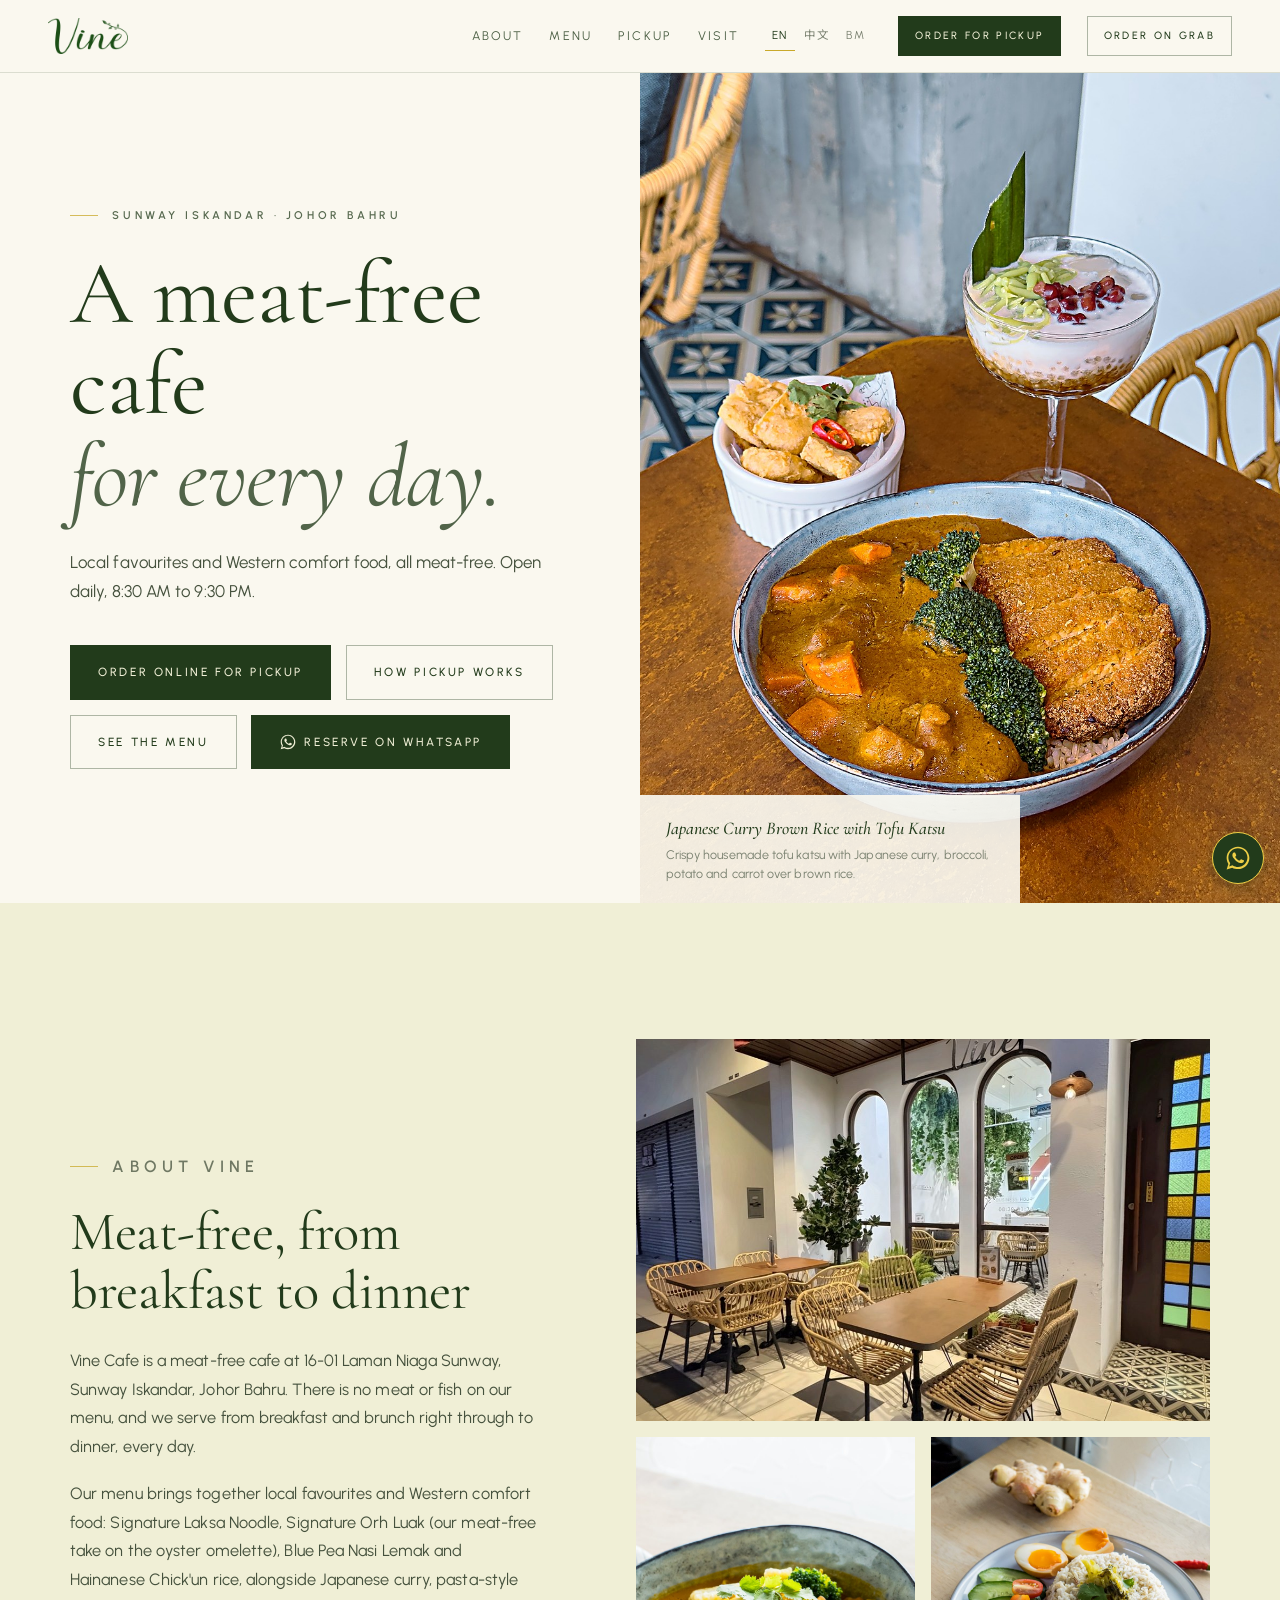
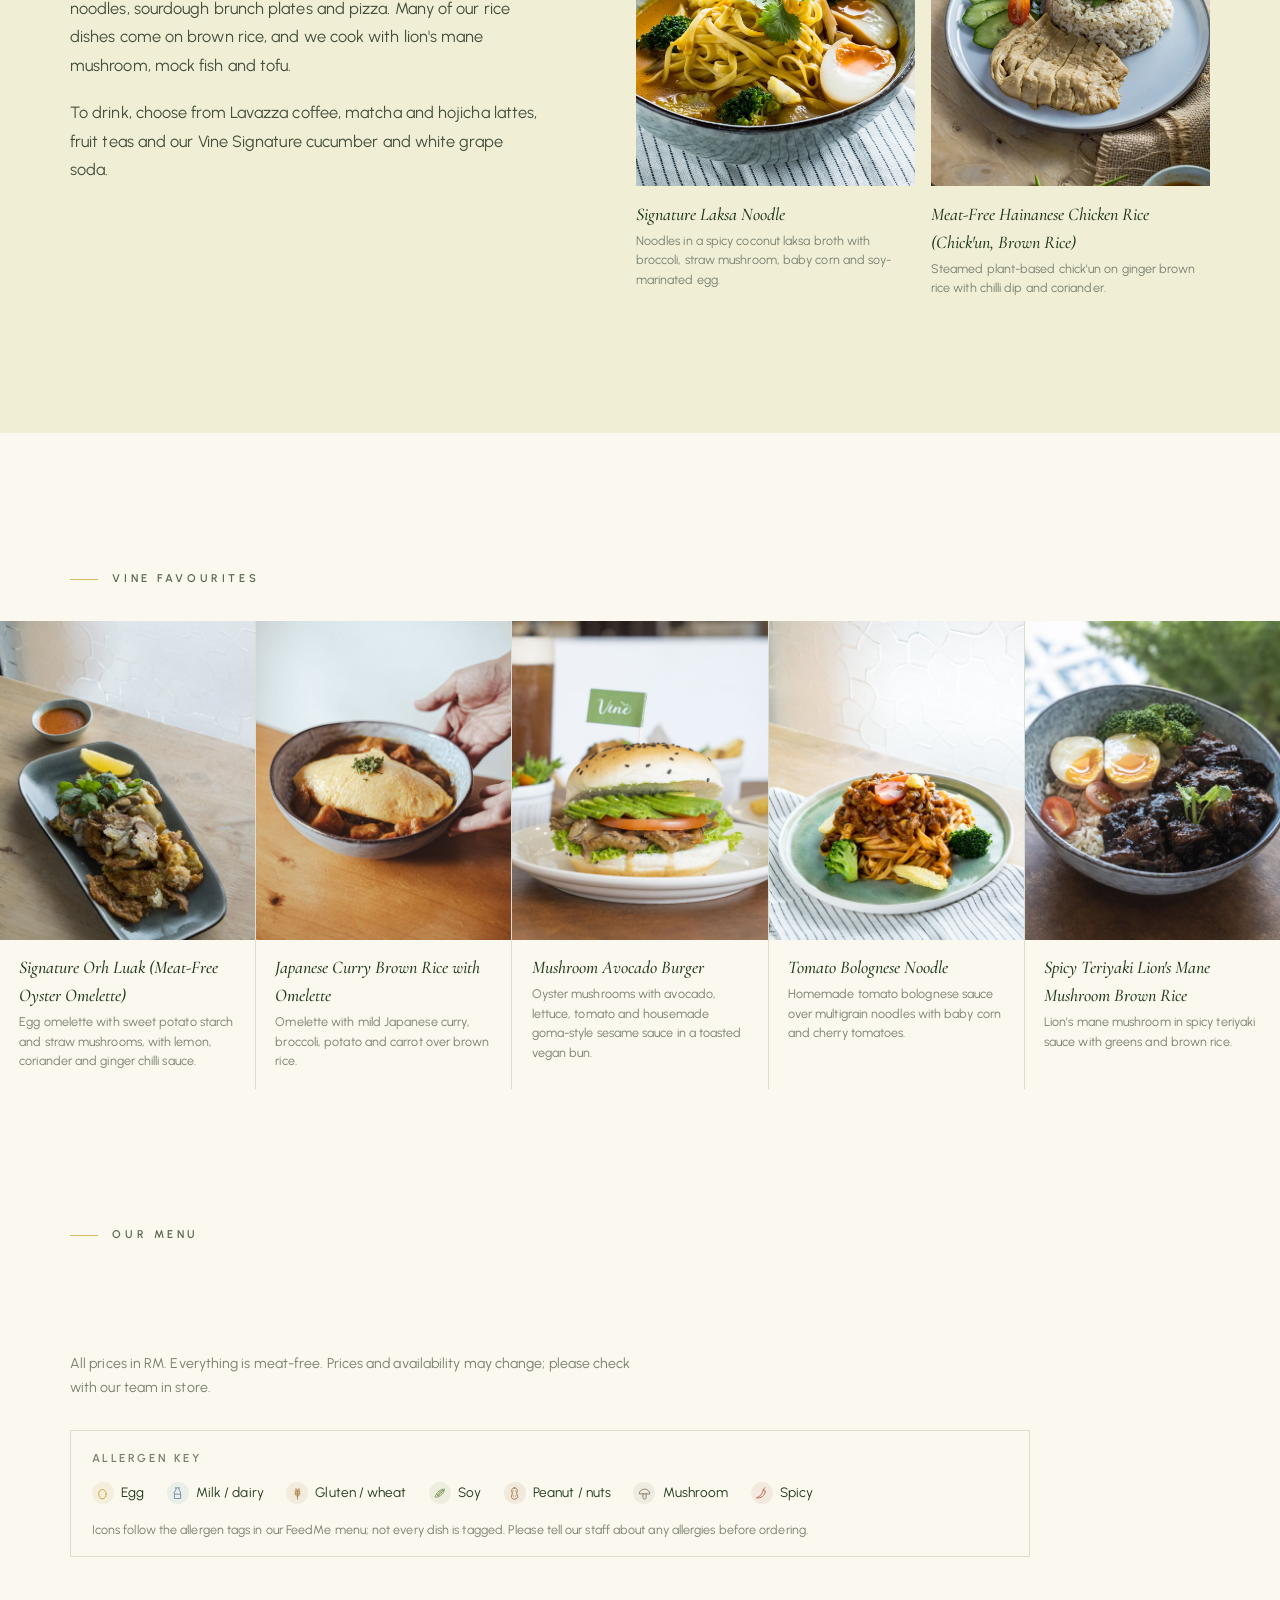
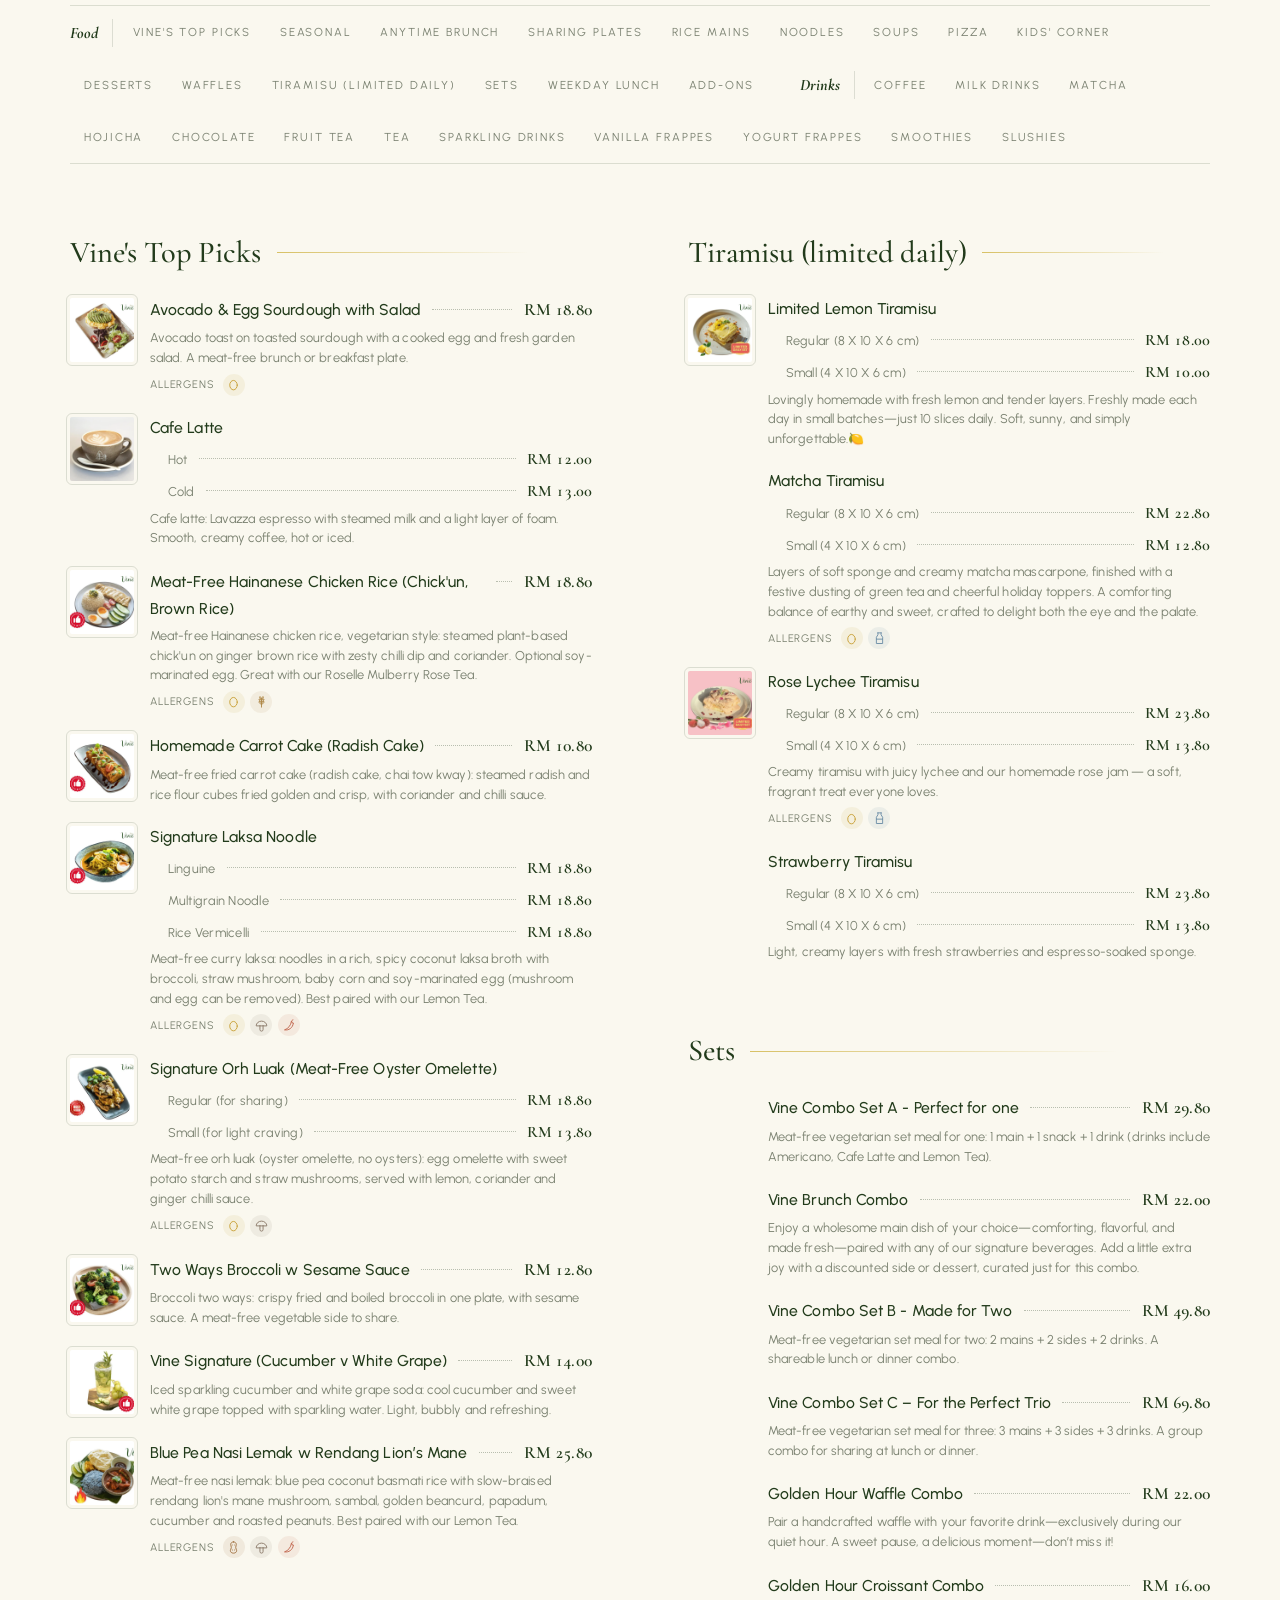
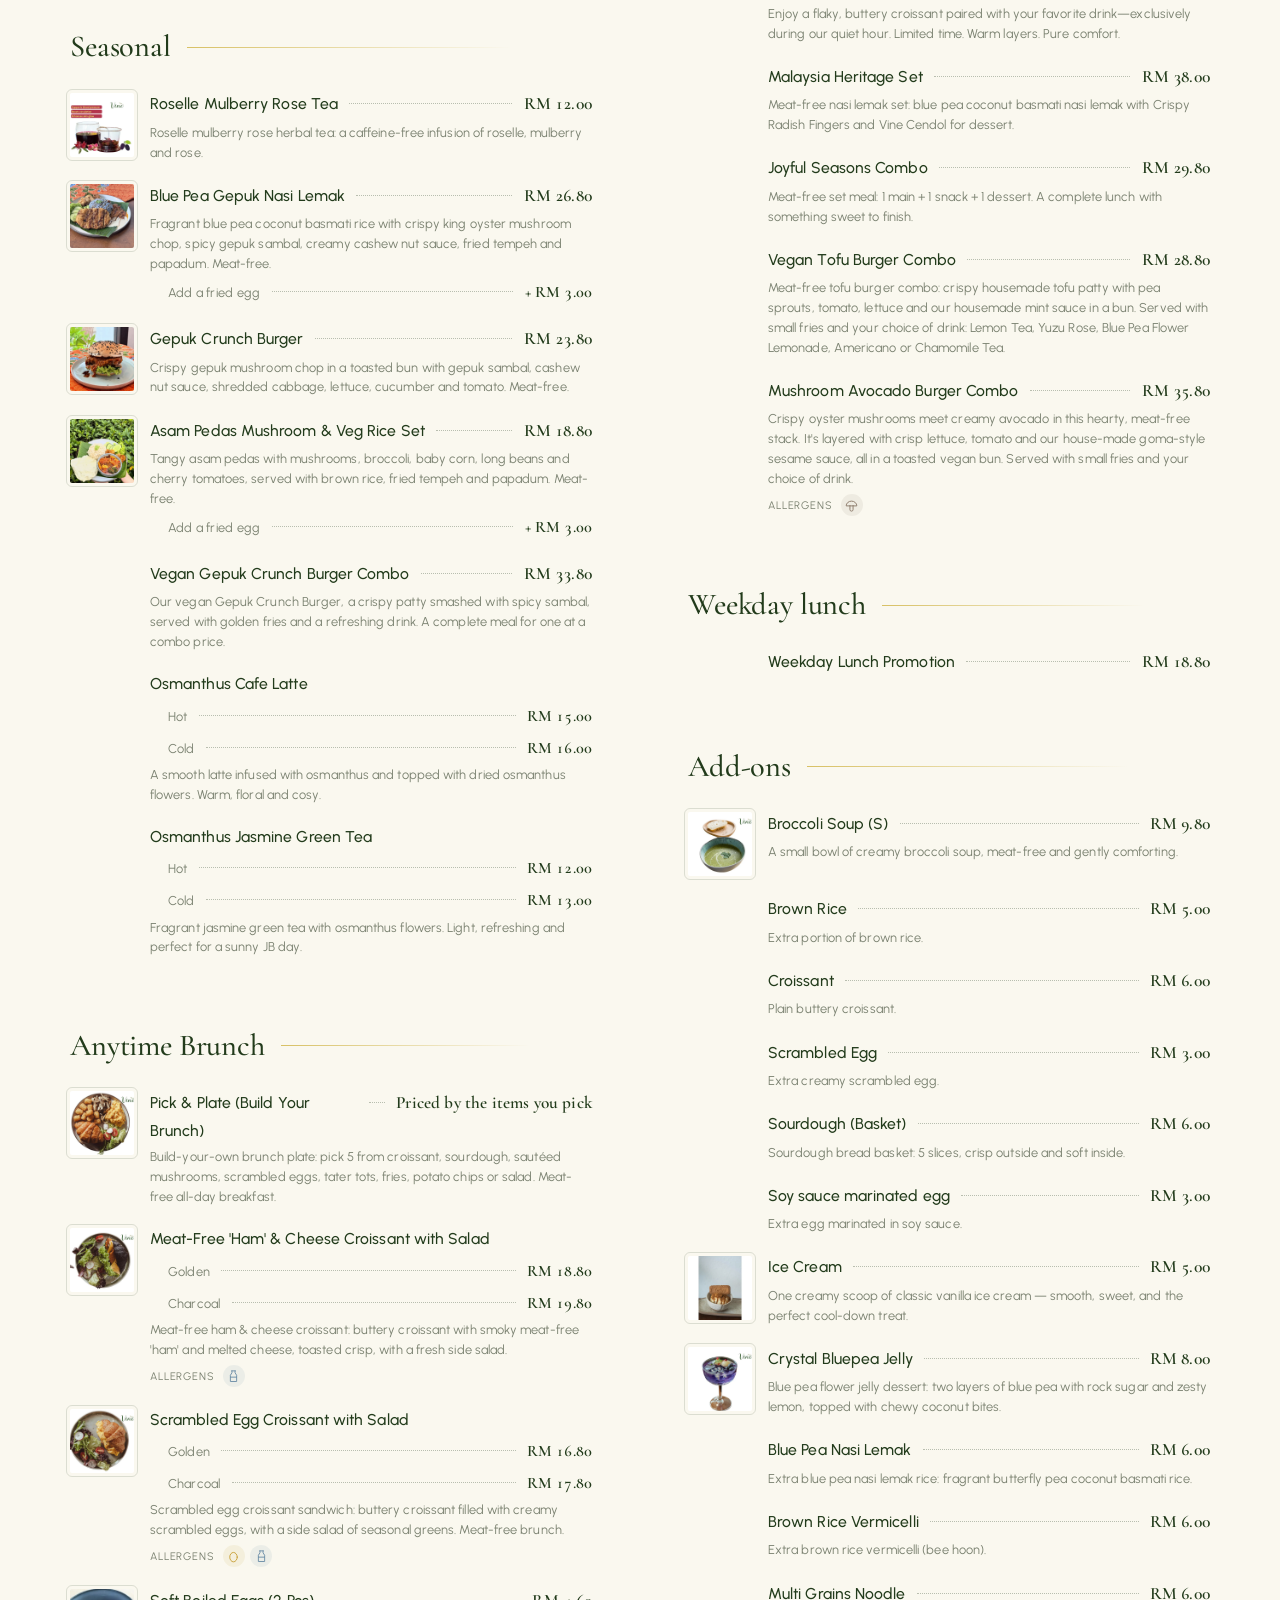
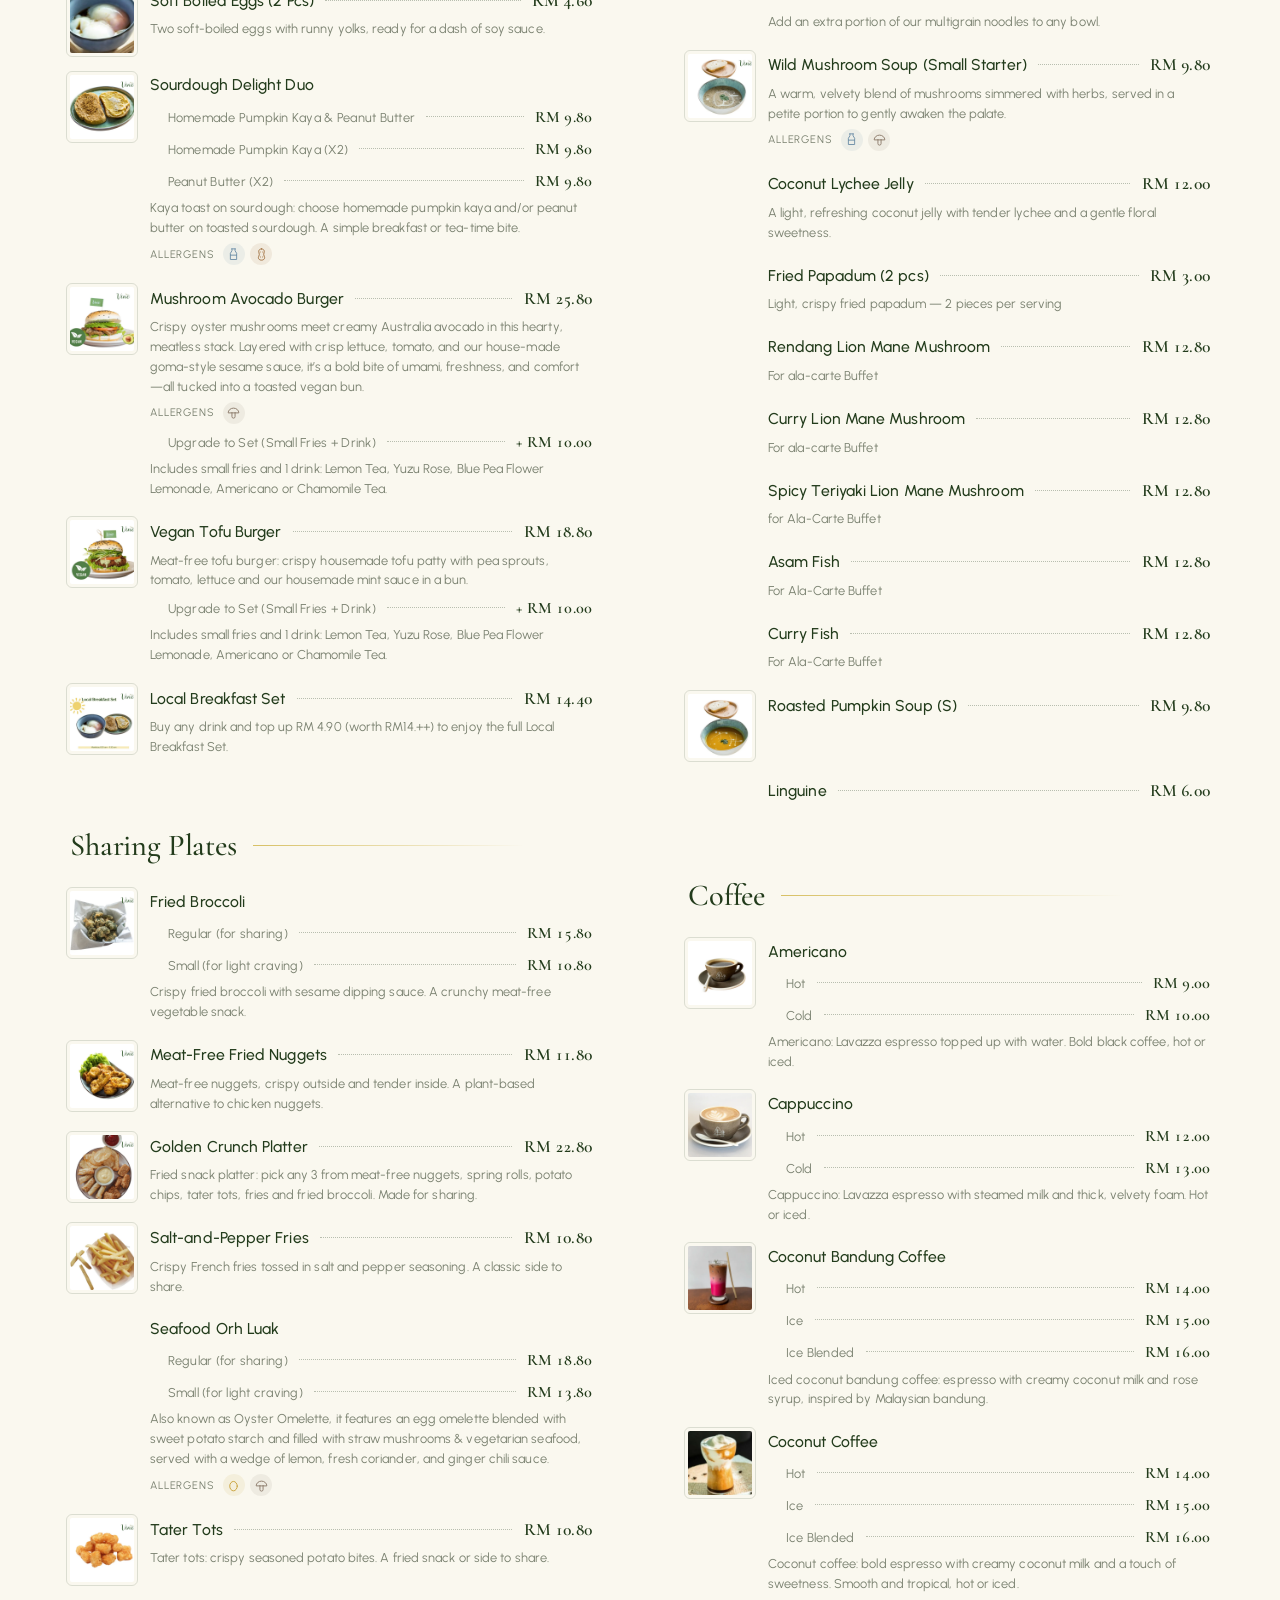
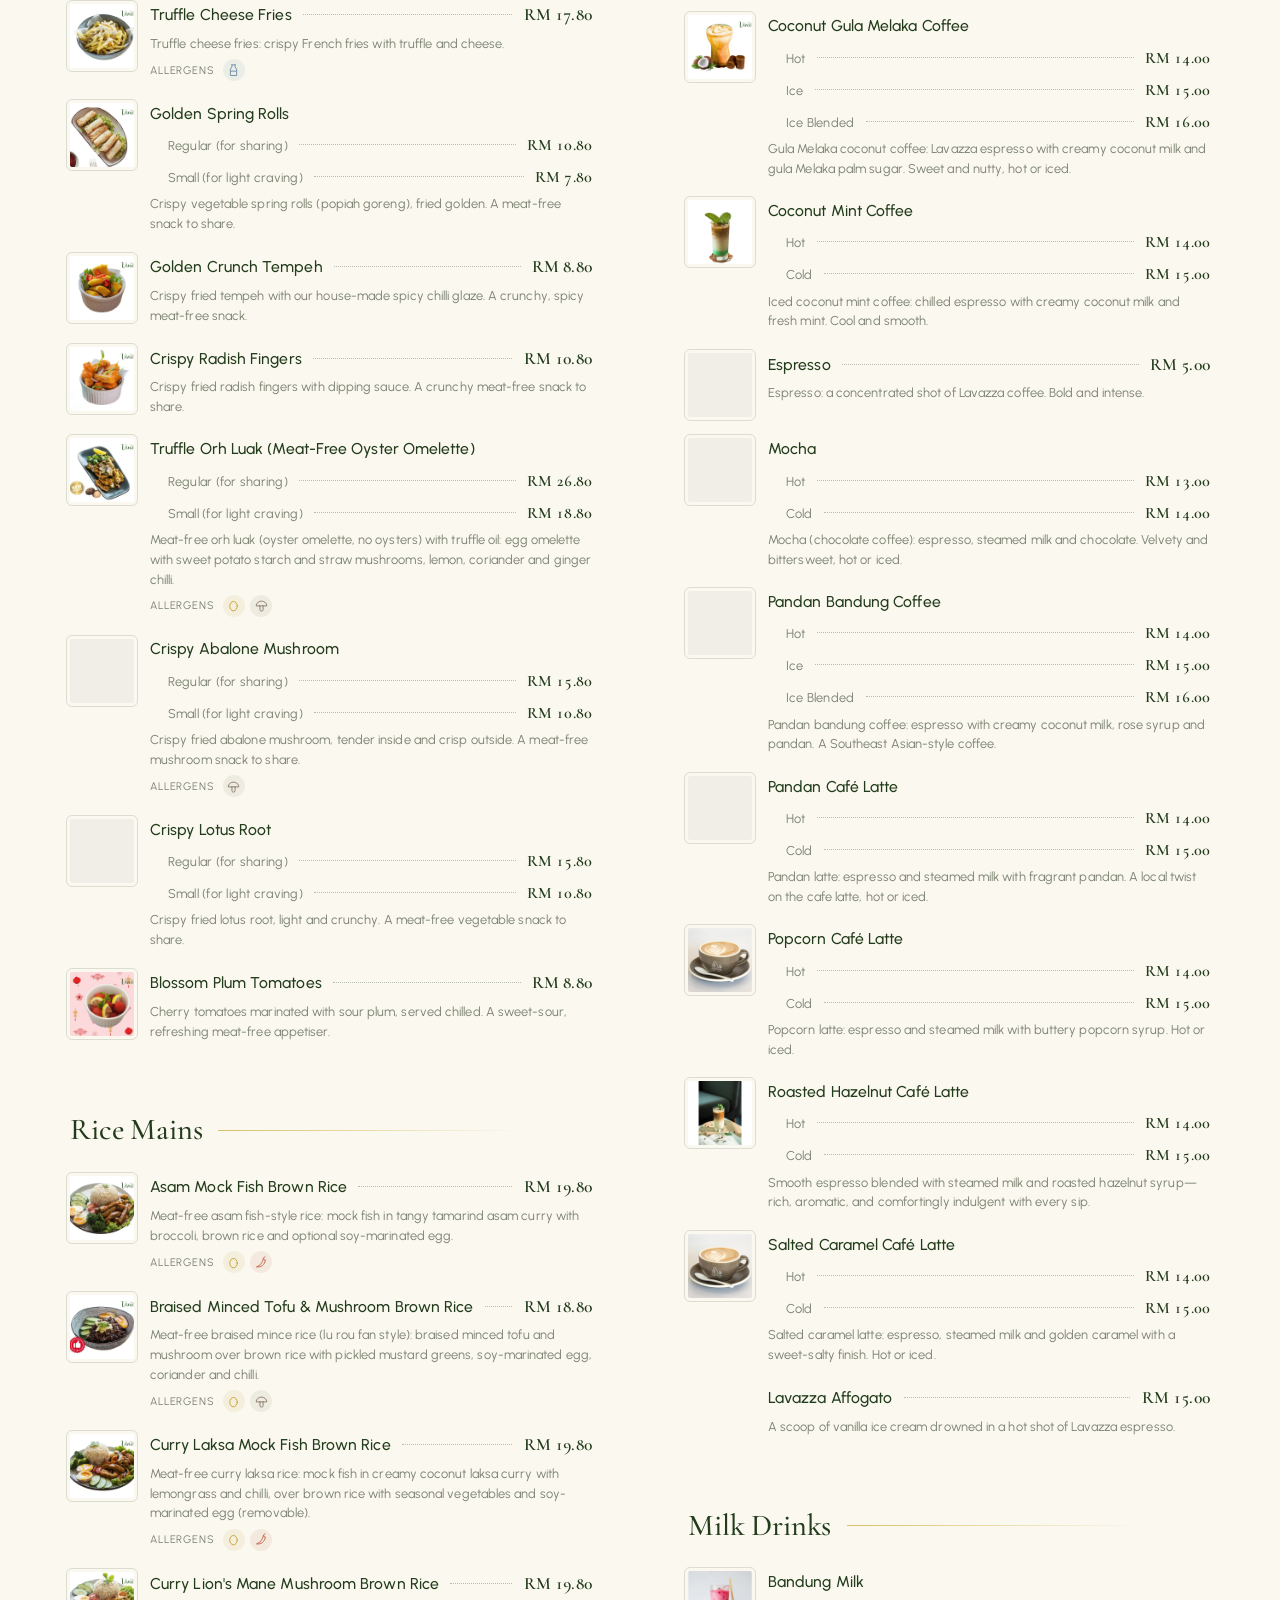
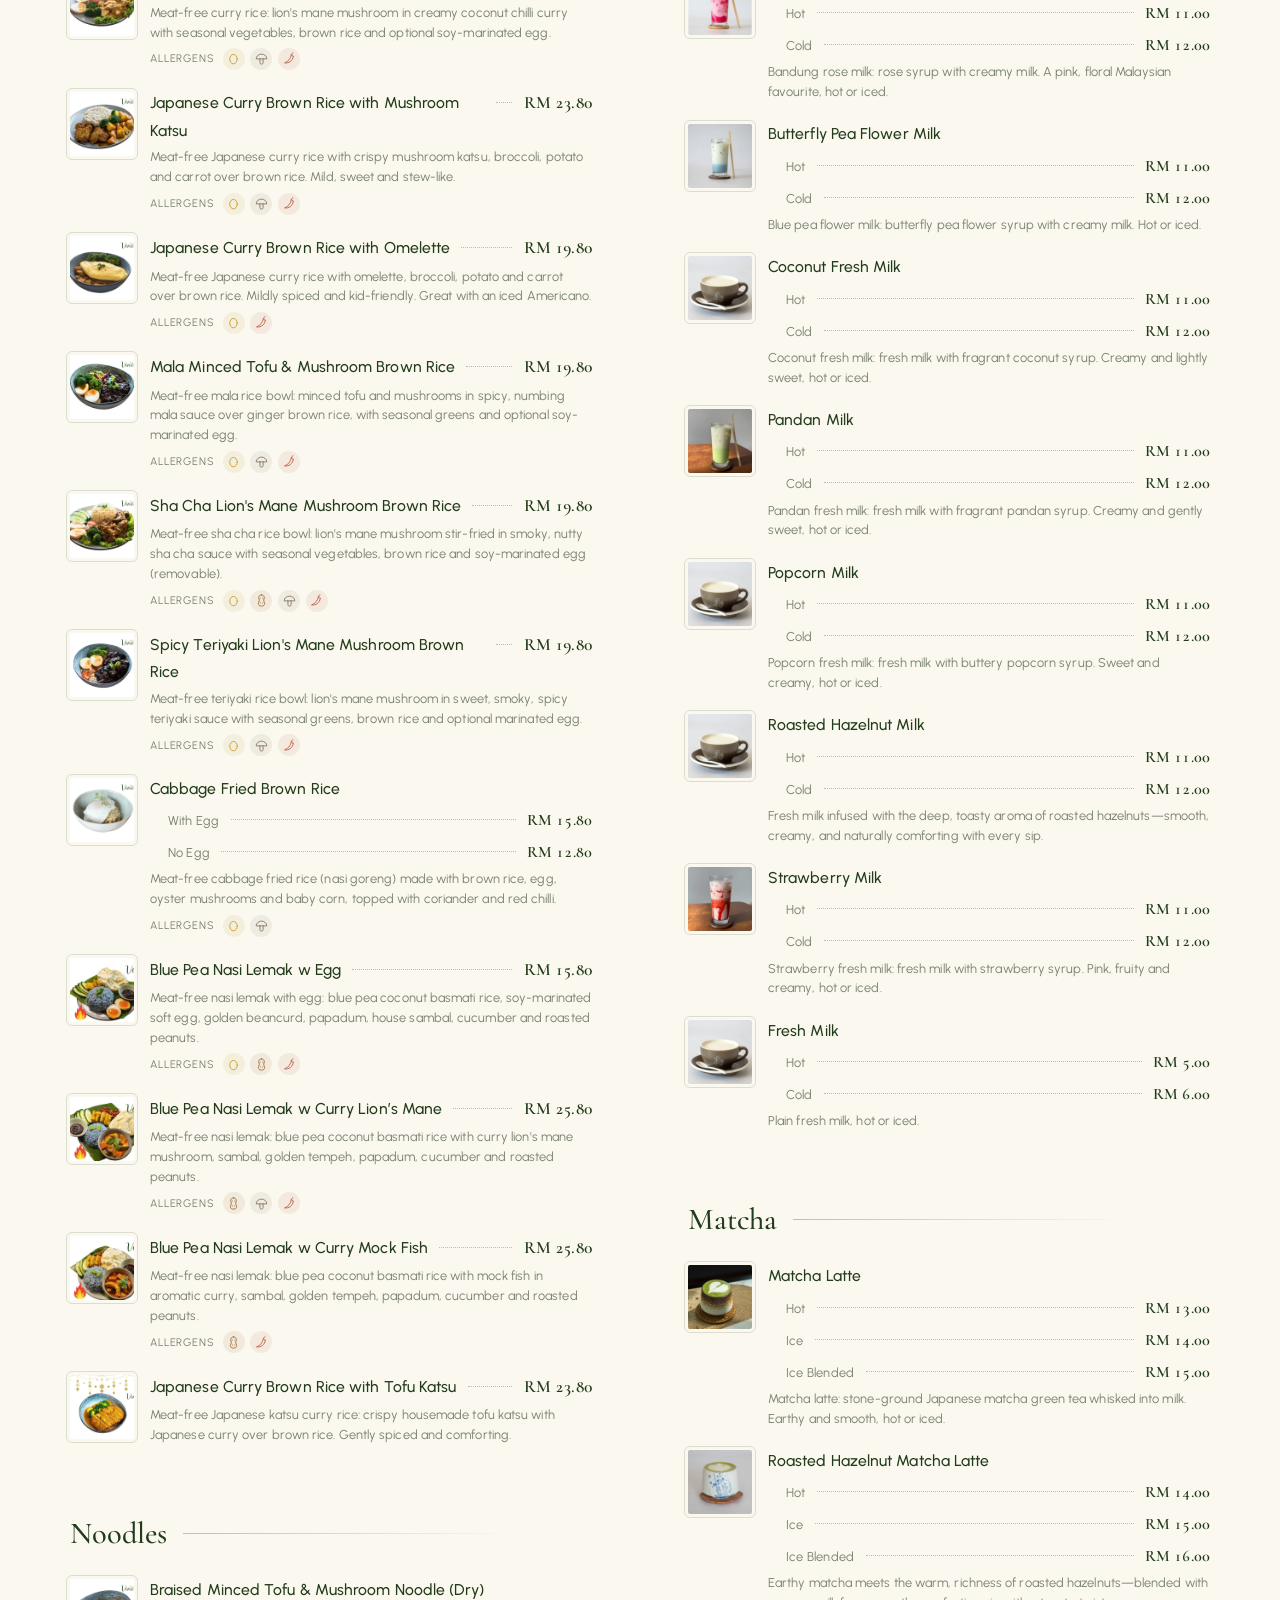
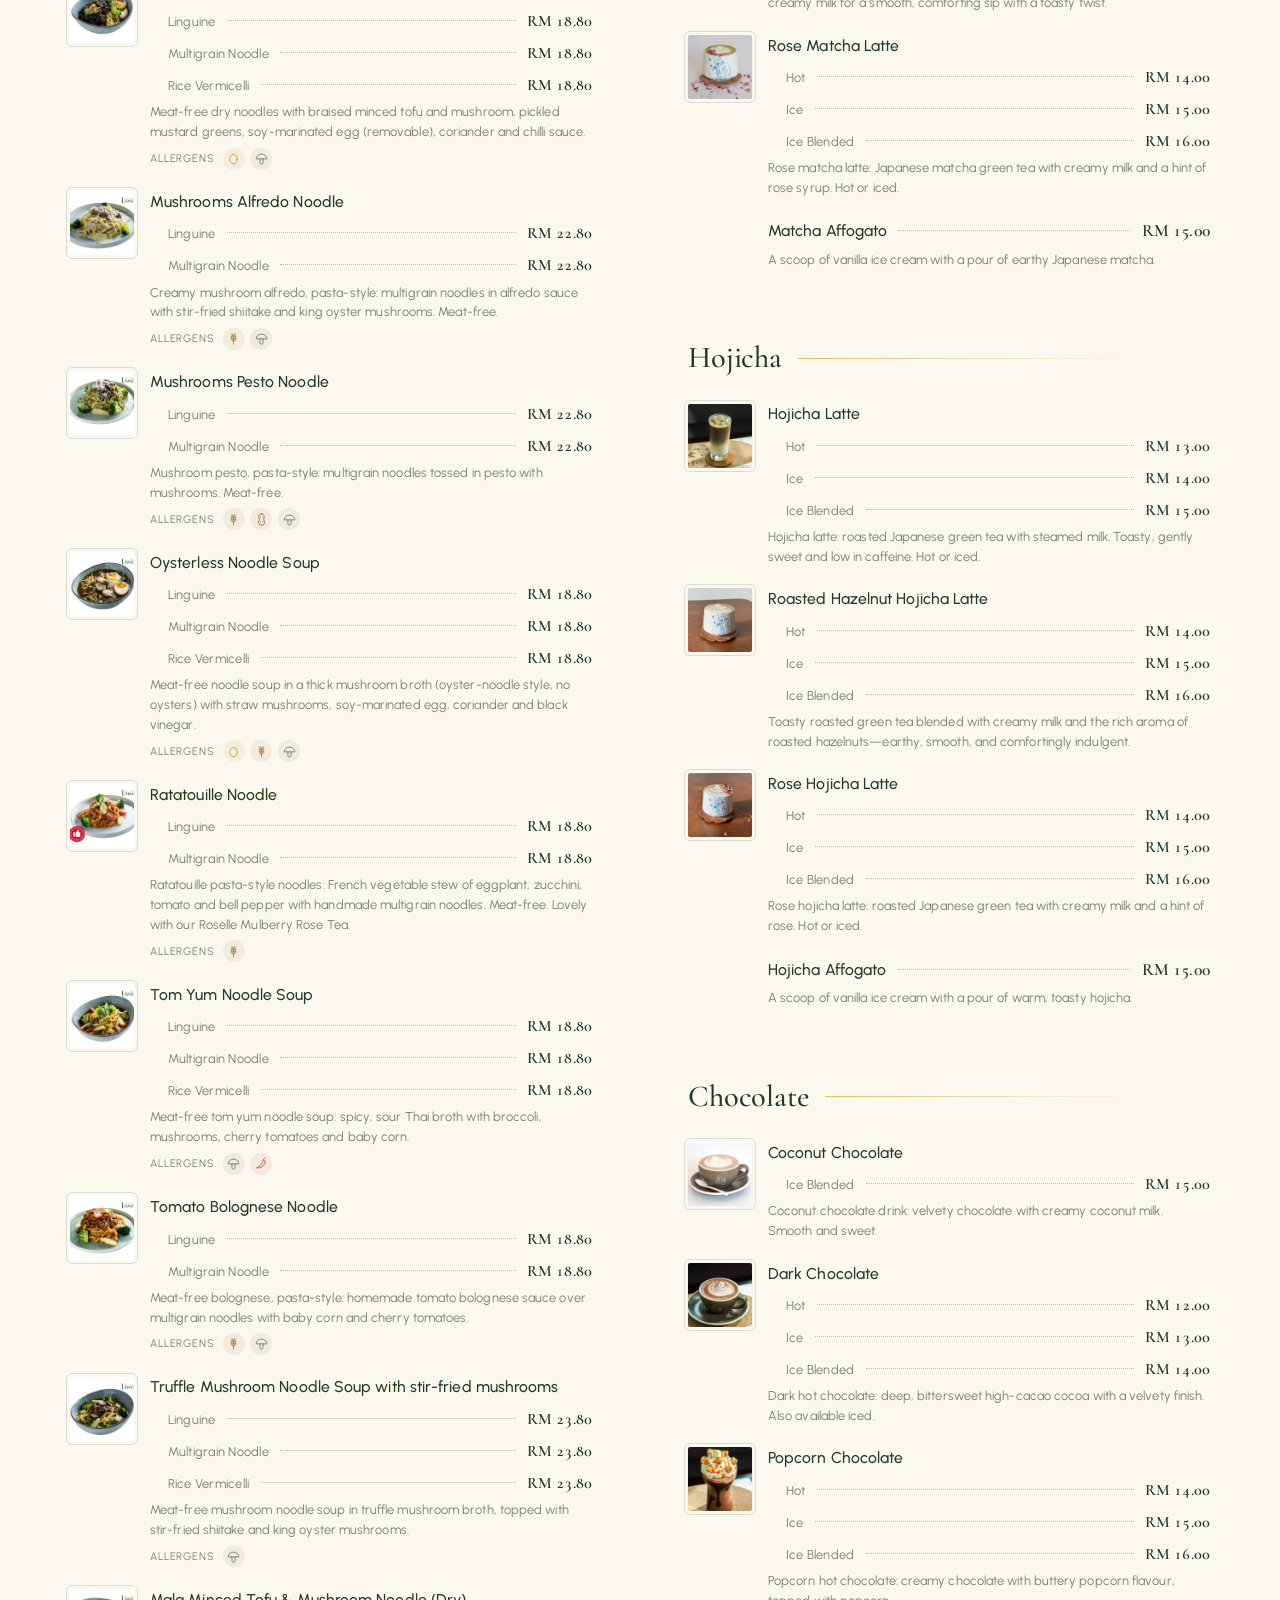
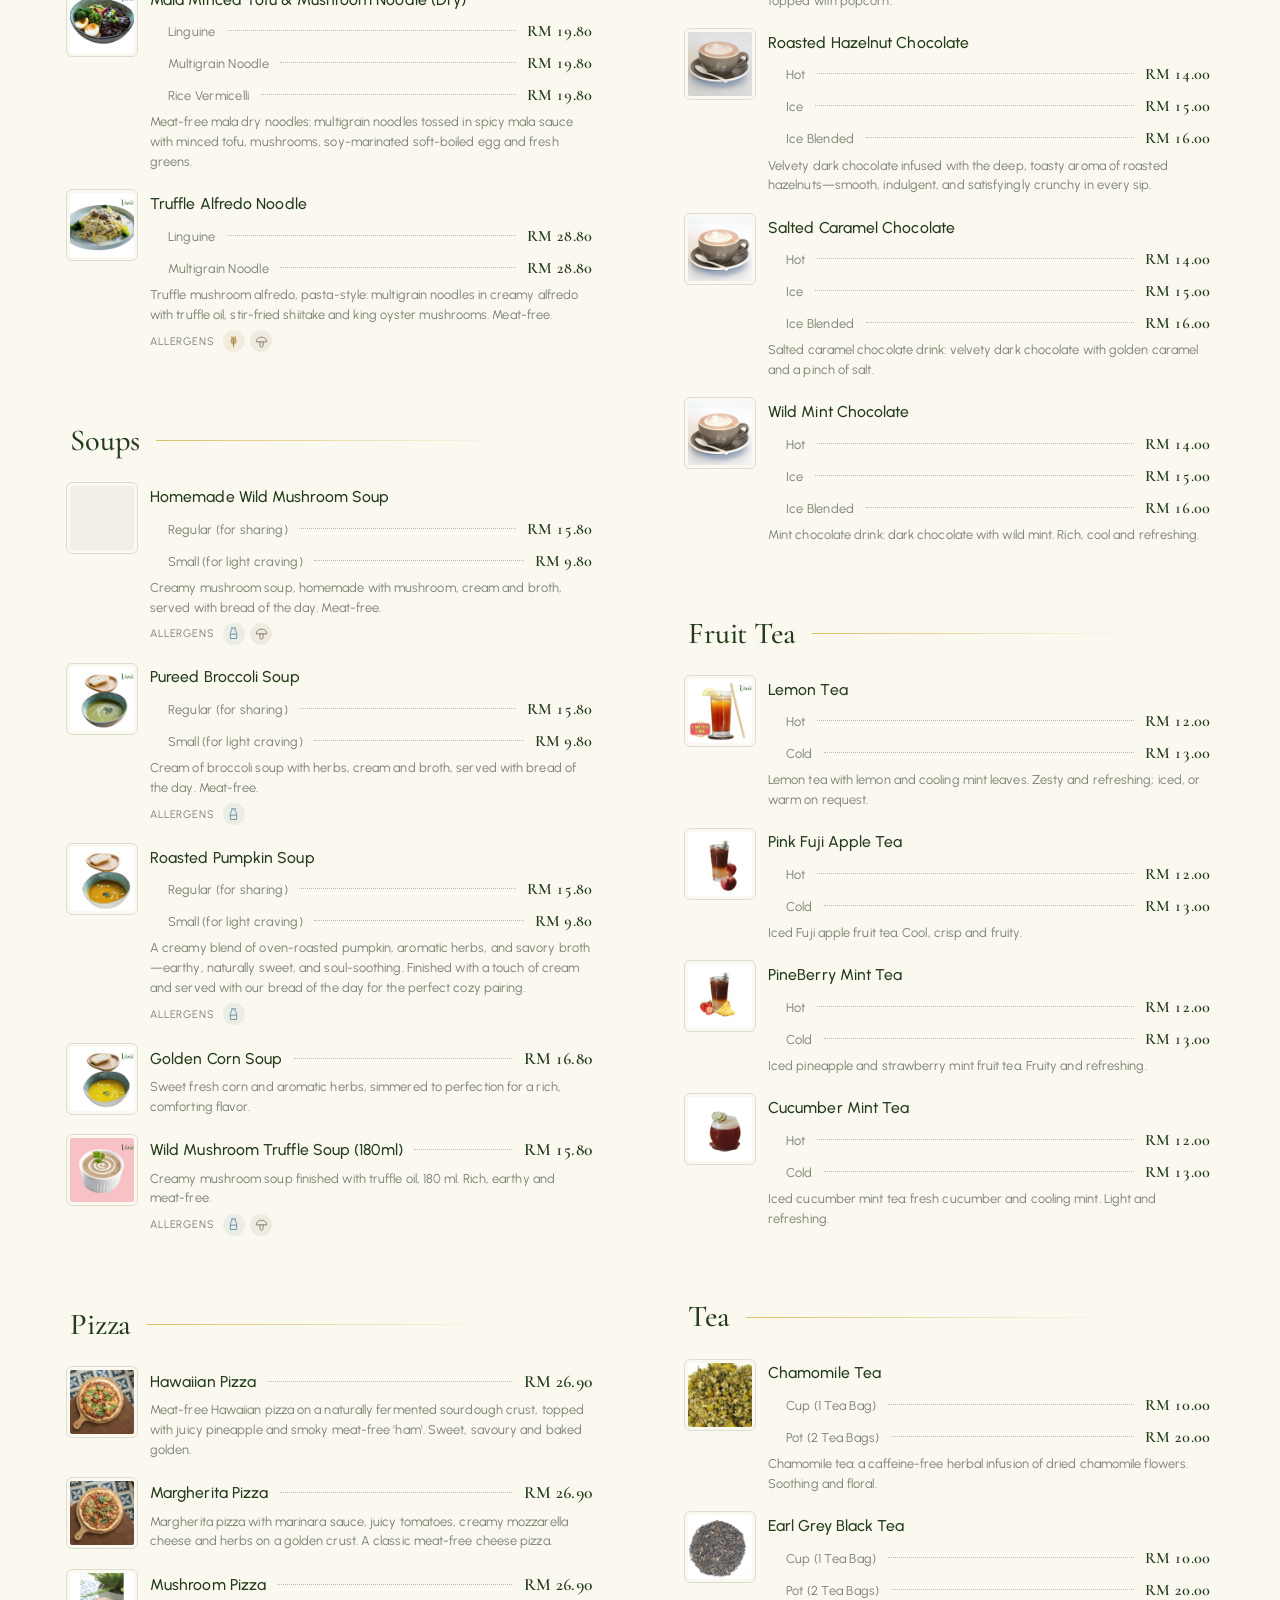
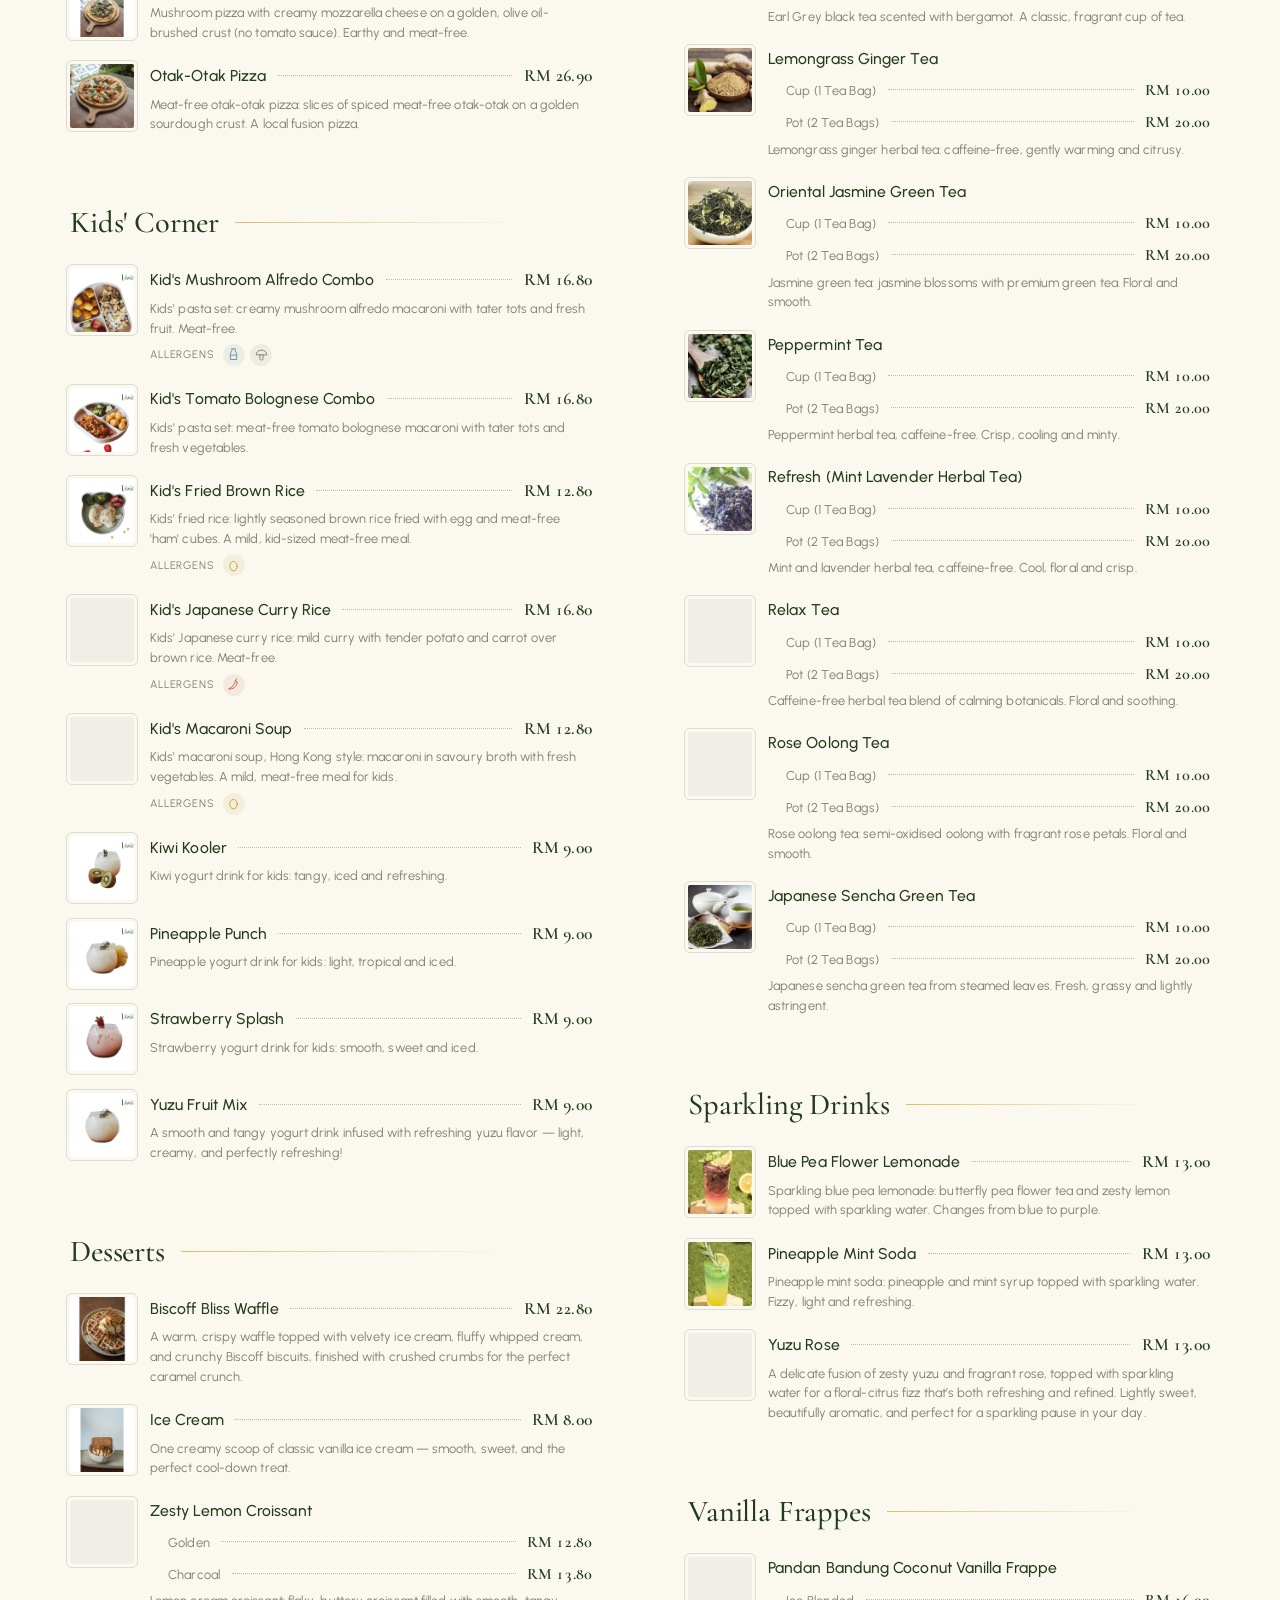
<file: index.html>
<!doctype html>
<html lang="en">
<head>
<meta charset="utf-8">
<meta name="viewport" content="width=device-width, initial-scale=1">
<!-- Google tag (gtag.js) -->
<script async src="https://www.googletagmanager.com/gtag/js?id=G-9BP1Q794FD"></script>
<script>
  window.dataLayer = window.dataLayer || [];
  function gtag(){dataLayer.push(arguments);}
  gtag('js', new Date());
  gtag('config', 'G-9BP1Q794FD');
</script>
<meta name="google-site-verification" content="kWtaLQxx0SNw-jAAVspEpLX6ufDPlx9d5ZUkQongnqo" />
<title>Vine Cafe | Meat-Free Cafe in Sunway Iskandar, Johor Bahru (JB)</title>
<meta name="description" content="Meat-free cafe in Sunway Iskandar, Iskandar Puteri, JB. Vegetarian food with vegan options: local favourites, brunch, pizza and coffee. Open daily 8:30 AM to 9:30 PM.">
<link rel="canonical" href="https://vine-cafe.com/">
<link rel="alternate" hreflang="en" href="https://vine-cafe.com/">
<link rel="alternate" hreflang="zh-Hans" href="https://vine-cafe.com/zh/">
<link rel="alternate" hreflang="ms" href="https://vine-cafe.com/ms/">
<link rel="alternate" hreflang="x-default" href="https://vine-cafe.com/">
<meta property="og:type" content="restaurant">
<meta property="og:site_name" content="Vine Cafe">
<meta property="og:url" content="https://vine-cafe.com/">
<meta property="og:title" content="Vine Cafe | Meat-Free Cafe in Sunway Iskandar, Johor Bahru (JB)">
<meta property="og:description" content="Meat-free cafe in Sunway Iskandar, Iskandar Puteri, JB. Vegetarian food with vegan options: local favourites, brunch, pizza and coffee. Open daily 8:30 AM to 9:30 PM.">
<meta property="og:locale" content="en_MY">
<meta property="og:locale:alternate" content="zh_CN">
<meta property="og:locale:alternate" content="ms_MY">
<meta property="og:image" content="https://vine-cafe.com/images/hero_curry_katsu.jpg">
<meta property="og:image:alt" content="Japanese Curry Brown Rice with Tofu Katsu">
<meta name="twitter:card" content="summary_large_image">
<meta name="theme-color" content="#223B1B">
<link rel="icon" href="images/vine_logo.png">
<link rel="preconnect" href="https://fonts.googleapis.com"><link rel="preconnect" href="https://fonts.gstatic.com" crossorigin>
<link href="https://fonts.googleapis.com/css2?family=Cormorant+Garamond:ital,wght@0,400;0,500;0,600;1,400;1,500&family=Urbanist:wght@400;500;600&family=Noto+Sans+SC:wght@400;500;700&family=Noto+Serif+SC:wght@400;500;600&display=swap" rel="stylesheet">
<link rel="stylesheet" href="styles.css">
<script type="application/ld+json">{"@context": "https://schema.org", "@type": "Restaurant", "name": "Vine Cafe", "url": "https://vine-cafe.com/", "telephone": "+60134144199", "image": "https://vine-cafe.com/images/hero_curry_katsu.jpg", "servesCuisine": "Vegetarian", "menu": "https://vine-cafe.com/#menu", "address": {"@type": "PostalAddress", "streetAddress": "16-01, Laman Niaga Sunway, Persiaran Medini 3, Sunway Iskandar", "postalCode": "79250", "addressLocality": "Iskandar Puteri", "addressRegion": "Johor", "addressCountry": "MY"}, "openingHours": "Mo-Su 08:30-21:30", "openingHoursSpecification": [{"@type": "OpeningHoursSpecification", "dayOfWeek": ["Monday", "Tuesday", "Wednesday", "Thursday", "Friday", "Saturday", "Sunday"], "opens": "08:30", "closes": "21:30"}], "sameAs": ["https://www.instagram.com/vinecafejb/", "https://www.facebook.com/vinecafejb/", "https://www.tiktok.com/@vinecafejb"], "inLanguage": "en"}</script>
<script>(function(){var q=new URLSearchParams(location.search).get('lang');var l=q||''||localStorage.getItem('vine_lang')||'en';if(['en','zh','ms'].indexOf(l)<0)l='en';document.documentElement.lang={en:'en',zh:'zh-Hans',ms:'ms'}[l];document.documentElement.dataset.lang=l;document.documentElement.classList.add('js');})();</script>
</head>
<body class="t-main">
<header class="top">
  <a class="brand" href="#top"><img src="images/vine_logo.png" alt="Vine Cafe logo" width="160" height="72"></a>
  <nav class="links"><a href="#about"><span data-i18n data-zh="关于我们" data-ms="Tentang Kami">About</span></a><a href="#menu"><span data-i18n data-zh="菜单" data-ms="Menu">Menu</span></a><a href="order/"><span data-i18n data-zh="自取" data-ms="Ambil sendiri">Pickup</span></a><a href="#visit"><span data-i18n data-zh="到访" data-ms="Lawati">Visit</span></a>
   <span class="lang" role="group" aria-label="Language"><button data-l="en" lang="en">EN</button><button data-l="zh" lang="zh-Hans">中文</button><button data-l="ms" lang="ms">BM</button></span>
   <a class="btn sm order" href="https://feedme.cc/63690347790c14001b624a60" target="_blank" rel="noopener"><span data-i18n data-zh="网上点餐自取" data-ms="Pesan ambil sendiri">Order for pickup</span></a>
   <a class="btn sm ghost" href="https://food.grab.com/my/en/restaurant/restaurant/1-C4DKAK4EA7LUEJ" target="_blank" rel="noopener"><span data-i18n data-zh="Grab 下单" data-ms="Pesan di Grab">Order on Grab</span></a></nav>
</header>
<main id="top">
<section class="hero">
  <div class="hero-text">
    <p class="kicker"><span data-i18n data-zh="Sunway Iskandar · 新山" data-ms="Sunway Iskandar · Johor Bahru">Sunway Iskandar · Johor Bahru</span></p>
    <h1><span data-i18n data-zh="一家素食咖啡馆，" data-ms="Kafe tanpa daging">A meat-free cafe</span> <em><span data-i18n data-zh="天天都欢迎你。" data-ms="untuk setiap hari.">for every day.</span></em></h1>
    <p class="lead"><span data-i18n data-zh="本地风味与西式家常料理，道道素食。每天营业，早上 8:30 至晚上 9:30。" data-ms="Hidangan kegemaran tempatan dan makanan Barat yang menyelerakan, semuanya tanpa daging. Dibuka setiap hari, 8:30 pagi hingga 9:30 malam.">Local favourites and Western comfort food, all meat-free. Open daily, 8:30 AM to 9:30 PM.</span></p>
    <div class="ctas"><a class="btn" href="https://feedme.cc/63690347790c14001b624a60" target="_blank" rel="noopener"><span data-i18n data-zh="网上点餐自取" data-ms="Pesan dalam talian untuk ambil sendiri">Order online for pickup</span></a><a class="btn ghost" href="order/"><span data-i18n data-zh="自取说明" data-ms="Cara ambil sendiri">How pickup works</span></a><a class="btn ghost" href="#menu"><span data-i18n data-zh="查看菜单" data-ms="Lihat menu">See the menu</span></a><a class="btn wa" href="https://wa.me/60134144199?text=Hi%20Vine%2C%20I%27d%20like%20to%20make%20a%20reservation." target="_blank" rel="noopener"><svg class="wa-ic" viewBox="0 0 32 32" width="18" height="18" aria-hidden="true" focusable="false"><path fill="currentColor" d="M16 3C8.8 3 3 8.7 3 15.8c0 2.5.7 4.9 2 7L3 29l6.4-2c2 1.1 4.3 1.7 6.6 1.7 7.2 0 13-5.7 13-12.8S23.2 3 16 3zm0 23.4c-2.1 0-4.1-.6-5.9-1.7l-.4-.3-3.8 1.2 1.2-3.7-.3-.4c-1.2-1.8-1.8-3.9-1.8-6 0-5.9 4.9-10.6 10.9-10.6s10.9 4.8 10.9 10.6S22 26.4 16 26.4zm6-7.9c-.3-.2-1.9-1-2.2-1.1-.3-.1-.5-.2-.7.2-.2.3-.8 1-1 1.2-.2.2-.4.2-.7.1-.3-.2-1.4-.5-2.6-1.6-1-.9-1.6-1.9-1.8-2.2-.2-.3 0-.5.1-.7l.5-.6c.2-.2.2-.4.3-.6.1-.2.1-.4 0-.6l-1-2.4c-.3-.6-.5-.5-.7-.5h-.6c-.2 0-.6.1-.9.4-.3.3-1.1 1.1-1.1 2.7s1.2 3.1 1.3 3.3c.2.2 2.3 3.5 5.5 4.9.8.3 1.4.5 1.9.7.8.2 1.5.2 2.1.1.6-.1 1.9-.8 2.2-1.5.3-.7.3-1.4.2-1.5-.1-.2-.3-.3-.6-.4z"/></svg><span data-i18n data-zh="透过 WhatsApp 订位" data-ms="Tempah melalui WhatsApp">Reserve on WhatsApp</span></a></div>
  </div>
  <div class="hero-img"><figure class="hero-fig"><picture><source media="(max-width:899px)" srcset="images/hero/hero_curry_katsu_mobile.jpg"><img src="images/hero_curry_katsu.jpg" fetchpriority="high" alt="Japanese Curry Brown Rice with Tofu Katsu" width="1040" height="1300"></picture><figcaption><b data-i18n data-zh="日式咖喱炸豆腐排糙米饭" data-ms="Nasi Perang Kari Jepun dengan Katsu Tauhu">Japanese Curry Brown Rice with Tofu Katsu</b><span class="cap-d" data-i18n data-zh="自制香脆炸豆腐排配日式咖喱、西兰花、马铃薯和胡萝卜，盖在糙米饭上。" data-ms="Katsu tauhu rangup buatan sendiri dengan kari Jepun, brokoli, kentang dan lobak merah atas nasi perang.">Crispy housemade tofu katsu with Japanese curry, broccoli, potato and carrot over brown rice.</span></figcaption></figure></div>
</section>
<section class="about" id="about">
  <div class="about-text">
    <p class="kicker"><span data-i18n data-zh="关于 Vine" data-ms="Tentang Vine">About Vine</span></p>
    <h2><span data-i18n data-zh="从早餐到晚餐，都是素食" data-ms="Tanpa daging, dari sarapan hingga makan malam">Meat-free, from breakfast to dinner</span></h2>
    <p><span data-i18n data-zh="Vine Cafe 是一家素食咖啡馆，位于新山 Sunway Iskandar 的 16-01 Laman Niaga Sunway。我们的菜单没有肉，也没有鱼；每天从早餐、早午餐一直供应到晚餐。" data-ms="Vine Cafe ialah kafe tanpa daging di 16-01 Laman Niaga Sunway, Sunway Iskandar, Johor Bahru. Tiada daging atau ikan dalam menu kami, dan kami menghidangkan makanan dari sarapan dan brunch hingga makan malam, setiap hari.">Vine Cafe is a meat-free cafe at 16-01 Laman Niaga Sunway, Sunway Iskandar, Johor Bahru. There is no meat or fish on our menu, and we serve from breakfast and brunch right through to dinner, every day.</span></p><p><span data-i18n data-zh="菜单结合本地风味与西式家常料理：招牌叻沙、招牌素蚝煎 Orh Luak、蝶豆花 Nasi Lemak、素海南鸡饭，还有日式咖喱、意面风味的面食、酸种面包早午餐和披萨。许多饭类配糙米饭，食材包括猴头菇、素鱼和豆腐。" data-ms="Menu kami menggabungkan hidangan kegemaran tempatan dan makanan Barat: Mi Laksa Istimewa, Orh Luak Istimewa (versi tanpa daging telur dadar tiram), Nasi Lemak Bunga Telang dan nasi ayam Hainan Chick&#x27;un, serta kari Jepun, mi gaya pasta, hidangan brunch sourdough dan piza. Banyak hidangan nasi kami disajikan dengan nasi perang, dan kami memasak dengan cendawan lion&#x27;s mane, ikan tiruan dan tauhu.">Our menu brings together local favourites and Western comfort food: Signature Laksa Noodle, Signature Orh Luak (our meat-free take on the oyster omelette), Blue Pea Nasi Lemak and Hainanese Chick&#x27;un rice, alongside Japanese curry, pasta-style noodles, sourdough brunch plates and pizza. Many of our rice dishes come on brown rice, and we cook with lion&#x27;s mane mushroom, mock fish and tofu.</span></p><p><span data-i18n data-zh="饮品方面，有 Lavazza 咖啡、抹茶与焙茶拿铁、水果茶，以及我们的 Vine 招牌青瓜白葡萄苏打。" data-ms="Untuk minuman, pilih kopi Lavazza, latte matcha dan hojicha, teh buah dan soda timun dan anggur putih Vine Signature kami.">To drink, choose from Lavazza coffee, matcha and hojicha lattes, fruit teas and our Vine Signature cucumber and white grape soda.</span></p>
  </div>
  <div class="gallery">
    <figure><img src="images/interior.jpg" alt="Inside Vine Cafe" loading="lazy" width="1080" height="1350"></figure>
    <figure><img src="images/laksa.jpg" alt="Signature Laksa Noodle" loading="lazy" width="1040" height="1300"><figcaption><b data-i18n data-zh="招牌椰香叻沙" data-ms="Mi Laksa Istimewa">Signature Laksa Noodle</b><span class="cap-d" data-i18n data-zh="香辣椰浆叻沙汤面，配西兰花、草菇、玉米笋和酱油卤蛋。" data-ms="Mi dalam kuah laksa santan pedas dengan brokoli, cendawan jerami, jagung muda dan telur rendam kicap.">Noodles in a spicy coconut laksa broth with broccoli, straw mushroom, baby corn and soy-marinated egg.</span></figcaption></figure><figure><img src="images/chickun_rice_owner.jpg" alt="Meat-Free Hainanese Chicken Rice (Chick&#x27;un, Brown Rice)" loading="lazy" width="1040" height="1300"><figcaption><b data-i18n data-zh="素海南鸡饭（素鸡，糙米）" data-ms="Nasi Ayam Hainan Tanpa Daging (Chick&#x27;un, Nasi Perang)">Meat-Free Hainanese Chicken Rice (Chick&#x27;un, Brown Rice)</b><span class="cap-d" data-i18n data-zh="蒸素鸡配姜味糙米饭、辣椒蘸酱和芫荽。" data-ms="Chick&#x27;un berasaskan tumbuhan yang dikukus, atas nasi perang halia dengan cili celup dan ketumbar.">Steamed plant-based chick&#x27;un on ginger brown rice with chilli dip and coriander.</span></figcaption></figure>
  </div>
</section>
<p class="kicker strip-k"><span data-i18n data-zh="Vine 人气之选" data-ms="Kegemaran Vine">Vine favourites</span></p>
<section class="strip" aria-label="Vine favourites"><figure><img src="images/orh_luak.jpg" alt="Signature Orh Luak (Meat-Free Oyster Omelette)" loading="lazy" width="1040" height="1300"><figcaption><b data-i18n data-zh="招牌素蚝煎 Orh Luak" data-ms="Orh Luak Istimewa (Telur Dadar Tiram Tanpa Daging)">Signature Orh Luak (Meat-Free Oyster Omelette)</b><span class="cap-d" data-i18n data-zh="蛋煎加番薯粉与草菇，配柠檬、芫荽和姜辣椒酱。" data-ms="Telur dadar dengan kanji ubi keledek dan cendawan jerami, dihidang bersama lemon, ketumbar dan sos cili halia.">Egg omelette with sweet potato starch and straw mushrooms, with lemon, coriander and ginger chilli sauce.</span></figcaption></figure><figure><img src="images/curry_omelette_owner.jpg" alt="Japanese Curry Brown Rice with Omelette" loading="lazy" width="1040" height="1300"><figcaption><b data-i18n data-zh="日式咖喱蛋包糙米饭" data-ms="Nasi Perang Kari Jepun dengan Telur Dadar">Japanese Curry Brown Rice with Omelette</b><span class="cap-d" data-i18n data-zh="蛋包配温和日式咖喱、西兰花、马铃薯和胡萝卜，盖在糙米饭上。" data-ms="Telur dadar dengan kari Jepun yang lembut, brokoli, kentang dan lobak merah atas nasi perang.">Omelette with mild Japanese curry, broccoli, potato and carrot over brown rice.</span></figcaption></figure><figure><img src="images/mushroom_avocado_burger.jpg" alt="Mushroom Avocado Burger" loading="lazy" width="1040" height="1300"><figcaption><b data-i18n data-zh="蘑菇牛油果汉堡" data-ms="Burger Cendawan Avokado">Mushroom Avocado Burger</b><span class="cap-d" data-i18n data-zh="平菇配牛油果、生菜、番茄和自制芝麻酱，夹在烤香的纯素面包中。" data-ms="Cendawan tiram dengan avokado, salad, tomato dan sos bijan gaya goma buatan sendiri dalam roti vegan bakar.">Oyster mushrooms with avocado, lettuce, tomato and housemade goma-style sesame sauce in a toasted vegan bun.</span></figcaption></figure><figure><img src="images/bolognese.jpg" alt="Tomato Bolognese Noodle" loading="lazy" width="1040" height="1300"><figcaption><b data-i18n data-zh="番茄波隆那面" data-ms="Mi Bolognese Tomato">Tomato Bolognese Noodle</b><span class="cap-d" data-i18n data-zh="自制番茄波隆那酱拌杂粮面，配玉米笋和小番茄。" data-ms="Sos bolognese tomato buatan sendiri atas mi bijirin dengan jagung muda dan tomato ceri.">Homemade tomato bolognese sauce over multigrain noodles with baby corn and cherry tomatoes.</span></figcaption></figure><figure><img src="images/teriyaki.jpg" alt="Spicy Teriyaki Lion&#x27;s Mane Mushroom Brown Rice" loading="lazy" width="1040" height="1300"><figcaption><b data-i18n data-zh="香辣照烧猴头菇糙米饭" data-ms="Nasi Perang Cendawan Lion&#x27;s Mane Teriyaki Pedas">Spicy Teriyaki Lion&#x27;s Mane Mushroom Brown Rice</b><span class="cap-d" data-i18n data-zh="香辣照烧猴头菇，配蔬菜和糙米饭。" data-ms="Cendawan lion&#x27;s mane dalam sos teriyaki pedas dengan sayur-sayuran dan nasi perang.">Lion&#x27;s mane mushroom in spicy teriyaki sauce with greens and brown rice.</span></figcaption></figure></section>
<section class="menu" id="menu">
  <p class="kicker"><span data-i18n data-zh="我们的菜单" data-ms="Menu kami">Our menu</span></p>
  <h2><span data-i18n data-zh="菜单" data-ms="Menu">Menu</span></h2>
  <p class="note"><span data-i18n data-zh="价格以马币（RM）计。所有餐点均为素食。价格与供应或有变动，请向店内同事确认。" data-ms="Semua harga dalam RM. Semua hidangan tanpa daging. Harga dan ketersediaan mungkin berubah; sila semak dengan pasukan kami di kedai.">All prices in RM. Everything is meat-free. Prices and availability may change; please check with our team in store.</span></p>
  <aside class="al-legend" aria-label="Allergen key"><h4 data-i18n data-zh="过敏原说明" data-ms="Petunjuk alergen">Allergen key</h4><ul><li><span class="al al-egg" style="--alc:#C9A23A" role="img" aria-label="Egg" title="Egg" data-zh="鸡蛋" data-ms="Telur"><svg viewBox="0 0 24 24" width="16" height="16" aria-hidden="true" fill="none" stroke="currentColor" stroke-width="1.5" stroke-linecap="round" stroke-linejoin="round"><ellipse cx="12" cy="13" rx="6" ry="7.5"/></svg></span><span data-i18n data-zh="鸡蛋" data-ms="Telur">Egg</span></li><li><span class="al al-milk" style="--alc:#6E8FA8" role="img" aria-label="Milk / dairy" title="Milk / dairy" data-zh="牛奶／乳制品" data-ms="Susu / tenusu"><svg viewBox="0 0 24 24" width="16" height="16" aria-hidden="true" fill="none" stroke="currentColor" stroke-width="1.5" stroke-linecap="round" stroke-linejoin="round"><path d="M9 3h6M9.5 3v3L7 10v10h10V10l-2.5-4V3"/><path d="M7 13h10"/></svg></span><span data-i18n data-zh="牛奶／乳制品" data-ms="Susu / tenusu">Milk / dairy</span></li><li><span class="al al-gluten" style="--alc:#B08A4A" role="img" aria-label="Gluten / wheat" title="Gluten / wheat" data-zh="麸质／小麦" data-ms="Gluten / gandum"><svg viewBox="0 0 24 24" width="16" height="16" aria-hidden="true" fill="none" stroke="currentColor" stroke-width="1.5" stroke-linecap="round" stroke-linejoin="round"><path d="M12 21V8"/><path d="M12 12c-2.5 0-4-1.5-4-4 2.5 0 4 1.5 4 4zM12 12c2.5 0 4-1.5 4-4-2.5 0-4 1.5-4 4zM12 8c-2 0-3-1.5-3-3.5 2 0 3 1.5 3 3.5zM12 8c2 0 3-1.5 3-3.5-2 0-3 1.5-3 3.5zM12 16c-2.5 0-4-1.5-4-4 2.5 0 4 1.5 4 4zM12 16c2.5 0 4-1.5 4-4-2.5 0-4 1.5-4 4z"/></svg></span><span data-i18n data-zh="麸质／小麦" data-ms="Gluten / gandum">Gluten / wheat</span></li><li><span class="al al-soy" style="--alc:#7C9A5B" role="img" aria-label="Soy" title="Soy" data-zh="大豆" data-ms="Soya"><svg viewBox="0 0 24 24" width="16" height="16" aria-hidden="true" fill="none" stroke="currentColor" stroke-width="1.5" stroke-linecap="round" stroke-linejoin="round"><path d="M5 17c3-8 9-12 15-12-1 7-6 12-13 13z"/><circle cx="10" cy="14" r="1.6"/><circle cx="13.5" cy="10.5" r="1.6"/><circle cx="16.5" cy="7.5" r="1.3"/></svg></span><span data-i18n data-zh="大豆" data-ms="Soya">Soy</span></li><li><span class="al al-peanut" style="--alc:#A0703F" role="img" aria-label="Peanut / nuts" title="Peanut / nuts" data-zh="花生／坚果" data-ms="Kacang tanah / kekacang"><svg viewBox="0 0 24 24" width="16" height="16" aria-hidden="true" fill="none" stroke="currentColor" stroke-width="1.5" stroke-linecap="round" stroke-linejoin="round"><path d="M12 3c2.8 0 4.5 2 4.5 4.3 0 1.6-1 2.4-1 4.7s1.5 3 1.5 5c0 2.6-2.2 4-5 4s-5-1.4-5-4c0-2 1.5-2.7 1.5-5S7.5 8.9 7.5 7.3C7.5 5 9.2 3 12 3z"/><path d="M10 8h.01M14 8h.01M10.5 16h.01M13.5 16h.01"/></svg></span><span data-i18n data-zh="花生／坚果" data-ms="Kacang tanah / kekacang">Peanut / nuts</span></li><li><span class="al al-mushroom" style="--alc:#8C7B6B" role="img" aria-label="Mushroom" title="Mushroom" data-zh="蘑菇" data-ms="Cendawan"><svg viewBox="0 0 24 24" width="16" height="16" aria-hidden="true" fill="none" stroke="currentColor" stroke-width="1.5" stroke-linecap="round" stroke-linejoin="round"><path d="M3.5 12a8.5 7 0 0 1 17 0z"/><path d="M9.5 12v6.5a2.5 2.5 0 0 0 5 0V12"/></svg></span><span data-i18n data-zh="蘑菇" data-ms="Cendawan">Mushroom</span></li><li><span class="al al-spicy" style="--alc:#C2674F" role="img" aria-label="Spicy" title="Spicy" data-zh="辣" data-ms="Pedas"><svg viewBox="0 0 24 24" width="16" height="16" aria-hidden="true" fill="none" stroke="currentColor" stroke-width="1.5" stroke-linecap="round" stroke-linejoin="round"><path d="M15 6c-1 6-5 11-11 13 7 1 13-3 14-10"/><path d="M15 6c1.5 0 3 1 3 3M15 6c0-1.5 1-2.5 2.5-3"/></svg></span><span data-i18n data-zh="辣" data-ms="Pedas">Spicy</span></li></ul><p class="al-note" data-i18n data-zh="图标依据我们 FeedMe 菜单中的过敏原标注；并非每道菜都有标注。点餐前请告知店员您的任何过敏情况。" data-ms="Ikon mengikut tanda alergen dalam menu FeedMe kami; bukan semua hidangan ditanda. Sila maklumkan kakitangan kami tentang sebarang alahan sebelum memesan.">Icons follow the allergen tags in our FeedMe menu; not every dish is tagged. Please tell our staff about any allergies before ordering.</p></aside><nav class="catnav" aria-label="Menu categories"><b class="navlab" data-i18n data-zh="餐点" data-ms="Makanan">Food</b><a href="#m-vine-s-top-picks"><span data-i18n data-zh="Vine 精选" data-ms="Pilihan Utama Vine">Vine&#x27;s Top Picks</span></a><a href="#m-seasonal-menu"><span data-i18n data-zh="季节限定" data-ms="Menu Bermusim">Seasonal</span></a><a href="#m-anytime-brunch"><span data-i18n data-zh="全日早午餐" data-ms="Brunch Sepanjang Hari">Anytime Brunch</span></a><a href="#m-sharing-plates"><span data-i18n data-zh="分享小食" data-ms="Hidangan Berkongsi">Sharing Plates</span></a><a href="#m-rice-main"><span data-i18n data-zh="饭类" data-ms="Hidangan Nasi">Rice Mains</span></a><a href="#m-noodles-main"><span data-i18n data-zh="面类" data-ms="Hidangan Mi">Noodles</span></a><a href="#m-soup"><span data-i18n data-zh="汤品" data-ms="Sup">Soups</span></a><a href="#m-pizza"><span data-i18n data-zh="披萨" data-ms="Piza">Pizza</span></a><a href="#m-kid-s-corner"><span data-i18n data-zh="儿童餐" data-ms="Sudut Kanak-kanak">Kids&#x27; Corner</span></a><a href="#m-dessert"><span data-i18n data-zh="甜品" data-ms="Pencuci Mulut">Desserts</span></a><a href="#m-waffle"><span data-i18n data-zh="华夫饼" data-ms="Wafel">Waffles</span></a><a href="#m-tiramisu-limited-daily-sets"><span data-i18n data-zh="提拉米苏（每日限量）" data-ms="Tiramisu (terhad setiap hari)">Tiramisu (limited daily)</span></a><a href="#m-vine-combo-set"><span data-i18n data-zh="套餐" data-ms="Set">Sets</span></a><a href="#m-weekday-lunch-promotion"><span data-i18n data-zh="平日午市优惠" data-ms="Promosi tengah hari hari bekerja">Weekday lunch</span></a><a href="#m-add-ons"><span data-i18n data-zh="加点" data-ms="Tambahan">Add-ons</span></a><b class="navlab" data-i18n data-zh="饮品" data-ms="Minuman">Drinks</b><a href="#m-lavazza-gran-coffee"><span data-i18n data-zh="咖啡" data-ms="Kopi">Coffee</span></a><a href="#m-milk"><span data-i18n data-zh="牛奶饮品" data-ms="Minuman Susu">Milk Drinks</span></a><a href="#m-matcha"><span data-i18n data-zh="抹茶" data-ms="Matcha">Matcha</span></a><a href="#m-hojicha"><span data-i18n data-zh="焙茶" data-ms="Hojicha">Hojicha</span></a><a href="#m-gour-base-dar-chocolate"><span data-i18n data-zh="巧克力" data-ms="Coklat">Chocolate</span></a><a href="#m-fruit-tea"><span data-i18n data-zh="水果茶" data-ms="Teh Buah">Fruit Tea</span></a><a href="#m-tea-bag"><span data-i18n data-zh="茶" data-ms="Teh">Tea</span></a><a href="#m-sparkling-drinks"><span data-i18n data-zh="气泡饮" data-ms="Minuman Berkarbonat">Sparkling Drinks</span></a><a href="#m-vanilla-frappe"><span data-i18n data-zh="香草冰沙" data-ms="Frappe Vanila">Vanilla Frappes</span></a><a href="#m-yogurt-frappe"><span data-i18n data-zh="酸奶冰沙" data-ms="Frappe Yogurt">Yogurt Frappes</span></a><a href="#m-smoothies"><span data-i18n data-zh="顺滑饮品" data-ms="Smoothie">Smoothies</span></a><a href="#m-slushy"><span data-i18n data-zh="冰沙" data-ms="Slushy">Slushies</span></a></nav><div class="cats"><section class="cat" id="m-vine-s-top-picks"><h3 data-i18n data-zh="Vine 精选" data-ms="Pilihan Utama Vine">Vine&#x27;s Top Picks</h3><ul><li class="mi has-ph"><img class="th" src="images/menu/avocado-egg-sourdough-with-salad.webp" alt="Avocado &amp; Egg Sourdough with Salad" loading="lazy" decoding="async" width="600" height="600"><div class="mb"><div class="row"><span class="nm" data-i18n data-zh="牛油果鸡蛋酸种面包配沙拉" data-ms="Sourdough Avokado &amp; Telur dengan Salad">Avocado &amp; Egg Sourdough with Salad</span><span class="dots"></span><span class="pr">RM 18.80</span></div><p class="ds" data-i18n data-zh="酸种面包牛油果吐司配熟鸡蛋和新鲜田园沙拉。无肉早午餐或早餐。" data-ms="Roti bakar avokado atas sourdough bakar dengan telur masak dan salad taman segar. Hidangan brunch atau sarapan tanpa daging.">Avocado toast on toasted sourdough with a cooked egg and fresh garden salad. A meat-free brunch or breakfast plate.</p><span class="als"><span class="als-l" data-i18n data-zh="过敏原" data-ms="Alergen">Allergens</span><span class="al al-egg" style="--alc:#C9A23A" role="img" aria-label="Egg" title="Egg" data-zh="鸡蛋" data-ms="Telur"><svg viewBox="0 0 24 24" width="16" height="16" aria-hidden="true" fill="none" stroke="currentColor" stroke-width="1.5" stroke-linecap="round" stroke-linejoin="round"><ellipse cx="12" cy="13" rx="6" ry="7.5"/></svg></span></span></div></li><li class="mi has-ph"><img class="th" src="images/menu/cafe-latte.webp" alt="Cafe Latte" loading="lazy" decoding="async" width="600" height="600"><div class="mb"><div class="row"><span class="nm" data-i18n data-zh="拿铁" data-ms="Cafe Latte">Cafe Latte</span></div><div class="vrow"><span class="vl" data-i18n data-zh="热" data-ms="Panas">Hot</span><span class="dots"></span><span class="pr">RM 12.00</span></div><div class="vrow"><span class="vl" data-i18n data-zh="冷" data-ms="Sejuk">Cold</span><span class="dots"></span><span class="pr">RM 13.00</span></div><p class="ds" data-i18n data-zh="拿铁：Lavazza 浓缩咖啡配蒸奶和薄薄一层奶泡。顺滑香浓，热或冰。" data-ms="Kafe latte: espresso Lavazza dengan susu kukus dan lapisan buih nipis. Kopi lembut berkrim, panas atau ais.">Cafe latte: Lavazza espresso with steamed milk and a light layer of foam. Smooth, creamy coffee, hot or iced.</p></div></li><li class="mi has-ph"><img class="th" src="images/menu/meat-free-hainanese-chicken-rice-chick-un-brown-rice.webp" alt="Meat-Free Hainanese Chicken Rice (Chick&#x27;un, Brown Rice)" loading="lazy" decoding="async" width="600" height="600"><div class="mb"><div class="row"><span class="nm" data-i18n data-zh="素海南鸡饭（素鸡，糙米）" data-ms="Nasi Ayam Hainan Tanpa Daging (Chick&#x27;un, Nasi Perang)">Meat-Free Hainanese Chicken Rice (Chick&#x27;un, Brown Rice)</span><span class="dots"></span><span class="pr">RM 18.80</span></div><p class="ds" data-i18n data-zh="无肉海南鸡饭（素食版）：蒸植物基素鸡配姜味糙米饭、酸辣辣椒蘸酱和香菜。可选酱油卤蛋。配我们的洛神桑葚玫瑰茶更佳。" data-ms="Nasi ayam Hainan tanpa daging, gaya vegetarian: chick&#x27;un berasaskan tumbuhan kukus atas nasi perang halia dengan cili cecah dan ketumbar. Telur perap kicap pilihan. Sangat sesuai dengan Teh Roselle Mulberi Ros kami.">Meat-free Hainanese chicken rice, vegetarian style: steamed plant-based chick&#x27;un on ginger brown rice with zesty chilli dip and coriander. Optional soy-marinated egg. Great with our Roselle Mulberry Rose Tea.</p><span class="als"><span class="als-l" data-i18n data-zh="过敏原" data-ms="Alergen">Allergens</span><span class="al al-egg" style="--alc:#C9A23A" role="img" aria-label="Egg" title="Egg" data-zh="鸡蛋" data-ms="Telur"><svg viewBox="0 0 24 24" width="16" height="16" aria-hidden="true" fill="none" stroke="currentColor" stroke-width="1.5" stroke-linecap="round" stroke-linejoin="round"><ellipse cx="12" cy="13" rx="6" ry="7.5"/></svg></span><span class="al al-gluten" style="--alc:#B08A4A" role="img" aria-label="Gluten / wheat" title="Gluten / wheat" data-zh="麸质／小麦" data-ms="Gluten / gandum"><svg viewBox="0 0 24 24" width="16" height="16" aria-hidden="true" fill="none" stroke="currentColor" stroke-width="1.5" stroke-linecap="round" stroke-linejoin="round"><path d="M12 21V8"/><path d="M12 12c-2.5 0-4-1.5-4-4 2.5 0 4 1.5 4 4zM12 12c2.5 0 4-1.5 4-4-2.5 0-4 1.5-4 4zM12 8c-2 0-3-1.5-3-3.5 2 0 3 1.5 3 3.5zM12 8c2 0 3-1.5 3-3.5-2 0-3 1.5-3 3.5zM12 16c-2.5 0-4-1.5-4-4 2.5 0 4 1.5 4 4zM12 16c2.5 0 4-1.5 4-4-2.5 0-4 1.5-4 4z"/></svg></span></span></div></li><li class="mi has-ph"><img class="th" src="images/menu/homemade-carrot-cake-radish-cake.webp" alt="Homemade Carrot Cake (Radish Cake)" loading="lazy" decoding="async" width="600" height="600"><div class="mb"><div class="row"><span class="nm" data-i18n data-zh="自制炒萝卜糕" data-ms="Kuih Lobak Goreng Buatan Sendiri">Homemade Carrot Cake (Radish Cake)</span><span class="dots"></span><span class="pr">RM 10.80</span></div><p class="ds" data-i18n data-zh="无肉炒萝卜糕（菜头粿）：蒸好的萝卜米粉块煎至金黄酥脆，配香菜和辣椒酱。" data-ms="Kuih lobak goreng tanpa daging (chai tow kway): kiub lobak putih dan tepung beras kukus digoreng hingga keemasan dan rangup, dengan ketumbar dan sos cili.">Meat-free fried carrot cake (radish cake, chai tow kway): steamed radish and rice flour cubes fried golden and crisp, with coriander and chilli sauce.</p></div></li><li class="mi has-ph"><img class="th" src="images/menu/signature-laksa-noodle.webp" alt="Signature Laksa Noodle" loading="lazy" decoding="async" width="600" height="600"><div class="mb"><div class="row"><span class="nm" data-i18n data-zh="招牌椰香叻沙" data-ms="Mi Laksa Istimewa">Signature Laksa Noodle</span></div><div class="vrow"><span class="vl" data-i18n data-zh="意大利扁面" data-ms="Linguine">Linguine</span><span class="dots"></span><span class="pr">RM 18.80</span></div><div class="vrow"><span class="vl" data-i18n data-zh="杂粮面" data-ms="Mi Bijirin">Multigrain Noodle</span><span class="dots"></span><span class="pr">RM 18.80</span></div><div class="vrow"><span class="vl" data-i18n data-zh="米粉" data-ms="Bihun">Rice Vermicelli</span><span class="dots"></span><span class="pr">RM 18.80</span></div><p class="ds" data-i18n data-zh="无肉咖喱叻沙：面条浸在浓郁香辣的椰浆叻沙汤中，配西兰花、草菇、玉米笋和酱油卤蛋（蘑菇和蛋可去除）。配柠檬茶最佳。" data-ms="Laksa kari tanpa daging: mi dalam kuah laksa santan yang pekat dan pedas dengan brokoli, cendawan jerami, jagung muda dan telur perap kicap (cendawan dan telur boleh dibuang). Paling sesuai dengan Teh Lemon kami.">Meat-free curry laksa: noodles in a rich, spicy coconut laksa broth with broccoli, straw mushroom, baby corn and soy-marinated egg (mushroom and egg can be removed). Best paired with our Lemon Tea.</p><span class="als"><span class="als-l" data-i18n data-zh="过敏原" data-ms="Alergen">Allergens</span><span class="al al-egg" style="--alc:#C9A23A" role="img" aria-label="Egg" title="Egg" data-zh="鸡蛋" data-ms="Telur"><svg viewBox="0 0 24 24" width="16" height="16" aria-hidden="true" fill="none" stroke="currentColor" stroke-width="1.5" stroke-linecap="round" stroke-linejoin="round"><ellipse cx="12" cy="13" rx="6" ry="7.5"/></svg></span><span class="al al-mushroom" style="--alc:#8C7B6B" role="img" aria-label="Mushroom" title="Mushroom" data-zh="蘑菇" data-ms="Cendawan"><svg viewBox="0 0 24 24" width="16" height="16" aria-hidden="true" fill="none" stroke="currentColor" stroke-width="1.5" stroke-linecap="round" stroke-linejoin="round"><path d="M3.5 12a8.5 7 0 0 1 17 0z"/><path d="M9.5 12v6.5a2.5 2.5 0 0 0 5 0V12"/></svg></span><span class="al al-spicy" style="--alc:#C2674F" role="img" aria-label="Spicy" title="Spicy" data-zh="辣" data-ms="Pedas"><svg viewBox="0 0 24 24" width="16" height="16" aria-hidden="true" fill="none" stroke="currentColor" stroke-width="1.5" stroke-linecap="round" stroke-linejoin="round"><path d="M15 6c-1 6-5 11-11 13 7 1 13-3 14-10"/><path d="M15 6c1.5 0 3 1 3 3M15 6c0-1.5 1-2.5 2.5-3"/></svg></span></span></div></li><li class="mi has-ph"><img class="th" src="images/menu/signature-orh-luak-meat-free-oyster-omelette.webp" alt="Signature Orh Luak (Meat-Free Oyster Omelette)" loading="lazy" decoding="async" width="600" height="600"><div class="mb"><div class="row"><span class="nm" data-i18n data-zh="招牌素蚝煎 Orh Luak" data-ms="Orh Luak Istimewa (Telur Dadar Tiram Tanpa Daging)">Signature Orh Luak (Meat-Free Oyster Omelette)</span></div><div class="vrow"><span class="vl" data-i18n data-zh="标准（分享）" data-ms="Biasa (untuk berkongsi)">Regular (for sharing)</span><span class="dots"></span><span class="pr">RM 18.80</span></div><div class="vrow"><span class="vl" data-i18n data-zh="小份" data-ms="Kecil">Small (for light craving)</span><span class="dots"></span><span class="pr">RM 13.80</span></div><p class="ds" data-i18n data-zh="无肉蚝煎（不含蚝）：番薯粉蛋煎配草菇，附柠檬、香菜和姜味辣椒酱。" data-ms="Orh luak tanpa daging (telur dadar tiram, tanpa tiram): telur dadar dengan kanji ubi keledek dan cendawan jerami, dihidang dengan lemon, ketumbar dan sos cili halia.">Meat-free orh luak (oyster omelette, no oysters): egg omelette with sweet potato starch and straw mushrooms, served with lemon, coriander and ginger chilli sauce.</p><span class="als"><span class="als-l" data-i18n data-zh="过敏原" data-ms="Alergen">Allergens</span><span class="al al-egg" style="--alc:#C9A23A" role="img" aria-label="Egg" title="Egg" data-zh="鸡蛋" data-ms="Telur"><svg viewBox="0 0 24 24" width="16" height="16" aria-hidden="true" fill="none" stroke="currentColor" stroke-width="1.5" stroke-linecap="round" stroke-linejoin="round"><ellipse cx="12" cy="13" rx="6" ry="7.5"/></svg></span><span class="al al-mushroom" style="--alc:#8C7B6B" role="img" aria-label="Mushroom" title="Mushroom" data-zh="蘑菇" data-ms="Cendawan"><svg viewBox="0 0 24 24" width="16" height="16" aria-hidden="true" fill="none" stroke="currentColor" stroke-width="1.5" stroke-linecap="round" stroke-linejoin="round"><path d="M3.5 12a8.5 7 0 0 1 17 0z"/><path d="M9.5 12v6.5a2.5 2.5 0 0 0 5 0V12"/></svg></span></span></div></li><li class="mi has-ph"><img class="th" src="images/menu/two-ways-broccoli-w-sesame-sauce.webp" alt="Two Ways Broccoli w Sesame Sauce" loading="lazy" decoding="async" width="600" height="600"><div class="mb"><div class="row"><span class="nm" data-i18n data-zh="双味西兰花配芝麻酱" data-ms="Brokoli Dua Cara dengan Sos Bijan">Two Ways Broccoli w Sesame Sauce</span><span class="dots"></span><span class="pr">RM 12.80</span></div><p class="ds" data-i18n data-zh="西兰花两吃：酥炸与水煮西兰花同盘，配芝麻酱。适合分享的无肉蔬菜小菜。" data-ms="Brokoli dua cara: brokoli goreng rangup dan brokoli rebus dalam satu pinggan, dengan sos bijan. Hidangan sayur tanpa daging untuk dikongsi.">Broccoli two ways: crispy fried and boiled broccoli in one plate, with sesame sauce. A meat-free vegetable side to share.</p></div></li><li class="mi has-ph"><img class="th" src="images/menu/vine-signature-cucumber-v-white-grape.webp" alt="Vine Signature (Cucumber v White Grape)" loading="lazy" decoding="async" width="600" height="600"><div class="mb"><div class="row"><span class="nm" data-i18n data-zh="Vine 招牌青瓜白葡萄苏打" data-ms="Vine Signature (Timun &amp; Anggur Putih)">Vine Signature (Cucumber v White Grape)</span><span class="dots"></span><span class="pr">RM 14.00</span></div><p class="ds" data-i18n data-zh="冰青瓜白葡萄气泡饮：清凉青瓜和甜白葡萄加气泡水。清爽冒泡，消暑解渴。" data-ms="Soda berkilau timun dan anggur putih ais: timun yang dingin dan anggur putih manis dengan air berkarbonat. Ringan, berbuih dan menyegarkan.">Iced sparkling cucumber and white grape soda: cool cucumber and sweet white grape topped with sparkling water. Light, bubbly and refreshing.</p></div></li><li class="mi has-ph"><img class="th" src="images/menu/blue-pea-nasi-lemak-w-rendang-lion-s-mane.webp" alt="Blue Pea Nasi Lemak w Rendang Lion’s Mane" loading="lazy" decoding="async" width="600" height="600"><div class="mb"><div class="row"><span class="nm" data-i18n data-zh="蝶豆花 Nasi Lemak 配仁当猴头菇" data-ms="Nasi Lemak Bunga Telang dengan Rendang Lion&#x27;s Mane">Blue Pea Nasi Lemak w Rendang Lion’s Mane</span><span class="dots"></span><span class="pr">RM 25.80</span></div><p class="ds" data-i18n data-zh="无肉椰浆饭：蝶豆花椰浆印度香米饭配慢炖仁当猴头菇、叁巴、金黄豆腐、papadum、黄瓜和烤花生。配柠檬茶最佳。" data-ms="Nasi lemak tanpa daging: nasi basmathi santan bunga telang dengan rendang cendawan lion&#x27;s mane yang direneh perlahan, sambal, tauhu keemasan, papadum, timun dan kacang panggang. Paling sesuai dengan Teh Lemon kami.">Meat-free nasi lemak: blue pea coconut basmati rice with slow-braised rendang lion&#x27;s mane mushroom, sambal, golden beancurd, papadum, cucumber and roasted peanuts. Best paired with our Lemon Tea.</p><span class="als"><span class="als-l" data-i18n data-zh="过敏原" data-ms="Alergen">Allergens</span><span class="al al-peanut" style="--alc:#A0703F" role="img" aria-label="Peanut / nuts" title="Peanut / nuts" data-zh="花生／坚果" data-ms="Kacang tanah / kekacang"><svg viewBox="0 0 24 24" width="16" height="16" aria-hidden="true" fill="none" stroke="currentColor" stroke-width="1.5" stroke-linecap="round" stroke-linejoin="round"><path d="M12 3c2.8 0 4.5 2 4.5 4.3 0 1.6-1 2.4-1 4.7s1.5 3 1.5 5c0 2.6-2.2 4-5 4s-5-1.4-5-4c0-2 1.5-2.7 1.5-5S7.5 8.9 7.5 7.3C7.5 5 9.2 3 12 3z"/><path d="M10 8h.01M14 8h.01M10.5 16h.01M13.5 16h.01"/></svg></span><span class="al al-mushroom" style="--alc:#8C7B6B" role="img" aria-label="Mushroom" title="Mushroom" data-zh="蘑菇" data-ms="Cendawan"><svg viewBox="0 0 24 24" width="16" height="16" aria-hidden="true" fill="none" stroke="currentColor" stroke-width="1.5" stroke-linecap="round" stroke-linejoin="round"><path d="M3.5 12a8.5 7 0 0 1 17 0z"/><path d="M9.5 12v6.5a2.5 2.5 0 0 0 5 0V12"/></svg></span><span class="al al-spicy" style="--alc:#C2674F" role="img" aria-label="Spicy" title="Spicy" data-zh="辣" data-ms="Pedas"><svg viewBox="0 0 24 24" width="16" height="16" aria-hidden="true" fill="none" stroke="currentColor" stroke-width="1.5" stroke-linecap="round" stroke-linejoin="round"><path d="M15 6c-1 6-5 11-11 13 7 1 13-3 14-10"/><path d="M15 6c1.5 0 3 1 3 3M15 6c0-1.5 1-2.5 2.5-3"/></svg></span></span></div></li></ul></section><section class="cat" id="m-seasonal-menu"><h3 data-i18n data-zh="季节限定" data-ms="Menu Bermusim">Seasonal</h3><ul><li class="mi has-ph"><img class="th" src="images/menu/roselle-mulberry-rose-tea.webp" alt="Roselle Mulberry Rose Tea" loading="lazy" decoding="async" width="600" height="600"><div class="mb"><div class="row"><span class="nm" data-i18n data-zh="洛神桑葚玫瑰茶" data-ms="Teh Rosel Mulberi Mawar">Roselle Mulberry Rose Tea</span><span class="dots"></span><span class="pr">RM 12.00</span></div><p class="ds" data-i18n data-zh="洛神桑葚玫瑰花草茶：洛神花、桑葚和玫瑰的无咖啡因冲泡。" data-ms="Teh herba roselle mulberi ros: seduhan tanpa kafein daripada roselle, mulberi dan ros.">Roselle mulberry rose herbal tea: a caffeine-free infusion of roselle, mulberry and rose.</p></div></li><li class="mi has-ph"><img class="th" src="images/menu/blue-pea-gepuk-nasi-lemak.webp" alt="Blue Pea Gepuk Nasi Lemak" loading="lazy" decoding="async" width="600" height="600"><div class="mb"><div class="row"><span class="nm" data-i18n data-zh="蝶豆花 Gepuk 椰浆饭" data-ms="Nasi Lemak Gepuk Bunga Telang">Blue Pea Gepuk Nasi Lemak</span><span class="dots"></span><span class="pr">RM 26.80</span></div><p class="ds" data-i18n data-zh="香浓蝶豆花椰浆印度香米，配酥脆杏鲍菇排、香辣 gepuk 叁峇、奶油腰果酱、炸豆豉和薄饼。无肉。" data-ms="Nasi lemak kelapa bunga telang yang wangi dengan chop cendawan tiram raja yang rangup, sambal gepuk pedas, sos kacang gajus berkrim, tempeh goreng dan papadum. Tanpa daging.">Fragrant blue pea coconut basmati rice with crispy king oyster mushroom chop, spicy gepuk sambal, creamy cashew nut sauce, fried tempeh and papadum. Meat-free.</p><div class="vrow"><span class="vl" data-i18n data-zh="加煎蛋" data-ms="Tambah telur goreng">Add a fried egg</span><span class="dots"></span><span class="pr">+ RM 3.00</span></div></div></li><li class="mi has-ph"><img class="th" src="images/menu/gepuk-crunch-burger.webp" alt="Gepuk Crunch Burger" loading="lazy" decoding="async" width="600" height="600"><div class="mb"><div class="row"><span class="nm" data-i18n data-zh="Gepuk 脆饼汉堡" data-ms="Burger Gepuk Crunch">Gepuk Crunch Burger</span><span class="dots"></span><span class="pr">RM 23.80</span></div><p class="ds" data-i18n data-zh="酥脆 gepuk 蘑菇排夹在烤香面包里，配 gepuk 叁峇、腰果酱、丝苗椰菜、生菜、青瓜和番茄。无肉。" data-ms="Chop cendawan gepuk yang rangup dalam roti bakar dengan sambal gepuk, sos kacang gajus, kobis parut, salad, timun dan tomato. Tanpa daging.">Crispy gepuk mushroom chop in a toasted bun with gepuk sambal, cashew nut sauce, shredded cabbage, lettuce, cucumber and tomato. Meat-free.</p></div></li><li class="mi has-ph"><img class="th" src="images/menu/asam-pedas-mushroom-and-veg-rice-set.webp" alt="Asam Pedas Mushroom &amp; Veg Rice Set" loading="lazy" decoding="async" width="600" height="600"><div class="mb"><div class="row"><span class="nm" data-i18n data-zh="亚参酸辣蘑菇蔬菜饭套餐" data-ms="Set Nasi Asam Pedas Cendawan &amp; Sayur">Asam Pedas Mushroom &amp; Veg Rice Set</span><span class="dots"></span><span class="pr">RM 18.80</span></div><p class="ds" data-i18n data-zh="酸辣亚参汤配蘑菇、西兰花、玉米笋、长豆和小番茄，配糙米饭、炸豆豉和薄饼。无肉。" data-ms="Asam pedas yang masam pedas dengan cendawan, brokoli, jagung muda, kacang panjang dan tomato ceri, disaji dengan nasi perang, tempeh goreng dan papadum. Tanpa daging.">Tangy asam pedas with mushrooms, broccoli, baby corn, long beans and cherry tomatoes, served with brown rice, fried tempeh and papadum. Meat-free.</p><div class="vrow"><span class="vl" data-i18n data-zh="加煎蛋" data-ms="Tambah telur goreng">Add a fried egg</span><span class="dots"></span><span class="pr">+ RM 3.00</span></div></div></li><li class="mi"><div class="mb"><div class="row"><span class="nm" data-i18n>Vegan Gepuk Crunch Burger Combo</span><span class="dots"></span><span class="pr">RM 33.80</span></div><p class="ds" data-i18n>Our vegan Gepuk Crunch Burger, a crispy patty smashed with spicy sambal, served with golden fries and a refreshing drink. A complete meal for one at a combo price.</p></div></li><li class="mi"><div class="mb"><div class="row"><span class="nm" data-i18n>Osmanthus Cafe Latte</span></div><div class="vrow"><span class="vl" data-i18n data-zh="热" data-ms="Panas">Hot</span><span class="dots"></span><span class="pr">RM 15.00</span></div><div class="vrow"><span class="vl" data-i18n data-zh="冷" data-ms="Sejuk">Cold</span><span class="dots"></span><span class="pr">RM 16.00</span></div><p class="ds" data-i18n>A smooth latte infused with osmanthus and topped with dried osmanthus flowers. Warm, floral and cosy.</p></div></li><li class="mi"><div class="mb"><div class="row"><span class="nm" data-i18n>Osmanthus Jasmine Green Tea</span></div><div class="vrow"><span class="vl" data-i18n data-zh="热" data-ms="Panas">Hot</span><span class="dots"></span><span class="pr">RM 12.00</span></div><div class="vrow"><span class="vl" data-i18n data-zh="冷" data-ms="Sejuk">Cold</span><span class="dots"></span><span class="pr">RM 13.00</span></div><p class="ds" data-i18n>Fragrant jasmine green tea with osmanthus flowers. Light, refreshing and perfect for a sunny JB day.</p></div></li></ul></section><section class="cat" id="m-anytime-brunch"><h3 data-i18n data-zh="全日早午餐" data-ms="Brunch Sepanjang Hari">Anytime Brunch</h3><ul><li class="mi has-ph"><img class="th" src="images/menu/pick-plate-build-your-brunch.webp" alt="Pick &amp; Plate (Build Your Brunch)" loading="lazy" decoding="async" width="600" height="600"><div class="mb"><div class="row"><span class="nm" data-i18n data-zh="自选早午餐拼盘" data-ms="Pick &amp; Plate (Pilih Sendiri Brunch)">Pick &amp; Plate (Build Your Brunch)</span><span class="dots"></span><span class="pr" data-i18n data-zh="按所选项目计价" data-ms="Harga ikut item yang dipilih">Priced by the items you pick</span></div><p class="ds" data-i18n data-zh="自选早午餐拼盘：从可颂、酸种面包、炒蘑菇、炒蛋、薯球、薯条、薯片或沙拉中任选5样。全日无肉早餐。" data-ms="Pinggan brunch pilihan sendiri: pilih 5 daripada croissant, sourdough, cendawan tumis, telur hancur, tater tots, kentang goreng, kerepek kentang atau salad. Sarapan sepanjang hari tanpa daging.">Build-your-own brunch plate: pick 5 from croissant, sourdough, sautéed mushrooms, scrambled eggs, tater tots, fries, potato chips or salad. Meat-free all-day breakfast.</p></div></li><li class="mi has-ph"><img class="th" src="images/menu/meat-free-ham-cheese-croissant-with-salad.webp" alt="Meat-Free &#x27;Ham&#x27; &amp; Cheese Croissant with Salad" loading="lazy" decoding="async" width="600" height="600"><div class="mb"><div class="row"><span class="nm" data-i18n data-zh="素火腿芝士牛角包配沙拉" data-ms="Croissant &#x27;Ham&#x27; Tanpa Daging &amp; Keju dengan Salad">Meat-Free &#x27;Ham&#x27; &amp; Cheese Croissant with Salad</span></div><div class="vrow"><span class="vl" data-i18n data-zh="原味" data-ms="Golden">Golden</span><span class="dots"></span><span class="pr">RM 18.80</span></div><div class="vrow"><span class="vl" data-i18n data-zh="竹炭" data-ms="Charcoal">Charcoal</span><span class="dots"></span><span class="pr">RM 19.80</span></div><p class="ds" data-i18n data-zh="无肉火腿芝士可颂：牛油可颂夹烟熏无肉“火腿”和融化芝士，烤至酥脆，配新鲜沙拉。" data-ms="Croissant &#x27;ham&#x27; dan keju tanpa daging: croissant mentega dengan &#x27;ham&#x27; tanpa daging berasap dan keju cair, dibakar rangup, dengan salad segar.">Meat-free ham &amp; cheese croissant: buttery croissant with smoky meat-free &#x27;ham&#x27; and melted cheese, toasted crisp, with a fresh side salad.</p><span class="als"><span class="als-l" data-i18n data-zh="过敏原" data-ms="Alergen">Allergens</span><span class="al al-milk" style="--alc:#6E8FA8" role="img" aria-label="Milk / dairy" title="Milk / dairy" data-zh="牛奶／乳制品" data-ms="Susu / tenusu"><svg viewBox="0 0 24 24" width="16" height="16" aria-hidden="true" fill="none" stroke="currentColor" stroke-width="1.5" stroke-linecap="round" stroke-linejoin="round"><path d="M9 3h6M9.5 3v3L7 10v10h10V10l-2.5-4V3"/><path d="M7 13h10"/></svg></span></span></div></li><li class="mi has-ph"><img class="th" src="images/menu/scrambled-egg-croissant-with-salad.webp" alt="Scrambled Egg Croissant with Salad" loading="lazy" decoding="async" width="600" height="600"><div class="mb"><div class="row"><span class="nm" data-i18n data-zh="炒蛋牛角包配沙拉" data-ms="Croissant Telur Hancur dengan Salad">Scrambled Egg Croissant with Salad</span></div><div class="vrow"><span class="vl" data-i18n data-zh="原味" data-ms="Golden">Golden</span><span class="dots"></span><span class="pr">RM 16.80</span></div><div class="vrow"><span class="vl" data-i18n data-zh="竹炭" data-ms="Charcoal">Charcoal</span><span class="dots"></span><span class="pr">RM 17.80</span></div><p class="ds" data-i18n data-zh="炒蛋可颂三明治：牛油可颂夹满香滑炒蛋，配时令青菜沙拉。无肉早午餐。" data-ms="Sandwic croissant telur hancur: croissant mentega diisi telur hancur berkrim, dengan salad sayur bermusim. Brunch tanpa daging.">Scrambled egg croissant sandwich: buttery croissant filled with creamy scrambled eggs, with a side salad of seasonal greens. Meat-free brunch.</p><span class="als"><span class="als-l" data-i18n data-zh="过敏原" data-ms="Alergen">Allergens</span><span class="al al-egg" style="--alc:#C9A23A" role="img" aria-label="Egg" title="Egg" data-zh="鸡蛋" data-ms="Telur"><svg viewBox="0 0 24 24" width="16" height="16" aria-hidden="true" fill="none" stroke="currentColor" stroke-width="1.5" stroke-linecap="round" stroke-linejoin="round"><ellipse cx="12" cy="13" rx="6" ry="7.5"/></svg></span><span class="al al-milk" style="--alc:#6E8FA8" role="img" aria-label="Milk / dairy" title="Milk / dairy" data-zh="牛奶／乳制品" data-ms="Susu / tenusu"><svg viewBox="0 0 24 24" width="16" height="16" aria-hidden="true" fill="none" stroke="currentColor" stroke-width="1.5" stroke-linecap="round" stroke-linejoin="round"><path d="M9 3h6M9.5 3v3L7 10v10h10V10l-2.5-4V3"/><path d="M7 13h10"/></svg></span></span></div></li><li class="mi has-ph"><img class="th" src="images/menu/soft-boiled-eggs-2-pcs.webp" alt="Soft Boiled Eggs (2 Pcs)" loading="lazy" decoding="async" width="600" height="600"><div class="mb"><div class="row"><span class="nm" data-i18n data-zh="半熟蛋（2粒）" data-ms="Telur Separuh Masak (2 Biji)">Soft Boiled Eggs (2 Pcs)</span><span class="dots"></span><span class="pr">RM 4.60</span></div><p class="ds" data-i18n data-zh="两颗溏心半熟蛋，蛋黄流心，淋点酱油就好。" data-ms="Dua biji telur separuh masak dengan kuning cair, sedia untuk sedikit kicap.">Two soft-boiled eggs with runny yolks, ready for a dash of soy sauce.</p></div></li><li class="mi has-ph"><img class="th" src="images/menu/sourdough-delight-duo.webp" alt="Sourdough Delight Duo" loading="lazy" decoding="async" width="600" height="600"><div class="mb"><div class="row"><span class="nm" data-i18n data-zh="双拼酸种面包" data-ms="Duo Sourdough">Sourdough Delight Duo</span></div><div class="vrow"><span class="vl" data-i18n data-zh="自制南瓜咖椰 &amp; 花生酱" data-ms="Kaya Labu Buatan Sendiri &amp; Mentega Kacang">Homemade Pumpkin Kaya &amp; Peanut Butter</span><span class="dots"></span><span class="pr">RM 9.80</span></div><div class="vrow"><span class="vl" data-i18n data-zh="自制南瓜咖椰（双份）" data-ms="Kaya Labu Buatan Sendiri (x2)">Homemade Pumpkin Kaya (X2)</span><span class="dots"></span><span class="pr">RM 9.80</span></div><div class="vrow"><span class="vl" data-i18n data-zh="花生酱（双份）" data-ms="Mentega Kacang (x2)">Peanut Butter  (X2)</span><span class="dots"></span><span class="pr">RM 9.80</span></div><p class="ds" data-i18n data-zh="酸种面包咖椰吐司：可选自制南瓜咖椰和/或花生酱，抹在烤酸种面包上。简单的早餐或下午茶小点。" data-ms="Roti bakar kaya atas sourdough: pilih kaya labu buatan sendiri dan/atau mentega kacang atas sourdough bakar. Sajian ringkas untuk sarapan atau minum petang.">Kaya toast on sourdough: choose homemade pumpkin kaya and/or peanut butter on toasted sourdough. A simple breakfast or tea-time bite.</p><span class="als"><span class="als-l" data-i18n data-zh="过敏原" data-ms="Alergen">Allergens</span><span class="al al-milk" style="--alc:#6E8FA8" role="img" aria-label="Milk / dairy" title="Milk / dairy" data-zh="牛奶／乳制品" data-ms="Susu / tenusu"><svg viewBox="0 0 24 24" width="16" height="16" aria-hidden="true" fill="none" stroke="currentColor" stroke-width="1.5" stroke-linecap="round" stroke-linejoin="round"><path d="M9 3h6M9.5 3v3L7 10v10h10V10l-2.5-4V3"/><path d="M7 13h10"/></svg></span><span class="al al-peanut" style="--alc:#A0703F" role="img" aria-label="Peanut / nuts" title="Peanut / nuts" data-zh="花生／坚果" data-ms="Kacang tanah / kekacang"><svg viewBox="0 0 24 24" width="16" height="16" aria-hidden="true" fill="none" stroke="currentColor" stroke-width="1.5" stroke-linecap="round" stroke-linejoin="round"><path d="M12 3c2.8 0 4.5 2 4.5 4.3 0 1.6-1 2.4-1 4.7s1.5 3 1.5 5c0 2.6-2.2 4-5 4s-5-1.4-5-4c0-2 1.5-2.7 1.5-5S7.5 8.9 7.5 7.3C7.5 5 9.2 3 12 3z"/><path d="M10 8h.01M14 8h.01M10.5 16h.01M13.5 16h.01"/></svg></span></span></div></li><li class="mi has-ph"><img class="th" src="images/menu/mushroom-avocado-burger.webp" alt="Mushroom Avocado Burger" loading="lazy" decoding="async" width="600" height="600"><div class="mb"><div class="row"><span class="nm" data-i18n data-zh="蘑菇牛油果汉堡" data-ms="Burger Cendawan Avokado">Mushroom Avocado Burger</span><span class="dots"></span><span class="pr">RM 25.80</span></div><p class="ds" data-i18n data-zh="酥脆秀珍菇遇上香浓澳洲牛油果，叠成丰盛的无肉汉堡。夹着爽脆生菜、番茄和自制胡麻风芝麻酱，鲜味、清新与满足感兼具——全部夹在烤香的纯素面包里。" data-ms="Cendawan tiram rangup bertemu avokado Australia yang berkrim dalam susunan tanpa daging yang mengenyangkan. Berlapis salad rangup, tomato dan sos bijan gaya goma buatan sendiri — gigitan umami, segar dan menyelesakan, semuanya dalam roti vegan yang dibakar.">Crispy oyster mushrooms meet creamy Australia avocado in this hearty, meatless stack. Layered with crisp lettuce, tomato, and our house-made goma-style sesame sauce, it’s a bold bite of umami, freshness, and comfort—all tucked into a toasted vegan bun.</p><span class="als"><span class="als-l" data-i18n data-zh="过敏原" data-ms="Alergen">Allergens</span><span class="al al-mushroom" style="--alc:#8C7B6B" role="img" aria-label="Mushroom" title="Mushroom" data-zh="蘑菇" data-ms="Cendawan"><svg viewBox="0 0 24 24" width="16" height="16" aria-hidden="true" fill="none" stroke="currentColor" stroke-width="1.5" stroke-linecap="round" stroke-linejoin="round"><path d="M3.5 12a8.5 7 0 0 1 17 0z"/><path d="M9.5 12v6.5a2.5 2.5 0 0 0 5 0V12"/></svg></span></span><div class="vrow"><span class="vl" data-i18n data-zh="升级为套餐（小份薯条 + 饮品）" data-ms="Naik taraf ke Set (Kentang Goreng Kecil + Minuman)">Upgrade to Set (Small Fries + Drink)</span><span class="dots"></span><span class="pr">+ RM 10.00</span></div><p class="ds" data-i18n data-zh="包含小份薯条和 1 杯饮品，可选柠檬茶、柚子玫瑰气泡饮、蝶豆花柠檬气泡饮、美式咖啡或洋甘菊茶。" data-ms="Termasuk kentang goreng kecil dan 1 minuman: Teh Lemon, Yuzu Mawar, Limau Bunga Telang Berkarbonat, Americano atau Teh Chamomile.">Includes small fries and 1 drink: Lemon Tea, Yuzu Rose, Blue Pea Flower Lemonade, Americano or Chamomile Tea.</p></div></li><li class="mi has-ph"><img class="th" src="images/menu/vegan-tofu-burger.webp" alt="Vegan Tofu Burger" loading="lazy" decoding="async" width="600" height="600"><div class="mb"><div class="row"><span class="nm" data-i18n data-zh="纯素豆腐汉堡" data-ms="Burger Tauhu Vegan">Vegan Tofu Burger</span><span class="dots"></span><span class="pr">RM 18.80</span></div><p class="ds" data-i18n data-zh="无肉豆腐汉堡：自制酥脆豆腐饼配豌豆苗、番茄、生菜和自制薄荷酱，夹在面包中。" data-ms="Burger tauhu tanpa daging: patty tauhu rangup buatan sendiri dengan pucuk kacang pea, tomato, salad dan sos pudina buatan sendiri dalam roti.">Meat-free tofu burger: crispy housemade tofu patty with pea sprouts, tomato, lettuce and our housemade mint sauce in a bun.</p><div class="vrow"><span class="vl" data-i18n data-zh="升级为套餐（小份薯条 + 饮品）" data-ms="Naik taraf ke Set (Kentang Goreng Kecil + Minuman)">Upgrade to Set (Small Fries + Drink)</span><span class="dots"></span><span class="pr">+ RM 10.00</span></div><p class="ds" data-i18n data-zh="包含小份薯条和 1 杯饮品，可选柠檬茶、柚子玫瑰气泡饮、蝶豆花柠檬气泡饮、美式咖啡或洋甘菊茶。" data-ms="Termasuk kentang goreng kecil dan 1 minuman: Teh Lemon, Yuzu Mawar, Limau Bunga Telang Berkarbonat, Americano atau Teh Chamomile.">Includes small fries and 1 drink: Lemon Tea, Yuzu Rose, Blue Pea Flower Lemonade, Americano or Chamomile Tea.</p></div></li><li class="mi has-ph"><img class="th" src="images/menu/local-breakfast-set.webp" alt="Local Breakfast Set" loading="lazy" decoding="async" width="600" height="600"><div class="mb"><div class="row"><span class="nm" data-i18n data-zh="本地早餐套餐" data-ms="Set Sarapan Tempatan">Local Breakfast Set</span><span class="dots"></span><span class="pr">RM 14.40</span></div><p class="ds" data-i18n data-zh="任购一杯饮品，加 RM 4.90（价值 RM14.++）即可享用完整本地早餐套餐。" data-ms="Beli sebarang minuman dan tambah RM 4.90 (bernilai RM14.++) untuk menikmati Set Sarapan Tempatan penuh.">Buy any drink and top up RM 4.90 (worth RM14.++) to enjoy the full Local Breakfast Set.</p></div></li></ul></section><section class="cat" id="m-sharing-plates"><h3 data-i18n data-zh="分享小食" data-ms="Hidangan Berkongsi">Sharing Plates</h3><ul><li class="mi has-ph"><img class="th" src="images/menu/fried-broccoli.webp" alt="Fried Broccoli" loading="lazy" decoding="async" width="600" height="600"><div class="mb"><div class="row"><span class="nm" data-i18n data-zh="炸西兰花" data-ms="Brokoli Goreng">Fried Broccoli</span></div><div class="vrow"><span class="vl" data-i18n data-zh="标准（分享）" data-ms="Biasa (untuk berkongsi)">Regular (for sharing)</span><span class="dots"></span><span class="pr">RM 15.80</span></div><div class="vrow"><span class="vl" data-i18n data-zh="小份" data-ms="Kecil">Small (for light craving)</span><span class="dots"></span><span class="pr">RM 10.80</span></div><p class="ds" data-i18n data-zh="酥炸西兰花配芝麻蘸酱。香脆的无肉蔬菜小吃。" data-ms="Brokoli goreng rangup dengan sos cecah bijan. Snek sayur tanpa daging yang rangup.">Crispy fried broccoli with sesame dipping sauce. A crunchy meat-free vegetable snack.</p></div></li><li class="mi has-ph"><img class="th" src="images/menu/meat-free-fried-nuggets.webp" alt="Meat-Free Fried Nuggets" loading="lazy" decoding="async" width="600" height="600"><div class="mb"><div class="row"><span class="nm" data-i18n data-zh="素炸鸡块" data-ms="Nugget Goreng Tanpa Daging">Meat-Free Fried Nuggets</span><span class="dots"></span><span class="pr">RM 11.80</span></div><p class="ds" data-i18n data-zh="无肉鸡块，外酥内嫩。植物基的鸡块替代品。" data-ms="Nuget tanpa daging, rangup di luar dan lembut di dalam. Alternatif berasaskan tumbuhan kepada nuget ayam.">Meat-free nuggets, crispy outside and tender inside. A plant-based alternative to chicken nuggets.</p></div></li><li class="mi has-ph"><img class="th" src="images/menu/golden-crunch-platter.webp" alt="Golden Crunch Platter" loading="lazy" decoding="async" width="600" height="600"><div class="mb"><div class="row"><span class="nm" data-i18n data-zh="黄金酥脆拼盘" data-ms="Platter Rangup Keemasan">Golden Crunch Platter</span><span class="dots"></span><span class="pr">RM 22.80</span></div><p class="ds" data-i18n data-zh="炸物拼盘：从无肉鸡块、春卷、薯片、薯球、薯条和炸西兰花中任选3样。适合分享。" data-ms="Pinggan snek goreng: pilih mana-mana 3 daripada nuget tanpa daging, popia, kerepek kentang, tater tots, kentang goreng dan brokoli goreng. Untuk dikongsi.">Fried snack platter: pick any 3 from meat-free nuggets, spring rolls, potato chips, tater tots, fries and fried broccoli. Made for sharing.</p></div></li><li class="mi has-ph"><img class="th" src="images/menu/salt-and-pepper-fries.webp" alt="Salt-and-Pepper Fries" loading="lazy" decoding="async" width="600" height="600"><div class="mb"><div class="row"><span class="nm" data-i18n data-zh="椒盐薯条" data-ms="Kentang Goreng Garam Lada">Salt-and-Pepper Fries</span><span class="dots"></span><span class="pr">RM 10.80</span></div><p class="ds" data-i18n data-zh="酥脆薯条撒上椒盐调味。经典分享小食。" data-ms="Kentang goreng rangup digaul perasa garam dan lada. Hidangan sampingan klasik untuk dikongsi.">Crispy French fries tossed in salt and pepper seasoning. A classic side to share.</p></div></li><li class="mi"><div class="mb"><div class="row"><span class="nm" data-i18n data-zh="海鲜风味 Orh Luak" data-ms="Orh Luak Makanan Laut">Seafood Orh Luak</span></div><div class="vrow"><span class="vl" data-i18n data-zh="标准（分享）" data-ms="Biasa (untuk berkongsi)">Regular (for sharing)</span><span class="dots"></span><span class="pr">RM 18.80</span></div><div class="vrow"><span class="vl" data-i18n data-zh="小份" data-ms="Kecil">Small (for light craving)</span><span class="dots"></span><span class="pr">RM 13.80</span></div><p class="ds" data-i18n data-zh="又称蚝煎，以番薯粉蛋煎制成，内有草菇和素海鲜，配一片柠檬、新鲜香菜和姜味辣椒酱。" data-ms="Juga dikenali sebagai Telur Dadar Tiram, telur dadar dicampur kanji ubi keledek dan diisi cendawan jerami serta makanan laut vegetarian, dihidang dengan hirisan lemon, ketumbar segar dan sos cili halia.">Also known as Oyster Omelette, it features an egg omelette blended with sweet potato starch and filled with straw mushrooms &amp; vegetarian seafood, served with a wedge of lemon, fresh coriander, and ginger chili sauce.</p><span class="als"><span class="als-l" data-i18n data-zh="过敏原" data-ms="Alergen">Allergens</span><span class="al al-egg" style="--alc:#C9A23A" role="img" aria-label="Egg" title="Egg" data-zh="鸡蛋" data-ms="Telur"><svg viewBox="0 0 24 24" width="16" height="16" aria-hidden="true" fill="none" stroke="currentColor" stroke-width="1.5" stroke-linecap="round" stroke-linejoin="round"><ellipse cx="12" cy="13" rx="6" ry="7.5"/></svg></span><span class="al al-mushroom" style="--alc:#8C7B6B" role="img" aria-label="Mushroom" title="Mushroom" data-zh="蘑菇" data-ms="Cendawan"><svg viewBox="0 0 24 24" width="16" height="16" aria-hidden="true" fill="none" stroke="currentColor" stroke-width="1.5" stroke-linecap="round" stroke-linejoin="round"><path d="M3.5 12a8.5 7 0 0 1 17 0z"/><path d="M9.5 12v6.5a2.5 2.5 0 0 0 5 0V12"/></svg></span></span></div></li><li class="mi has-ph"><img class="th" src="images/menu/tater-tots.webp" alt="Tater Tots" loading="lazy" decoding="async" width="600" height="600"><div class="mb"><div class="row"><span class="nm" data-i18n data-zh="炸薯球" data-ms="Tater Tots">Tater Tots</span><span class="dots"></span><span class="pr">RM 10.80</span></div><p class="ds" data-i18n data-zh="薯球：酥脆调味马铃薯小块。适合分享的炸小吃。" data-ms="Tater tots: kentang kecil berperisa yang rangup. Snek goreng untuk dikongsi.">Tater tots: crispy seasoned potato bites. A fried snack or side to share.</p></div></li><li class="mi has-ph"><img class="th" src="images/menu/truffle-cheese-fries.webp" alt="Truffle Cheese Fries" loading="lazy" decoding="async" width="600" height="600"><div class="mb"><div class="row"><span class="nm" data-i18n data-zh="松露芝士薯条" data-ms="Kentang Goreng Keju Truffle">Truffle Cheese Fries</span><span class="dots"></span><span class="pr">RM 17.80</span></div><p class="ds" data-i18n data-zh="松露芝士薯条：酥脆薯条配松露和芝士。" data-ms="Kentang goreng keju truffle: kentang goreng rangup dengan truffle dan keju.">Truffle cheese fries: crispy French fries with truffle and cheese.</p><span class="als"><span class="als-l" data-i18n data-zh="过敏原" data-ms="Alergen">Allergens</span><span class="al al-milk" style="--alc:#6E8FA8" role="img" aria-label="Milk / dairy" title="Milk / dairy" data-zh="牛奶／乳制品" data-ms="Susu / tenusu"><svg viewBox="0 0 24 24" width="16" height="16" aria-hidden="true" fill="none" stroke="currentColor" stroke-width="1.5" stroke-linecap="round" stroke-linejoin="round"><path d="M9 3h6M9.5 3v3L7 10v10h10V10l-2.5-4V3"/><path d="M7 13h10"/></svg></span></span></div></li><li class="mi has-ph"><img class="th" src="images/menu/golden-spring-rolls.webp" alt="Golden Spring Rolls" loading="lazy" decoding="async" width="600" height="600"><div class="mb"><div class="row"><span class="nm" data-i18n data-zh="黄金春卷" data-ms="Popia Goreng Keemasan">Golden Spring Rolls</span></div><div class="vrow"><span class="vl" data-i18n data-zh="标准（分享）" data-ms="Biasa (untuk berkongsi)">Regular (for sharing)</span><span class="dots"></span><span class="pr">RM 10.80</span></div><div class="vrow"><span class="vl" data-i18n data-zh="小份" data-ms="Kecil">Small (for light craving)</span><span class="dots"></span><span class="pr">RM 7.80</span></div><p class="ds" data-i18n data-zh="酥脆蔬菜春卷（炸薄饼），炸至金黄。适合分享的无肉小吃。" data-ms="Popia sayur rangup (popia goreng), digoreng keemasan. Snek tanpa daging untuk dikongsi.">Crispy vegetable spring rolls (popiah goreng), fried golden. A meat-free snack to share.</p></div></li><li class="mi has-ph"><img class="th" src="images/menu/golden-crunch-tempeh.webp" alt="Golden Crunch Tempeh" loading="lazy" decoding="async" width="600" height="600"><div class="mb"><div class="row"><span class="nm" data-i18n data-zh="黄金酥脆天贝" data-ms="Tempe Rangup Keemasan">Golden Crunch Tempeh</span><span class="dots"></span><span class="pr">RM 8.80</span></div><p class="ds" data-i18n data-zh="酥炸天贝配自制香辣辣椒酱。香脆微辣的无肉小吃。" data-ms="Tempe goreng rangup dengan salutan cili pedas buatan sendiri. Snek tanpa daging yang rangup dan pedas.">Crispy fried tempeh with our house-made spicy chilli glaze. A crunchy, spicy meat-free snack.</p></div></li><li class="mi has-ph"><img class="th" src="images/menu/crispy-radish-fingers.webp" alt="Crispy Radish Fingers" loading="lazy" decoding="async" width="600" height="600"><div class="mb"><div class="row"><span class="nm" data-i18n data-zh="香脆萝卜条" data-ms="Jejari Lobak Rangup">Crispy Radish Fingers</span><span class="dots"></span><span class="pr">RM 10.80</span></div><p class="ds" data-i18n data-zh="酥炸萝卜条配蘸酱。适合分享的香脆无肉小吃。" data-ms="Jejari lobak goreng rangup dengan sos cecah. Snek tanpa daging yang rangup untuk dikongsi.">Crispy fried radish fingers with dipping sauce. A crunchy meat-free snack to share.</p></div></li><li class="mi has-ph"><img class="th" src="images/menu/truffle-orh-luak-meat-free-oyster-omelette.webp" alt="Truffle Orh Luak (Meat-Free Oyster Omelette)" loading="lazy" decoding="async" width="600" height="600"><div class="mb"><div class="row"><span class="nm" data-i18n data-zh="松露素蚝煎 Orh Luak" data-ms="Orh Luak Truffle (Telur Dadar Tiram Tanpa Daging)">Truffle Orh Luak (Meat-Free Oyster Omelette)</span></div><div class="vrow"><span class="vl" data-i18n data-zh="标准（分享）" data-ms="Biasa (untuk berkongsi)">Regular (for sharing)</span><span class="dots"></span><span class="pr">RM 26.80</span></div><div class="vrow"><span class="vl" data-i18n data-zh="小份" data-ms="Kecil">Small (for light craving)</span><span class="dots"></span><span class="pr">RM 18.80</span></div><p class="ds" data-i18n data-zh="无肉松露蚝煎（不含蚝）：番薯粉蛋煎配草菇和松露油，附柠檬、香菜和姜味辣椒。" data-ms="Orh luak tanpa daging (telur dadar tiram, tanpa tiram) dengan minyak truffle: telur dadar dengan kanji ubi keledek dan cendawan jerami, lemon, ketumbar dan cili halia.">Meat-free orh luak (oyster omelette, no oysters) with truffle oil: egg omelette with sweet potato starch and straw mushrooms, lemon, coriander and ginger chilli.</p><span class="als"><span class="als-l" data-i18n data-zh="过敏原" data-ms="Alergen">Allergens</span><span class="al al-egg" style="--alc:#C9A23A" role="img" aria-label="Egg" title="Egg" data-zh="鸡蛋" data-ms="Telur"><svg viewBox="0 0 24 24" width="16" height="16" aria-hidden="true" fill="none" stroke="currentColor" stroke-width="1.5" stroke-linecap="round" stroke-linejoin="round"><ellipse cx="12" cy="13" rx="6" ry="7.5"/></svg></span><span class="al al-mushroom" style="--alc:#8C7B6B" role="img" aria-label="Mushroom" title="Mushroom" data-zh="蘑菇" data-ms="Cendawan"><svg viewBox="0 0 24 24" width="16" height="16" aria-hidden="true" fill="none" stroke="currentColor" stroke-width="1.5" stroke-linecap="round" stroke-linejoin="round"><path d="M3.5 12a8.5 7 0 0 1 17 0z"/><path d="M9.5 12v6.5a2.5 2.5 0 0 0 5 0V12"/></svg></span></span></div></li><li class="mi has-ph"><img class="th" src="images/menu/crispy-abalone-mushroom.webp" alt="Crispy Abalone Mushroom" loading="lazy" decoding="async" width="600" height="600"><div class="mb"><div class="row"><span class="nm" data-i18n data-zh="香脆鲍鱼菇" data-ms="Cendawan Abalon Rangup">Crispy Abalone Mushroom</span></div><div class="vrow"><span class="vl" data-i18n data-zh="标准（分享）" data-ms="Biasa (untuk berkongsi)">Regular (for sharing)</span><span class="dots"></span><span class="pr">RM 15.80</span></div><div class="vrow"><span class="vl" data-i18n data-zh="小份" data-ms="Kecil">Small (for light craving)</span><span class="dots"></span><span class="pr">RM 10.80</span></div><p class="ds" data-i18n data-zh="酥炸鲍鱼菇，内嫩外酥。适合分享的无肉蘑菇小吃。" data-ms="Cendawan abalone goreng rangup, lembut di dalam dan rangup di luar. Snek cendawan tanpa daging untuk dikongsi.">Crispy fried abalone mushroom, tender inside and crisp outside. A meat-free mushroom snack to share.</p><span class="als"><span class="als-l" data-i18n data-zh="过敏原" data-ms="Alergen">Allergens</span><span class="al al-mushroom" style="--alc:#8C7B6B" role="img" aria-label="Mushroom" title="Mushroom" data-zh="蘑菇" data-ms="Cendawan"><svg viewBox="0 0 24 24" width="16" height="16" aria-hidden="true" fill="none" stroke="currentColor" stroke-width="1.5" stroke-linecap="round" stroke-linejoin="round"><path d="M3.5 12a8.5 7 0 0 1 17 0z"/><path d="M9.5 12v6.5a2.5 2.5 0 0 0 5 0V12"/></svg></span></span></div></li><li class="mi has-ph"><img class="th" src="images/menu/crispy-lotus-root.webp" alt="Crispy Lotus Root" loading="lazy" decoding="async" width="600" height="600"><div class="mb"><div class="row"><span class="nm" data-i18n data-zh="香脆莲藕" data-ms="Akar Teratai Rangup">Crispy Lotus Root</span></div><div class="vrow"><span class="vl" data-i18n data-zh="标准（分享）" data-ms="Biasa (untuk berkongsi)">Regular (for sharing)</span><span class="dots"></span><span class="pr">RM 15.80</span></div><div class="vrow"><span class="vl" data-i18n data-zh="小份" data-ms="Kecil">Small (for light craving)</span><span class="dots"></span><span class="pr">RM 10.80</span></div><p class="ds" data-i18n data-zh="酥炸莲藕，轻盈香脆。适合分享的无肉蔬菜小吃。" data-ms="Akar teratai goreng rangup, ringan dan garing. Snek sayur tanpa daging untuk dikongsi.">Crispy fried lotus root, light and crunchy. A meat-free vegetable snack to share.</p></div></li><li class="mi has-ph"><img class="th" src="images/menu/blossom-plum-tomatoes.webp" alt="Blossom Plum Tomatoes" loading="lazy" decoding="async" width="600" height="600"><div class="mb"><div class="row"><span class="nm" data-i18n data-zh="话梅小番茄" data-ms="Tomato Plum">Blossom Plum Tomatoes</span><span class="dots"></span><span class="pr">RM 8.80</span></div><p class="ds" data-i18n data-zh="酸梅腌小番茄，冰镇上桌。酸甜清爽的无肉开胃菜。" data-ms="Tomato ceri diperap asam plum, dihidang sejuk. Pembuka selera tanpa daging yang manis-masam dan menyegarkan.">Cherry tomatoes marinated with sour plum, served chilled. A sweet-sour, refreshing meat-free appetiser.</p></div></li></ul></section><section class="cat" id="m-rice-main"><h3 data-i18n data-zh="饭类" data-ms="Hidangan Nasi">Rice Mains</h3><ul><li class="mi has-ph"><img class="th" src="images/menu/asam-mock-fish-brown-rice.webp" alt="Asam Mock Fish Brown Rice" loading="lazy" decoding="async" width="600" height="600"><div class="mb"><div class="row"><span class="nm" data-i18n data-zh="亚参素鱼糙米饭" data-ms="Nasi Perang Ikan Tiruan Asam">Asam Mock Fish Brown Rice</span><span class="dots"></span><span class="pr">RM 19.80</span></div><p class="ds" data-i18n data-zh="无肉亚参鱼风味饭：素鱼配酸辣罗望子亚参咖喱、西兰花、糙米饭，可选酱油卤蛋。" data-ms="Nasi gaya ikan asam tanpa daging: ikan tiruan dalam kari asam jawa yang masam, dengan brokoli, nasi perang dan telur perap kicap (pilihan).">Meat-free asam fish-style rice: mock fish in tangy tamarind asam curry with broccoli, brown rice and optional soy-marinated egg.</p><span class="als"><span class="als-l" data-i18n data-zh="过敏原" data-ms="Alergen">Allergens</span><span class="al al-egg" style="--alc:#C9A23A" role="img" aria-label="Egg" title="Egg" data-zh="鸡蛋" data-ms="Telur"><svg viewBox="0 0 24 24" width="16" height="16" aria-hidden="true" fill="none" stroke="currentColor" stroke-width="1.5" stroke-linecap="round" stroke-linejoin="round"><ellipse cx="12" cy="13" rx="6" ry="7.5"/></svg></span><span class="al al-spicy" style="--alc:#C2674F" role="img" aria-label="Spicy" title="Spicy" data-zh="辣" data-ms="Pedas"><svg viewBox="0 0 24 24" width="16" height="16" aria-hidden="true" fill="none" stroke="currentColor" stroke-width="1.5" stroke-linecap="round" stroke-linejoin="round"><path d="M15 6c-1 6-5 11-11 13 7 1 13-3 14-10"/><path d="M15 6c1.5 0 3 1 3 3M15 6c0-1.5 1-2.5 2.5-3"/></svg></span></span></div></li><li class="mi has-ph"><img class="th" src="images/menu/braised-minced-tofu-mushroom-brown-rice.webp" alt="Braised Minced Tofu &amp; Mushroom Brown Rice" loading="lazy" decoding="async" width="600" height="600"><div class="mb"><div class="row"><span class="nm" data-i18n data-zh="卤豆腐碎香菇糙米饭" data-ms="Nasi Perang Tauhu Cincang &amp; Cendawan Rebus">Braised Minced Tofu &amp; Mushroom Brown Rice</span><span class="dots"></span><span class="pr">RM 18.80</span></div><p class="ds" data-i18n data-zh="无肉卤肉饭风味：卤豆腐碎和蘑菇盖糙米饭，配咸菜、酱油卤蛋、香菜和辣椒。" data-ms="Nasi &#x27;lu rou fan&#x27; tanpa daging: tauhu cincang dan cendawan rebus di atas nasi perang dengan sawi jeruk, telur perap kicap, ketumbar dan cili.">Meat-free braised mince rice (lu rou fan style): braised minced tofu and mushroom over brown rice with pickled mustard greens, soy-marinated egg, coriander and chilli.</p><span class="als"><span class="als-l" data-i18n data-zh="过敏原" data-ms="Alergen">Allergens</span><span class="al al-egg" style="--alc:#C9A23A" role="img" aria-label="Egg" title="Egg" data-zh="鸡蛋" data-ms="Telur"><svg viewBox="0 0 24 24" width="16" height="16" aria-hidden="true" fill="none" stroke="currentColor" stroke-width="1.5" stroke-linecap="round" stroke-linejoin="round"><ellipse cx="12" cy="13" rx="6" ry="7.5"/></svg></span><span class="al al-mushroom" style="--alc:#8C7B6B" role="img" aria-label="Mushroom" title="Mushroom" data-zh="蘑菇" data-ms="Cendawan"><svg viewBox="0 0 24 24" width="16" height="16" aria-hidden="true" fill="none" stroke="currentColor" stroke-width="1.5" stroke-linecap="round" stroke-linejoin="round"><path d="M3.5 12a8.5 7 0 0 1 17 0z"/><path d="M9.5 12v6.5a2.5 2.5 0 0 0 5 0V12"/></svg></span></span></div></li><li class="mi has-ph"><img class="th" src="images/menu/curry-laksa-mock-fish-brown-rice.webp" alt="Curry Laksa Mock Fish Brown Rice" loading="lazy" decoding="async" width="600" height="600"><div class="mb"><div class="row"><span class="nm" data-i18n data-zh="咖喱叻沙素鱼糙米饭" data-ms="Nasi Perang Ikan Tiruan Kari Laksa">Curry Laksa Mock Fish Brown Rice</span><span class="dots"></span><span class="pr">RM 19.80</span></div><p class="ds" data-i18n data-zh="无肉咖喱叻沙饭：素鱼配香浓椰浆叻沙咖喱、香茅和辣椒，盖糙米饭，配时令蔬菜和酱油卤蛋（可去除）。" data-ms="Nasi kari laksa tanpa daging: ikan tiruan dalam kari laksa santan berkrim dengan serai dan cili, di atas nasi perang dengan sayur bermusim dan telur perap kicap (boleh dibuang).">Meat-free curry laksa rice: mock fish in creamy coconut laksa curry with lemongrass and chilli, over brown rice with seasonal vegetables and soy-marinated egg (removable).</p><span class="als"><span class="als-l" data-i18n data-zh="过敏原" data-ms="Alergen">Allergens</span><span class="al al-egg" style="--alc:#C9A23A" role="img" aria-label="Egg" title="Egg" data-zh="鸡蛋" data-ms="Telur"><svg viewBox="0 0 24 24" width="16" height="16" aria-hidden="true" fill="none" stroke="currentColor" stroke-width="1.5" stroke-linecap="round" stroke-linejoin="round"><ellipse cx="12" cy="13" rx="6" ry="7.5"/></svg></span><span class="al al-spicy" style="--alc:#C2674F" role="img" aria-label="Spicy" title="Spicy" data-zh="辣" data-ms="Pedas"><svg viewBox="0 0 24 24" width="16" height="16" aria-hidden="true" fill="none" stroke="currentColor" stroke-width="1.5" stroke-linecap="round" stroke-linejoin="round"><path d="M15 6c-1 6-5 11-11 13 7 1 13-3 14-10"/><path d="M15 6c1.5 0 3 1 3 3M15 6c0-1.5 1-2.5 2.5-3"/></svg></span></span></div></li><li class="mi has-ph"><img class="th" src="images/menu/curry-lion-s-mane-mushroom-brown-rice.webp" alt="Curry Lion&#x27;s Mane Mushroom Brown Rice" loading="lazy" decoding="async" width="600" height="600"><div class="mb"><div class="row"><span class="nm" data-i18n data-zh="咖喱猴头菇糙米饭" data-ms="Nasi Perang Cendawan Lion&#x27;s Mane Kari">Curry Lion&#x27;s Mane Mushroom Brown Rice</span><span class="dots"></span><span class="pr">RM 19.80</span></div><p class="ds" data-i18n data-zh="无肉咖喱饭：猴头菇配香浓椰浆辣咖喱、时令蔬菜、糙米饭，可选酱油卤蛋。" data-ms="Nasi kari tanpa daging: cendawan lion&#x27;s mane dalam kari cili santan berkrim dengan sayur bermusim, nasi perang dan telur perap kicap (pilihan).">Meat-free curry rice: lion&#x27;s mane mushroom in creamy coconut chilli curry with seasonal vegetables, brown rice and optional soy-marinated egg.</p><span class="als"><span class="als-l" data-i18n data-zh="过敏原" data-ms="Alergen">Allergens</span><span class="al al-egg" style="--alc:#C9A23A" role="img" aria-label="Egg" title="Egg" data-zh="鸡蛋" data-ms="Telur"><svg viewBox="0 0 24 24" width="16" height="16" aria-hidden="true" fill="none" stroke="currentColor" stroke-width="1.5" stroke-linecap="round" stroke-linejoin="round"><ellipse cx="12" cy="13" rx="6" ry="7.5"/></svg></span><span class="al al-mushroom" style="--alc:#8C7B6B" role="img" aria-label="Mushroom" title="Mushroom" data-zh="蘑菇" data-ms="Cendawan"><svg viewBox="0 0 24 24" width="16" height="16" aria-hidden="true" fill="none" stroke="currentColor" stroke-width="1.5" stroke-linecap="round" stroke-linejoin="round"><path d="M3.5 12a8.5 7 0 0 1 17 0z"/><path d="M9.5 12v6.5a2.5 2.5 0 0 0 5 0V12"/></svg></span><span class="al al-spicy" style="--alc:#C2674F" role="img" aria-label="Spicy" title="Spicy" data-zh="辣" data-ms="Pedas"><svg viewBox="0 0 24 24" width="16" height="16" aria-hidden="true" fill="none" stroke="currentColor" stroke-width="1.5" stroke-linecap="round" stroke-linejoin="round"><path d="M15 6c-1 6-5 11-11 13 7 1 13-3 14-10"/><path d="M15 6c1.5 0 3 1 3 3M15 6c0-1.5 1-2.5 2.5-3"/></svg></span></span></div></li><li class="mi has-ph"><img class="th" src="images/menu/japanese-curry-brown-rice-with-mushroom-katsu.webp" alt="Japanese Curry Brown Rice with Mushroom Katsu" loading="lazy" decoding="async" width="600" height="600"><div class="mb"><div class="row"><span class="nm" data-i18n data-zh="日式咖喱炸菇排糙米饭" data-ms="Nasi Perang Kari Jepun dengan Katsu Cendawan">Japanese Curry Brown Rice with Mushroom Katsu</span><span class="dots"></span><span class="pr">RM 23.80</span></div><p class="ds" data-i18n data-zh="无肉日式咖喱饭配酥脆蘑菇炸排、西兰花、马铃薯和胡萝卜，盖糙米饭。温和、微甜、炖菜风味。" data-ms="Nasi kari Jepun tanpa daging dengan katsu cendawan rangup, brokoli, kentang dan lobak merah di atas nasi perang. Lembut, manis dan seperti stew.">Meat-free Japanese curry rice with crispy mushroom katsu, broccoli, potato and carrot over brown rice. Mild, sweet and stew-like.</p><span class="als"><span class="als-l" data-i18n data-zh="过敏原" data-ms="Alergen">Allergens</span><span class="al al-egg" style="--alc:#C9A23A" role="img" aria-label="Egg" title="Egg" data-zh="鸡蛋" data-ms="Telur"><svg viewBox="0 0 24 24" width="16" height="16" aria-hidden="true" fill="none" stroke="currentColor" stroke-width="1.5" stroke-linecap="round" stroke-linejoin="round"><ellipse cx="12" cy="13" rx="6" ry="7.5"/></svg></span><span class="al al-mushroom" style="--alc:#8C7B6B" role="img" aria-label="Mushroom" title="Mushroom" data-zh="蘑菇" data-ms="Cendawan"><svg viewBox="0 0 24 24" width="16" height="16" aria-hidden="true" fill="none" stroke="currentColor" stroke-width="1.5" stroke-linecap="round" stroke-linejoin="round"><path d="M3.5 12a8.5 7 0 0 1 17 0z"/><path d="M9.5 12v6.5a2.5 2.5 0 0 0 5 0V12"/></svg></span><span class="al al-spicy" style="--alc:#C2674F" role="img" aria-label="Spicy" title="Spicy" data-zh="辣" data-ms="Pedas"><svg viewBox="0 0 24 24" width="16" height="16" aria-hidden="true" fill="none" stroke="currentColor" stroke-width="1.5" stroke-linecap="round" stroke-linejoin="round"><path d="M15 6c-1 6-5 11-11 13 7 1 13-3 14-10"/><path d="M15 6c1.5 0 3 1 3 3M15 6c0-1.5 1-2.5 2.5-3"/></svg></span></span></div></li><li class="mi has-ph"><img class="th" src="images/menu/japanese-curry-brown-rice-with-omelette.webp" alt="Japanese Curry Brown Rice with Omelette" loading="lazy" decoding="async" width="600" height="600"><div class="mb"><div class="row"><span class="nm" data-i18n data-zh="日式咖喱蛋包糙米饭" data-ms="Nasi Perang Kari Jepun dengan Telur Dadar">Japanese Curry Brown Rice with Omelette</span><span class="dots"></span><span class="pr">RM 19.80</span></div><p class="ds" data-i18n data-zh="无肉日式咖喱饭配煎蛋卷、西兰花、马铃薯和胡萝卜，盖糙米饭。微辣，适合小朋友。配冰美式更佳。" data-ms="Nasi kari Jepun tanpa daging dengan telur dadar, brokoli, kentang dan lobak merah di atas nasi perang. Sedikit pedas dan mesra kanak-kanak. Sangat sesuai dengan Americano ais.">Meat-free Japanese curry rice with omelette, broccoli, potato and carrot over brown rice. Mildly spiced and kid-friendly. Great with an iced Americano.</p><span class="als"><span class="als-l" data-i18n data-zh="过敏原" data-ms="Alergen">Allergens</span><span class="al al-egg" style="--alc:#C9A23A" role="img" aria-label="Egg" title="Egg" data-zh="鸡蛋" data-ms="Telur"><svg viewBox="0 0 24 24" width="16" height="16" aria-hidden="true" fill="none" stroke="currentColor" stroke-width="1.5" stroke-linecap="round" stroke-linejoin="round"><ellipse cx="12" cy="13" rx="6" ry="7.5"/></svg></span><span class="al al-spicy" style="--alc:#C2674F" role="img" aria-label="Spicy" title="Spicy" data-zh="辣" data-ms="Pedas"><svg viewBox="0 0 24 24" width="16" height="16" aria-hidden="true" fill="none" stroke="currentColor" stroke-width="1.5" stroke-linecap="round" stroke-linejoin="round"><path d="M15 6c-1 6-5 11-11 13 7 1 13-3 14-10"/><path d="M15 6c1.5 0 3 1 3 3M15 6c0-1.5 1-2.5 2.5-3"/></svg></span></span></div></li><li class="mi has-ph"><img class="th" src="images/menu/mala-minced-tofu-mushroom-brown-rice.webp" alt="Mala Minced Tofu &amp; Mushroom Brown Rice" loading="lazy" decoding="async" width="600" height="600"><div class="mb"><div class="row"><span class="nm" data-i18n data-zh="麻辣豆腐碎香菇糙米饭" data-ms="Nasi Perang Tauhu Cincang &amp; Cendawan Mala">Mala Minced Tofu &amp; Mushroom Brown Rice</span><span class="dots"></span><span class="pr">RM 19.80</span></div><p class="ds" data-i18n data-zh="无肉麻辣饭：豆腐碎和蘑菇裹上麻辣酱，盖姜味糙米饭，配时令青菜，可选酱油卤蛋。" data-ms="Mangkuk nasi mala tanpa daging: tauhu cincang dan cendawan dalam sos mala pedas dan kebas di atas nasi perang halia, dengan sayur bermusim dan telur perap kicap (pilihan).">Meat-free mala rice bowl: minced tofu and mushrooms in spicy, numbing mala sauce over ginger brown rice, with seasonal greens and optional soy-marinated egg.</p><span class="als"><span class="als-l" data-i18n data-zh="过敏原" data-ms="Alergen">Allergens</span><span class="al al-egg" style="--alc:#C9A23A" role="img" aria-label="Egg" title="Egg" data-zh="鸡蛋" data-ms="Telur"><svg viewBox="0 0 24 24" width="16" height="16" aria-hidden="true" fill="none" stroke="currentColor" stroke-width="1.5" stroke-linecap="round" stroke-linejoin="round"><ellipse cx="12" cy="13" rx="6" ry="7.5"/></svg></span><span class="al al-mushroom" style="--alc:#8C7B6B" role="img" aria-label="Mushroom" title="Mushroom" data-zh="蘑菇" data-ms="Cendawan"><svg viewBox="0 0 24 24" width="16" height="16" aria-hidden="true" fill="none" stroke="currentColor" stroke-width="1.5" stroke-linecap="round" stroke-linejoin="round"><path d="M3.5 12a8.5 7 0 0 1 17 0z"/><path d="M9.5 12v6.5a2.5 2.5 0 0 0 5 0V12"/></svg></span><span class="al al-spicy" style="--alc:#C2674F" role="img" aria-label="Spicy" title="Spicy" data-zh="辣" data-ms="Pedas"><svg viewBox="0 0 24 24" width="16" height="16" aria-hidden="true" fill="none" stroke="currentColor" stroke-width="1.5" stroke-linecap="round" stroke-linejoin="round"><path d="M15 6c-1 6-5 11-11 13 7 1 13-3 14-10"/><path d="M15 6c1.5 0 3 1 3 3M15 6c0-1.5 1-2.5 2.5-3"/></svg></span></span></div></li><li class="mi has-ph"><img class="th" src="images/menu/sha-cha-lion-s-mane-mushroom-brown-rice.webp" alt="Sha Cha Lion&#x27;s Mane Mushroom Brown Rice" loading="lazy" decoding="async" width="600" height="600"><div class="mb"><div class="row"><span class="nm" data-i18n data-zh="沙茶猴头菇糙米饭" data-ms="Nasi Perang Cendawan Lion&#x27;s Mane Sha Cha">Sha Cha Lion&#x27;s Mane Mushroom Brown Rice</span><span class="dots"></span><span class="pr">RM 19.80</span></div><p class="ds" data-i18n data-zh="无肉沙茶饭：猴头菇以烟熏坚果香沙茶酱翻炒，配时令蔬菜、糙米饭和酱油卤蛋（可去除）。" data-ms="Mangkuk nasi sha cha tanpa daging: cendawan lion&#x27;s mane ditumis dalam sos sha cha berasap dan berkacang dengan sayur bermusim, nasi perang dan telur perap kicap (boleh dibuang).">Meat-free sha cha rice bowl: lion&#x27;s mane mushroom stir-fried in smoky, nutty sha cha sauce with seasonal vegetables, brown rice and soy-marinated egg (removable).</p><span class="als"><span class="als-l" data-i18n data-zh="过敏原" data-ms="Alergen">Allergens</span><span class="al al-egg" style="--alc:#C9A23A" role="img" aria-label="Egg" title="Egg" data-zh="鸡蛋" data-ms="Telur"><svg viewBox="0 0 24 24" width="16" height="16" aria-hidden="true" fill="none" stroke="currentColor" stroke-width="1.5" stroke-linecap="round" stroke-linejoin="round"><ellipse cx="12" cy="13" rx="6" ry="7.5"/></svg></span><span class="al al-peanut" style="--alc:#A0703F" role="img" aria-label="Peanut / nuts" title="Peanut / nuts" data-zh="花生／坚果" data-ms="Kacang tanah / kekacang"><svg viewBox="0 0 24 24" width="16" height="16" aria-hidden="true" fill="none" stroke="currentColor" stroke-width="1.5" stroke-linecap="round" stroke-linejoin="round"><path d="M12 3c2.8 0 4.5 2 4.5 4.3 0 1.6-1 2.4-1 4.7s1.5 3 1.5 5c0 2.6-2.2 4-5 4s-5-1.4-5-4c0-2 1.5-2.7 1.5-5S7.5 8.9 7.5 7.3C7.5 5 9.2 3 12 3z"/><path d="M10 8h.01M14 8h.01M10.5 16h.01M13.5 16h.01"/></svg></span><span class="al al-mushroom" style="--alc:#8C7B6B" role="img" aria-label="Mushroom" title="Mushroom" data-zh="蘑菇" data-ms="Cendawan"><svg viewBox="0 0 24 24" width="16" height="16" aria-hidden="true" fill="none" stroke="currentColor" stroke-width="1.5" stroke-linecap="round" stroke-linejoin="round"><path d="M3.5 12a8.5 7 0 0 1 17 0z"/><path d="M9.5 12v6.5a2.5 2.5 0 0 0 5 0V12"/></svg></span><span class="al al-spicy" style="--alc:#C2674F" role="img" aria-label="Spicy" title="Spicy" data-zh="辣" data-ms="Pedas"><svg viewBox="0 0 24 24" width="16" height="16" aria-hidden="true" fill="none" stroke="currentColor" stroke-width="1.5" stroke-linecap="round" stroke-linejoin="round"><path d="M15 6c-1 6-5 11-11 13 7 1 13-3 14-10"/><path d="M15 6c1.5 0 3 1 3 3M15 6c0-1.5 1-2.5 2.5-3"/></svg></span></span></div></li><li class="mi has-ph"><img class="th" src="images/menu/spicy-teriyaki-lion-s-mane-mushroom-brown-rice.webp" alt="Spicy Teriyaki Lion&#x27;s Mane Mushroom Brown Rice" loading="lazy" decoding="async" width="600" height="600"><div class="mb"><div class="row"><span class="nm" data-i18n data-zh="香辣照烧猴头菇糙米饭" data-ms="Nasi Perang Cendawan Lion&#x27;s Mane Teriyaki Pedas">Spicy Teriyaki Lion&#x27;s Mane Mushroom Brown Rice</span><span class="dots"></span><span class="pr">RM 19.80</span></div><p class="ds" data-i18n data-zh="无肉照烧饭：猴头菇裹上甜、烟熏、香辣照烧酱，配时令青菜、糙米饭，可选卤蛋。" data-ms="Mangkuk nasi teriyaki tanpa daging: cendawan lion&#x27;s mane dalam sos teriyaki manis, berasap dan pedas dengan sayur bermusim, nasi perang dan telur perap (pilihan).">Meat-free teriyaki rice bowl: lion&#x27;s mane mushroom in sweet, smoky, spicy teriyaki sauce with seasonal greens, brown rice and optional marinated egg.</p><span class="als"><span class="als-l" data-i18n data-zh="过敏原" data-ms="Alergen">Allergens</span><span class="al al-egg" style="--alc:#C9A23A" role="img" aria-label="Egg" title="Egg" data-zh="鸡蛋" data-ms="Telur"><svg viewBox="0 0 24 24" width="16" height="16" aria-hidden="true" fill="none" stroke="currentColor" stroke-width="1.5" stroke-linecap="round" stroke-linejoin="round"><ellipse cx="12" cy="13" rx="6" ry="7.5"/></svg></span><span class="al al-mushroom" style="--alc:#8C7B6B" role="img" aria-label="Mushroom" title="Mushroom" data-zh="蘑菇" data-ms="Cendawan"><svg viewBox="0 0 24 24" width="16" height="16" aria-hidden="true" fill="none" stroke="currentColor" stroke-width="1.5" stroke-linecap="round" stroke-linejoin="round"><path d="M3.5 12a8.5 7 0 0 1 17 0z"/><path d="M9.5 12v6.5a2.5 2.5 0 0 0 5 0V12"/></svg></span><span class="al al-spicy" style="--alc:#C2674F" role="img" aria-label="Spicy" title="Spicy" data-zh="辣" data-ms="Pedas"><svg viewBox="0 0 24 24" width="16" height="16" aria-hidden="true" fill="none" stroke="currentColor" stroke-width="1.5" stroke-linecap="round" stroke-linejoin="round"><path d="M15 6c-1 6-5 11-11 13 7 1 13-3 14-10"/><path d="M15 6c1.5 0 3 1 3 3M15 6c0-1.5 1-2.5 2.5-3"/></svg></span></span></div></li><li class="mi has-ph"><img class="th" src="images/menu/cabbage-fried-brown-rice.webp" alt="Cabbage Fried Brown Rice" loading="lazy" decoding="async" width="600" height="600"><div class="mb"><div class="row"><span class="nm" data-i18n data-zh="包菜炒糙米饭" data-ms="Nasi Goreng Perang Kubis">Cabbage Fried Brown Rice</span></div><div class="vrow"><span class="vl" data-i18n data-zh="加蛋" data-ms="Dengan Telur">With Egg</span><span class="dots"></span><span class="pr">RM 15.80</span></div><div class="vrow"><span class="vl" data-i18n data-zh="无蛋" data-ms="Tanpa Telur">No Egg</span><span class="dots"></span><span class="pr">RM 12.80</span></div><p class="ds" data-i18n data-zh="无肉包菜炒饭（nasi goreng），以糙米、鸡蛋、秀珍菇和玉米笋炒成，撒上香菜和红辣椒。" data-ms="Nasi goreng kubis tanpa daging dengan nasi perang, telur, cendawan tiram dan jagung muda, ditabur ketumbar dan cili merah.">Meat-free cabbage fried rice (nasi goreng) made with brown rice, egg, oyster mushrooms and baby corn, topped with coriander and red chilli.</p><span class="als"><span class="als-l" data-i18n data-zh="过敏原" data-ms="Alergen">Allergens</span><span class="al al-egg" style="--alc:#C9A23A" role="img" aria-label="Egg" title="Egg" data-zh="鸡蛋" data-ms="Telur"><svg viewBox="0 0 24 24" width="16" height="16" aria-hidden="true" fill="none" stroke="currentColor" stroke-width="1.5" stroke-linecap="round" stroke-linejoin="round"><ellipse cx="12" cy="13" rx="6" ry="7.5"/></svg></span><span class="al al-mushroom" style="--alc:#8C7B6B" role="img" aria-label="Mushroom" title="Mushroom" data-zh="蘑菇" data-ms="Cendawan"><svg viewBox="0 0 24 24" width="16" height="16" aria-hidden="true" fill="none" stroke="currentColor" stroke-width="1.5" stroke-linecap="round" stroke-linejoin="round"><path d="M3.5 12a8.5 7 0 0 1 17 0z"/><path d="M9.5 12v6.5a2.5 2.5 0 0 0 5 0V12"/></svg></span></span></div></li><li class="mi has-ph"><img class="th" src="images/menu/blue-pea-nasi-lemak-w-egg.webp" alt="Blue Pea Nasi Lemak w Egg" loading="lazy" decoding="async" width="600" height="600"><div class="mb"><div class="row"><span class="nm" data-i18n data-zh="蝶豆花 Nasi Lemak 配蛋" data-ms="Nasi Lemak Bunga Telang dengan Telur">Blue Pea Nasi Lemak w Egg</span><span class="dots"></span><span class="pr">RM 15.80</span></div><p class="ds" data-i18n data-zh="无肉椰浆饭配蛋：蝶豆花椰浆印度香米饭、酱油溏心蛋、金黄豆腐、papadum、自制叁巴、黄瓜和烤花生。" data-ms="Nasi lemak tanpa daging dengan telur: nasi basmathi santan bunga telang, telur separuh masak perap kicap, tauhu keemasan, papadum, sambal rumah, timun dan kacang panggang.">Meat-free nasi lemak with egg: blue pea coconut basmati rice, soy-marinated soft egg, golden beancurd, papadum, house sambal, cucumber and roasted peanuts.</p><span class="als"><span class="als-l" data-i18n data-zh="过敏原" data-ms="Alergen">Allergens</span><span class="al al-egg" style="--alc:#C9A23A" role="img" aria-label="Egg" title="Egg" data-zh="鸡蛋" data-ms="Telur"><svg viewBox="0 0 24 24" width="16" height="16" aria-hidden="true" fill="none" stroke="currentColor" stroke-width="1.5" stroke-linecap="round" stroke-linejoin="round"><ellipse cx="12" cy="13" rx="6" ry="7.5"/></svg></span><span class="al al-peanut" style="--alc:#A0703F" role="img" aria-label="Peanut / nuts" title="Peanut / nuts" data-zh="花生／坚果" data-ms="Kacang tanah / kekacang"><svg viewBox="0 0 24 24" width="16" height="16" aria-hidden="true" fill="none" stroke="currentColor" stroke-width="1.5" stroke-linecap="round" stroke-linejoin="round"><path d="M12 3c2.8 0 4.5 2 4.5 4.3 0 1.6-1 2.4-1 4.7s1.5 3 1.5 5c0 2.6-2.2 4-5 4s-5-1.4-5-4c0-2 1.5-2.7 1.5-5S7.5 8.9 7.5 7.3C7.5 5 9.2 3 12 3z"/><path d="M10 8h.01M14 8h.01M10.5 16h.01M13.5 16h.01"/></svg></span><span class="al al-spicy" style="--alc:#C2674F" role="img" aria-label="Spicy" title="Spicy" data-zh="辣" data-ms="Pedas"><svg viewBox="0 0 24 24" width="16" height="16" aria-hidden="true" fill="none" stroke="currentColor" stroke-width="1.5" stroke-linecap="round" stroke-linejoin="round"><path d="M15 6c-1 6-5 11-11 13 7 1 13-3 14-10"/><path d="M15 6c1.5 0 3 1 3 3M15 6c0-1.5 1-2.5 2.5-3"/></svg></span></span></div></li><li class="mi has-ph"><img class="th" src="images/menu/blue-pea-nasi-lemak-w-curry-lion-s-mane.webp" alt="Blue Pea Nasi Lemak w Curry Lion’s Mane" loading="lazy" decoding="async" width="600" height="600"><div class="mb"><div class="row"><span class="nm" data-i18n data-zh="蝶豆花 Nasi Lemak 配咖喱猴头菇" data-ms="Nasi Lemak Bunga Telang dengan Lion&#x27;s Mane Kari">Blue Pea Nasi Lemak w Curry Lion’s Mane</span><span class="dots"></span><span class="pr">RM 25.80</span></div><p class="ds" data-i18n data-zh="无肉椰浆饭：蝶豆花椰浆印度香米饭配咖喱猴头菇、叁巴、金黄天贝、papadum、黄瓜和烤花生。" data-ms="Nasi lemak tanpa daging: nasi basmathi santan bunga telang dengan kari cendawan lion&#x27;s mane, sambal, tempe keemasan, papadum, timun dan kacang panggang.">Meat-free nasi lemak: blue pea coconut basmati rice with curry lion&#x27;s mane mushroom, sambal, golden tempeh, papadum, cucumber and roasted peanuts.</p><span class="als"><span class="als-l" data-i18n data-zh="过敏原" data-ms="Alergen">Allergens</span><span class="al al-peanut" style="--alc:#A0703F" role="img" aria-label="Peanut / nuts" title="Peanut / nuts" data-zh="花生／坚果" data-ms="Kacang tanah / kekacang"><svg viewBox="0 0 24 24" width="16" height="16" aria-hidden="true" fill="none" stroke="currentColor" stroke-width="1.5" stroke-linecap="round" stroke-linejoin="round"><path d="M12 3c2.8 0 4.5 2 4.5 4.3 0 1.6-1 2.4-1 4.7s1.5 3 1.5 5c0 2.6-2.2 4-5 4s-5-1.4-5-4c0-2 1.5-2.7 1.5-5S7.5 8.9 7.5 7.3C7.5 5 9.2 3 12 3z"/><path d="M10 8h.01M14 8h.01M10.5 16h.01M13.5 16h.01"/></svg></span><span class="al al-mushroom" style="--alc:#8C7B6B" role="img" aria-label="Mushroom" title="Mushroom" data-zh="蘑菇" data-ms="Cendawan"><svg viewBox="0 0 24 24" width="16" height="16" aria-hidden="true" fill="none" stroke="currentColor" stroke-width="1.5" stroke-linecap="round" stroke-linejoin="round"><path d="M3.5 12a8.5 7 0 0 1 17 0z"/><path d="M9.5 12v6.5a2.5 2.5 0 0 0 5 0V12"/></svg></span><span class="al al-spicy" style="--alc:#C2674F" role="img" aria-label="Spicy" title="Spicy" data-zh="辣" data-ms="Pedas"><svg viewBox="0 0 24 24" width="16" height="16" aria-hidden="true" fill="none" stroke="currentColor" stroke-width="1.5" stroke-linecap="round" stroke-linejoin="round"><path d="M15 6c-1 6-5 11-11 13 7 1 13-3 14-10"/><path d="M15 6c1.5 0 3 1 3 3M15 6c0-1.5 1-2.5 2.5-3"/></svg></span></span></div></li><li class="mi has-ph"><img class="th" src="images/menu/blue-pea-nasi-lemak-w-curry-mock-fish.webp" alt="Blue Pea Nasi Lemak w Curry Mock Fish" loading="lazy" decoding="async" width="600" height="600"><div class="mb"><div class="row"><span class="nm" data-i18n data-zh="蝶豆花 Nasi Lemak 配咖喱素鱼" data-ms="Nasi Lemak Bunga Telang dengan Ikan Tiruan Kari">Blue Pea Nasi Lemak w Curry Mock Fish</span><span class="dots"></span><span class="pr">RM 25.80</span></div><p class="ds" data-i18n data-zh="无肉椰浆饭：蝶豆花椰浆印度香米饭配香料咖喱素鱼、叁巴、金黄天贝、papadum、黄瓜和烤花生。" data-ms="Nasi lemak tanpa daging: nasi basmathi santan bunga telang dengan ikan tiruan dalam kari beraroma, sambal, tempe keemasan, papadum, timun dan kacang panggang.">Meat-free nasi lemak: blue pea coconut basmati rice with mock fish in aromatic curry, sambal, golden tempeh, papadum, cucumber and roasted peanuts.</p><span class="als"><span class="als-l" data-i18n data-zh="过敏原" data-ms="Alergen">Allergens</span><span class="al al-peanut" style="--alc:#A0703F" role="img" aria-label="Peanut / nuts" title="Peanut / nuts" data-zh="花生／坚果" data-ms="Kacang tanah / kekacang"><svg viewBox="0 0 24 24" width="16" height="16" aria-hidden="true" fill="none" stroke="currentColor" stroke-width="1.5" stroke-linecap="round" stroke-linejoin="round"><path d="M12 3c2.8 0 4.5 2 4.5 4.3 0 1.6-1 2.4-1 4.7s1.5 3 1.5 5c0 2.6-2.2 4-5 4s-5-1.4-5-4c0-2 1.5-2.7 1.5-5S7.5 8.9 7.5 7.3C7.5 5 9.2 3 12 3z"/><path d="M10 8h.01M14 8h.01M10.5 16h.01M13.5 16h.01"/></svg></span><span class="al al-spicy" style="--alc:#C2674F" role="img" aria-label="Spicy" title="Spicy" data-zh="辣" data-ms="Pedas"><svg viewBox="0 0 24 24" width="16" height="16" aria-hidden="true" fill="none" stroke="currentColor" stroke-width="1.5" stroke-linecap="round" stroke-linejoin="round"><path d="M15 6c-1 6-5 11-11 13 7 1 13-3 14-10"/><path d="M15 6c1.5 0 3 1 3 3M15 6c0-1.5 1-2.5 2.5-3"/></svg></span></span></div></li><li class="mi has-ph"><img class="th" src="images/menu/japanese-curry-brown-rice-with-tofu-katsu.webp" alt="Japanese Curry Brown Rice with Tofu Katsu" loading="lazy" decoding="async" width="600" height="600"><div class="mb"><div class="row"><span class="nm" data-i18n data-zh="日式咖喱炸豆腐排糙米饭" data-ms="Nasi Perang Kari Jepun dengan Katsu Tauhu">Japanese Curry Brown Rice with Tofu Katsu</span><span class="dots"></span><span class="pr">RM 23.80</span></div><p class="ds" data-i18n data-zh="无肉日式炸排咖喱饭：自制酥脆豆腐炸排配日式咖喱，盖糙米饭。微辣暖心。" data-ms="Nasi kari katsu Jepun tanpa daging: katsu tauhu rangup buatan sendiri dengan kari Jepun di atas nasi perang. Sedikit pedas dan menyelesakan.">Meat-free Japanese katsu curry rice: crispy housemade tofu katsu with Japanese curry over brown rice. Gently spiced and comforting.</p></div></li></ul></section><section class="cat" id="m-noodles-main"><h3 data-i18n data-zh="面类" data-ms="Hidangan Mi">Noodles</h3><ul><li class="mi has-ph"><img class="th" src="images/menu/braised-minced-tofu-mushroom-noodle-dry.webp" alt="Braised Minced Tofu &amp; Mushroom Noodle (Dry)" loading="lazy" decoding="async" width="600" height="600"><div class="mb"><div class="row"><span class="nm" data-i18n data-zh="卤豆腐碎香菇干捞面" data-ms="Mi Kering Tauhu Cincang &amp; Cendawan Rebus">Braised Minced Tofu &amp; Mushroom Noodle (Dry)</span></div><div class="vrow"><span class="vl" data-i18n data-zh="意大利扁面" data-ms="Linguine">Linguine</span><span class="dots"></span><span class="pr">RM 18.80</span></div><div class="vrow"><span class="vl" data-i18n data-zh="杂粮面" data-ms="Mi Bijirin">Multigrain Noodle</span><span class="dots"></span><span class="pr">RM 18.80</span></div><div class="vrow"><span class="vl" data-i18n data-zh="米粉" data-ms="Bihun">Rice Vermicelli</span><span class="dots"></span><span class="pr">RM 18.80</span></div><p class="ds" data-i18n data-zh="无肉干捞面配卤豆腐碎和蘑菇、咸菜、酱油卤蛋（可去除）、香菜和辣椒酱。" data-ms="Mi kering tanpa daging dengan tauhu cincang dan cendawan rebus, sawi jeruk, telur perap kicap (boleh dibuang), ketumbar dan sos cili.">Meat-free dry noodles with braised minced tofu and mushroom, pickled mustard greens, soy-marinated egg (removable), coriander and chilli sauce.</p><span class="als"><span class="als-l" data-i18n data-zh="过敏原" data-ms="Alergen">Allergens</span><span class="al al-egg" style="--alc:#C9A23A" role="img" aria-label="Egg" title="Egg" data-zh="鸡蛋" data-ms="Telur"><svg viewBox="0 0 24 24" width="16" height="16" aria-hidden="true" fill="none" stroke="currentColor" stroke-width="1.5" stroke-linecap="round" stroke-linejoin="round"><ellipse cx="12" cy="13" rx="6" ry="7.5"/></svg></span><span class="al al-mushroom" style="--alc:#8C7B6B" role="img" aria-label="Mushroom" title="Mushroom" data-zh="蘑菇" data-ms="Cendawan"><svg viewBox="0 0 24 24" width="16" height="16" aria-hidden="true" fill="none" stroke="currentColor" stroke-width="1.5" stroke-linecap="round" stroke-linejoin="round"><path d="M3.5 12a8.5 7 0 0 1 17 0z"/><path d="M9.5 12v6.5a2.5 2.5 0 0 0 5 0V12"/></svg></span></span></div></li><li class="mi has-ph"><img class="th" src="images/menu/mushrooms-alfredo-noodle.webp" alt="Mushrooms Alfredo Noodle" loading="lazy" decoding="async" width="600" height="600"><div class="mb"><div class="row"><span class="nm" data-i18n data-zh="奶油蘑菇面" data-ms="Mi Alfredo Cendawan">Mushrooms Alfredo Noodle</span></div><div class="vrow"><span class="vl" data-i18n data-zh="意大利扁面" data-ms="Linguine">Linguine</span><span class="dots"></span><span class="pr">RM 22.80</span></div><div class="vrow"><span class="vl" data-i18n data-zh="杂粮面" data-ms="Mi Bijirin">Multigrain Noodle</span><span class="dots"></span><span class="pr">RM 22.80</span></div><p class="ds" data-i18n data-zh="香浓蘑菇白酱，意面风格：杂粮面拌白酱，配炒香菇和杏鲍菇。无肉。" data-ms="Alfredo cendawan berkrim, gaya pasta: mi bijirin dalam sos alfredo dengan cendawan shiitake dan king oyster tumis. Tanpa daging.">Creamy mushroom alfredo, pasta-style: multigrain noodles in alfredo sauce with stir-fried shiitake and king oyster mushrooms. Meat-free.</p><span class="als"><span class="als-l" data-i18n data-zh="过敏原" data-ms="Alergen">Allergens</span><span class="al al-gluten" style="--alc:#B08A4A" role="img" aria-label="Gluten / wheat" title="Gluten / wheat" data-zh="麸质／小麦" data-ms="Gluten / gandum"><svg viewBox="0 0 24 24" width="16" height="16" aria-hidden="true" fill="none" stroke="currentColor" stroke-width="1.5" stroke-linecap="round" stroke-linejoin="round"><path d="M12 21V8"/><path d="M12 12c-2.5 0-4-1.5-4-4 2.5 0 4 1.5 4 4zM12 12c2.5 0 4-1.5 4-4-2.5 0-4 1.5-4 4zM12 8c-2 0-3-1.5-3-3.5 2 0 3 1.5 3 3.5zM12 8c2 0 3-1.5 3-3.5-2 0-3 1.5-3 3.5zM12 16c-2.5 0-4-1.5-4-4 2.5 0 4 1.5 4 4zM12 16c2.5 0 4-1.5 4-4-2.5 0-4 1.5-4 4z"/></svg></span><span class="al al-mushroom" style="--alc:#8C7B6B" role="img" aria-label="Mushroom" title="Mushroom" data-zh="蘑菇" data-ms="Cendawan"><svg viewBox="0 0 24 24" width="16" height="16" aria-hidden="true" fill="none" stroke="currentColor" stroke-width="1.5" stroke-linecap="round" stroke-linejoin="round"><path d="M3.5 12a8.5 7 0 0 1 17 0z"/><path d="M9.5 12v6.5a2.5 2.5 0 0 0 5 0V12"/></svg></span></span></div></li><li class="mi has-ph"><img class="th" src="images/menu/mushrooms-pesto-noodle.webp" alt="Mushrooms Pesto Noodle" loading="lazy" decoding="async" width="600" height="600"><div class="mb"><div class="row"><span class="nm" data-i18n data-zh="青酱蘑菇面" data-ms="Mi Pesto Cendawan">Mushrooms Pesto Noodle</span></div><div class="vrow"><span class="vl" data-i18n data-zh="意大利扁面" data-ms="Linguine">Linguine</span><span class="dots"></span><span class="pr">RM 22.80</span></div><div class="vrow"><span class="vl" data-i18n data-zh="杂粮面" data-ms="Mi Bijirin">Multigrain Noodle</span><span class="dots"></span><span class="pr">RM 22.80</span></div><p class="ds" data-i18n data-zh="蘑菇青酱，意面风格：杂粮面拌青酱和蘑菇。无肉。" data-ms="Pesto cendawan, gaya pasta: mi bijirin digaul dengan pesto dan cendawan. Tanpa daging.">Mushroom pesto, pasta-style: multigrain noodles tossed in pesto with mushrooms. Meat-free.</p><span class="als"><span class="als-l" data-i18n data-zh="过敏原" data-ms="Alergen">Allergens</span><span class="al al-gluten" style="--alc:#B08A4A" role="img" aria-label="Gluten / wheat" title="Gluten / wheat" data-zh="麸质／小麦" data-ms="Gluten / gandum"><svg viewBox="0 0 24 24" width="16" height="16" aria-hidden="true" fill="none" stroke="currentColor" stroke-width="1.5" stroke-linecap="round" stroke-linejoin="round"><path d="M12 21V8"/><path d="M12 12c-2.5 0-4-1.5-4-4 2.5 0 4 1.5 4 4zM12 12c2.5 0 4-1.5 4-4-2.5 0-4 1.5-4 4zM12 8c-2 0-3-1.5-3-3.5 2 0 3 1.5 3 3.5zM12 8c2 0 3-1.5 3-3.5-2 0-3 1.5-3 3.5zM12 16c-2.5 0-4-1.5-4-4 2.5 0 4 1.5 4 4zM12 16c2.5 0 4-1.5 4-4-2.5 0-4 1.5-4 4z"/></svg></span><span class="al al-peanut" style="--alc:#A0703F" role="img" aria-label="Peanut / nuts" title="Peanut / nuts" data-zh="花生／坚果" data-ms="Kacang tanah / kekacang"><svg viewBox="0 0 24 24" width="16" height="16" aria-hidden="true" fill="none" stroke="currentColor" stroke-width="1.5" stroke-linecap="round" stroke-linejoin="round"><path d="M12 3c2.8 0 4.5 2 4.5 4.3 0 1.6-1 2.4-1 4.7s1.5 3 1.5 5c0 2.6-2.2 4-5 4s-5-1.4-5-4c0-2 1.5-2.7 1.5-5S7.5 8.9 7.5 7.3C7.5 5 9.2 3 12 3z"/><path d="M10 8h.01M14 8h.01M10.5 16h.01M13.5 16h.01"/></svg></span><span class="al al-mushroom" style="--alc:#8C7B6B" role="img" aria-label="Mushroom" title="Mushroom" data-zh="蘑菇" data-ms="Cendawan"><svg viewBox="0 0 24 24" width="16" height="16" aria-hidden="true" fill="none" stroke="currentColor" stroke-width="1.5" stroke-linecap="round" stroke-linejoin="round"><path d="M3.5 12a8.5 7 0 0 1 17 0z"/><path d="M9.5 12v6.5a2.5 2.5 0 0 0 5 0V12"/></svg></span></span></div></li><li class="mi has-ph"><img class="th" src="images/menu/oysterless-noodle-soup.webp" alt="Oysterless Noodle Soup" loading="lazy" decoding="async" width="600" height="600"><div class="mb"><div class="row"><span class="nm" data-i18n data-zh="素蚝汤面" data-ms="Mi Sup Tanpa Tiram">Oysterless Noodle Soup</span></div><div class="vrow"><span class="vl" data-i18n data-zh="意大利扁面" data-ms="Linguine">Linguine</span><span class="dots"></span><span class="pr">RM 18.80</span></div><div class="vrow"><span class="vl" data-i18n data-zh="杂粮面" data-ms="Mi Bijirin">Multigrain Noodle</span><span class="dots"></span><span class="pr">RM 18.80</span></div><div class="vrow"><span class="vl" data-i18n data-zh="米粉" data-ms="Bihun">Rice Vermicelli</span><span class="dots"></span><span class="pr">RM 18.80</span></div><p class="ds" data-i18n data-zh="无肉汤面，浓稠蘑菇汤底（蚝仔面线风格，不含蚝），配草菇、酱油卤蛋、香菜和黑醋。" data-ms="Mi sup tanpa daging dalam kuah cendawan pekat (gaya mi tiram, tanpa tiram) dengan cendawan jerami, telur perap kicap, ketumbar dan cuka hitam.">Meat-free noodle soup in a thick mushroom broth (oyster-noodle style, no oysters) with straw mushrooms, soy-marinated egg, coriander and black vinegar.</p><span class="als"><span class="als-l" data-i18n data-zh="过敏原" data-ms="Alergen">Allergens</span><span class="al al-egg" style="--alc:#C9A23A" role="img" aria-label="Egg" title="Egg" data-zh="鸡蛋" data-ms="Telur"><svg viewBox="0 0 24 24" width="16" height="16" aria-hidden="true" fill="none" stroke="currentColor" stroke-width="1.5" stroke-linecap="round" stroke-linejoin="round"><ellipse cx="12" cy="13" rx="6" ry="7.5"/></svg></span><span class="al al-gluten" style="--alc:#B08A4A" role="img" aria-label="Gluten / wheat" title="Gluten / wheat" data-zh="麸质／小麦" data-ms="Gluten / gandum"><svg viewBox="0 0 24 24" width="16" height="16" aria-hidden="true" fill="none" stroke="currentColor" stroke-width="1.5" stroke-linecap="round" stroke-linejoin="round"><path d="M12 21V8"/><path d="M12 12c-2.5 0-4-1.5-4-4 2.5 0 4 1.5 4 4zM12 12c2.5 0 4-1.5 4-4-2.5 0-4 1.5-4 4zM12 8c-2 0-3-1.5-3-3.5 2 0 3 1.5 3 3.5zM12 8c2 0 3-1.5 3-3.5-2 0-3 1.5-3 3.5zM12 16c-2.5 0-4-1.5-4-4 2.5 0 4 1.5 4 4zM12 16c2.5 0 4-1.5 4-4-2.5 0-4 1.5-4 4z"/></svg></span><span class="al al-mushroom" style="--alc:#8C7B6B" role="img" aria-label="Mushroom" title="Mushroom" data-zh="蘑菇" data-ms="Cendawan"><svg viewBox="0 0 24 24" width="16" height="16" aria-hidden="true" fill="none" stroke="currentColor" stroke-width="1.5" stroke-linecap="round" stroke-linejoin="round"><path d="M3.5 12a8.5 7 0 0 1 17 0z"/><path d="M9.5 12v6.5a2.5 2.5 0 0 0 5 0V12"/></svg></span></span></div></li><li class="mi has-ph"><img class="th" src="images/menu/ratatouille-noodle.webp" alt="Ratatouille Noodle" loading="lazy" decoding="async" width="600" height="600"><div class="mb"><div class="row"><span class="nm" data-i18n data-zh="普罗旺斯炖菜面" data-ms="Mi Ratatouille">Ratatouille Noodle</span></div><div class="vrow"><span class="vl" data-i18n data-zh="意大利扁面" data-ms="Linguine">Linguine</span><span class="dots"></span><span class="pr">RM 18.80</span></div><div class="vrow"><span class="vl" data-i18n data-zh="杂粮面" data-ms="Mi Bijirin">Multigrain Noodle</span><span class="dots"></span><span class="pr">RM 18.80</span></div><p class="ds" data-i18n data-zh="普罗旺斯炖菜风味面：茄子、节瓜、番茄和甜椒炖成的法式蔬菜，配手工杂粮面。无肉。配我们的洛神桑葚玫瑰茶很搭。" data-ms="Mi gaya pasta ratatouille: stew sayur Perancis dengan terung, zukini, tomato dan lada benggala bersama mi bijirin buatan tangan. Tanpa daging. Sangat sesuai dengan Teh Roselle Mulberi Ros kami.">Ratatouille pasta-style noodles: French vegetable stew of eggplant, zucchini, tomato and bell pepper with handmade multigrain noodles. Meat-free. Lovely with our Roselle Mulberry Rose Tea.</p><span class="als"><span class="als-l" data-i18n data-zh="过敏原" data-ms="Alergen">Allergens</span><span class="al al-gluten" style="--alc:#B08A4A" role="img" aria-label="Gluten / wheat" title="Gluten / wheat" data-zh="麸质／小麦" data-ms="Gluten / gandum"><svg viewBox="0 0 24 24" width="16" height="16" aria-hidden="true" fill="none" stroke="currentColor" stroke-width="1.5" stroke-linecap="round" stroke-linejoin="round"><path d="M12 21V8"/><path d="M12 12c-2.5 0-4-1.5-4-4 2.5 0 4 1.5 4 4zM12 12c2.5 0 4-1.5 4-4-2.5 0-4 1.5-4 4zM12 8c-2 0-3-1.5-3-3.5 2 0 3 1.5 3 3.5zM12 8c2 0 3-1.5 3-3.5-2 0-3 1.5-3 3.5zM12 16c-2.5 0-4-1.5-4-4 2.5 0 4 1.5 4 4zM12 16c2.5 0 4-1.5 4-4-2.5 0-4 1.5-4 4z"/></svg></span></span></div></li><li class="mi has-ph"><img class="th" src="images/menu/tom-yum-noodle-soup.webp" alt="Tom Yum Noodle Soup" loading="lazy" decoding="async" width="600" height="600"><div class="mb"><div class="row"><span class="nm" data-i18n data-zh="冬阴功汤面" data-ms="Mi Sup Tom Yam">Tom Yum Noodle Soup</span></div><div class="vrow"><span class="vl" data-i18n data-zh="意大利扁面" data-ms="Linguine">Linguine</span><span class="dots"></span><span class="pr">RM 18.80</span></div><div class="vrow"><span class="vl" data-i18n data-zh="杂粮面" data-ms="Mi Bijirin">Multigrain Noodle</span><span class="dots"></span><span class="pr">RM 18.80</span></div><div class="vrow"><span class="vl" data-i18n data-zh="米粉" data-ms="Bihun">Rice Vermicelli</span><span class="dots"></span><span class="pr">RM 18.80</span></div><p class="ds" data-i18n data-zh="无肉冬阴功汤面：酸辣泰式汤底配西兰花、蘑菇、小番茄和玉米笋。" data-ms="Mi sup tom yam tanpa daging: kuah Thai yang pedas dan masam dengan brokoli, cendawan, tomato ceri dan jagung muda.">Meat-free tom yum noodle soup: spicy, sour Thai broth with broccoli, mushrooms, cherry tomatoes and baby corn.</p><span class="als"><span class="als-l" data-i18n data-zh="过敏原" data-ms="Alergen">Allergens</span><span class="al al-mushroom" style="--alc:#8C7B6B" role="img" aria-label="Mushroom" title="Mushroom" data-zh="蘑菇" data-ms="Cendawan"><svg viewBox="0 0 24 24" width="16" height="16" aria-hidden="true" fill="none" stroke="currentColor" stroke-width="1.5" stroke-linecap="round" stroke-linejoin="round"><path d="M3.5 12a8.5 7 0 0 1 17 0z"/><path d="M9.5 12v6.5a2.5 2.5 0 0 0 5 0V12"/></svg></span><span class="al al-spicy" style="--alc:#C2674F" role="img" aria-label="Spicy" title="Spicy" data-zh="辣" data-ms="Pedas"><svg viewBox="0 0 24 24" width="16" height="16" aria-hidden="true" fill="none" stroke="currentColor" stroke-width="1.5" stroke-linecap="round" stroke-linejoin="round"><path d="M15 6c-1 6-5 11-11 13 7 1 13-3 14-10"/><path d="M15 6c1.5 0 3 1 3 3M15 6c0-1.5 1-2.5 2.5-3"/></svg></span></span></div></li><li class="mi has-ph"><img class="th" src="images/menu/tomato-bolognese-noodle.webp" alt="Tomato Bolognese Noodle" loading="lazy" decoding="async" width="600" height="600"><div class="mb"><div class="row"><span class="nm" data-i18n data-zh="番茄波隆那面" data-ms="Mi Bolognese Tomato">Tomato Bolognese Noodle</span></div><div class="vrow"><span class="vl" data-i18n data-zh="意大利扁面" data-ms="Linguine">Linguine</span><span class="dots"></span><span class="pr">RM 18.80</span></div><div class="vrow"><span class="vl" data-i18n data-zh="杂粮面" data-ms="Mi Bijirin">Multigrain Noodle</span><span class="dots"></span><span class="pr">RM 18.80</span></div><p class="ds" data-i18n data-zh="无肉肉酱，意面风格：自制番茄肉酱淋在杂粮面上，配玉米笋和小番茄。" data-ms="Bolognese tanpa daging, gaya pasta: sos bolognese tomato buatan sendiri atas mi bijirin dengan jagung muda dan tomato ceri.">Meat-free bolognese, pasta-style: homemade tomato bolognese sauce over multigrain noodles with baby corn and cherry tomatoes.</p><span class="als"><span class="als-l" data-i18n data-zh="过敏原" data-ms="Alergen">Allergens</span><span class="al al-gluten" style="--alc:#B08A4A" role="img" aria-label="Gluten / wheat" title="Gluten / wheat" data-zh="麸质／小麦" data-ms="Gluten / gandum"><svg viewBox="0 0 24 24" width="16" height="16" aria-hidden="true" fill="none" stroke="currentColor" stroke-width="1.5" stroke-linecap="round" stroke-linejoin="round"><path d="M12 21V8"/><path d="M12 12c-2.5 0-4-1.5-4-4 2.5 0 4 1.5 4 4zM12 12c2.5 0 4-1.5 4-4-2.5 0-4 1.5-4 4zM12 8c-2 0-3-1.5-3-3.5 2 0 3 1.5 3 3.5zM12 8c2 0 3-1.5 3-3.5-2 0-3 1.5-3 3.5zM12 16c-2.5 0-4-1.5-4-4 2.5 0 4 1.5 4 4zM12 16c2.5 0 4-1.5 4-4-2.5 0-4 1.5-4 4z"/></svg></span><span class="al al-mushroom" style="--alc:#8C7B6B" role="img" aria-label="Mushroom" title="Mushroom" data-zh="蘑菇" data-ms="Cendawan"><svg viewBox="0 0 24 24" width="16" height="16" aria-hidden="true" fill="none" stroke="currentColor" stroke-width="1.5" stroke-linecap="round" stroke-linejoin="round"><path d="M3.5 12a8.5 7 0 0 1 17 0z"/><path d="M9.5 12v6.5a2.5 2.5 0 0 0 5 0V12"/></svg></span></span></div></li><li class="mi has-ph"><img class="th" src="images/menu/truffle-mushroom-noodle-soup-with-stir-fried-mushrooms.webp" alt="Truffle Mushroom Noodle Soup with stir-fried mushrooms" loading="lazy" decoding="async" width="600" height="600"><div class="mb"><div class="row"><span class="nm" data-i18n data-zh="松露蘑菇汤面配炒菇" data-ms="Mi Sup Cendawan Truffle dengan Cendawan Tumis">Truffle Mushroom Noodle Soup with stir-fried mushrooms</span></div><div class="vrow"><span class="vl" data-i18n data-zh="意大利扁面" data-ms="Linguine">Linguine</span><span class="dots"></span><span class="pr">RM 23.80</span></div><div class="vrow"><span class="vl" data-i18n data-zh="杂粮面" data-ms="Mi Bijirin">Multigrain Noodle</span><span class="dots"></span><span class="pr">RM 23.80</span></div><div class="vrow"><span class="vl" data-i18n data-zh="米粉" data-ms="Bihun">Rice Vermicelli</span><span class="dots"></span><span class="pr">RM 23.80</span></div><p class="ds" data-i18n data-zh="无肉松露蘑菇汤面，以松露蘑菇汤为底，铺上炒香菇和杏鲍菇。" data-ms="Mi sup cendawan tanpa daging dalam kuah cendawan truffle, ditabur cendawan shiitake dan king oyster tumis.">Meat-free mushroom noodle soup in truffle mushroom broth, topped with stir-fried shiitake and king oyster mushrooms.</p><span class="als"><span class="als-l" data-i18n data-zh="过敏原" data-ms="Alergen">Allergens</span><span class="al al-mushroom" style="--alc:#8C7B6B" role="img" aria-label="Mushroom" title="Mushroom" data-zh="蘑菇" data-ms="Cendawan"><svg viewBox="0 0 24 24" width="16" height="16" aria-hidden="true" fill="none" stroke="currentColor" stroke-width="1.5" stroke-linecap="round" stroke-linejoin="round"><path d="M3.5 12a8.5 7 0 0 1 17 0z"/><path d="M9.5 12v6.5a2.5 2.5 0 0 0 5 0V12"/></svg></span></span></div></li><li class="mi has-ph"><img class="th" src="images/menu/mala-minced-tofu-mushroom-noodle-dry.webp" alt="Mala Minced Tofu &amp; Mushroom Noodle (Dry)" loading="lazy" decoding="async" width="600" height="600"><div class="mb"><div class="row"><span class="nm" data-i18n data-zh="麻辣豆腐碎香菇干捞面" data-ms="Mi Kering Tauhu Cincang &amp; Cendawan Mala">Mala Minced Tofu &amp; Mushroom Noodle (Dry)</span></div><div class="vrow"><span class="vl" data-i18n data-zh="意大利扁面" data-ms="Linguine">Linguine</span><span class="dots"></span><span class="pr">RM 19.80</span></div><div class="vrow"><span class="vl" data-i18n data-zh="杂粮面" data-ms="Mi Bijirin">Multigrain Noodle</span><span class="dots"></span><span class="pr">RM 19.80</span></div><div class="vrow"><span class="vl" data-i18n data-zh="米粉" data-ms="Bihun">Rice Vermicelli</span><span class="dots"></span><span class="pr">RM 19.80</span></div><p class="ds" data-i18n data-zh="无肉麻辣干捞面：杂粮面拌麻辣酱，配豆腐碎、蘑菇、酱油溏心蛋和新鲜青菜。" data-ms="Mi kering mala tanpa daging: mi bijirin digaul sos mala pedas dengan tauhu cincang, cendawan, telur separuh masak perap kicap dan sayur segar.">Meat-free mala dry noodles: multigrain noodles tossed in spicy mala sauce with minced tofu, mushrooms, soy-marinated soft-boiled egg and fresh greens.</p></div></li><li class="mi has-ph"><img class="th" src="images/menu/truffle-alfredo-noodle.webp" alt="Truffle Alfredo Noodle" loading="lazy" decoding="async" width="600" height="600"><div class="mb"><div class="row"><span class="nm" data-i18n data-zh="松露奶油面" data-ms="Mi Alfredo Truffle">Truffle Alfredo Noodle</span></div><div class="vrow"><span class="vl" data-i18n data-zh="意大利扁面" data-ms="Linguine">Linguine</span><span class="dots"></span><span class="pr">RM 28.80</span></div><div class="vrow"><span class="vl" data-i18n data-zh="杂粮面" data-ms="Mi Bijirin">Multigrain Noodle</span><span class="dots"></span><span class="pr">RM 28.80</span></div><p class="ds" data-i18n data-zh="松露蘑菇白酱，意面风格：杂粮面拌香浓白酱和松露油，配炒香菇和杏鲍菇。无肉。" data-ms="Alfredo cendawan truffle, gaya pasta: mi bijirin dalam alfredo berkrim dengan minyak truffle, cendawan shiitake dan king oyster tumis. Tanpa daging.">Truffle mushroom alfredo, pasta-style: multigrain noodles in creamy alfredo with truffle oil, stir-fried shiitake and king oyster mushrooms. Meat-free.</p><span class="als"><span class="als-l" data-i18n data-zh="过敏原" data-ms="Alergen">Allergens</span><span class="al al-gluten" style="--alc:#B08A4A" role="img" aria-label="Gluten / wheat" title="Gluten / wheat" data-zh="麸质／小麦" data-ms="Gluten / gandum"><svg viewBox="0 0 24 24" width="16" height="16" aria-hidden="true" fill="none" stroke="currentColor" stroke-width="1.5" stroke-linecap="round" stroke-linejoin="round"><path d="M12 21V8"/><path d="M12 12c-2.5 0-4-1.5-4-4 2.5 0 4 1.5 4 4zM12 12c2.5 0 4-1.5 4-4-2.5 0-4 1.5-4 4zM12 8c-2 0-3-1.5-3-3.5 2 0 3 1.5 3 3.5zM12 8c2 0 3-1.5 3-3.5-2 0-3 1.5-3 3.5zM12 16c-2.5 0-4-1.5-4-4 2.5 0 4 1.5 4 4zM12 16c2.5 0 4-1.5 4-4-2.5 0-4 1.5-4 4z"/></svg></span><span class="al al-mushroom" style="--alc:#8C7B6B" role="img" aria-label="Mushroom" title="Mushroom" data-zh="蘑菇" data-ms="Cendawan"><svg viewBox="0 0 24 24" width="16" height="16" aria-hidden="true" fill="none" stroke="currentColor" stroke-width="1.5" stroke-linecap="round" stroke-linejoin="round"><path d="M3.5 12a8.5 7 0 0 1 17 0z"/><path d="M9.5 12v6.5a2.5 2.5 0 0 0 5 0V12"/></svg></span></span></div></li></ul></section><section class="cat" id="m-soup"><h3 data-i18n data-zh="汤品" data-ms="Sup">Soups</h3><ul><li class="mi has-ph"><img class="th" src="images/menu/homemade-wild-mushroom-soup.webp" alt="Homemade Wild Mushroom Soup" loading="lazy" decoding="async" width="600" height="600"><div class="mb"><div class="row"><span class="nm" data-i18n data-zh="自制野菇浓汤" data-ms="Sup Cendawan Liar Buatan Sendiri">Homemade Wild Mushroom Soup</span></div><div class="vrow"><span class="vl" data-i18n data-zh="标准（分享）" data-ms="Biasa (untuk berkongsi)">Regular (for sharing)</span><span class="dots"></span><span class="pr">RM 15.80</span></div><div class="vrow"><span class="vl" data-i18n data-zh="小份" data-ms="Kecil">Small (for light craving)</span><span class="dots"></span><span class="pr">RM 9.80</span></div><p class="ds" data-i18n data-zh="自制香浓蘑菇汤，以蘑菇、奶油和高汤熬制，配当日面包。无肉。" data-ms="Sup cendawan berkrim buatan sendiri dengan cendawan, krim dan sup, dihidang dengan roti hari ini. Tanpa daging.">Creamy mushroom soup, homemade with mushroom, cream and broth, served with bread of the day. Meat-free.</p><span class="als"><span class="als-l" data-i18n data-zh="过敏原" data-ms="Alergen">Allergens</span><span class="al al-milk" style="--alc:#6E8FA8" role="img" aria-label="Milk / dairy" title="Milk / dairy" data-zh="牛奶／乳制品" data-ms="Susu / tenusu"><svg viewBox="0 0 24 24" width="16" height="16" aria-hidden="true" fill="none" stroke="currentColor" stroke-width="1.5" stroke-linecap="round" stroke-linejoin="round"><path d="M9 3h6M9.5 3v3L7 10v10h10V10l-2.5-4V3"/><path d="M7 13h10"/></svg></span><span class="al al-mushroom" style="--alc:#8C7B6B" role="img" aria-label="Mushroom" title="Mushroom" data-zh="蘑菇" data-ms="Cendawan"><svg viewBox="0 0 24 24" width="16" height="16" aria-hidden="true" fill="none" stroke="currentColor" stroke-width="1.5" stroke-linecap="round" stroke-linejoin="round"><path d="M3.5 12a8.5 7 0 0 1 17 0z"/><path d="M9.5 12v6.5a2.5 2.5 0 0 0 5 0V12"/></svg></span></span></div></li><li class="mi has-ph"><img class="th" src="images/menu/pureed-broccoli-soup.webp" alt="Pureed Broccoli Soup" loading="lazy" decoding="async" width="600" height="600"><div class="mb"><div class="row"><span class="nm" data-i18n data-zh="西兰花浓汤" data-ms="Sup Brokoli Krim">Pureed Broccoli Soup</span></div><div class="vrow"><span class="vl" data-i18n data-zh="标准（分享）" data-ms="Biasa (untuk berkongsi)">Regular (for sharing)</span><span class="dots"></span><span class="pr">RM 15.80</span></div><div class="vrow"><span class="vl" data-i18n data-zh="小份" data-ms="Kecil">Small (for light craving)</span><span class="dots"></span><span class="pr">RM 9.80</span></div><p class="ds" data-i18n data-zh="西兰花奶油浓汤，配香草、奶油和高汤，附当日面包。无肉。" data-ms="Sup krim brokoli dengan herba, krim dan sup, dihidang dengan roti hari ini. Tanpa daging.">Cream of broccoli soup with herbs, cream and broth, served with bread of the day. Meat-free.</p><span class="als"><span class="als-l" data-i18n data-zh="过敏原" data-ms="Alergen">Allergens</span><span class="al al-milk" style="--alc:#6E8FA8" role="img" aria-label="Milk / dairy" title="Milk / dairy" data-zh="牛奶／乳制品" data-ms="Susu / tenusu"><svg viewBox="0 0 24 24" width="16" height="16" aria-hidden="true" fill="none" stroke="currentColor" stroke-width="1.5" stroke-linecap="round" stroke-linejoin="round"><path d="M9 3h6M9.5 3v3L7 10v10h10V10l-2.5-4V3"/><path d="M7 13h10"/></svg></span></span></div></li><li class="mi has-ph"><img class="th" src="images/menu/roasted-pumpkin-soup.webp" alt="Roasted Pumpkin Soup" loading="lazy" decoding="async" width="600" height="600"><div class="mb"><div class="row"><span class="nm" data-i18n data-zh="烤南瓜浓汤" data-ms="Sup Labu Panggang">Roasted Pumpkin Soup</span></div><div class="vrow"><span class="vl" data-i18n data-zh="标准（分享）" data-ms="Biasa (untuk berkongsi)">Regular (for sharing)</span><span class="dots"></span><span class="pr">RM 15.80</span></div><div class="vrow"><span class="vl" data-i18n data-zh="小份" data-ms="Kecil">Small (for light craving)</span><span class="dots"></span><span class="pr">RM 9.80</span></div><p class="ds" data-i18n data-zh="烤南瓜、芳香香草和鲜美高汤融合的香浓浓汤——朴实、自然清甜、暖心。最后加入少许奶油，配当日面包，温馨绝配。" data-ms="Campuran berkrim labu panggang ketuhar, herba wangi dan sup gurih — beraroma tanah, manis semula jadi dan menenangkan jiwa. Disudahi sedikit krim dan dihidang dengan roti hari ini untuk padanan yang selesa.">A creamy blend of oven-roasted pumpkin, aromatic herbs, and savory broth—earthy, naturally sweet, and soul-soothing. Finished with a touch of cream and served with our bread of the day for the perfect cozy pairing.</p><span class="als"><span class="als-l" data-i18n data-zh="过敏原" data-ms="Alergen">Allergens</span><span class="al al-milk" style="--alc:#6E8FA8" role="img" aria-label="Milk / dairy" title="Milk / dairy" data-zh="牛奶／乳制品" data-ms="Susu / tenusu"><svg viewBox="0 0 24 24" width="16" height="16" aria-hidden="true" fill="none" stroke="currentColor" stroke-width="1.5" stroke-linecap="round" stroke-linejoin="round"><path d="M9 3h6M9.5 3v3L7 10v10h10V10l-2.5-4V3"/><path d="M7 13h10"/></svg></span></span></div></li><li class="mi has-ph"><img class="th" src="images/menu/golden-corn-soup.webp" alt="Golden Corn Soup" loading="lazy" decoding="async" width="600" height="600"><div class="mb"><div class="row"><span class="nm" data-i18n data-zh="黄金玉米浓汤" data-ms="Sup Jagung Keemasan">Golden Corn Soup</span><span class="dots"></span><span class="pr">RM 16.80</span></div><p class="ds" data-i18n data-zh="香甜新鲜玉米与芳香香草，慢火熬煮，味道浓郁暖心。" data-ms="Jagung segar yang manis dan herba wangi, direneh dengan sempurna untuk rasa yang kaya dan menyelesakan.">Sweet fresh corn and aromatic herbs, simmered to perfection for a rich, comforting flavor.</p></div></li><li class="mi has-ph"><img class="th" src="images/menu/wild-mushroom-truffle-soup-180ml.webp" alt="Wild Mushroom Truffle Soup (180ml)" loading="lazy" decoding="async" width="600" height="600"><div class="mb"><div class="row"><span class="nm" data-i18n data-zh="松露野菇浓汤（180ml）" data-ms="Sup Cendawan Liar Truffle (180ml)">Wild Mushroom Truffle Soup (180ml)</span><span class="dots"></span><span class="pr">RM 15.80</span></div><p class="ds" data-i18n data-zh="香浓蘑菇汤，淋上松露油，180毫升。浓郁、朴实，无肉。" data-ms="Sup cendawan berkrim disudahi minyak truffle, 180 ml. Pekat, beraroma tanah dan tanpa daging.">Creamy mushroom soup finished with truffle oil, 180 ml. Rich, earthy and meat-free.</p><span class="als"><span class="als-l" data-i18n data-zh="过敏原" data-ms="Alergen">Allergens</span><span class="al al-milk" style="--alc:#6E8FA8" role="img" aria-label="Milk / dairy" title="Milk / dairy" data-zh="牛奶／乳制品" data-ms="Susu / tenusu"><svg viewBox="0 0 24 24" width="16" height="16" aria-hidden="true" fill="none" stroke="currentColor" stroke-width="1.5" stroke-linecap="round" stroke-linejoin="round"><path d="M9 3h6M9.5 3v3L7 10v10h10V10l-2.5-4V3"/><path d="M7 13h10"/></svg></span><span class="al al-mushroom" style="--alc:#8C7B6B" role="img" aria-label="Mushroom" title="Mushroom" data-zh="蘑菇" data-ms="Cendawan"><svg viewBox="0 0 24 24" width="16" height="16" aria-hidden="true" fill="none" stroke="currentColor" stroke-width="1.5" stroke-linecap="round" stroke-linejoin="round"><path d="M3.5 12a8.5 7 0 0 1 17 0z"/><path d="M9.5 12v6.5a2.5 2.5 0 0 0 5 0V12"/></svg></span></span></div></li></ul></section><section class="cat" id="m-pizza"><h3 data-i18n data-zh="披萨" data-ms="Piza">Pizza</h3><ul><li class="mi has-ph"><img class="th" src="images/menu/hawaiian-pizza.webp" alt="Hawaiian Pizza" loading="lazy" decoding="async" width="600" height="600"><div class="mb"><div class="row"><span class="nm" data-i18n data-zh="夏威夷披萨" data-ms="Piza Hawaii">Hawaiian Pizza</span><span class="dots"></span><span class="pr">RM 26.90</span></div><p class="ds" data-i18n data-zh="无肉夏威夷披萨，天然发酵酸种饼底，铺上多汁菠萝和烟熏无肉“火腿”。咸甜交织，烤至金黄。" data-ms="Piza Hawaii tanpa daging atas kerak sourdough yang ditapai secara semula jadi, dengan nanas juicy dan &#x27;ham&#x27; tanpa daging berasap. Manis, gurih dan dibakar keemasan.">Meat-free Hawaiian pizza on a naturally fermented sourdough crust, topped with juicy pineapple and smoky meat-free &#x27;ham&#x27;. Sweet, savoury and baked golden.</p></div></li><li class="mi has-ph"><img class="th" src="images/menu/margherita-pizza.webp" alt="Margherita Pizza" loading="lazy" decoding="async" width="600" height="600"><div class="mb"><div class="row"><span class="nm" data-i18n data-zh="玛格丽特披萨" data-ms="Piza Margherita">Margherita Pizza</span><span class="dots"></span><span class="pr">RM 26.90</span></div><p class="ds" data-i18n data-zh="玛格丽特披萨：番茄酱、多汁番茄、香浓马苏里拉芝士和香草，金黄饼底。经典无肉芝士披萨。" data-ms="Piza Margherita dengan sos marinara, tomato juicy, keju mozzarella berkrim dan herba atas kerak keemasan. Piza keju tanpa daging klasik.">Margherita pizza with marinara sauce, juicy tomatoes, creamy mozzarella cheese and herbs on a golden crust. A classic meat-free cheese pizza.</p></div></li><li class="mi has-ph"><img class="th" src="images/menu/mushroom-pizza.webp" alt="Mushroom Pizza" loading="lazy" decoding="async" width="600" height="600"><div class="mb"><div class="row"><span class="nm" data-i18n data-zh="蘑菇披萨" data-ms="Piza Cendawan">Mushroom Pizza</span><span class="dots"></span><span class="pr">RM 26.90</span></div><p class="ds" data-i18n data-zh="蘑菇披萨：香浓马苏里拉芝士，金黄饼底刷上橄榄油（无番茄酱）。朴实菌香，无肉。" data-ms="Piza cendawan dengan keju mozzarella berkrim atas kerak keemasan disapu minyak zaitun (tanpa sos tomato). Beraroma tanah dan tanpa daging.">Mushroom pizza with creamy mozzarella cheese on a golden, olive oil-brushed crust (no tomato sauce). Earthy and meat-free.</p></div></li><li class="mi has-ph"><img class="th" src="images/menu/otak-otak-pizza.webp" alt="Otak-Otak Pizza" loading="lazy" decoding="async" width="600" height="600"><div class="mb"><div class="row"><span class="nm" data-i18n data-zh="Otak-Otak 披萨" data-ms="Piza Otak-Otak">Otak-Otak Pizza</span><span class="dots"></span><span class="pr">RM 26.90</span></div><p class="ds" data-i18n data-zh="无肉乌达披萨：香料无肉乌达片铺在金黄酸种饼底上。本地融合风味披萨。" data-ms="Piza otak-otak tanpa daging: hirisan otak-otak tanpa daging berempah atas kerak sourdough keemasan. Piza gabungan tempatan.">Meat-free otak-otak pizza: slices of spiced meat-free otak-otak on a golden sourdough crust. A local fusion pizza.</p></div></li></ul></section><section class="cat" id="m-kid-s-corner"><h3 data-i18n data-zh="儿童餐" data-ms="Sudut Kanak-kanak">Kids&#x27; Corner</h3><ul><li class="mi has-ph"><img class="th" src="images/menu/kid-s-mushroom-alfredo-combo.webp" alt="Kid&#x27;s Mushroom Alfredo Combo" loading="lazy" decoding="async" width="600" height="600"><div class="mb"><div class="row"><span class="nm" data-i18n data-zh="儿童奶油蘑菇通心粉套餐" data-ms="Set Kanak-kanak Alfredo Cendawan">Kid&#x27;s Mushroom Alfredo Combo</span><span class="dots"></span><span class="pr">RM 16.80</span></div><p class="ds" data-i18n data-zh="儿童意面套餐：香浓蘑菇白酱通心粉配薯球和新鲜水果。无肉。" data-ms="Set pasta kanak-kanak: makaroni alfredo cendawan berkrim dengan tater tots dan buah segar. Tanpa daging.">Kids&#x27; pasta set: creamy mushroom alfredo macaroni with tater tots and fresh fruit. Meat-free.</p><span class="als"><span class="als-l" data-i18n data-zh="过敏原" data-ms="Alergen">Allergens</span><span class="al al-milk" style="--alc:#6E8FA8" role="img" aria-label="Milk / dairy" title="Milk / dairy" data-zh="牛奶／乳制品" data-ms="Susu / tenusu"><svg viewBox="0 0 24 24" width="16" height="16" aria-hidden="true" fill="none" stroke="currentColor" stroke-width="1.5" stroke-linecap="round" stroke-linejoin="round"><path d="M9 3h6M9.5 3v3L7 10v10h10V10l-2.5-4V3"/><path d="M7 13h10"/></svg></span><span class="al al-mushroom" style="--alc:#8C7B6B" role="img" aria-label="Mushroom" title="Mushroom" data-zh="蘑菇" data-ms="Cendawan"><svg viewBox="0 0 24 24" width="16" height="16" aria-hidden="true" fill="none" stroke="currentColor" stroke-width="1.5" stroke-linecap="round" stroke-linejoin="round"><path d="M3.5 12a8.5 7 0 0 1 17 0z"/><path d="M9.5 12v6.5a2.5 2.5 0 0 0 5 0V12"/></svg></span></span></div></li><li class="mi has-ph"><img class="th" src="images/menu/kid-s-tomato-bolognese-combo.webp" alt="Kid&#x27;s Tomato Bolognese Combo" loading="lazy" decoding="async" width="600" height="600"><div class="mb"><div class="row"><span class="nm" data-i18n data-zh="儿童番茄酱通心粉套餐" data-ms="Set Kanak-kanak Bolognese Tomato">Kid&#x27;s Tomato Bolognese Combo</span><span class="dots"></span><span class="pr">RM 16.80</span></div><p class="ds" data-i18n data-zh="儿童意面套餐：无肉番茄肉酱通心粉配薯球和新鲜蔬菜。" data-ms="Set pasta kanak-kanak: makaroni bolognese tomato tanpa daging dengan tater tots dan sayur segar.">Kids&#x27; pasta set: meat-free tomato bolognese macaroni with tater tots and fresh vegetables.</p></div></li><li class="mi has-ph"><img class="th" src="images/menu/kid-s-fried-brown-rice.webp" alt="Kid&#x27;s Fried Brown Rice" loading="lazy" decoding="async" width="600" height="600"><div class="mb"><div class="row"><span class="nm" data-i18n data-zh="儿童炒糙米饭" data-ms="Nasi Goreng Perang Kanak-kanak">Kid&#x27;s Fried Brown Rice</span><span class="dots"></span><span class="pr">RM 12.80</span></div><p class="ds" data-i18n data-zh="儿童炒饭：轻调味糙米饭与鸡蛋和无肉“火腿”丁同炒。温和的儿童份量无肉餐。" data-ms="Nasi goreng kanak-kanak: nasi perang berperisa ringan digoreng dengan telur dan kiub &#x27;ham&#x27; tanpa daging. Hidangan tanpa daging yang lembut, saiz kanak-kanak.">Kids&#x27; fried rice: lightly seasoned brown rice fried with egg and meat-free &#x27;ham&#x27; cubes. A mild, kid-sized meat-free meal.</p><span class="als"><span class="als-l" data-i18n data-zh="过敏原" data-ms="Alergen">Allergens</span><span class="al al-egg" style="--alc:#C9A23A" role="img" aria-label="Egg" title="Egg" data-zh="鸡蛋" data-ms="Telur"><svg viewBox="0 0 24 24" width="16" height="16" aria-hidden="true" fill="none" stroke="currentColor" stroke-width="1.5" stroke-linecap="round" stroke-linejoin="round"><ellipse cx="12" cy="13" rx="6" ry="7.5"/></svg></span></span></div></li><li class="mi has-ph"><img class="th" src="images/menu/kid-s-japanese-curry-rice.webp" alt="Kid&#x27;s Japanese Curry Rice" loading="lazy" decoding="async" width="600" height="600"><div class="mb"><div class="row"><span class="nm" data-i18n data-zh="儿童日式咖喱饭" data-ms="Nasi Kari Jepun Kanak-kanak">Kid&#x27;s Japanese Curry Rice</span><span class="dots"></span><span class="pr">RM 16.80</span></div><p class="ds" data-i18n data-zh="儿童日式咖喱饭：温和咖喱配软嫩马铃薯和胡萝卜，盖糙米饭。无肉。" data-ms="Nasi kari Jepun kanak-kanak: kari lembut dengan kentang dan lobak merah empuk di atas nasi perang. Tanpa daging.">Kids&#x27; Japanese curry rice: mild curry with tender potato and carrot over brown rice. Meat-free.</p><span class="als"><span class="als-l" data-i18n data-zh="过敏原" data-ms="Alergen">Allergens</span><span class="al al-spicy" style="--alc:#C2674F" role="img" aria-label="Spicy" title="Spicy" data-zh="辣" data-ms="Pedas"><svg viewBox="0 0 24 24" width="16" height="16" aria-hidden="true" fill="none" stroke="currentColor" stroke-width="1.5" stroke-linecap="round" stroke-linejoin="round"><path d="M15 6c-1 6-5 11-11 13 7 1 13-3 14-10"/><path d="M15 6c1.5 0 3 1 3 3M15 6c0-1.5 1-2.5 2.5-3"/></svg></span></span></div></li><li class="mi has-ph"><img class="th" src="images/menu/kid-s-macaroni-soup.webp" alt="Kid&#x27;s Macaroni Soup" loading="lazy" decoding="async" width="600" height="600"><div class="mb"><div class="row"><span class="nm" data-i18n data-zh="儿童通心粉汤" data-ms="Sup Makaroni Kanak-kanak">Kid&#x27;s Macaroni Soup</span><span class="dots"></span><span class="pr">RM 12.80</span></div><p class="ds" data-i18n data-zh="儿童通心粉汤，港式风格：通心粉浸在鲜美汤底中，配新鲜蔬菜。温和的儿童无肉餐。" data-ms="Sup makaroni kanak-kanak, gaya Hong Kong: makaroni dalam sup gurih dengan sayur segar. Hidangan tanpa daging yang lembut untuk kanak-kanak.">Kids&#x27; macaroni soup, Hong Kong style: macaroni in savoury broth with fresh vegetables. A mild, meat-free meal for kids.</p><span class="als"><span class="als-l" data-i18n data-zh="过敏原" data-ms="Alergen">Allergens</span><span class="al al-egg" style="--alc:#C9A23A" role="img" aria-label="Egg" title="Egg" data-zh="鸡蛋" data-ms="Telur"><svg viewBox="0 0 24 24" width="16" height="16" aria-hidden="true" fill="none" stroke="currentColor" stroke-width="1.5" stroke-linecap="round" stroke-linejoin="round"><ellipse cx="12" cy="13" rx="6" ry="7.5"/></svg></span></span></div></li><li class="mi has-ph"><img class="th" src="images/menu/kiwi-kooler.webp" alt="Kiwi Kooler" loading="lazy" decoding="async" width="600" height="600"><div class="mb"><div class="row"><span class="nm" data-i18n data-zh="奇异果酸奶饮" data-ms="Kiwi Kooler">Kiwi Kooler</span><span class="dots"></span><span class="pr">RM 9.00</span></div><p class="ds" data-i18n data-zh="儿童奇异果酸奶饮：酸爽、冰凉、清新。" data-ms="Minuman yogurt kiwi untuk kanak-kanak: masam, berais dan menyegarkan.">Kiwi yogurt drink for kids: tangy, iced and refreshing.</p></div></li><li class="mi has-ph"><img class="th" src="images/menu/pineapple-punch.webp" alt="Pineapple Punch" loading="lazy" decoding="async" width="600" height="600"><div class="mb"><div class="row"><span class="nm" data-i18n data-zh="菠萝酸奶饮" data-ms="Pineapple Punch">Pineapple Punch</span><span class="dots"></span><span class="pr">RM 9.00</span></div><p class="ds" data-i18n data-zh="儿童菠萝酸奶饮：清淡、热带、冰凉。" data-ms="Minuman yogurt nanas untuk kanak-kanak: ringan, tropika dan berais.">Pineapple yogurt drink for kids: light, tropical and iced.</p></div></li><li class="mi has-ph"><img class="th" src="images/menu/strawberry-splash.webp" alt="Strawberry Splash" loading="lazy" decoding="async" width="600" height="600"><div class="mb"><div class="row"><span class="nm" data-i18n data-zh="草莓酸奶饮" data-ms="Strawberry Splash">Strawberry Splash</span><span class="dots"></span><span class="pr">RM 9.00</span></div><p class="ds" data-i18n data-zh="儿童草莓酸奶饮：顺滑、香甜、冰凉。" data-ms="Minuman yogurt strawberi untuk kanak-kanak: lembut, manis dan berais.">Strawberry yogurt drink for kids: smooth, sweet and iced.</p></div></li><li class="mi has-ph"><img class="th" src="images/menu/yuzu-fruit-mix.webp" alt="Yuzu Fruit Mix" loading="lazy" decoding="async" width="600" height="600"><div class="mb"><div class="row"><span class="nm" data-i18n data-zh="柚子酸奶饮" data-ms="Yuzu Fruit Mix">Yuzu Fruit Mix</span><span class="dots"></span><span class="pr">RM 9.00</span></div><p class="ds" data-i18n data-zh="顺滑微酸的酸奶饮，融入清新柚子风味——清淡、香浓、清爽十足！" data-ms="Minuman yogurt yang lembut dan masam diresapi perisa yuzu yang menyegarkan — ringan, berkrim dan sangat menyegarkan!">A smooth and tangy yogurt drink infused with refreshing yuzu flavor — light, creamy, and perfectly refreshing!</p></div></li></ul></section><section class="cat" id="m-dessert"><h3 data-i18n data-zh="甜品" data-ms="Pencuci Mulut">Desserts</h3><ul><li class="mi has-ph"><img class="th" src="images/menu/biscoff-bliss-waffle.webp" alt="Biscoff Bliss Waffle" loading="lazy" decoding="async" width="600" height="600"><div class="mb"><div class="row"><span class="nm" data-i18n data-zh="Biscoff 华夫饼" data-ms="Wafel Biscoff Bliss">Biscoff Bliss Waffle</span><span class="dots"></span><span class="pr">RM 22.80</span></div><p class="ds" data-i18n data-zh="温热酥脆的松饼，铺上丝滑冰淇淋、蓬松鲜奶油和香脆 Biscoff 饼干，再撒上饼干碎，带来完美焦糖脆感。" data-ms="Wafel hangat dan rangup dengan aiskrim lembut, krim putar gebu dan biskut Biscoff rangup, disudahi serbuk biskut untuk rangup karamel yang sempurna.">A warm, crispy waffle topped with velvety ice cream, fluffy whipped cream, and crunchy Biscoff biscuits, finished with crushed crumbs for the perfect caramel crunch.</p></div></li><li class="mi has-ph"><img class="th" src="images/menu/ice-cream.webp" alt="Ice Cream" loading="lazy" decoding="async" width="600" height="600"><div class="mb"><div class="row"><span class="nm" data-i18n data-zh="冰淇淋" data-ms="Aiskrim">Ice Cream</span><span class="dots"></span><span class="pr">RM 8.00</span></div><p class="ds" data-i18n data-zh="一球香滑经典香草冰淇淋——顺滑香甜，完美的消暑甜点。" data-ms="Satu skop aiskrim vanila klasik yang berkrim — lembut, manis dan sajian sejuk yang sempurna.">One creamy scoop of classic vanilla ice cream — smooth, sweet, and the perfect cool-down treat.</p></div></li><li class="mi has-ph"><img class="th" src="images/menu/zesty-lemon-croissant.webp" alt="Zesty Lemon Croissant" loading="lazy" decoding="async" width="600" height="600"><div class="mb"><div class="row"><span class="nm" data-i18n data-zh="柠檬牛角包" data-ms="Croissant Lemon">Zesty Lemon Croissant</span></div><div class="vrow"><span class="vl" data-i18n data-zh="原味" data-ms="Golden">Golden</span><span class="dots"></span><span class="pr">RM 12.80</span></div><div class="vrow"><span class="vl" data-i18n data-zh="竹炭" data-ms="Charcoal">Charcoal</span><span class="dots"></span><span class="pr">RM 13.80</span></div><p class="ds" data-i18n data-zh="柠檬奶油可颂：酥松牛油可颂夹满顺滑酸甜柠檬奶油。" data-ms="Croissant krim lemon: croissant mentega berlapis diisi krim lemon yang lembut, masam-manis.">Lemon cream croissant: flaky, buttery croissant filled with smooth, tangy-sweet lemon cream.</p><span class="als"><span class="als-l" data-i18n data-zh="过敏原" data-ms="Alergen">Allergens</span><span class="al al-milk" style="--alc:#6E8FA8" role="img" aria-label="Milk / dairy" title="Milk / dairy" data-zh="牛奶／乳制品" data-ms="Susu / tenusu"><svg viewBox="0 0 24 24" width="16" height="16" aria-hidden="true" fill="none" stroke="currentColor" stroke-width="1.5" stroke-linecap="round" stroke-linejoin="round"><path d="M9 3h6M9.5 3v3L7 10v10h10V10l-2.5-4V3"/><path d="M7 13h10"/></svg></span></span></div></li><li class="mi has-ph"><img class="th" src="images/menu/strawberry-delight-croissant.webp" alt="Strawberry Delight Croissant" loading="lazy" decoding="async" width="600" height="600"><div class="mb"><div class="row"><span class="nm" data-i18n data-zh="草莓牛角包" data-ms="Croissant Strawberi">Strawberry Delight Croissant</span></div><div class="vrow"><span class="vl" data-i18n data-zh="原味" data-ms="Golden">Golden</span><span class="dots"></span><span class="pr">RM 16.80</span></div><div class="vrow"><span class="vl" data-i18n data-zh="竹炭" data-ms="Charcoal">Charcoal</span><span class="dots"></span><span class="pr">RM 17.80</span></div><p class="ds" data-i18n data-zh="草莓奶油可颂：酥松可颂夹满顺滑奶油和多汁草莓片。" data-ms="Croissant krim strawberi: croissant berlapis diisi krim lembut dan hirisan strawberi yang juicy.">Strawberry cream croissant: flaky croissant filled with smooth cream and juicy strawberry slices.</p><span class="als"><span class="als-l" data-i18n data-zh="过敏原" data-ms="Alergen">Allergens</span><span class="al al-milk" style="--alc:#6E8FA8" role="img" aria-label="Milk / dairy" title="Milk / dairy" data-zh="牛奶／乳制品" data-ms="Susu / tenusu"><svg viewBox="0 0 24 24" width="16" height="16" aria-hidden="true" fill="none" stroke="currentColor" stroke-width="1.5" stroke-linecap="round" stroke-linejoin="round"><path d="M9 3h6M9.5 3v3L7 10v10h10V10l-2.5-4V3"/><path d="M7 13h10"/></svg></span></span></div></li><li class="mi has-ph"><img class="th" src="images/menu/pistachio-croissant.webp" alt="Pistachio Croissant" loading="lazy" decoding="async" width="600" height="600"><div class="mb"><div class="row"><span class="nm" data-i18n data-zh="开心果牛角包" data-ms="Croissant Pistachio">Pistachio Croissant</span></div><div class="vrow"><span class="vl" data-i18n data-zh="原味" data-ms="Golden">Golden</span><span class="dots"></span><span class="pr">RM 17.80</span></div><div class="vrow"><span class="vl" data-i18n data-zh="竹炭" data-ms="Charcoal">Charcoal</span><span class="dots"></span><span class="pr">RM 18.80</span></div><p class="ds" data-i18n data-zh="开心果奶油可颂：酥松牛油可颂夹满开心果奶油，撒上碎花生。" data-ms="Croissant krim pistachio: croissant mentega berlapis diisi krim pistachio dan ditabur kacang tanah hancur.">Pistachio cream croissant: flaky, buttery croissant filled with pistachio cream and topped with crushed peanuts.</p><span class="als"><span class="als-l" data-i18n data-zh="过敏原" data-ms="Alergen">Allergens</span><span class="al al-milk" style="--alc:#6E8FA8" role="img" aria-label="Milk / dairy" title="Milk / dairy" data-zh="牛奶／乳制品" data-ms="Susu / tenusu"><svg viewBox="0 0 24 24" width="16" height="16" aria-hidden="true" fill="none" stroke="currentColor" stroke-width="1.5" stroke-linecap="round" stroke-linejoin="round"><path d="M9 3h6M9.5 3v3L7 10v10h10V10l-2.5-4V3"/><path d="M7 13h10"/></svg></span><span class="al al-peanut" style="--alc:#A0703F" role="img" aria-label="Peanut / nuts" title="Peanut / nuts" data-zh="花生／坚果" data-ms="Kacang tanah / kekacang"><svg viewBox="0 0 24 24" width="16" height="16" aria-hidden="true" fill="none" stroke="currentColor" stroke-width="1.5" stroke-linecap="round" stroke-linejoin="round"><path d="M12 3c2.8 0 4.5 2 4.5 4.3 0 1.6-1 2.4-1 4.7s1.5 3 1.5 5c0 2.6-2.2 4-5 4s-5-1.4-5-4c0-2 1.5-2.7 1.5-5S7.5 8.9 7.5 7.3C7.5 5 9.2 3 12 3z"/><path d="M10 8h.01M14 8h.01M10.5 16h.01M13.5 16h.01"/></svg></span></span></div></li><li class="mi has-ph"><img class="th" src="images/menu/oreo-croissant.webp" alt="Oreo Croissant" loading="lazy" decoding="async" width="600" height="600"><div class="mb"><div class="row"><span class="nm" data-i18n data-zh="Oreo 牛角包" data-ms="Croissant Oreo">Oreo Croissant</span></div><div class="vrow"><span class="vl" data-i18n data-zh="原味" data-ms="Golden">Golden</span><span class="dots"></span><span class="pr">RM 15.80</span></div><div class="vrow"><span class="vl" data-i18n data-zh="竹炭" data-ms="Charcoal">Charcoal</span><span class="dots"></span><span class="pr">RM 16.80</span></div><p class="ds" data-i18n data-zh="奥利奥奶油可颂：酥松可颂夹满顺滑白奶油和奥利奥饼干碎。" data-ms="Croissant krim Oreo: croissant berlapis diisi krim putih lembut dan kepingan biskut Oreo.">Oreo cream croissant: flaky croissant filled with smooth white cream and Oreo cookie pieces.</p><span class="als"><span class="als-l" data-i18n data-zh="过敏原" data-ms="Alergen">Allergens</span><span class="al al-milk" style="--alc:#6E8FA8" role="img" aria-label="Milk / dairy" title="Milk / dairy" data-zh="牛奶／乳制品" data-ms="Susu / tenusu"><svg viewBox="0 0 24 24" width="16" height="16" aria-hidden="true" fill="none" stroke="currentColor" stroke-width="1.5" stroke-linecap="round" stroke-linejoin="round"><path d="M9 3h6M9.5 3v3L7 10v10h10V10l-2.5-4V3"/><path d="M7 13h10"/></svg></span></span></div></li><li class="mi"><div class="mb"><div class="row"><span class="nm" data-i18n data-zh="黑巧克力可颂" data-ms="Croissant Coklat Gelap">Dark Chocolate Croissant</span></div><div class="vrow"><span class="vl" data-i18n data-zh="原味" data-ms="Golden">Golden</span><span class="dots"></span><span class="pr">RM 15.80</span></div><div class="vrow"><span class="vl" data-i18n data-zh="竹炭" data-ms="Charcoal">Charcoal</span><span class="dots"></span><span class="pr">RM 16.80</span></div><p class="ds" data-i18n>Flaky, buttery croissant filled with rich chocolate cream — indulgent, smooth, and perfect for chocolate lovers.</p><span class="als"><span class="als-l" data-i18n data-zh="过敏原" data-ms="Alergen">Allergens</span><span class="al al-milk" style="--alc:#6E8FA8" role="img" aria-label="Milk / dairy" title="Milk / dairy" data-zh="牛奶／乳制品" data-ms="Susu / tenusu"><svg viewBox="0 0 24 24" width="16" height="16" aria-hidden="true" fill="none" stroke="currentColor" stroke-width="1.5" stroke-linecap="round" stroke-linejoin="round"><path d="M9 3h6M9.5 3v3L7 10v10h10V10l-2.5-4V3"/><path d="M7 13h10"/></svg></span></span></div></li><li class="mi has-ph"><img class="th" src="images/menu/pistachio-berry-waffle.webp" alt="Pistachio Berry Waffle" loading="lazy" decoding="async" width="600" height="600"><div class="mb"><div class="row"><span class="nm" data-i18n data-zh="开心果莓果华夫饼" data-ms="Wafel Pistachio Beri">Pistachio Berry Waffle</span><span class="dots"></span><span class="pr">RM 22.80</span></div><p class="ds" data-i18n data-zh="开心果草莓松饼：金黄松饼配丝滑开心果酱和新鲜草莓。香甜带坚果味的甜点。" data-ms="Wafel pistachio strawberi: wafel keemasan dengan sos pistachio lembut dan strawberi segar. Pencuci mulut manis berperisa kacang.">Pistachio strawberry waffle: golden waffle with velvety pistachio sauce and fresh strawberries. A sweet, nutty dessert.</p><span class="als"><span class="als-l" data-i18n data-zh="过敏原" data-ms="Alergen">Allergens</span><span class="al al-egg" style="--alc:#C9A23A" role="img" aria-label="Egg" title="Egg" data-zh="鸡蛋" data-ms="Telur"><svg viewBox="0 0 24 24" width="16" height="16" aria-hidden="true" fill="none" stroke="currentColor" stroke-width="1.5" stroke-linecap="round" stroke-linejoin="round"><ellipse cx="12" cy="13" rx="6" ry="7.5"/></svg></span><span class="al al-peanut" style="--alc:#A0703F" role="img" aria-label="Peanut / nuts" title="Peanut / nuts" data-zh="花生／坚果" data-ms="Kacang tanah / kekacang"><svg viewBox="0 0 24 24" width="16" height="16" aria-hidden="true" fill="none" stroke="currentColor" stroke-width="1.5" stroke-linecap="round" stroke-linejoin="round"><path d="M12 3c2.8 0 4.5 2 4.5 4.3 0 1.6-1 2.4-1 4.7s1.5 3 1.5 5c0 2.6-2.2 4-5 4s-5-1.4-5-4c0-2 1.5-2.7 1.5-5S7.5 8.9 7.5 7.3C7.5 5 9.2 3 12 3z"/><path d="M10 8h.01M14 8h.01M10.5 16h.01M13.5 16h.01"/></svg></span></span></div></li><li class="mi has-ph"><img class="th" src="images/menu/choco-oreo-waffle.webp" alt="Choco Oreo Waffle" loading="lazy" decoding="async" width="600" height="600"><div class="mb"><div class="row"><span class="nm" data-i18n data-zh="巧克力 Oreo 华夫饼" data-ms="Wafel Coklat Oreo">Choco Oreo Waffle</span><span class="dots"></span><span class="pr">RM 20.80</span></div><p class="ds" data-i18n data-zh="奥利奥巧克力松饼：酥脆松饼配浓郁巧克力酱和奥利奥饼干。" data-ms="Wafel coklat Oreo: wafel rangup dengan sos coklat pekat dan biskut Oreo.">Oreo chocolate waffle: crispy waffle with rich chocolate sauce and Oreo cookies.</p><span class="als"><span class="als-l" data-i18n data-zh="过敏原" data-ms="Alergen">Allergens</span><span class="al al-egg" style="--alc:#C9A23A" role="img" aria-label="Egg" title="Egg" data-zh="鸡蛋" data-ms="Telur"><svg viewBox="0 0 24 24" width="16" height="16" aria-hidden="true" fill="none" stroke="currentColor" stroke-width="1.5" stroke-linecap="round" stroke-linejoin="round"><ellipse cx="12" cy="13" rx="6" ry="7.5"/></svg></span><span class="al al-peanut" style="--alc:#A0703F" role="img" aria-label="Peanut / nuts" title="Peanut / nuts" data-zh="花生／坚果" data-ms="Kacang tanah / kekacang"><svg viewBox="0 0 24 24" width="16" height="16" aria-hidden="true" fill="none" stroke="currentColor" stroke-width="1.5" stroke-linecap="round" stroke-linejoin="round"><path d="M12 3c2.8 0 4.5 2 4.5 4.3 0 1.6-1 2.4-1 4.7s1.5 3 1.5 5c0 2.6-2.2 4-5 4s-5-1.4-5-4c0-2 1.5-2.7 1.5-5S7.5 8.9 7.5 7.3C7.5 5 9.2 3 12 3z"/><path d="M10 8h.01M14 8h.01M10.5 16h.01M13.5 16h.01"/></svg></span></span></div></li><li class="mi has-ph"><img class="th" src="images/menu/crystal-bluepea-jelly.webp" alt="Crystal Bluepea Jelly" loading="lazy" decoding="async" width="600" height="600"><div class="mb"><div class="row"><span class="nm" data-i18n data-zh="蝶豆花水晶果冻" data-ms="Jeli Kristal Bunga Telang">Crystal Bluepea Jelly</span><span class="dots"></span><span class="pr">RM 8.00</span></div><p class="ds" data-i18n data-zh="蝶豆花果冻甜品：双层蝶豆花配冰糖和清新柠檬，顶上铺有嚼劲十足的椰果。" data-ms="Pencuci mulut jeli bunga telang: dua lapisan bunga telang dengan gula batu dan lemon segar, ditabur kepingan kelapa yang kenyal.">Blue pea flower jelly dessert: two layers of blue pea with rock sugar and zesty lemon, topped with chewy coconut bites.</p></div></li><li class="mi"><div class="mb"><div class="row"><span class="nm" data-i18n data-zh="榴莲可颂" data-ms="Croissant Durian Boom">Croissant Durian Boom</span></div><div class="vrow"><span class="vl" data-i18n data-zh="原味" data-ms="Golden">Golden</span><span class="dots"></span><span class="pr">RM 14.80</span></div><div class="vrow"><span class="vl" data-i18n data-zh="竹炭" data-ms="Charcoal">Charcoal</span><span class="dots"></span><span class="pr">RM 15.80</span></div><p class="ds" data-i18n>Only for Merdeka month: flaky croissant meets bold durian in a proudly Malaysian bite. Savour the golden crunch, embrace the creamy kick—freedom never tasted so local.</p></div></li><li class="mi has-ph"><img class="th" src="images/menu/vine-cendol.webp" alt="Vine Cendol" loading="lazy" decoding="async" width="600" height="600"><div class="mb"><div class="row"><span class="nm" data-i18n data-zh="Vine 煎蕊" data-ms="Cendol Vine">Vine Cendol</span><span class="dots"></span><span class="pr">RM 10.00</span></div><p class="ds" data-i18n data-zh="煎蕊配丝滑椰奶、椰糖浆、绿色煎蕊条、有嚼劲的亚答子和红腰豆。清凉的马来西亚甜品。" data-ms="Cendol dengan santan lembut, sirap gula melaka, cendol hijau, buah atap yang kenyal dan kacang merah. Pencuci mulut Malaysia yang menyegarkan.">Cendol with silky coconut milk, palm sugar syrup, green cendol strands, chewy atap seeds and kidney beans. A refreshing Malaysian dessert.</p></div></li><li class="mi has-ph"><img class="th" src="images/menu/osmanthus-jelly-in-coconut-milk.webp" alt="Osmanthus Jelly in Coconut Milk" loading="lazy" decoding="async" width="600" height="600"><div class="mb"><div class="row"><span class="nm" data-i18n data-zh="椰奶桂花冻" data-ms="Jeli Osmanthus dalam Santan">Osmanthus Jelly in Coconut Milk</span><span class="dots"></span><span class="pr">RM 8.00</span></div><p class="ds" data-i18n data-zh="冰镇桂花果冻浸在丝滑椰奶中。清甜、花香、清爽。" data-ms="Jeli osmanthus sejuk dalam santan lembut. Sedikit manis, harum bunga dan menyegarkan.">Chilled osmanthus jelly dessert in silky coconut milk. Lightly sweet, floral and refreshing.</p></div></li><li class="mi has-ph"><img class="th" src="images/menu/vine-dessert-trio.webp" alt="Vine Dessert Trio" loading="lazy" decoding="async" width="600" height="600"><div class="mb"><div class="row"><span class="nm" data-i18n data-zh="Vine 甜品三重奏" data-ms="Trio Pencuci Mulut Vine">Vine Dessert Trio</span><span class="dots"></span><span class="pr">RM 16.80</span></div><p class="ds" data-i18n data-zh="一组欢乐的手作节日甜点三重奏——每一杯都层层叠叠，充满风味、色彩与温暖。从香浓到果香气泡，这一组以每一口、每一勺庆祝佳节。" data-ms="Trio sajian perayaan buatan tangan yang ceria — setiap gelas berlapis rasa, warna dan keselesaan. Daripada yang berkrim hingga yang berbuah dan berkilau, set ini meraikan musim dalam setiap hirupan dan suapan.">A joyful trio of handcrafted holiday treats—each glass layered with flavor, color, and comfort. From creamy indulgence to fruity sparkle, this set celebrates the season with every sip and spoonful.</p></div></li><li class="mi"><div class="mb"><div class="row"><span class="nm" data-i18n data-zh="纯素草莓整粒蛋糕" data-ms="Kek Strawberi Vegan Penuh">Vegan Strawberry Whole Cake</span></div><div class="vrow"><span class="vl" data-i18n>6 inches</span><span class="dots"></span><span class="pr">RM 68.00</span></div><div class="vrow"><span class="vl" data-i18n>9 inches</span><span class="dots"></span><span class="pr">RM 128.00</span></div></div></li><li class="mi"><div class="mb"><div class="row"><span class="nm" data-i18n data-zh="荔枝玫瑰甜品" data-ms="Lychee Rose Bliss">Lychee Rose Bliss</span><span class="dots"></span><span class="pr">RM 8.00</span></div><p class="ds" data-i18n>A delicate lychee and rose jelly, combining the natural sweetness of lychee with the gentle fragrance of rose petals. Light, refreshing and beautifully floral.</p></div></li></ul></section><section class="cat" id="m-waffle"><h3 data-i18n data-zh="华夫饼" data-ms="Wafel">Waffles</h3><ul><li class="mi has-ph"><img class="th" src="images/menu/tropical-delight-waffle.webp" alt="Tropical Delight Waffle" loading="lazy" decoding="async" width="600" height="600"><div class="mb"><div class="row"><span class="nm" data-i18n data-zh="热带水果华夫饼" data-ms="Wafel Tropika">Tropical Delight Waffle</span><span class="dots"></span><span class="pr">RM 22.80</span></div><p class="ds" data-i18n data-zh="金黄松饼铺上新鲜水果、丝滑冰淇淋和蓬松鲜奶油——酥脆、香浓、清甜！" data-ms="Wafel keemasan dengan buah-buahan segar, aiskrim lembut dan krim putar gebu — rangup, berkrim dan manis menyegarkan!">A golden waffle topped with fresh fruits, velvety ice cream, and fluffy whipped cream — crisp, creamy, and refreshingly sweet!</p></div></li><li class="mi has-ph"><img class="th" src="images/menu/oreo-indulgence-waffle.webp" alt="Oreo Indulgence Waffle" loading="lazy" decoding="async" width="600" height="600"><div class="mb"><div class="row"><span class="nm" data-i18n data-zh="Oreo 华夫饼" data-ms="Wafel Oreo">Oreo Indulgence Waffle</span><span class="dots"></span><span class="pr">RM 22.80</span></div><p class="ds" data-i18n data-zh="酥脆现做松饼，铺上丝滑冰淇淋、蓬松鲜奶油、奥利奥碎和浓郁巧克力酱——纯粹的巧克力享受！" data-ms="Wafel segar yang rangup dengan aiskrim lembut, krim putar gebu, biskut Oreo hancur dan sos coklat pekat — nikmat coklat sepenuhnya!">Crispy, fresh waffle topped with velvety ice cream, fluffy whipped cream, crushed Oreo cookies, and rich chocolate sauce — pure chocolaty bliss!</p></div></li></ul></section><section class="cat" id="m-tiramisu-limited-daily-sets"><h3 data-i18n data-zh="提拉米苏（每日限量）" data-ms="Tiramisu (terhad setiap hari)">Tiramisu (limited daily)</h3><ul><li class="mi has-ph"><img class="th" src="images/menu/limited-lemon-tiramisu.webp" alt="Limited Lemon Tiramisu" loading="lazy" decoding="async" width="600" height="600"><div class="mb"><div class="row"><span class="nm" data-i18n data-zh="限量柠檬提拉米苏" data-ms="Tiramisu Lemon Terhad">Limited Lemon Tiramisu</span></div><div class="vrow"><span class="vl" data-i18n data-zh="标准（8×10×6 cm）" data-ms="Biasa (8 x 10 x 6 cm)">Regular (8 X 10 X 6 cm)</span><span class="dots"></span><span class="pr">RM 18.00</span></div><div class="vrow"><span class="vl" data-i18n data-zh="小（4×10×6 cm）" data-ms="Kecil (4 x 10 x 6 cm)">Small (4 X 10 X 6 cm)</span><span class="dots"></span><span class="pr">RM 10.00</span></div><p class="ds" data-i18n data-zh="以新鲜柠檬和柔软层次用心手作。每天小批量新鲜制作——每日仅10片。柔软、阳光、令人难忘。🍋" data-ms="Dibuat sendiri dengan penuh kasih menggunakan lemon segar dan lapisan lembut. Dibuat segar setiap hari dalam kelompok kecil — hanya 10 keping sehari. Lembut, ceria dan sukar dilupakan.🍋">Lovingly homemade with fresh lemon and tender layers. Freshly made each day in small batches—just 10 slices daily. Soft, sunny, and simply unforgettable.🍋</p></div></li><li class="mi"><div class="mb"><div class="row"><span class="nm" data-i18n data-zh="抹茶提拉米苏" data-ms="Tiramisu Matcha">Matcha Tiramisu</span></div><div class="vrow"><span class="vl" data-i18n data-zh="标准（8×10×6 cm）" data-ms="Biasa (8 x 10 x 6 cm)">Regular (8 X 10 X 6 cm)</span><span class="dots"></span><span class="pr">RM 22.80</span></div><div class="vrow"><span class="vl" data-i18n data-zh="小（4×10×6 cm）" data-ms="Kecil (4 x 10 x 6 cm)">Small (4 X 10 X 6 cm)</span><span class="dots"></span><span class="pr">RM 12.80</span></div><p class="ds" data-i18n>Layers of soft sponge and creamy matcha mascarpone, finished with a festive dusting of green tea and cheerful holiday toppers. A comforting balance of earthy and sweet, crafted to delight both the eye and the palate.</p><span class="als"><span class="als-l" data-i18n data-zh="过敏原" data-ms="Alergen">Allergens</span><span class="al al-egg" style="--alc:#C9A23A" role="img" aria-label="Egg" title="Egg" data-zh="鸡蛋" data-ms="Telur"><svg viewBox="0 0 24 24" width="16" height="16" aria-hidden="true" fill="none" stroke="currentColor" stroke-width="1.5" stroke-linecap="round" stroke-linejoin="round"><ellipse cx="12" cy="13" rx="6" ry="7.5"/></svg></span><span class="al al-milk" style="--alc:#6E8FA8" role="img" aria-label="Milk / dairy" title="Milk / dairy" data-zh="牛奶／乳制品" data-ms="Susu / tenusu"><svg viewBox="0 0 24 24" width="16" height="16" aria-hidden="true" fill="none" stroke="currentColor" stroke-width="1.5" stroke-linecap="round" stroke-linejoin="round"><path d="M9 3h6M9.5 3v3L7 10v10h10V10l-2.5-4V3"/><path d="M7 13h10"/></svg></span></span></div></li><li class="mi has-ph"><img class="th" src="images/menu/rose-lychee-tiramisu.webp" alt="Rose Lychee Tiramisu" loading="lazy" decoding="async" width="600" height="600"><div class="mb"><div class="row"><span class="nm" data-i18n data-zh="玫瑰荔枝提拉米苏" data-ms="Tiramisu Laici Mawar">Rose Lychee Tiramisu</span></div><div class="vrow"><span class="vl" data-i18n data-zh="标准（8×10×6 cm）" data-ms="Biasa (8 x 10 x 6 cm)">Regular (8 X 10 X 6 cm)</span><span class="dots"></span><span class="pr">RM 23.80</span></div><div class="vrow"><span class="vl" data-i18n data-zh="小（4×10×6 cm）" data-ms="Kecil (4 x 10 x 6 cm)">Small (4 X 10 X 6 cm)</span><span class="dots"></span><span class="pr">RM 13.80</span></div><p class="ds" data-i18n data-zh="香浓提拉米苏配多汁荔枝和自制玫瑰果酱——柔软芬芳，人人喜爱。" data-ms="Tiramisu berkrim dengan laici juicy dan jem ros buatan sendiri — sajian lembut dan wangi yang digemari semua.">Creamy tiramisu with juicy lychee and our homemade rose jam — a soft, fragrant treat everyone loves.</p><span class="als"><span class="als-l" data-i18n data-zh="过敏原" data-ms="Alergen">Allergens</span><span class="al al-egg" style="--alc:#C9A23A" role="img" aria-label="Egg" title="Egg" data-zh="鸡蛋" data-ms="Telur"><svg viewBox="0 0 24 24" width="16" height="16" aria-hidden="true" fill="none" stroke="currentColor" stroke-width="1.5" stroke-linecap="round" stroke-linejoin="round"><ellipse cx="12" cy="13" rx="6" ry="7.5"/></svg></span><span class="al al-milk" style="--alc:#6E8FA8" role="img" aria-label="Milk / dairy" title="Milk / dairy" data-zh="牛奶／乳制品" data-ms="Susu / tenusu"><svg viewBox="0 0 24 24" width="16" height="16" aria-hidden="true" fill="none" stroke="currentColor" stroke-width="1.5" stroke-linecap="round" stroke-linejoin="round"><path d="M9 3h6M9.5 3v3L7 10v10h10V10l-2.5-4V3"/><path d="M7 13h10"/></svg></span></span></div></li><li class="mi"><div class="mb"><div class="row"><span class="nm" data-i18n data-zh="草莓提拉米苏" data-ms="Tiramisu Strawberi">Strawberry Tiramisu</span></div><div class="vrow"><span class="vl" data-i18n data-zh="标准（8×10×6 cm）" data-ms="Biasa (8 x 10 x 6 cm)">Regular (8 X 10 X 6 cm)</span><span class="dots"></span><span class="pr">RM 23.80</span></div><div class="vrow"><span class="vl" data-i18n data-zh="小（4×10×6 cm）" data-ms="Kecil (4 x 10 x 6 cm)">Small (4 X 10 X 6 cm)</span><span class="dots"></span><span class="pr">RM 13.80</span></div><p class="ds" data-i18n>Light, creamy layers with fresh strawberries and espresso-soaked sponge.</p></div></li></ul></section><section class="cat" id="m-vine-combo-set"><h3 data-i18n data-zh="套餐" data-ms="Set">Sets</h3><ul><li class="mi"><div class="mb"><div class="row"><span class="nm" data-i18n data-zh="Vine 一人套餐" data-ms="Set Kombo Vine A - Untuk Seorang">Vine Combo Set A - Perfect for one</span><span class="dots"></span><span class="pr">RM 29.80</span></div><p class="ds" data-i18n>Meat-free vegetarian set meal for one: 1 main + 1 snack + 1 drink (drinks include Americano, Cafe Latte and Lemon Tea).</p></div></li><li class="mi"><div class="mb"><div class="row"><span class="nm" data-i18n data-zh="Vine 早午餐套餐" data-ms="Kombo Brunch Vine">Vine Brunch Combo</span><span class="dots"></span><span class="pr">RM 22.00</span></div><p class="ds" data-i18n>Enjoy a wholesome main dish of your choice—comforting, flavorful, and made fresh—paired with any of our signature beverages. Add a little extra joy with a discounted side or dessert, curated just for this combo.</p></div></li><li class="mi"><div class="mb"><div class="row"><span class="nm" data-i18n data-zh="Vine 双人套餐" data-ms="Set Kombo Vine B - Untuk Dua Orang">Vine Combo Set B - Made for Two</span><span class="dots"></span><span class="pr">RM 49.80</span></div><p class="ds" data-i18n>Meat-free vegetarian set meal for two: 2 mains + 2 sides + 2 drinks. A shareable lunch or dinner combo.</p></div></li><li class="mi"><div class="mb"><div class="row"><span class="nm" data-i18n data-zh="Vine 三人套餐" data-ms="Set Kombo Vine C - Untuk Tiga Orang">Vine Combo Set C – For the Perfect Trio</span><span class="dots"></span><span class="pr">RM 69.80</span></div><p class="ds" data-i18n>Meat-free vegetarian set meal for three: 3 mains + 3 sides + 3 drinks. A group combo for sharing at lunch or dinner.</p></div></li><li class="mi"><div class="mb"><div class="row"><span class="nm" data-i18n data-zh="金色时光华夫饼套餐" data-ms="Kombo Wafel Golden Hour">Golden Hour Waffle Combo</span><span class="dots"></span><span class="pr">RM 22.00</span></div><p class="ds" data-i18n>Pair a handcrafted waffle with your favorite drink—exclusively during our quiet hour. A sweet pause, a delicious moment—don’t miss it!</p></div></li><li class="mi"><div class="mb"><div class="row"><span class="nm" data-i18n>Golden Hour Croissant Combo</span><span class="dots"></span><span class="pr">RM 16.00</span></div><p class="ds" data-i18n>Enjoy a flaky, buttery croissant paired with your favorite drink—exclusively during our quiet hour. Limited time. Warm layers. Pure comfort.</p></div></li><li class="mi"><div class="mb"><div class="row"><span class="nm" data-i18n data-zh="马来西亚风味套餐" data-ms="Set Warisan Malaysia">Malaysia Heritage Set</span><span class="dots"></span><span class="pr">RM 38.00</span></div><p class="ds" data-i18n>Meat-free nasi lemak set: blue pea coconut basmati nasi lemak with Crispy Radish Fingers and Vine Cendol for dessert.</p></div></li><li class="mi"><div class="mb"><div class="row"><span class="nm" data-i18n data-zh="节庆欢乐套餐" data-ms="Kombo Joyful Seasons">Joyful Seasons Combo</span><span class="dots"></span><span class="pr">RM 29.80</span></div><p class="ds" data-i18n>Meat-free set meal: 1 main + 1 snack + 1 dessert. A complete lunch with something sweet to finish.</p></div></li><li class="mi"><div class="mb"><div class="row"><span class="nm" data-i18n>Vegan Tofu Burger Combo</span><span class="dots"></span><span class="pr">RM 28.80</span></div><p class="ds" data-i18n>Meat-free tofu burger combo: crispy housemade tofu patty with pea sprouts, tomato, lettuce and our housemade mint sauce in a bun. Served with small fries and your choice of drink: Lemon Tea, Yuzu Rose, Blue Pea Flower Lemonade, Americano or Chamomile Tea.</p></div></li><li class="mi"><div class="mb"><div class="row"><span class="nm" data-i18n>Mushroom Avocado Burger Combo</span><span class="dots"></span><span class="pr">RM 35.80</span></div><p class="ds" data-i18n>Crispy oyster mushrooms meet creamy avocado in this hearty, meat-free stack. It&#x27;s layered with crisp lettuce, tomato and our house-made goma-style sesame sauce, all in a toasted vegan bun. Served with small fries and your choice of drink.</p><span class="als"><span class="als-l" data-i18n data-zh="过敏原" data-ms="Alergen">Allergens</span><span class="al al-mushroom" style="--alc:#8C7B6B" role="img" aria-label="Mushroom" title="Mushroom" data-zh="蘑菇" data-ms="Cendawan"><svg viewBox="0 0 24 24" width="16" height="16" aria-hidden="true" fill="none" stroke="currentColor" stroke-width="1.5" stroke-linecap="round" stroke-linejoin="round"><path d="M3.5 12a8.5 7 0 0 1 17 0z"/><path d="M9.5 12v6.5a2.5 2.5 0 0 0 5 0V12"/></svg></span></span></div></li></ul></section><section class="cat" id="m-weekday-lunch-promotion"><h3 data-i18n data-zh="平日午市优惠" data-ms="Promosi tengah hari hari bekerja">Weekday lunch</h3><ul><li class="mi"><div class="mb"><div class="row"><span class="nm" data-i18n data-zh="平日午市优惠" data-ms="Promosi makan tengah hari hari bekerja">Weekday Lunch Promotion</span><span class="dots"></span><span class="pr">RM 18.80</span></div></div></li></ul></section><section class="cat" id="m-add-ons"><h3 data-i18n data-zh="加点" data-ms="Tambahan">Add-ons</h3><ul><li class="mi has-ph"><img class="th" src="images/menu/pureed-broccoli-soup.webp" alt="Broccoli Soup (S)" loading="lazy" decoding="async" width="600" height="600"><div class="mb"><div class="row"><span class="nm" data-i18n data-zh="西兰花浓汤（小）" data-ms="Sup Brokoli (Kecil)">Broccoli Soup (S)</span><span class="dots"></span><span class="pr">RM 9.80</span></div><p class="ds" data-i18n data-zh="一小碗香浓西兰花浓汤，无肉，温和暖心。" data-ms="Semangkuk kecil sup brokoli berkrim, tanpa daging dan lembut menyelesakan.">A small bowl of creamy broccoli soup, meat-free and gently comforting.</p></div></li><li class="mi"><div class="mb"><div class="row"><span class="nm" data-i18n data-zh="糙米饭" data-ms="Nasi Perang">Brown Rice</span><span class="dots"></span><span class="pr">RM 5.00</span></div><p class="ds" data-i18n data-zh="加一份糙米饭。" data-ms="Tambahan sebahagian nasi perang.">Extra portion of brown rice.</p></div></li><li class="mi"><div class="mb"><div class="row"><span class="nm" data-i18n data-zh="牛角包" data-ms="Croissant">Croissant</span><span class="dots"></span><span class="pr">RM 6.00</span></div><p class="ds" data-i18n data-zh="原味牛油可颂。" data-ms="Croissant mentega biasa.">Plain buttery croissant.</p></div></li><li class="mi"><div class="mb"><div class="row"><span class="nm" data-i18n data-zh="炒蛋" data-ms="Telur Hancur">Scrambled Egg</span><span class="dots"></span><span class="pr">RM 3.00</span></div><p class="ds" data-i18n data-zh="加一份香滑炒蛋。" data-ms="Tambahan telur hancur yang sangat berkrim.">Extra creamy scrambled egg.</p></div></li><li class="mi"><div class="mb"><div class="row"><span class="nm" data-i18n data-zh="酸种面包（篮）" data-ms="Roti Sourdough (Bakul)">Sourdough (Basket)</span><span class="dots"></span><span class="pr">RM 6.00</span></div><p class="ds" data-i18n data-zh="酸种面包篮：5片，外脆内软。" data-ms="Bakul roti sourdough: 5 keping, rangup di luar dan lembut di dalam.">Sourdough bread basket: 5 slices, crisp outside and soft inside.</p></div></li><li class="mi"><div class="mb"><div class="row"><span class="nm" data-i18n data-zh="酱油卤蛋" data-ms="Telur Rendam Kicap">Soy sauce marinated egg</span><span class="dots"></span><span class="pr">RM 3.00</span></div><p class="ds" data-i18n data-zh="加一颗酱油卤蛋。" data-ms="Tambahan telur yang diperap dalam kicap.">Extra egg marinated in soy sauce.</p></div></li><li class="mi has-ph"><img class="th" src="images/menu/ice-cream.webp" alt="Ice Cream" loading="lazy" decoding="async" width="600" height="600"><div class="mb"><div class="row"><span class="nm" data-i18n data-zh="冰淇淋" data-ms="Aiskrim">Ice Cream</span><span class="dots"></span><span class="pr">RM 5.00</span></div><p class="ds" data-i18n data-zh="一球香滑经典香草冰淇淋——顺滑香甜，完美的消暑甜点。" data-ms="Satu skop aiskrim vanila klasik yang berkrim — lembut, manis dan sajian sejuk yang sempurna.">One creamy scoop of classic vanilla ice cream — smooth, sweet, and the perfect cool-down treat.</p></div></li><li class="mi has-ph"><img class="th" src="images/menu/crystal-bluepea-jelly.webp" alt="Crystal Bluepea Jelly" loading="lazy" decoding="async" width="600" height="600"><div class="mb"><div class="row"><span class="nm" data-i18n data-zh="蝶豆花水晶果冻" data-ms="Jeli Kristal Bunga Telang">Crystal Bluepea Jelly</span><span class="dots"></span><span class="pr">RM 8.00</span></div><p class="ds" data-i18n data-zh="蝶豆花果冻甜品：双层蝶豆花配冰糖和清新柠檬，顶上铺有嚼劲十足的椰果。" data-ms="Pencuci mulut jeli bunga telang: dua lapisan bunga telang dengan gula batu dan lemon segar, ditabur kepingan kelapa yang kenyal.">Blue pea flower jelly dessert: two layers of blue pea with rock sugar and zesty lemon, topped with chewy coconut bites.</p></div></li><li class="mi"><div class="mb"><div class="row"><span class="nm" data-i18n data-zh="蝶豆花 Nasi Lemak 饭" data-ms="Nasi Lemak Bunga Telang">Blue Pea Nasi Lemak</span><span class="dots"></span><span class="pr">RM 6.00</span></div><p class="ds" data-i18n data-zh="加一份蝶豆花椰浆饭：香喷喷的蝶豆花椰浆印度香米饭。" data-ms="Tambahan nasi lemak bunga telang: nasi basmathi santan bunga telang yang wangi.">Extra blue pea nasi lemak rice: fragrant butterfly pea coconut basmati rice.</p></div></li><li class="mi"><div class="mb"><div class="row"><span class="nm" data-i18n data-zh="糙米米粉" data-ms="Bihun Beras Perang">Brown Rice Vermicelli</span><span class="dots"></span><span class="pr">RM 6.00</span></div><p class="ds" data-i18n>Extra brown rice vermicelli (bee hoon).</p></div></li><li class="mi"><div class="mb"><div class="row"><span class="nm" data-i18n data-zh="杂粮面" data-ms="Mi Bijirin">Multi Grains Noodle</span><span class="dots"></span><span class="pr">RM 6.00</span></div><p class="ds" data-i18n data-zh="为任何一碗加一份我们的杂粮面。" data-ms="Tambah sebahagian lagi mi bijirin kami ke mana-mana mangkuk.">Add an extra portion of our multigrain noodles to any bowl.</p></div></li><li class="mi has-ph"><img class="th" src="images/menu/homemade-wild-mushroom-soup.webp" alt="Wild Mushroom Soup (Small Starter)" loading="lazy" decoding="async" width="600" height="600"><div class="mb"><div class="row"><span class="nm" data-i18n data-zh="野菇浓汤（小份）" data-ms="Sup Cendawan Liar (Pembuka Kecil)">Wild Mushroom Soup (Small Starter)</span><span class="dots"></span><span class="pr">RM 9.80</span></div><p class="ds" data-i18n data-zh="温暖细滑的蘑菇浓汤，以香草慢炖，小份量轻轻唤醒味蕾。" data-ms="Campuran cendawan yang hangat dan lembut, direneh dengan herba, dihidang dalam bahagian kecil untuk membuka selera.">A warm, velvety blend of mushrooms simmered with herbs, served in a petite portion to gently awaken the palate.</p><span class="als"><span class="als-l" data-i18n data-zh="过敏原" data-ms="Alergen">Allergens</span><span class="al al-milk" style="--alc:#6E8FA8" role="img" aria-label="Milk / dairy" title="Milk / dairy" data-zh="牛奶／乳制品" data-ms="Susu / tenusu"><svg viewBox="0 0 24 24" width="16" height="16" aria-hidden="true" fill="none" stroke="currentColor" stroke-width="1.5" stroke-linecap="round" stroke-linejoin="round"><path d="M9 3h6M9.5 3v3L7 10v10h10V10l-2.5-4V3"/><path d="M7 13h10"/></svg></span><span class="al al-mushroom" style="--alc:#8C7B6B" role="img" aria-label="Mushroom" title="Mushroom" data-zh="蘑菇" data-ms="Cendawan"><svg viewBox="0 0 24 24" width="16" height="16" aria-hidden="true" fill="none" stroke="currentColor" stroke-width="1.5" stroke-linecap="round" stroke-linejoin="round"><path d="M3.5 12a8.5 7 0 0 1 17 0z"/><path d="M9.5 12v6.5a2.5 2.5 0 0 0 5 0V12"/></svg></span></span></div></li><li class="mi"><div class="mb"><div class="row"><span class="nm" data-i18n data-zh="椰子荔枝果冻" data-ms="Jeli Kelapa dan Laici">Coconut Lychee Jelly</span><span class="dots"></span><span class="pr">RM 12.00</span></div><p class="ds" data-i18n>A light, refreshing coconut jelly with tender lychee and a gentle floral sweetness.</p></div></li><li class="mi"><div class="mb"><div class="row"><span class="nm" data-i18n data-zh="炸薄饼（2片）" data-ms="Papadum Goreng (2 keping)">Fried Papadum (2 pcs)</span><span class="dots"></span><span class="pr">RM 3.00</span></div><p class="ds" data-i18n>Light, crispy fried papadum — 2 pieces per serving</p></div></li><li class="mi"><div class="mb"><div class="row"><span class="nm" data-i18n data-zh="仁当猴头菇" data-ms="Cendawan Lion&#x27;s Mane Rendang">Rendang Lion Mane Mushroom</span><span class="dots"></span><span class="pr">RM 12.80</span></div><p class="ds" data-i18n>For ala-carte Buffet</p></div></li><li class="mi"><div class="mb"><div class="row"><span class="nm" data-i18n data-zh="咖哩猴头菇" data-ms="Cendawan Lion&#x27;s Mane Kari">Curry Lion Mane Mushroom</span><span class="dots"></span><span class="pr">RM 12.80</span></div><p class="ds" data-i18n>For ala-carte Buffet</p></div></li><li class="mi"><div class="mb"><div class="row"><span class="nm" data-i18n data-zh="香辣照烧猴头菇" data-ms="Cendawan Lion&#x27;s Mane Teriyaki Pedas">Spicy Teriyaki Lion Mane Mushroom</span><span class="dots"></span><span class="pr">RM 12.80</span></div><p class="ds" data-i18n>for Ala-Carte Buffet</p></div></li><li class="mi"><div class="mb"><div class="row"><span class="nm" data-i18n data-zh="亚参素鱼" data-ms="Ikan Asam (tanpa daging)">Asam Fish</span><span class="dots"></span><span class="pr">RM 12.80</span></div><p class="ds" data-i18n>For Ala-Carte Buffet</p></div></li><li class="mi"><div class="mb"><div class="row"><span class="nm" data-i18n data-zh="咖哩素鱼" data-ms="Ikan Kari (tanpa daging)">Curry Fish</span><span class="dots"></span><span class="pr">RM 12.80</span></div><p class="ds" data-i18n>For Ala-Carte Buffet</p></div></li><li class="mi has-ph"><img class="th" src="images/menu/roasted-pumpkin-soup.webp" alt="Roasted Pumpkin Soup (S)" loading="lazy" decoding="async" width="600" height="600"><div class="mb"><div class="row"><span class="nm" data-i18n data-zh="烤南瓜汤（小）" data-ms="Sup Labu Panggang (Kecil)">Roasted Pumpkin Soup (S)</span><span class="dots"></span><span class="pr">RM 9.80</span></div></div></li><li class="mi"><div class="mb"><div class="row"><span class="nm" data-i18n data-zh="意大利扁面" data-ms="Linguine">Linguine</span><span class="dots"></span><span class="pr">RM 6.00</span></div></div></li></ul></section><section class="cat" id="m-lavazza-gran-coffee"><h3 data-i18n data-zh="咖啡" data-ms="Kopi">Coffee</h3><ul><li class="mi has-ph"><img class="th" src="images/menu/americano.webp" alt="Americano" loading="lazy" decoding="async" width="600" height="600"><div class="mb"><div class="row"><span class="nm" data-i18n data-zh="美式咖啡" data-ms="Americano">Americano</span></div><div class="vrow"><span class="vl" data-i18n data-zh="热" data-ms="Panas">Hot</span><span class="dots"></span><span class="pr">RM 9.00</span></div><div class="vrow"><span class="vl" data-i18n data-zh="冷" data-ms="Sejuk">Cold</span><span class="dots"></span><span class="pr">RM 10.00</span></div><p class="ds" data-i18n data-zh="美式咖啡：Lavazza 浓缩咖啡加水。浓郁黑咖啡，热或冰。" data-ms="Americano: espresso Lavazza ditambah air. Kopi hitam yang pekat, panas atau ais.">Americano: Lavazza espresso topped up with water. Bold black coffee, hot or iced.</p></div></li><li class="mi has-ph"><img class="th" src="images/menu/cappuccino.webp" alt="Cappuccino" loading="lazy" decoding="async" width="600" height="600"><div class="mb"><div class="row"><span class="nm" data-i18n data-zh="卡布奇诺" data-ms="Cappuccino">Cappuccino</span></div><div class="vrow"><span class="vl" data-i18n data-zh="热" data-ms="Panas">Hot</span><span class="dots"></span><span class="pr">RM 12.00</span></div><div class="vrow"><span class="vl" data-i18n data-zh="冷" data-ms="Sejuk">Cold</span><span class="dots"></span><span class="pr">RM 13.00</span></div><p class="ds" data-i18n data-zh="卡布奇诺：Lavazza 浓缩咖啡配蒸奶和浓厚绵密奶泡。热或冰。" data-ms="Cappuccino: espresso Lavazza dengan susu kukus dan buih tebal yang lembut. Panas atau ais.">Cappuccino: Lavazza espresso with steamed milk and thick, velvety foam. Hot or iced.</p></div></li><li class="mi has-ph"><img class="th" src="images/menu/coconut-bandung-coffee.webp" alt="Coconut Bandung Coffee" loading="lazy" decoding="async" width="600" height="600"><div class="mb"><div class="row"><span class="nm" data-i18n data-zh="椰香 Bandung 咖啡" data-ms="Kopi Bandung Kelapa">Coconut Bandung Coffee</span></div><div class="vrow"><span class="vl" data-i18n data-zh="热" data-ms="Panas">Hot</span><span class="dots"></span><span class="pr">RM 14.00</span></div><div class="vrow"><span class="vl" data-i18n data-zh="冰" data-ms="Ais">Ice</span><span class="dots"></span><span class="pr">RM 15.00</span></div><div class="vrow"><span class="vl" data-i18n data-zh="冰沙" data-ms="Ais Kisar">Ice Blended</span><span class="dots"></span><span class="pr">RM 16.00</span></div><p class="ds" data-i18n data-zh="冰椰香 Bandung 咖啡：浓缩咖啡配香浓椰奶和玫瑰糖浆，灵感来自马来西亚 Bandung。" data-ms="Kopi bandung kelapa ais: espresso dengan santan berkrim dan sirap ros, diilhamkan oleh bandung Malaysia.">Iced coconut bandung coffee: espresso with creamy coconut milk and rose syrup, inspired by Malaysian bandung.</p></div></li><li class="mi has-ph"><img class="th" src="images/menu/coconut-coffee.webp" alt="Coconut Coffee" loading="lazy" decoding="async" width="600" height="600"><div class="mb"><div class="row"><span class="nm" data-i18n data-zh="椰香咖啡" data-ms="Kopi Kelapa">Coconut Coffee</span></div><div class="vrow"><span class="vl" data-i18n data-zh="热" data-ms="Panas">Hot</span><span class="dots"></span><span class="pr">RM 14.00</span></div><div class="vrow"><span class="vl" data-i18n data-zh="冰" data-ms="Ais">Ice</span><span class="dots"></span><span class="pr">RM 15.00</span></div><div class="vrow"><span class="vl" data-i18n data-zh="冰沙" data-ms="Ais Kisar">Ice Blended</span><span class="dots"></span><span class="pr">RM 16.00</span></div><p class="ds" data-i18n data-zh="椰香咖啡：浓郁浓缩咖啡配香浓椰奶，带一丝甜。顺滑热带风味，热或冰。" data-ms="Kopi kelapa: espresso pekat dengan santan berkrim dan sedikit manis. Lembut dan tropika, panas atau ais.">Coconut coffee: bold espresso with creamy coconut milk and a touch of sweetness. Smooth and tropical, hot or iced.</p></div></li><li class="mi has-ph"><img class="th" src="images/menu/coconut-gula-melaka-coffee.webp" alt="Coconut Gula Melaka Coffee" loading="lazy" decoding="async" width="600" height="600"><div class="mb"><div class="row"><span class="nm" data-i18n data-zh="椰糖椰香咖啡" data-ms="Kopi Kelapa Gula Melaka">Coconut Gula Melaka Coffee</span></div><div class="vrow"><span class="vl" data-i18n data-zh="热" data-ms="Panas">Hot</span><span class="dots"></span><span class="pr">RM 14.00</span></div><div class="vrow"><span class="vl" data-i18n data-zh="冰" data-ms="Ais">Ice</span><span class="dots"></span><span class="pr">RM 15.00</span></div><div class="vrow"><span class="vl" data-i18n data-zh="冰沙" data-ms="Ais Kisar">Ice Blended</span><span class="dots"></span><span class="pr">RM 16.00</span></div><p class="ds" data-i18n data-zh="椰糖椰香咖啡：Lavazza 浓缩咖啡配香浓椰奶和马六甲椰糖。香甜带坚果味，热或冰。" data-ms="Kopi kelapa gula Melaka: espresso Lavazza dengan santan berkrim dan gula Melaka. Manis dan beraroma kacang, panas atau ais.">Gula Melaka coconut coffee: Lavazza espresso with creamy coconut milk and gula Melaka palm sugar. Sweet and nutty, hot or iced.</p></div></li><li class="mi has-ph"><img class="th" src="images/menu/coconut-mint-coffee.webp" alt="Coconut Mint Coffee" loading="lazy" decoding="async" width="600" height="600"><div class="mb"><div class="row"><span class="nm" data-i18n data-zh="椰香薄荷咖啡" data-ms="Kopi Kelapa Pudina">Coconut Mint Coffee</span></div><div class="vrow"><span class="vl" data-i18n data-zh="热" data-ms="Panas">Hot</span><span class="dots"></span><span class="pr">RM 14.00</span></div><div class="vrow"><span class="vl" data-i18n data-zh="冷" data-ms="Sejuk">Cold</span><span class="dots"></span><span class="pr">RM 15.00</span></div><p class="ds" data-i18n data-zh="冰椰香薄荷咖啡：冰镇浓缩咖啡配香浓椰奶和新鲜薄荷。清凉顺滑。" data-ms="Kopi kelapa pudina ais: espresso sejuk dengan santan berkrim dan pudina segar. Dingin dan lembut.">Iced coconut mint coffee: chilled espresso with creamy coconut milk and fresh mint. Cool and smooth.</p></div></li><li class="mi has-ph"><img class="th" src="images/menu/espresso.webp" alt="Espresso" loading="lazy" decoding="async" width="600" height="600"><div class="mb"><div class="row"><span class="nm" data-i18n data-zh="浓缩咖啡" data-ms="Espresso">Espresso</span><span class="dots"></span><span class="pr">RM 5.00</span></div><p class="ds" data-i18n data-zh="意式浓缩：一份浓缩 Lavazza 咖啡。浓郁强劲。" data-ms="Espresso: satu syot pekat kopi Lavazza. Kuat dan pekat.">Espresso: a concentrated shot of Lavazza coffee. Bold and intense.</p></div></li><li class="mi has-ph"><img class="th" src="images/menu/mocha.webp" alt="Mocha" loading="lazy" decoding="async" width="600" height="600"><div class="mb"><div class="row"><span class="nm" data-i18n data-zh="摩卡" data-ms="Mocha">Mocha</span></div><div class="vrow"><span class="vl" data-i18n data-zh="热" data-ms="Panas">Hot</span><span class="dots"></span><span class="pr">RM 13.00</span></div><div class="vrow"><span class="vl" data-i18n data-zh="冷" data-ms="Sejuk">Cold</span><span class="dots"></span><span class="pr">RM 14.00</span></div><p class="ds" data-i18n data-zh="摩卡（巧克力咖啡）：浓缩咖啡、蒸奶和巧克力。丝滑微苦甜，热或冰。" data-ms="Mocha (kopi coklat): espresso, susu kukus dan coklat. Lembut dan pahit manis, panas atau ais.">Mocha (chocolate coffee): espresso, steamed milk and chocolate. Velvety and bittersweet, hot or iced.</p></div></li><li class="mi has-ph"><img class="th" src="images/menu/pandan-bandung-coffee.webp" alt="Pandan Bandung Coffee" loading="lazy" decoding="async" width="600" height="600"><div class="mb"><div class="row"><span class="nm" data-i18n data-zh="班兰 Bandung 咖啡" data-ms="Kopi Bandung Pandan">Pandan Bandung Coffee</span></div><div class="vrow"><span class="vl" data-i18n data-zh="热" data-ms="Panas">Hot</span><span class="dots"></span><span class="pr">RM 14.00</span></div><div class="vrow"><span class="vl" data-i18n data-zh="冰" data-ms="Ais">Ice</span><span class="dots"></span><span class="pr">RM 15.00</span></div><div class="vrow"><span class="vl" data-i18n data-zh="冰沙" data-ms="Ais Kisar">Ice Blended</span><span class="dots"></span><span class="pr">RM 16.00</span></div><p class="ds" data-i18n data-zh="班兰 Bandung 咖啡：浓缩咖啡配香浓椰奶、玫瑰糖浆和班兰。东南亚风味咖啡。" data-ms="Kopi bandung pandan: espresso dengan santan berkrim, sirap ros dan pandan. Kopi gaya Asia Tenggara.">Pandan bandung coffee: espresso with creamy coconut milk, rose syrup and pandan. A Southeast Asian-style coffee.</p></div></li><li class="mi has-ph"><img class="th" src="images/menu/pandan-caf-latte.webp" alt="Pandan Café Latte" loading="lazy" decoding="async" width="600" height="600"><div class="mb"><div class="row"><span class="nm" data-i18n data-zh="班兰拿铁" data-ms="Latte Pandan">Pandan Café Latte</span></div><div class="vrow"><span class="vl" data-i18n data-zh="热" data-ms="Panas">Hot</span><span class="dots"></span><span class="pr">RM 14.00</span></div><div class="vrow"><span class="vl" data-i18n data-zh="冷" data-ms="Sejuk">Cold</span><span class="dots"></span><span class="pr">RM 15.00</span></div><p class="ds" data-i18n data-zh="班兰拿铁：浓缩咖啡和蒸奶配芬芳班兰。拿铁的本地风味，热或冰。" data-ms="Latte pandan: espresso dan susu kukus dengan pandan yang wangi. Kelainan tempatan untuk kafe latte, panas atau ais.">Pandan latte: espresso and steamed milk with fragrant pandan. A local twist on the cafe latte, hot or iced.</p></div></li><li class="mi has-ph"><img class="th" src="images/menu/popcorn-caf-latte.webp" alt="Popcorn Café Latte" loading="lazy" decoding="async" width="600" height="600"><div class="mb"><div class="row"><span class="nm" data-i18n data-zh="爆米花拿铁" data-ms="Latte Bertih Jagung">Popcorn Café Latte</span></div><div class="vrow"><span class="vl" data-i18n data-zh="热" data-ms="Panas">Hot</span><span class="dots"></span><span class="pr">RM 14.00</span></div><div class="vrow"><span class="vl" data-i18n data-zh="冷" data-ms="Sejuk">Cold</span><span class="dots"></span><span class="pr">RM 15.00</span></div><p class="ds" data-i18n data-zh="爆米花拿铁：浓缩咖啡和蒸奶配牛油爆米花糖浆。热或冰。" data-ms="Latte popcorn: espresso dan susu kukus dengan sirap popcorn mentega. Panas atau ais.">Popcorn latte: espresso and steamed milk with buttery popcorn syrup. Hot or iced.</p></div></li><li class="mi has-ph"><img class="th" src="images/menu/roasted-hazelnut-caf-latte.webp" alt="Roasted Hazelnut Café Latte" loading="lazy" decoding="async" width="600" height="600"><div class="mb"><div class="row"><span class="nm" data-i18n data-zh="烤榛果拿铁" data-ms="Latte Hazelnut Panggang">Roasted Hazelnut Café Latte</span></div><div class="vrow"><span class="vl" data-i18n data-zh="热" data-ms="Panas">Hot</span><span class="dots"></span><span class="pr">RM 14.00</span></div><div class="vrow"><span class="vl" data-i18n data-zh="冷" data-ms="Sejuk">Cold</span><span class="dots"></span><span class="pr">RM 15.00</span></div><p class="ds" data-i18n data-zh="顺滑浓缩咖啡融合蒸奶和烤榛果糖浆——每一口都浓郁芳香、温暖满足。" data-ms="Espresso lembut dicampur susu kukus dan sirap hazelnut panggang — kaya, wangi dan memanjakan dalam setiap hirupan.">Smooth espresso blended with steamed milk and roasted hazelnut syrup—rich, aromatic, and comfortingly indulgent with every sip.</p></div></li><li class="mi has-ph"><img class="th" src="images/menu/salted-caramel-caf-latte.webp" alt="Salted Caramel Café Latte" loading="lazy" decoding="async" width="600" height="600"><div class="mb"><div class="row"><span class="nm" data-i18n data-zh="海盐焦糖拿铁" data-ms="Latte Karamel Masin">Salted Caramel Café Latte</span></div><div class="vrow"><span class="vl" data-i18n data-zh="热" data-ms="Panas">Hot</span><span class="dots"></span><span class="pr">RM 14.00</span></div><div class="vrow"><span class="vl" data-i18n data-zh="冷" data-ms="Sejuk">Cold</span><span class="dots"></span><span class="pr">RM 15.00</span></div><p class="ds" data-i18n data-zh="海盐焦糖拿铁：浓缩咖啡、蒸奶和金黄焦糖，尾韵咸甜。热或冰。" data-ms="Latte karamel masin: espresso, susu kukus dan karamel keemasan dengan kemasan manis-masin. Panas atau ais.">Salted caramel latte: espresso, steamed milk and golden caramel with a sweet-salty finish. Hot or iced.</p></div></li><li class="mi"><div class="mb"><div class="row"><span class="nm" data-i18n data-zh="Lavazza 阿芙佳朵" data-ms="Affogato Lavazza">Lavazza Affogato</span><span class="dots"></span><span class="pr">RM 15.00</span></div><p class="ds" data-i18n data-zh="一球香草冰淇淋，淋上一份热腾腾的 Lavazza 浓缩咖啡。" data-ms="Satu skop aiskrim vanila disiram satu syot espresso Lavazza panas.">A scoop of vanilla ice cream drowned in a hot shot of Lavazza espresso.</p></div></li></ul></section><section class="cat" id="m-milk"><h3 data-i18n data-zh="牛奶饮品" data-ms="Minuman Susu">Milk Drinks</h3><ul><li class="mi has-ph"><img class="th" src="images/menu/bandung-milk.webp" alt="Bandung Milk" loading="lazy" decoding="async" width="600" height="600"><div class="mb"><div class="row"><span class="nm" data-i18n data-zh="Bandung 玫瑰牛奶" data-ms="Susu Bandung">Bandung Milk</span></div><div class="vrow"><span class="vl" data-i18n data-zh="热" data-ms="Panas">Hot</span><span class="dots"></span><span class="pr">RM 11.00</span></div><div class="vrow"><span class="vl" data-i18n data-zh="冷" data-ms="Sejuk">Cold</span><span class="dots"></span><span class="pr">RM 12.00</span></div><p class="ds" data-i18n data-zh="Bandung 玫瑰奶：玫瑰糖浆配香浓牛奶。粉红花香的马来西亚经典，热或冰。" data-ms="Susu bandung ros: sirap ros dengan susu berkrim. Kegemaran Malaysia yang merah jambu dan harum, panas atau ais.">Bandung rose milk: rose syrup with creamy milk. A pink, floral Malaysian favourite, hot or iced.</p></div></li><li class="mi has-ph"><img class="th" src="images/menu/butterfly-pea-flower-milk.webp" alt="Butterfly Pea Flower Milk" loading="lazy" decoding="async" width="600" height="600"><div class="mb"><div class="row"><span class="nm" data-i18n data-zh="蝶豆花牛奶" data-ms="Susu Bunga Telang">Butterfly Pea Flower Milk</span></div><div class="vrow"><span class="vl" data-i18n data-zh="热" data-ms="Panas">Hot</span><span class="dots"></span><span class="pr">RM 11.00</span></div><div class="vrow"><span class="vl" data-i18n data-zh="冷" data-ms="Sejuk">Cold</span><span class="dots"></span><span class="pr">RM 12.00</span></div><p class="ds" data-i18n data-zh="蝶豆花奶：蝶豆花糖浆配香浓牛奶。热或冰。" data-ms="Susu bunga telang: sirap bunga telang dengan susu berkrim. Panas atau ais.">Blue pea flower milk: butterfly pea flower syrup with creamy milk. Hot or iced.</p></div></li><li class="mi has-ph"><img class="th" src="images/menu/coconut-fresh-milk.webp" alt="Coconut Fresh Milk" loading="lazy" decoding="async" width="600" height="600"><div class="mb"><div class="row"><span class="nm" data-i18n data-zh="椰香鲜奶" data-ms="Susu Segar Kelapa">Coconut Fresh Milk</span></div><div class="vrow"><span class="vl" data-i18n data-zh="热" data-ms="Panas">Hot</span><span class="dots"></span><span class="pr">RM 11.00</span></div><div class="vrow"><span class="vl" data-i18n data-zh="冷" data-ms="Sejuk">Cold</span><span class="dots"></span><span class="pr">RM 12.00</span></div><p class="ds" data-i18n data-zh="椰香鲜奶：鲜奶配芬芳椰子糖浆。香浓微甜，热或冰。" data-ms="Susu segar kelapa: susu segar dengan sirap kelapa yang wangi. Berkrim dan sedikit manis, panas atau ais.">Coconut fresh milk: fresh milk with fragrant coconut syrup. Creamy and lightly sweet, hot or iced.</p></div></li><li class="mi has-ph"><img class="th" src="images/menu/pandan-milk.webp" alt="Pandan Milk" loading="lazy" decoding="async" width="600" height="600"><div class="mb"><div class="row"><span class="nm" data-i18n data-zh="班兰牛奶" data-ms="Susu Pandan">Pandan Milk</span></div><div class="vrow"><span class="vl" data-i18n data-zh="热" data-ms="Panas">Hot</span><span class="dots"></span><span class="pr">RM 11.00</span></div><div class="vrow"><span class="vl" data-i18n data-zh="冷" data-ms="Sejuk">Cold</span><span class="dots"></span><span class="pr">RM 12.00</span></div><p class="ds" data-i18n data-zh="班兰鲜奶：鲜奶配芬芳班兰糖浆。香浓微甜，热或冰。" data-ms="Susu segar pandan: susu segar dengan sirap pandan yang wangi. Berkrim dan manis lembut, panas atau ais.">Pandan fresh milk: fresh milk with fragrant pandan syrup. Creamy and gently sweet, hot or iced.</p></div></li><li class="mi has-ph"><img class="th" src="images/menu/popcorn-milk.webp" alt="Popcorn Milk" loading="lazy" decoding="async" width="600" height="600"><div class="mb"><div class="row"><span class="nm" data-i18n data-zh="爆米花牛奶" data-ms="Susu Bertih Jagung">Popcorn Milk</span></div><div class="vrow"><span class="vl" data-i18n data-zh="热" data-ms="Panas">Hot</span><span class="dots"></span><span class="pr">RM 11.00</span></div><div class="vrow"><span class="vl" data-i18n data-zh="冷" data-ms="Sejuk">Cold</span><span class="dots"></span><span class="pr">RM 12.00</span></div><p class="ds" data-i18n data-zh="爆米花鲜奶：鲜奶配牛油爆米花糖浆。香甜浓郁，热或冰。" data-ms="Susu segar popcorn: susu segar dengan sirap popcorn mentega. Manis dan berkrim, panas atau ais.">Popcorn fresh milk: fresh milk with buttery popcorn syrup. Sweet and creamy, hot or iced.</p></div></li><li class="mi has-ph"><img class="th" src="images/menu/roasted-hazelnut-milk.webp" alt="Roasted Hazelnut Milk" loading="lazy" decoding="async" width="600" height="600"><div class="mb"><div class="row"><span class="nm" data-i18n data-zh="烤榛果牛奶" data-ms="Susu Hazelnut Panggang">Roasted Hazelnut Milk</span></div><div class="vrow"><span class="vl" data-i18n data-zh="热" data-ms="Panas">Hot</span><span class="dots"></span><span class="pr">RM 11.00</span></div><div class="vrow"><span class="vl" data-i18n data-zh="冷" data-ms="Sejuk">Cold</span><span class="dots"></span><span class="pr">RM 12.00</span></div><p class="ds" data-i18n data-zh="鲜奶融入烤榛果的浓郁焦香——每一口都顺滑香浓、温暖舒心。" data-ms="Susu segar diresapi aroma hazelnut panggang yang dalam — lembut, berkrim dan menyelesakan dalam setiap hirupan.">Fresh milk infused with the deep, toasty aroma of roasted hazelnuts—smooth, creamy, and naturally comforting with every sip.</p></div></li><li class="mi has-ph"><img class="th" src="images/menu/strawberry-milk.webp" alt="Strawberry Milk" loading="lazy" decoding="async" width="600" height="600"><div class="mb"><div class="row"><span class="nm" data-i18n data-zh="草莓牛奶" data-ms="Susu Strawberi">Strawberry Milk</span></div><div class="vrow"><span class="vl" data-i18n data-zh="热" data-ms="Panas">Hot</span><span class="dots"></span><span class="pr">RM 11.00</span></div><div class="vrow"><span class="vl" data-i18n data-zh="冷" data-ms="Sejuk">Cold</span><span class="dots"></span><span class="pr">RM 12.00</span></div><p class="ds" data-i18n data-zh="草莓鲜奶：鲜奶配草莓糖浆。粉红果香、香浓顺滑，热或冰。" data-ms="Susu segar strawberi: susu segar dengan sirap strawberi. Merah jambu, berbuah dan berkrim, panas atau ais.">Strawberry fresh milk: fresh milk with strawberry syrup. Pink, fruity and creamy, hot or iced.</p></div></li><li class="mi has-ph"><img class="th" src="images/menu/fresh-milk.webp" alt="Fresh Milk" loading="lazy" decoding="async" width="600" height="600"><div class="mb"><div class="row"><span class="nm" data-i18n data-zh="鲜奶" data-ms="Susu Segar">Fresh Milk</span></div><div class="vrow"><span class="vl" data-i18n data-zh="热" data-ms="Panas">Hot</span><span class="dots"></span><span class="pr">RM 5.00</span></div><div class="vrow"><span class="vl" data-i18n data-zh="冷" data-ms="Sejuk">Cold</span><span class="dots"></span><span class="pr">RM 6.00</span></div><p class="ds" data-i18n data-zh="原味鲜奶，热或冰。" data-ms="Susu segar biasa, panas atau ais.">Plain fresh milk, hot or iced.</p></div></li></ul></section><section class="cat" id="m-matcha"><h3 data-i18n data-zh="抹茶" data-ms="Matcha">Matcha</h3><ul><li class="mi has-ph"><img class="th" src="images/menu/matcha-latte.webp" alt="Matcha Latte" loading="lazy" decoding="async" width="600" height="600"><div class="mb"><div class="row"><span class="nm" data-i18n data-zh="抹茶拿铁" data-ms="Latte Matcha">Matcha Latte</span></div><div class="vrow"><span class="vl" data-i18n data-zh="热" data-ms="Panas">Hot</span><span class="dots"></span><span class="pr">RM 13.00</span></div><div class="vrow"><span class="vl" data-i18n data-zh="冰" data-ms="Ais">Ice</span><span class="dots"></span><span class="pr">RM 14.00</span></div><div class="vrow"><span class="vl" data-i18n data-zh="冰沙" data-ms="Ais Kisar">Ice Blended</span><span class="dots"></span><span class="pr">RM 15.00</span></div><p class="ds" data-i18n data-zh="抹茶拿铁：石磨日本抹茶与牛奶搅打而成。朴实顺滑，热或冰。" data-ms="Latte matcha: teh hijau matcha Jepun kisar batu dipukul ke dalam susu. Beraroma tanah dan lembut, panas atau ais.">Matcha latte: stone-ground Japanese matcha green tea whisked into milk. Earthy and smooth, hot or iced.</p></div></li><li class="mi has-ph"><img class="th" src="images/menu/roasted-hazelnut-matcha-latte.webp" alt="Roasted Hazelnut Matcha Latte" loading="lazy" decoding="async" width="600" height="600"><div class="mb"><div class="row"><span class="nm" data-i18n data-zh="烤榛果抹茶拿铁" data-ms="Latte Matcha Hazelnut Panggang">Roasted Hazelnut Matcha Latte</span></div><div class="vrow"><span class="vl" data-i18n data-zh="热" data-ms="Panas">Hot</span><span class="dots"></span><span class="pr">RM 14.00</span></div><div class="vrow"><span class="vl" data-i18n data-zh="冰" data-ms="Ais">Ice</span><span class="dots"></span><span class="pr">RM 15.00</span></div><div class="vrow"><span class="vl" data-i18n data-zh="冰沙" data-ms="Ais Kisar">Ice Blended</span><span class="dots"></span><span class="pr">RM 16.00</span></div><p class="ds" data-i18n data-zh="朴实抹茶遇上烤榛果的温暖浓郁——与香浓牛奶融合，顺滑舒心，带焦香转折。" data-ms="Matcha yang beraroma tanah bertemu kekayaan hangat hazelnut panggang — dicampur susu berkrim untuk hirupan lembut dengan sentuhan panggang.">Earthy matcha meets the warm, richness of roasted hazelnuts—blended with creamy milk for a smooth, comforting sip with a toasty twist.</p></div></li><li class="mi has-ph"><img class="th" src="images/menu/rose-matcha-latte.webp" alt="Rose Matcha Latte" loading="lazy" decoding="async" width="600" height="600"><div class="mb"><div class="row"><span class="nm" data-i18n data-zh="玫瑰抹茶拿铁" data-ms="Latte Matcha Mawar">Rose Matcha Latte</span></div><div class="vrow"><span class="vl" data-i18n data-zh="热" data-ms="Panas">Hot</span><span class="dots"></span><span class="pr">RM 14.00</span></div><div class="vrow"><span class="vl" data-i18n data-zh="冰" data-ms="Ais">Ice</span><span class="dots"></span><span class="pr">RM 15.00</span></div><div class="vrow"><span class="vl" data-i18n data-zh="冰沙" data-ms="Ais Kisar">Ice Blended</span><span class="dots"></span><span class="pr">RM 16.00</span></div><p class="ds" data-i18n data-zh="玫瑰抹茶拿铁：日本抹茶配香浓牛奶和一丝玫瑰糖浆。热或冰。" data-ms="Latte matcha ros: teh hijau matcha Jepun dengan susu berkrim dan sedikit sirap ros. Panas atau ais.">Rose matcha latte: Japanese matcha green tea with creamy milk and a hint of rose syrup. Hot or iced.</p></div></li><li class="mi"><div class="mb"><div class="row"><span class="nm" data-i18n data-zh="抹茶阿芙佳朵" data-ms="Affogato Matcha">Matcha Affogato</span><span class="dots"></span><span class="pr">RM 15.00</span></div><p class="ds" data-i18n data-zh="一球香草冰淇淋，淋上醇厚的日本抹茶。" data-ms="Satu skop aiskrim vanila disiram matcha Jepun yang beraroma tanah.">A scoop of vanilla ice cream with a pour of earthy Japanese matcha.</p></div></li></ul></section><section class="cat" id="m-hojicha"><h3 data-i18n data-zh="焙茶" data-ms="Hojicha">Hojicha</h3><ul><li class="mi has-ph"><img class="th" src="images/menu/hojicha-latte.webp" alt="Hojicha Latte" loading="lazy" decoding="async" width="600" height="600"><div class="mb"><div class="row"><span class="nm" data-i18n data-zh="焙茶拿铁" data-ms="Latte Hojicha">Hojicha Latte</span></div><div class="vrow"><span class="vl" data-i18n data-zh="热" data-ms="Panas">Hot</span><span class="dots"></span><span class="pr">RM 13.00</span></div><div class="vrow"><span class="vl" data-i18n data-zh="冰" data-ms="Ais">Ice</span><span class="dots"></span><span class="pr">RM 14.00</span></div><div class="vrow"><span class="vl" data-i18n data-zh="冰沙" data-ms="Ais Kisar">Ice Blended</span><span class="dots"></span><span class="pr">RM 15.00</span></div><p class="ds" data-i18n data-zh="焙茶拿铁：日式焙茶配蒸奶。焦香微甜，咖啡因较低。热或冰。" data-ms="Latte hojicha: teh hijau Jepun panggang dengan susu kukus. Berbau panggang, manis lembut dan rendah kafein. Panas atau ais.">Hojicha latte: roasted Japanese green tea with steamed milk. Toasty, gently sweet and low in caffeine. Hot or iced.</p></div></li><li class="mi has-ph"><img class="th" src="images/menu/roasted-hazelnut-hojicha-latte.webp" alt="Roasted Hazelnut Hojicha Latte" loading="lazy" decoding="async" width="600" height="600"><div class="mb"><div class="row"><span class="nm" data-i18n data-zh="烤榛果焙茶拿铁" data-ms="Latte Hojicha Hazelnut Panggang">Roasted Hazelnut Hojicha Latte</span></div><div class="vrow"><span class="vl" data-i18n data-zh="热" data-ms="Panas">Hot</span><span class="dots"></span><span class="pr">RM 14.00</span></div><div class="vrow"><span class="vl" data-i18n data-zh="冰" data-ms="Ais">Ice</span><span class="dots"></span><span class="pr">RM 15.00</span></div><div class="vrow"><span class="vl" data-i18n data-zh="冰沙" data-ms="Ais Kisar">Ice Blended</span><span class="dots"></span><span class="pr">RM 16.00</span></div><p class="ds" data-i18n data-zh="焦香焙茶融合香浓牛奶与烤榛果的浓郁香气——朴实、顺滑、温暖满足。" data-ms="Teh hijau panggang dicampur susu berkrim dan aroma kaya hazelnut panggang — beraroma tanah, lembut dan memanjakan.">Toasty roasted green tea blended with creamy milk and the rich aroma of roasted hazelnuts—earthy, smooth, and comfortingly indulgent.</p></div></li><li class="mi has-ph"><img class="th" src="images/menu/rose-hojicha-latte.webp" alt="Rose Hojicha Latte" loading="lazy" decoding="async" width="600" height="600"><div class="mb"><div class="row"><span class="nm" data-i18n data-zh="玫瑰焙茶拿铁" data-ms="Latte Hojicha Mawar">Rose Hojicha Latte</span></div><div class="vrow"><span class="vl" data-i18n data-zh="热" data-ms="Panas">Hot</span><span class="dots"></span><span class="pr">RM 14.00</span></div><div class="vrow"><span class="vl" data-i18n data-zh="冰" data-ms="Ais">Ice</span><span class="dots"></span><span class="pr">RM 15.00</span></div><div class="vrow"><span class="vl" data-i18n data-zh="冰沙" data-ms="Ais Kisar">Ice Blended</span><span class="dots"></span><span class="pr">RM 16.00</span></div><p class="ds" data-i18n data-zh="玫瑰焙茶拿铁：日式焙茶配香浓牛奶和一丝玫瑰香。热或冰。" data-ms="Latte hojicha ros: teh hijau Jepun panggang dengan susu berkrim dan sedikit ros. Panas atau ais.">Rose hojicha latte: roasted Japanese green tea with creamy milk and a hint of rose. Hot or iced.</p></div></li><li class="mi"><div class="mb"><div class="row"><span class="nm" data-i18n data-zh="焙茶阿芙佳朵" data-ms="Affogato Hojicha">Hojicha Affogato</span><span class="dots"></span><span class="pr">RM 15.00</span></div><p class="ds" data-i18n data-zh="一球香草冰淇淋，淋上温热焦香的焙茶。" data-ms="Satu skop aiskrim vanila disiram hojicha suam yang beraroma panggang.">A scoop of vanilla ice cream with a pour of warm, toasty hojicha.</p></div></li></ul></section><section class="cat" id="m-gour-base-dar-chocolate"><h3 data-i18n data-zh="巧克力" data-ms="Coklat">Chocolate</h3><ul><li class="mi has-ph"><img class="th" src="images/menu/coconut-chocolate.webp" alt="Coconut Chocolate" loading="lazy" decoding="async" width="600" height="600"><div class="mb"><div class="row"><span class="nm" data-i18n data-zh="椰香巧克力" data-ms="Coklat Kelapa">Coconut Chocolate</span></div><div class="vrow"><span class="vl" data-i18n data-zh="冰沙" data-ms="Ais Kisar">Ice Blended</span><span class="dots"></span><span class="pr">RM 15.00</span></div><p class="ds" data-i18n data-zh="椰香巧克力饮：丝滑巧克力配香浓椰奶。顺滑香甜。" data-ms="Minuman coklat kelapa: coklat lembut dengan santan berkrim. Lembut dan manis.">Coconut chocolate drink: velvety chocolate with creamy coconut milk. Smooth and sweet.</p></div></li><li class="mi has-ph"><img class="th" src="images/menu/dark-chocolate.webp" alt="Dark Chocolate" loading="lazy" decoding="async" width="600" height="600"><div class="mb"><div class="row"><span class="nm" data-i18n data-zh="黑巧克力" data-ms="Coklat Gelap">Dark Chocolate</span></div><div class="vrow"><span class="vl" data-i18n data-zh="热" data-ms="Panas">Hot</span><span class="dots"></span><span class="pr">RM 12.00</span></div><div class="vrow"><span class="vl" data-i18n data-zh="冰" data-ms="Ais">Ice</span><span class="dots"></span><span class="pr">RM 13.00</span></div><div class="vrow"><span class="vl" data-i18n data-zh="冰沙" data-ms="Ais Kisar">Ice Blended</span><span class="dots"></span><span class="pr">RM 14.00</span></div><p class="ds" data-i18n data-zh="黑热巧克力：浓郁苦甜的高可可，尾韵丝滑。也有冰饮。" data-ms="Coklat panas gelap: koko tinggi kakao yang pekat dan pahit manis dengan kemasan lembut. Juga ada versi ais.">Dark hot chocolate: deep, bittersweet high-cacao cocoa with a velvety finish. Also available iced.</p></div></li><li class="mi has-ph"><img class="th" src="images/menu/popcorn-chocolate.webp" alt="Popcorn Chocolate" loading="lazy" decoding="async" width="600" height="600"><div class="mb"><div class="row"><span class="nm" data-i18n data-zh="爆米花巧克力" data-ms="Coklat Bertih Jagung">Popcorn Chocolate</span></div><div class="vrow"><span class="vl" data-i18n data-zh="热" data-ms="Panas">Hot</span><span class="dots"></span><span class="pr">RM 14.00</span></div><div class="vrow"><span class="vl" data-i18n data-zh="冰" data-ms="Ais">Ice</span><span class="dots"></span><span class="pr">RM 15.00</span></div><div class="vrow"><span class="vl" data-i18n data-zh="冰沙" data-ms="Ais Kisar">Ice Blended</span><span class="dots"></span><span class="pr">RM 16.00</span></div><p class="ds" data-i18n data-zh="爆米花热巧克力：香浓巧克力带牛油爆米花风味，顶上放爆米花。" data-ms="Coklat panas popcorn: coklat berkrim dengan perisa popcorn mentega, ditabur popcorn.">Popcorn hot chocolate: creamy chocolate with buttery popcorn flavour, topped with popcorn.</p></div></li><li class="mi has-ph"><img class="th" src="images/menu/roasted-hazelnut-chocolate.webp" alt="Roasted Hazelnut Chocolate" loading="lazy" decoding="async" width="600" height="600"><div class="mb"><div class="row"><span class="nm" data-i18n data-zh="烤榛果巧克力" data-ms="Coklat Hazelnut Panggang">Roasted Hazelnut Chocolate</span></div><div class="vrow"><span class="vl" data-i18n data-zh="热" data-ms="Panas">Hot</span><span class="dots"></span><span class="pr">RM 14.00</span></div><div class="vrow"><span class="vl" data-i18n data-zh="冰" data-ms="Ais">Ice</span><span class="dots"></span><span class="pr">RM 15.00</span></div><div class="vrow"><span class="vl" data-i18n data-zh="冰沙" data-ms="Ais Kisar">Ice Blended</span><span class="dots"></span><span class="pr">RM 16.00</span></div><p class="ds" data-i18n data-zh="丝滑黑巧克力融入烤榛果的浓郁焦香——每一口都顺滑、浓郁、满足。" data-ms="Coklat gelap lembut diresapi aroma hazelnut panggang yang dalam — lembut, memanjakan dan memuaskan dalam setiap hirupan.">Velvety dark chocolate infused with the deep, toasty aroma of roasted hazelnuts—smooth, indulgent, and satisfyingly crunchy in every sip.</p></div></li><li class="mi has-ph"><img class="th" src="images/menu/salted-caramel-chocolate.webp" alt="Salted Caramel Chocolate" loading="lazy" decoding="async" width="600" height="600"><div class="mb"><div class="row"><span class="nm" data-i18n data-zh="海盐焦糖巧克力" data-ms="Coklat Karamel Masin">Salted Caramel Chocolate</span></div><div class="vrow"><span class="vl" data-i18n data-zh="热" data-ms="Panas">Hot</span><span class="dots"></span><span class="pr">RM 14.00</span></div><div class="vrow"><span class="vl" data-i18n data-zh="冰" data-ms="Ais">Ice</span><span class="dots"></span><span class="pr">RM 15.00</span></div><div class="vrow"><span class="vl" data-i18n data-zh="冰沙" data-ms="Ais Kisar">Ice Blended</span><span class="dots"></span><span class="pr">RM 16.00</span></div><p class="ds" data-i18n data-zh="海盐焦糖巧克力饮：丝滑黑巧克力配金黄焦糖和一撮盐。" data-ms="Minuman coklat karamel masin: coklat gelap lembut dengan karamel keemasan dan secubit garam.">Salted caramel chocolate drink: velvety dark chocolate with golden caramel and a pinch of salt.</p></div></li><li class="mi has-ph"><img class="th" src="images/menu/wild-mint-chocolate.webp" alt="Wild Mint Chocolate" loading="lazy" decoding="async" width="600" height="600"><div class="mb"><div class="row"><span class="nm" data-i18n data-zh="薄荷巧克力" data-ms="Coklat Pudina">Wild Mint Chocolate</span></div><div class="vrow"><span class="vl" data-i18n data-zh="热" data-ms="Panas">Hot</span><span class="dots"></span><span class="pr">RM 14.00</span></div><div class="vrow"><span class="vl" data-i18n data-zh="冰" data-ms="Ais">Ice</span><span class="dots"></span><span class="pr">RM 15.00</span></div><div class="vrow"><span class="vl" data-i18n data-zh="冰沙" data-ms="Ais Kisar">Ice Blended</span><span class="dots"></span><span class="pr">RM 16.00</span></div><p class="ds" data-i18n data-zh="薄荷巧克力饮：黑巧克力配野薄荷。浓郁、清凉、清爽。" data-ms="Minuman coklat pudina: coklat gelap dengan pudina liar. Pekat, dingin dan menyegarkan.">Mint chocolate drink: dark chocolate with wild mint. Rich, cool and refreshing.</p></div></li></ul></section><section class="cat" id="m-fruit-tea"><h3 data-i18n data-zh="水果茶" data-ms="Teh Buah">Fruit Tea</h3><ul><li class="mi has-ph"><img class="th" src="images/menu/lemon-tea.webp" alt="Lemon Tea" loading="lazy" decoding="async" width="600" height="600"><div class="mb"><div class="row"><span class="nm" data-i18n data-zh="柠檬茶" data-ms="Teh Lemon">Lemon Tea</span></div><div class="vrow"><span class="vl" data-i18n data-zh="热" data-ms="Panas">Hot</span><span class="dots"></span><span class="pr">RM 12.00</span></div><div class="vrow"><span class="vl" data-i18n data-zh="冷" data-ms="Sejuk">Cold</span><span class="dots"></span><span class="pr">RM 13.00</span></div><p class="ds" data-i18n data-zh="柠檬茶配柠檬和清凉薄荷叶。清新爽口；冰饮，或应要求温饮。" data-ms="Teh lemon dengan lemon dan daun pudina yang dingin. Segar dan menyegarkan; ais, atau suam atas permintaan.">Lemon tea with lemon and cooling mint leaves. Zesty and refreshing; iced, or warm on request.</p></div></li><li class="mi has-ph"><img class="th" src="images/menu/pink-fuji-apple-tea.webp" alt="Pink Fuji Apple Tea" loading="lazy" decoding="async" width="600" height="600"><div class="mb"><div class="row"><span class="nm" data-i18n data-zh="富士苹果茶" data-ms="Teh Epal Fuji">Pink Fuji Apple Tea</span></div><div class="vrow"><span class="vl" data-i18n data-zh="热" data-ms="Panas">Hot</span><span class="dots"></span><span class="pr">RM 12.00</span></div><div class="vrow"><span class="vl" data-i18n data-zh="冷" data-ms="Sejuk">Cold</span><span class="dots"></span><span class="pr">RM 13.00</span></div><p class="ds" data-i18n data-zh="冰富士苹果果茶。清凉、爽脆、果香。" data-ms="Teh buah epal Fuji ais. Dingin, segar dan berbuah.">Iced Fuji apple fruit tea. Cool, crisp and fruity.</p></div></li><li class="mi has-ph"><img class="th" src="images/menu/pineberry-mint-tea.webp" alt="PineBerry Mint Tea" loading="lazy" decoding="async" width="600" height="600"><div class="mb"><div class="row"><span class="nm" data-i18n data-zh="菠萝草莓薄荷茶" data-ms="Teh Pudina PineBerry">PineBerry Mint Tea</span></div><div class="vrow"><span class="vl" data-i18n data-zh="热" data-ms="Panas">Hot</span><span class="dots"></span><span class="pr">RM 12.00</span></div><div class="vrow"><span class="vl" data-i18n data-zh="冷" data-ms="Sejuk">Cold</span><span class="dots"></span><span class="pr">RM 13.00</span></div><p class="ds" data-i18n data-zh="冰菠萝草莓薄荷果茶。果香清爽。" data-ms="Teh buah nanas dan strawberi pudina ais. Berbuah dan menyegarkan.">Iced pineapple and strawberry mint fruit tea. Fruity and refreshing.</p></div></li><li class="mi has-ph"><img class="th" src="images/menu/cucumber-mint-tea.webp" alt="Cucumber Mint Tea" loading="lazy" decoding="async" width="600" height="600"><div class="mb"><div class="row"><span class="nm" data-i18n data-zh="青瓜薄荷茶" data-ms="Teh Timun Pudina">Cucumber Mint Tea</span></div><div class="vrow"><span class="vl" data-i18n data-zh="热" data-ms="Panas">Hot</span><span class="dots"></span><span class="pr">RM 12.00</span></div><div class="vrow"><span class="vl" data-i18n data-zh="冷" data-ms="Sejuk">Cold</span><span class="dots"></span><span class="pr">RM 13.00</span></div><p class="ds" data-i18n data-zh="冰青瓜薄荷茶：新鲜青瓜和清凉薄荷。清淡爽口。" data-ms="Teh timun pudina ais: timun segar dan pudina dingin. Ringan dan menyegarkan.">Iced cucumber mint tea: fresh cucumber and cooling mint. Light and refreshing.</p></div></li></ul></section><section class="cat" id="m-tea-bag"><h3 data-i18n data-zh="茶" data-ms="Teh">Tea</h3><ul><li class="mi has-ph"><img class="th" src="images/menu/chamomile-tea.webp" alt="Chamomile Tea" loading="lazy" decoding="async" width="600" height="600"><div class="mb"><div class="row"><span class="nm" data-i18n data-zh="洋甘菊茶" data-ms="Teh Chamomile">Chamomile Tea</span></div><div class="vrow"><span class="vl" data-i18n data-zh="杯（1个茶包）" data-ms="Cawan (1 uncang teh)">Cup (1 Tea Bag)</span><span class="dots"></span><span class="pr">RM 10.00</span></div><div class="vrow"><span class="vl" data-i18n data-zh="壶（2个茶包）" data-ms="Teko (2 uncang teh)">Pot (2 Tea Bags)</span><span class="dots"></span><span class="pr">RM 20.00</span></div><p class="ds" data-i18n data-zh="洋甘菊茶：以干洋甘菊花冲泡的无咖啡因花草茶。舒缓花香。" data-ms="Teh chamomile: seduhan herba tanpa kafein daripada bunga chamomile kering. Menenangkan dan harum bunga.">Chamomile tea: a caffeine-free herbal infusion of dried chamomile flowers. Soothing and floral.</p></div></li><li class="mi has-ph"><img class="th" src="images/menu/earl-grey-black-tea.webp" alt="Earl Grey Black Tea" loading="lazy" decoding="async" width="600" height="600"><div class="mb"><div class="row"><span class="nm" data-i18n data-zh="伯爵红茶" data-ms="Teh Hitam Earl Grey">Earl Grey Black Tea</span></div><div class="vrow"><span class="vl" data-i18n data-zh="杯（1个茶包）" data-ms="Cawan (1 uncang teh)">Cup (1 Tea Bag)</span><span class="dots"></span><span class="pr">RM 10.00</span></div><div class="vrow"><span class="vl" data-i18n data-zh="壶（2个茶包）" data-ms="Teko (2 uncang teh)">Pot (2 Tea Bags)</span><span class="dots"></span><span class="pr">RM 20.00</span></div><p class="ds" data-i18n data-zh="伯爵红茶，带佛手柑香气。经典芬芳的一杯茶。" data-ms="Teh hitam Earl Grey beraroma bergamot. Secawan teh klasik yang wangi.">Earl Grey black tea scented with bergamot. A classic, fragrant cup of tea.</p></div></li><li class="mi has-ph"><img class="th" src="images/menu/lemongrass-ginger-tea.webp" alt="Lemongrass Ginger Tea" loading="lazy" decoding="async" width="600" height="600"><div class="mb"><div class="row"><span class="nm" data-i18n data-zh="香茅姜茶" data-ms="Teh Serai Halia">Lemongrass Ginger Tea</span></div><div class="vrow"><span class="vl" data-i18n data-zh="杯（1个茶包）" data-ms="Cawan (1 uncang teh)">Cup (1 Tea Bag)</span><span class="dots"></span><span class="pr">RM 10.00</span></div><div class="vrow"><span class="vl" data-i18n data-zh="壶（2个茶包）" data-ms="Teko (2 uncang teh)">Pot (2 Tea Bags)</span><span class="dots"></span><span class="pr">RM 20.00</span></div><p class="ds" data-i18n data-zh="香茅姜花草茶：无咖啡因，温暖柔和，带柑橘香。" data-ms="Teh herba serai halia: tanpa kafein, menghangatkan dan beraroma sitrus.">Lemongrass ginger herbal tea: caffeine-free, gently warming and citrusy.</p></div></li><li class="mi has-ph"><img class="th" src="images/menu/oriental-jasmine-green-tea.webp" alt="Oriental Jasmine Green Tea" loading="lazy" decoding="async" width="600" height="600"><div class="mb"><div class="row"><span class="nm" data-i18n data-zh="东方茉莉绿茶" data-ms="Teh Hijau Melati Oriental">Oriental Jasmine Green Tea</span></div><div class="vrow"><span class="vl" data-i18n data-zh="杯（1个茶包）" data-ms="Cawan (1 uncang teh)">Cup (1 Tea Bag)</span><span class="dots"></span><span class="pr">RM 10.00</span></div><div class="vrow"><span class="vl" data-i18n data-zh="壶（2个茶包）" data-ms="Teko (2 uncang teh)">Pot (2 Tea Bags)</span><span class="dots"></span><span class="pr">RM 20.00</span></div><p class="ds" data-i18n data-zh="茉莉绿茶：茉莉花配优质绿茶。花香顺滑。" data-ms="Teh hijau melati: bunga melati dengan teh hijau premium. Harum bunga dan lembut.">Jasmine green tea: jasmine blossoms with premium green tea. Floral and smooth.</p></div></li><li class="mi has-ph"><img class="th" src="images/menu/peppermint-tea.webp" alt="Peppermint Tea" loading="lazy" decoding="async" width="600" height="600"><div class="mb"><div class="row"><span class="nm" data-i18n data-zh="薄荷茶" data-ms="Teh Pudina">Peppermint Tea</span></div><div class="vrow"><span class="vl" data-i18n data-zh="杯（1个茶包）" data-ms="Cawan (1 uncang teh)">Cup (1 Tea Bag)</span><span class="dots"></span><span class="pr">RM 10.00</span></div><div class="vrow"><span class="vl" data-i18n data-zh="壶（2个茶包）" data-ms="Teko (2 uncang teh)">Pot (2 Tea Bags)</span><span class="dots"></span><span class="pr">RM 20.00</span></div><p class="ds" data-i18n data-zh="薄荷花草茶，无咖啡因。清爽、清凉、薄荷香。" data-ms="Teh herba pudina, tanpa kafein. Segar, dingin dan berpudina.">Peppermint herbal tea, caffeine-free. Crisp, cooling and minty.</p></div></li><li class="mi has-ph"><img class="th" src="images/menu/refresh-mint-lavender-herbal-tea.webp" alt="Refresh (Mint Lavender Herbal Tea)" loading="lazy" decoding="async" width="600" height="600"><div class="mb"><div class="row"><span class="nm" data-i18n data-zh="Refresh 薄荷薰衣草花草茶" data-ms="Refresh (Teh Herba Pudina Lavender)">Refresh (Mint Lavender Herbal Tea)</span></div><div class="vrow"><span class="vl" data-i18n data-zh="杯（1个茶包）" data-ms="Cawan (1 uncang teh)">Cup (1 Tea Bag)</span><span class="dots"></span><span class="pr">RM 10.00</span></div><div class="vrow"><span class="vl" data-i18n data-zh="壶（2个茶包）" data-ms="Teko (2 uncang teh)">Pot (2 Tea Bags)</span><span class="dots"></span><span class="pr">RM 20.00</span></div><p class="ds" data-i18n data-zh="薄荷薰衣草花草茶，无咖啡因。清凉、花香、清爽。" data-ms="Teh herba pudina dan lavender, tanpa kafein. Dingin, harum bunga dan segar.">Mint and lavender herbal tea, caffeine-free. Cool, floral and crisp.</p></div></li><li class="mi has-ph"><img class="th" src="images/menu/relax-tea.webp" alt="Relax Tea" loading="lazy" decoding="async" width="600" height="600"><div class="mb"><div class="row"><span class="nm" data-i18n data-zh="Relax 花草茶" data-ms="Teh Relax">Relax Tea</span></div><div class="vrow"><span class="vl" data-i18n data-zh="杯（1个茶包）" data-ms="Cawan (1 uncang teh)">Cup (1 Tea Bag)</span><span class="dots"></span><span class="pr">RM 10.00</span></div><div class="vrow"><span class="vl" data-i18n data-zh="壶（2个茶包）" data-ms="Teko (2 uncang teh)">Pot (2 Tea Bags)</span><span class="dots"></span><span class="pr">RM 20.00</span></div><p class="ds" data-i18n data-zh="无咖啡因花草茶，由舒缓植物调配。花香柔和。" data-ms="Campuran teh herba tanpa kafein daripada botani yang menenangkan. Harum bunga dan menenangkan.">Caffeine-free herbal tea blend of calming botanicals. Floral and soothing.</p></div></li><li class="mi has-ph"><img class="th" src="images/menu/rose-oolong-tea.webp" alt="Rose Oolong Tea" loading="lazy" decoding="async" width="600" height="600"><div class="mb"><div class="row"><span class="nm" data-i18n data-zh="玫瑰乌龙茶" data-ms="Teh Oolong Mawar">Rose Oolong Tea</span></div><div class="vrow"><span class="vl" data-i18n data-zh="杯（1个茶包）" data-ms="Cawan (1 uncang teh)">Cup (1 Tea Bag)</span><span class="dots"></span><span class="pr">RM 10.00</span></div><div class="vrow"><span class="vl" data-i18n data-zh="壶（2个茶包）" data-ms="Teko (2 uncang teh)">Pot (2 Tea Bags)</span><span class="dots"></span><span class="pr">RM 20.00</span></div><p class="ds" data-i18n data-zh="玫瑰乌龙茶：半发酵乌龙配芬芳玫瑰花瓣。花香顺滑。" data-ms="Teh oolong ros: oolong separa teroksida dengan kelopak ros yang wangi. Harum bunga dan lembut.">Rose oolong tea: semi-oxidised oolong with fragrant rose petals. Floral and smooth.</p></div></li><li class="mi has-ph"><img class="th" src="images/menu/japanese-sencha-green-tea.webp" alt="Japanese Sencha Green Tea" loading="lazy" decoding="async" width="600" height="600"><div class="mb"><div class="row"><span class="nm" data-i18n data-zh="日式煎茶" data-ms="Teh Hijau Sencha Jepun">Japanese Sencha Green Tea</span></div><div class="vrow"><span class="vl" data-i18n data-zh="杯（1个茶包）" data-ms="Cawan (1 uncang teh)">Cup (1 Tea Bag)</span><span class="dots"></span><span class="pr">RM 10.00</span></div><div class="vrow"><span class="vl" data-i18n data-zh="壶（2个茶包）" data-ms="Teko (2 uncang teh)">Pot (2 Tea Bags)</span><span class="dots"></span><span class="pr">RM 20.00</span></div><p class="ds" data-i18n data-zh="日本煎茶：以蒸青茶叶制成。清新、青草香、微涩。" data-ms="Teh hijau sencha Jepun daripada daun yang dikukus. Segar, beraroma rumput dan sedikit kelat.">Japanese sencha green tea from steamed leaves. Fresh, grassy and lightly astringent.</p></div></li></ul></section><section class="cat" id="m-sparkling-drinks"><h3 data-i18n data-zh="气泡饮" data-ms="Minuman Berkarbonat">Sparkling Drinks</h3><ul><li class="mi has-ph"><img class="th" src="images/menu/blue-pea-flower-lemonade.webp" alt="Blue Pea Flower Lemonade" loading="lazy" decoding="async" width="600" height="600"><div class="mb"><div class="row"><span class="nm" data-i18n data-zh="蝶豆花柠檬气泡饮" data-ms="Limau Bunga Telang Berkarbonat">Blue Pea Flower Lemonade</span><span class="dots"></span><span class="pr">RM 13.00</span></div><p class="ds" data-i18n data-zh="气泡蝶豆花柠檬水：蝶豆花茶和清新柠檬加气泡水。由蓝变紫。" data-ms="Lemonad bunga telang berkilau: teh bunga telang dan lemon segar dengan air berkarbonat. Bertukar daripada biru ke ungu.">Sparkling blue pea lemonade: butterfly pea flower tea and zesty lemon topped with sparkling water. Changes from blue to purple.</p></div></li><li class="mi has-ph"><img class="th" src="images/menu/pineapple-mint-soda.webp" alt="Pineapple Mint Soda" loading="lazy" decoding="async" width="600" height="600"><div class="mb"><div class="row"><span class="nm" data-i18n data-zh="菠萝薄荷苏打" data-ms="Soda Nanas Pudina">Pineapple Mint Soda</span><span class="dots"></span><span class="pr">RM 13.00</span></div><p class="ds" data-i18n data-zh="菠萝薄荷苏打：菠萝和薄荷糖浆加气泡水。清爽冒泡。" data-ms="Soda nanas pudina: sirap nanas dan pudina dengan air berkarbonat. Berbuih, ringan dan menyegarkan.">Pineapple mint soda: pineapple and mint syrup topped with sparkling water. Fizzy, light and refreshing.</p></div></li><li class="mi has-ph"><img class="th" src="images/menu/yuzu-rose.webp" alt="Yuzu Rose" loading="lazy" decoding="async" width="600" height="600"><div class="mb"><div class="row"><span class="nm" data-i18n data-zh="柚子玫瑰气泡饮" data-ms="Yuzu Mawar">Yuzu Rose</span><span class="dots"></span><span class="pr">RM 13.00</span></div><p class="ds" data-i18n data-zh="清新柚子与芬芳玫瑰的细腻融合，加上气泡水，带来花香柑橘气泡，清爽又雅致。微甜、香气迷人，为你的一天带来闪亮的片刻。" data-ms="Gabungan halus yuzu yang segar dan ros yang harum, dengan air berkarbonat untuk buih bunga-sitrus yang menyegarkan dan anggun. Sedikit manis, sangat wangi dan sempurna untuk rehat berkilau dalam hari anda.">A delicate fusion of zesty yuzu and fragrant rose, topped with sparkling water for a floral-citrus fizz that’s both refreshing and refined. Lightly sweet, beautifully aromatic, and perfect for a sparkling pause in your day.</p></div></li></ul></section><section class="cat" id="m-vanilla-frappe"><h3 data-i18n data-zh="香草冰沙" data-ms="Frappe Vanila">Vanilla Frappes</h3><ul><li class="mi has-ph"><img class="th" src="images/menu/pandan-bandung-coconut-vanilla-frappe.webp" alt="Pandan Bandung Coconut Vanilla Frappe" loading="lazy" decoding="async" width="600" height="600"><div class="mb"><div class="row"><span class="nm" data-i18n data-zh="班兰 Bandung 椰香香草冰沙" data-ms="Frappe Vanila Kelapa Bandung Pandan">Pandan Bandung Coconut Vanilla Frappe</span></div><div class="vrow"><span class="vl" data-i18n data-zh="冰沙" data-ms="Ais Kisar">Ice Blended</span><span class="dots"></span><span class="pr">RM 16.00</span></div><p class="ds" data-i18n data-zh="班兰 Bandung 椰香冰沙：班兰、椰子和玫瑰加香草冰打。香浓热带风味。" data-ms="Frappe kelapa bandung pandan: pandan, kelapa dan ros dikisar ais dengan vanila. Berkrim dan tropika.">Pandan bandung coconut frappe: ice-blended pandan, coconut and rose with vanilla. Creamy and tropical.</p></div></li><li class="mi has-ph"><img class="th" src="images/menu/pandan-coconut-coffee-vanilla-frappe.webp" alt="Pandan Coconut Coffee Vanilla Frappe" loading="lazy" decoding="async" width="600" height="600"><div class="mb"><div class="row"><span class="nm" data-i18n data-zh="班兰椰香咖啡香草冰沙" data-ms="Frappe Vanila Kopi Kelapa Pandan">Pandan Coconut Coffee Vanilla Frappe</span></div><div class="vrow"><span class="vl" data-i18n data-zh="冰沙" data-ms="Ais Kisar">Ice Blended</span><span class="dots"></span><span class="pr">RM 16.00</span></div><p class="ds" data-i18n data-zh="班兰椰香咖啡冰沙：咖啡与班兰、椰子和香草冰打。香浓芬芳。" data-ms="Frappe kopi kelapa pandan: kopi dikisar ais dengan pandan, kelapa dan vanila. Berkrim dan wangi.">Pandan coconut coffee frappe: ice-blended coffee with pandan, coconut and vanilla. Creamy and aromatic.</p></div></li><li class="mi has-ph"><img class="th" src="images/menu/pandan-popcorn-coffee-vanilla-frappe.webp" alt="Pandan Popcorn Coffee Vanilla Frappe" loading="lazy" decoding="async" width="600" height="600"><div class="mb"><div class="row"><span class="nm" data-i18n data-zh="班兰爆米花咖啡香草冰沙" data-ms="Frappe Vanila Kopi Bertih Jagung Pandan">Pandan Popcorn Coffee Vanilla Frappe</span></div><div class="vrow"><span class="vl" data-i18n data-zh="冰沙" data-ms="Ais Kisar">Ice Blended</span><span class="dots"></span><span class="pr">RM 16.00</span></div><p class="ds" data-i18n data-zh="班兰爆米花咖啡冰沙：咖啡与班兰、牛油爆米花和香草冰打。香浓有趣。" data-ms="Frappe kopi popcorn pandan: kopi dikisar ais dengan pandan, popcorn mentega dan vanila. Berkrim dan menyeronokkan.">Pandan popcorn coffee frappe: ice-blended coffee with pandan, buttery popcorn and vanilla. Creamy and fun.</p></div></li><li class="mi has-ph"><img class="th" src="images/menu/pineapple-vanilla-frappe.webp" alt="Pineapple Vanilla Frappe" loading="lazy" decoding="async" width="600" height="600"><div class="mb"><div class="row"><span class="nm" data-i18n data-zh="菠萝香草冰沙" data-ms="Frappe Vanila Nanas">Pineapple Vanilla Frappe</span></div><div class="vrow"><span class="vl" data-i18n data-zh="冰沙" data-ms="Ais Kisar">Ice Blended</span><span class="dots"></span><span class="pr">RM 16.00</span></div><p class="ds" data-i18n data-zh="菠萝香草冰沙：酸甜菠萝糖浆与顺滑香草冰打。热带香甜。" data-ms="Frappe vanila nanas: sirap nanas masam dan vanila lembut dikisar ais. Tropika dan manis.">Pineapple vanilla frappe: ice-blended tangy pineapple syrup and smooth vanilla. Tropical and sweet.</p></div></li><li class="mi has-ph"><img class="th" src="images/menu/popcorn-caramel-vanilla-frappe.webp" alt="Popcorn Caramel Vanilla Frappe" loading="lazy" decoding="async" width="600" height="600"><div class="mb"><div class="row"><span class="nm" data-i18n data-zh="爆米花焦糖香草冰沙" data-ms="Frappe Vanila Karamel Bertih Jagung">Popcorn Caramel Vanilla Frappe</span></div><div class="vrow"><span class="vl" data-i18n data-zh="冰沙" data-ms="Ais Kisar">Ice Blended</span><span class="dots"></span><span class="pr">RM 16.00</span></div><p class="ds" data-i18n data-zh="爆米花焦糖冰沙：牛油爆米花糖浆、金黄焦糖与顺滑香草冰打。香甜浓郁。" data-ms="Frappe karamel popcorn: sirap popcorn mentega, karamel keemasan dan vanila lembut dikisar ais. Manis dan berkrim.">Popcorn caramel frappe: ice-blended buttery popcorn syrup, golden caramel and smooth vanilla. Sweet and creamy.</p></div></li><li class="mi has-ph"><img class="th" src="images/menu/strawberry-vanilla-frappe.webp" alt="Strawberry Vanilla Frappe" loading="lazy" decoding="async" width="600" height="600"><div class="mb"><div class="row"><span class="nm" data-i18n data-zh="草莓香草冰沙" data-ms="Frappe Vanila Strawberi">Strawberry Vanilla Frappe</span></div><div class="vrow"><span class="vl" data-i18n data-zh="冰沙" data-ms="Ais Kisar">Ice Blended</span><span class="dots"></span><span class="pr">RM 16.00</span></div><p class="ds" data-i18n data-zh="草莓香草冰沙：草莓糖浆与顺滑香草冰打。香浓果香，粉红可爱。" data-ms="Frappe vanila strawberi: sirap strawberi dan vanila lembut dikisar ais. Berkrim, berbuah dan merah jambu.">Strawberry vanilla frappe: ice-blended strawberry syrup and smooth vanilla. Creamy, fruity and pink.</p></div></li></ul></section><section class="cat" id="m-yogurt-frappe"><h3 data-i18n data-zh="酸奶冰沙" data-ms="Frappe Yogurt">Yogurt Frappes</h3><ul><li class="mi has-ph"><img class="th" src="images/menu/pineapple-yogurt-frappe.webp" alt="Pineapple Yogurt Frappe" loading="lazy" decoding="async" width="600" height="600"><div class="mb"><div class="row"><span class="nm" data-i18n data-zh="菠萝酸奶冰沙" data-ms="Frappe Yogurt Nanas">Pineapple Yogurt Frappe</span></div><div class="vrow"><span class="vl" data-i18n data-zh="冰沙" data-ms="Ais Kisar">Ice Blended</span><span class="dots"></span><span class="pr">RM 16.00</span></div><p class="ds" data-i18n data-zh="菠萝酸奶冰沙：菠萝糖浆与顺滑酸奶冰打，奶昔风格。酸爽清新。" data-ms="Frappe yogurt nanas: sirap nanas dan yogurt lembut dikisar ais, gaya smoothie. Masam dan menyegarkan.">Pineapple yogurt frappe: ice-blended pineapple syrup and smooth yogurt, smoothie-style. Tangy and refreshing.</p></div></li><li class="mi has-ph"><img class="th" src="images/menu/strawberry-yogurt-frappe.webp" alt="Strawberry Yogurt Frappe" loading="lazy" decoding="async" width="600" height="600"><div class="mb"><div class="row"><span class="nm" data-i18n data-zh="草莓酸奶冰沙" data-ms="Frappe Yogurt Strawberi">Strawberry Yogurt Frappe</span></div><div class="vrow"><span class="vl" data-i18n data-zh="冰沙" data-ms="Ais Kisar">Ice Blended</span><span class="dots"></span><span class="pr">RM 16.00</span></div><p class="ds" data-i18n data-zh="草莓酸奶冰沙：草莓糖浆与顺滑酸奶冰打，奶昔风格。香浓微酸。" data-ms="Frappe yogurt strawberi: sirap strawberi dan yogurt lembut dikisar ais, gaya smoothie. Berkrim dan masam.">Strawberry yogurt frappe: ice-blended strawberry syrup and smooth yogurt, smoothie-style. Creamy and tart.</p></div></li><li class="mi has-ph"><img class="th" src="images/menu/yuzu-yogurt-frappes.webp" alt="Yuzu Yogurt Frappes" loading="lazy" decoding="async" width="600" height="600"><div class="mb"><div class="row"><span class="nm" data-i18n data-zh="柚子酸奶冰沙" data-ms="Frappe Yogurt Yuzu">Yuzu Yogurt Frappes</span></div><div class="vrow"><span class="vl" data-i18n data-zh="冰沙" data-ms="Ais Kisar">Ice Blended</span><span class="dots"></span><span class="pr">RM 16.00</span></div><p class="ds" data-i18n data-zh="柚子糖浆与顺滑酸奶的酸爽冰沙——清爽香浓，充满明亮花香。阳光般的甜品，酸甜平衡。" data-ms="Campuran ais yang masam daripada sirap yuzu sitrus dan yogurt lembut — menyegarkan, berkrim dan penuh nota bunga yang ceria. Sajian bercahaya yang mengimbangi manis dan masam.">A tangy ice-blended mix of citrusy yuzu syrup and smooth yogurt—refreshing, creamy, and bursting with bright, floral notes. It’s a sunshine-swirled treat that balances sweet and sour.</p></div></li></ul></section><section class="cat" id="m-smoothies"><h3 data-i18n data-zh="顺滑饮品" data-ms="Smoothie">Smoothies</h3><ul><li class="mi has-ph"><img class="th" src="images/menu/avocado-coconut-palm-sugar-smoothie.webp" alt="Avocado Coconut Palm Sugar Smoothie" loading="lazy" decoding="async" width="600" height="600"><div class="mb"><div class="row"><span class="nm" data-i18n data-zh="牛油果椰奶椰糖奶昔" data-ms="Smoothie Avokado Kelapa Gula Melaka">Avocado Coconut Palm Sugar Smoothie</span><span class="dots"></span><span class="pr">RM 18.00</span></div><p class="ds" data-i18n data-zh="香浓新鲜牛油果与丝滑椰奶和芬芳椰糖打成，顶上铺软糯红豆，满足收尾。自然香甜、充满热带魅力——这款奶昔既放纵又清爽。" data-ms="Avokado segar berkrim dikisar bersama santan lembut dan gula kelapa yang wangi, ditabur kacang merah lembut untuk kemasan yang memuaskan. Manis semula jadi dan penuh pesona tropika — smoothie ini sajian yang memanjakan dan menyegarkan.">Creamy fresh avocado blended with silky coconut milk and fragrant palm sugar, topped with soft red beans for a satisfying finish. Naturally sweet and full of tropical charm—this smoothie is a treat that’s both indulgent and refreshing.</p></div></li><li class="mi has-ph"><img class="th" src="images/menu/avocado-coconut-espresso-smoothie.webp" alt="Avocado Coconut Espresso Smoothie" loading="lazy" decoding="async" width="600" height="600"><div class="mb"><div class="row"><span class="nm" data-i18n data-zh="牛油果椰奶咖啡奶昔" data-ms="Smoothie Avokado Kelapa Espresso">Avocado Coconut Espresso Smoothie</span></div><div class="vrow"><span class="vl" data-i18n data-zh="0%" data-ms="0%">0%</span><span class="dots"></span><span class="pr">RM 18.00</span></div><div class="vrow"><span class="vl" data-i18n data-zh="50%" data-ms="50%">50%</span><span class="dots"></span><span class="pr">RM 18.00</span></div><div class="vrow"><span class="vl" data-i18n data-zh="100%" data-ms="100%">100%</span><span class="dots"></span><span class="pr">RM 18.00</span></div><p class="ds" data-i18n data-zh="新鲜牛油果与丝滑椰奶的香浓融合，微甜，叠上浓郁浓缩咖啡。这款奶昔浓郁清爽——适合早晨或一天中的任何时候。" data-ms="Campuran berkrim avokado segar dan santan lembut, sedikit manis dan berlapis espresso pekat. Smoothie ini kaya dan menyegarkan — sesuai untuk pagi atau bila-bila masa sepanjang hari.">A creamy blend of fresh avocado and silky coconut milk, lightly sweetened and layered with bold espresso. This smoothie is rich and refreshing—perfect for mornings or any time of day.</p></div></li><li class="mi has-ph"><img class="th" src="images/menu/avocado-coconut-smoothie.webp" alt="Avocado Coconut Smoothie" loading="lazy" decoding="async" width="600" height="600"><div class="mb"><div class="row"><span class="nm" data-i18n data-zh="牛油果椰奶奶昔" data-ms="Smoothie Avokado Kelapa">Avocado Coconut Smoothie</span></div><div class="vrow"><span class="vl" data-i18n data-zh="0%" data-ms="0%">0%</span><span class="dots"></span><span class="pr">RM 16.00</span></div><div class="vrow"><span class="vl" data-i18n data-zh="50%" data-ms="50%">50%</span><span class="dots"></span><span class="pr">RM 16.00</span></div><div class="vrow"><span class="vl" data-i18n data-zh="100%" data-ms="100%">100%</span><span class="dots"></span><span class="pr">RM 16.00</span></div><p class="ds" data-i18n data-zh="香浓、梦幻、天然绿色。这款奶昔将熟牛油果与新鲜椰奶和一丝甜味打成，浓郁热带冰凉。无乳制品、简单纯粹——只有丝滑口感，清爽又满足。" data-ms="Berkrim, mengasyikkan dan hijau semula jadi. Smoothie ini mengisar avokado masak dengan santan segar dan sedikit manis untuk kesejukan tropika yang kaya. Tanpa tenusu, tanpa leceh — hanya kemasan lembut yang menyegarkan dan mengenyangkan.">Creamy, dreamy, and naturally green. This smoothie blends ripe avocado with fresh coconut milk and a touch of sweetness for a rich, tropical chill. No dairy, no fuss—just a silky finish that’s both refreshing and satisfying.</p></div></li></ul></section><section class="cat" id="m-slushy"><h3 data-i18n data-zh="冰沙" data-ms="Slushy">Slushies</h3><ul><li class="mi has-ph"><img class="th" src="images/menu/lemon-glacier.webp" alt="Lemon Glacier" loading="lazy" decoding="async" width="600" height="600"><div class="mb"><div class="row"><span class="nm" data-i18n data-zh="柠檬冰沙" data-ms="Lemon Glacier">Lemon Glacier</span><span class="dots"></span><span class="pr">RM 13.00</span></div><p class="ds" data-i18n data-zh="酸爽柠檬糖浆与碎冰调成的冰沙——清爽、微酸、甜度刚好，经典夏日冰凉。像杯中的阳光，炎热天气的终极解渴饮品。" data-ms="Campuran dingin sirap lemon yang masam dan ais hancur — menyegarkan, masam dan manis secukupnya untuk kesejukan musim panas klasik. Seperti cahaya matahari dalam cawan, pelepas dahaga terbaik pada hari panas.">A frosty blend of tangy lemon syrup and crushed ice—refreshing, tart, and perfectly sweetened for that classic summer chill. Like sunshine in a cup, it’s the ultimate thirst-quencher on a hot day.</p></div></li><li class="mi has-ph"><img class="th" src="images/menu/pineapple-breeze.webp" alt="Pineapple Breeze" loading="lazy" decoding="async" width="600" height="600"><div class="mb"><div class="row"><span class="nm" data-i18n data-zh="菠萝冰沙" data-ms="Pineapple Breeze">Pineapple Breeze</span><span class="dots"></span><span class="pr">RM 13.00</span></div><p class="ds" data-i18n data-zh="酸甜菠萝糖浆与碎冰调成的冰沙——明亮、香甜、热带清爽。像杯中的海边微风，阳光天和咖啡馆笑容的完美解渴饮品。" data-ms="Campuran dingin sirap nanas yang masam dan ais hancur — ceria, manis dan menyegarkan tropika. Seperti bayu pantai dalam cawan, pelepas dahaga sempurna untuk hari cerah dan senyuman di kafe.">A frosty blend of tangy pineapple syrup and crushed ice—bright, sweet, and refreshingly tropical. Like a beachside breeze in a cup, it’s the perfect thirst-quencher for sunny days and café smiles.</p></div></li><li class="mi has-ph"><img class="th" src="images/menu/strawberry-freeze.webp" alt="Strawberry Freeze" loading="lazy" decoding="async" width="600" height="600"><div class="mb"><div class="row"><span class="nm" data-i18n data-zh="草莓冰沙" data-ms="Strawberry Freeze">Strawberry Freeze</span><span class="dots"></span><span class="pr">RM 13.00</span></div><p class="ds" data-i18n data-zh="草莓糖浆与碎冰调成的清爽冰沙——明亮、果香、冰凉恰好。简单欢乐、满满莓果魅力的怀旧夏日冰饮。" data-ms="Campuran menyegarkan sirap strawberi dan ais hancur — ceria, berbuah dan sejuk sempurna. Penyejuk musim panas nostalgik yang ringkas, ceria dan penuh pesona beri.">A refreshing blend of strawberry syrup and crushed ice—bright, fruity, and perfectly chilled. It’s a nostalgic summer cooler that’s simple, cheerful, and bursting with berry charm.</p></div></li></ul></section></div>
</section>
<section class="visit" id="visit">
  <div class="visit-text">
    <p class="kicker"><span data-i18n data-zh="欢迎光临" data-ms="Kunjungi kami">Visit us</span></p>
    <h2><span data-i18n data-zh="营业时间与地址" data-ms="Waktu &amp; lokasi">Hours &amp; location</span></h2>
    <dl>
      <dt><span data-i18n data-zh="营业" data-ms="Dibuka">Open</span></dt><dd><span data-i18n data-zh="每天早上 8:30 – 晚上 9:30（星期三照常营业）" data-ms="Setiap hari, 8:30 pagi – 9:30 malam (termasuk hari Rabu)">Daily, 8:30 AM – 9:30 PM (including Wednesdays)</span></dd>
      <dt><span data-i18n data-zh="订位" data-ms="Tempahan">Reservations</span></dt><dd><a class="wa-num" href="https://wa.me/60134144199?text=Hi%20Vine%2C%20I%27d%20like%20to%20make%20a%20reservation." target="_blank" rel="noopener"><svg class="wa-ic" viewBox="0 0 32 32" width="18" height="18" aria-hidden="true" focusable="false"><path fill="currentColor" d="M16 3C8.8 3 3 8.7 3 15.8c0 2.5.7 4.9 2 7L3 29l6.4-2c2 1.1 4.3 1.7 6.6 1.7 7.2 0 13-5.7 13-12.8S23.2 3 16 3zm0 23.4c-2.1 0-4.1-.6-5.9-1.7l-.4-.3-3.8 1.2 1.2-3.7-.3-.4c-1.2-1.8-1.8-3.9-1.8-6 0-5.9 4.9-10.6 10.9-10.6s10.9 4.8 10.9 10.6S22 26.4 16 26.4zm6-7.9c-.3-.2-1.9-1-2.2-1.1-.3-.1-.5-.2-.7.2-.2.3-.8 1-1 1.2-.2.2-.4.2-.7.1-.3-.2-1.4-.5-2.6-1.6-1-.9-1.6-1.9-1.8-2.2-.2-.3 0-.5.1-.7l.5-.6c.2-.2.2-.4.3-.6.1-.2.1-.4 0-.6l-1-2.4c-.3-.6-.5-.5-.7-.5h-.6c-.2 0-.6.1-.9.4-.3.3-1.1 1.1-1.1 2.7s1.2 3.1 1.3 3.3c.2.2 2.3 3.5 5.5 4.9.8.3 1.4.5 1.9.7.8.2 1.5.2 2.1.1.6-.1 1.9-.8 2.2-1.5.3-.7.3-1.4.2-1.5-.1-.2-.3-.3-.6-.4z"/></svg>WhatsApp +60 13-414 4199</a></dd>
      <dt><span data-i18n data-zh="地址" data-ms="Alamat">Address</span></dt><dd>16-01, Laman Niaga Sunway, Persiaran Medini 3,<br>Sunway Iskandar, 79250 Iskandar Puteri, Johor</dd>
    </dl>
    <div class="ctas"><a class="btn" href="https://feedme.cc/63690347790c14001b624a60" target="_blank" rel="noopener"><span data-i18n data-zh="网上点餐自取" data-ms="Pesan dalam talian untuk ambil sendiri">Order online for pickup</span></a><a class="btn wa" href="https://wa.me/60134144199?text=Hi%20Vine%2C%20I%27d%20like%20to%20make%20a%20reservation." target="_blank" rel="noopener"><svg class="wa-ic" viewBox="0 0 32 32" width="18" height="18" aria-hidden="true" focusable="false"><path fill="currentColor" d="M16 3C8.8 3 3 8.7 3 15.8c0 2.5.7 4.9 2 7L3 29l6.4-2c2 1.1 4.3 1.7 6.6 1.7 7.2 0 13-5.7 13-12.8S23.2 3 16 3zm0 23.4c-2.1 0-4.1-.6-5.9-1.7l-.4-.3-3.8 1.2 1.2-3.7-.3-.4c-1.2-1.8-1.8-3.9-1.8-6 0-5.9 4.9-10.6 10.9-10.6s10.9 4.8 10.9 10.6S22 26.4 16 26.4zm6-7.9c-.3-.2-1.9-1-2.2-1.1-.3-.1-.5-.2-.7.2-.2.3-.8 1-1 1.2-.2.2-.4.2-.7.1-.3-.2-1.4-.5-2.6-1.6-1-.9-1.6-1.9-1.8-2.2-.2-.3 0-.5.1-.7l.5-.6c.2-.2.2-.4.3-.6.1-.2.1-.4 0-.6l-1-2.4c-.3-.6-.5-.5-.7-.5h-.6c-.2 0-.6.1-.9.4-.3.3-1.1 1.1-1.1 2.7s1.2 3.1 1.3 3.3c.2.2 2.3 3.5 5.5 4.9.8.3 1.4.5 1.9.7.8.2 1.5.2 2.1.1.6-.1 1.9-.8 2.2-1.5.3-.7.3-1.4.2-1.5-.1-.2-.3-.3-.6-.4z"/></svg><span data-i18n data-zh="透过 WhatsApp 订位" data-ms="Tempah melalui WhatsApp">Reserve on WhatsApp</span></a><a class="btn ghost" href="https://www.google.com/maps/search/?api=1&query=Vine+Cafe+Sunway+Iskandar" target="_blank" rel="noopener"><span data-i18n data-zh="在 Google 地图打开" data-ms="Buka di Google Maps">Open in Google Maps</span></a><a class="btn ghost" href="https://food.grab.com/my/en/restaurant/restaurant/1-C4DKAK4EA7LUEJ" target="_blank" rel="noopener"><span data-i18n data-zh="在 GrabFood 下单" data-ms="Pesan di GrabFood">Order on GrabFood</span></a></div>
    <div class="good"><h3><span data-i18n data-zh="实用信息" data-ms="Perlu tahu">Good to know</span></h3><ul><li><span data-i18n data-zh="每天早上 8:30 – 晚上 9:30（星期三照常营业）" data-ms="Setiap hari, 8:30 pagi – 9:30 malam (termasuk hari Rabu)">Daily, 8:30 AM – 9:30 PM (including Wednesdays)</span></li><li><span data-i18n data-zh="堂食或外带皆可。订位或外带请 WhatsApp +60 13-414 4199。" data-ms="Makan di sini atau bungkus. WhatsApp +60 13-414 4199 untuk tempah meja atau pesan bungkus.">Dine in or take away. WhatsApp +60 13-414 4199 to book a table or order takeaway.</span></li><li><span data-i18n data-zh="外送：可在 GrabFood 下单。" data-ms="Penghantaran: pesan melalui GrabFood.">Delivery: order on GrabFood.</span></li><li><span data-i18n data-zh="自取：可在 FeedMe 网上点餐，再到店取餐。" data-ms="Ambil sendiri: pesan dalam talian di FeedMe, kemudian ambil di kafe.">Self pickup: order online on FeedMe, then collect at the cafe.</span></li><li><span data-i18n data-zh="所有餐点均为素食（不含肉）。部分餐点含蛋或奶制品，许多可以去蛋或去奶，点餐时请告诉我们的同事。" data-ms="Semua hidangan tanpa daging. Sesetengah hidangan mengandungi telur atau tenusu; banyak yang boleh dibuat tanpa telur atau tenusu, jadi tanya pasukan kami semasa memesan.">Everything is meat-free. Some dishes contain egg or dairy; many can be made without egg or dairy, so just ask our team when you order.</span></li><li><span data-i18n data-zh="店外设有免费停车位。" data-ms="Tempat letak kereta percuma betul-betul di luar.">Free parking right outside.</span></li><li><span data-i18n data-zh="位于依斯干达公主城 Sunway Iskandar，靠近 Medini 办公区。" data-ms="Di Sunway Iskandar, Iskandar Puteri, berhampiran pejabat-pejabat Medini.">In Sunway Iskandar, Iskandar Puteri, close to the Medini offices.</span></li></ul></div>
  </div>
  <div class="map"><iframe title="Map to Vine Cafe Sunway Iskandar" src="https://www.google.com/maps?q=Vine+Cafe+Sunway+Iskandar+Johor+Bahru&output=embed" loading="lazy" referrerpolicy="no-referrer-when-downgrade"></iframe></div>
  <figure class="arch"><img src="images/arch.jpg" alt="The arch entrance at Vine Cafe" loading="lazy"></figure>
</section>
</main>
<footer class="foot">
  <img src="images/vine_logo.png" alt="Vine Cafe" width="120" height="54">
  <p><span data-i18n data-zh="关注我们" data-ms="Ikuti kami">Follow us</span></p>
  <nav class="social"><a href="https://feedme.cc/63690347790c14001b624a60" target="_blank" rel="noopener"><span data-i18n data-zh="网上点餐自取" data-ms="Pesan ambil sendiri">Order for pickup</span></a><a href="https://www.instagram.com/vinecafejb/" target="_blank" rel="noopener">Instagram</a><a href="https://www.facebook.com/vinecafejb/" target="_blank" rel="noopener">Facebook</a><a href="https://www.tiktok.com/@vinecafejb" target="_blank" rel="noopener">TikTok</a><a href="https://food.grab.com/my/en/restaurant/restaurant/1-C4DKAK4EA7LUEJ" target="_blank" rel="noopener">GrabFood</a><a href="https://wa.me/60134144199?text=Hi%20Vine%2C%20I%27d%20like%20to%20make%20a%20reservation." target="_blank" rel="noopener">WhatsApp</a></nav>
  <p>© 2026 Vine Cafe · 16-01 Laman Niaga Sunway, Sunway Iskandar, Johor Bahru</p>
</footer>
<script>
(function(){
 var els=[].slice.call(document.querySelectorAll('[data-i18n]'));
 els.forEach(function(el){el.dataset.en=el.textContent;});
 var als=[].slice.call(document.querySelectorAll('.al'));als.forEach(function(a){a.dataset.en=a.getAttribute('aria-label');});
 function set(l){
  els.forEach(function(el){el.textContent=el.dataset[l]||el.dataset.en;});
  als.forEach(function(a){var t=a.dataset[l]||a.dataset.en;a.setAttribute('aria-label',t);a.setAttribute('title',t);});
  document.documentElement.lang={en:'en',zh:'zh-Hans',ms:'ms'}[l];document.documentElement.dataset.lang=l;
  var S={"en": ["Vine Cafe | Meat-Free Cafe in Sunway Iskandar, Johor Bahru (JB)", "Meat-free cafe in Sunway Iskandar, Iskandar Puteri, JB. Vegetarian food with vegan options: local favourites, brunch, pizza and coffee. Open daily 8:30 AM to 9:30 PM."], "zh": ["Vine Cafe | 新山 Sunway Iskandar 素食咖啡馆 · 依斯干达公主城", "Vine Cafe 是新山（JB）依斯干达公主城 Sunway Iskandar 的素食咖啡馆（不含肉），供应本地风味、早午餐、披萨与咖啡，也有纯素选择。每天营业，早上 8:30 至晚上 9:30。"], "ms": ["Vine Cafe | Kafe Tanpa Daging di Sunway Iskandar, Johor Bahru (JB)", "Kafe tanpa daging di Sunway Iskandar, Iskandar Puteri, JB. Makanan vegetarian dengan pilihan vegan: hidangan tempatan, brunch, piza dan kopi. Dibuka setiap hari, 8:30 pagi hingga 9:30 malam."]}[l];if(S){document.title=S[0];var md=document.querySelector('meta[name=description]');if(md)md.setAttribute('content',S[1]);}
  try{localStorage.setItem('vine_lang',l);}catch(e){}
  [].forEach.call(document.querySelectorAll('.lang button'),function(b){b.setAttribute('aria-pressed',b.dataset.l===l);});
 }
 [].forEach.call(document.querySelectorAll('.lang button'),function(b){b.addEventListener('click',function(){set(b.dataset.l);});});
 set(document.documentElement.dataset.lang||'en');
 var rv=document.querySelectorAll('.hero-text,.about-text,.gallery figure,.strip figure,.menu>h2,.cat,.visit-text,.map');
 if(!('IntersectionObserver' in window)){[].forEach.call(rv,function(x){x.classList.add('in')});return;}
 var io=new IntersectionObserver(function(es){es.forEach(function(en){if(en.isIntersecting){en.target.classList.add('in');io.unobserve(en.target);}});},{rootMargin:'0px 0px -8% 0px'});
 [].forEach.call(rv,function(x){x.classList.add('rv');io.observe(x);});
})();
</script>
<a class="wa-fab" href="https://wa.me/60134144199?text=Hi%20Vine%2C%20I%27d%20like%20to%20make%20a%20reservation." target="_blank" rel="noopener" aria-label="Reserve on WhatsApp +60 13-414 4199"><svg class="wa-ic" viewBox="0 0 32 32" width="28" height="28" aria-hidden="true" focusable="false"><path fill="currentColor" d="M16 3C8.8 3 3 8.7 3 15.8c0 2.5.7 4.9 2 7L3 29l6.4-2c2 1.1 4.3 1.7 6.6 1.7 7.2 0 13-5.7 13-12.8S23.2 3 16 3zm0 23.4c-2.1 0-4.1-.6-5.9-1.7l-.4-.3-3.8 1.2 1.2-3.7-.3-.4c-1.2-1.8-1.8-3.9-1.8-6 0-5.9 4.9-10.6 10.9-10.6s10.9 4.8 10.9 10.6S22 26.4 16 26.4zm6-7.9c-.3-.2-1.9-1-2.2-1.1-.3-.1-.5-.2-.7.2-.2.3-.8 1-1 1.2-.2.2-.4.2-.7.1-.3-.2-1.4-.5-2.6-1.6-1-.9-1.6-1.9-1.8-2.2-.2-.3 0-.5.1-.7l.5-.6c.2-.2.2-.4.3-.6.1-.2.1-.4 0-.6l-1-2.4c-.3-.6-.5-.5-.7-.5h-.6c-.2 0-.6.1-.9.4-.3.3-1.1 1.1-1.1 2.7s1.2 3.1 1.3 3.3c.2.2 2.3 3.5 5.5 4.9.8.3 1.4.5 1.9.7.8.2 1.5.2 2.1.1.6-.1 1.9-.8 2.2-1.5.3-.7.3-1.4.2-1.5-.1-.2-.3-.3-.6-.4z"/></svg></a>
</body>
</html>
</file>
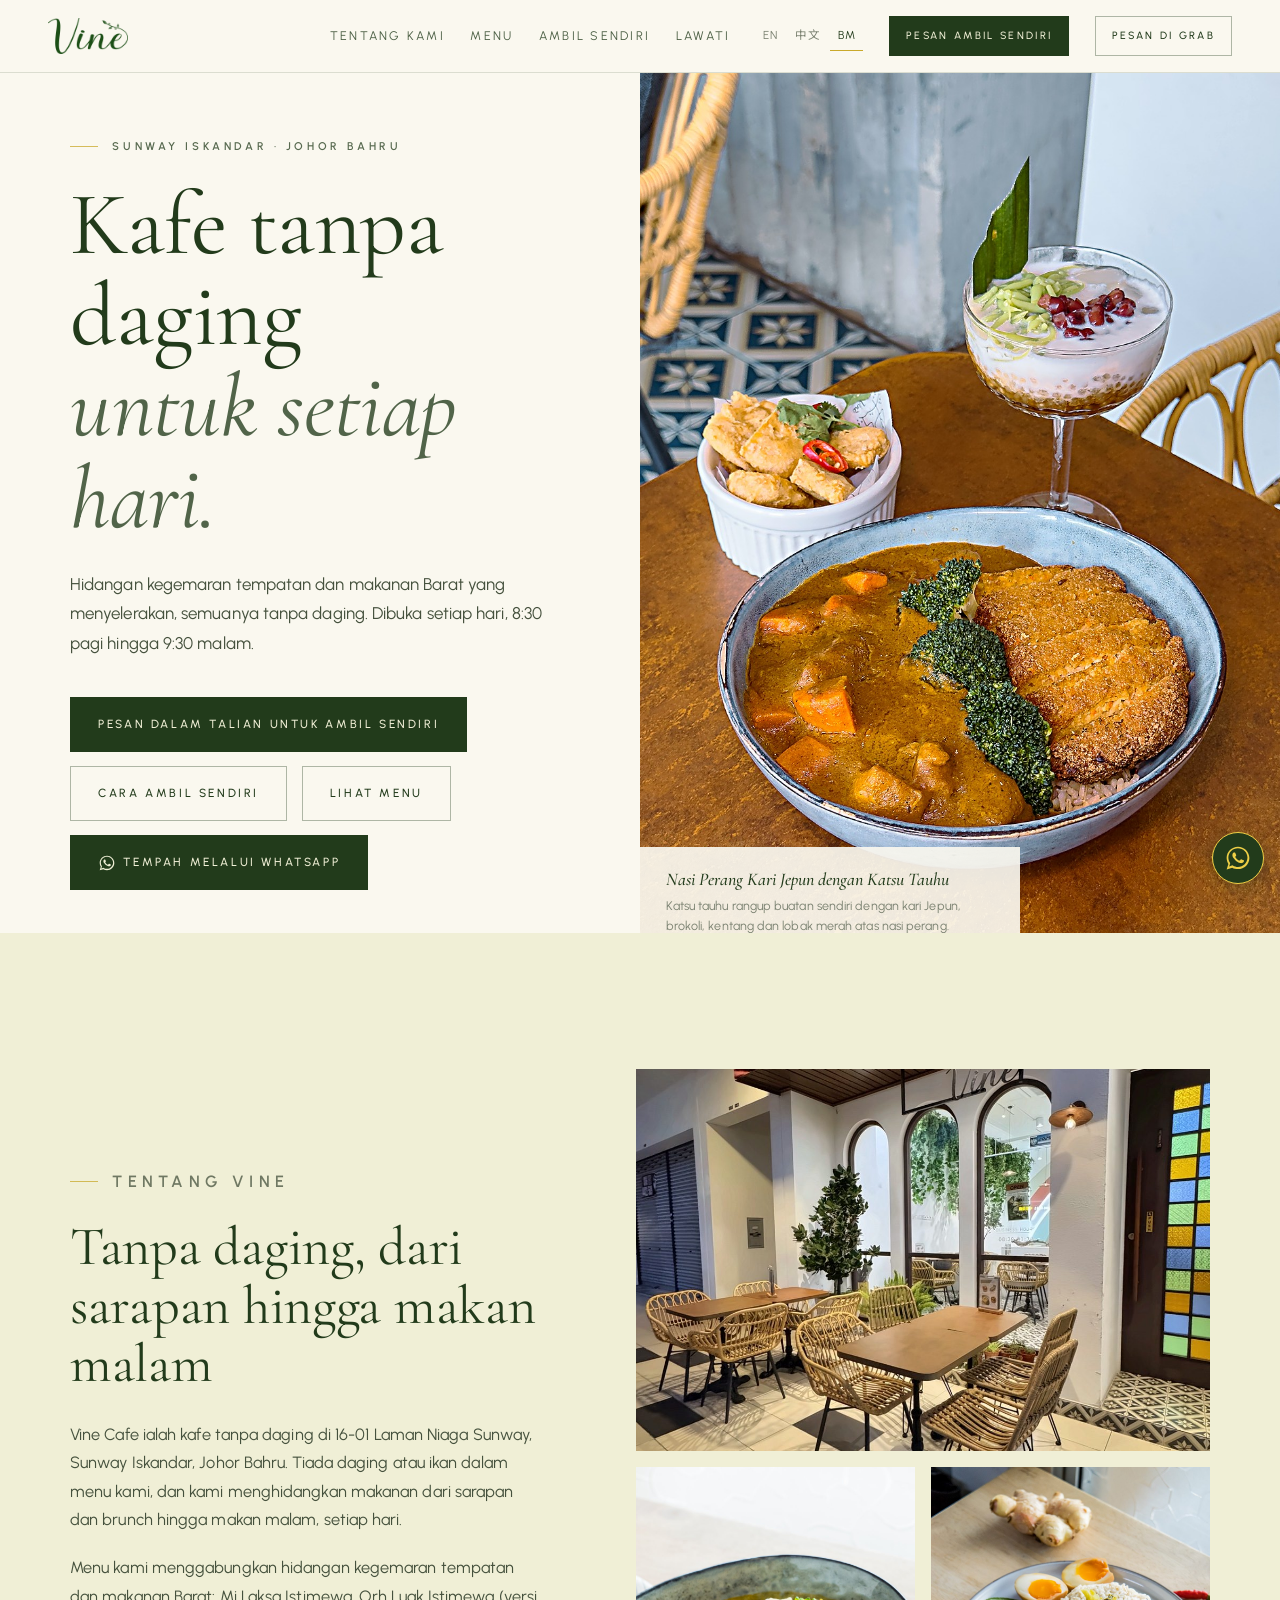
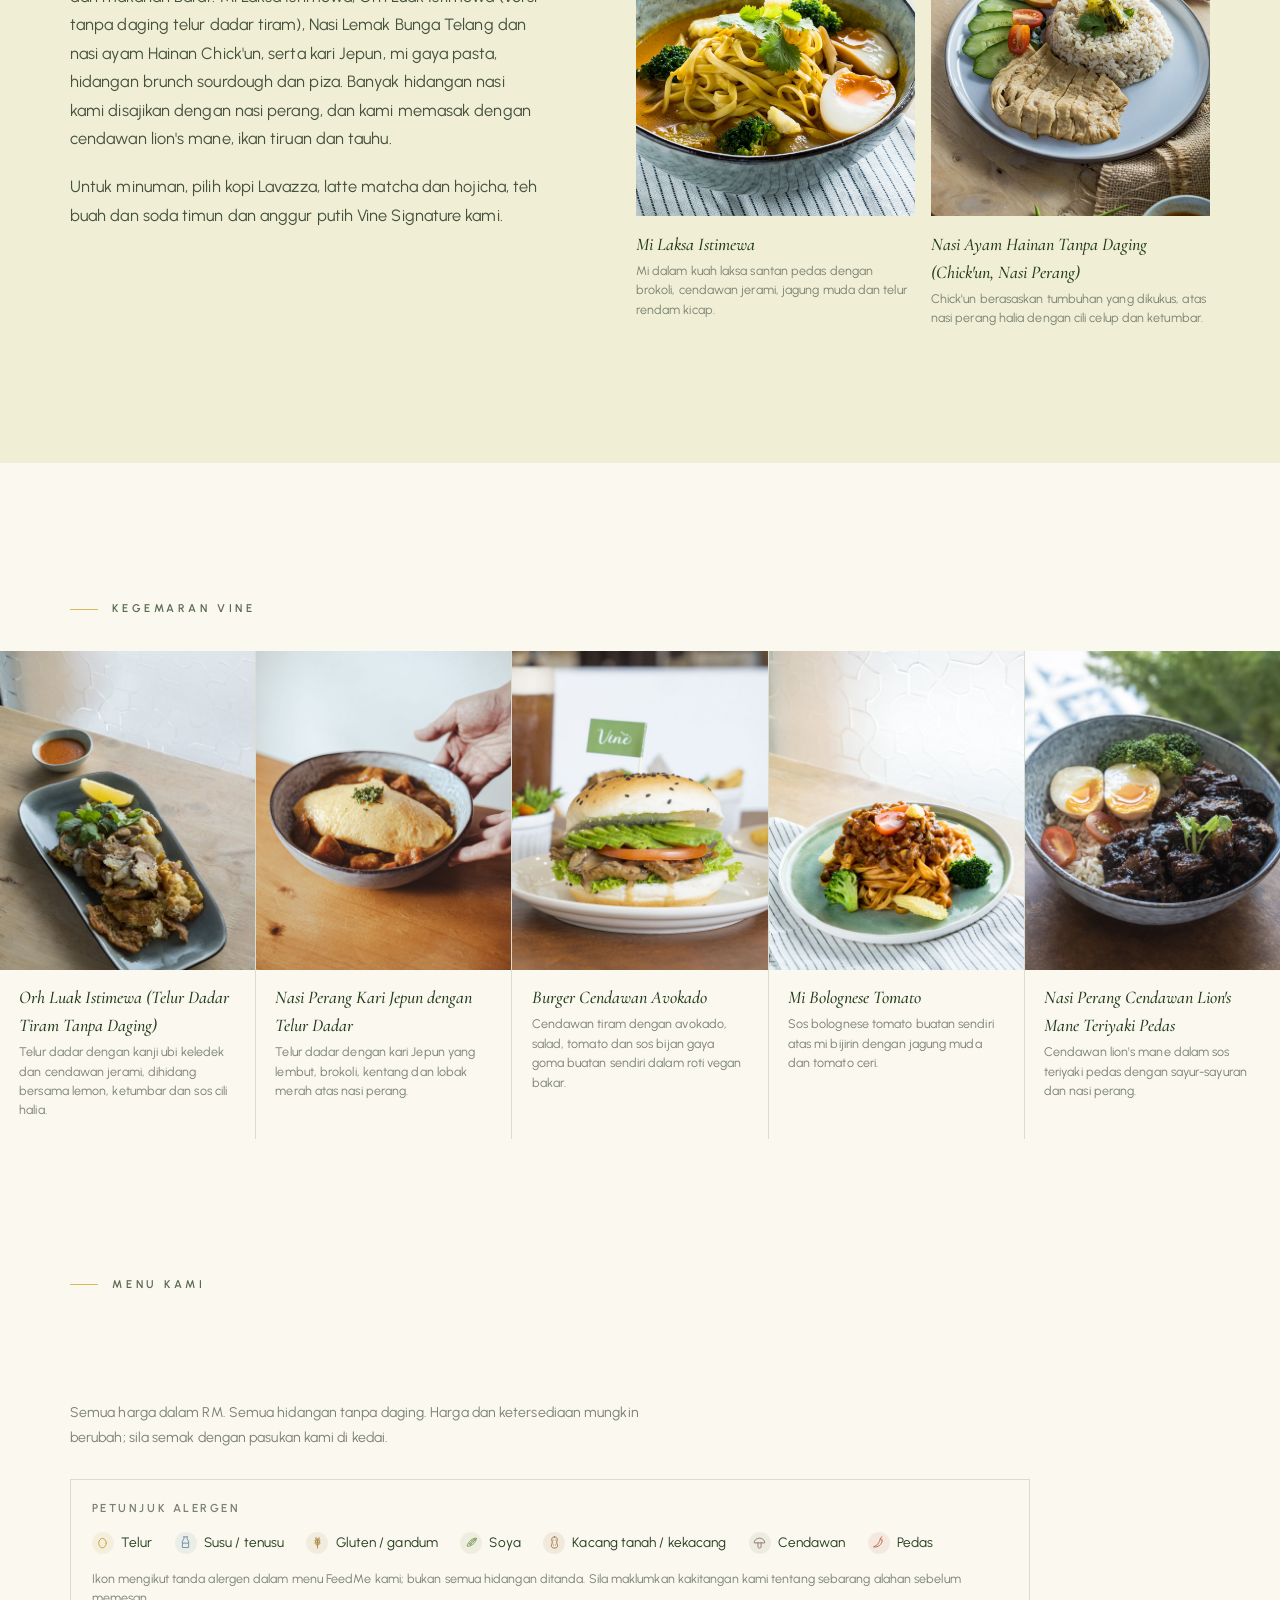
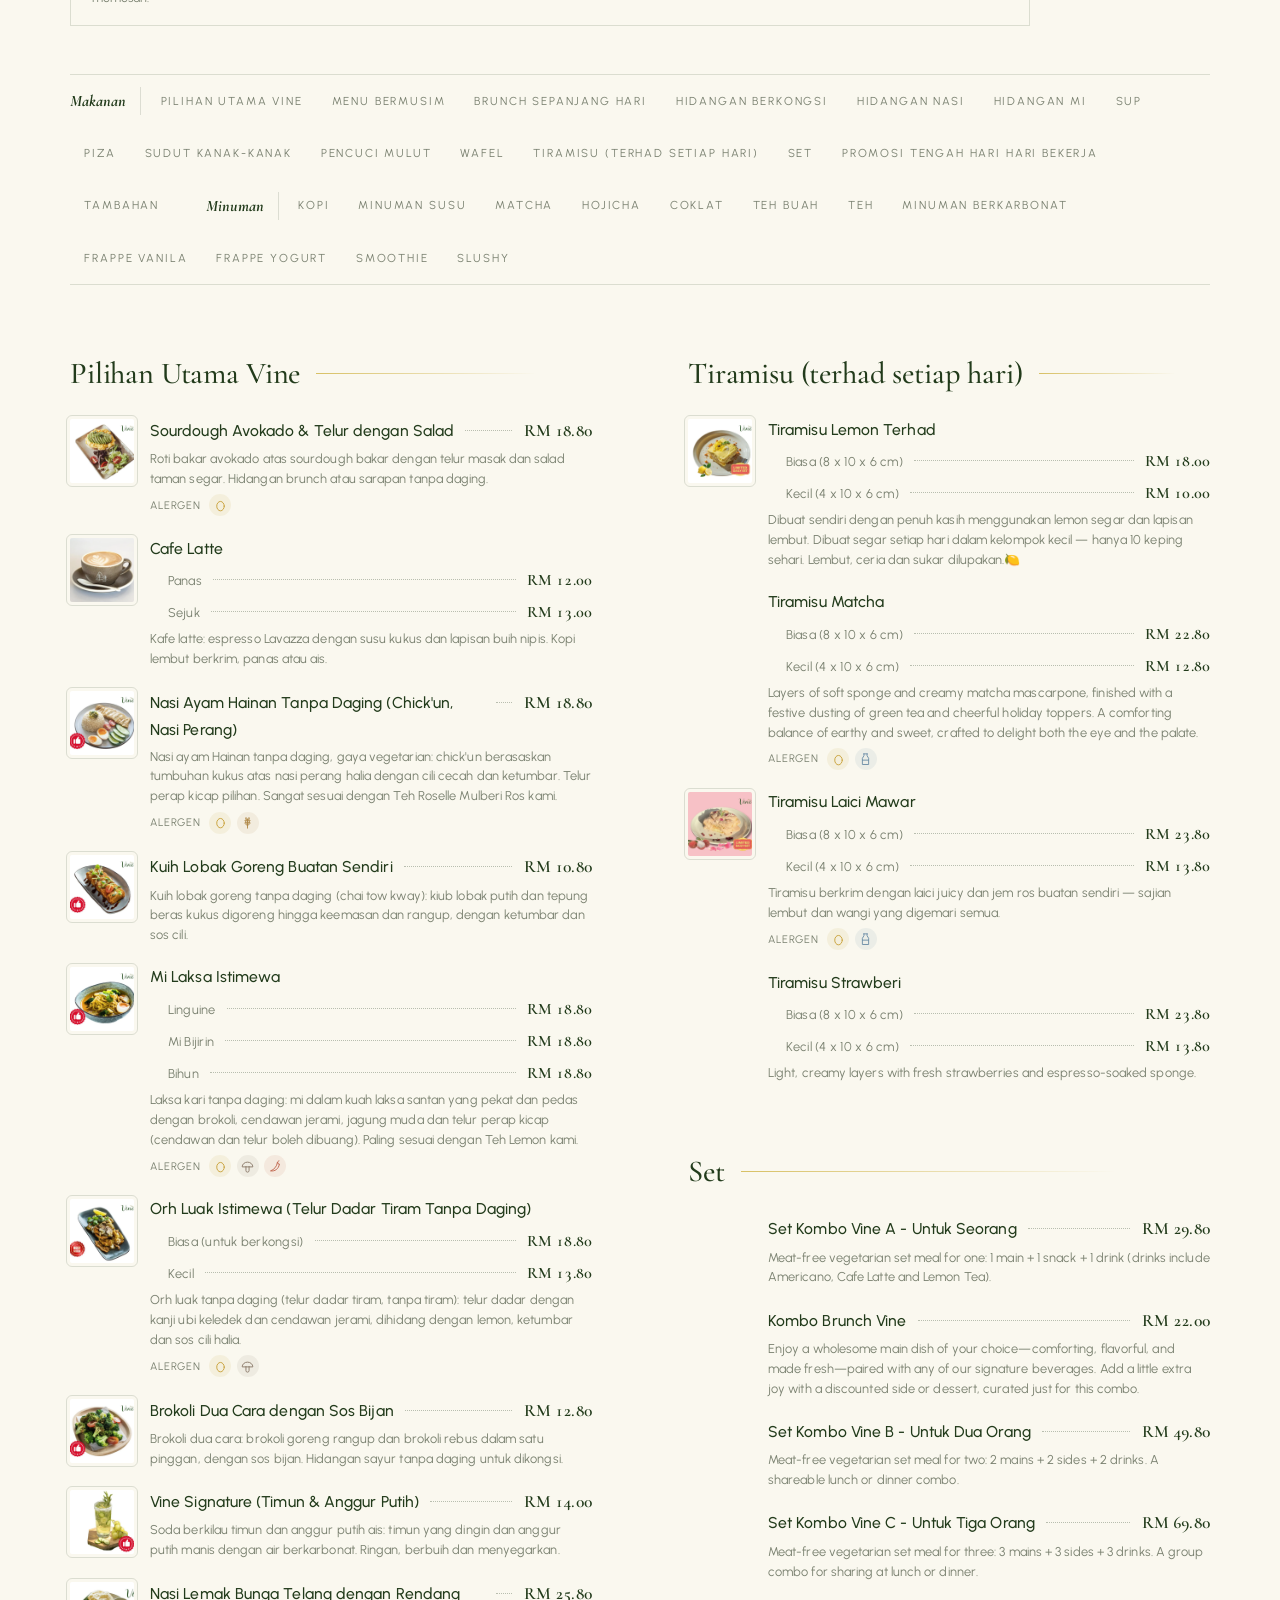
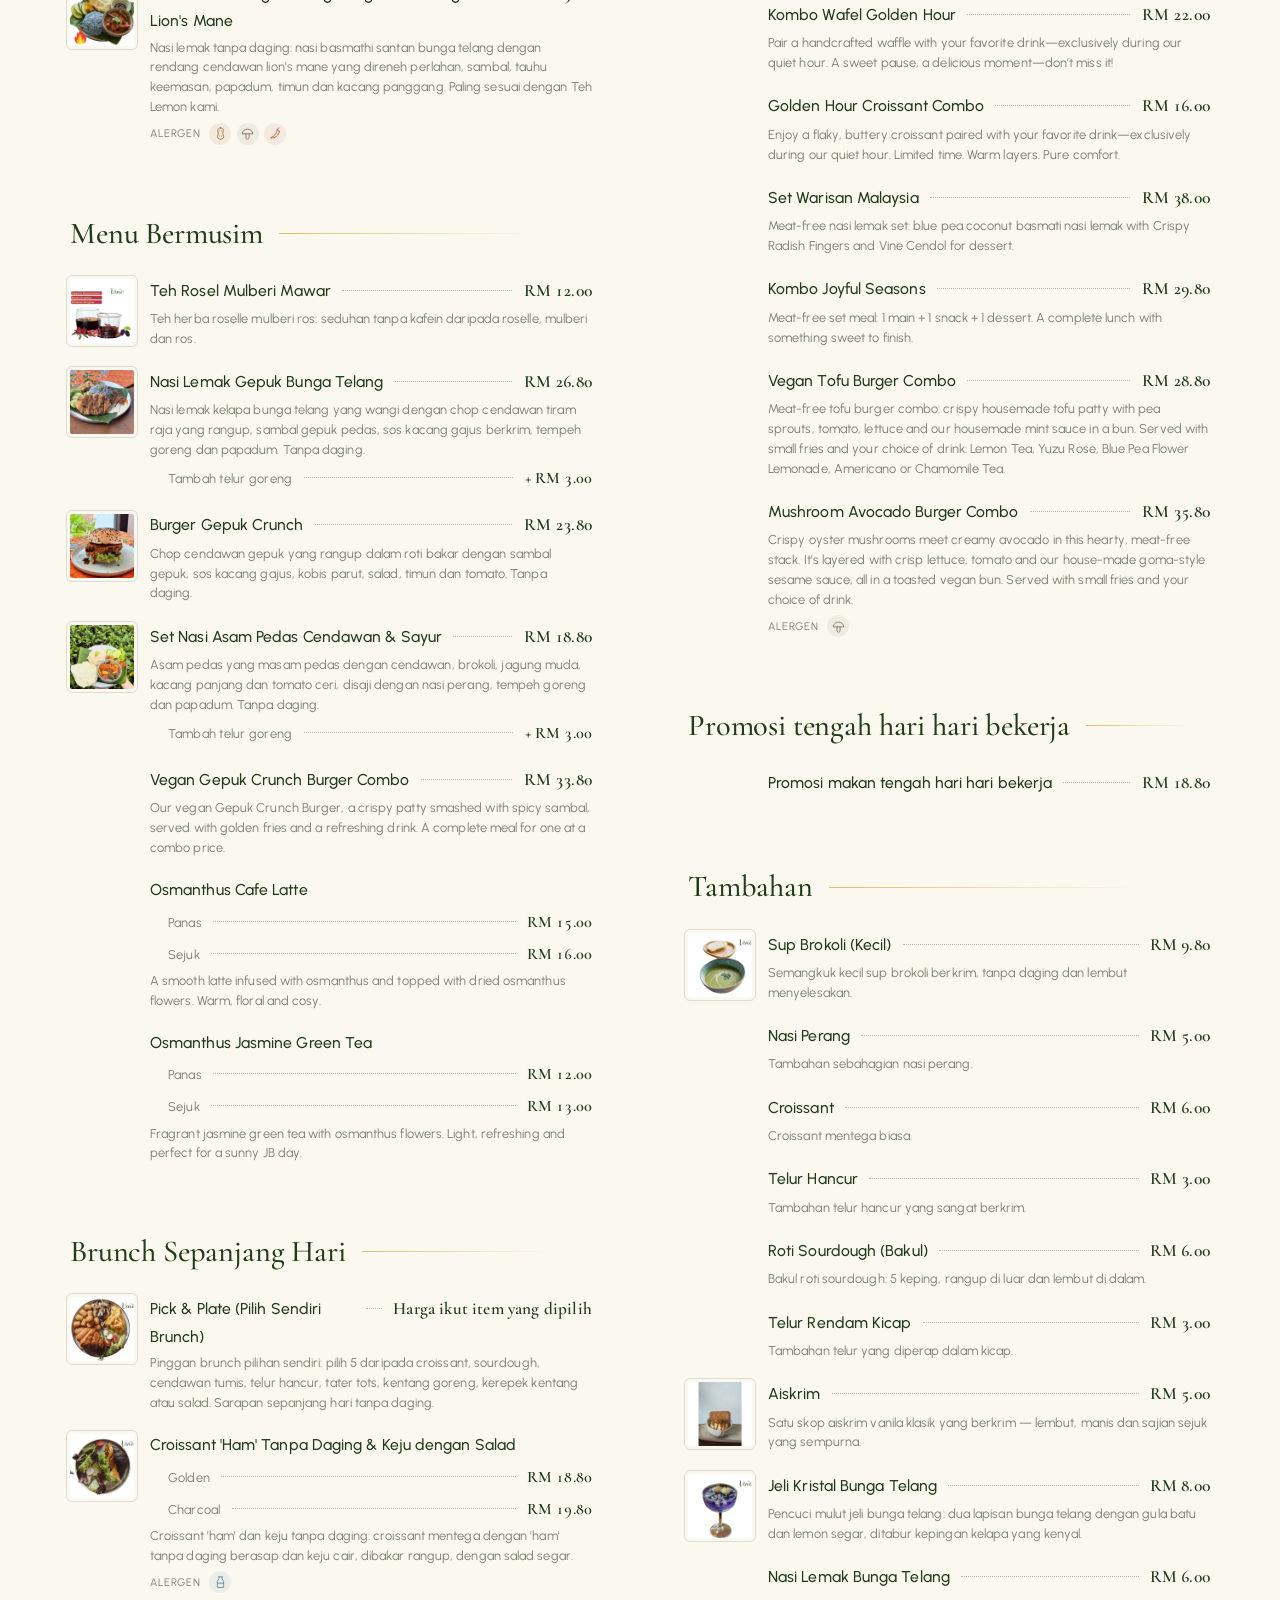
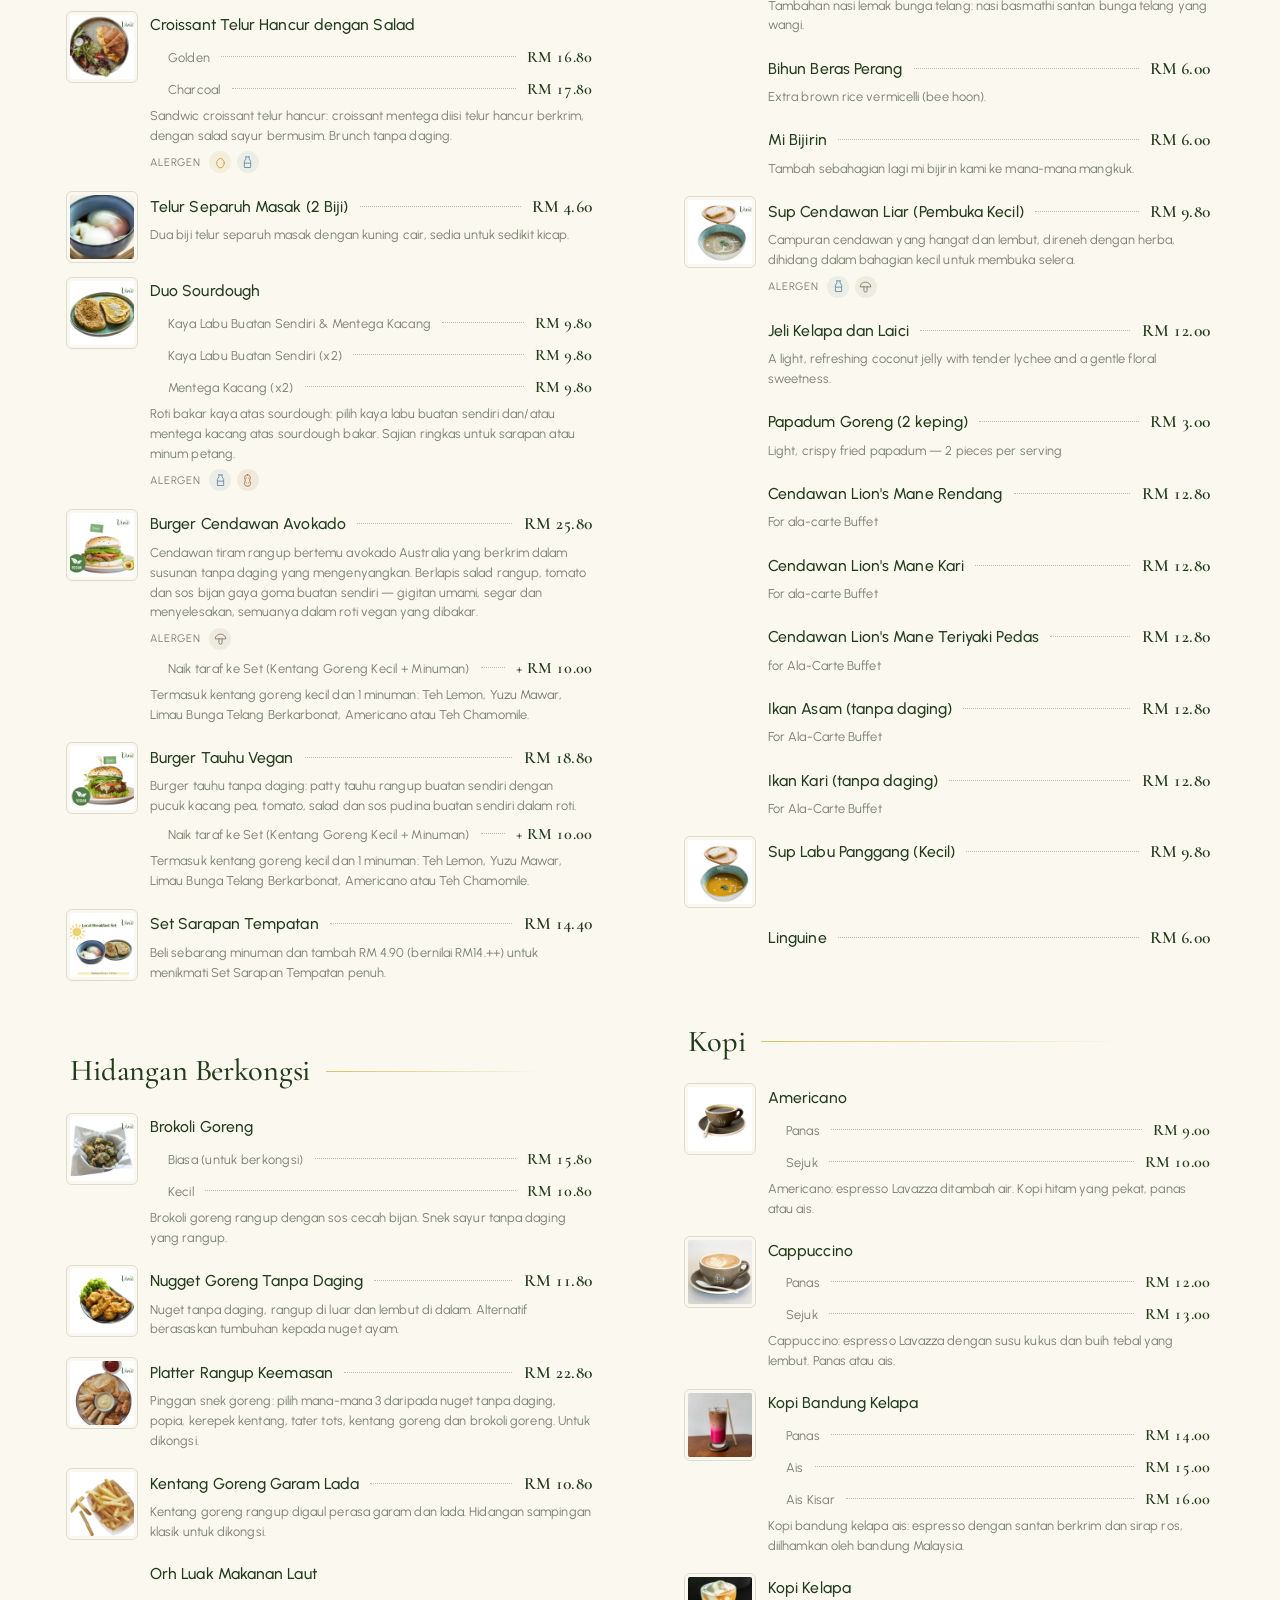
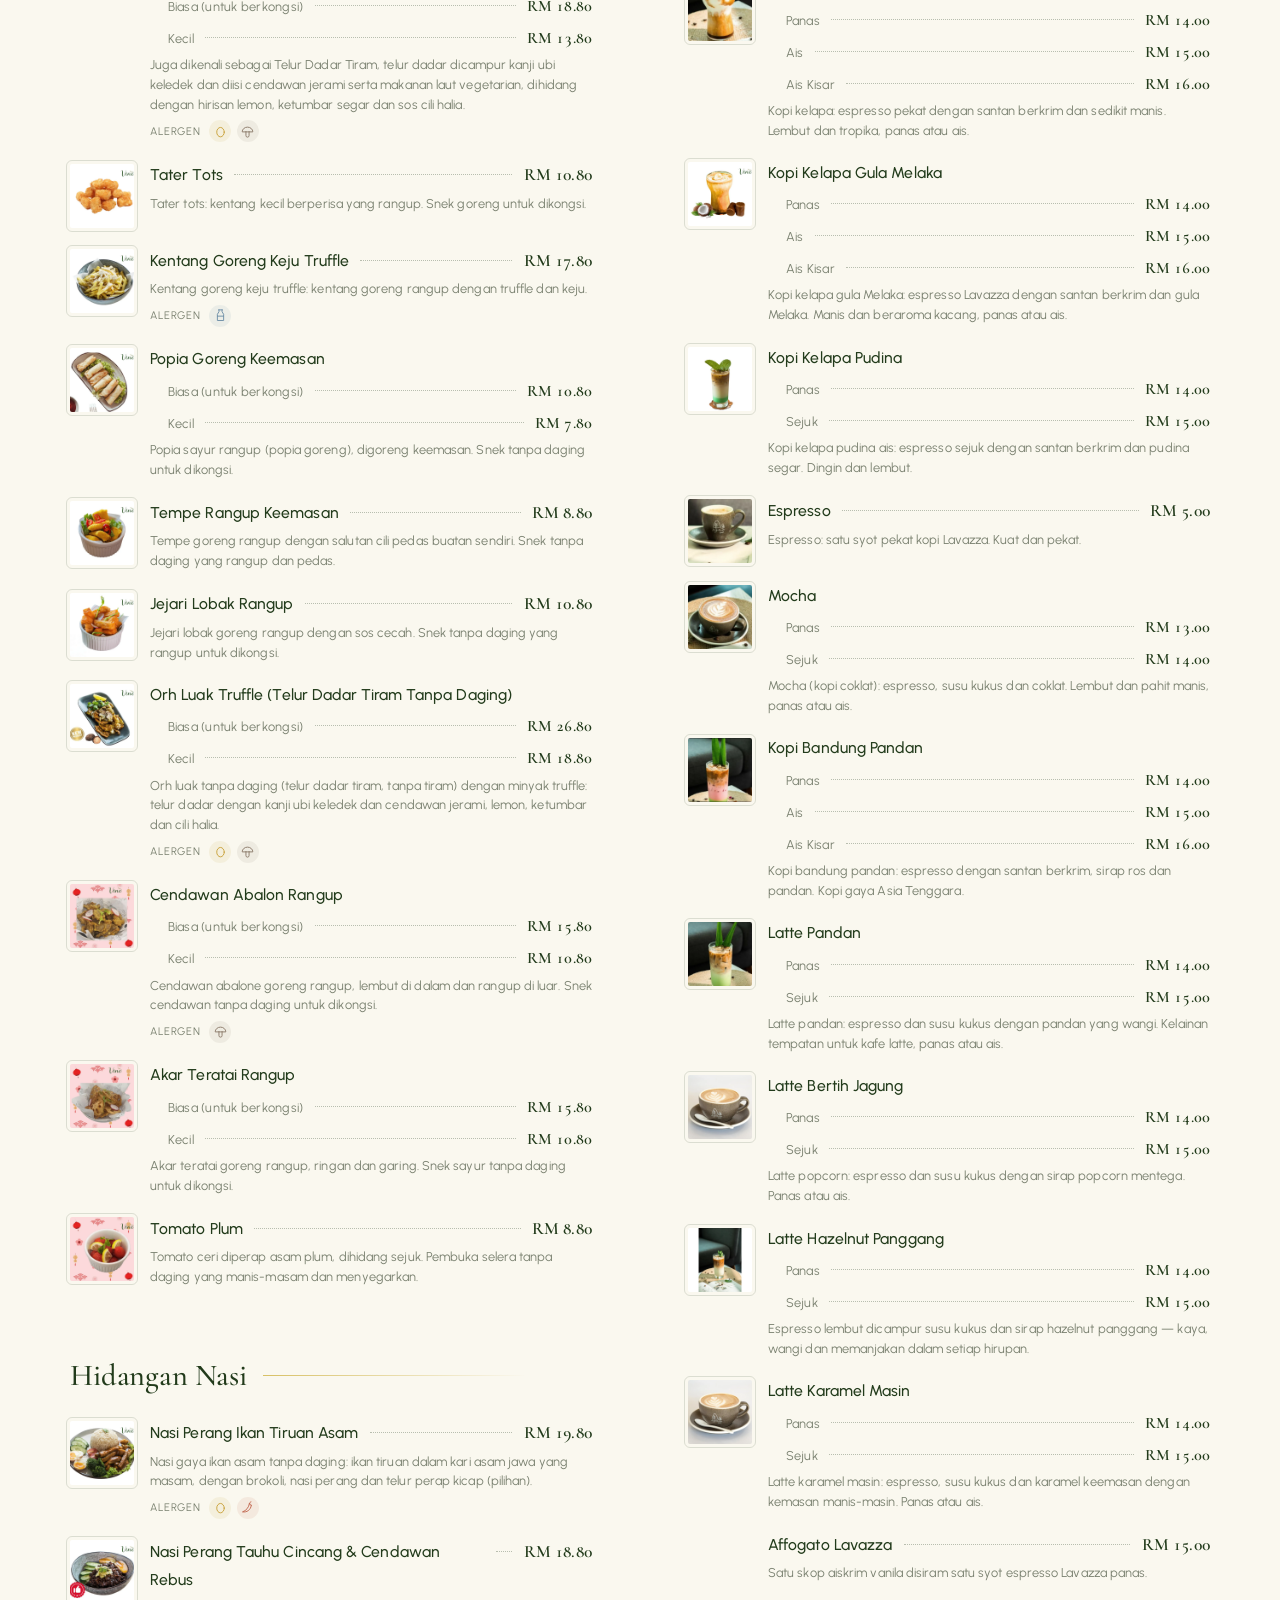
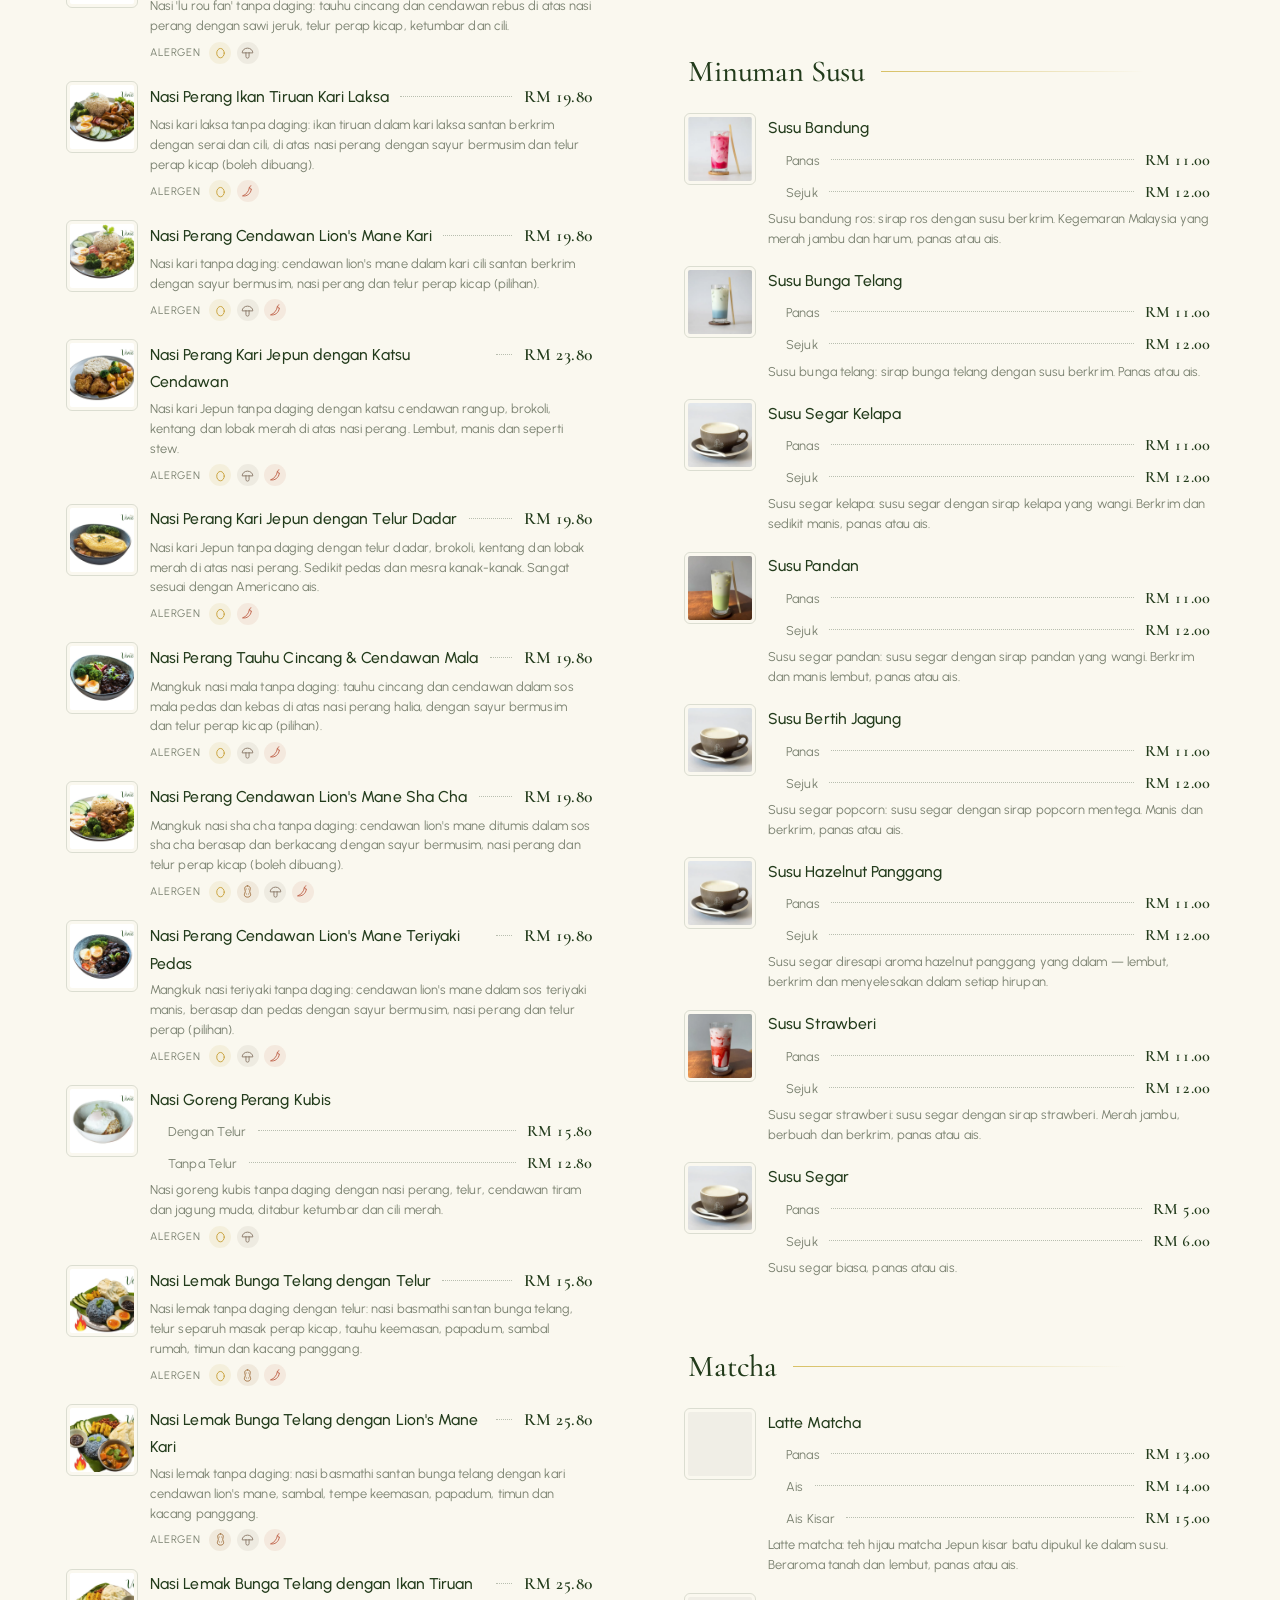
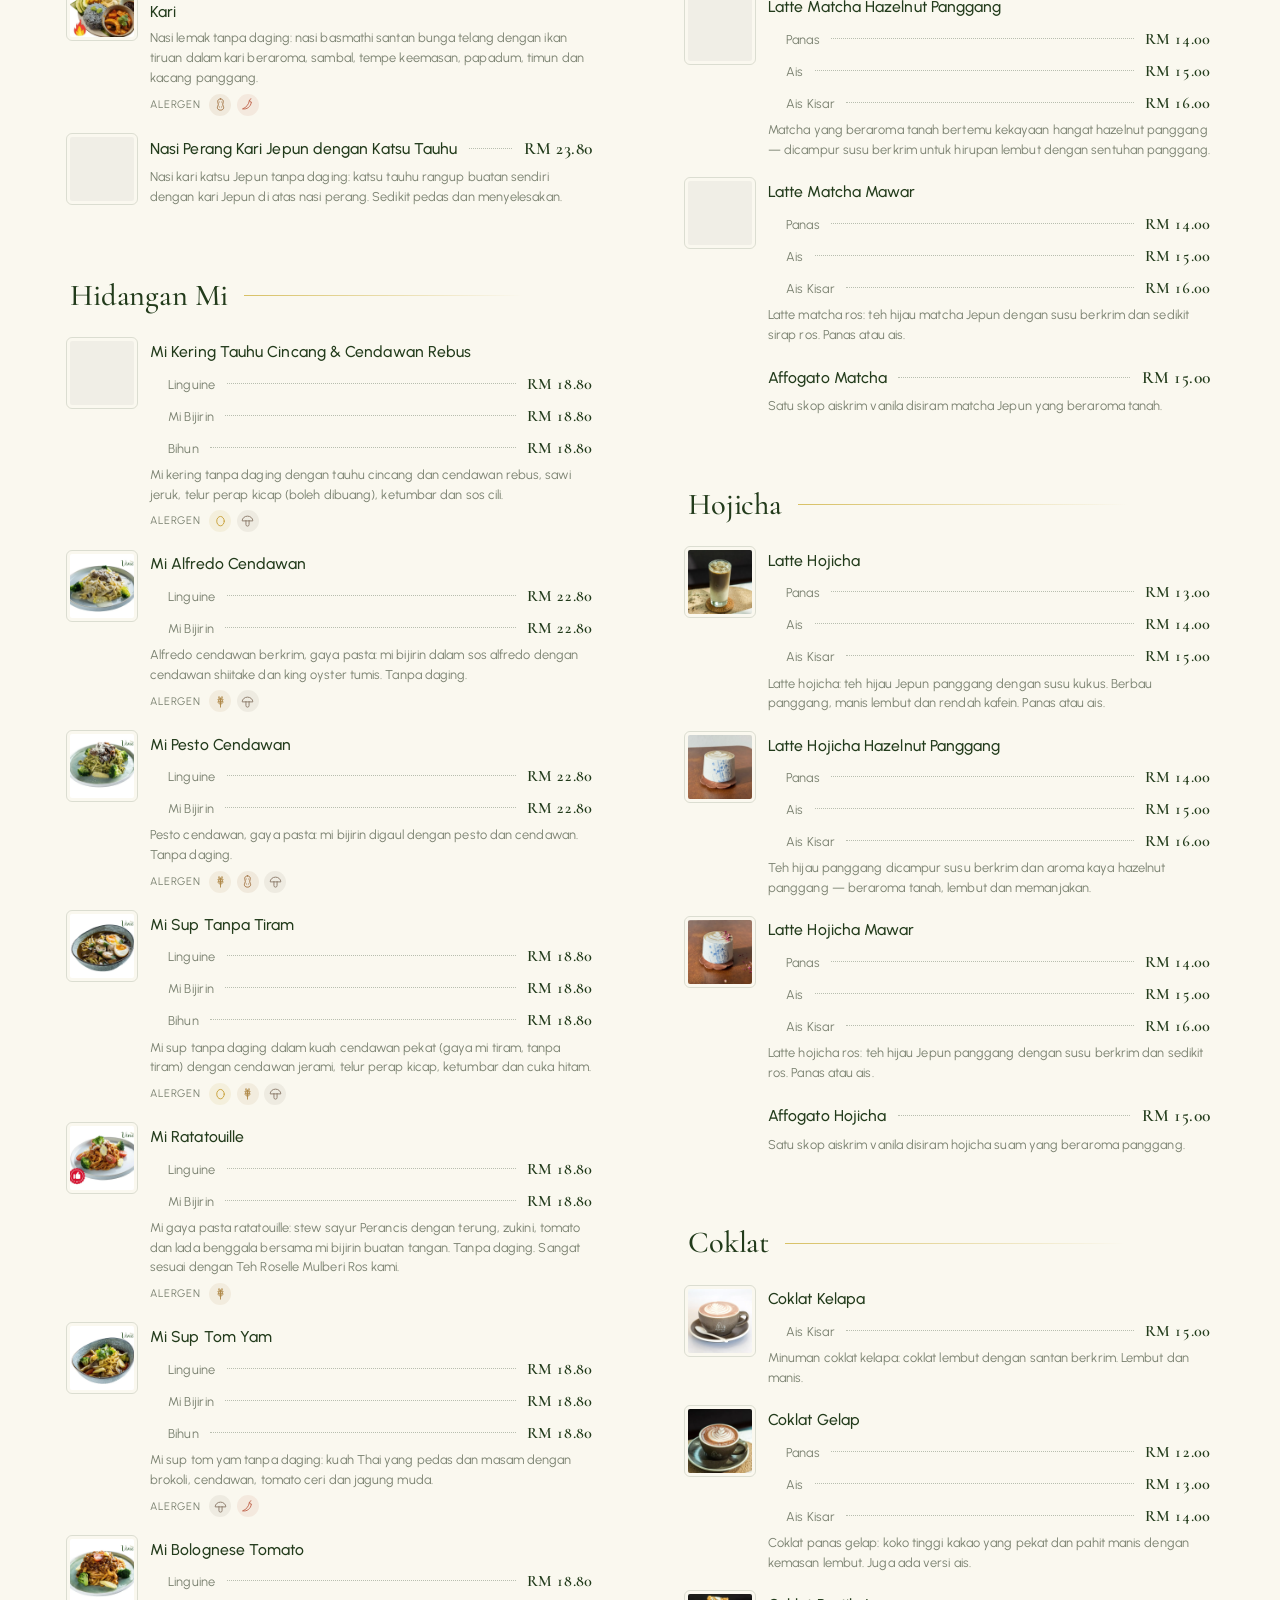
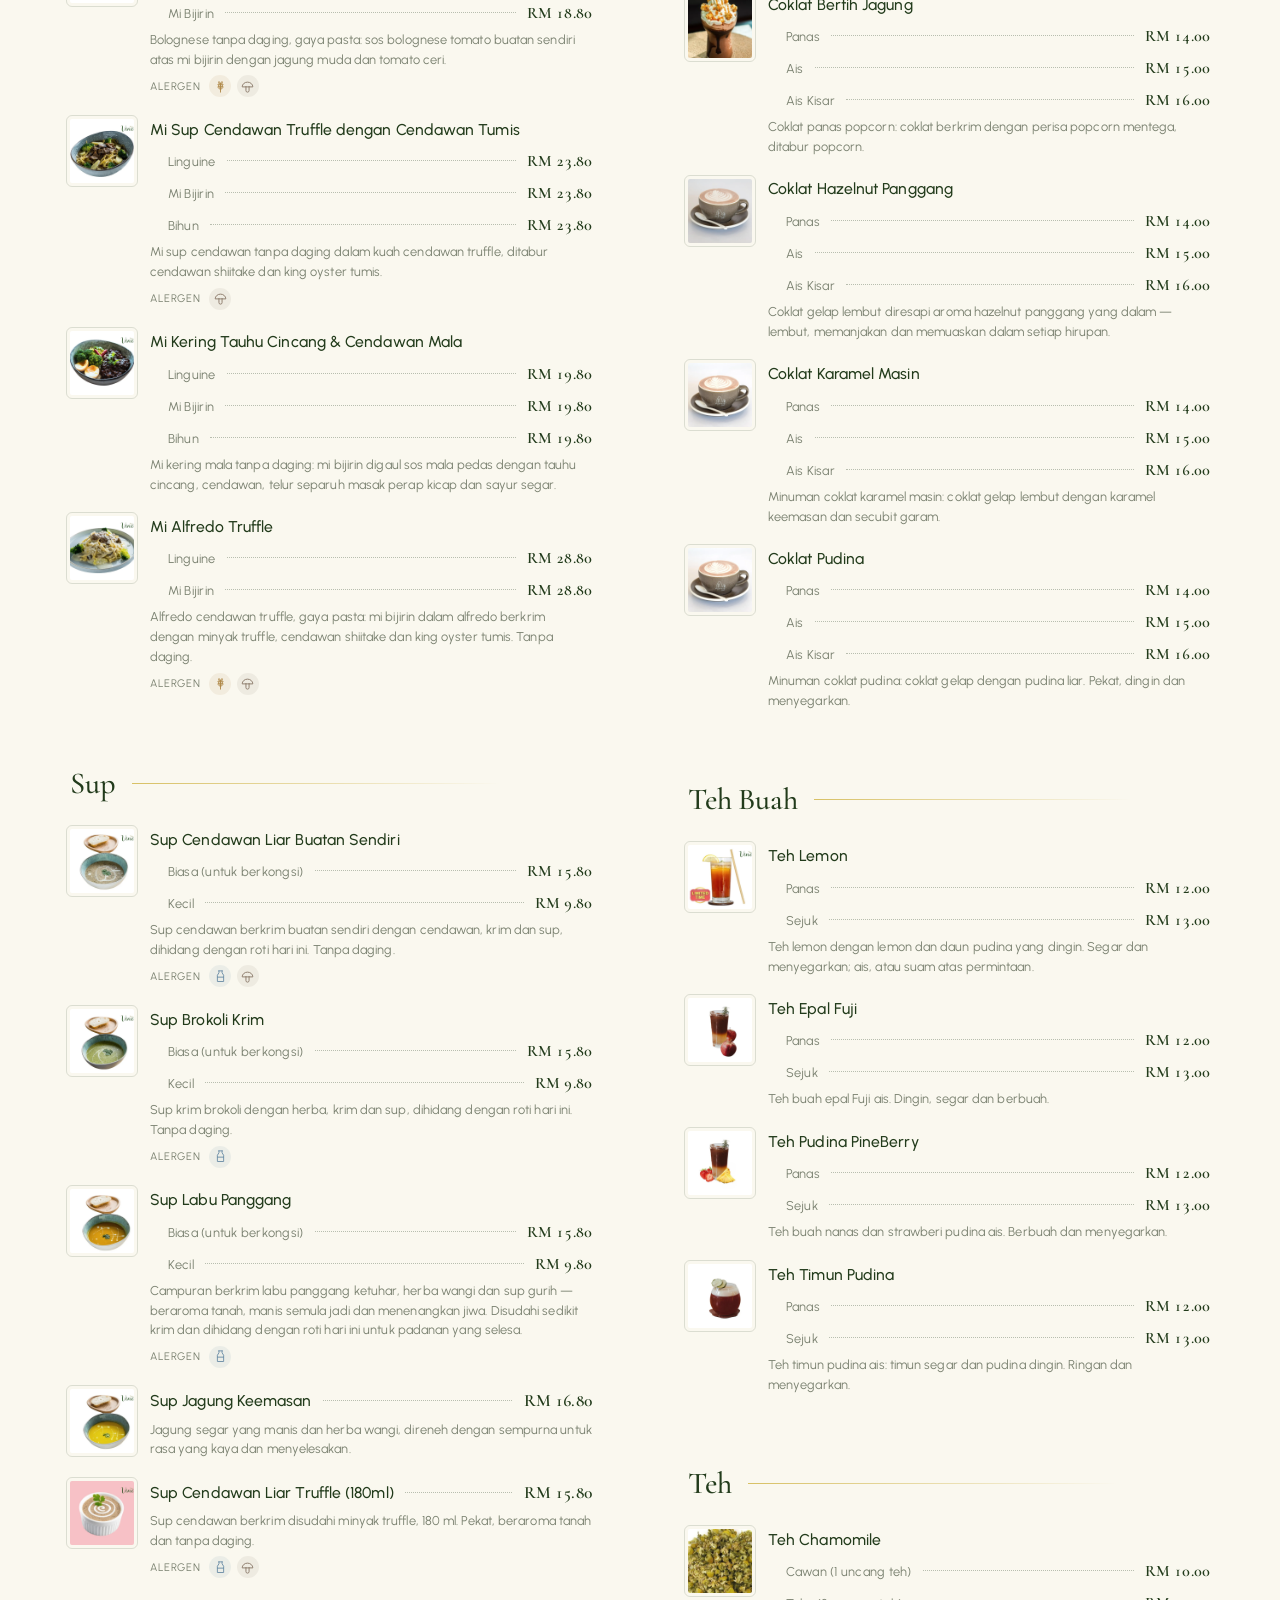
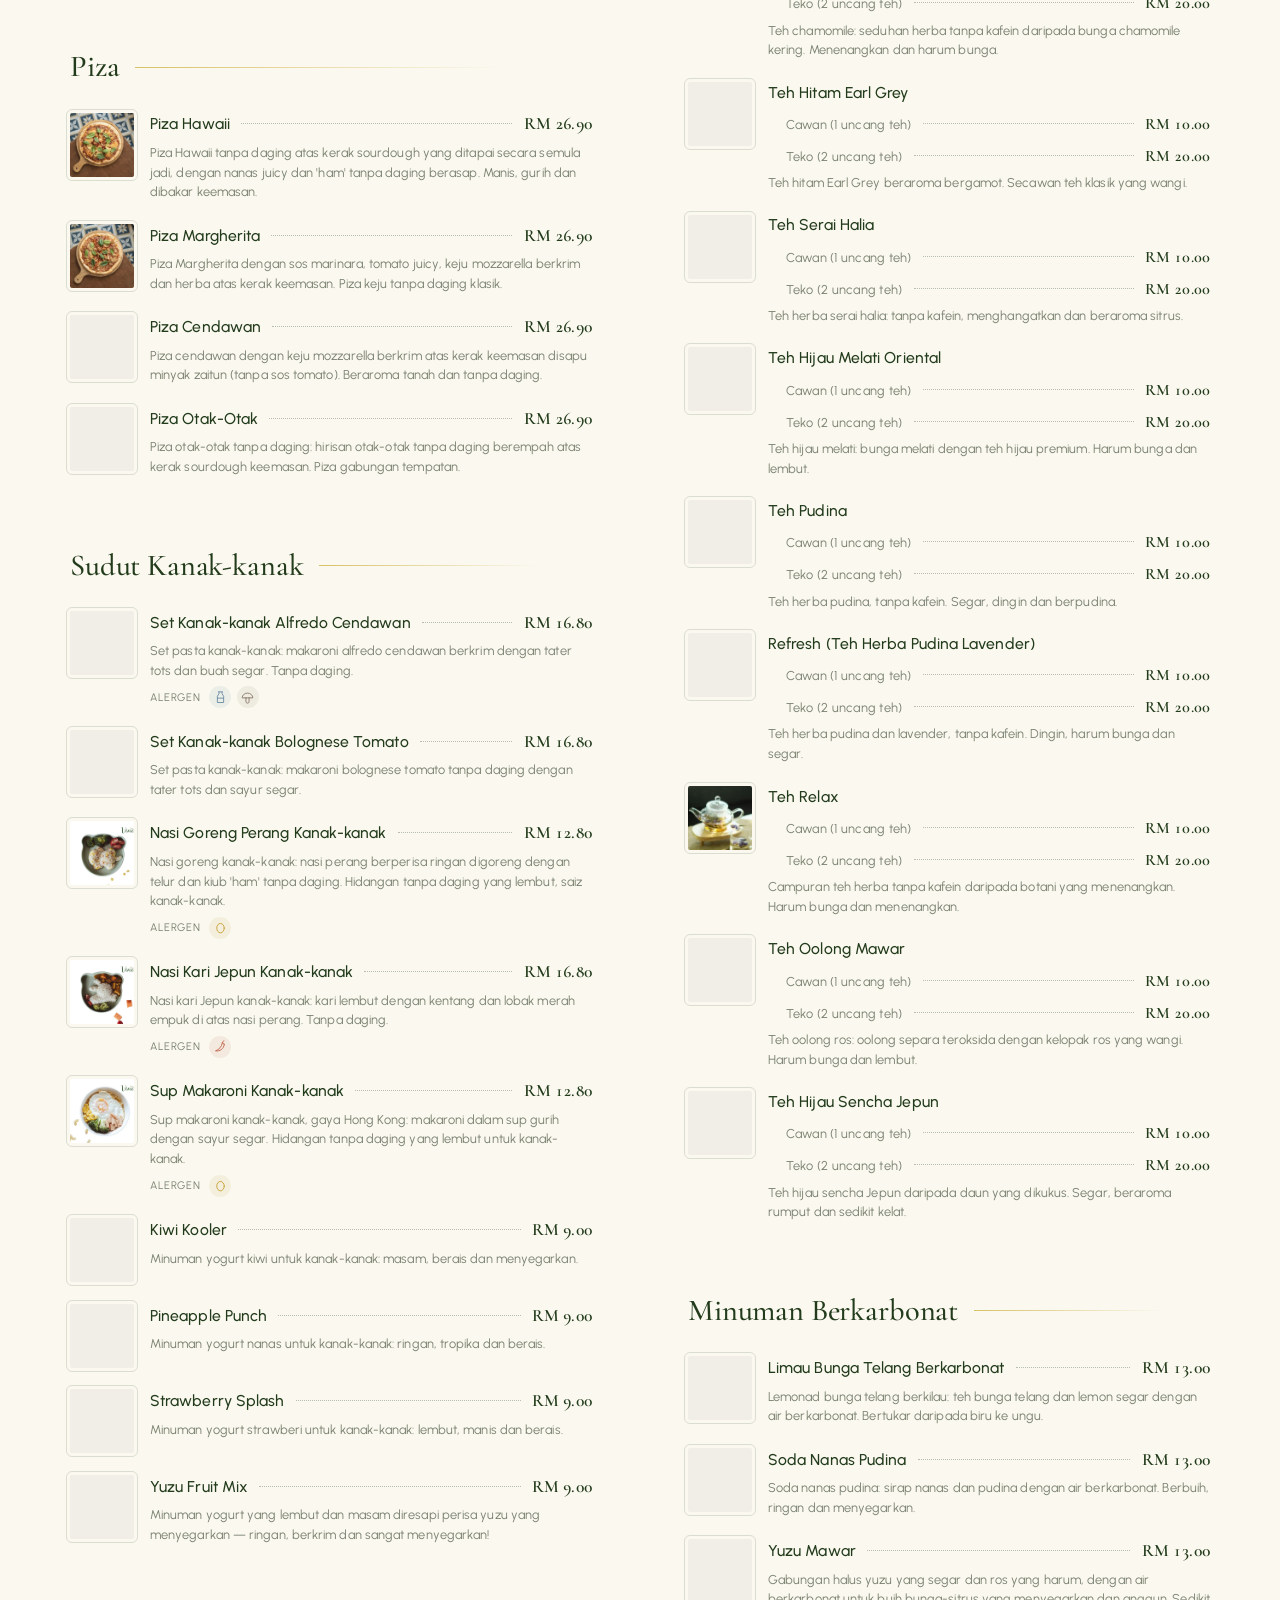
<file: ms/index.html>
<!doctype html>
<html lang="ms">
<head>
<meta charset="utf-8">
<meta name="viewport" content="width=device-width, initial-scale=1">
<!-- Google tag (gtag.js) -->
<script async src="https://www.googletagmanager.com/gtag/js?id=G-9BP1Q794FD"></script>
<script>
  window.dataLayer = window.dataLayer || [];
  function gtag(){dataLayer.push(arguments);}
  gtag('js', new Date());
  gtag('config', 'G-9BP1Q794FD');
</script>
<meta name="google-site-verification" content="kWtaLQxx0SNw-jAAVspEpLX6ufDPlx9d5ZUkQongnqo" />
<title>Vine Cafe | Kafe Tanpa Daging di Sunway Iskandar, Johor Bahru (JB)</title>
<meta name="description" content="Kafe tanpa daging di Sunway Iskandar, Iskandar Puteri, JB. Makanan vegetarian dengan pilihan vegan: hidangan tempatan, brunch, piza dan kopi. Dibuka setiap hari, 8:30 pagi hingga 9:30 malam.">
<link rel="canonical" href="https://vine-cafe.com/ms/">
<link rel="alternate" hreflang="en" href="https://vine-cafe.com/">
<link rel="alternate" hreflang="zh-Hans" href="https://vine-cafe.com/zh/">
<link rel="alternate" hreflang="ms" href="https://vine-cafe.com/ms/">
<link rel="alternate" hreflang="x-default" href="https://vine-cafe.com/">
<meta property="og:type" content="restaurant">
<meta property="og:site_name" content="Vine Cafe">
<meta property="og:url" content="https://vine-cafe.com/ms/">
<meta property="og:title" content="Vine Cafe | Kafe Tanpa Daging di Sunway Iskandar, Johor Bahru (JB)">
<meta property="og:description" content="Kafe tanpa daging di Sunway Iskandar, Iskandar Puteri, JB. Makanan vegetarian dengan pilihan vegan: hidangan tempatan, brunch, piza dan kopi. Dibuka setiap hari, 8:30 pagi hingga 9:30 malam.">
<meta property="og:locale" content="ms_MY">
<meta property="og:locale:alternate" content="en_MY">
<meta property="og:locale:alternate" content="zh_CN">
<meta property="og:image" content="https://vine-cafe.com/images/hero_curry_katsu.jpg">
<meta property="og:image:alt" content="Japanese Curry Brown Rice with Tofu Katsu">
<meta name="twitter:card" content="summary_large_image">
<meta name="theme-color" content="#223B1B">
<link rel="icon" href="../images/vine_logo.png">
<link rel="preconnect" href="https://fonts.googleapis.com"><link rel="preconnect" href="https://fonts.gstatic.com" crossorigin>
<link href="https://fonts.googleapis.com/css2?family=Cormorant+Garamond:ital,wght@0,400;0,500;0,600;1,400;1,500&family=Urbanist:wght@400;500;600&family=Noto+Sans+SC:wght@400;500;700&family=Noto+Serif+SC:wght@400;500;600&display=swap" rel="stylesheet">
<link rel="stylesheet" href="../styles.css">
<script type="application/ld+json">{"@context": "https://schema.org", "@type": "Restaurant", "name": "Vine Cafe", "url": "https://vine-cafe.com/", "telephone": "+60134144199", "image": "https://vine-cafe.com/images/hero_curry_katsu.jpg", "servesCuisine": "Vegetarian", "menu": "https://vine-cafe.com/#menu", "address": {"@type": "PostalAddress", "streetAddress": "16-01, Laman Niaga Sunway, Persiaran Medini 3, Sunway Iskandar", "postalCode": "79250", "addressLocality": "Iskandar Puteri", "addressRegion": "Johor", "addressCountry": "MY"}, "openingHours": "Mo-Su 08:30-21:30", "openingHoursSpecification": [{"@type": "OpeningHoursSpecification", "dayOfWeek": ["Monday", "Tuesday", "Wednesday", "Thursday", "Friday", "Saturday", "Sunday"], "opens": "08:30", "closes": "21:30"}], "sameAs": ["https://www.instagram.com/vinecafejb/", "https://www.facebook.com/vinecafejb/", "https://www.tiktok.com/@vinecafejb"], "inLanguage": "ms"}</script>
<script>(function(){var q=new URLSearchParams(location.search).get('lang');var l=q||'ms'||localStorage.getItem('vine_lang')||'en';if(['en','zh','ms'].indexOf(l)<0)l='en';document.documentElement.lang={en:'en',zh:'zh-Hans',ms:'ms'}[l];document.documentElement.dataset.lang=l;document.documentElement.classList.add('js');})();</script>
</head>
<body class="t-main">
<header class="top">
  <a class="brand" href="#top"><img src="../images/vine_logo.png" alt="Vine Cafe logo" width="160" height="72"></a>
  <nav class="links"><a href="#about"><span data-i18n data-zh="关于我们" data-ms="Tentang Kami">About</span></a><a href="#menu"><span data-i18n data-zh="菜单" data-ms="Menu">Menu</span></a><a href="order/"><span data-i18n data-zh="自取" data-ms="Ambil sendiri">Pickup</span></a><a href="#visit"><span data-i18n data-zh="到访" data-ms="Lawati">Visit</span></a>
   <span class="lang" role="group" aria-label="Language"><button data-l="en" lang="en">EN</button><button data-l="zh" lang="zh-Hans">中文</button><button data-l="ms" lang="ms">BM</button></span>
   <a class="btn sm order" href="https://feedme.cc/63690347790c14001b624a60" target="_blank" rel="noopener"><span data-i18n data-zh="网上点餐自取" data-ms="Pesan ambil sendiri">Order for pickup</span></a>
   <a class="btn sm ghost" href="https://food.grab.com/my/en/restaurant/restaurant/1-C4DKAK4EA7LUEJ" target="_blank" rel="noopener"><span data-i18n data-zh="Grab 下单" data-ms="Pesan di Grab">Order on Grab</span></a></nav>
</header>
<main id="top">
<section class="hero">
  <div class="hero-text">
    <p class="kicker"><span data-i18n data-zh="Sunway Iskandar · 新山" data-ms="Sunway Iskandar · Johor Bahru">Sunway Iskandar · Johor Bahru</span></p>
    <h1><span data-i18n data-zh="一家素食咖啡馆，" data-ms="Kafe tanpa daging">A meat-free cafe</span> <em><span data-i18n data-zh="天天都欢迎你。" data-ms="untuk setiap hari.">for every day.</span></em></h1>
    <p class="lead"><span data-i18n data-zh="本地风味与西式家常料理，道道素食。每天营业，早上 8:30 至晚上 9:30。" data-ms="Hidangan kegemaran tempatan dan makanan Barat yang menyelerakan, semuanya tanpa daging. Dibuka setiap hari, 8:30 pagi hingga 9:30 malam.">Local favourites and Western comfort food, all meat-free. Open daily, 8:30 AM to 9:30 PM.</span></p>
    <div class="ctas"><a class="btn" href="https://feedme.cc/63690347790c14001b624a60" target="_blank" rel="noopener"><span data-i18n data-zh="网上点餐自取" data-ms="Pesan dalam talian untuk ambil sendiri">Order online for pickup</span></a><a class="btn ghost" href="order/"><span data-i18n data-zh="自取说明" data-ms="Cara ambil sendiri">How pickup works</span></a><a class="btn ghost" href="#menu"><span data-i18n data-zh="查看菜单" data-ms="Lihat menu">See the menu</span></a><a class="btn wa" href="https://wa.me/60134144199?text=Hi%20Vine%2C%20I%27d%20like%20to%20make%20a%20reservation." target="_blank" rel="noopener"><svg class="wa-ic" viewBox="0 0 32 32" width="18" height="18" aria-hidden="true" focusable="false"><path fill="currentColor" d="M16 3C8.8 3 3 8.7 3 15.8c0 2.5.7 4.9 2 7L3 29l6.4-2c2 1.1 4.3 1.7 6.6 1.7 7.2 0 13-5.7 13-12.8S23.2 3 16 3zm0 23.4c-2.1 0-4.1-.6-5.9-1.7l-.4-.3-3.8 1.2 1.2-3.7-.3-.4c-1.2-1.8-1.8-3.9-1.8-6 0-5.9 4.9-10.6 10.9-10.6s10.9 4.8 10.9 10.6S22 26.4 16 26.4zm6-7.9c-.3-.2-1.9-1-2.2-1.1-.3-.1-.5-.2-.7.2-.2.3-.8 1-1 1.2-.2.2-.4.2-.7.1-.3-.2-1.4-.5-2.6-1.6-1-.9-1.6-1.9-1.8-2.2-.2-.3 0-.5.1-.7l.5-.6c.2-.2.2-.4.3-.6.1-.2.1-.4 0-.6l-1-2.4c-.3-.6-.5-.5-.7-.5h-.6c-.2 0-.6.1-.9.4-.3.3-1.1 1.1-1.1 2.7s1.2 3.1 1.3 3.3c.2.2 2.3 3.5 5.5 4.9.8.3 1.4.5 1.9.7.8.2 1.5.2 2.1.1.6-.1 1.9-.8 2.2-1.5.3-.7.3-1.4.2-1.5-.1-.2-.3-.3-.6-.4z"/></svg><span data-i18n data-zh="透过 WhatsApp 订位" data-ms="Tempah melalui WhatsApp">Reserve on WhatsApp</span></a></div>
  </div>
  <div class="hero-img"><figure class="hero-fig"><picture><source media="(max-width:899px)" srcset="../images/hero/hero_curry_katsu_mobile.jpg"><img src="../images/hero_curry_katsu.jpg" fetchpriority="high" alt="Japanese Curry Brown Rice with Tofu Katsu" width="1040" height="1300"></picture><figcaption><b data-i18n data-zh="日式咖喱炸豆腐排糙米饭" data-ms="Nasi Perang Kari Jepun dengan Katsu Tauhu">Japanese Curry Brown Rice with Tofu Katsu</b><span class="cap-d" data-i18n data-zh="自制香脆炸豆腐排配日式咖喱、西兰花、马铃薯和胡萝卜，盖在糙米饭上。" data-ms="Katsu tauhu rangup buatan sendiri dengan kari Jepun, brokoli, kentang dan lobak merah atas nasi perang.">Crispy housemade tofu katsu with Japanese curry, broccoli, potato and carrot over brown rice.</span></figcaption></figure></div>
</section>
<section class="about" id="about">
  <div class="about-text">
    <p class="kicker"><span data-i18n data-zh="关于 Vine" data-ms="Tentang Vine">About Vine</span></p>
    <h2><span data-i18n data-zh="从早餐到晚餐，都是素食" data-ms="Tanpa daging, dari sarapan hingga makan malam">Meat-free, from breakfast to dinner</span></h2>
    <p><span data-i18n data-zh="Vine Cafe 是一家素食咖啡馆，位于新山 Sunway Iskandar 的 16-01 Laman Niaga Sunway。我们的菜单没有肉，也没有鱼；每天从早餐、早午餐一直供应到晚餐。" data-ms="Vine Cafe ialah kafe tanpa daging di 16-01 Laman Niaga Sunway, Sunway Iskandar, Johor Bahru. Tiada daging atau ikan dalam menu kami, dan kami menghidangkan makanan dari sarapan dan brunch hingga makan malam, setiap hari.">Vine Cafe is a meat-free cafe at 16-01 Laman Niaga Sunway, Sunway Iskandar, Johor Bahru. There is no meat or fish on our menu, and we serve from breakfast and brunch right through to dinner, every day.</span></p><p><span data-i18n data-zh="菜单结合本地风味与西式家常料理：招牌叻沙、招牌素蚝煎 Orh Luak、蝶豆花 Nasi Lemak、素海南鸡饭，还有日式咖喱、意面风味的面食、酸种面包早午餐和披萨。许多饭类配糙米饭，食材包括猴头菇、素鱼和豆腐。" data-ms="Menu kami menggabungkan hidangan kegemaran tempatan dan makanan Barat: Mi Laksa Istimewa, Orh Luak Istimewa (versi tanpa daging telur dadar tiram), Nasi Lemak Bunga Telang dan nasi ayam Hainan Chick&#x27;un, serta kari Jepun, mi gaya pasta, hidangan brunch sourdough dan piza. Banyak hidangan nasi kami disajikan dengan nasi perang, dan kami memasak dengan cendawan lion&#x27;s mane, ikan tiruan dan tauhu.">Our menu brings together local favourites and Western comfort food: Signature Laksa Noodle, Signature Orh Luak (our meat-free take on the oyster omelette), Blue Pea Nasi Lemak and Hainanese Chick&#x27;un rice, alongside Japanese curry, pasta-style noodles, sourdough brunch plates and pizza. Many of our rice dishes come on brown rice, and we cook with lion&#x27;s mane mushroom, mock fish and tofu.</span></p><p><span data-i18n data-zh="饮品方面，有 Lavazza 咖啡、抹茶与焙茶拿铁、水果茶，以及我们的 Vine 招牌青瓜白葡萄苏打。" data-ms="Untuk minuman, pilih kopi Lavazza, latte matcha dan hojicha, teh buah dan soda timun dan anggur putih Vine Signature kami.">To drink, choose from Lavazza coffee, matcha and hojicha lattes, fruit teas and our Vine Signature cucumber and white grape soda.</span></p>
  </div>
  <div class="gallery">
    <figure><img src="../images/interior.jpg" alt="Inside Vine Cafe" loading="lazy" width="1080" height="1350"></figure>
    <figure><img src="../images/laksa.jpg" alt="Signature Laksa Noodle" loading="lazy" width="1040" height="1300"><figcaption><b data-i18n data-zh="招牌椰香叻沙" data-ms="Mi Laksa Istimewa">Signature Laksa Noodle</b><span class="cap-d" data-i18n data-zh="香辣椰浆叻沙汤面，配西兰花、草菇、玉米笋和酱油卤蛋。" data-ms="Mi dalam kuah laksa santan pedas dengan brokoli, cendawan jerami, jagung muda dan telur rendam kicap.">Noodles in a spicy coconut laksa broth with broccoli, straw mushroom, baby corn and soy-marinated egg.</span></figcaption></figure><figure><img src="../images/chickun_rice_owner.jpg" alt="Meat-Free Hainanese Chicken Rice (Chick&#x27;un, Brown Rice)" loading="lazy" width="1040" height="1300"><figcaption><b data-i18n data-zh="素海南鸡饭（素鸡，糙米）" data-ms="Nasi Ayam Hainan Tanpa Daging (Chick&#x27;un, Nasi Perang)">Meat-Free Hainanese Chicken Rice (Chick&#x27;un, Brown Rice)</b><span class="cap-d" data-i18n data-zh="蒸素鸡配姜味糙米饭、辣椒蘸酱和芫荽。" data-ms="Chick&#x27;un berasaskan tumbuhan yang dikukus, atas nasi perang halia dengan cili celup dan ketumbar.">Steamed plant-based chick&#x27;un on ginger brown rice with chilli dip and coriander.</span></figcaption></figure>
  </div>
</section>
<p class="kicker strip-k"><span data-i18n data-zh="Vine 人气之选" data-ms="Kegemaran Vine">Vine favourites</span></p>
<section class="strip" aria-label="Vine favourites"><figure><img src="../images/orh_luak.jpg" alt="Signature Orh Luak (Meat-Free Oyster Omelette)" loading="lazy" width="1040" height="1300"><figcaption><b data-i18n data-zh="招牌素蚝煎 Orh Luak" data-ms="Orh Luak Istimewa (Telur Dadar Tiram Tanpa Daging)">Signature Orh Luak (Meat-Free Oyster Omelette)</b><span class="cap-d" data-i18n data-zh="蛋煎加番薯粉与草菇，配柠檬、芫荽和姜辣椒酱。" data-ms="Telur dadar dengan kanji ubi keledek dan cendawan jerami, dihidang bersama lemon, ketumbar dan sos cili halia.">Egg omelette with sweet potato starch and straw mushrooms, with lemon, coriander and ginger chilli sauce.</span></figcaption></figure><figure><img src="../images/curry_omelette_owner.jpg" alt="Japanese Curry Brown Rice with Omelette" loading="lazy" width="1040" height="1300"><figcaption><b data-i18n data-zh="日式咖喱蛋包糙米饭" data-ms="Nasi Perang Kari Jepun dengan Telur Dadar">Japanese Curry Brown Rice with Omelette</b><span class="cap-d" data-i18n data-zh="蛋包配温和日式咖喱、西兰花、马铃薯和胡萝卜，盖在糙米饭上。" data-ms="Telur dadar dengan kari Jepun yang lembut, brokoli, kentang dan lobak merah atas nasi perang.">Omelette with mild Japanese curry, broccoli, potato and carrot over brown rice.</span></figcaption></figure><figure><img src="../images/mushroom_avocado_burger.jpg" alt="Mushroom Avocado Burger" loading="lazy" width="1040" height="1300"><figcaption><b data-i18n data-zh="蘑菇牛油果汉堡" data-ms="Burger Cendawan Avokado">Mushroom Avocado Burger</b><span class="cap-d" data-i18n data-zh="平菇配牛油果、生菜、番茄和自制芝麻酱，夹在烤香的纯素面包中。" data-ms="Cendawan tiram dengan avokado, salad, tomato dan sos bijan gaya goma buatan sendiri dalam roti vegan bakar.">Oyster mushrooms with avocado, lettuce, tomato and housemade goma-style sesame sauce in a toasted vegan bun.</span></figcaption></figure><figure><img src="../images/bolognese.jpg" alt="Tomato Bolognese Noodle" loading="lazy" width="1040" height="1300"><figcaption><b data-i18n data-zh="番茄波隆那面" data-ms="Mi Bolognese Tomato">Tomato Bolognese Noodle</b><span class="cap-d" data-i18n data-zh="自制番茄波隆那酱拌杂粮面，配玉米笋和小番茄。" data-ms="Sos bolognese tomato buatan sendiri atas mi bijirin dengan jagung muda dan tomato ceri.">Homemade tomato bolognese sauce over multigrain noodles with baby corn and cherry tomatoes.</span></figcaption></figure><figure><img src="../images/teriyaki.jpg" alt="Spicy Teriyaki Lion&#x27;s Mane Mushroom Brown Rice" loading="lazy" width="1040" height="1300"><figcaption><b data-i18n data-zh="香辣照烧猴头菇糙米饭" data-ms="Nasi Perang Cendawan Lion&#x27;s Mane Teriyaki Pedas">Spicy Teriyaki Lion&#x27;s Mane Mushroom Brown Rice</b><span class="cap-d" data-i18n data-zh="香辣照烧猴头菇，配蔬菜和糙米饭。" data-ms="Cendawan lion&#x27;s mane dalam sos teriyaki pedas dengan sayur-sayuran dan nasi perang.">Lion&#x27;s mane mushroom in spicy teriyaki sauce with greens and brown rice.</span></figcaption></figure></section>
<section class="menu" id="menu">
  <p class="kicker"><span data-i18n data-zh="我们的菜单" data-ms="Menu kami">Our menu</span></p>
  <h2><span data-i18n data-zh="菜单" data-ms="Menu">Menu</span></h2>
  <p class="note"><span data-i18n data-zh="价格以马币（RM）计。所有餐点均为素食。价格与供应或有变动，请向店内同事确认。" data-ms="Semua harga dalam RM. Semua hidangan tanpa daging. Harga dan ketersediaan mungkin berubah; sila semak dengan pasukan kami di kedai.">All prices in RM. Everything is meat-free. Prices and availability may change; please check with our team in store.</span></p>
  <aside class="al-legend" aria-label="Allergen key"><h4 data-i18n data-zh="过敏原说明" data-ms="Petunjuk alergen">Allergen key</h4><ul><li><span class="al al-egg" style="--alc:#C9A23A" role="img" aria-label="Egg" title="Egg" data-zh="鸡蛋" data-ms="Telur"><svg viewBox="0 0 24 24" width="16" height="16" aria-hidden="true" fill="none" stroke="currentColor" stroke-width="1.5" stroke-linecap="round" stroke-linejoin="round"><ellipse cx="12" cy="13" rx="6" ry="7.5"/></svg></span><span data-i18n data-zh="鸡蛋" data-ms="Telur">Egg</span></li><li><span class="al al-milk" style="--alc:#6E8FA8" role="img" aria-label="Milk / dairy" title="Milk / dairy" data-zh="牛奶／乳制品" data-ms="Susu / tenusu"><svg viewBox="0 0 24 24" width="16" height="16" aria-hidden="true" fill="none" stroke="currentColor" stroke-width="1.5" stroke-linecap="round" stroke-linejoin="round"><path d="M9 3h6M9.5 3v3L7 10v10h10V10l-2.5-4V3"/><path d="M7 13h10"/></svg></span><span data-i18n data-zh="牛奶／乳制品" data-ms="Susu / tenusu">Milk / dairy</span></li><li><span class="al al-gluten" style="--alc:#B08A4A" role="img" aria-label="Gluten / wheat" title="Gluten / wheat" data-zh="麸质／小麦" data-ms="Gluten / gandum"><svg viewBox="0 0 24 24" width="16" height="16" aria-hidden="true" fill="none" stroke="currentColor" stroke-width="1.5" stroke-linecap="round" stroke-linejoin="round"><path d="M12 21V8"/><path d="M12 12c-2.5 0-4-1.5-4-4 2.5 0 4 1.5 4 4zM12 12c2.5 0 4-1.5 4-4-2.5 0-4 1.5-4 4zM12 8c-2 0-3-1.5-3-3.5 2 0 3 1.5 3 3.5zM12 8c2 0 3-1.5 3-3.5-2 0-3 1.5-3 3.5zM12 16c-2.5 0-4-1.5-4-4 2.5 0 4 1.5 4 4zM12 16c2.5 0 4-1.5 4-4-2.5 0-4 1.5-4 4z"/></svg></span><span data-i18n data-zh="麸质／小麦" data-ms="Gluten / gandum">Gluten / wheat</span></li><li><span class="al al-soy" style="--alc:#7C9A5B" role="img" aria-label="Soy" title="Soy" data-zh="大豆" data-ms="Soya"><svg viewBox="0 0 24 24" width="16" height="16" aria-hidden="true" fill="none" stroke="currentColor" stroke-width="1.5" stroke-linecap="round" stroke-linejoin="round"><path d="M5 17c3-8 9-12 15-12-1 7-6 12-13 13z"/><circle cx="10" cy="14" r="1.6"/><circle cx="13.5" cy="10.5" r="1.6"/><circle cx="16.5" cy="7.5" r="1.3"/></svg></span><span data-i18n data-zh="大豆" data-ms="Soya">Soy</span></li><li><span class="al al-peanut" style="--alc:#A0703F" role="img" aria-label="Peanut / nuts" title="Peanut / nuts" data-zh="花生／坚果" data-ms="Kacang tanah / kekacang"><svg viewBox="0 0 24 24" width="16" height="16" aria-hidden="true" fill="none" stroke="currentColor" stroke-width="1.5" stroke-linecap="round" stroke-linejoin="round"><path d="M12 3c2.8 0 4.5 2 4.5 4.3 0 1.6-1 2.4-1 4.7s1.5 3 1.5 5c0 2.6-2.2 4-5 4s-5-1.4-5-4c0-2 1.5-2.7 1.5-5S7.5 8.9 7.5 7.3C7.5 5 9.2 3 12 3z"/><path d="M10 8h.01M14 8h.01M10.5 16h.01M13.5 16h.01"/></svg></span><span data-i18n data-zh="花生／坚果" data-ms="Kacang tanah / kekacang">Peanut / nuts</span></li><li><span class="al al-mushroom" style="--alc:#8C7B6B" role="img" aria-label="Mushroom" title="Mushroom" data-zh="蘑菇" data-ms="Cendawan"><svg viewBox="0 0 24 24" width="16" height="16" aria-hidden="true" fill="none" stroke="currentColor" stroke-width="1.5" stroke-linecap="round" stroke-linejoin="round"><path d="M3.5 12a8.5 7 0 0 1 17 0z"/><path d="M9.5 12v6.5a2.5 2.5 0 0 0 5 0V12"/></svg></span><span data-i18n data-zh="蘑菇" data-ms="Cendawan">Mushroom</span></li><li><span class="al al-spicy" style="--alc:#C2674F" role="img" aria-label="Spicy" title="Spicy" data-zh="辣" data-ms="Pedas"><svg viewBox="0 0 24 24" width="16" height="16" aria-hidden="true" fill="none" stroke="currentColor" stroke-width="1.5" stroke-linecap="round" stroke-linejoin="round"><path d="M15 6c-1 6-5 11-11 13 7 1 13-3 14-10"/><path d="M15 6c1.5 0 3 1 3 3M15 6c0-1.5 1-2.5 2.5-3"/></svg></span><span data-i18n data-zh="辣" data-ms="Pedas">Spicy</span></li></ul><p class="al-note" data-i18n data-zh="图标依据我们 FeedMe 菜单中的过敏原标注；并非每道菜都有标注。点餐前请告知店员您的任何过敏情况。" data-ms="Ikon mengikut tanda alergen dalam menu FeedMe kami; bukan semua hidangan ditanda. Sila maklumkan kakitangan kami tentang sebarang alahan sebelum memesan.">Icons follow the allergen tags in our FeedMe menu; not every dish is tagged. Please tell our staff about any allergies before ordering.</p></aside><nav class="catnav" aria-label="Menu categories"><b class="navlab" data-i18n data-zh="餐点" data-ms="Makanan">Food</b><a href="#m-vine-s-top-picks"><span data-i18n data-zh="Vine 精选" data-ms="Pilihan Utama Vine">Vine&#x27;s Top Picks</span></a><a href="#m-seasonal-menu"><span data-i18n data-zh="季节限定" data-ms="Menu Bermusim">Seasonal</span></a><a href="#m-anytime-brunch"><span data-i18n data-zh="全日早午餐" data-ms="Brunch Sepanjang Hari">Anytime Brunch</span></a><a href="#m-sharing-plates"><span data-i18n data-zh="分享小食" data-ms="Hidangan Berkongsi">Sharing Plates</span></a><a href="#m-rice-main"><span data-i18n data-zh="饭类" data-ms="Hidangan Nasi">Rice Mains</span></a><a href="#m-noodles-main"><span data-i18n data-zh="面类" data-ms="Hidangan Mi">Noodles</span></a><a href="#m-soup"><span data-i18n data-zh="汤品" data-ms="Sup">Soups</span></a><a href="#m-pizza"><span data-i18n data-zh="披萨" data-ms="Piza">Pizza</span></a><a href="#m-kid-s-corner"><span data-i18n data-zh="儿童餐" data-ms="Sudut Kanak-kanak">Kids&#x27; Corner</span></a><a href="#m-dessert"><span data-i18n data-zh="甜品" data-ms="Pencuci Mulut">Desserts</span></a><a href="#m-waffle"><span data-i18n data-zh="华夫饼" data-ms="Wafel">Waffles</span></a><a href="#m-tiramisu-limited-daily-sets"><span data-i18n data-zh="提拉米苏（每日限量）" data-ms="Tiramisu (terhad setiap hari)">Tiramisu (limited daily)</span></a><a href="#m-vine-combo-set"><span data-i18n data-zh="套餐" data-ms="Set">Sets</span></a><a href="#m-weekday-lunch-promotion"><span data-i18n data-zh="平日午市优惠" data-ms="Promosi tengah hari hari bekerja">Weekday lunch</span></a><a href="#m-add-ons"><span data-i18n data-zh="加点" data-ms="Tambahan">Add-ons</span></a><b class="navlab" data-i18n data-zh="饮品" data-ms="Minuman">Drinks</b><a href="#m-lavazza-gran-coffee"><span data-i18n data-zh="咖啡" data-ms="Kopi">Coffee</span></a><a href="#m-milk"><span data-i18n data-zh="牛奶饮品" data-ms="Minuman Susu">Milk Drinks</span></a><a href="#m-matcha"><span data-i18n data-zh="抹茶" data-ms="Matcha">Matcha</span></a><a href="#m-hojicha"><span data-i18n data-zh="焙茶" data-ms="Hojicha">Hojicha</span></a><a href="#m-gour-base-dar-chocolate"><span data-i18n data-zh="巧克力" data-ms="Coklat">Chocolate</span></a><a href="#m-fruit-tea"><span data-i18n data-zh="水果茶" data-ms="Teh Buah">Fruit Tea</span></a><a href="#m-tea-bag"><span data-i18n data-zh="茶" data-ms="Teh">Tea</span></a><a href="#m-sparkling-drinks"><span data-i18n data-zh="气泡饮" data-ms="Minuman Berkarbonat">Sparkling Drinks</span></a><a href="#m-vanilla-frappe"><span data-i18n data-zh="香草冰沙" data-ms="Frappe Vanila">Vanilla Frappes</span></a><a href="#m-yogurt-frappe"><span data-i18n data-zh="酸奶冰沙" data-ms="Frappe Yogurt">Yogurt Frappes</span></a><a href="#m-smoothies"><span data-i18n data-zh="顺滑饮品" data-ms="Smoothie">Smoothies</span></a><a href="#m-slushy"><span data-i18n data-zh="冰沙" data-ms="Slushy">Slushies</span></a></nav><div class="cats"><section class="cat" id="m-vine-s-top-picks"><h3 data-i18n data-zh="Vine 精选" data-ms="Pilihan Utama Vine">Vine&#x27;s Top Picks</h3><ul><li class="mi has-ph"><img class="th" src="../images/menu/avocado-egg-sourdough-with-salad.webp" alt="Avocado &amp; Egg Sourdough with Salad" loading="lazy" decoding="async" width="600" height="600"><div class="mb"><div class="row"><span class="nm" data-i18n data-zh="牛油果鸡蛋酸种面包配沙拉" data-ms="Sourdough Avokado &amp; Telur dengan Salad">Avocado &amp; Egg Sourdough with Salad</span><span class="dots"></span><span class="pr">RM 18.80</span></div><p class="ds" data-i18n data-zh="酸种面包牛油果吐司配熟鸡蛋和新鲜田园沙拉。无肉早午餐或早餐。" data-ms="Roti bakar avokado atas sourdough bakar dengan telur masak dan salad taman segar. Hidangan brunch atau sarapan tanpa daging.">Avocado toast on toasted sourdough with a cooked egg and fresh garden salad. A meat-free brunch or breakfast plate.</p><span class="als"><span class="als-l" data-i18n data-zh="过敏原" data-ms="Alergen">Allergens</span><span class="al al-egg" style="--alc:#C9A23A" role="img" aria-label="Egg" title="Egg" data-zh="鸡蛋" data-ms="Telur"><svg viewBox="0 0 24 24" width="16" height="16" aria-hidden="true" fill="none" stroke="currentColor" stroke-width="1.5" stroke-linecap="round" stroke-linejoin="round"><ellipse cx="12" cy="13" rx="6" ry="7.5"/></svg></span></span></div></li><li class="mi has-ph"><img class="th" src="../images/menu/cafe-latte.webp" alt="Cafe Latte" loading="lazy" decoding="async" width="600" height="600"><div class="mb"><div class="row"><span class="nm" data-i18n data-zh="拿铁" data-ms="Cafe Latte">Cafe Latte</span></div><div class="vrow"><span class="vl" data-i18n data-zh="热" data-ms="Panas">Hot</span><span class="dots"></span><span class="pr">RM 12.00</span></div><div class="vrow"><span class="vl" data-i18n data-zh="冷" data-ms="Sejuk">Cold</span><span class="dots"></span><span class="pr">RM 13.00</span></div><p class="ds" data-i18n data-zh="拿铁：Lavazza 浓缩咖啡配蒸奶和薄薄一层奶泡。顺滑香浓，热或冰。" data-ms="Kafe latte: espresso Lavazza dengan susu kukus dan lapisan buih nipis. Kopi lembut berkrim, panas atau ais.">Cafe latte: Lavazza espresso with steamed milk and a light layer of foam. Smooth, creamy coffee, hot or iced.</p></div></li><li class="mi has-ph"><img class="th" src="../images/menu/meat-free-hainanese-chicken-rice-chick-un-brown-rice.webp" alt="Meat-Free Hainanese Chicken Rice (Chick&#x27;un, Brown Rice)" loading="lazy" decoding="async" width="600" height="600"><div class="mb"><div class="row"><span class="nm" data-i18n data-zh="素海南鸡饭（素鸡，糙米）" data-ms="Nasi Ayam Hainan Tanpa Daging (Chick&#x27;un, Nasi Perang)">Meat-Free Hainanese Chicken Rice (Chick&#x27;un, Brown Rice)</span><span class="dots"></span><span class="pr">RM 18.80</span></div><p class="ds" data-i18n data-zh="无肉海南鸡饭（素食版）：蒸植物基素鸡配姜味糙米饭、酸辣辣椒蘸酱和香菜。可选酱油卤蛋。配我们的洛神桑葚玫瑰茶更佳。" data-ms="Nasi ayam Hainan tanpa daging, gaya vegetarian: chick&#x27;un berasaskan tumbuhan kukus atas nasi perang halia dengan cili cecah dan ketumbar. Telur perap kicap pilihan. Sangat sesuai dengan Teh Roselle Mulberi Ros kami.">Meat-free Hainanese chicken rice, vegetarian style: steamed plant-based chick&#x27;un on ginger brown rice with zesty chilli dip and coriander. Optional soy-marinated egg. Great with our Roselle Mulberry Rose Tea.</p><span class="als"><span class="als-l" data-i18n data-zh="过敏原" data-ms="Alergen">Allergens</span><span class="al al-egg" style="--alc:#C9A23A" role="img" aria-label="Egg" title="Egg" data-zh="鸡蛋" data-ms="Telur"><svg viewBox="0 0 24 24" width="16" height="16" aria-hidden="true" fill="none" stroke="currentColor" stroke-width="1.5" stroke-linecap="round" stroke-linejoin="round"><ellipse cx="12" cy="13" rx="6" ry="7.5"/></svg></span><span class="al al-gluten" style="--alc:#B08A4A" role="img" aria-label="Gluten / wheat" title="Gluten / wheat" data-zh="麸质／小麦" data-ms="Gluten / gandum"><svg viewBox="0 0 24 24" width="16" height="16" aria-hidden="true" fill="none" stroke="currentColor" stroke-width="1.5" stroke-linecap="round" stroke-linejoin="round"><path d="M12 21V8"/><path d="M12 12c-2.5 0-4-1.5-4-4 2.5 0 4 1.5 4 4zM12 12c2.5 0 4-1.5 4-4-2.5 0-4 1.5-4 4zM12 8c-2 0-3-1.5-3-3.5 2 0 3 1.5 3 3.5zM12 8c2 0 3-1.5 3-3.5-2 0-3 1.5-3 3.5zM12 16c-2.5 0-4-1.5-4-4 2.5 0 4 1.5 4 4zM12 16c2.5 0 4-1.5 4-4-2.5 0-4 1.5-4 4z"/></svg></span></span></div></li><li class="mi has-ph"><img class="th" src="../images/menu/homemade-carrot-cake-radish-cake.webp" alt="Homemade Carrot Cake (Radish Cake)" loading="lazy" decoding="async" width="600" height="600"><div class="mb"><div class="row"><span class="nm" data-i18n data-zh="自制炒萝卜糕" data-ms="Kuih Lobak Goreng Buatan Sendiri">Homemade Carrot Cake (Radish Cake)</span><span class="dots"></span><span class="pr">RM 10.80</span></div><p class="ds" data-i18n data-zh="无肉炒萝卜糕（菜头粿）：蒸好的萝卜米粉块煎至金黄酥脆，配香菜和辣椒酱。" data-ms="Kuih lobak goreng tanpa daging (chai tow kway): kiub lobak putih dan tepung beras kukus digoreng hingga keemasan dan rangup, dengan ketumbar dan sos cili.">Meat-free fried carrot cake (radish cake, chai tow kway): steamed radish and rice flour cubes fried golden and crisp, with coriander and chilli sauce.</p></div></li><li class="mi has-ph"><img class="th" src="../images/menu/signature-laksa-noodle.webp" alt="Signature Laksa Noodle" loading="lazy" decoding="async" width="600" height="600"><div class="mb"><div class="row"><span class="nm" data-i18n data-zh="招牌椰香叻沙" data-ms="Mi Laksa Istimewa">Signature Laksa Noodle</span></div><div class="vrow"><span class="vl" data-i18n data-zh="意大利扁面" data-ms="Linguine">Linguine</span><span class="dots"></span><span class="pr">RM 18.80</span></div><div class="vrow"><span class="vl" data-i18n data-zh="杂粮面" data-ms="Mi Bijirin">Multigrain Noodle</span><span class="dots"></span><span class="pr">RM 18.80</span></div><div class="vrow"><span class="vl" data-i18n data-zh="米粉" data-ms="Bihun">Rice Vermicelli</span><span class="dots"></span><span class="pr">RM 18.80</span></div><p class="ds" data-i18n data-zh="无肉咖喱叻沙：面条浸在浓郁香辣的椰浆叻沙汤中，配西兰花、草菇、玉米笋和酱油卤蛋（蘑菇和蛋可去除）。配柠檬茶最佳。" data-ms="Laksa kari tanpa daging: mi dalam kuah laksa santan yang pekat dan pedas dengan brokoli, cendawan jerami, jagung muda dan telur perap kicap (cendawan dan telur boleh dibuang). Paling sesuai dengan Teh Lemon kami.">Meat-free curry laksa: noodles in a rich, spicy coconut laksa broth with broccoli, straw mushroom, baby corn and soy-marinated egg (mushroom and egg can be removed). Best paired with our Lemon Tea.</p><span class="als"><span class="als-l" data-i18n data-zh="过敏原" data-ms="Alergen">Allergens</span><span class="al al-egg" style="--alc:#C9A23A" role="img" aria-label="Egg" title="Egg" data-zh="鸡蛋" data-ms="Telur"><svg viewBox="0 0 24 24" width="16" height="16" aria-hidden="true" fill="none" stroke="currentColor" stroke-width="1.5" stroke-linecap="round" stroke-linejoin="round"><ellipse cx="12" cy="13" rx="6" ry="7.5"/></svg></span><span class="al al-mushroom" style="--alc:#8C7B6B" role="img" aria-label="Mushroom" title="Mushroom" data-zh="蘑菇" data-ms="Cendawan"><svg viewBox="0 0 24 24" width="16" height="16" aria-hidden="true" fill="none" stroke="currentColor" stroke-width="1.5" stroke-linecap="round" stroke-linejoin="round"><path d="M3.5 12a8.5 7 0 0 1 17 0z"/><path d="M9.5 12v6.5a2.5 2.5 0 0 0 5 0V12"/></svg></span><span class="al al-spicy" style="--alc:#C2674F" role="img" aria-label="Spicy" title="Spicy" data-zh="辣" data-ms="Pedas"><svg viewBox="0 0 24 24" width="16" height="16" aria-hidden="true" fill="none" stroke="currentColor" stroke-width="1.5" stroke-linecap="round" stroke-linejoin="round"><path d="M15 6c-1 6-5 11-11 13 7 1 13-3 14-10"/><path d="M15 6c1.5 0 3 1 3 3M15 6c0-1.5 1-2.5 2.5-3"/></svg></span></span></div></li><li class="mi has-ph"><img class="th" src="../images/menu/signature-orh-luak-meat-free-oyster-omelette.webp" alt="Signature Orh Luak (Meat-Free Oyster Omelette)" loading="lazy" decoding="async" width="600" height="600"><div class="mb"><div class="row"><span class="nm" data-i18n data-zh="招牌素蚝煎 Orh Luak" data-ms="Orh Luak Istimewa (Telur Dadar Tiram Tanpa Daging)">Signature Orh Luak (Meat-Free Oyster Omelette)</span></div><div class="vrow"><span class="vl" data-i18n data-zh="标准（分享）" data-ms="Biasa (untuk berkongsi)">Regular (for sharing)</span><span class="dots"></span><span class="pr">RM 18.80</span></div><div class="vrow"><span class="vl" data-i18n data-zh="小份" data-ms="Kecil">Small (for light craving)</span><span class="dots"></span><span class="pr">RM 13.80</span></div><p class="ds" data-i18n data-zh="无肉蚝煎（不含蚝）：番薯粉蛋煎配草菇，附柠檬、香菜和姜味辣椒酱。" data-ms="Orh luak tanpa daging (telur dadar tiram, tanpa tiram): telur dadar dengan kanji ubi keledek dan cendawan jerami, dihidang dengan lemon, ketumbar dan sos cili halia.">Meat-free orh luak (oyster omelette, no oysters): egg omelette with sweet potato starch and straw mushrooms, served with lemon, coriander and ginger chilli sauce.</p><span class="als"><span class="als-l" data-i18n data-zh="过敏原" data-ms="Alergen">Allergens</span><span class="al al-egg" style="--alc:#C9A23A" role="img" aria-label="Egg" title="Egg" data-zh="鸡蛋" data-ms="Telur"><svg viewBox="0 0 24 24" width="16" height="16" aria-hidden="true" fill="none" stroke="currentColor" stroke-width="1.5" stroke-linecap="round" stroke-linejoin="round"><ellipse cx="12" cy="13" rx="6" ry="7.5"/></svg></span><span class="al al-mushroom" style="--alc:#8C7B6B" role="img" aria-label="Mushroom" title="Mushroom" data-zh="蘑菇" data-ms="Cendawan"><svg viewBox="0 0 24 24" width="16" height="16" aria-hidden="true" fill="none" stroke="currentColor" stroke-width="1.5" stroke-linecap="round" stroke-linejoin="round"><path d="M3.5 12a8.5 7 0 0 1 17 0z"/><path d="M9.5 12v6.5a2.5 2.5 0 0 0 5 0V12"/></svg></span></span></div></li><li class="mi has-ph"><img class="th" src="../images/menu/two-ways-broccoli-w-sesame-sauce.webp" alt="Two Ways Broccoli w Sesame Sauce" loading="lazy" decoding="async" width="600" height="600"><div class="mb"><div class="row"><span class="nm" data-i18n data-zh="双味西兰花配芝麻酱" data-ms="Brokoli Dua Cara dengan Sos Bijan">Two Ways Broccoli w Sesame Sauce</span><span class="dots"></span><span class="pr">RM 12.80</span></div><p class="ds" data-i18n data-zh="西兰花两吃：酥炸与水煮西兰花同盘，配芝麻酱。适合分享的无肉蔬菜小菜。" data-ms="Brokoli dua cara: brokoli goreng rangup dan brokoli rebus dalam satu pinggan, dengan sos bijan. Hidangan sayur tanpa daging untuk dikongsi.">Broccoli two ways: crispy fried and boiled broccoli in one plate, with sesame sauce. A meat-free vegetable side to share.</p></div></li><li class="mi has-ph"><img class="th" src="../images/menu/vine-signature-cucumber-v-white-grape.webp" alt="Vine Signature (Cucumber v White Grape)" loading="lazy" decoding="async" width="600" height="600"><div class="mb"><div class="row"><span class="nm" data-i18n data-zh="Vine 招牌青瓜白葡萄苏打" data-ms="Vine Signature (Timun &amp; Anggur Putih)">Vine Signature (Cucumber v White Grape)</span><span class="dots"></span><span class="pr">RM 14.00</span></div><p class="ds" data-i18n data-zh="冰青瓜白葡萄气泡饮：清凉青瓜和甜白葡萄加气泡水。清爽冒泡，消暑解渴。" data-ms="Soda berkilau timun dan anggur putih ais: timun yang dingin dan anggur putih manis dengan air berkarbonat. Ringan, berbuih dan menyegarkan.">Iced sparkling cucumber and white grape soda: cool cucumber and sweet white grape topped with sparkling water. Light, bubbly and refreshing.</p></div></li><li class="mi has-ph"><img class="th" src="../images/menu/blue-pea-nasi-lemak-w-rendang-lion-s-mane.webp" alt="Blue Pea Nasi Lemak w Rendang Lion’s Mane" loading="lazy" decoding="async" width="600" height="600"><div class="mb"><div class="row"><span class="nm" data-i18n data-zh="蝶豆花 Nasi Lemak 配仁当猴头菇" data-ms="Nasi Lemak Bunga Telang dengan Rendang Lion&#x27;s Mane">Blue Pea Nasi Lemak w Rendang Lion’s Mane</span><span class="dots"></span><span class="pr">RM 25.80</span></div><p class="ds" data-i18n data-zh="无肉椰浆饭：蝶豆花椰浆印度香米饭配慢炖仁当猴头菇、叁巴、金黄豆腐、papadum、黄瓜和烤花生。配柠檬茶最佳。" data-ms="Nasi lemak tanpa daging: nasi basmathi santan bunga telang dengan rendang cendawan lion&#x27;s mane yang direneh perlahan, sambal, tauhu keemasan, papadum, timun dan kacang panggang. Paling sesuai dengan Teh Lemon kami.">Meat-free nasi lemak: blue pea coconut basmati rice with slow-braised rendang lion&#x27;s mane mushroom, sambal, golden beancurd, papadum, cucumber and roasted peanuts. Best paired with our Lemon Tea.</p><span class="als"><span class="als-l" data-i18n data-zh="过敏原" data-ms="Alergen">Allergens</span><span class="al al-peanut" style="--alc:#A0703F" role="img" aria-label="Peanut / nuts" title="Peanut / nuts" data-zh="花生／坚果" data-ms="Kacang tanah / kekacang"><svg viewBox="0 0 24 24" width="16" height="16" aria-hidden="true" fill="none" stroke="currentColor" stroke-width="1.5" stroke-linecap="round" stroke-linejoin="round"><path d="M12 3c2.8 0 4.5 2 4.5 4.3 0 1.6-1 2.4-1 4.7s1.5 3 1.5 5c0 2.6-2.2 4-5 4s-5-1.4-5-4c0-2 1.5-2.7 1.5-5S7.5 8.9 7.5 7.3C7.5 5 9.2 3 12 3z"/><path d="M10 8h.01M14 8h.01M10.5 16h.01M13.5 16h.01"/></svg></span><span class="al al-mushroom" style="--alc:#8C7B6B" role="img" aria-label="Mushroom" title="Mushroom" data-zh="蘑菇" data-ms="Cendawan"><svg viewBox="0 0 24 24" width="16" height="16" aria-hidden="true" fill="none" stroke="currentColor" stroke-width="1.5" stroke-linecap="round" stroke-linejoin="round"><path d="M3.5 12a8.5 7 0 0 1 17 0z"/><path d="M9.5 12v6.5a2.5 2.5 0 0 0 5 0V12"/></svg></span><span class="al al-spicy" style="--alc:#C2674F" role="img" aria-label="Spicy" title="Spicy" data-zh="辣" data-ms="Pedas"><svg viewBox="0 0 24 24" width="16" height="16" aria-hidden="true" fill="none" stroke="currentColor" stroke-width="1.5" stroke-linecap="round" stroke-linejoin="round"><path d="M15 6c-1 6-5 11-11 13 7 1 13-3 14-10"/><path d="M15 6c1.5 0 3 1 3 3M15 6c0-1.5 1-2.5 2.5-3"/></svg></span></span></div></li></ul></section><section class="cat" id="m-seasonal-menu"><h3 data-i18n data-zh="季节限定" data-ms="Menu Bermusim">Seasonal</h3><ul><li class="mi has-ph"><img class="th" src="../images/menu/roselle-mulberry-rose-tea.webp" alt="Roselle Mulberry Rose Tea" loading="lazy" decoding="async" width="600" height="600"><div class="mb"><div class="row"><span class="nm" data-i18n data-zh="洛神桑葚玫瑰茶" data-ms="Teh Rosel Mulberi Mawar">Roselle Mulberry Rose Tea</span><span class="dots"></span><span class="pr">RM 12.00</span></div><p class="ds" data-i18n data-zh="洛神桑葚玫瑰花草茶：洛神花、桑葚和玫瑰的无咖啡因冲泡。" data-ms="Teh herba roselle mulberi ros: seduhan tanpa kafein daripada roselle, mulberi dan ros.">Roselle mulberry rose herbal tea: a caffeine-free infusion of roselle, mulberry and rose.</p></div></li><li class="mi has-ph"><img class="th" src="../images/menu/blue-pea-gepuk-nasi-lemak.webp" alt="Blue Pea Gepuk Nasi Lemak" loading="lazy" decoding="async" width="600" height="600"><div class="mb"><div class="row"><span class="nm" data-i18n data-zh="蝶豆花 Gepuk 椰浆饭" data-ms="Nasi Lemak Gepuk Bunga Telang">Blue Pea Gepuk Nasi Lemak</span><span class="dots"></span><span class="pr">RM 26.80</span></div><p class="ds" data-i18n data-zh="香浓蝶豆花椰浆印度香米，配酥脆杏鲍菇排、香辣 gepuk 叁峇、奶油腰果酱、炸豆豉和薄饼。无肉。" data-ms="Nasi lemak kelapa bunga telang yang wangi dengan chop cendawan tiram raja yang rangup, sambal gepuk pedas, sos kacang gajus berkrim, tempeh goreng dan papadum. Tanpa daging.">Fragrant blue pea coconut basmati rice with crispy king oyster mushroom chop, spicy gepuk sambal, creamy cashew nut sauce, fried tempeh and papadum. Meat-free.</p><div class="vrow"><span class="vl" data-i18n data-zh="加煎蛋" data-ms="Tambah telur goreng">Add a fried egg</span><span class="dots"></span><span class="pr">+ RM 3.00</span></div></div></li><li class="mi has-ph"><img class="th" src="../images/menu/gepuk-crunch-burger.webp" alt="Gepuk Crunch Burger" loading="lazy" decoding="async" width="600" height="600"><div class="mb"><div class="row"><span class="nm" data-i18n data-zh="Gepuk 脆饼汉堡" data-ms="Burger Gepuk Crunch">Gepuk Crunch Burger</span><span class="dots"></span><span class="pr">RM 23.80</span></div><p class="ds" data-i18n data-zh="酥脆 gepuk 蘑菇排夹在烤香面包里，配 gepuk 叁峇、腰果酱、丝苗椰菜、生菜、青瓜和番茄。无肉。" data-ms="Chop cendawan gepuk yang rangup dalam roti bakar dengan sambal gepuk, sos kacang gajus, kobis parut, salad, timun dan tomato. Tanpa daging.">Crispy gepuk mushroom chop in a toasted bun with gepuk sambal, cashew nut sauce, shredded cabbage, lettuce, cucumber and tomato. Meat-free.</p></div></li><li class="mi has-ph"><img class="th" src="../images/menu/asam-pedas-mushroom-and-veg-rice-set.webp" alt="Asam Pedas Mushroom &amp; Veg Rice Set" loading="lazy" decoding="async" width="600" height="600"><div class="mb"><div class="row"><span class="nm" data-i18n data-zh="亚参酸辣蘑菇蔬菜饭套餐" data-ms="Set Nasi Asam Pedas Cendawan &amp; Sayur">Asam Pedas Mushroom &amp; Veg Rice Set</span><span class="dots"></span><span class="pr">RM 18.80</span></div><p class="ds" data-i18n data-zh="酸辣亚参汤配蘑菇、西兰花、玉米笋、长豆和小番茄，配糙米饭、炸豆豉和薄饼。无肉。" data-ms="Asam pedas yang masam pedas dengan cendawan, brokoli, jagung muda, kacang panjang dan tomato ceri, disaji dengan nasi perang, tempeh goreng dan papadum. Tanpa daging.">Tangy asam pedas with mushrooms, broccoli, baby corn, long beans and cherry tomatoes, served with brown rice, fried tempeh and papadum. Meat-free.</p><div class="vrow"><span class="vl" data-i18n data-zh="加煎蛋" data-ms="Tambah telur goreng">Add a fried egg</span><span class="dots"></span><span class="pr">+ RM 3.00</span></div></div></li><li class="mi"><div class="mb"><div class="row"><span class="nm" data-i18n>Vegan Gepuk Crunch Burger Combo</span><span class="dots"></span><span class="pr">RM 33.80</span></div><p class="ds" data-i18n>Our vegan Gepuk Crunch Burger, a crispy patty smashed with spicy sambal, served with golden fries and a refreshing drink. A complete meal for one at a combo price.</p></div></li><li class="mi"><div class="mb"><div class="row"><span class="nm" data-i18n>Osmanthus Cafe Latte</span></div><div class="vrow"><span class="vl" data-i18n data-zh="热" data-ms="Panas">Hot</span><span class="dots"></span><span class="pr">RM 15.00</span></div><div class="vrow"><span class="vl" data-i18n data-zh="冷" data-ms="Sejuk">Cold</span><span class="dots"></span><span class="pr">RM 16.00</span></div><p class="ds" data-i18n>A smooth latte infused with osmanthus and topped with dried osmanthus flowers. Warm, floral and cosy.</p></div></li><li class="mi"><div class="mb"><div class="row"><span class="nm" data-i18n>Osmanthus Jasmine Green Tea</span></div><div class="vrow"><span class="vl" data-i18n data-zh="热" data-ms="Panas">Hot</span><span class="dots"></span><span class="pr">RM 12.00</span></div><div class="vrow"><span class="vl" data-i18n data-zh="冷" data-ms="Sejuk">Cold</span><span class="dots"></span><span class="pr">RM 13.00</span></div><p class="ds" data-i18n>Fragrant jasmine green tea with osmanthus flowers. Light, refreshing and perfect for a sunny JB day.</p></div></li></ul></section><section class="cat" id="m-anytime-brunch"><h3 data-i18n data-zh="全日早午餐" data-ms="Brunch Sepanjang Hari">Anytime Brunch</h3><ul><li class="mi has-ph"><img class="th" src="../images/menu/pick-plate-build-your-brunch.webp" alt="Pick &amp; Plate (Build Your Brunch)" loading="lazy" decoding="async" width="600" height="600"><div class="mb"><div class="row"><span class="nm" data-i18n data-zh="自选早午餐拼盘" data-ms="Pick &amp; Plate (Pilih Sendiri Brunch)">Pick &amp; Plate (Build Your Brunch)</span><span class="dots"></span><span class="pr" data-i18n data-zh="按所选项目计价" data-ms="Harga ikut item yang dipilih">Priced by the items you pick</span></div><p class="ds" data-i18n data-zh="自选早午餐拼盘：从可颂、酸种面包、炒蘑菇、炒蛋、薯球、薯条、薯片或沙拉中任选5样。全日无肉早餐。" data-ms="Pinggan brunch pilihan sendiri: pilih 5 daripada croissant, sourdough, cendawan tumis, telur hancur, tater tots, kentang goreng, kerepek kentang atau salad. Sarapan sepanjang hari tanpa daging.">Build-your-own brunch plate: pick 5 from croissant, sourdough, sautéed mushrooms, scrambled eggs, tater tots, fries, potato chips or salad. Meat-free all-day breakfast.</p></div></li><li class="mi has-ph"><img class="th" src="../images/menu/meat-free-ham-cheese-croissant-with-salad.webp" alt="Meat-Free &#x27;Ham&#x27; &amp; Cheese Croissant with Salad" loading="lazy" decoding="async" width="600" height="600"><div class="mb"><div class="row"><span class="nm" data-i18n data-zh="素火腿芝士牛角包配沙拉" data-ms="Croissant &#x27;Ham&#x27; Tanpa Daging &amp; Keju dengan Salad">Meat-Free &#x27;Ham&#x27; &amp; Cheese Croissant with Salad</span></div><div class="vrow"><span class="vl" data-i18n data-zh="原味" data-ms="Golden">Golden</span><span class="dots"></span><span class="pr">RM 18.80</span></div><div class="vrow"><span class="vl" data-i18n data-zh="竹炭" data-ms="Charcoal">Charcoal</span><span class="dots"></span><span class="pr">RM 19.80</span></div><p class="ds" data-i18n data-zh="无肉火腿芝士可颂：牛油可颂夹烟熏无肉“火腿”和融化芝士，烤至酥脆，配新鲜沙拉。" data-ms="Croissant &#x27;ham&#x27; dan keju tanpa daging: croissant mentega dengan &#x27;ham&#x27; tanpa daging berasap dan keju cair, dibakar rangup, dengan salad segar.">Meat-free ham &amp; cheese croissant: buttery croissant with smoky meat-free &#x27;ham&#x27; and melted cheese, toasted crisp, with a fresh side salad.</p><span class="als"><span class="als-l" data-i18n data-zh="过敏原" data-ms="Alergen">Allergens</span><span class="al al-milk" style="--alc:#6E8FA8" role="img" aria-label="Milk / dairy" title="Milk / dairy" data-zh="牛奶／乳制品" data-ms="Susu / tenusu"><svg viewBox="0 0 24 24" width="16" height="16" aria-hidden="true" fill="none" stroke="currentColor" stroke-width="1.5" stroke-linecap="round" stroke-linejoin="round"><path d="M9 3h6M9.5 3v3L7 10v10h10V10l-2.5-4V3"/><path d="M7 13h10"/></svg></span></span></div></li><li class="mi has-ph"><img class="th" src="../images/menu/scrambled-egg-croissant-with-salad.webp" alt="Scrambled Egg Croissant with Salad" loading="lazy" decoding="async" width="600" height="600"><div class="mb"><div class="row"><span class="nm" data-i18n data-zh="炒蛋牛角包配沙拉" data-ms="Croissant Telur Hancur dengan Salad">Scrambled Egg Croissant with Salad</span></div><div class="vrow"><span class="vl" data-i18n data-zh="原味" data-ms="Golden">Golden</span><span class="dots"></span><span class="pr">RM 16.80</span></div><div class="vrow"><span class="vl" data-i18n data-zh="竹炭" data-ms="Charcoal">Charcoal</span><span class="dots"></span><span class="pr">RM 17.80</span></div><p class="ds" data-i18n data-zh="炒蛋可颂三明治：牛油可颂夹满香滑炒蛋，配时令青菜沙拉。无肉早午餐。" data-ms="Sandwic croissant telur hancur: croissant mentega diisi telur hancur berkrim, dengan salad sayur bermusim. Brunch tanpa daging.">Scrambled egg croissant sandwich: buttery croissant filled with creamy scrambled eggs, with a side salad of seasonal greens. Meat-free brunch.</p><span class="als"><span class="als-l" data-i18n data-zh="过敏原" data-ms="Alergen">Allergens</span><span class="al al-egg" style="--alc:#C9A23A" role="img" aria-label="Egg" title="Egg" data-zh="鸡蛋" data-ms="Telur"><svg viewBox="0 0 24 24" width="16" height="16" aria-hidden="true" fill="none" stroke="currentColor" stroke-width="1.5" stroke-linecap="round" stroke-linejoin="round"><ellipse cx="12" cy="13" rx="6" ry="7.5"/></svg></span><span class="al al-milk" style="--alc:#6E8FA8" role="img" aria-label="Milk / dairy" title="Milk / dairy" data-zh="牛奶／乳制品" data-ms="Susu / tenusu"><svg viewBox="0 0 24 24" width="16" height="16" aria-hidden="true" fill="none" stroke="currentColor" stroke-width="1.5" stroke-linecap="round" stroke-linejoin="round"><path d="M9 3h6M9.5 3v3L7 10v10h10V10l-2.5-4V3"/><path d="M7 13h10"/></svg></span></span></div></li><li class="mi has-ph"><img class="th" src="../images/menu/soft-boiled-eggs-2-pcs.webp" alt="Soft Boiled Eggs (2 Pcs)" loading="lazy" decoding="async" width="600" height="600"><div class="mb"><div class="row"><span class="nm" data-i18n data-zh="半熟蛋（2粒）" data-ms="Telur Separuh Masak (2 Biji)">Soft Boiled Eggs (2 Pcs)</span><span class="dots"></span><span class="pr">RM 4.60</span></div><p class="ds" data-i18n data-zh="两颗溏心半熟蛋，蛋黄流心，淋点酱油就好。" data-ms="Dua biji telur separuh masak dengan kuning cair, sedia untuk sedikit kicap.">Two soft-boiled eggs with runny yolks, ready for a dash of soy sauce.</p></div></li><li class="mi has-ph"><img class="th" src="../images/menu/sourdough-delight-duo.webp" alt="Sourdough Delight Duo" loading="lazy" decoding="async" width="600" height="600"><div class="mb"><div class="row"><span class="nm" data-i18n data-zh="双拼酸种面包" data-ms="Duo Sourdough">Sourdough Delight Duo</span></div><div class="vrow"><span class="vl" data-i18n data-zh="自制南瓜咖椰 &amp; 花生酱" data-ms="Kaya Labu Buatan Sendiri &amp; Mentega Kacang">Homemade Pumpkin Kaya &amp; Peanut Butter</span><span class="dots"></span><span class="pr">RM 9.80</span></div><div class="vrow"><span class="vl" data-i18n data-zh="自制南瓜咖椰（双份）" data-ms="Kaya Labu Buatan Sendiri (x2)">Homemade Pumpkin Kaya (X2)</span><span class="dots"></span><span class="pr">RM 9.80</span></div><div class="vrow"><span class="vl" data-i18n data-zh="花生酱（双份）" data-ms="Mentega Kacang (x2)">Peanut Butter  (X2)</span><span class="dots"></span><span class="pr">RM 9.80</span></div><p class="ds" data-i18n data-zh="酸种面包咖椰吐司：可选自制南瓜咖椰和/或花生酱，抹在烤酸种面包上。简单的早餐或下午茶小点。" data-ms="Roti bakar kaya atas sourdough: pilih kaya labu buatan sendiri dan/atau mentega kacang atas sourdough bakar. Sajian ringkas untuk sarapan atau minum petang.">Kaya toast on sourdough: choose homemade pumpkin kaya and/or peanut butter on toasted sourdough. A simple breakfast or tea-time bite.</p><span class="als"><span class="als-l" data-i18n data-zh="过敏原" data-ms="Alergen">Allergens</span><span class="al al-milk" style="--alc:#6E8FA8" role="img" aria-label="Milk / dairy" title="Milk / dairy" data-zh="牛奶／乳制品" data-ms="Susu / tenusu"><svg viewBox="0 0 24 24" width="16" height="16" aria-hidden="true" fill="none" stroke="currentColor" stroke-width="1.5" stroke-linecap="round" stroke-linejoin="round"><path d="M9 3h6M9.5 3v3L7 10v10h10V10l-2.5-4V3"/><path d="M7 13h10"/></svg></span><span class="al al-peanut" style="--alc:#A0703F" role="img" aria-label="Peanut / nuts" title="Peanut / nuts" data-zh="花生／坚果" data-ms="Kacang tanah / kekacang"><svg viewBox="0 0 24 24" width="16" height="16" aria-hidden="true" fill="none" stroke="currentColor" stroke-width="1.5" stroke-linecap="round" stroke-linejoin="round"><path d="M12 3c2.8 0 4.5 2 4.5 4.3 0 1.6-1 2.4-1 4.7s1.5 3 1.5 5c0 2.6-2.2 4-5 4s-5-1.4-5-4c0-2 1.5-2.7 1.5-5S7.5 8.9 7.5 7.3C7.5 5 9.2 3 12 3z"/><path d="M10 8h.01M14 8h.01M10.5 16h.01M13.5 16h.01"/></svg></span></span></div></li><li class="mi has-ph"><img class="th" src="../images/menu/mushroom-avocado-burger.webp" alt="Mushroom Avocado Burger" loading="lazy" decoding="async" width="600" height="600"><div class="mb"><div class="row"><span class="nm" data-i18n data-zh="蘑菇牛油果汉堡" data-ms="Burger Cendawan Avokado">Mushroom Avocado Burger</span><span class="dots"></span><span class="pr">RM 25.80</span></div><p class="ds" data-i18n data-zh="酥脆秀珍菇遇上香浓澳洲牛油果，叠成丰盛的无肉汉堡。夹着爽脆生菜、番茄和自制胡麻风芝麻酱，鲜味、清新与满足感兼具——全部夹在烤香的纯素面包里。" data-ms="Cendawan tiram rangup bertemu avokado Australia yang berkrim dalam susunan tanpa daging yang mengenyangkan. Berlapis salad rangup, tomato dan sos bijan gaya goma buatan sendiri — gigitan umami, segar dan menyelesakan, semuanya dalam roti vegan yang dibakar.">Crispy oyster mushrooms meet creamy Australia avocado in this hearty, meatless stack. Layered with crisp lettuce, tomato, and our house-made goma-style sesame sauce, it’s a bold bite of umami, freshness, and comfort—all tucked into a toasted vegan bun.</p><span class="als"><span class="als-l" data-i18n data-zh="过敏原" data-ms="Alergen">Allergens</span><span class="al al-mushroom" style="--alc:#8C7B6B" role="img" aria-label="Mushroom" title="Mushroom" data-zh="蘑菇" data-ms="Cendawan"><svg viewBox="0 0 24 24" width="16" height="16" aria-hidden="true" fill="none" stroke="currentColor" stroke-width="1.5" stroke-linecap="round" stroke-linejoin="round"><path d="M3.5 12a8.5 7 0 0 1 17 0z"/><path d="M9.5 12v6.5a2.5 2.5 0 0 0 5 0V12"/></svg></span></span><div class="vrow"><span class="vl" data-i18n data-zh="升级为套餐（小份薯条 + 饮品）" data-ms="Naik taraf ke Set (Kentang Goreng Kecil + Minuman)">Upgrade to Set (Small Fries + Drink)</span><span class="dots"></span><span class="pr">+ RM 10.00</span></div><p class="ds" data-i18n data-zh="包含小份薯条和 1 杯饮品，可选柠檬茶、柚子玫瑰气泡饮、蝶豆花柠檬气泡饮、美式咖啡或洋甘菊茶。" data-ms="Termasuk kentang goreng kecil dan 1 minuman: Teh Lemon, Yuzu Mawar, Limau Bunga Telang Berkarbonat, Americano atau Teh Chamomile.">Includes small fries and 1 drink: Lemon Tea, Yuzu Rose, Blue Pea Flower Lemonade, Americano or Chamomile Tea.</p></div></li><li class="mi has-ph"><img class="th" src="../images/menu/vegan-tofu-burger.webp" alt="Vegan Tofu Burger" loading="lazy" decoding="async" width="600" height="600"><div class="mb"><div class="row"><span class="nm" data-i18n data-zh="纯素豆腐汉堡" data-ms="Burger Tauhu Vegan">Vegan Tofu Burger</span><span class="dots"></span><span class="pr">RM 18.80</span></div><p class="ds" data-i18n data-zh="无肉豆腐汉堡：自制酥脆豆腐饼配豌豆苗、番茄、生菜和自制薄荷酱，夹在面包中。" data-ms="Burger tauhu tanpa daging: patty tauhu rangup buatan sendiri dengan pucuk kacang pea, tomato, salad dan sos pudina buatan sendiri dalam roti.">Meat-free tofu burger: crispy housemade tofu patty with pea sprouts, tomato, lettuce and our housemade mint sauce in a bun.</p><div class="vrow"><span class="vl" data-i18n data-zh="升级为套餐（小份薯条 + 饮品）" data-ms="Naik taraf ke Set (Kentang Goreng Kecil + Minuman)">Upgrade to Set (Small Fries + Drink)</span><span class="dots"></span><span class="pr">+ RM 10.00</span></div><p class="ds" data-i18n data-zh="包含小份薯条和 1 杯饮品，可选柠檬茶、柚子玫瑰气泡饮、蝶豆花柠檬气泡饮、美式咖啡或洋甘菊茶。" data-ms="Termasuk kentang goreng kecil dan 1 minuman: Teh Lemon, Yuzu Mawar, Limau Bunga Telang Berkarbonat, Americano atau Teh Chamomile.">Includes small fries and 1 drink: Lemon Tea, Yuzu Rose, Blue Pea Flower Lemonade, Americano or Chamomile Tea.</p></div></li><li class="mi has-ph"><img class="th" src="../images/menu/local-breakfast-set.webp" alt="Local Breakfast Set" loading="lazy" decoding="async" width="600" height="600"><div class="mb"><div class="row"><span class="nm" data-i18n data-zh="本地早餐套餐" data-ms="Set Sarapan Tempatan">Local Breakfast Set</span><span class="dots"></span><span class="pr">RM 14.40</span></div><p class="ds" data-i18n data-zh="任购一杯饮品，加 RM 4.90（价值 RM14.++）即可享用完整本地早餐套餐。" data-ms="Beli sebarang minuman dan tambah RM 4.90 (bernilai RM14.++) untuk menikmati Set Sarapan Tempatan penuh.">Buy any drink and top up RM 4.90 (worth RM14.++) to enjoy the full Local Breakfast Set.</p></div></li></ul></section><section class="cat" id="m-sharing-plates"><h3 data-i18n data-zh="分享小食" data-ms="Hidangan Berkongsi">Sharing Plates</h3><ul><li class="mi has-ph"><img class="th" src="../images/menu/fried-broccoli.webp" alt="Fried Broccoli" loading="lazy" decoding="async" width="600" height="600"><div class="mb"><div class="row"><span class="nm" data-i18n data-zh="炸西兰花" data-ms="Brokoli Goreng">Fried Broccoli</span></div><div class="vrow"><span class="vl" data-i18n data-zh="标准（分享）" data-ms="Biasa (untuk berkongsi)">Regular (for sharing)</span><span class="dots"></span><span class="pr">RM 15.80</span></div><div class="vrow"><span class="vl" data-i18n data-zh="小份" data-ms="Kecil">Small (for light craving)</span><span class="dots"></span><span class="pr">RM 10.80</span></div><p class="ds" data-i18n data-zh="酥炸西兰花配芝麻蘸酱。香脆的无肉蔬菜小吃。" data-ms="Brokoli goreng rangup dengan sos cecah bijan. Snek sayur tanpa daging yang rangup.">Crispy fried broccoli with sesame dipping sauce. A crunchy meat-free vegetable snack.</p></div></li><li class="mi has-ph"><img class="th" src="../images/menu/meat-free-fried-nuggets.webp" alt="Meat-Free Fried Nuggets" loading="lazy" decoding="async" width="600" height="600"><div class="mb"><div class="row"><span class="nm" data-i18n data-zh="素炸鸡块" data-ms="Nugget Goreng Tanpa Daging">Meat-Free Fried Nuggets</span><span class="dots"></span><span class="pr">RM 11.80</span></div><p class="ds" data-i18n data-zh="无肉鸡块，外酥内嫩。植物基的鸡块替代品。" data-ms="Nuget tanpa daging, rangup di luar dan lembut di dalam. Alternatif berasaskan tumbuhan kepada nuget ayam.">Meat-free nuggets, crispy outside and tender inside. A plant-based alternative to chicken nuggets.</p></div></li><li class="mi has-ph"><img class="th" src="../images/menu/golden-crunch-platter.webp" alt="Golden Crunch Platter" loading="lazy" decoding="async" width="600" height="600"><div class="mb"><div class="row"><span class="nm" data-i18n data-zh="黄金酥脆拼盘" data-ms="Platter Rangup Keemasan">Golden Crunch Platter</span><span class="dots"></span><span class="pr">RM 22.80</span></div><p class="ds" data-i18n data-zh="炸物拼盘：从无肉鸡块、春卷、薯片、薯球、薯条和炸西兰花中任选3样。适合分享。" data-ms="Pinggan snek goreng: pilih mana-mana 3 daripada nuget tanpa daging, popia, kerepek kentang, tater tots, kentang goreng dan brokoli goreng. Untuk dikongsi.">Fried snack platter: pick any 3 from meat-free nuggets, spring rolls, potato chips, tater tots, fries and fried broccoli. Made for sharing.</p></div></li><li class="mi has-ph"><img class="th" src="../images/menu/salt-and-pepper-fries.webp" alt="Salt-and-Pepper Fries" loading="lazy" decoding="async" width="600" height="600"><div class="mb"><div class="row"><span class="nm" data-i18n data-zh="椒盐薯条" data-ms="Kentang Goreng Garam Lada">Salt-and-Pepper Fries</span><span class="dots"></span><span class="pr">RM 10.80</span></div><p class="ds" data-i18n data-zh="酥脆薯条撒上椒盐调味。经典分享小食。" data-ms="Kentang goreng rangup digaul perasa garam dan lada. Hidangan sampingan klasik untuk dikongsi.">Crispy French fries tossed in salt and pepper seasoning. A classic side to share.</p></div></li><li class="mi"><div class="mb"><div class="row"><span class="nm" data-i18n data-zh="海鲜风味 Orh Luak" data-ms="Orh Luak Makanan Laut">Seafood Orh Luak</span></div><div class="vrow"><span class="vl" data-i18n data-zh="标准（分享）" data-ms="Biasa (untuk berkongsi)">Regular (for sharing)</span><span class="dots"></span><span class="pr">RM 18.80</span></div><div class="vrow"><span class="vl" data-i18n data-zh="小份" data-ms="Kecil">Small (for light craving)</span><span class="dots"></span><span class="pr">RM 13.80</span></div><p class="ds" data-i18n data-zh="又称蚝煎，以番薯粉蛋煎制成，内有草菇和素海鲜，配一片柠檬、新鲜香菜和姜味辣椒酱。" data-ms="Juga dikenali sebagai Telur Dadar Tiram, telur dadar dicampur kanji ubi keledek dan diisi cendawan jerami serta makanan laut vegetarian, dihidang dengan hirisan lemon, ketumbar segar dan sos cili halia.">Also known as Oyster Omelette, it features an egg omelette blended with sweet potato starch and filled with straw mushrooms &amp; vegetarian seafood, served with a wedge of lemon, fresh coriander, and ginger chili sauce.</p><span class="als"><span class="als-l" data-i18n data-zh="过敏原" data-ms="Alergen">Allergens</span><span class="al al-egg" style="--alc:#C9A23A" role="img" aria-label="Egg" title="Egg" data-zh="鸡蛋" data-ms="Telur"><svg viewBox="0 0 24 24" width="16" height="16" aria-hidden="true" fill="none" stroke="currentColor" stroke-width="1.5" stroke-linecap="round" stroke-linejoin="round"><ellipse cx="12" cy="13" rx="6" ry="7.5"/></svg></span><span class="al al-mushroom" style="--alc:#8C7B6B" role="img" aria-label="Mushroom" title="Mushroom" data-zh="蘑菇" data-ms="Cendawan"><svg viewBox="0 0 24 24" width="16" height="16" aria-hidden="true" fill="none" stroke="currentColor" stroke-width="1.5" stroke-linecap="round" stroke-linejoin="round"><path d="M3.5 12a8.5 7 0 0 1 17 0z"/><path d="M9.5 12v6.5a2.5 2.5 0 0 0 5 0V12"/></svg></span></span></div></li><li class="mi has-ph"><img class="th" src="../images/menu/tater-tots.webp" alt="Tater Tots" loading="lazy" decoding="async" width="600" height="600"><div class="mb"><div class="row"><span class="nm" data-i18n data-zh="炸薯球" data-ms="Tater Tots">Tater Tots</span><span class="dots"></span><span class="pr">RM 10.80</span></div><p class="ds" data-i18n data-zh="薯球：酥脆调味马铃薯小块。适合分享的炸小吃。" data-ms="Tater tots: kentang kecil berperisa yang rangup. Snek goreng untuk dikongsi.">Tater tots: crispy seasoned potato bites. A fried snack or side to share.</p></div></li><li class="mi has-ph"><img class="th" src="../images/menu/truffle-cheese-fries.webp" alt="Truffle Cheese Fries" loading="lazy" decoding="async" width="600" height="600"><div class="mb"><div class="row"><span class="nm" data-i18n data-zh="松露芝士薯条" data-ms="Kentang Goreng Keju Truffle">Truffle Cheese Fries</span><span class="dots"></span><span class="pr">RM 17.80</span></div><p class="ds" data-i18n data-zh="松露芝士薯条：酥脆薯条配松露和芝士。" data-ms="Kentang goreng keju truffle: kentang goreng rangup dengan truffle dan keju.">Truffle cheese fries: crispy French fries with truffle and cheese.</p><span class="als"><span class="als-l" data-i18n data-zh="过敏原" data-ms="Alergen">Allergens</span><span class="al al-milk" style="--alc:#6E8FA8" role="img" aria-label="Milk / dairy" title="Milk / dairy" data-zh="牛奶／乳制品" data-ms="Susu / tenusu"><svg viewBox="0 0 24 24" width="16" height="16" aria-hidden="true" fill="none" stroke="currentColor" stroke-width="1.5" stroke-linecap="round" stroke-linejoin="round"><path d="M9 3h6M9.5 3v3L7 10v10h10V10l-2.5-4V3"/><path d="M7 13h10"/></svg></span></span></div></li><li class="mi has-ph"><img class="th" src="../images/menu/golden-spring-rolls.webp" alt="Golden Spring Rolls" loading="lazy" decoding="async" width="600" height="600"><div class="mb"><div class="row"><span class="nm" data-i18n data-zh="黄金春卷" data-ms="Popia Goreng Keemasan">Golden Spring Rolls</span></div><div class="vrow"><span class="vl" data-i18n data-zh="标准（分享）" data-ms="Biasa (untuk berkongsi)">Regular (for sharing)</span><span class="dots"></span><span class="pr">RM 10.80</span></div><div class="vrow"><span class="vl" data-i18n data-zh="小份" data-ms="Kecil">Small (for light craving)</span><span class="dots"></span><span class="pr">RM 7.80</span></div><p class="ds" data-i18n data-zh="酥脆蔬菜春卷（炸薄饼），炸至金黄。适合分享的无肉小吃。" data-ms="Popia sayur rangup (popia goreng), digoreng keemasan. Snek tanpa daging untuk dikongsi.">Crispy vegetable spring rolls (popiah goreng), fried golden. A meat-free snack to share.</p></div></li><li class="mi has-ph"><img class="th" src="../images/menu/golden-crunch-tempeh.webp" alt="Golden Crunch Tempeh" loading="lazy" decoding="async" width="600" height="600"><div class="mb"><div class="row"><span class="nm" data-i18n data-zh="黄金酥脆天贝" data-ms="Tempe Rangup Keemasan">Golden Crunch Tempeh</span><span class="dots"></span><span class="pr">RM 8.80</span></div><p class="ds" data-i18n data-zh="酥炸天贝配自制香辣辣椒酱。香脆微辣的无肉小吃。" data-ms="Tempe goreng rangup dengan salutan cili pedas buatan sendiri. Snek tanpa daging yang rangup dan pedas.">Crispy fried tempeh with our house-made spicy chilli glaze. A crunchy, spicy meat-free snack.</p></div></li><li class="mi has-ph"><img class="th" src="../images/menu/crispy-radish-fingers.webp" alt="Crispy Radish Fingers" loading="lazy" decoding="async" width="600" height="600"><div class="mb"><div class="row"><span class="nm" data-i18n data-zh="香脆萝卜条" data-ms="Jejari Lobak Rangup">Crispy Radish Fingers</span><span class="dots"></span><span class="pr">RM 10.80</span></div><p class="ds" data-i18n data-zh="酥炸萝卜条配蘸酱。适合分享的香脆无肉小吃。" data-ms="Jejari lobak goreng rangup dengan sos cecah. Snek tanpa daging yang rangup untuk dikongsi.">Crispy fried radish fingers with dipping sauce. A crunchy meat-free snack to share.</p></div></li><li class="mi has-ph"><img class="th" src="../images/menu/truffle-orh-luak-meat-free-oyster-omelette.webp" alt="Truffle Orh Luak (Meat-Free Oyster Omelette)" loading="lazy" decoding="async" width="600" height="600"><div class="mb"><div class="row"><span class="nm" data-i18n data-zh="松露素蚝煎 Orh Luak" data-ms="Orh Luak Truffle (Telur Dadar Tiram Tanpa Daging)">Truffle Orh Luak (Meat-Free Oyster Omelette)</span></div><div class="vrow"><span class="vl" data-i18n data-zh="标准（分享）" data-ms="Biasa (untuk berkongsi)">Regular (for sharing)</span><span class="dots"></span><span class="pr">RM 26.80</span></div><div class="vrow"><span class="vl" data-i18n data-zh="小份" data-ms="Kecil">Small (for light craving)</span><span class="dots"></span><span class="pr">RM 18.80</span></div><p class="ds" data-i18n data-zh="无肉松露蚝煎（不含蚝）：番薯粉蛋煎配草菇和松露油，附柠檬、香菜和姜味辣椒。" data-ms="Orh luak tanpa daging (telur dadar tiram, tanpa tiram) dengan minyak truffle: telur dadar dengan kanji ubi keledek dan cendawan jerami, lemon, ketumbar dan cili halia.">Meat-free orh luak (oyster omelette, no oysters) with truffle oil: egg omelette with sweet potato starch and straw mushrooms, lemon, coriander and ginger chilli.</p><span class="als"><span class="als-l" data-i18n data-zh="过敏原" data-ms="Alergen">Allergens</span><span class="al al-egg" style="--alc:#C9A23A" role="img" aria-label="Egg" title="Egg" data-zh="鸡蛋" data-ms="Telur"><svg viewBox="0 0 24 24" width="16" height="16" aria-hidden="true" fill="none" stroke="currentColor" stroke-width="1.5" stroke-linecap="round" stroke-linejoin="round"><ellipse cx="12" cy="13" rx="6" ry="7.5"/></svg></span><span class="al al-mushroom" style="--alc:#8C7B6B" role="img" aria-label="Mushroom" title="Mushroom" data-zh="蘑菇" data-ms="Cendawan"><svg viewBox="0 0 24 24" width="16" height="16" aria-hidden="true" fill="none" stroke="currentColor" stroke-width="1.5" stroke-linecap="round" stroke-linejoin="round"><path d="M3.5 12a8.5 7 0 0 1 17 0z"/><path d="M9.5 12v6.5a2.5 2.5 0 0 0 5 0V12"/></svg></span></span></div></li><li class="mi has-ph"><img class="th" src="../images/menu/crispy-abalone-mushroom.webp" alt="Crispy Abalone Mushroom" loading="lazy" decoding="async" width="600" height="600"><div class="mb"><div class="row"><span class="nm" data-i18n data-zh="香脆鲍鱼菇" data-ms="Cendawan Abalon Rangup">Crispy Abalone Mushroom</span></div><div class="vrow"><span class="vl" data-i18n data-zh="标准（分享）" data-ms="Biasa (untuk berkongsi)">Regular (for sharing)</span><span class="dots"></span><span class="pr">RM 15.80</span></div><div class="vrow"><span class="vl" data-i18n data-zh="小份" data-ms="Kecil">Small (for light craving)</span><span class="dots"></span><span class="pr">RM 10.80</span></div><p class="ds" data-i18n data-zh="酥炸鲍鱼菇，内嫩外酥。适合分享的无肉蘑菇小吃。" data-ms="Cendawan abalone goreng rangup, lembut di dalam dan rangup di luar. Snek cendawan tanpa daging untuk dikongsi.">Crispy fried abalone mushroom, tender inside and crisp outside. A meat-free mushroom snack to share.</p><span class="als"><span class="als-l" data-i18n data-zh="过敏原" data-ms="Alergen">Allergens</span><span class="al al-mushroom" style="--alc:#8C7B6B" role="img" aria-label="Mushroom" title="Mushroom" data-zh="蘑菇" data-ms="Cendawan"><svg viewBox="0 0 24 24" width="16" height="16" aria-hidden="true" fill="none" stroke="currentColor" stroke-width="1.5" stroke-linecap="round" stroke-linejoin="round"><path d="M3.5 12a8.5 7 0 0 1 17 0z"/><path d="M9.5 12v6.5a2.5 2.5 0 0 0 5 0V12"/></svg></span></span></div></li><li class="mi has-ph"><img class="th" src="../images/menu/crispy-lotus-root.webp" alt="Crispy Lotus Root" loading="lazy" decoding="async" width="600" height="600"><div class="mb"><div class="row"><span class="nm" data-i18n data-zh="香脆莲藕" data-ms="Akar Teratai Rangup">Crispy Lotus Root</span></div><div class="vrow"><span class="vl" data-i18n data-zh="标准（分享）" data-ms="Biasa (untuk berkongsi)">Regular (for sharing)</span><span class="dots"></span><span class="pr">RM 15.80</span></div><div class="vrow"><span class="vl" data-i18n data-zh="小份" data-ms="Kecil">Small (for light craving)</span><span class="dots"></span><span class="pr">RM 10.80</span></div><p class="ds" data-i18n data-zh="酥炸莲藕，轻盈香脆。适合分享的无肉蔬菜小吃。" data-ms="Akar teratai goreng rangup, ringan dan garing. Snek sayur tanpa daging untuk dikongsi.">Crispy fried lotus root, light and crunchy. A meat-free vegetable snack to share.</p></div></li><li class="mi has-ph"><img class="th" src="../images/menu/blossom-plum-tomatoes.webp" alt="Blossom Plum Tomatoes" loading="lazy" decoding="async" width="600" height="600"><div class="mb"><div class="row"><span class="nm" data-i18n data-zh="话梅小番茄" data-ms="Tomato Plum">Blossom Plum Tomatoes</span><span class="dots"></span><span class="pr">RM 8.80</span></div><p class="ds" data-i18n data-zh="酸梅腌小番茄，冰镇上桌。酸甜清爽的无肉开胃菜。" data-ms="Tomato ceri diperap asam plum, dihidang sejuk. Pembuka selera tanpa daging yang manis-masam dan menyegarkan.">Cherry tomatoes marinated with sour plum, served chilled. A sweet-sour, refreshing meat-free appetiser.</p></div></li></ul></section><section class="cat" id="m-rice-main"><h3 data-i18n data-zh="饭类" data-ms="Hidangan Nasi">Rice Mains</h3><ul><li class="mi has-ph"><img class="th" src="../images/menu/asam-mock-fish-brown-rice.webp" alt="Asam Mock Fish Brown Rice" loading="lazy" decoding="async" width="600" height="600"><div class="mb"><div class="row"><span class="nm" data-i18n data-zh="亚参素鱼糙米饭" data-ms="Nasi Perang Ikan Tiruan Asam">Asam Mock Fish Brown Rice</span><span class="dots"></span><span class="pr">RM 19.80</span></div><p class="ds" data-i18n data-zh="无肉亚参鱼风味饭：素鱼配酸辣罗望子亚参咖喱、西兰花、糙米饭，可选酱油卤蛋。" data-ms="Nasi gaya ikan asam tanpa daging: ikan tiruan dalam kari asam jawa yang masam, dengan brokoli, nasi perang dan telur perap kicap (pilihan).">Meat-free asam fish-style rice: mock fish in tangy tamarind asam curry with broccoli, brown rice and optional soy-marinated egg.</p><span class="als"><span class="als-l" data-i18n data-zh="过敏原" data-ms="Alergen">Allergens</span><span class="al al-egg" style="--alc:#C9A23A" role="img" aria-label="Egg" title="Egg" data-zh="鸡蛋" data-ms="Telur"><svg viewBox="0 0 24 24" width="16" height="16" aria-hidden="true" fill="none" stroke="currentColor" stroke-width="1.5" stroke-linecap="round" stroke-linejoin="round"><ellipse cx="12" cy="13" rx="6" ry="7.5"/></svg></span><span class="al al-spicy" style="--alc:#C2674F" role="img" aria-label="Spicy" title="Spicy" data-zh="辣" data-ms="Pedas"><svg viewBox="0 0 24 24" width="16" height="16" aria-hidden="true" fill="none" stroke="currentColor" stroke-width="1.5" stroke-linecap="round" stroke-linejoin="round"><path d="M15 6c-1 6-5 11-11 13 7 1 13-3 14-10"/><path d="M15 6c1.5 0 3 1 3 3M15 6c0-1.5 1-2.5 2.5-3"/></svg></span></span></div></li><li class="mi has-ph"><img class="th" src="../images/menu/braised-minced-tofu-mushroom-brown-rice.webp" alt="Braised Minced Tofu &amp; Mushroom Brown Rice" loading="lazy" decoding="async" width="600" height="600"><div class="mb"><div class="row"><span class="nm" data-i18n data-zh="卤豆腐碎香菇糙米饭" data-ms="Nasi Perang Tauhu Cincang &amp; Cendawan Rebus">Braised Minced Tofu &amp; Mushroom Brown Rice</span><span class="dots"></span><span class="pr">RM 18.80</span></div><p class="ds" data-i18n data-zh="无肉卤肉饭风味：卤豆腐碎和蘑菇盖糙米饭，配咸菜、酱油卤蛋、香菜和辣椒。" data-ms="Nasi &#x27;lu rou fan&#x27; tanpa daging: tauhu cincang dan cendawan rebus di atas nasi perang dengan sawi jeruk, telur perap kicap, ketumbar dan cili.">Meat-free braised mince rice (lu rou fan style): braised minced tofu and mushroom over brown rice with pickled mustard greens, soy-marinated egg, coriander and chilli.</p><span class="als"><span class="als-l" data-i18n data-zh="过敏原" data-ms="Alergen">Allergens</span><span class="al al-egg" style="--alc:#C9A23A" role="img" aria-label="Egg" title="Egg" data-zh="鸡蛋" data-ms="Telur"><svg viewBox="0 0 24 24" width="16" height="16" aria-hidden="true" fill="none" stroke="currentColor" stroke-width="1.5" stroke-linecap="round" stroke-linejoin="round"><ellipse cx="12" cy="13" rx="6" ry="7.5"/></svg></span><span class="al al-mushroom" style="--alc:#8C7B6B" role="img" aria-label="Mushroom" title="Mushroom" data-zh="蘑菇" data-ms="Cendawan"><svg viewBox="0 0 24 24" width="16" height="16" aria-hidden="true" fill="none" stroke="currentColor" stroke-width="1.5" stroke-linecap="round" stroke-linejoin="round"><path d="M3.5 12a8.5 7 0 0 1 17 0z"/><path d="M9.5 12v6.5a2.5 2.5 0 0 0 5 0V12"/></svg></span></span></div></li><li class="mi has-ph"><img class="th" src="../images/menu/curry-laksa-mock-fish-brown-rice.webp" alt="Curry Laksa Mock Fish Brown Rice" loading="lazy" decoding="async" width="600" height="600"><div class="mb"><div class="row"><span class="nm" data-i18n data-zh="咖喱叻沙素鱼糙米饭" data-ms="Nasi Perang Ikan Tiruan Kari Laksa">Curry Laksa Mock Fish Brown Rice</span><span class="dots"></span><span class="pr">RM 19.80</span></div><p class="ds" data-i18n data-zh="无肉咖喱叻沙饭：素鱼配香浓椰浆叻沙咖喱、香茅和辣椒，盖糙米饭，配时令蔬菜和酱油卤蛋（可去除）。" data-ms="Nasi kari laksa tanpa daging: ikan tiruan dalam kari laksa santan berkrim dengan serai dan cili, di atas nasi perang dengan sayur bermusim dan telur perap kicap (boleh dibuang).">Meat-free curry laksa rice: mock fish in creamy coconut laksa curry with lemongrass and chilli, over brown rice with seasonal vegetables and soy-marinated egg (removable).</p><span class="als"><span class="als-l" data-i18n data-zh="过敏原" data-ms="Alergen">Allergens</span><span class="al al-egg" style="--alc:#C9A23A" role="img" aria-label="Egg" title="Egg" data-zh="鸡蛋" data-ms="Telur"><svg viewBox="0 0 24 24" width="16" height="16" aria-hidden="true" fill="none" stroke="currentColor" stroke-width="1.5" stroke-linecap="round" stroke-linejoin="round"><ellipse cx="12" cy="13" rx="6" ry="7.5"/></svg></span><span class="al al-spicy" style="--alc:#C2674F" role="img" aria-label="Spicy" title="Spicy" data-zh="辣" data-ms="Pedas"><svg viewBox="0 0 24 24" width="16" height="16" aria-hidden="true" fill="none" stroke="currentColor" stroke-width="1.5" stroke-linecap="round" stroke-linejoin="round"><path d="M15 6c-1 6-5 11-11 13 7 1 13-3 14-10"/><path d="M15 6c1.5 0 3 1 3 3M15 6c0-1.5 1-2.5 2.5-3"/></svg></span></span></div></li><li class="mi has-ph"><img class="th" src="../images/menu/curry-lion-s-mane-mushroom-brown-rice.webp" alt="Curry Lion&#x27;s Mane Mushroom Brown Rice" loading="lazy" decoding="async" width="600" height="600"><div class="mb"><div class="row"><span class="nm" data-i18n data-zh="咖喱猴头菇糙米饭" data-ms="Nasi Perang Cendawan Lion&#x27;s Mane Kari">Curry Lion&#x27;s Mane Mushroom Brown Rice</span><span class="dots"></span><span class="pr">RM 19.80</span></div><p class="ds" data-i18n data-zh="无肉咖喱饭：猴头菇配香浓椰浆辣咖喱、时令蔬菜、糙米饭，可选酱油卤蛋。" data-ms="Nasi kari tanpa daging: cendawan lion&#x27;s mane dalam kari cili santan berkrim dengan sayur bermusim, nasi perang dan telur perap kicap (pilihan).">Meat-free curry rice: lion&#x27;s mane mushroom in creamy coconut chilli curry with seasonal vegetables, brown rice and optional soy-marinated egg.</p><span class="als"><span class="als-l" data-i18n data-zh="过敏原" data-ms="Alergen">Allergens</span><span class="al al-egg" style="--alc:#C9A23A" role="img" aria-label="Egg" title="Egg" data-zh="鸡蛋" data-ms="Telur"><svg viewBox="0 0 24 24" width="16" height="16" aria-hidden="true" fill="none" stroke="currentColor" stroke-width="1.5" stroke-linecap="round" stroke-linejoin="round"><ellipse cx="12" cy="13" rx="6" ry="7.5"/></svg></span><span class="al al-mushroom" style="--alc:#8C7B6B" role="img" aria-label="Mushroom" title="Mushroom" data-zh="蘑菇" data-ms="Cendawan"><svg viewBox="0 0 24 24" width="16" height="16" aria-hidden="true" fill="none" stroke="currentColor" stroke-width="1.5" stroke-linecap="round" stroke-linejoin="round"><path d="M3.5 12a8.5 7 0 0 1 17 0z"/><path d="M9.5 12v6.5a2.5 2.5 0 0 0 5 0V12"/></svg></span><span class="al al-spicy" style="--alc:#C2674F" role="img" aria-label="Spicy" title="Spicy" data-zh="辣" data-ms="Pedas"><svg viewBox="0 0 24 24" width="16" height="16" aria-hidden="true" fill="none" stroke="currentColor" stroke-width="1.5" stroke-linecap="round" stroke-linejoin="round"><path d="M15 6c-1 6-5 11-11 13 7 1 13-3 14-10"/><path d="M15 6c1.5 0 3 1 3 3M15 6c0-1.5 1-2.5 2.5-3"/></svg></span></span></div></li><li class="mi has-ph"><img class="th" src="../images/menu/japanese-curry-brown-rice-with-mushroom-katsu.webp" alt="Japanese Curry Brown Rice with Mushroom Katsu" loading="lazy" decoding="async" width="600" height="600"><div class="mb"><div class="row"><span class="nm" data-i18n data-zh="日式咖喱炸菇排糙米饭" data-ms="Nasi Perang Kari Jepun dengan Katsu Cendawan">Japanese Curry Brown Rice with Mushroom Katsu</span><span class="dots"></span><span class="pr">RM 23.80</span></div><p class="ds" data-i18n data-zh="无肉日式咖喱饭配酥脆蘑菇炸排、西兰花、马铃薯和胡萝卜，盖糙米饭。温和、微甜、炖菜风味。" data-ms="Nasi kari Jepun tanpa daging dengan katsu cendawan rangup, brokoli, kentang dan lobak merah di atas nasi perang. Lembut, manis dan seperti stew.">Meat-free Japanese curry rice with crispy mushroom katsu, broccoli, potato and carrot over brown rice. Mild, sweet and stew-like.</p><span class="als"><span class="als-l" data-i18n data-zh="过敏原" data-ms="Alergen">Allergens</span><span class="al al-egg" style="--alc:#C9A23A" role="img" aria-label="Egg" title="Egg" data-zh="鸡蛋" data-ms="Telur"><svg viewBox="0 0 24 24" width="16" height="16" aria-hidden="true" fill="none" stroke="currentColor" stroke-width="1.5" stroke-linecap="round" stroke-linejoin="round"><ellipse cx="12" cy="13" rx="6" ry="7.5"/></svg></span><span class="al al-mushroom" style="--alc:#8C7B6B" role="img" aria-label="Mushroom" title="Mushroom" data-zh="蘑菇" data-ms="Cendawan"><svg viewBox="0 0 24 24" width="16" height="16" aria-hidden="true" fill="none" stroke="currentColor" stroke-width="1.5" stroke-linecap="round" stroke-linejoin="round"><path d="M3.5 12a8.5 7 0 0 1 17 0z"/><path d="M9.5 12v6.5a2.5 2.5 0 0 0 5 0V12"/></svg></span><span class="al al-spicy" style="--alc:#C2674F" role="img" aria-label="Spicy" title="Spicy" data-zh="辣" data-ms="Pedas"><svg viewBox="0 0 24 24" width="16" height="16" aria-hidden="true" fill="none" stroke="currentColor" stroke-width="1.5" stroke-linecap="round" stroke-linejoin="round"><path d="M15 6c-1 6-5 11-11 13 7 1 13-3 14-10"/><path d="M15 6c1.5 0 3 1 3 3M15 6c0-1.5 1-2.5 2.5-3"/></svg></span></span></div></li><li class="mi has-ph"><img class="th" src="../images/menu/japanese-curry-brown-rice-with-omelette.webp" alt="Japanese Curry Brown Rice with Omelette" loading="lazy" decoding="async" width="600" height="600"><div class="mb"><div class="row"><span class="nm" data-i18n data-zh="日式咖喱蛋包糙米饭" data-ms="Nasi Perang Kari Jepun dengan Telur Dadar">Japanese Curry Brown Rice with Omelette</span><span class="dots"></span><span class="pr">RM 19.80</span></div><p class="ds" data-i18n data-zh="无肉日式咖喱饭配煎蛋卷、西兰花、马铃薯和胡萝卜，盖糙米饭。微辣，适合小朋友。配冰美式更佳。" data-ms="Nasi kari Jepun tanpa daging dengan telur dadar, brokoli, kentang dan lobak merah di atas nasi perang. Sedikit pedas dan mesra kanak-kanak. Sangat sesuai dengan Americano ais.">Meat-free Japanese curry rice with omelette, broccoli, potato and carrot over brown rice. Mildly spiced and kid-friendly. Great with an iced Americano.</p><span class="als"><span class="als-l" data-i18n data-zh="过敏原" data-ms="Alergen">Allergens</span><span class="al al-egg" style="--alc:#C9A23A" role="img" aria-label="Egg" title="Egg" data-zh="鸡蛋" data-ms="Telur"><svg viewBox="0 0 24 24" width="16" height="16" aria-hidden="true" fill="none" stroke="currentColor" stroke-width="1.5" stroke-linecap="round" stroke-linejoin="round"><ellipse cx="12" cy="13" rx="6" ry="7.5"/></svg></span><span class="al al-spicy" style="--alc:#C2674F" role="img" aria-label="Spicy" title="Spicy" data-zh="辣" data-ms="Pedas"><svg viewBox="0 0 24 24" width="16" height="16" aria-hidden="true" fill="none" stroke="currentColor" stroke-width="1.5" stroke-linecap="round" stroke-linejoin="round"><path d="M15 6c-1 6-5 11-11 13 7 1 13-3 14-10"/><path d="M15 6c1.5 0 3 1 3 3M15 6c0-1.5 1-2.5 2.5-3"/></svg></span></span></div></li><li class="mi has-ph"><img class="th" src="../images/menu/mala-minced-tofu-mushroom-brown-rice.webp" alt="Mala Minced Tofu &amp; Mushroom Brown Rice" loading="lazy" decoding="async" width="600" height="600"><div class="mb"><div class="row"><span class="nm" data-i18n data-zh="麻辣豆腐碎香菇糙米饭" data-ms="Nasi Perang Tauhu Cincang &amp; Cendawan Mala">Mala Minced Tofu &amp; Mushroom Brown Rice</span><span class="dots"></span><span class="pr">RM 19.80</span></div><p class="ds" data-i18n data-zh="无肉麻辣饭：豆腐碎和蘑菇裹上麻辣酱，盖姜味糙米饭，配时令青菜，可选酱油卤蛋。" data-ms="Mangkuk nasi mala tanpa daging: tauhu cincang dan cendawan dalam sos mala pedas dan kebas di atas nasi perang halia, dengan sayur bermusim dan telur perap kicap (pilihan).">Meat-free mala rice bowl: minced tofu and mushrooms in spicy, numbing mala sauce over ginger brown rice, with seasonal greens and optional soy-marinated egg.</p><span class="als"><span class="als-l" data-i18n data-zh="过敏原" data-ms="Alergen">Allergens</span><span class="al al-egg" style="--alc:#C9A23A" role="img" aria-label="Egg" title="Egg" data-zh="鸡蛋" data-ms="Telur"><svg viewBox="0 0 24 24" width="16" height="16" aria-hidden="true" fill="none" stroke="currentColor" stroke-width="1.5" stroke-linecap="round" stroke-linejoin="round"><ellipse cx="12" cy="13" rx="6" ry="7.5"/></svg></span><span class="al al-mushroom" style="--alc:#8C7B6B" role="img" aria-label="Mushroom" title="Mushroom" data-zh="蘑菇" data-ms="Cendawan"><svg viewBox="0 0 24 24" width="16" height="16" aria-hidden="true" fill="none" stroke="currentColor" stroke-width="1.5" stroke-linecap="round" stroke-linejoin="round"><path d="M3.5 12a8.5 7 0 0 1 17 0z"/><path d="M9.5 12v6.5a2.5 2.5 0 0 0 5 0V12"/></svg></span><span class="al al-spicy" style="--alc:#C2674F" role="img" aria-label="Spicy" title="Spicy" data-zh="辣" data-ms="Pedas"><svg viewBox="0 0 24 24" width="16" height="16" aria-hidden="true" fill="none" stroke="currentColor" stroke-width="1.5" stroke-linecap="round" stroke-linejoin="round"><path d="M15 6c-1 6-5 11-11 13 7 1 13-3 14-10"/><path d="M15 6c1.5 0 3 1 3 3M15 6c0-1.5 1-2.5 2.5-3"/></svg></span></span></div></li><li class="mi has-ph"><img class="th" src="../images/menu/sha-cha-lion-s-mane-mushroom-brown-rice.webp" alt="Sha Cha Lion&#x27;s Mane Mushroom Brown Rice" loading="lazy" decoding="async" width="600" height="600"><div class="mb"><div class="row"><span class="nm" data-i18n data-zh="沙茶猴头菇糙米饭" data-ms="Nasi Perang Cendawan Lion&#x27;s Mane Sha Cha">Sha Cha Lion&#x27;s Mane Mushroom Brown Rice</span><span class="dots"></span><span class="pr">RM 19.80</span></div><p class="ds" data-i18n data-zh="无肉沙茶饭：猴头菇以烟熏坚果香沙茶酱翻炒，配时令蔬菜、糙米饭和酱油卤蛋（可去除）。" data-ms="Mangkuk nasi sha cha tanpa daging: cendawan lion&#x27;s mane ditumis dalam sos sha cha berasap dan berkacang dengan sayur bermusim, nasi perang dan telur perap kicap (boleh dibuang).">Meat-free sha cha rice bowl: lion&#x27;s mane mushroom stir-fried in smoky, nutty sha cha sauce with seasonal vegetables, brown rice and soy-marinated egg (removable).</p><span class="als"><span class="als-l" data-i18n data-zh="过敏原" data-ms="Alergen">Allergens</span><span class="al al-egg" style="--alc:#C9A23A" role="img" aria-label="Egg" title="Egg" data-zh="鸡蛋" data-ms="Telur"><svg viewBox="0 0 24 24" width="16" height="16" aria-hidden="true" fill="none" stroke="currentColor" stroke-width="1.5" stroke-linecap="round" stroke-linejoin="round"><ellipse cx="12" cy="13" rx="6" ry="7.5"/></svg></span><span class="al al-peanut" style="--alc:#A0703F" role="img" aria-label="Peanut / nuts" title="Peanut / nuts" data-zh="花生／坚果" data-ms="Kacang tanah / kekacang"><svg viewBox="0 0 24 24" width="16" height="16" aria-hidden="true" fill="none" stroke="currentColor" stroke-width="1.5" stroke-linecap="round" stroke-linejoin="round"><path d="M12 3c2.8 0 4.5 2 4.5 4.3 0 1.6-1 2.4-1 4.7s1.5 3 1.5 5c0 2.6-2.2 4-5 4s-5-1.4-5-4c0-2 1.5-2.7 1.5-5S7.5 8.9 7.5 7.3C7.5 5 9.2 3 12 3z"/><path d="M10 8h.01M14 8h.01M10.5 16h.01M13.5 16h.01"/></svg></span><span class="al al-mushroom" style="--alc:#8C7B6B" role="img" aria-label="Mushroom" title="Mushroom" data-zh="蘑菇" data-ms="Cendawan"><svg viewBox="0 0 24 24" width="16" height="16" aria-hidden="true" fill="none" stroke="currentColor" stroke-width="1.5" stroke-linecap="round" stroke-linejoin="round"><path d="M3.5 12a8.5 7 0 0 1 17 0z"/><path d="M9.5 12v6.5a2.5 2.5 0 0 0 5 0V12"/></svg></span><span class="al al-spicy" style="--alc:#C2674F" role="img" aria-label="Spicy" title="Spicy" data-zh="辣" data-ms="Pedas"><svg viewBox="0 0 24 24" width="16" height="16" aria-hidden="true" fill="none" stroke="currentColor" stroke-width="1.5" stroke-linecap="round" stroke-linejoin="round"><path d="M15 6c-1 6-5 11-11 13 7 1 13-3 14-10"/><path d="M15 6c1.5 0 3 1 3 3M15 6c0-1.5 1-2.5 2.5-3"/></svg></span></span></div></li><li class="mi has-ph"><img class="th" src="../images/menu/spicy-teriyaki-lion-s-mane-mushroom-brown-rice.webp" alt="Spicy Teriyaki Lion&#x27;s Mane Mushroom Brown Rice" loading="lazy" decoding="async" width="600" height="600"><div class="mb"><div class="row"><span class="nm" data-i18n data-zh="香辣照烧猴头菇糙米饭" data-ms="Nasi Perang Cendawan Lion&#x27;s Mane Teriyaki Pedas">Spicy Teriyaki Lion&#x27;s Mane Mushroom Brown Rice</span><span class="dots"></span><span class="pr">RM 19.80</span></div><p class="ds" data-i18n data-zh="无肉照烧饭：猴头菇裹上甜、烟熏、香辣照烧酱，配时令青菜、糙米饭，可选卤蛋。" data-ms="Mangkuk nasi teriyaki tanpa daging: cendawan lion&#x27;s mane dalam sos teriyaki manis, berasap dan pedas dengan sayur bermusim, nasi perang dan telur perap (pilihan).">Meat-free teriyaki rice bowl: lion&#x27;s mane mushroom in sweet, smoky, spicy teriyaki sauce with seasonal greens, brown rice and optional marinated egg.</p><span class="als"><span class="als-l" data-i18n data-zh="过敏原" data-ms="Alergen">Allergens</span><span class="al al-egg" style="--alc:#C9A23A" role="img" aria-label="Egg" title="Egg" data-zh="鸡蛋" data-ms="Telur"><svg viewBox="0 0 24 24" width="16" height="16" aria-hidden="true" fill="none" stroke="currentColor" stroke-width="1.5" stroke-linecap="round" stroke-linejoin="round"><ellipse cx="12" cy="13" rx="6" ry="7.5"/></svg></span><span class="al al-mushroom" style="--alc:#8C7B6B" role="img" aria-label="Mushroom" title="Mushroom" data-zh="蘑菇" data-ms="Cendawan"><svg viewBox="0 0 24 24" width="16" height="16" aria-hidden="true" fill="none" stroke="currentColor" stroke-width="1.5" stroke-linecap="round" stroke-linejoin="round"><path d="M3.5 12a8.5 7 0 0 1 17 0z"/><path d="M9.5 12v6.5a2.5 2.5 0 0 0 5 0V12"/></svg></span><span class="al al-spicy" style="--alc:#C2674F" role="img" aria-label="Spicy" title="Spicy" data-zh="辣" data-ms="Pedas"><svg viewBox="0 0 24 24" width="16" height="16" aria-hidden="true" fill="none" stroke="currentColor" stroke-width="1.5" stroke-linecap="round" stroke-linejoin="round"><path d="M15 6c-1 6-5 11-11 13 7 1 13-3 14-10"/><path d="M15 6c1.5 0 3 1 3 3M15 6c0-1.5 1-2.5 2.5-3"/></svg></span></span></div></li><li class="mi has-ph"><img class="th" src="../images/menu/cabbage-fried-brown-rice.webp" alt="Cabbage Fried Brown Rice" loading="lazy" decoding="async" width="600" height="600"><div class="mb"><div class="row"><span class="nm" data-i18n data-zh="包菜炒糙米饭" data-ms="Nasi Goreng Perang Kubis">Cabbage Fried Brown Rice</span></div><div class="vrow"><span class="vl" data-i18n data-zh="加蛋" data-ms="Dengan Telur">With Egg</span><span class="dots"></span><span class="pr">RM 15.80</span></div><div class="vrow"><span class="vl" data-i18n data-zh="无蛋" data-ms="Tanpa Telur">No Egg</span><span class="dots"></span><span class="pr">RM 12.80</span></div><p class="ds" data-i18n data-zh="无肉包菜炒饭（nasi goreng），以糙米、鸡蛋、秀珍菇和玉米笋炒成，撒上香菜和红辣椒。" data-ms="Nasi goreng kubis tanpa daging dengan nasi perang, telur, cendawan tiram dan jagung muda, ditabur ketumbar dan cili merah.">Meat-free cabbage fried rice (nasi goreng) made with brown rice, egg, oyster mushrooms and baby corn, topped with coriander and red chilli.</p><span class="als"><span class="als-l" data-i18n data-zh="过敏原" data-ms="Alergen">Allergens</span><span class="al al-egg" style="--alc:#C9A23A" role="img" aria-label="Egg" title="Egg" data-zh="鸡蛋" data-ms="Telur"><svg viewBox="0 0 24 24" width="16" height="16" aria-hidden="true" fill="none" stroke="currentColor" stroke-width="1.5" stroke-linecap="round" stroke-linejoin="round"><ellipse cx="12" cy="13" rx="6" ry="7.5"/></svg></span><span class="al al-mushroom" style="--alc:#8C7B6B" role="img" aria-label="Mushroom" title="Mushroom" data-zh="蘑菇" data-ms="Cendawan"><svg viewBox="0 0 24 24" width="16" height="16" aria-hidden="true" fill="none" stroke="currentColor" stroke-width="1.5" stroke-linecap="round" stroke-linejoin="round"><path d="M3.5 12a8.5 7 0 0 1 17 0z"/><path d="M9.5 12v6.5a2.5 2.5 0 0 0 5 0V12"/></svg></span></span></div></li><li class="mi has-ph"><img class="th" src="../images/menu/blue-pea-nasi-lemak-w-egg.webp" alt="Blue Pea Nasi Lemak w Egg" loading="lazy" decoding="async" width="600" height="600"><div class="mb"><div class="row"><span class="nm" data-i18n data-zh="蝶豆花 Nasi Lemak 配蛋" data-ms="Nasi Lemak Bunga Telang dengan Telur">Blue Pea Nasi Lemak w Egg</span><span class="dots"></span><span class="pr">RM 15.80</span></div><p class="ds" data-i18n data-zh="无肉椰浆饭配蛋：蝶豆花椰浆印度香米饭、酱油溏心蛋、金黄豆腐、papadum、自制叁巴、黄瓜和烤花生。" data-ms="Nasi lemak tanpa daging dengan telur: nasi basmathi santan bunga telang, telur separuh masak perap kicap, tauhu keemasan, papadum, sambal rumah, timun dan kacang panggang.">Meat-free nasi lemak with egg: blue pea coconut basmati rice, soy-marinated soft egg, golden beancurd, papadum, house sambal, cucumber and roasted peanuts.</p><span class="als"><span class="als-l" data-i18n data-zh="过敏原" data-ms="Alergen">Allergens</span><span class="al al-egg" style="--alc:#C9A23A" role="img" aria-label="Egg" title="Egg" data-zh="鸡蛋" data-ms="Telur"><svg viewBox="0 0 24 24" width="16" height="16" aria-hidden="true" fill="none" stroke="currentColor" stroke-width="1.5" stroke-linecap="round" stroke-linejoin="round"><ellipse cx="12" cy="13" rx="6" ry="7.5"/></svg></span><span class="al al-peanut" style="--alc:#A0703F" role="img" aria-label="Peanut / nuts" title="Peanut / nuts" data-zh="花生／坚果" data-ms="Kacang tanah / kekacang"><svg viewBox="0 0 24 24" width="16" height="16" aria-hidden="true" fill="none" stroke="currentColor" stroke-width="1.5" stroke-linecap="round" stroke-linejoin="round"><path d="M12 3c2.8 0 4.5 2 4.5 4.3 0 1.6-1 2.4-1 4.7s1.5 3 1.5 5c0 2.6-2.2 4-5 4s-5-1.4-5-4c0-2 1.5-2.7 1.5-5S7.5 8.9 7.5 7.3C7.5 5 9.2 3 12 3z"/><path d="M10 8h.01M14 8h.01M10.5 16h.01M13.5 16h.01"/></svg></span><span class="al al-spicy" style="--alc:#C2674F" role="img" aria-label="Spicy" title="Spicy" data-zh="辣" data-ms="Pedas"><svg viewBox="0 0 24 24" width="16" height="16" aria-hidden="true" fill="none" stroke="currentColor" stroke-width="1.5" stroke-linecap="round" stroke-linejoin="round"><path d="M15 6c-1 6-5 11-11 13 7 1 13-3 14-10"/><path d="M15 6c1.5 0 3 1 3 3M15 6c0-1.5 1-2.5 2.5-3"/></svg></span></span></div></li><li class="mi has-ph"><img class="th" src="../images/menu/blue-pea-nasi-lemak-w-curry-lion-s-mane.webp" alt="Blue Pea Nasi Lemak w Curry Lion’s Mane" loading="lazy" decoding="async" width="600" height="600"><div class="mb"><div class="row"><span class="nm" data-i18n data-zh="蝶豆花 Nasi Lemak 配咖喱猴头菇" data-ms="Nasi Lemak Bunga Telang dengan Lion&#x27;s Mane Kari">Blue Pea Nasi Lemak w Curry Lion’s Mane</span><span class="dots"></span><span class="pr">RM 25.80</span></div><p class="ds" data-i18n data-zh="无肉椰浆饭：蝶豆花椰浆印度香米饭配咖喱猴头菇、叁巴、金黄天贝、papadum、黄瓜和烤花生。" data-ms="Nasi lemak tanpa daging: nasi basmathi santan bunga telang dengan kari cendawan lion&#x27;s mane, sambal, tempe keemasan, papadum, timun dan kacang panggang.">Meat-free nasi lemak: blue pea coconut basmati rice with curry lion&#x27;s mane mushroom, sambal, golden tempeh, papadum, cucumber and roasted peanuts.</p><span class="als"><span class="als-l" data-i18n data-zh="过敏原" data-ms="Alergen">Allergens</span><span class="al al-peanut" style="--alc:#A0703F" role="img" aria-label="Peanut / nuts" title="Peanut / nuts" data-zh="花生／坚果" data-ms="Kacang tanah / kekacang"><svg viewBox="0 0 24 24" width="16" height="16" aria-hidden="true" fill="none" stroke="currentColor" stroke-width="1.5" stroke-linecap="round" stroke-linejoin="round"><path d="M12 3c2.8 0 4.5 2 4.5 4.3 0 1.6-1 2.4-1 4.7s1.5 3 1.5 5c0 2.6-2.2 4-5 4s-5-1.4-5-4c0-2 1.5-2.7 1.5-5S7.5 8.9 7.5 7.3C7.5 5 9.2 3 12 3z"/><path d="M10 8h.01M14 8h.01M10.5 16h.01M13.5 16h.01"/></svg></span><span class="al al-mushroom" style="--alc:#8C7B6B" role="img" aria-label="Mushroom" title="Mushroom" data-zh="蘑菇" data-ms="Cendawan"><svg viewBox="0 0 24 24" width="16" height="16" aria-hidden="true" fill="none" stroke="currentColor" stroke-width="1.5" stroke-linecap="round" stroke-linejoin="round"><path d="M3.5 12a8.5 7 0 0 1 17 0z"/><path d="M9.5 12v6.5a2.5 2.5 0 0 0 5 0V12"/></svg></span><span class="al al-spicy" style="--alc:#C2674F" role="img" aria-label="Spicy" title="Spicy" data-zh="辣" data-ms="Pedas"><svg viewBox="0 0 24 24" width="16" height="16" aria-hidden="true" fill="none" stroke="currentColor" stroke-width="1.5" stroke-linecap="round" stroke-linejoin="round"><path d="M15 6c-1 6-5 11-11 13 7 1 13-3 14-10"/><path d="M15 6c1.5 0 3 1 3 3M15 6c0-1.5 1-2.5 2.5-3"/></svg></span></span></div></li><li class="mi has-ph"><img class="th" src="../images/menu/blue-pea-nasi-lemak-w-curry-mock-fish.webp" alt="Blue Pea Nasi Lemak w Curry Mock Fish" loading="lazy" decoding="async" width="600" height="600"><div class="mb"><div class="row"><span class="nm" data-i18n data-zh="蝶豆花 Nasi Lemak 配咖喱素鱼" data-ms="Nasi Lemak Bunga Telang dengan Ikan Tiruan Kari">Blue Pea Nasi Lemak w Curry Mock Fish</span><span class="dots"></span><span class="pr">RM 25.80</span></div><p class="ds" data-i18n data-zh="无肉椰浆饭：蝶豆花椰浆印度香米饭配香料咖喱素鱼、叁巴、金黄天贝、papadum、黄瓜和烤花生。" data-ms="Nasi lemak tanpa daging: nasi basmathi santan bunga telang dengan ikan tiruan dalam kari beraroma, sambal, tempe keemasan, papadum, timun dan kacang panggang.">Meat-free nasi lemak: blue pea coconut basmati rice with mock fish in aromatic curry, sambal, golden tempeh, papadum, cucumber and roasted peanuts.</p><span class="als"><span class="als-l" data-i18n data-zh="过敏原" data-ms="Alergen">Allergens</span><span class="al al-peanut" style="--alc:#A0703F" role="img" aria-label="Peanut / nuts" title="Peanut / nuts" data-zh="花生／坚果" data-ms="Kacang tanah / kekacang"><svg viewBox="0 0 24 24" width="16" height="16" aria-hidden="true" fill="none" stroke="currentColor" stroke-width="1.5" stroke-linecap="round" stroke-linejoin="round"><path d="M12 3c2.8 0 4.5 2 4.5 4.3 0 1.6-1 2.4-1 4.7s1.5 3 1.5 5c0 2.6-2.2 4-5 4s-5-1.4-5-4c0-2 1.5-2.7 1.5-5S7.5 8.9 7.5 7.3C7.5 5 9.2 3 12 3z"/><path d="M10 8h.01M14 8h.01M10.5 16h.01M13.5 16h.01"/></svg></span><span class="al al-spicy" style="--alc:#C2674F" role="img" aria-label="Spicy" title="Spicy" data-zh="辣" data-ms="Pedas"><svg viewBox="0 0 24 24" width="16" height="16" aria-hidden="true" fill="none" stroke="currentColor" stroke-width="1.5" stroke-linecap="round" stroke-linejoin="round"><path d="M15 6c-1 6-5 11-11 13 7 1 13-3 14-10"/><path d="M15 6c1.5 0 3 1 3 3M15 6c0-1.5 1-2.5 2.5-3"/></svg></span></span></div></li><li class="mi has-ph"><img class="th" src="../images/menu/japanese-curry-brown-rice-with-tofu-katsu.webp" alt="Japanese Curry Brown Rice with Tofu Katsu" loading="lazy" decoding="async" width="600" height="600"><div class="mb"><div class="row"><span class="nm" data-i18n data-zh="日式咖喱炸豆腐排糙米饭" data-ms="Nasi Perang Kari Jepun dengan Katsu Tauhu">Japanese Curry Brown Rice with Tofu Katsu</span><span class="dots"></span><span class="pr">RM 23.80</span></div><p class="ds" data-i18n data-zh="无肉日式炸排咖喱饭：自制酥脆豆腐炸排配日式咖喱，盖糙米饭。微辣暖心。" data-ms="Nasi kari katsu Jepun tanpa daging: katsu tauhu rangup buatan sendiri dengan kari Jepun di atas nasi perang. Sedikit pedas dan menyelesakan.">Meat-free Japanese katsu curry rice: crispy housemade tofu katsu with Japanese curry over brown rice. Gently spiced and comforting.</p></div></li></ul></section><section class="cat" id="m-noodles-main"><h3 data-i18n data-zh="面类" data-ms="Hidangan Mi">Noodles</h3><ul><li class="mi has-ph"><img class="th" src="../images/menu/braised-minced-tofu-mushroom-noodle-dry.webp" alt="Braised Minced Tofu &amp; Mushroom Noodle (Dry)" loading="lazy" decoding="async" width="600" height="600"><div class="mb"><div class="row"><span class="nm" data-i18n data-zh="卤豆腐碎香菇干捞面" data-ms="Mi Kering Tauhu Cincang &amp; Cendawan Rebus">Braised Minced Tofu &amp; Mushroom Noodle (Dry)</span></div><div class="vrow"><span class="vl" data-i18n data-zh="意大利扁面" data-ms="Linguine">Linguine</span><span class="dots"></span><span class="pr">RM 18.80</span></div><div class="vrow"><span class="vl" data-i18n data-zh="杂粮面" data-ms="Mi Bijirin">Multigrain Noodle</span><span class="dots"></span><span class="pr">RM 18.80</span></div><div class="vrow"><span class="vl" data-i18n data-zh="米粉" data-ms="Bihun">Rice Vermicelli</span><span class="dots"></span><span class="pr">RM 18.80</span></div><p class="ds" data-i18n data-zh="无肉干捞面配卤豆腐碎和蘑菇、咸菜、酱油卤蛋（可去除）、香菜和辣椒酱。" data-ms="Mi kering tanpa daging dengan tauhu cincang dan cendawan rebus, sawi jeruk, telur perap kicap (boleh dibuang), ketumbar dan sos cili.">Meat-free dry noodles with braised minced tofu and mushroom, pickled mustard greens, soy-marinated egg (removable), coriander and chilli sauce.</p><span class="als"><span class="als-l" data-i18n data-zh="过敏原" data-ms="Alergen">Allergens</span><span class="al al-egg" style="--alc:#C9A23A" role="img" aria-label="Egg" title="Egg" data-zh="鸡蛋" data-ms="Telur"><svg viewBox="0 0 24 24" width="16" height="16" aria-hidden="true" fill="none" stroke="currentColor" stroke-width="1.5" stroke-linecap="round" stroke-linejoin="round"><ellipse cx="12" cy="13" rx="6" ry="7.5"/></svg></span><span class="al al-mushroom" style="--alc:#8C7B6B" role="img" aria-label="Mushroom" title="Mushroom" data-zh="蘑菇" data-ms="Cendawan"><svg viewBox="0 0 24 24" width="16" height="16" aria-hidden="true" fill="none" stroke="currentColor" stroke-width="1.5" stroke-linecap="round" stroke-linejoin="round"><path d="M3.5 12a8.5 7 0 0 1 17 0z"/><path d="M9.5 12v6.5a2.5 2.5 0 0 0 5 0V12"/></svg></span></span></div></li><li class="mi has-ph"><img class="th" src="../images/menu/mushrooms-alfredo-noodle.webp" alt="Mushrooms Alfredo Noodle" loading="lazy" decoding="async" width="600" height="600"><div class="mb"><div class="row"><span class="nm" data-i18n data-zh="奶油蘑菇面" data-ms="Mi Alfredo Cendawan">Mushrooms Alfredo Noodle</span></div><div class="vrow"><span class="vl" data-i18n data-zh="意大利扁面" data-ms="Linguine">Linguine</span><span class="dots"></span><span class="pr">RM 22.80</span></div><div class="vrow"><span class="vl" data-i18n data-zh="杂粮面" data-ms="Mi Bijirin">Multigrain Noodle</span><span class="dots"></span><span class="pr">RM 22.80</span></div><p class="ds" data-i18n data-zh="香浓蘑菇白酱，意面风格：杂粮面拌白酱，配炒香菇和杏鲍菇。无肉。" data-ms="Alfredo cendawan berkrim, gaya pasta: mi bijirin dalam sos alfredo dengan cendawan shiitake dan king oyster tumis. Tanpa daging.">Creamy mushroom alfredo, pasta-style: multigrain noodles in alfredo sauce with stir-fried shiitake and king oyster mushrooms. Meat-free.</p><span class="als"><span class="als-l" data-i18n data-zh="过敏原" data-ms="Alergen">Allergens</span><span class="al al-gluten" style="--alc:#B08A4A" role="img" aria-label="Gluten / wheat" title="Gluten / wheat" data-zh="麸质／小麦" data-ms="Gluten / gandum"><svg viewBox="0 0 24 24" width="16" height="16" aria-hidden="true" fill="none" stroke="currentColor" stroke-width="1.5" stroke-linecap="round" stroke-linejoin="round"><path d="M12 21V8"/><path d="M12 12c-2.5 0-4-1.5-4-4 2.5 0 4 1.5 4 4zM12 12c2.5 0 4-1.5 4-4-2.5 0-4 1.5-4 4zM12 8c-2 0-3-1.5-3-3.5 2 0 3 1.5 3 3.5zM12 8c2 0 3-1.5 3-3.5-2 0-3 1.5-3 3.5zM12 16c-2.5 0-4-1.5-4-4 2.5 0 4 1.5 4 4zM12 16c2.5 0 4-1.5 4-4-2.5 0-4 1.5-4 4z"/></svg></span><span class="al al-mushroom" style="--alc:#8C7B6B" role="img" aria-label="Mushroom" title="Mushroom" data-zh="蘑菇" data-ms="Cendawan"><svg viewBox="0 0 24 24" width="16" height="16" aria-hidden="true" fill="none" stroke="currentColor" stroke-width="1.5" stroke-linecap="round" stroke-linejoin="round"><path d="M3.5 12a8.5 7 0 0 1 17 0z"/><path d="M9.5 12v6.5a2.5 2.5 0 0 0 5 0V12"/></svg></span></span></div></li><li class="mi has-ph"><img class="th" src="../images/menu/mushrooms-pesto-noodle.webp" alt="Mushrooms Pesto Noodle" loading="lazy" decoding="async" width="600" height="600"><div class="mb"><div class="row"><span class="nm" data-i18n data-zh="青酱蘑菇面" data-ms="Mi Pesto Cendawan">Mushrooms Pesto Noodle</span></div><div class="vrow"><span class="vl" data-i18n data-zh="意大利扁面" data-ms="Linguine">Linguine</span><span class="dots"></span><span class="pr">RM 22.80</span></div><div class="vrow"><span class="vl" data-i18n data-zh="杂粮面" data-ms="Mi Bijirin">Multigrain Noodle</span><span class="dots"></span><span class="pr">RM 22.80</span></div><p class="ds" data-i18n data-zh="蘑菇青酱，意面风格：杂粮面拌青酱和蘑菇。无肉。" data-ms="Pesto cendawan, gaya pasta: mi bijirin digaul dengan pesto dan cendawan. Tanpa daging.">Mushroom pesto, pasta-style: multigrain noodles tossed in pesto with mushrooms. Meat-free.</p><span class="als"><span class="als-l" data-i18n data-zh="过敏原" data-ms="Alergen">Allergens</span><span class="al al-gluten" style="--alc:#B08A4A" role="img" aria-label="Gluten / wheat" title="Gluten / wheat" data-zh="麸质／小麦" data-ms="Gluten / gandum"><svg viewBox="0 0 24 24" width="16" height="16" aria-hidden="true" fill="none" stroke="currentColor" stroke-width="1.5" stroke-linecap="round" stroke-linejoin="round"><path d="M12 21V8"/><path d="M12 12c-2.5 0-4-1.5-4-4 2.5 0 4 1.5 4 4zM12 12c2.5 0 4-1.5 4-4-2.5 0-4 1.5-4 4zM12 8c-2 0-3-1.5-3-3.5 2 0 3 1.5 3 3.5zM12 8c2 0 3-1.5 3-3.5-2 0-3 1.5-3 3.5zM12 16c-2.5 0-4-1.5-4-4 2.5 0 4 1.5 4 4zM12 16c2.5 0 4-1.5 4-4-2.5 0-4 1.5-4 4z"/></svg></span><span class="al al-peanut" style="--alc:#A0703F" role="img" aria-label="Peanut / nuts" title="Peanut / nuts" data-zh="花生／坚果" data-ms="Kacang tanah / kekacang"><svg viewBox="0 0 24 24" width="16" height="16" aria-hidden="true" fill="none" stroke="currentColor" stroke-width="1.5" stroke-linecap="round" stroke-linejoin="round"><path d="M12 3c2.8 0 4.5 2 4.5 4.3 0 1.6-1 2.4-1 4.7s1.5 3 1.5 5c0 2.6-2.2 4-5 4s-5-1.4-5-4c0-2 1.5-2.7 1.5-5S7.5 8.9 7.5 7.3C7.5 5 9.2 3 12 3z"/><path d="M10 8h.01M14 8h.01M10.5 16h.01M13.5 16h.01"/></svg></span><span class="al al-mushroom" style="--alc:#8C7B6B" role="img" aria-label="Mushroom" title="Mushroom" data-zh="蘑菇" data-ms="Cendawan"><svg viewBox="0 0 24 24" width="16" height="16" aria-hidden="true" fill="none" stroke="currentColor" stroke-width="1.5" stroke-linecap="round" stroke-linejoin="round"><path d="M3.5 12a8.5 7 0 0 1 17 0z"/><path d="M9.5 12v6.5a2.5 2.5 0 0 0 5 0V12"/></svg></span></span></div></li><li class="mi has-ph"><img class="th" src="../images/menu/oysterless-noodle-soup.webp" alt="Oysterless Noodle Soup" loading="lazy" decoding="async" width="600" height="600"><div class="mb"><div class="row"><span class="nm" data-i18n data-zh="素蚝汤面" data-ms="Mi Sup Tanpa Tiram">Oysterless Noodle Soup</span></div><div class="vrow"><span class="vl" data-i18n data-zh="意大利扁面" data-ms="Linguine">Linguine</span><span class="dots"></span><span class="pr">RM 18.80</span></div><div class="vrow"><span class="vl" data-i18n data-zh="杂粮面" data-ms="Mi Bijirin">Multigrain Noodle</span><span class="dots"></span><span class="pr">RM 18.80</span></div><div class="vrow"><span class="vl" data-i18n data-zh="米粉" data-ms="Bihun">Rice Vermicelli</span><span class="dots"></span><span class="pr">RM 18.80</span></div><p class="ds" data-i18n data-zh="无肉汤面，浓稠蘑菇汤底（蚝仔面线风格，不含蚝），配草菇、酱油卤蛋、香菜和黑醋。" data-ms="Mi sup tanpa daging dalam kuah cendawan pekat (gaya mi tiram, tanpa tiram) dengan cendawan jerami, telur perap kicap, ketumbar dan cuka hitam.">Meat-free noodle soup in a thick mushroom broth (oyster-noodle style, no oysters) with straw mushrooms, soy-marinated egg, coriander and black vinegar.</p><span class="als"><span class="als-l" data-i18n data-zh="过敏原" data-ms="Alergen">Allergens</span><span class="al al-egg" style="--alc:#C9A23A" role="img" aria-label="Egg" title="Egg" data-zh="鸡蛋" data-ms="Telur"><svg viewBox="0 0 24 24" width="16" height="16" aria-hidden="true" fill="none" stroke="currentColor" stroke-width="1.5" stroke-linecap="round" stroke-linejoin="round"><ellipse cx="12" cy="13" rx="6" ry="7.5"/></svg></span><span class="al al-gluten" style="--alc:#B08A4A" role="img" aria-label="Gluten / wheat" title="Gluten / wheat" data-zh="麸质／小麦" data-ms="Gluten / gandum"><svg viewBox="0 0 24 24" width="16" height="16" aria-hidden="true" fill="none" stroke="currentColor" stroke-width="1.5" stroke-linecap="round" stroke-linejoin="round"><path d="M12 21V8"/><path d="M12 12c-2.5 0-4-1.5-4-4 2.5 0 4 1.5 4 4zM12 12c2.5 0 4-1.5 4-4-2.5 0-4 1.5-4 4zM12 8c-2 0-3-1.5-3-3.5 2 0 3 1.5 3 3.5zM12 8c2 0 3-1.5 3-3.5-2 0-3 1.5-3 3.5zM12 16c-2.5 0-4-1.5-4-4 2.5 0 4 1.5 4 4zM12 16c2.5 0 4-1.5 4-4-2.5 0-4 1.5-4 4z"/></svg></span><span class="al al-mushroom" style="--alc:#8C7B6B" role="img" aria-label="Mushroom" title="Mushroom" data-zh="蘑菇" data-ms="Cendawan"><svg viewBox="0 0 24 24" width="16" height="16" aria-hidden="true" fill="none" stroke="currentColor" stroke-width="1.5" stroke-linecap="round" stroke-linejoin="round"><path d="M3.5 12a8.5 7 0 0 1 17 0z"/><path d="M9.5 12v6.5a2.5 2.5 0 0 0 5 0V12"/></svg></span></span></div></li><li class="mi has-ph"><img class="th" src="../images/menu/ratatouille-noodle.webp" alt="Ratatouille Noodle" loading="lazy" decoding="async" width="600" height="600"><div class="mb"><div class="row"><span class="nm" data-i18n data-zh="普罗旺斯炖菜面" data-ms="Mi Ratatouille">Ratatouille Noodle</span></div><div class="vrow"><span class="vl" data-i18n data-zh="意大利扁面" data-ms="Linguine">Linguine</span><span class="dots"></span><span class="pr">RM 18.80</span></div><div class="vrow"><span class="vl" data-i18n data-zh="杂粮面" data-ms="Mi Bijirin">Multigrain Noodle</span><span class="dots"></span><span class="pr">RM 18.80</span></div><p class="ds" data-i18n data-zh="普罗旺斯炖菜风味面：茄子、节瓜、番茄和甜椒炖成的法式蔬菜，配手工杂粮面。无肉。配我们的洛神桑葚玫瑰茶很搭。" data-ms="Mi gaya pasta ratatouille: stew sayur Perancis dengan terung, zukini, tomato dan lada benggala bersama mi bijirin buatan tangan. Tanpa daging. Sangat sesuai dengan Teh Roselle Mulberi Ros kami.">Ratatouille pasta-style noodles: French vegetable stew of eggplant, zucchini, tomato and bell pepper with handmade multigrain noodles. Meat-free. Lovely with our Roselle Mulberry Rose Tea.</p><span class="als"><span class="als-l" data-i18n data-zh="过敏原" data-ms="Alergen">Allergens</span><span class="al al-gluten" style="--alc:#B08A4A" role="img" aria-label="Gluten / wheat" title="Gluten / wheat" data-zh="麸质／小麦" data-ms="Gluten / gandum"><svg viewBox="0 0 24 24" width="16" height="16" aria-hidden="true" fill="none" stroke="currentColor" stroke-width="1.5" stroke-linecap="round" stroke-linejoin="round"><path d="M12 21V8"/><path d="M12 12c-2.5 0-4-1.5-4-4 2.5 0 4 1.5 4 4zM12 12c2.5 0 4-1.5 4-4-2.5 0-4 1.5-4 4zM12 8c-2 0-3-1.5-3-3.5 2 0 3 1.5 3 3.5zM12 8c2 0 3-1.5 3-3.5-2 0-3 1.5-3 3.5zM12 16c-2.5 0-4-1.5-4-4 2.5 0 4 1.5 4 4zM12 16c2.5 0 4-1.5 4-4-2.5 0-4 1.5-4 4z"/></svg></span></span></div></li><li class="mi has-ph"><img class="th" src="../images/menu/tom-yum-noodle-soup.webp" alt="Tom Yum Noodle Soup" loading="lazy" decoding="async" width="600" height="600"><div class="mb"><div class="row"><span class="nm" data-i18n data-zh="冬阴功汤面" data-ms="Mi Sup Tom Yam">Tom Yum Noodle Soup</span></div><div class="vrow"><span class="vl" data-i18n data-zh="意大利扁面" data-ms="Linguine">Linguine</span><span class="dots"></span><span class="pr">RM 18.80</span></div><div class="vrow"><span class="vl" data-i18n data-zh="杂粮面" data-ms="Mi Bijirin">Multigrain Noodle</span><span class="dots"></span><span class="pr">RM 18.80</span></div><div class="vrow"><span class="vl" data-i18n data-zh="米粉" data-ms="Bihun">Rice Vermicelli</span><span class="dots"></span><span class="pr">RM 18.80</span></div><p class="ds" data-i18n data-zh="无肉冬阴功汤面：酸辣泰式汤底配西兰花、蘑菇、小番茄和玉米笋。" data-ms="Mi sup tom yam tanpa daging: kuah Thai yang pedas dan masam dengan brokoli, cendawan, tomato ceri dan jagung muda.">Meat-free tom yum noodle soup: spicy, sour Thai broth with broccoli, mushrooms, cherry tomatoes and baby corn.</p><span class="als"><span class="als-l" data-i18n data-zh="过敏原" data-ms="Alergen">Allergens</span><span class="al al-mushroom" style="--alc:#8C7B6B" role="img" aria-label="Mushroom" title="Mushroom" data-zh="蘑菇" data-ms="Cendawan"><svg viewBox="0 0 24 24" width="16" height="16" aria-hidden="true" fill="none" stroke="currentColor" stroke-width="1.5" stroke-linecap="round" stroke-linejoin="round"><path d="M3.5 12a8.5 7 0 0 1 17 0z"/><path d="M9.5 12v6.5a2.5 2.5 0 0 0 5 0V12"/></svg></span><span class="al al-spicy" style="--alc:#C2674F" role="img" aria-label="Spicy" title="Spicy" data-zh="辣" data-ms="Pedas"><svg viewBox="0 0 24 24" width="16" height="16" aria-hidden="true" fill="none" stroke="currentColor" stroke-width="1.5" stroke-linecap="round" stroke-linejoin="round"><path d="M15 6c-1 6-5 11-11 13 7 1 13-3 14-10"/><path d="M15 6c1.5 0 3 1 3 3M15 6c0-1.5 1-2.5 2.5-3"/></svg></span></span></div></li><li class="mi has-ph"><img class="th" src="../images/menu/tomato-bolognese-noodle.webp" alt="Tomato Bolognese Noodle" loading="lazy" decoding="async" width="600" height="600"><div class="mb"><div class="row"><span class="nm" data-i18n data-zh="番茄波隆那面" data-ms="Mi Bolognese Tomato">Tomato Bolognese Noodle</span></div><div class="vrow"><span class="vl" data-i18n data-zh="意大利扁面" data-ms="Linguine">Linguine</span><span class="dots"></span><span class="pr">RM 18.80</span></div><div class="vrow"><span class="vl" data-i18n data-zh="杂粮面" data-ms="Mi Bijirin">Multigrain Noodle</span><span class="dots"></span><span class="pr">RM 18.80</span></div><p class="ds" data-i18n data-zh="无肉肉酱，意面风格：自制番茄肉酱淋在杂粮面上，配玉米笋和小番茄。" data-ms="Bolognese tanpa daging, gaya pasta: sos bolognese tomato buatan sendiri atas mi bijirin dengan jagung muda dan tomato ceri.">Meat-free bolognese, pasta-style: homemade tomato bolognese sauce over multigrain noodles with baby corn and cherry tomatoes.</p><span class="als"><span class="als-l" data-i18n data-zh="过敏原" data-ms="Alergen">Allergens</span><span class="al al-gluten" style="--alc:#B08A4A" role="img" aria-label="Gluten / wheat" title="Gluten / wheat" data-zh="麸质／小麦" data-ms="Gluten / gandum"><svg viewBox="0 0 24 24" width="16" height="16" aria-hidden="true" fill="none" stroke="currentColor" stroke-width="1.5" stroke-linecap="round" stroke-linejoin="round"><path d="M12 21V8"/><path d="M12 12c-2.5 0-4-1.5-4-4 2.5 0 4 1.5 4 4zM12 12c2.5 0 4-1.5 4-4-2.5 0-4 1.5-4 4zM12 8c-2 0-3-1.5-3-3.5 2 0 3 1.5 3 3.5zM12 8c2 0 3-1.5 3-3.5-2 0-3 1.5-3 3.5zM12 16c-2.5 0-4-1.5-4-4 2.5 0 4 1.5 4 4zM12 16c2.5 0 4-1.5 4-4-2.5 0-4 1.5-4 4z"/></svg></span><span class="al al-mushroom" style="--alc:#8C7B6B" role="img" aria-label="Mushroom" title="Mushroom" data-zh="蘑菇" data-ms="Cendawan"><svg viewBox="0 0 24 24" width="16" height="16" aria-hidden="true" fill="none" stroke="currentColor" stroke-width="1.5" stroke-linecap="round" stroke-linejoin="round"><path d="M3.5 12a8.5 7 0 0 1 17 0z"/><path d="M9.5 12v6.5a2.5 2.5 0 0 0 5 0V12"/></svg></span></span></div></li><li class="mi has-ph"><img class="th" src="../images/menu/truffle-mushroom-noodle-soup-with-stir-fried-mushrooms.webp" alt="Truffle Mushroom Noodle Soup with stir-fried mushrooms" loading="lazy" decoding="async" width="600" height="600"><div class="mb"><div class="row"><span class="nm" data-i18n data-zh="松露蘑菇汤面配炒菇" data-ms="Mi Sup Cendawan Truffle dengan Cendawan Tumis">Truffle Mushroom Noodle Soup with stir-fried mushrooms</span></div><div class="vrow"><span class="vl" data-i18n data-zh="意大利扁面" data-ms="Linguine">Linguine</span><span class="dots"></span><span class="pr">RM 23.80</span></div><div class="vrow"><span class="vl" data-i18n data-zh="杂粮面" data-ms="Mi Bijirin">Multigrain Noodle</span><span class="dots"></span><span class="pr">RM 23.80</span></div><div class="vrow"><span class="vl" data-i18n data-zh="米粉" data-ms="Bihun">Rice Vermicelli</span><span class="dots"></span><span class="pr">RM 23.80</span></div><p class="ds" data-i18n data-zh="无肉松露蘑菇汤面，以松露蘑菇汤为底，铺上炒香菇和杏鲍菇。" data-ms="Mi sup cendawan tanpa daging dalam kuah cendawan truffle, ditabur cendawan shiitake dan king oyster tumis.">Meat-free mushroom noodle soup in truffle mushroom broth, topped with stir-fried shiitake and king oyster mushrooms.</p><span class="als"><span class="als-l" data-i18n data-zh="过敏原" data-ms="Alergen">Allergens</span><span class="al al-mushroom" style="--alc:#8C7B6B" role="img" aria-label="Mushroom" title="Mushroom" data-zh="蘑菇" data-ms="Cendawan"><svg viewBox="0 0 24 24" width="16" height="16" aria-hidden="true" fill="none" stroke="currentColor" stroke-width="1.5" stroke-linecap="round" stroke-linejoin="round"><path d="M3.5 12a8.5 7 0 0 1 17 0z"/><path d="M9.5 12v6.5a2.5 2.5 0 0 0 5 0V12"/></svg></span></span></div></li><li class="mi has-ph"><img class="th" src="../images/menu/mala-minced-tofu-mushroom-noodle-dry.webp" alt="Mala Minced Tofu &amp; Mushroom Noodle (Dry)" loading="lazy" decoding="async" width="600" height="600"><div class="mb"><div class="row"><span class="nm" data-i18n data-zh="麻辣豆腐碎香菇干捞面" data-ms="Mi Kering Tauhu Cincang &amp; Cendawan Mala">Mala Minced Tofu &amp; Mushroom Noodle (Dry)</span></div><div class="vrow"><span class="vl" data-i18n data-zh="意大利扁面" data-ms="Linguine">Linguine</span><span class="dots"></span><span class="pr">RM 19.80</span></div><div class="vrow"><span class="vl" data-i18n data-zh="杂粮面" data-ms="Mi Bijirin">Multigrain Noodle</span><span class="dots"></span><span class="pr">RM 19.80</span></div><div class="vrow"><span class="vl" data-i18n data-zh="米粉" data-ms="Bihun">Rice Vermicelli</span><span class="dots"></span><span class="pr">RM 19.80</span></div><p class="ds" data-i18n data-zh="无肉麻辣干捞面：杂粮面拌麻辣酱，配豆腐碎、蘑菇、酱油溏心蛋和新鲜青菜。" data-ms="Mi kering mala tanpa daging: mi bijirin digaul sos mala pedas dengan tauhu cincang, cendawan, telur separuh masak perap kicap dan sayur segar.">Meat-free mala dry noodles: multigrain noodles tossed in spicy mala sauce with minced tofu, mushrooms, soy-marinated soft-boiled egg and fresh greens.</p></div></li><li class="mi has-ph"><img class="th" src="../images/menu/truffle-alfredo-noodle.webp" alt="Truffle Alfredo Noodle" loading="lazy" decoding="async" width="600" height="600"><div class="mb"><div class="row"><span class="nm" data-i18n data-zh="松露奶油面" data-ms="Mi Alfredo Truffle">Truffle Alfredo Noodle</span></div><div class="vrow"><span class="vl" data-i18n data-zh="意大利扁面" data-ms="Linguine">Linguine</span><span class="dots"></span><span class="pr">RM 28.80</span></div><div class="vrow"><span class="vl" data-i18n data-zh="杂粮面" data-ms="Mi Bijirin">Multigrain Noodle</span><span class="dots"></span><span class="pr">RM 28.80</span></div><p class="ds" data-i18n data-zh="松露蘑菇白酱，意面风格：杂粮面拌香浓白酱和松露油，配炒香菇和杏鲍菇。无肉。" data-ms="Alfredo cendawan truffle, gaya pasta: mi bijirin dalam alfredo berkrim dengan minyak truffle, cendawan shiitake dan king oyster tumis. Tanpa daging.">Truffle mushroom alfredo, pasta-style: multigrain noodles in creamy alfredo with truffle oil, stir-fried shiitake and king oyster mushrooms. Meat-free.</p><span class="als"><span class="als-l" data-i18n data-zh="过敏原" data-ms="Alergen">Allergens</span><span class="al al-gluten" style="--alc:#B08A4A" role="img" aria-label="Gluten / wheat" title="Gluten / wheat" data-zh="麸质／小麦" data-ms="Gluten / gandum"><svg viewBox="0 0 24 24" width="16" height="16" aria-hidden="true" fill="none" stroke="currentColor" stroke-width="1.5" stroke-linecap="round" stroke-linejoin="round"><path d="M12 21V8"/><path d="M12 12c-2.5 0-4-1.5-4-4 2.5 0 4 1.5 4 4zM12 12c2.5 0 4-1.5 4-4-2.5 0-4 1.5-4 4zM12 8c-2 0-3-1.5-3-3.5 2 0 3 1.5 3 3.5zM12 8c2 0 3-1.5 3-3.5-2 0-3 1.5-3 3.5zM12 16c-2.5 0-4-1.5-4-4 2.5 0 4 1.5 4 4zM12 16c2.5 0 4-1.5 4-4-2.5 0-4 1.5-4 4z"/></svg></span><span class="al al-mushroom" style="--alc:#8C7B6B" role="img" aria-label="Mushroom" title="Mushroom" data-zh="蘑菇" data-ms="Cendawan"><svg viewBox="0 0 24 24" width="16" height="16" aria-hidden="true" fill="none" stroke="currentColor" stroke-width="1.5" stroke-linecap="round" stroke-linejoin="round"><path d="M3.5 12a8.5 7 0 0 1 17 0z"/><path d="M9.5 12v6.5a2.5 2.5 0 0 0 5 0V12"/></svg></span></span></div></li></ul></section><section class="cat" id="m-soup"><h3 data-i18n data-zh="汤品" data-ms="Sup">Soups</h3><ul><li class="mi has-ph"><img class="th" src="../images/menu/homemade-wild-mushroom-soup.webp" alt="Homemade Wild Mushroom Soup" loading="lazy" decoding="async" width="600" height="600"><div class="mb"><div class="row"><span class="nm" data-i18n data-zh="自制野菇浓汤" data-ms="Sup Cendawan Liar Buatan Sendiri">Homemade Wild Mushroom Soup</span></div><div class="vrow"><span class="vl" data-i18n data-zh="标准（分享）" data-ms="Biasa (untuk berkongsi)">Regular (for sharing)</span><span class="dots"></span><span class="pr">RM 15.80</span></div><div class="vrow"><span class="vl" data-i18n data-zh="小份" data-ms="Kecil">Small (for light craving)</span><span class="dots"></span><span class="pr">RM 9.80</span></div><p class="ds" data-i18n data-zh="自制香浓蘑菇汤，以蘑菇、奶油和高汤熬制，配当日面包。无肉。" data-ms="Sup cendawan berkrim buatan sendiri dengan cendawan, krim dan sup, dihidang dengan roti hari ini. Tanpa daging.">Creamy mushroom soup, homemade with mushroom, cream and broth, served with bread of the day. Meat-free.</p><span class="als"><span class="als-l" data-i18n data-zh="过敏原" data-ms="Alergen">Allergens</span><span class="al al-milk" style="--alc:#6E8FA8" role="img" aria-label="Milk / dairy" title="Milk / dairy" data-zh="牛奶／乳制品" data-ms="Susu / tenusu"><svg viewBox="0 0 24 24" width="16" height="16" aria-hidden="true" fill="none" stroke="currentColor" stroke-width="1.5" stroke-linecap="round" stroke-linejoin="round"><path d="M9 3h6M9.5 3v3L7 10v10h10V10l-2.5-4V3"/><path d="M7 13h10"/></svg></span><span class="al al-mushroom" style="--alc:#8C7B6B" role="img" aria-label="Mushroom" title="Mushroom" data-zh="蘑菇" data-ms="Cendawan"><svg viewBox="0 0 24 24" width="16" height="16" aria-hidden="true" fill="none" stroke="currentColor" stroke-width="1.5" stroke-linecap="round" stroke-linejoin="round"><path d="M3.5 12a8.5 7 0 0 1 17 0z"/><path d="M9.5 12v6.5a2.5 2.5 0 0 0 5 0V12"/></svg></span></span></div></li><li class="mi has-ph"><img class="th" src="../images/menu/pureed-broccoli-soup.webp" alt="Pureed Broccoli Soup" loading="lazy" decoding="async" width="600" height="600"><div class="mb"><div class="row"><span class="nm" data-i18n data-zh="西兰花浓汤" data-ms="Sup Brokoli Krim">Pureed Broccoli Soup</span></div><div class="vrow"><span class="vl" data-i18n data-zh="标准（分享）" data-ms="Biasa (untuk berkongsi)">Regular (for sharing)</span><span class="dots"></span><span class="pr">RM 15.80</span></div><div class="vrow"><span class="vl" data-i18n data-zh="小份" data-ms="Kecil">Small (for light craving)</span><span class="dots"></span><span class="pr">RM 9.80</span></div><p class="ds" data-i18n data-zh="西兰花奶油浓汤，配香草、奶油和高汤，附当日面包。无肉。" data-ms="Sup krim brokoli dengan herba, krim dan sup, dihidang dengan roti hari ini. Tanpa daging.">Cream of broccoli soup with herbs, cream and broth, served with bread of the day. Meat-free.</p><span class="als"><span class="als-l" data-i18n data-zh="过敏原" data-ms="Alergen">Allergens</span><span class="al al-milk" style="--alc:#6E8FA8" role="img" aria-label="Milk / dairy" title="Milk / dairy" data-zh="牛奶／乳制品" data-ms="Susu / tenusu"><svg viewBox="0 0 24 24" width="16" height="16" aria-hidden="true" fill="none" stroke="currentColor" stroke-width="1.5" stroke-linecap="round" stroke-linejoin="round"><path d="M9 3h6M9.5 3v3L7 10v10h10V10l-2.5-4V3"/><path d="M7 13h10"/></svg></span></span></div></li><li class="mi has-ph"><img class="th" src="../images/menu/roasted-pumpkin-soup.webp" alt="Roasted Pumpkin Soup" loading="lazy" decoding="async" width="600" height="600"><div class="mb"><div class="row"><span class="nm" data-i18n data-zh="烤南瓜浓汤" data-ms="Sup Labu Panggang">Roasted Pumpkin Soup</span></div><div class="vrow"><span class="vl" data-i18n data-zh="标准（分享）" data-ms="Biasa (untuk berkongsi)">Regular (for sharing)</span><span class="dots"></span><span class="pr">RM 15.80</span></div><div class="vrow"><span class="vl" data-i18n data-zh="小份" data-ms="Kecil">Small (for light craving)</span><span class="dots"></span><span class="pr">RM 9.80</span></div><p class="ds" data-i18n data-zh="烤南瓜、芳香香草和鲜美高汤融合的香浓浓汤——朴实、自然清甜、暖心。最后加入少许奶油，配当日面包，温馨绝配。" data-ms="Campuran berkrim labu panggang ketuhar, herba wangi dan sup gurih — beraroma tanah, manis semula jadi dan menenangkan jiwa. Disudahi sedikit krim dan dihidang dengan roti hari ini untuk padanan yang selesa.">A creamy blend of oven-roasted pumpkin, aromatic herbs, and savory broth—earthy, naturally sweet, and soul-soothing. Finished with a touch of cream and served with our bread of the day for the perfect cozy pairing.</p><span class="als"><span class="als-l" data-i18n data-zh="过敏原" data-ms="Alergen">Allergens</span><span class="al al-milk" style="--alc:#6E8FA8" role="img" aria-label="Milk / dairy" title="Milk / dairy" data-zh="牛奶／乳制品" data-ms="Susu / tenusu"><svg viewBox="0 0 24 24" width="16" height="16" aria-hidden="true" fill="none" stroke="currentColor" stroke-width="1.5" stroke-linecap="round" stroke-linejoin="round"><path d="M9 3h6M9.5 3v3L7 10v10h10V10l-2.5-4V3"/><path d="M7 13h10"/></svg></span></span></div></li><li class="mi has-ph"><img class="th" src="../images/menu/golden-corn-soup.webp" alt="Golden Corn Soup" loading="lazy" decoding="async" width="600" height="600"><div class="mb"><div class="row"><span class="nm" data-i18n data-zh="黄金玉米浓汤" data-ms="Sup Jagung Keemasan">Golden Corn Soup</span><span class="dots"></span><span class="pr">RM 16.80</span></div><p class="ds" data-i18n data-zh="香甜新鲜玉米与芳香香草，慢火熬煮，味道浓郁暖心。" data-ms="Jagung segar yang manis dan herba wangi, direneh dengan sempurna untuk rasa yang kaya dan menyelesakan.">Sweet fresh corn and aromatic herbs, simmered to perfection for a rich, comforting flavor.</p></div></li><li class="mi has-ph"><img class="th" src="../images/menu/wild-mushroom-truffle-soup-180ml.webp" alt="Wild Mushroom Truffle Soup (180ml)" loading="lazy" decoding="async" width="600" height="600"><div class="mb"><div class="row"><span class="nm" data-i18n data-zh="松露野菇浓汤（180ml）" data-ms="Sup Cendawan Liar Truffle (180ml)">Wild Mushroom Truffle Soup (180ml)</span><span class="dots"></span><span class="pr">RM 15.80</span></div><p class="ds" data-i18n data-zh="香浓蘑菇汤，淋上松露油，180毫升。浓郁、朴实，无肉。" data-ms="Sup cendawan berkrim disudahi minyak truffle, 180 ml. Pekat, beraroma tanah dan tanpa daging.">Creamy mushroom soup finished with truffle oil, 180 ml. Rich, earthy and meat-free.</p><span class="als"><span class="als-l" data-i18n data-zh="过敏原" data-ms="Alergen">Allergens</span><span class="al al-milk" style="--alc:#6E8FA8" role="img" aria-label="Milk / dairy" title="Milk / dairy" data-zh="牛奶／乳制品" data-ms="Susu / tenusu"><svg viewBox="0 0 24 24" width="16" height="16" aria-hidden="true" fill="none" stroke="currentColor" stroke-width="1.5" stroke-linecap="round" stroke-linejoin="round"><path d="M9 3h6M9.5 3v3L7 10v10h10V10l-2.5-4V3"/><path d="M7 13h10"/></svg></span><span class="al al-mushroom" style="--alc:#8C7B6B" role="img" aria-label="Mushroom" title="Mushroom" data-zh="蘑菇" data-ms="Cendawan"><svg viewBox="0 0 24 24" width="16" height="16" aria-hidden="true" fill="none" stroke="currentColor" stroke-width="1.5" stroke-linecap="round" stroke-linejoin="round"><path d="M3.5 12a8.5 7 0 0 1 17 0z"/><path d="M9.5 12v6.5a2.5 2.5 0 0 0 5 0V12"/></svg></span></span></div></li></ul></section><section class="cat" id="m-pizza"><h3 data-i18n data-zh="披萨" data-ms="Piza">Pizza</h3><ul><li class="mi has-ph"><img class="th" src="../images/menu/hawaiian-pizza.webp" alt="Hawaiian Pizza" loading="lazy" decoding="async" width="600" height="600"><div class="mb"><div class="row"><span class="nm" data-i18n data-zh="夏威夷披萨" data-ms="Piza Hawaii">Hawaiian Pizza</span><span class="dots"></span><span class="pr">RM 26.90</span></div><p class="ds" data-i18n data-zh="无肉夏威夷披萨，天然发酵酸种饼底，铺上多汁菠萝和烟熏无肉“火腿”。咸甜交织，烤至金黄。" data-ms="Piza Hawaii tanpa daging atas kerak sourdough yang ditapai secara semula jadi, dengan nanas juicy dan &#x27;ham&#x27; tanpa daging berasap. Manis, gurih dan dibakar keemasan.">Meat-free Hawaiian pizza on a naturally fermented sourdough crust, topped with juicy pineapple and smoky meat-free &#x27;ham&#x27;. Sweet, savoury and baked golden.</p></div></li><li class="mi has-ph"><img class="th" src="../images/menu/margherita-pizza.webp" alt="Margherita Pizza" loading="lazy" decoding="async" width="600" height="600"><div class="mb"><div class="row"><span class="nm" data-i18n data-zh="玛格丽特披萨" data-ms="Piza Margherita">Margherita Pizza</span><span class="dots"></span><span class="pr">RM 26.90</span></div><p class="ds" data-i18n data-zh="玛格丽特披萨：番茄酱、多汁番茄、香浓马苏里拉芝士和香草，金黄饼底。经典无肉芝士披萨。" data-ms="Piza Margherita dengan sos marinara, tomato juicy, keju mozzarella berkrim dan herba atas kerak keemasan. Piza keju tanpa daging klasik.">Margherita pizza with marinara sauce, juicy tomatoes, creamy mozzarella cheese and herbs on a golden crust. A classic meat-free cheese pizza.</p></div></li><li class="mi has-ph"><img class="th" src="../images/menu/mushroom-pizza.webp" alt="Mushroom Pizza" loading="lazy" decoding="async" width="600" height="600"><div class="mb"><div class="row"><span class="nm" data-i18n data-zh="蘑菇披萨" data-ms="Piza Cendawan">Mushroom Pizza</span><span class="dots"></span><span class="pr">RM 26.90</span></div><p class="ds" data-i18n data-zh="蘑菇披萨：香浓马苏里拉芝士，金黄饼底刷上橄榄油（无番茄酱）。朴实菌香，无肉。" data-ms="Piza cendawan dengan keju mozzarella berkrim atas kerak keemasan disapu minyak zaitun (tanpa sos tomato). Beraroma tanah dan tanpa daging.">Mushroom pizza with creamy mozzarella cheese on a golden, olive oil-brushed crust (no tomato sauce). Earthy and meat-free.</p></div></li><li class="mi has-ph"><img class="th" src="../images/menu/otak-otak-pizza.webp" alt="Otak-Otak Pizza" loading="lazy" decoding="async" width="600" height="600"><div class="mb"><div class="row"><span class="nm" data-i18n data-zh="Otak-Otak 披萨" data-ms="Piza Otak-Otak">Otak-Otak Pizza</span><span class="dots"></span><span class="pr">RM 26.90</span></div><p class="ds" data-i18n data-zh="无肉乌达披萨：香料无肉乌达片铺在金黄酸种饼底上。本地融合风味披萨。" data-ms="Piza otak-otak tanpa daging: hirisan otak-otak tanpa daging berempah atas kerak sourdough keemasan. Piza gabungan tempatan.">Meat-free otak-otak pizza: slices of spiced meat-free otak-otak on a golden sourdough crust. A local fusion pizza.</p></div></li></ul></section><section class="cat" id="m-kid-s-corner"><h3 data-i18n data-zh="儿童餐" data-ms="Sudut Kanak-kanak">Kids&#x27; Corner</h3><ul><li class="mi has-ph"><img class="th" src="../images/menu/kid-s-mushroom-alfredo-combo.webp" alt="Kid&#x27;s Mushroom Alfredo Combo" loading="lazy" decoding="async" width="600" height="600"><div class="mb"><div class="row"><span class="nm" data-i18n data-zh="儿童奶油蘑菇通心粉套餐" data-ms="Set Kanak-kanak Alfredo Cendawan">Kid&#x27;s Mushroom Alfredo Combo</span><span class="dots"></span><span class="pr">RM 16.80</span></div><p class="ds" data-i18n data-zh="儿童意面套餐：香浓蘑菇白酱通心粉配薯球和新鲜水果。无肉。" data-ms="Set pasta kanak-kanak: makaroni alfredo cendawan berkrim dengan tater tots dan buah segar. Tanpa daging.">Kids&#x27; pasta set: creamy mushroom alfredo macaroni with tater tots and fresh fruit. Meat-free.</p><span class="als"><span class="als-l" data-i18n data-zh="过敏原" data-ms="Alergen">Allergens</span><span class="al al-milk" style="--alc:#6E8FA8" role="img" aria-label="Milk / dairy" title="Milk / dairy" data-zh="牛奶／乳制品" data-ms="Susu / tenusu"><svg viewBox="0 0 24 24" width="16" height="16" aria-hidden="true" fill="none" stroke="currentColor" stroke-width="1.5" stroke-linecap="round" stroke-linejoin="round"><path d="M9 3h6M9.5 3v3L7 10v10h10V10l-2.5-4V3"/><path d="M7 13h10"/></svg></span><span class="al al-mushroom" style="--alc:#8C7B6B" role="img" aria-label="Mushroom" title="Mushroom" data-zh="蘑菇" data-ms="Cendawan"><svg viewBox="0 0 24 24" width="16" height="16" aria-hidden="true" fill="none" stroke="currentColor" stroke-width="1.5" stroke-linecap="round" stroke-linejoin="round"><path d="M3.5 12a8.5 7 0 0 1 17 0z"/><path d="M9.5 12v6.5a2.5 2.5 0 0 0 5 0V12"/></svg></span></span></div></li><li class="mi has-ph"><img class="th" src="../images/menu/kid-s-tomato-bolognese-combo.webp" alt="Kid&#x27;s Tomato Bolognese Combo" loading="lazy" decoding="async" width="600" height="600"><div class="mb"><div class="row"><span class="nm" data-i18n data-zh="儿童番茄酱通心粉套餐" data-ms="Set Kanak-kanak Bolognese Tomato">Kid&#x27;s Tomato Bolognese Combo</span><span class="dots"></span><span class="pr">RM 16.80</span></div><p class="ds" data-i18n data-zh="儿童意面套餐：无肉番茄肉酱通心粉配薯球和新鲜蔬菜。" data-ms="Set pasta kanak-kanak: makaroni bolognese tomato tanpa daging dengan tater tots dan sayur segar.">Kids&#x27; pasta set: meat-free tomato bolognese macaroni with tater tots and fresh vegetables.</p></div></li><li class="mi has-ph"><img class="th" src="../images/menu/kid-s-fried-brown-rice.webp" alt="Kid&#x27;s Fried Brown Rice" loading="lazy" decoding="async" width="600" height="600"><div class="mb"><div class="row"><span class="nm" data-i18n data-zh="儿童炒糙米饭" data-ms="Nasi Goreng Perang Kanak-kanak">Kid&#x27;s Fried Brown Rice</span><span class="dots"></span><span class="pr">RM 12.80</span></div><p class="ds" data-i18n data-zh="儿童炒饭：轻调味糙米饭与鸡蛋和无肉“火腿”丁同炒。温和的儿童份量无肉餐。" data-ms="Nasi goreng kanak-kanak: nasi perang berperisa ringan digoreng dengan telur dan kiub &#x27;ham&#x27; tanpa daging. Hidangan tanpa daging yang lembut, saiz kanak-kanak.">Kids&#x27; fried rice: lightly seasoned brown rice fried with egg and meat-free &#x27;ham&#x27; cubes. A mild, kid-sized meat-free meal.</p><span class="als"><span class="als-l" data-i18n data-zh="过敏原" data-ms="Alergen">Allergens</span><span class="al al-egg" style="--alc:#C9A23A" role="img" aria-label="Egg" title="Egg" data-zh="鸡蛋" data-ms="Telur"><svg viewBox="0 0 24 24" width="16" height="16" aria-hidden="true" fill="none" stroke="currentColor" stroke-width="1.5" stroke-linecap="round" stroke-linejoin="round"><ellipse cx="12" cy="13" rx="6" ry="7.5"/></svg></span></span></div></li><li class="mi has-ph"><img class="th" src="../images/menu/kid-s-japanese-curry-rice.webp" alt="Kid&#x27;s Japanese Curry Rice" loading="lazy" decoding="async" width="600" height="600"><div class="mb"><div class="row"><span class="nm" data-i18n data-zh="儿童日式咖喱饭" data-ms="Nasi Kari Jepun Kanak-kanak">Kid&#x27;s Japanese Curry Rice</span><span class="dots"></span><span class="pr">RM 16.80</span></div><p class="ds" data-i18n data-zh="儿童日式咖喱饭：温和咖喱配软嫩马铃薯和胡萝卜，盖糙米饭。无肉。" data-ms="Nasi kari Jepun kanak-kanak: kari lembut dengan kentang dan lobak merah empuk di atas nasi perang. Tanpa daging.">Kids&#x27; Japanese curry rice: mild curry with tender potato and carrot over brown rice. Meat-free.</p><span class="als"><span class="als-l" data-i18n data-zh="过敏原" data-ms="Alergen">Allergens</span><span class="al al-spicy" style="--alc:#C2674F" role="img" aria-label="Spicy" title="Spicy" data-zh="辣" data-ms="Pedas"><svg viewBox="0 0 24 24" width="16" height="16" aria-hidden="true" fill="none" stroke="currentColor" stroke-width="1.5" stroke-linecap="round" stroke-linejoin="round"><path d="M15 6c-1 6-5 11-11 13 7 1 13-3 14-10"/><path d="M15 6c1.5 0 3 1 3 3M15 6c0-1.5 1-2.5 2.5-3"/></svg></span></span></div></li><li class="mi has-ph"><img class="th" src="../images/menu/kid-s-macaroni-soup.webp" alt="Kid&#x27;s Macaroni Soup" loading="lazy" decoding="async" width="600" height="600"><div class="mb"><div class="row"><span class="nm" data-i18n data-zh="儿童通心粉汤" data-ms="Sup Makaroni Kanak-kanak">Kid&#x27;s Macaroni Soup</span><span class="dots"></span><span class="pr">RM 12.80</span></div><p class="ds" data-i18n data-zh="儿童通心粉汤，港式风格：通心粉浸在鲜美汤底中，配新鲜蔬菜。温和的儿童无肉餐。" data-ms="Sup makaroni kanak-kanak, gaya Hong Kong: makaroni dalam sup gurih dengan sayur segar. Hidangan tanpa daging yang lembut untuk kanak-kanak.">Kids&#x27; macaroni soup, Hong Kong style: macaroni in savoury broth with fresh vegetables. A mild, meat-free meal for kids.</p><span class="als"><span class="als-l" data-i18n data-zh="过敏原" data-ms="Alergen">Allergens</span><span class="al al-egg" style="--alc:#C9A23A" role="img" aria-label="Egg" title="Egg" data-zh="鸡蛋" data-ms="Telur"><svg viewBox="0 0 24 24" width="16" height="16" aria-hidden="true" fill="none" stroke="currentColor" stroke-width="1.5" stroke-linecap="round" stroke-linejoin="round"><ellipse cx="12" cy="13" rx="6" ry="7.5"/></svg></span></span></div></li><li class="mi has-ph"><img class="th" src="../images/menu/kiwi-kooler.webp" alt="Kiwi Kooler" loading="lazy" decoding="async" width="600" height="600"><div class="mb"><div class="row"><span class="nm" data-i18n data-zh="奇异果酸奶饮" data-ms="Kiwi Kooler">Kiwi Kooler</span><span class="dots"></span><span class="pr">RM 9.00</span></div><p class="ds" data-i18n data-zh="儿童奇异果酸奶饮：酸爽、冰凉、清新。" data-ms="Minuman yogurt kiwi untuk kanak-kanak: masam, berais dan menyegarkan.">Kiwi yogurt drink for kids: tangy, iced and refreshing.</p></div></li><li class="mi has-ph"><img class="th" src="../images/menu/pineapple-punch.webp" alt="Pineapple Punch" loading="lazy" decoding="async" width="600" height="600"><div class="mb"><div class="row"><span class="nm" data-i18n data-zh="菠萝酸奶饮" data-ms="Pineapple Punch">Pineapple Punch</span><span class="dots"></span><span class="pr">RM 9.00</span></div><p class="ds" data-i18n data-zh="儿童菠萝酸奶饮：清淡、热带、冰凉。" data-ms="Minuman yogurt nanas untuk kanak-kanak: ringan, tropika dan berais.">Pineapple yogurt drink for kids: light, tropical and iced.</p></div></li><li class="mi has-ph"><img class="th" src="../images/menu/strawberry-splash.webp" alt="Strawberry Splash" loading="lazy" decoding="async" width="600" height="600"><div class="mb"><div class="row"><span class="nm" data-i18n data-zh="草莓酸奶饮" data-ms="Strawberry Splash">Strawberry Splash</span><span class="dots"></span><span class="pr">RM 9.00</span></div><p class="ds" data-i18n data-zh="儿童草莓酸奶饮：顺滑、香甜、冰凉。" data-ms="Minuman yogurt strawberi untuk kanak-kanak: lembut, manis dan berais.">Strawberry yogurt drink for kids: smooth, sweet and iced.</p></div></li><li class="mi has-ph"><img class="th" src="../images/menu/yuzu-fruit-mix.webp" alt="Yuzu Fruit Mix" loading="lazy" decoding="async" width="600" height="600"><div class="mb"><div class="row"><span class="nm" data-i18n data-zh="柚子酸奶饮" data-ms="Yuzu Fruit Mix">Yuzu Fruit Mix</span><span class="dots"></span><span class="pr">RM 9.00</span></div><p class="ds" data-i18n data-zh="顺滑微酸的酸奶饮，融入清新柚子风味——清淡、香浓、清爽十足！" data-ms="Minuman yogurt yang lembut dan masam diresapi perisa yuzu yang menyegarkan — ringan, berkrim dan sangat menyegarkan!">A smooth and tangy yogurt drink infused with refreshing yuzu flavor — light, creamy, and perfectly refreshing!</p></div></li></ul></section><section class="cat" id="m-dessert"><h3 data-i18n data-zh="甜品" data-ms="Pencuci Mulut">Desserts</h3><ul><li class="mi has-ph"><img class="th" src="../images/menu/biscoff-bliss-waffle.webp" alt="Biscoff Bliss Waffle" loading="lazy" decoding="async" width="600" height="600"><div class="mb"><div class="row"><span class="nm" data-i18n data-zh="Biscoff 华夫饼" data-ms="Wafel Biscoff Bliss">Biscoff Bliss Waffle</span><span class="dots"></span><span class="pr">RM 22.80</span></div><p class="ds" data-i18n data-zh="温热酥脆的松饼，铺上丝滑冰淇淋、蓬松鲜奶油和香脆 Biscoff 饼干，再撒上饼干碎，带来完美焦糖脆感。" data-ms="Wafel hangat dan rangup dengan aiskrim lembut, krim putar gebu dan biskut Biscoff rangup, disudahi serbuk biskut untuk rangup karamel yang sempurna.">A warm, crispy waffle topped with velvety ice cream, fluffy whipped cream, and crunchy Biscoff biscuits, finished with crushed crumbs for the perfect caramel crunch.</p></div></li><li class="mi has-ph"><img class="th" src="../images/menu/ice-cream.webp" alt="Ice Cream" loading="lazy" decoding="async" width="600" height="600"><div class="mb"><div class="row"><span class="nm" data-i18n data-zh="冰淇淋" data-ms="Aiskrim">Ice Cream</span><span class="dots"></span><span class="pr">RM 8.00</span></div><p class="ds" data-i18n data-zh="一球香滑经典香草冰淇淋——顺滑香甜，完美的消暑甜点。" data-ms="Satu skop aiskrim vanila klasik yang berkrim — lembut, manis dan sajian sejuk yang sempurna.">One creamy scoop of classic vanilla ice cream — smooth, sweet, and the perfect cool-down treat.</p></div></li><li class="mi has-ph"><img class="th" src="../images/menu/zesty-lemon-croissant.webp" alt="Zesty Lemon Croissant" loading="lazy" decoding="async" width="600" height="600"><div class="mb"><div class="row"><span class="nm" data-i18n data-zh="柠檬牛角包" data-ms="Croissant Lemon">Zesty Lemon Croissant</span></div><div class="vrow"><span class="vl" data-i18n data-zh="原味" data-ms="Golden">Golden</span><span class="dots"></span><span class="pr">RM 12.80</span></div><div class="vrow"><span class="vl" data-i18n data-zh="竹炭" data-ms="Charcoal">Charcoal</span><span class="dots"></span><span class="pr">RM 13.80</span></div><p class="ds" data-i18n data-zh="柠檬奶油可颂：酥松牛油可颂夹满顺滑酸甜柠檬奶油。" data-ms="Croissant krim lemon: croissant mentega berlapis diisi krim lemon yang lembut, masam-manis.">Lemon cream croissant: flaky, buttery croissant filled with smooth, tangy-sweet lemon cream.</p><span class="als"><span class="als-l" data-i18n data-zh="过敏原" data-ms="Alergen">Allergens</span><span class="al al-milk" style="--alc:#6E8FA8" role="img" aria-label="Milk / dairy" title="Milk / dairy" data-zh="牛奶／乳制品" data-ms="Susu / tenusu"><svg viewBox="0 0 24 24" width="16" height="16" aria-hidden="true" fill="none" stroke="currentColor" stroke-width="1.5" stroke-linecap="round" stroke-linejoin="round"><path d="M9 3h6M9.5 3v3L7 10v10h10V10l-2.5-4V3"/><path d="M7 13h10"/></svg></span></span></div></li><li class="mi has-ph"><img class="th" src="../images/menu/strawberry-delight-croissant.webp" alt="Strawberry Delight Croissant" loading="lazy" decoding="async" width="600" height="600"><div class="mb"><div class="row"><span class="nm" data-i18n data-zh="草莓牛角包" data-ms="Croissant Strawberi">Strawberry Delight Croissant</span></div><div class="vrow"><span class="vl" data-i18n data-zh="原味" data-ms="Golden">Golden</span><span class="dots"></span><span class="pr">RM 16.80</span></div><div class="vrow"><span class="vl" data-i18n data-zh="竹炭" data-ms="Charcoal">Charcoal</span><span class="dots"></span><span class="pr">RM 17.80</span></div><p class="ds" data-i18n data-zh="草莓奶油可颂：酥松可颂夹满顺滑奶油和多汁草莓片。" data-ms="Croissant krim strawberi: croissant berlapis diisi krim lembut dan hirisan strawberi yang juicy.">Strawberry cream croissant: flaky croissant filled with smooth cream and juicy strawberry slices.</p><span class="als"><span class="als-l" data-i18n data-zh="过敏原" data-ms="Alergen">Allergens</span><span class="al al-milk" style="--alc:#6E8FA8" role="img" aria-label="Milk / dairy" title="Milk / dairy" data-zh="牛奶／乳制品" data-ms="Susu / tenusu"><svg viewBox="0 0 24 24" width="16" height="16" aria-hidden="true" fill="none" stroke="currentColor" stroke-width="1.5" stroke-linecap="round" stroke-linejoin="round"><path d="M9 3h6M9.5 3v3L7 10v10h10V10l-2.5-4V3"/><path d="M7 13h10"/></svg></span></span></div></li><li class="mi has-ph"><img class="th" src="../images/menu/pistachio-croissant.webp" alt="Pistachio Croissant" loading="lazy" decoding="async" width="600" height="600"><div class="mb"><div class="row"><span class="nm" data-i18n data-zh="开心果牛角包" data-ms="Croissant Pistachio">Pistachio Croissant</span></div><div class="vrow"><span class="vl" data-i18n data-zh="原味" data-ms="Golden">Golden</span><span class="dots"></span><span class="pr">RM 17.80</span></div><div class="vrow"><span class="vl" data-i18n data-zh="竹炭" data-ms="Charcoal">Charcoal</span><span class="dots"></span><span class="pr">RM 18.80</span></div><p class="ds" data-i18n data-zh="开心果奶油可颂：酥松牛油可颂夹满开心果奶油，撒上碎花生。" data-ms="Croissant krim pistachio: croissant mentega berlapis diisi krim pistachio dan ditabur kacang tanah hancur.">Pistachio cream croissant: flaky, buttery croissant filled with pistachio cream and topped with crushed peanuts.</p><span class="als"><span class="als-l" data-i18n data-zh="过敏原" data-ms="Alergen">Allergens</span><span class="al al-milk" style="--alc:#6E8FA8" role="img" aria-label="Milk / dairy" title="Milk / dairy" data-zh="牛奶／乳制品" data-ms="Susu / tenusu"><svg viewBox="0 0 24 24" width="16" height="16" aria-hidden="true" fill="none" stroke="currentColor" stroke-width="1.5" stroke-linecap="round" stroke-linejoin="round"><path d="M9 3h6M9.5 3v3L7 10v10h10V10l-2.5-4V3"/><path d="M7 13h10"/></svg></span><span class="al al-peanut" style="--alc:#A0703F" role="img" aria-label="Peanut / nuts" title="Peanut / nuts" data-zh="花生／坚果" data-ms="Kacang tanah / kekacang"><svg viewBox="0 0 24 24" width="16" height="16" aria-hidden="true" fill="none" stroke="currentColor" stroke-width="1.5" stroke-linecap="round" stroke-linejoin="round"><path d="M12 3c2.8 0 4.5 2 4.5 4.3 0 1.6-1 2.4-1 4.7s1.5 3 1.5 5c0 2.6-2.2 4-5 4s-5-1.4-5-4c0-2 1.5-2.7 1.5-5S7.5 8.9 7.5 7.3C7.5 5 9.2 3 12 3z"/><path d="M10 8h.01M14 8h.01M10.5 16h.01M13.5 16h.01"/></svg></span></span></div></li><li class="mi has-ph"><img class="th" src="../images/menu/oreo-croissant.webp" alt="Oreo Croissant" loading="lazy" decoding="async" width="600" height="600"><div class="mb"><div class="row"><span class="nm" data-i18n data-zh="Oreo 牛角包" data-ms="Croissant Oreo">Oreo Croissant</span></div><div class="vrow"><span class="vl" data-i18n data-zh="原味" data-ms="Golden">Golden</span><span class="dots"></span><span class="pr">RM 15.80</span></div><div class="vrow"><span class="vl" data-i18n data-zh="竹炭" data-ms="Charcoal">Charcoal</span><span class="dots"></span><span class="pr">RM 16.80</span></div><p class="ds" data-i18n data-zh="奥利奥奶油可颂：酥松可颂夹满顺滑白奶油和奥利奥饼干碎。" data-ms="Croissant krim Oreo: croissant berlapis diisi krim putih lembut dan kepingan biskut Oreo.">Oreo cream croissant: flaky croissant filled with smooth white cream and Oreo cookie pieces.</p><span class="als"><span class="als-l" data-i18n data-zh="过敏原" data-ms="Alergen">Allergens</span><span class="al al-milk" style="--alc:#6E8FA8" role="img" aria-label="Milk / dairy" title="Milk / dairy" data-zh="牛奶／乳制品" data-ms="Susu / tenusu"><svg viewBox="0 0 24 24" width="16" height="16" aria-hidden="true" fill="none" stroke="currentColor" stroke-width="1.5" stroke-linecap="round" stroke-linejoin="round"><path d="M9 3h6M9.5 3v3L7 10v10h10V10l-2.5-4V3"/><path d="M7 13h10"/></svg></span></span></div></li><li class="mi"><div class="mb"><div class="row"><span class="nm" data-i18n data-zh="黑巧克力可颂" data-ms="Croissant Coklat Gelap">Dark Chocolate Croissant</span></div><div class="vrow"><span class="vl" data-i18n data-zh="原味" data-ms="Golden">Golden</span><span class="dots"></span><span class="pr">RM 15.80</span></div><div class="vrow"><span class="vl" data-i18n data-zh="竹炭" data-ms="Charcoal">Charcoal</span><span class="dots"></span><span class="pr">RM 16.80</span></div><p class="ds" data-i18n>Flaky, buttery croissant filled with rich chocolate cream — indulgent, smooth, and perfect for chocolate lovers.</p><span class="als"><span class="als-l" data-i18n data-zh="过敏原" data-ms="Alergen">Allergens</span><span class="al al-milk" style="--alc:#6E8FA8" role="img" aria-label="Milk / dairy" title="Milk / dairy" data-zh="牛奶／乳制品" data-ms="Susu / tenusu"><svg viewBox="0 0 24 24" width="16" height="16" aria-hidden="true" fill="none" stroke="currentColor" stroke-width="1.5" stroke-linecap="round" stroke-linejoin="round"><path d="M9 3h6M9.5 3v3L7 10v10h10V10l-2.5-4V3"/><path d="M7 13h10"/></svg></span></span></div></li><li class="mi has-ph"><img class="th" src="../images/menu/pistachio-berry-waffle.webp" alt="Pistachio Berry Waffle" loading="lazy" decoding="async" width="600" height="600"><div class="mb"><div class="row"><span class="nm" data-i18n data-zh="开心果莓果华夫饼" data-ms="Wafel Pistachio Beri">Pistachio Berry Waffle</span><span class="dots"></span><span class="pr">RM 22.80</span></div><p class="ds" data-i18n data-zh="开心果草莓松饼：金黄松饼配丝滑开心果酱和新鲜草莓。香甜带坚果味的甜点。" data-ms="Wafel pistachio strawberi: wafel keemasan dengan sos pistachio lembut dan strawberi segar. Pencuci mulut manis berperisa kacang.">Pistachio strawberry waffle: golden waffle with velvety pistachio sauce and fresh strawberries. A sweet, nutty dessert.</p><span class="als"><span class="als-l" data-i18n data-zh="过敏原" data-ms="Alergen">Allergens</span><span class="al al-egg" style="--alc:#C9A23A" role="img" aria-label="Egg" title="Egg" data-zh="鸡蛋" data-ms="Telur"><svg viewBox="0 0 24 24" width="16" height="16" aria-hidden="true" fill="none" stroke="currentColor" stroke-width="1.5" stroke-linecap="round" stroke-linejoin="round"><ellipse cx="12" cy="13" rx="6" ry="7.5"/></svg></span><span class="al al-peanut" style="--alc:#A0703F" role="img" aria-label="Peanut / nuts" title="Peanut / nuts" data-zh="花生／坚果" data-ms="Kacang tanah / kekacang"><svg viewBox="0 0 24 24" width="16" height="16" aria-hidden="true" fill="none" stroke="currentColor" stroke-width="1.5" stroke-linecap="round" stroke-linejoin="round"><path d="M12 3c2.8 0 4.5 2 4.5 4.3 0 1.6-1 2.4-1 4.7s1.5 3 1.5 5c0 2.6-2.2 4-5 4s-5-1.4-5-4c0-2 1.5-2.7 1.5-5S7.5 8.9 7.5 7.3C7.5 5 9.2 3 12 3z"/><path d="M10 8h.01M14 8h.01M10.5 16h.01M13.5 16h.01"/></svg></span></span></div></li><li class="mi has-ph"><img class="th" src="../images/menu/choco-oreo-waffle.webp" alt="Choco Oreo Waffle" loading="lazy" decoding="async" width="600" height="600"><div class="mb"><div class="row"><span class="nm" data-i18n data-zh="巧克力 Oreo 华夫饼" data-ms="Wafel Coklat Oreo">Choco Oreo Waffle</span><span class="dots"></span><span class="pr">RM 20.80</span></div><p class="ds" data-i18n data-zh="奥利奥巧克力松饼：酥脆松饼配浓郁巧克力酱和奥利奥饼干。" data-ms="Wafel coklat Oreo: wafel rangup dengan sos coklat pekat dan biskut Oreo.">Oreo chocolate waffle: crispy waffle with rich chocolate sauce and Oreo cookies.</p><span class="als"><span class="als-l" data-i18n data-zh="过敏原" data-ms="Alergen">Allergens</span><span class="al al-egg" style="--alc:#C9A23A" role="img" aria-label="Egg" title="Egg" data-zh="鸡蛋" data-ms="Telur"><svg viewBox="0 0 24 24" width="16" height="16" aria-hidden="true" fill="none" stroke="currentColor" stroke-width="1.5" stroke-linecap="round" stroke-linejoin="round"><ellipse cx="12" cy="13" rx="6" ry="7.5"/></svg></span><span class="al al-peanut" style="--alc:#A0703F" role="img" aria-label="Peanut / nuts" title="Peanut / nuts" data-zh="花生／坚果" data-ms="Kacang tanah / kekacang"><svg viewBox="0 0 24 24" width="16" height="16" aria-hidden="true" fill="none" stroke="currentColor" stroke-width="1.5" stroke-linecap="round" stroke-linejoin="round"><path d="M12 3c2.8 0 4.5 2 4.5 4.3 0 1.6-1 2.4-1 4.7s1.5 3 1.5 5c0 2.6-2.2 4-5 4s-5-1.4-5-4c0-2 1.5-2.7 1.5-5S7.5 8.9 7.5 7.3C7.5 5 9.2 3 12 3z"/><path d="M10 8h.01M14 8h.01M10.5 16h.01M13.5 16h.01"/></svg></span></span></div></li><li class="mi has-ph"><img class="th" src="../images/menu/crystal-bluepea-jelly.webp" alt="Crystal Bluepea Jelly" loading="lazy" decoding="async" width="600" height="600"><div class="mb"><div class="row"><span class="nm" data-i18n data-zh="蝶豆花水晶果冻" data-ms="Jeli Kristal Bunga Telang">Crystal Bluepea Jelly</span><span class="dots"></span><span class="pr">RM 8.00</span></div><p class="ds" data-i18n data-zh="蝶豆花果冻甜品：双层蝶豆花配冰糖和清新柠檬，顶上铺有嚼劲十足的椰果。" data-ms="Pencuci mulut jeli bunga telang: dua lapisan bunga telang dengan gula batu dan lemon segar, ditabur kepingan kelapa yang kenyal.">Blue pea flower jelly dessert: two layers of blue pea with rock sugar and zesty lemon, topped with chewy coconut bites.</p></div></li><li class="mi"><div class="mb"><div class="row"><span class="nm" data-i18n data-zh="榴莲可颂" data-ms="Croissant Durian Boom">Croissant Durian Boom</span></div><div class="vrow"><span class="vl" data-i18n data-zh="原味" data-ms="Golden">Golden</span><span class="dots"></span><span class="pr">RM 14.80</span></div><div class="vrow"><span class="vl" data-i18n data-zh="竹炭" data-ms="Charcoal">Charcoal</span><span class="dots"></span><span class="pr">RM 15.80</span></div><p class="ds" data-i18n>Only for Merdeka month: flaky croissant meets bold durian in a proudly Malaysian bite. Savour the golden crunch, embrace the creamy kick—freedom never tasted so local.</p></div></li><li class="mi has-ph"><img class="th" src="../images/menu/vine-cendol.webp" alt="Vine Cendol" loading="lazy" decoding="async" width="600" height="600"><div class="mb"><div class="row"><span class="nm" data-i18n data-zh="Vine 煎蕊" data-ms="Cendol Vine">Vine Cendol</span><span class="dots"></span><span class="pr">RM 10.00</span></div><p class="ds" data-i18n data-zh="煎蕊配丝滑椰奶、椰糖浆、绿色煎蕊条、有嚼劲的亚答子和红腰豆。清凉的马来西亚甜品。" data-ms="Cendol dengan santan lembut, sirap gula melaka, cendol hijau, buah atap yang kenyal dan kacang merah. Pencuci mulut Malaysia yang menyegarkan.">Cendol with silky coconut milk, palm sugar syrup, green cendol strands, chewy atap seeds and kidney beans. A refreshing Malaysian dessert.</p></div></li><li class="mi has-ph"><img class="th" src="../images/menu/osmanthus-jelly-in-coconut-milk.webp" alt="Osmanthus Jelly in Coconut Milk" loading="lazy" decoding="async" width="600" height="600"><div class="mb"><div class="row"><span class="nm" data-i18n data-zh="椰奶桂花冻" data-ms="Jeli Osmanthus dalam Santan">Osmanthus Jelly in Coconut Milk</span><span class="dots"></span><span class="pr">RM 8.00</span></div><p class="ds" data-i18n data-zh="冰镇桂花果冻浸在丝滑椰奶中。清甜、花香、清爽。" data-ms="Jeli osmanthus sejuk dalam santan lembut. Sedikit manis, harum bunga dan menyegarkan.">Chilled osmanthus jelly dessert in silky coconut milk. Lightly sweet, floral and refreshing.</p></div></li><li class="mi has-ph"><img class="th" src="../images/menu/vine-dessert-trio.webp" alt="Vine Dessert Trio" loading="lazy" decoding="async" width="600" height="600"><div class="mb"><div class="row"><span class="nm" data-i18n data-zh="Vine 甜品三重奏" data-ms="Trio Pencuci Mulut Vine">Vine Dessert Trio</span><span class="dots"></span><span class="pr">RM 16.80</span></div><p class="ds" data-i18n data-zh="一组欢乐的手作节日甜点三重奏——每一杯都层层叠叠，充满风味、色彩与温暖。从香浓到果香气泡，这一组以每一口、每一勺庆祝佳节。" data-ms="Trio sajian perayaan buatan tangan yang ceria — setiap gelas berlapis rasa, warna dan keselesaan. Daripada yang berkrim hingga yang berbuah dan berkilau, set ini meraikan musim dalam setiap hirupan dan suapan.">A joyful trio of handcrafted holiday treats—each glass layered with flavor, color, and comfort. From creamy indulgence to fruity sparkle, this set celebrates the season with every sip and spoonful.</p></div></li><li class="mi"><div class="mb"><div class="row"><span class="nm" data-i18n data-zh="纯素草莓整粒蛋糕" data-ms="Kek Strawberi Vegan Penuh">Vegan Strawberry Whole Cake</span></div><div class="vrow"><span class="vl" data-i18n>6 inches</span><span class="dots"></span><span class="pr">RM 68.00</span></div><div class="vrow"><span class="vl" data-i18n>9 inches</span><span class="dots"></span><span class="pr">RM 128.00</span></div></div></li><li class="mi"><div class="mb"><div class="row"><span class="nm" data-i18n data-zh="荔枝玫瑰甜品" data-ms="Lychee Rose Bliss">Lychee Rose Bliss</span><span class="dots"></span><span class="pr">RM 8.00</span></div><p class="ds" data-i18n>A delicate lychee and rose jelly, combining the natural sweetness of lychee with the gentle fragrance of rose petals. Light, refreshing and beautifully floral.</p></div></li></ul></section><section class="cat" id="m-waffle"><h3 data-i18n data-zh="华夫饼" data-ms="Wafel">Waffles</h3><ul><li class="mi has-ph"><img class="th" src="../images/menu/tropical-delight-waffle.webp" alt="Tropical Delight Waffle" loading="lazy" decoding="async" width="600" height="600"><div class="mb"><div class="row"><span class="nm" data-i18n data-zh="热带水果华夫饼" data-ms="Wafel Tropika">Tropical Delight Waffle</span><span class="dots"></span><span class="pr">RM 22.80</span></div><p class="ds" data-i18n data-zh="金黄松饼铺上新鲜水果、丝滑冰淇淋和蓬松鲜奶油——酥脆、香浓、清甜！" data-ms="Wafel keemasan dengan buah-buahan segar, aiskrim lembut dan krim putar gebu — rangup, berkrim dan manis menyegarkan!">A golden waffle topped with fresh fruits, velvety ice cream, and fluffy whipped cream — crisp, creamy, and refreshingly sweet!</p></div></li><li class="mi has-ph"><img class="th" src="../images/menu/oreo-indulgence-waffle.webp" alt="Oreo Indulgence Waffle" loading="lazy" decoding="async" width="600" height="600"><div class="mb"><div class="row"><span class="nm" data-i18n data-zh="Oreo 华夫饼" data-ms="Wafel Oreo">Oreo Indulgence Waffle</span><span class="dots"></span><span class="pr">RM 22.80</span></div><p class="ds" data-i18n data-zh="酥脆现做松饼，铺上丝滑冰淇淋、蓬松鲜奶油、奥利奥碎和浓郁巧克力酱——纯粹的巧克力享受！" data-ms="Wafel segar yang rangup dengan aiskrim lembut, krim putar gebu, biskut Oreo hancur dan sos coklat pekat — nikmat coklat sepenuhnya!">Crispy, fresh waffle topped with velvety ice cream, fluffy whipped cream, crushed Oreo cookies, and rich chocolate sauce — pure chocolaty bliss!</p></div></li></ul></section><section class="cat" id="m-tiramisu-limited-daily-sets"><h3 data-i18n data-zh="提拉米苏（每日限量）" data-ms="Tiramisu (terhad setiap hari)">Tiramisu (limited daily)</h3><ul><li class="mi has-ph"><img class="th" src="../images/menu/limited-lemon-tiramisu.webp" alt="Limited Lemon Tiramisu" loading="lazy" decoding="async" width="600" height="600"><div class="mb"><div class="row"><span class="nm" data-i18n data-zh="限量柠檬提拉米苏" data-ms="Tiramisu Lemon Terhad">Limited Lemon Tiramisu</span></div><div class="vrow"><span class="vl" data-i18n data-zh="标准（8×10×6 cm）" data-ms="Biasa (8 x 10 x 6 cm)">Regular (8 X 10 X 6 cm)</span><span class="dots"></span><span class="pr">RM 18.00</span></div><div class="vrow"><span class="vl" data-i18n data-zh="小（4×10×6 cm）" data-ms="Kecil (4 x 10 x 6 cm)">Small (4 X 10 X 6 cm)</span><span class="dots"></span><span class="pr">RM 10.00</span></div><p class="ds" data-i18n data-zh="以新鲜柠檬和柔软层次用心手作。每天小批量新鲜制作——每日仅10片。柔软、阳光、令人难忘。🍋" data-ms="Dibuat sendiri dengan penuh kasih menggunakan lemon segar dan lapisan lembut. Dibuat segar setiap hari dalam kelompok kecil — hanya 10 keping sehari. Lembut, ceria dan sukar dilupakan.🍋">Lovingly homemade with fresh lemon and tender layers. Freshly made each day in small batches—just 10 slices daily. Soft, sunny, and simply unforgettable.🍋</p></div></li><li class="mi"><div class="mb"><div class="row"><span class="nm" data-i18n data-zh="抹茶提拉米苏" data-ms="Tiramisu Matcha">Matcha Tiramisu</span></div><div class="vrow"><span class="vl" data-i18n data-zh="标准（8×10×6 cm）" data-ms="Biasa (8 x 10 x 6 cm)">Regular (8 X 10 X 6 cm)</span><span class="dots"></span><span class="pr">RM 22.80</span></div><div class="vrow"><span class="vl" data-i18n data-zh="小（4×10×6 cm）" data-ms="Kecil (4 x 10 x 6 cm)">Small (4 X 10 X 6 cm)</span><span class="dots"></span><span class="pr">RM 12.80</span></div><p class="ds" data-i18n>Layers of soft sponge and creamy matcha mascarpone, finished with a festive dusting of green tea and cheerful holiday toppers. A comforting balance of earthy and sweet, crafted to delight both the eye and the palate.</p><span class="als"><span class="als-l" data-i18n data-zh="过敏原" data-ms="Alergen">Allergens</span><span class="al al-egg" style="--alc:#C9A23A" role="img" aria-label="Egg" title="Egg" data-zh="鸡蛋" data-ms="Telur"><svg viewBox="0 0 24 24" width="16" height="16" aria-hidden="true" fill="none" stroke="currentColor" stroke-width="1.5" stroke-linecap="round" stroke-linejoin="round"><ellipse cx="12" cy="13" rx="6" ry="7.5"/></svg></span><span class="al al-milk" style="--alc:#6E8FA8" role="img" aria-label="Milk / dairy" title="Milk / dairy" data-zh="牛奶／乳制品" data-ms="Susu / tenusu"><svg viewBox="0 0 24 24" width="16" height="16" aria-hidden="true" fill="none" stroke="currentColor" stroke-width="1.5" stroke-linecap="round" stroke-linejoin="round"><path d="M9 3h6M9.5 3v3L7 10v10h10V10l-2.5-4V3"/><path d="M7 13h10"/></svg></span></span></div></li><li class="mi has-ph"><img class="th" src="../images/menu/rose-lychee-tiramisu.webp" alt="Rose Lychee Tiramisu" loading="lazy" decoding="async" width="600" height="600"><div class="mb"><div class="row"><span class="nm" data-i18n data-zh="玫瑰荔枝提拉米苏" data-ms="Tiramisu Laici Mawar">Rose Lychee Tiramisu</span></div><div class="vrow"><span class="vl" data-i18n data-zh="标准（8×10×6 cm）" data-ms="Biasa (8 x 10 x 6 cm)">Regular (8 X 10 X 6 cm)</span><span class="dots"></span><span class="pr">RM 23.80</span></div><div class="vrow"><span class="vl" data-i18n data-zh="小（4×10×6 cm）" data-ms="Kecil (4 x 10 x 6 cm)">Small (4 X 10 X 6 cm)</span><span class="dots"></span><span class="pr">RM 13.80</span></div><p class="ds" data-i18n data-zh="香浓提拉米苏配多汁荔枝和自制玫瑰果酱——柔软芬芳，人人喜爱。" data-ms="Tiramisu berkrim dengan laici juicy dan jem ros buatan sendiri — sajian lembut dan wangi yang digemari semua.">Creamy tiramisu with juicy lychee and our homemade rose jam — a soft, fragrant treat everyone loves.</p><span class="als"><span class="als-l" data-i18n data-zh="过敏原" data-ms="Alergen">Allergens</span><span class="al al-egg" style="--alc:#C9A23A" role="img" aria-label="Egg" title="Egg" data-zh="鸡蛋" data-ms="Telur"><svg viewBox="0 0 24 24" width="16" height="16" aria-hidden="true" fill="none" stroke="currentColor" stroke-width="1.5" stroke-linecap="round" stroke-linejoin="round"><ellipse cx="12" cy="13" rx="6" ry="7.5"/></svg></span><span class="al al-milk" style="--alc:#6E8FA8" role="img" aria-label="Milk / dairy" title="Milk / dairy" data-zh="牛奶／乳制品" data-ms="Susu / tenusu"><svg viewBox="0 0 24 24" width="16" height="16" aria-hidden="true" fill="none" stroke="currentColor" stroke-width="1.5" stroke-linecap="round" stroke-linejoin="round"><path d="M9 3h6M9.5 3v3L7 10v10h10V10l-2.5-4V3"/><path d="M7 13h10"/></svg></span></span></div></li><li class="mi"><div class="mb"><div class="row"><span class="nm" data-i18n data-zh="草莓提拉米苏" data-ms="Tiramisu Strawberi">Strawberry Tiramisu</span></div><div class="vrow"><span class="vl" data-i18n data-zh="标准（8×10×6 cm）" data-ms="Biasa (8 x 10 x 6 cm)">Regular (8 X 10 X 6 cm)</span><span class="dots"></span><span class="pr">RM 23.80</span></div><div class="vrow"><span class="vl" data-i18n data-zh="小（4×10×6 cm）" data-ms="Kecil (4 x 10 x 6 cm)">Small (4 X 10 X 6 cm)</span><span class="dots"></span><span class="pr">RM 13.80</span></div><p class="ds" data-i18n>Light, creamy layers with fresh strawberries and espresso-soaked sponge.</p></div></li></ul></section><section class="cat" id="m-vine-combo-set"><h3 data-i18n data-zh="套餐" data-ms="Set">Sets</h3><ul><li class="mi"><div class="mb"><div class="row"><span class="nm" data-i18n data-zh="Vine 一人套餐" data-ms="Set Kombo Vine A - Untuk Seorang">Vine Combo Set A - Perfect for one</span><span class="dots"></span><span class="pr">RM 29.80</span></div><p class="ds" data-i18n>Meat-free vegetarian set meal for one: 1 main + 1 snack + 1 drink (drinks include Americano, Cafe Latte and Lemon Tea).</p></div></li><li class="mi"><div class="mb"><div class="row"><span class="nm" data-i18n data-zh="Vine 早午餐套餐" data-ms="Kombo Brunch Vine">Vine Brunch Combo</span><span class="dots"></span><span class="pr">RM 22.00</span></div><p class="ds" data-i18n>Enjoy a wholesome main dish of your choice—comforting, flavorful, and made fresh—paired with any of our signature beverages. Add a little extra joy with a discounted side or dessert, curated just for this combo.</p></div></li><li class="mi"><div class="mb"><div class="row"><span class="nm" data-i18n data-zh="Vine 双人套餐" data-ms="Set Kombo Vine B - Untuk Dua Orang">Vine Combo Set B - Made for Two</span><span class="dots"></span><span class="pr">RM 49.80</span></div><p class="ds" data-i18n>Meat-free vegetarian set meal for two: 2 mains + 2 sides + 2 drinks. A shareable lunch or dinner combo.</p></div></li><li class="mi"><div class="mb"><div class="row"><span class="nm" data-i18n data-zh="Vine 三人套餐" data-ms="Set Kombo Vine C - Untuk Tiga Orang">Vine Combo Set C – For the Perfect Trio</span><span class="dots"></span><span class="pr">RM 69.80</span></div><p class="ds" data-i18n>Meat-free vegetarian set meal for three: 3 mains + 3 sides + 3 drinks. A group combo for sharing at lunch or dinner.</p></div></li><li class="mi"><div class="mb"><div class="row"><span class="nm" data-i18n data-zh="金色时光华夫饼套餐" data-ms="Kombo Wafel Golden Hour">Golden Hour Waffle Combo</span><span class="dots"></span><span class="pr">RM 22.00</span></div><p class="ds" data-i18n>Pair a handcrafted waffle with your favorite drink—exclusively during our quiet hour. A sweet pause, a delicious moment—don’t miss it!</p></div></li><li class="mi"><div class="mb"><div class="row"><span class="nm" data-i18n>Golden Hour Croissant Combo</span><span class="dots"></span><span class="pr">RM 16.00</span></div><p class="ds" data-i18n>Enjoy a flaky, buttery croissant paired with your favorite drink—exclusively during our quiet hour. Limited time. Warm layers. Pure comfort.</p></div></li><li class="mi"><div class="mb"><div class="row"><span class="nm" data-i18n data-zh="马来西亚风味套餐" data-ms="Set Warisan Malaysia">Malaysia Heritage Set</span><span class="dots"></span><span class="pr">RM 38.00</span></div><p class="ds" data-i18n>Meat-free nasi lemak set: blue pea coconut basmati nasi lemak with Crispy Radish Fingers and Vine Cendol for dessert.</p></div></li><li class="mi"><div class="mb"><div class="row"><span class="nm" data-i18n data-zh="节庆欢乐套餐" data-ms="Kombo Joyful Seasons">Joyful Seasons Combo</span><span class="dots"></span><span class="pr">RM 29.80</span></div><p class="ds" data-i18n>Meat-free set meal: 1 main + 1 snack + 1 dessert. A complete lunch with something sweet to finish.</p></div></li><li class="mi"><div class="mb"><div class="row"><span class="nm" data-i18n>Vegan Tofu Burger Combo</span><span class="dots"></span><span class="pr">RM 28.80</span></div><p class="ds" data-i18n>Meat-free tofu burger combo: crispy housemade tofu patty with pea sprouts, tomato, lettuce and our housemade mint sauce in a bun. Served with small fries and your choice of drink: Lemon Tea, Yuzu Rose, Blue Pea Flower Lemonade, Americano or Chamomile Tea.</p></div></li><li class="mi"><div class="mb"><div class="row"><span class="nm" data-i18n>Mushroom Avocado Burger Combo</span><span class="dots"></span><span class="pr">RM 35.80</span></div><p class="ds" data-i18n>Crispy oyster mushrooms meet creamy avocado in this hearty, meat-free stack. It&#x27;s layered with crisp lettuce, tomato and our house-made goma-style sesame sauce, all in a toasted vegan bun. Served with small fries and your choice of drink.</p><span class="als"><span class="als-l" data-i18n data-zh="过敏原" data-ms="Alergen">Allergens</span><span class="al al-mushroom" style="--alc:#8C7B6B" role="img" aria-label="Mushroom" title="Mushroom" data-zh="蘑菇" data-ms="Cendawan"><svg viewBox="0 0 24 24" width="16" height="16" aria-hidden="true" fill="none" stroke="currentColor" stroke-width="1.5" stroke-linecap="round" stroke-linejoin="round"><path d="M3.5 12a8.5 7 0 0 1 17 0z"/><path d="M9.5 12v6.5a2.5 2.5 0 0 0 5 0V12"/></svg></span></span></div></li></ul></section><section class="cat" id="m-weekday-lunch-promotion"><h3 data-i18n data-zh="平日午市优惠" data-ms="Promosi tengah hari hari bekerja">Weekday lunch</h3><ul><li class="mi"><div class="mb"><div class="row"><span class="nm" data-i18n data-zh="平日午市优惠" data-ms="Promosi makan tengah hari hari bekerja">Weekday Lunch Promotion</span><span class="dots"></span><span class="pr">RM 18.80</span></div></div></li></ul></section><section class="cat" id="m-add-ons"><h3 data-i18n data-zh="加点" data-ms="Tambahan">Add-ons</h3><ul><li class="mi has-ph"><img class="th" src="../images/menu/pureed-broccoli-soup.webp" alt="Broccoli Soup (S)" loading="lazy" decoding="async" width="600" height="600"><div class="mb"><div class="row"><span class="nm" data-i18n data-zh="西兰花浓汤（小）" data-ms="Sup Brokoli (Kecil)">Broccoli Soup (S)</span><span class="dots"></span><span class="pr">RM 9.80</span></div><p class="ds" data-i18n data-zh="一小碗香浓西兰花浓汤，无肉，温和暖心。" data-ms="Semangkuk kecil sup brokoli berkrim, tanpa daging dan lembut menyelesakan.">A small bowl of creamy broccoli soup, meat-free and gently comforting.</p></div></li><li class="mi"><div class="mb"><div class="row"><span class="nm" data-i18n data-zh="糙米饭" data-ms="Nasi Perang">Brown Rice</span><span class="dots"></span><span class="pr">RM 5.00</span></div><p class="ds" data-i18n data-zh="加一份糙米饭。" data-ms="Tambahan sebahagian nasi perang.">Extra portion of brown rice.</p></div></li><li class="mi"><div class="mb"><div class="row"><span class="nm" data-i18n data-zh="牛角包" data-ms="Croissant">Croissant</span><span class="dots"></span><span class="pr">RM 6.00</span></div><p class="ds" data-i18n data-zh="原味牛油可颂。" data-ms="Croissant mentega biasa.">Plain buttery croissant.</p></div></li><li class="mi"><div class="mb"><div class="row"><span class="nm" data-i18n data-zh="炒蛋" data-ms="Telur Hancur">Scrambled Egg</span><span class="dots"></span><span class="pr">RM 3.00</span></div><p class="ds" data-i18n data-zh="加一份香滑炒蛋。" data-ms="Tambahan telur hancur yang sangat berkrim.">Extra creamy scrambled egg.</p></div></li><li class="mi"><div class="mb"><div class="row"><span class="nm" data-i18n data-zh="酸种面包（篮）" data-ms="Roti Sourdough (Bakul)">Sourdough (Basket)</span><span class="dots"></span><span class="pr">RM 6.00</span></div><p class="ds" data-i18n data-zh="酸种面包篮：5片，外脆内软。" data-ms="Bakul roti sourdough: 5 keping, rangup di luar dan lembut di dalam.">Sourdough bread basket: 5 slices, crisp outside and soft inside.</p></div></li><li class="mi"><div class="mb"><div class="row"><span class="nm" data-i18n data-zh="酱油卤蛋" data-ms="Telur Rendam Kicap">Soy sauce marinated egg</span><span class="dots"></span><span class="pr">RM 3.00</span></div><p class="ds" data-i18n data-zh="加一颗酱油卤蛋。" data-ms="Tambahan telur yang diperap dalam kicap.">Extra egg marinated in soy sauce.</p></div></li><li class="mi has-ph"><img class="th" src="../images/menu/ice-cream.webp" alt="Ice Cream" loading="lazy" decoding="async" width="600" height="600"><div class="mb"><div class="row"><span class="nm" data-i18n data-zh="冰淇淋" data-ms="Aiskrim">Ice Cream</span><span class="dots"></span><span class="pr">RM 5.00</span></div><p class="ds" data-i18n data-zh="一球香滑经典香草冰淇淋——顺滑香甜，完美的消暑甜点。" data-ms="Satu skop aiskrim vanila klasik yang berkrim — lembut, manis dan sajian sejuk yang sempurna.">One creamy scoop of classic vanilla ice cream — smooth, sweet, and the perfect cool-down treat.</p></div></li><li class="mi has-ph"><img class="th" src="../images/menu/crystal-bluepea-jelly.webp" alt="Crystal Bluepea Jelly" loading="lazy" decoding="async" width="600" height="600"><div class="mb"><div class="row"><span class="nm" data-i18n data-zh="蝶豆花水晶果冻" data-ms="Jeli Kristal Bunga Telang">Crystal Bluepea Jelly</span><span class="dots"></span><span class="pr">RM 8.00</span></div><p class="ds" data-i18n data-zh="蝶豆花果冻甜品：双层蝶豆花配冰糖和清新柠檬，顶上铺有嚼劲十足的椰果。" data-ms="Pencuci mulut jeli bunga telang: dua lapisan bunga telang dengan gula batu dan lemon segar, ditabur kepingan kelapa yang kenyal.">Blue pea flower jelly dessert: two layers of blue pea with rock sugar and zesty lemon, topped with chewy coconut bites.</p></div></li><li class="mi"><div class="mb"><div class="row"><span class="nm" data-i18n data-zh="蝶豆花 Nasi Lemak 饭" data-ms="Nasi Lemak Bunga Telang">Blue Pea Nasi Lemak</span><span class="dots"></span><span class="pr">RM 6.00</span></div><p class="ds" data-i18n data-zh="加一份蝶豆花椰浆饭：香喷喷的蝶豆花椰浆印度香米饭。" data-ms="Tambahan nasi lemak bunga telang: nasi basmathi santan bunga telang yang wangi.">Extra blue pea nasi lemak rice: fragrant butterfly pea coconut basmati rice.</p></div></li><li class="mi"><div class="mb"><div class="row"><span class="nm" data-i18n data-zh="糙米米粉" data-ms="Bihun Beras Perang">Brown Rice Vermicelli</span><span class="dots"></span><span class="pr">RM 6.00</span></div><p class="ds" data-i18n>Extra brown rice vermicelli (bee hoon).</p></div></li><li class="mi"><div class="mb"><div class="row"><span class="nm" data-i18n data-zh="杂粮面" data-ms="Mi Bijirin">Multi Grains Noodle</span><span class="dots"></span><span class="pr">RM 6.00</span></div><p class="ds" data-i18n data-zh="为任何一碗加一份我们的杂粮面。" data-ms="Tambah sebahagian lagi mi bijirin kami ke mana-mana mangkuk.">Add an extra portion of our multigrain noodles to any bowl.</p></div></li><li class="mi has-ph"><img class="th" src="../images/menu/homemade-wild-mushroom-soup.webp" alt="Wild Mushroom Soup (Small Starter)" loading="lazy" decoding="async" width="600" height="600"><div class="mb"><div class="row"><span class="nm" data-i18n data-zh="野菇浓汤（小份）" data-ms="Sup Cendawan Liar (Pembuka Kecil)">Wild Mushroom Soup (Small Starter)</span><span class="dots"></span><span class="pr">RM 9.80</span></div><p class="ds" data-i18n data-zh="温暖细滑的蘑菇浓汤，以香草慢炖，小份量轻轻唤醒味蕾。" data-ms="Campuran cendawan yang hangat dan lembut, direneh dengan herba, dihidang dalam bahagian kecil untuk membuka selera.">A warm, velvety blend of mushrooms simmered with herbs, served in a petite portion to gently awaken the palate.</p><span class="als"><span class="als-l" data-i18n data-zh="过敏原" data-ms="Alergen">Allergens</span><span class="al al-milk" style="--alc:#6E8FA8" role="img" aria-label="Milk / dairy" title="Milk / dairy" data-zh="牛奶／乳制品" data-ms="Susu / tenusu"><svg viewBox="0 0 24 24" width="16" height="16" aria-hidden="true" fill="none" stroke="currentColor" stroke-width="1.5" stroke-linecap="round" stroke-linejoin="round"><path d="M9 3h6M9.5 3v3L7 10v10h10V10l-2.5-4V3"/><path d="M7 13h10"/></svg></span><span class="al al-mushroom" style="--alc:#8C7B6B" role="img" aria-label="Mushroom" title="Mushroom" data-zh="蘑菇" data-ms="Cendawan"><svg viewBox="0 0 24 24" width="16" height="16" aria-hidden="true" fill="none" stroke="currentColor" stroke-width="1.5" stroke-linecap="round" stroke-linejoin="round"><path d="M3.5 12a8.5 7 0 0 1 17 0z"/><path d="M9.5 12v6.5a2.5 2.5 0 0 0 5 0V12"/></svg></span></span></div></li><li class="mi"><div class="mb"><div class="row"><span class="nm" data-i18n data-zh="椰子荔枝果冻" data-ms="Jeli Kelapa dan Laici">Coconut Lychee Jelly</span><span class="dots"></span><span class="pr">RM 12.00</span></div><p class="ds" data-i18n>A light, refreshing coconut jelly with tender lychee and a gentle floral sweetness.</p></div></li><li class="mi"><div class="mb"><div class="row"><span class="nm" data-i18n data-zh="炸薄饼（2片）" data-ms="Papadum Goreng (2 keping)">Fried Papadum (2 pcs)</span><span class="dots"></span><span class="pr">RM 3.00</span></div><p class="ds" data-i18n>Light, crispy fried papadum — 2 pieces per serving</p></div></li><li class="mi"><div class="mb"><div class="row"><span class="nm" data-i18n data-zh="仁当猴头菇" data-ms="Cendawan Lion&#x27;s Mane Rendang">Rendang Lion Mane Mushroom</span><span class="dots"></span><span class="pr">RM 12.80</span></div><p class="ds" data-i18n>For ala-carte Buffet</p></div></li><li class="mi"><div class="mb"><div class="row"><span class="nm" data-i18n data-zh="咖哩猴头菇" data-ms="Cendawan Lion&#x27;s Mane Kari">Curry Lion Mane Mushroom</span><span class="dots"></span><span class="pr">RM 12.80</span></div><p class="ds" data-i18n>For ala-carte Buffet</p></div></li><li class="mi"><div class="mb"><div class="row"><span class="nm" data-i18n data-zh="香辣照烧猴头菇" data-ms="Cendawan Lion&#x27;s Mane Teriyaki Pedas">Spicy Teriyaki Lion Mane Mushroom</span><span class="dots"></span><span class="pr">RM 12.80</span></div><p class="ds" data-i18n>for Ala-Carte Buffet</p></div></li><li class="mi"><div class="mb"><div class="row"><span class="nm" data-i18n data-zh="亚参素鱼" data-ms="Ikan Asam (tanpa daging)">Asam Fish</span><span class="dots"></span><span class="pr">RM 12.80</span></div><p class="ds" data-i18n>For Ala-Carte Buffet</p></div></li><li class="mi"><div class="mb"><div class="row"><span class="nm" data-i18n data-zh="咖哩素鱼" data-ms="Ikan Kari (tanpa daging)">Curry Fish</span><span class="dots"></span><span class="pr">RM 12.80</span></div><p class="ds" data-i18n>For Ala-Carte Buffet</p></div></li><li class="mi has-ph"><img class="th" src="../images/menu/roasted-pumpkin-soup.webp" alt="Roasted Pumpkin Soup (S)" loading="lazy" decoding="async" width="600" height="600"><div class="mb"><div class="row"><span class="nm" data-i18n data-zh="烤南瓜汤（小）" data-ms="Sup Labu Panggang (Kecil)">Roasted Pumpkin Soup (S)</span><span class="dots"></span><span class="pr">RM 9.80</span></div></div></li><li class="mi"><div class="mb"><div class="row"><span class="nm" data-i18n data-zh="意大利扁面" data-ms="Linguine">Linguine</span><span class="dots"></span><span class="pr">RM 6.00</span></div></div></li></ul></section><section class="cat" id="m-lavazza-gran-coffee"><h3 data-i18n data-zh="咖啡" data-ms="Kopi">Coffee</h3><ul><li class="mi has-ph"><img class="th" src="../images/menu/americano.webp" alt="Americano" loading="lazy" decoding="async" width="600" height="600"><div class="mb"><div class="row"><span class="nm" data-i18n data-zh="美式咖啡" data-ms="Americano">Americano</span></div><div class="vrow"><span class="vl" data-i18n data-zh="热" data-ms="Panas">Hot</span><span class="dots"></span><span class="pr">RM 9.00</span></div><div class="vrow"><span class="vl" data-i18n data-zh="冷" data-ms="Sejuk">Cold</span><span class="dots"></span><span class="pr">RM 10.00</span></div><p class="ds" data-i18n data-zh="美式咖啡：Lavazza 浓缩咖啡加水。浓郁黑咖啡，热或冰。" data-ms="Americano: espresso Lavazza ditambah air. Kopi hitam yang pekat, panas atau ais.">Americano: Lavazza espresso topped up with water. Bold black coffee, hot or iced.</p></div></li><li class="mi has-ph"><img class="th" src="../images/menu/cappuccino.webp" alt="Cappuccino" loading="lazy" decoding="async" width="600" height="600"><div class="mb"><div class="row"><span class="nm" data-i18n data-zh="卡布奇诺" data-ms="Cappuccino">Cappuccino</span></div><div class="vrow"><span class="vl" data-i18n data-zh="热" data-ms="Panas">Hot</span><span class="dots"></span><span class="pr">RM 12.00</span></div><div class="vrow"><span class="vl" data-i18n data-zh="冷" data-ms="Sejuk">Cold</span><span class="dots"></span><span class="pr">RM 13.00</span></div><p class="ds" data-i18n data-zh="卡布奇诺：Lavazza 浓缩咖啡配蒸奶和浓厚绵密奶泡。热或冰。" data-ms="Cappuccino: espresso Lavazza dengan susu kukus dan buih tebal yang lembut. Panas atau ais.">Cappuccino: Lavazza espresso with steamed milk and thick, velvety foam. Hot or iced.</p></div></li><li class="mi has-ph"><img class="th" src="../images/menu/coconut-bandung-coffee.webp" alt="Coconut Bandung Coffee" loading="lazy" decoding="async" width="600" height="600"><div class="mb"><div class="row"><span class="nm" data-i18n data-zh="椰香 Bandung 咖啡" data-ms="Kopi Bandung Kelapa">Coconut Bandung Coffee</span></div><div class="vrow"><span class="vl" data-i18n data-zh="热" data-ms="Panas">Hot</span><span class="dots"></span><span class="pr">RM 14.00</span></div><div class="vrow"><span class="vl" data-i18n data-zh="冰" data-ms="Ais">Ice</span><span class="dots"></span><span class="pr">RM 15.00</span></div><div class="vrow"><span class="vl" data-i18n data-zh="冰沙" data-ms="Ais Kisar">Ice Blended</span><span class="dots"></span><span class="pr">RM 16.00</span></div><p class="ds" data-i18n data-zh="冰椰香 Bandung 咖啡：浓缩咖啡配香浓椰奶和玫瑰糖浆，灵感来自马来西亚 Bandung。" data-ms="Kopi bandung kelapa ais: espresso dengan santan berkrim dan sirap ros, diilhamkan oleh bandung Malaysia.">Iced coconut bandung coffee: espresso with creamy coconut milk and rose syrup, inspired by Malaysian bandung.</p></div></li><li class="mi has-ph"><img class="th" src="../images/menu/coconut-coffee.webp" alt="Coconut Coffee" loading="lazy" decoding="async" width="600" height="600"><div class="mb"><div class="row"><span class="nm" data-i18n data-zh="椰香咖啡" data-ms="Kopi Kelapa">Coconut Coffee</span></div><div class="vrow"><span class="vl" data-i18n data-zh="热" data-ms="Panas">Hot</span><span class="dots"></span><span class="pr">RM 14.00</span></div><div class="vrow"><span class="vl" data-i18n data-zh="冰" data-ms="Ais">Ice</span><span class="dots"></span><span class="pr">RM 15.00</span></div><div class="vrow"><span class="vl" data-i18n data-zh="冰沙" data-ms="Ais Kisar">Ice Blended</span><span class="dots"></span><span class="pr">RM 16.00</span></div><p class="ds" data-i18n data-zh="椰香咖啡：浓郁浓缩咖啡配香浓椰奶，带一丝甜。顺滑热带风味，热或冰。" data-ms="Kopi kelapa: espresso pekat dengan santan berkrim dan sedikit manis. Lembut dan tropika, panas atau ais.">Coconut coffee: bold espresso with creamy coconut milk and a touch of sweetness. Smooth and tropical, hot or iced.</p></div></li><li class="mi has-ph"><img class="th" src="../images/menu/coconut-gula-melaka-coffee.webp" alt="Coconut Gula Melaka Coffee" loading="lazy" decoding="async" width="600" height="600"><div class="mb"><div class="row"><span class="nm" data-i18n data-zh="椰糖椰香咖啡" data-ms="Kopi Kelapa Gula Melaka">Coconut Gula Melaka Coffee</span></div><div class="vrow"><span class="vl" data-i18n data-zh="热" data-ms="Panas">Hot</span><span class="dots"></span><span class="pr">RM 14.00</span></div><div class="vrow"><span class="vl" data-i18n data-zh="冰" data-ms="Ais">Ice</span><span class="dots"></span><span class="pr">RM 15.00</span></div><div class="vrow"><span class="vl" data-i18n data-zh="冰沙" data-ms="Ais Kisar">Ice Blended</span><span class="dots"></span><span class="pr">RM 16.00</span></div><p class="ds" data-i18n data-zh="椰糖椰香咖啡：Lavazza 浓缩咖啡配香浓椰奶和马六甲椰糖。香甜带坚果味，热或冰。" data-ms="Kopi kelapa gula Melaka: espresso Lavazza dengan santan berkrim dan gula Melaka. Manis dan beraroma kacang, panas atau ais.">Gula Melaka coconut coffee: Lavazza espresso with creamy coconut milk and gula Melaka palm sugar. Sweet and nutty, hot or iced.</p></div></li><li class="mi has-ph"><img class="th" src="../images/menu/coconut-mint-coffee.webp" alt="Coconut Mint Coffee" loading="lazy" decoding="async" width="600" height="600"><div class="mb"><div class="row"><span class="nm" data-i18n data-zh="椰香薄荷咖啡" data-ms="Kopi Kelapa Pudina">Coconut Mint Coffee</span></div><div class="vrow"><span class="vl" data-i18n data-zh="热" data-ms="Panas">Hot</span><span class="dots"></span><span class="pr">RM 14.00</span></div><div class="vrow"><span class="vl" data-i18n data-zh="冷" data-ms="Sejuk">Cold</span><span class="dots"></span><span class="pr">RM 15.00</span></div><p class="ds" data-i18n data-zh="冰椰香薄荷咖啡：冰镇浓缩咖啡配香浓椰奶和新鲜薄荷。清凉顺滑。" data-ms="Kopi kelapa pudina ais: espresso sejuk dengan santan berkrim dan pudina segar. Dingin dan lembut.">Iced coconut mint coffee: chilled espresso with creamy coconut milk and fresh mint. Cool and smooth.</p></div></li><li class="mi has-ph"><img class="th" src="../images/menu/espresso.webp" alt="Espresso" loading="lazy" decoding="async" width="600" height="600"><div class="mb"><div class="row"><span class="nm" data-i18n data-zh="浓缩咖啡" data-ms="Espresso">Espresso</span><span class="dots"></span><span class="pr">RM 5.00</span></div><p class="ds" data-i18n data-zh="意式浓缩：一份浓缩 Lavazza 咖啡。浓郁强劲。" data-ms="Espresso: satu syot pekat kopi Lavazza. Kuat dan pekat.">Espresso: a concentrated shot of Lavazza coffee. Bold and intense.</p></div></li><li class="mi has-ph"><img class="th" src="../images/menu/mocha.webp" alt="Mocha" loading="lazy" decoding="async" width="600" height="600"><div class="mb"><div class="row"><span class="nm" data-i18n data-zh="摩卡" data-ms="Mocha">Mocha</span></div><div class="vrow"><span class="vl" data-i18n data-zh="热" data-ms="Panas">Hot</span><span class="dots"></span><span class="pr">RM 13.00</span></div><div class="vrow"><span class="vl" data-i18n data-zh="冷" data-ms="Sejuk">Cold</span><span class="dots"></span><span class="pr">RM 14.00</span></div><p class="ds" data-i18n data-zh="摩卡（巧克力咖啡）：浓缩咖啡、蒸奶和巧克力。丝滑微苦甜，热或冰。" data-ms="Mocha (kopi coklat): espresso, susu kukus dan coklat. Lembut dan pahit manis, panas atau ais.">Mocha (chocolate coffee): espresso, steamed milk and chocolate. Velvety and bittersweet, hot or iced.</p></div></li><li class="mi has-ph"><img class="th" src="../images/menu/pandan-bandung-coffee.webp" alt="Pandan Bandung Coffee" loading="lazy" decoding="async" width="600" height="600"><div class="mb"><div class="row"><span class="nm" data-i18n data-zh="班兰 Bandung 咖啡" data-ms="Kopi Bandung Pandan">Pandan Bandung Coffee</span></div><div class="vrow"><span class="vl" data-i18n data-zh="热" data-ms="Panas">Hot</span><span class="dots"></span><span class="pr">RM 14.00</span></div><div class="vrow"><span class="vl" data-i18n data-zh="冰" data-ms="Ais">Ice</span><span class="dots"></span><span class="pr">RM 15.00</span></div><div class="vrow"><span class="vl" data-i18n data-zh="冰沙" data-ms="Ais Kisar">Ice Blended</span><span class="dots"></span><span class="pr">RM 16.00</span></div><p class="ds" data-i18n data-zh="班兰 Bandung 咖啡：浓缩咖啡配香浓椰奶、玫瑰糖浆和班兰。东南亚风味咖啡。" data-ms="Kopi bandung pandan: espresso dengan santan berkrim, sirap ros dan pandan. Kopi gaya Asia Tenggara.">Pandan bandung coffee: espresso with creamy coconut milk, rose syrup and pandan. A Southeast Asian-style coffee.</p></div></li><li class="mi has-ph"><img class="th" src="../images/menu/pandan-caf-latte.webp" alt="Pandan Café Latte" loading="lazy" decoding="async" width="600" height="600"><div class="mb"><div class="row"><span class="nm" data-i18n data-zh="班兰拿铁" data-ms="Latte Pandan">Pandan Café Latte</span></div><div class="vrow"><span class="vl" data-i18n data-zh="热" data-ms="Panas">Hot</span><span class="dots"></span><span class="pr">RM 14.00</span></div><div class="vrow"><span class="vl" data-i18n data-zh="冷" data-ms="Sejuk">Cold</span><span class="dots"></span><span class="pr">RM 15.00</span></div><p class="ds" data-i18n data-zh="班兰拿铁：浓缩咖啡和蒸奶配芬芳班兰。拿铁的本地风味，热或冰。" data-ms="Latte pandan: espresso dan susu kukus dengan pandan yang wangi. Kelainan tempatan untuk kafe latte, panas atau ais.">Pandan latte: espresso and steamed milk with fragrant pandan. A local twist on the cafe latte, hot or iced.</p></div></li><li class="mi has-ph"><img class="th" src="../images/menu/popcorn-caf-latte.webp" alt="Popcorn Café Latte" loading="lazy" decoding="async" width="600" height="600"><div class="mb"><div class="row"><span class="nm" data-i18n data-zh="爆米花拿铁" data-ms="Latte Bertih Jagung">Popcorn Café Latte</span></div><div class="vrow"><span class="vl" data-i18n data-zh="热" data-ms="Panas">Hot</span><span class="dots"></span><span class="pr">RM 14.00</span></div><div class="vrow"><span class="vl" data-i18n data-zh="冷" data-ms="Sejuk">Cold</span><span class="dots"></span><span class="pr">RM 15.00</span></div><p class="ds" data-i18n data-zh="爆米花拿铁：浓缩咖啡和蒸奶配牛油爆米花糖浆。热或冰。" data-ms="Latte popcorn: espresso dan susu kukus dengan sirap popcorn mentega. Panas atau ais.">Popcorn latte: espresso and steamed milk with buttery popcorn syrup. Hot or iced.</p></div></li><li class="mi has-ph"><img class="th" src="../images/menu/roasted-hazelnut-caf-latte.webp" alt="Roasted Hazelnut Café Latte" loading="lazy" decoding="async" width="600" height="600"><div class="mb"><div class="row"><span class="nm" data-i18n data-zh="烤榛果拿铁" data-ms="Latte Hazelnut Panggang">Roasted Hazelnut Café Latte</span></div><div class="vrow"><span class="vl" data-i18n data-zh="热" data-ms="Panas">Hot</span><span class="dots"></span><span class="pr">RM 14.00</span></div><div class="vrow"><span class="vl" data-i18n data-zh="冷" data-ms="Sejuk">Cold</span><span class="dots"></span><span class="pr">RM 15.00</span></div><p class="ds" data-i18n data-zh="顺滑浓缩咖啡融合蒸奶和烤榛果糖浆——每一口都浓郁芳香、温暖满足。" data-ms="Espresso lembut dicampur susu kukus dan sirap hazelnut panggang — kaya, wangi dan memanjakan dalam setiap hirupan.">Smooth espresso blended with steamed milk and roasted hazelnut syrup—rich, aromatic, and comfortingly indulgent with every sip.</p></div></li><li class="mi has-ph"><img class="th" src="../images/menu/salted-caramel-caf-latte.webp" alt="Salted Caramel Café Latte" loading="lazy" decoding="async" width="600" height="600"><div class="mb"><div class="row"><span class="nm" data-i18n data-zh="海盐焦糖拿铁" data-ms="Latte Karamel Masin">Salted Caramel Café Latte</span></div><div class="vrow"><span class="vl" data-i18n data-zh="热" data-ms="Panas">Hot</span><span class="dots"></span><span class="pr">RM 14.00</span></div><div class="vrow"><span class="vl" data-i18n data-zh="冷" data-ms="Sejuk">Cold</span><span class="dots"></span><span class="pr">RM 15.00</span></div><p class="ds" data-i18n data-zh="海盐焦糖拿铁：浓缩咖啡、蒸奶和金黄焦糖，尾韵咸甜。热或冰。" data-ms="Latte karamel masin: espresso, susu kukus dan karamel keemasan dengan kemasan manis-masin. Panas atau ais.">Salted caramel latte: espresso, steamed milk and golden caramel with a sweet-salty finish. Hot or iced.</p></div></li><li class="mi"><div class="mb"><div class="row"><span class="nm" data-i18n data-zh="Lavazza 阿芙佳朵" data-ms="Affogato Lavazza">Lavazza Affogato</span><span class="dots"></span><span class="pr">RM 15.00</span></div><p class="ds" data-i18n data-zh="一球香草冰淇淋，淋上一份热腾腾的 Lavazza 浓缩咖啡。" data-ms="Satu skop aiskrim vanila disiram satu syot espresso Lavazza panas.">A scoop of vanilla ice cream drowned in a hot shot of Lavazza espresso.</p></div></li></ul></section><section class="cat" id="m-milk"><h3 data-i18n data-zh="牛奶饮品" data-ms="Minuman Susu">Milk Drinks</h3><ul><li class="mi has-ph"><img class="th" src="../images/menu/bandung-milk.webp" alt="Bandung Milk" loading="lazy" decoding="async" width="600" height="600"><div class="mb"><div class="row"><span class="nm" data-i18n data-zh="Bandung 玫瑰牛奶" data-ms="Susu Bandung">Bandung Milk</span></div><div class="vrow"><span class="vl" data-i18n data-zh="热" data-ms="Panas">Hot</span><span class="dots"></span><span class="pr">RM 11.00</span></div><div class="vrow"><span class="vl" data-i18n data-zh="冷" data-ms="Sejuk">Cold</span><span class="dots"></span><span class="pr">RM 12.00</span></div><p class="ds" data-i18n data-zh="Bandung 玫瑰奶：玫瑰糖浆配香浓牛奶。粉红花香的马来西亚经典，热或冰。" data-ms="Susu bandung ros: sirap ros dengan susu berkrim. Kegemaran Malaysia yang merah jambu dan harum, panas atau ais.">Bandung rose milk: rose syrup with creamy milk. A pink, floral Malaysian favourite, hot or iced.</p></div></li><li class="mi has-ph"><img class="th" src="../images/menu/butterfly-pea-flower-milk.webp" alt="Butterfly Pea Flower Milk" loading="lazy" decoding="async" width="600" height="600"><div class="mb"><div class="row"><span class="nm" data-i18n data-zh="蝶豆花牛奶" data-ms="Susu Bunga Telang">Butterfly Pea Flower Milk</span></div><div class="vrow"><span class="vl" data-i18n data-zh="热" data-ms="Panas">Hot</span><span class="dots"></span><span class="pr">RM 11.00</span></div><div class="vrow"><span class="vl" data-i18n data-zh="冷" data-ms="Sejuk">Cold</span><span class="dots"></span><span class="pr">RM 12.00</span></div><p class="ds" data-i18n data-zh="蝶豆花奶：蝶豆花糖浆配香浓牛奶。热或冰。" data-ms="Susu bunga telang: sirap bunga telang dengan susu berkrim. Panas atau ais.">Blue pea flower milk: butterfly pea flower syrup with creamy milk. Hot or iced.</p></div></li><li class="mi has-ph"><img class="th" src="../images/menu/coconut-fresh-milk.webp" alt="Coconut Fresh Milk" loading="lazy" decoding="async" width="600" height="600"><div class="mb"><div class="row"><span class="nm" data-i18n data-zh="椰香鲜奶" data-ms="Susu Segar Kelapa">Coconut Fresh Milk</span></div><div class="vrow"><span class="vl" data-i18n data-zh="热" data-ms="Panas">Hot</span><span class="dots"></span><span class="pr">RM 11.00</span></div><div class="vrow"><span class="vl" data-i18n data-zh="冷" data-ms="Sejuk">Cold</span><span class="dots"></span><span class="pr">RM 12.00</span></div><p class="ds" data-i18n data-zh="椰香鲜奶：鲜奶配芬芳椰子糖浆。香浓微甜，热或冰。" data-ms="Susu segar kelapa: susu segar dengan sirap kelapa yang wangi. Berkrim dan sedikit manis, panas atau ais.">Coconut fresh milk: fresh milk with fragrant coconut syrup. Creamy and lightly sweet, hot or iced.</p></div></li><li class="mi has-ph"><img class="th" src="../images/menu/pandan-milk.webp" alt="Pandan Milk" loading="lazy" decoding="async" width="600" height="600"><div class="mb"><div class="row"><span class="nm" data-i18n data-zh="班兰牛奶" data-ms="Susu Pandan">Pandan Milk</span></div><div class="vrow"><span class="vl" data-i18n data-zh="热" data-ms="Panas">Hot</span><span class="dots"></span><span class="pr">RM 11.00</span></div><div class="vrow"><span class="vl" data-i18n data-zh="冷" data-ms="Sejuk">Cold</span><span class="dots"></span><span class="pr">RM 12.00</span></div><p class="ds" data-i18n data-zh="班兰鲜奶：鲜奶配芬芳班兰糖浆。香浓微甜，热或冰。" data-ms="Susu segar pandan: susu segar dengan sirap pandan yang wangi. Berkrim dan manis lembut, panas atau ais.">Pandan fresh milk: fresh milk with fragrant pandan syrup. Creamy and gently sweet, hot or iced.</p></div></li><li class="mi has-ph"><img class="th" src="../images/menu/popcorn-milk.webp" alt="Popcorn Milk" loading="lazy" decoding="async" width="600" height="600"><div class="mb"><div class="row"><span class="nm" data-i18n data-zh="爆米花牛奶" data-ms="Susu Bertih Jagung">Popcorn Milk</span></div><div class="vrow"><span class="vl" data-i18n data-zh="热" data-ms="Panas">Hot</span><span class="dots"></span><span class="pr">RM 11.00</span></div><div class="vrow"><span class="vl" data-i18n data-zh="冷" data-ms="Sejuk">Cold</span><span class="dots"></span><span class="pr">RM 12.00</span></div><p class="ds" data-i18n data-zh="爆米花鲜奶：鲜奶配牛油爆米花糖浆。香甜浓郁，热或冰。" data-ms="Susu segar popcorn: susu segar dengan sirap popcorn mentega. Manis dan berkrim, panas atau ais.">Popcorn fresh milk: fresh milk with buttery popcorn syrup. Sweet and creamy, hot or iced.</p></div></li><li class="mi has-ph"><img class="th" src="../images/menu/roasted-hazelnut-milk.webp" alt="Roasted Hazelnut Milk" loading="lazy" decoding="async" width="600" height="600"><div class="mb"><div class="row"><span class="nm" data-i18n data-zh="烤榛果牛奶" data-ms="Susu Hazelnut Panggang">Roasted Hazelnut Milk</span></div><div class="vrow"><span class="vl" data-i18n data-zh="热" data-ms="Panas">Hot</span><span class="dots"></span><span class="pr">RM 11.00</span></div><div class="vrow"><span class="vl" data-i18n data-zh="冷" data-ms="Sejuk">Cold</span><span class="dots"></span><span class="pr">RM 12.00</span></div><p class="ds" data-i18n data-zh="鲜奶融入烤榛果的浓郁焦香——每一口都顺滑香浓、温暖舒心。" data-ms="Susu segar diresapi aroma hazelnut panggang yang dalam — lembut, berkrim dan menyelesakan dalam setiap hirupan.">Fresh milk infused with the deep, toasty aroma of roasted hazelnuts—smooth, creamy, and naturally comforting with every sip.</p></div></li><li class="mi has-ph"><img class="th" src="../images/menu/strawberry-milk.webp" alt="Strawberry Milk" loading="lazy" decoding="async" width="600" height="600"><div class="mb"><div class="row"><span class="nm" data-i18n data-zh="草莓牛奶" data-ms="Susu Strawberi">Strawberry Milk</span></div><div class="vrow"><span class="vl" data-i18n data-zh="热" data-ms="Panas">Hot</span><span class="dots"></span><span class="pr">RM 11.00</span></div><div class="vrow"><span class="vl" data-i18n data-zh="冷" data-ms="Sejuk">Cold</span><span class="dots"></span><span class="pr">RM 12.00</span></div><p class="ds" data-i18n data-zh="草莓鲜奶：鲜奶配草莓糖浆。粉红果香、香浓顺滑，热或冰。" data-ms="Susu segar strawberi: susu segar dengan sirap strawberi. Merah jambu, berbuah dan berkrim, panas atau ais.">Strawberry fresh milk: fresh milk with strawberry syrup. Pink, fruity and creamy, hot or iced.</p></div></li><li class="mi has-ph"><img class="th" src="../images/menu/fresh-milk.webp" alt="Fresh Milk" loading="lazy" decoding="async" width="600" height="600"><div class="mb"><div class="row"><span class="nm" data-i18n data-zh="鲜奶" data-ms="Susu Segar">Fresh Milk</span></div><div class="vrow"><span class="vl" data-i18n data-zh="热" data-ms="Panas">Hot</span><span class="dots"></span><span class="pr">RM 5.00</span></div><div class="vrow"><span class="vl" data-i18n data-zh="冷" data-ms="Sejuk">Cold</span><span class="dots"></span><span class="pr">RM 6.00</span></div><p class="ds" data-i18n data-zh="原味鲜奶，热或冰。" data-ms="Susu segar biasa, panas atau ais.">Plain fresh milk, hot or iced.</p></div></li></ul></section><section class="cat" id="m-matcha"><h3 data-i18n data-zh="抹茶" data-ms="Matcha">Matcha</h3><ul><li class="mi has-ph"><img class="th" src="../images/menu/matcha-latte.webp" alt="Matcha Latte" loading="lazy" decoding="async" width="600" height="600"><div class="mb"><div class="row"><span class="nm" data-i18n data-zh="抹茶拿铁" data-ms="Latte Matcha">Matcha Latte</span></div><div class="vrow"><span class="vl" data-i18n data-zh="热" data-ms="Panas">Hot</span><span class="dots"></span><span class="pr">RM 13.00</span></div><div class="vrow"><span class="vl" data-i18n data-zh="冰" data-ms="Ais">Ice</span><span class="dots"></span><span class="pr">RM 14.00</span></div><div class="vrow"><span class="vl" data-i18n data-zh="冰沙" data-ms="Ais Kisar">Ice Blended</span><span class="dots"></span><span class="pr">RM 15.00</span></div><p class="ds" data-i18n data-zh="抹茶拿铁：石磨日本抹茶与牛奶搅打而成。朴实顺滑，热或冰。" data-ms="Latte matcha: teh hijau matcha Jepun kisar batu dipukul ke dalam susu. Beraroma tanah dan lembut, panas atau ais.">Matcha latte: stone-ground Japanese matcha green tea whisked into milk. Earthy and smooth, hot or iced.</p></div></li><li class="mi has-ph"><img class="th" src="../images/menu/roasted-hazelnut-matcha-latte.webp" alt="Roasted Hazelnut Matcha Latte" loading="lazy" decoding="async" width="600" height="600"><div class="mb"><div class="row"><span class="nm" data-i18n data-zh="烤榛果抹茶拿铁" data-ms="Latte Matcha Hazelnut Panggang">Roasted Hazelnut Matcha Latte</span></div><div class="vrow"><span class="vl" data-i18n data-zh="热" data-ms="Panas">Hot</span><span class="dots"></span><span class="pr">RM 14.00</span></div><div class="vrow"><span class="vl" data-i18n data-zh="冰" data-ms="Ais">Ice</span><span class="dots"></span><span class="pr">RM 15.00</span></div><div class="vrow"><span class="vl" data-i18n data-zh="冰沙" data-ms="Ais Kisar">Ice Blended</span><span class="dots"></span><span class="pr">RM 16.00</span></div><p class="ds" data-i18n data-zh="朴实抹茶遇上烤榛果的温暖浓郁——与香浓牛奶融合，顺滑舒心，带焦香转折。" data-ms="Matcha yang beraroma tanah bertemu kekayaan hangat hazelnut panggang — dicampur susu berkrim untuk hirupan lembut dengan sentuhan panggang.">Earthy matcha meets the warm, richness of roasted hazelnuts—blended with creamy milk for a smooth, comforting sip with a toasty twist.</p></div></li><li class="mi has-ph"><img class="th" src="../images/menu/rose-matcha-latte.webp" alt="Rose Matcha Latte" loading="lazy" decoding="async" width="600" height="600"><div class="mb"><div class="row"><span class="nm" data-i18n data-zh="玫瑰抹茶拿铁" data-ms="Latte Matcha Mawar">Rose Matcha Latte</span></div><div class="vrow"><span class="vl" data-i18n data-zh="热" data-ms="Panas">Hot</span><span class="dots"></span><span class="pr">RM 14.00</span></div><div class="vrow"><span class="vl" data-i18n data-zh="冰" data-ms="Ais">Ice</span><span class="dots"></span><span class="pr">RM 15.00</span></div><div class="vrow"><span class="vl" data-i18n data-zh="冰沙" data-ms="Ais Kisar">Ice Blended</span><span class="dots"></span><span class="pr">RM 16.00</span></div><p class="ds" data-i18n data-zh="玫瑰抹茶拿铁：日本抹茶配香浓牛奶和一丝玫瑰糖浆。热或冰。" data-ms="Latte matcha ros: teh hijau matcha Jepun dengan susu berkrim dan sedikit sirap ros. Panas atau ais.">Rose matcha latte: Japanese matcha green tea with creamy milk and a hint of rose syrup. Hot or iced.</p></div></li><li class="mi"><div class="mb"><div class="row"><span class="nm" data-i18n data-zh="抹茶阿芙佳朵" data-ms="Affogato Matcha">Matcha Affogato</span><span class="dots"></span><span class="pr">RM 15.00</span></div><p class="ds" data-i18n data-zh="一球香草冰淇淋，淋上醇厚的日本抹茶。" data-ms="Satu skop aiskrim vanila disiram matcha Jepun yang beraroma tanah.">A scoop of vanilla ice cream with a pour of earthy Japanese matcha.</p></div></li></ul></section><section class="cat" id="m-hojicha"><h3 data-i18n data-zh="焙茶" data-ms="Hojicha">Hojicha</h3><ul><li class="mi has-ph"><img class="th" src="../images/menu/hojicha-latte.webp" alt="Hojicha Latte" loading="lazy" decoding="async" width="600" height="600"><div class="mb"><div class="row"><span class="nm" data-i18n data-zh="焙茶拿铁" data-ms="Latte Hojicha">Hojicha Latte</span></div><div class="vrow"><span class="vl" data-i18n data-zh="热" data-ms="Panas">Hot</span><span class="dots"></span><span class="pr">RM 13.00</span></div><div class="vrow"><span class="vl" data-i18n data-zh="冰" data-ms="Ais">Ice</span><span class="dots"></span><span class="pr">RM 14.00</span></div><div class="vrow"><span class="vl" data-i18n data-zh="冰沙" data-ms="Ais Kisar">Ice Blended</span><span class="dots"></span><span class="pr">RM 15.00</span></div><p class="ds" data-i18n data-zh="焙茶拿铁：日式焙茶配蒸奶。焦香微甜，咖啡因较低。热或冰。" data-ms="Latte hojicha: teh hijau Jepun panggang dengan susu kukus. Berbau panggang, manis lembut dan rendah kafein. Panas atau ais.">Hojicha latte: roasted Japanese green tea with steamed milk. Toasty, gently sweet and low in caffeine. Hot or iced.</p></div></li><li class="mi has-ph"><img class="th" src="../images/menu/roasted-hazelnut-hojicha-latte.webp" alt="Roasted Hazelnut Hojicha Latte" loading="lazy" decoding="async" width="600" height="600"><div class="mb"><div class="row"><span class="nm" data-i18n data-zh="烤榛果焙茶拿铁" data-ms="Latte Hojicha Hazelnut Panggang">Roasted Hazelnut Hojicha Latte</span></div><div class="vrow"><span class="vl" data-i18n data-zh="热" data-ms="Panas">Hot</span><span class="dots"></span><span class="pr">RM 14.00</span></div><div class="vrow"><span class="vl" data-i18n data-zh="冰" data-ms="Ais">Ice</span><span class="dots"></span><span class="pr">RM 15.00</span></div><div class="vrow"><span class="vl" data-i18n data-zh="冰沙" data-ms="Ais Kisar">Ice Blended</span><span class="dots"></span><span class="pr">RM 16.00</span></div><p class="ds" data-i18n data-zh="焦香焙茶融合香浓牛奶与烤榛果的浓郁香气——朴实、顺滑、温暖满足。" data-ms="Teh hijau panggang dicampur susu berkrim dan aroma kaya hazelnut panggang — beraroma tanah, lembut dan memanjakan.">Toasty roasted green tea blended with creamy milk and the rich aroma of roasted hazelnuts—earthy, smooth, and comfortingly indulgent.</p></div></li><li class="mi has-ph"><img class="th" src="../images/menu/rose-hojicha-latte.webp" alt="Rose Hojicha Latte" loading="lazy" decoding="async" width="600" height="600"><div class="mb"><div class="row"><span class="nm" data-i18n data-zh="玫瑰焙茶拿铁" data-ms="Latte Hojicha Mawar">Rose Hojicha Latte</span></div><div class="vrow"><span class="vl" data-i18n data-zh="热" data-ms="Panas">Hot</span><span class="dots"></span><span class="pr">RM 14.00</span></div><div class="vrow"><span class="vl" data-i18n data-zh="冰" data-ms="Ais">Ice</span><span class="dots"></span><span class="pr">RM 15.00</span></div><div class="vrow"><span class="vl" data-i18n data-zh="冰沙" data-ms="Ais Kisar">Ice Blended</span><span class="dots"></span><span class="pr">RM 16.00</span></div><p class="ds" data-i18n data-zh="玫瑰焙茶拿铁：日式焙茶配香浓牛奶和一丝玫瑰香。热或冰。" data-ms="Latte hojicha ros: teh hijau Jepun panggang dengan susu berkrim dan sedikit ros. Panas atau ais.">Rose hojicha latte: roasted Japanese green tea with creamy milk and a hint of rose. Hot or iced.</p></div></li><li class="mi"><div class="mb"><div class="row"><span class="nm" data-i18n data-zh="焙茶阿芙佳朵" data-ms="Affogato Hojicha">Hojicha Affogato</span><span class="dots"></span><span class="pr">RM 15.00</span></div><p class="ds" data-i18n data-zh="一球香草冰淇淋，淋上温热焦香的焙茶。" data-ms="Satu skop aiskrim vanila disiram hojicha suam yang beraroma panggang.">A scoop of vanilla ice cream with a pour of warm, toasty hojicha.</p></div></li></ul></section><section class="cat" id="m-gour-base-dar-chocolate"><h3 data-i18n data-zh="巧克力" data-ms="Coklat">Chocolate</h3><ul><li class="mi has-ph"><img class="th" src="../images/menu/coconut-chocolate.webp" alt="Coconut Chocolate" loading="lazy" decoding="async" width="600" height="600"><div class="mb"><div class="row"><span class="nm" data-i18n data-zh="椰香巧克力" data-ms="Coklat Kelapa">Coconut Chocolate</span></div><div class="vrow"><span class="vl" data-i18n data-zh="冰沙" data-ms="Ais Kisar">Ice Blended</span><span class="dots"></span><span class="pr">RM 15.00</span></div><p class="ds" data-i18n data-zh="椰香巧克力饮：丝滑巧克力配香浓椰奶。顺滑香甜。" data-ms="Minuman coklat kelapa: coklat lembut dengan santan berkrim. Lembut dan manis.">Coconut chocolate drink: velvety chocolate with creamy coconut milk. Smooth and sweet.</p></div></li><li class="mi has-ph"><img class="th" src="../images/menu/dark-chocolate.webp" alt="Dark Chocolate" loading="lazy" decoding="async" width="600" height="600"><div class="mb"><div class="row"><span class="nm" data-i18n data-zh="黑巧克力" data-ms="Coklat Gelap">Dark Chocolate</span></div><div class="vrow"><span class="vl" data-i18n data-zh="热" data-ms="Panas">Hot</span><span class="dots"></span><span class="pr">RM 12.00</span></div><div class="vrow"><span class="vl" data-i18n data-zh="冰" data-ms="Ais">Ice</span><span class="dots"></span><span class="pr">RM 13.00</span></div><div class="vrow"><span class="vl" data-i18n data-zh="冰沙" data-ms="Ais Kisar">Ice Blended</span><span class="dots"></span><span class="pr">RM 14.00</span></div><p class="ds" data-i18n data-zh="黑热巧克力：浓郁苦甜的高可可，尾韵丝滑。也有冰饮。" data-ms="Coklat panas gelap: koko tinggi kakao yang pekat dan pahit manis dengan kemasan lembut. Juga ada versi ais.">Dark hot chocolate: deep, bittersweet high-cacao cocoa with a velvety finish. Also available iced.</p></div></li><li class="mi has-ph"><img class="th" src="../images/menu/popcorn-chocolate.webp" alt="Popcorn Chocolate" loading="lazy" decoding="async" width="600" height="600"><div class="mb"><div class="row"><span class="nm" data-i18n data-zh="爆米花巧克力" data-ms="Coklat Bertih Jagung">Popcorn Chocolate</span></div><div class="vrow"><span class="vl" data-i18n data-zh="热" data-ms="Panas">Hot</span><span class="dots"></span><span class="pr">RM 14.00</span></div><div class="vrow"><span class="vl" data-i18n data-zh="冰" data-ms="Ais">Ice</span><span class="dots"></span><span class="pr">RM 15.00</span></div><div class="vrow"><span class="vl" data-i18n data-zh="冰沙" data-ms="Ais Kisar">Ice Blended</span><span class="dots"></span><span class="pr">RM 16.00</span></div><p class="ds" data-i18n data-zh="爆米花热巧克力：香浓巧克力带牛油爆米花风味，顶上放爆米花。" data-ms="Coklat panas popcorn: coklat berkrim dengan perisa popcorn mentega, ditabur popcorn.">Popcorn hot chocolate: creamy chocolate with buttery popcorn flavour, topped with popcorn.</p></div></li><li class="mi has-ph"><img class="th" src="../images/menu/roasted-hazelnut-chocolate.webp" alt="Roasted Hazelnut Chocolate" loading="lazy" decoding="async" width="600" height="600"><div class="mb"><div class="row"><span class="nm" data-i18n data-zh="烤榛果巧克力" data-ms="Coklat Hazelnut Panggang">Roasted Hazelnut Chocolate</span></div><div class="vrow"><span class="vl" data-i18n data-zh="热" data-ms="Panas">Hot</span><span class="dots"></span><span class="pr">RM 14.00</span></div><div class="vrow"><span class="vl" data-i18n data-zh="冰" data-ms="Ais">Ice</span><span class="dots"></span><span class="pr">RM 15.00</span></div><div class="vrow"><span class="vl" data-i18n data-zh="冰沙" data-ms="Ais Kisar">Ice Blended</span><span class="dots"></span><span class="pr">RM 16.00</span></div><p class="ds" data-i18n data-zh="丝滑黑巧克力融入烤榛果的浓郁焦香——每一口都顺滑、浓郁、满足。" data-ms="Coklat gelap lembut diresapi aroma hazelnut panggang yang dalam — lembut, memanjakan dan memuaskan dalam setiap hirupan.">Velvety dark chocolate infused with the deep, toasty aroma of roasted hazelnuts—smooth, indulgent, and satisfyingly crunchy in every sip.</p></div></li><li class="mi has-ph"><img class="th" src="../images/menu/salted-caramel-chocolate.webp" alt="Salted Caramel Chocolate" loading="lazy" decoding="async" width="600" height="600"><div class="mb"><div class="row"><span class="nm" data-i18n data-zh="海盐焦糖巧克力" data-ms="Coklat Karamel Masin">Salted Caramel Chocolate</span></div><div class="vrow"><span class="vl" data-i18n data-zh="热" data-ms="Panas">Hot</span><span class="dots"></span><span class="pr">RM 14.00</span></div><div class="vrow"><span class="vl" data-i18n data-zh="冰" data-ms="Ais">Ice</span><span class="dots"></span><span class="pr">RM 15.00</span></div><div class="vrow"><span class="vl" data-i18n data-zh="冰沙" data-ms="Ais Kisar">Ice Blended</span><span class="dots"></span><span class="pr">RM 16.00</span></div><p class="ds" data-i18n data-zh="海盐焦糖巧克力饮：丝滑黑巧克力配金黄焦糖和一撮盐。" data-ms="Minuman coklat karamel masin: coklat gelap lembut dengan karamel keemasan dan secubit garam.">Salted caramel chocolate drink: velvety dark chocolate with golden caramel and a pinch of salt.</p></div></li><li class="mi has-ph"><img class="th" src="../images/menu/wild-mint-chocolate.webp" alt="Wild Mint Chocolate" loading="lazy" decoding="async" width="600" height="600"><div class="mb"><div class="row"><span class="nm" data-i18n data-zh="薄荷巧克力" data-ms="Coklat Pudina">Wild Mint Chocolate</span></div><div class="vrow"><span class="vl" data-i18n data-zh="热" data-ms="Panas">Hot</span><span class="dots"></span><span class="pr">RM 14.00</span></div><div class="vrow"><span class="vl" data-i18n data-zh="冰" data-ms="Ais">Ice</span><span class="dots"></span><span class="pr">RM 15.00</span></div><div class="vrow"><span class="vl" data-i18n data-zh="冰沙" data-ms="Ais Kisar">Ice Blended</span><span class="dots"></span><span class="pr">RM 16.00</span></div><p class="ds" data-i18n data-zh="薄荷巧克力饮：黑巧克力配野薄荷。浓郁、清凉、清爽。" data-ms="Minuman coklat pudina: coklat gelap dengan pudina liar. Pekat, dingin dan menyegarkan.">Mint chocolate drink: dark chocolate with wild mint. Rich, cool and refreshing.</p></div></li></ul></section><section class="cat" id="m-fruit-tea"><h3 data-i18n data-zh="水果茶" data-ms="Teh Buah">Fruit Tea</h3><ul><li class="mi has-ph"><img class="th" src="../images/menu/lemon-tea.webp" alt="Lemon Tea" loading="lazy" decoding="async" width="600" height="600"><div class="mb"><div class="row"><span class="nm" data-i18n data-zh="柠檬茶" data-ms="Teh Lemon">Lemon Tea</span></div><div class="vrow"><span class="vl" data-i18n data-zh="热" data-ms="Panas">Hot</span><span class="dots"></span><span class="pr">RM 12.00</span></div><div class="vrow"><span class="vl" data-i18n data-zh="冷" data-ms="Sejuk">Cold</span><span class="dots"></span><span class="pr">RM 13.00</span></div><p class="ds" data-i18n data-zh="柠檬茶配柠檬和清凉薄荷叶。清新爽口；冰饮，或应要求温饮。" data-ms="Teh lemon dengan lemon dan daun pudina yang dingin. Segar dan menyegarkan; ais, atau suam atas permintaan.">Lemon tea with lemon and cooling mint leaves. Zesty and refreshing; iced, or warm on request.</p></div></li><li class="mi has-ph"><img class="th" src="../images/menu/pink-fuji-apple-tea.webp" alt="Pink Fuji Apple Tea" loading="lazy" decoding="async" width="600" height="600"><div class="mb"><div class="row"><span class="nm" data-i18n data-zh="富士苹果茶" data-ms="Teh Epal Fuji">Pink Fuji Apple Tea</span></div><div class="vrow"><span class="vl" data-i18n data-zh="热" data-ms="Panas">Hot</span><span class="dots"></span><span class="pr">RM 12.00</span></div><div class="vrow"><span class="vl" data-i18n data-zh="冷" data-ms="Sejuk">Cold</span><span class="dots"></span><span class="pr">RM 13.00</span></div><p class="ds" data-i18n data-zh="冰富士苹果果茶。清凉、爽脆、果香。" data-ms="Teh buah epal Fuji ais. Dingin, segar dan berbuah.">Iced Fuji apple fruit tea. Cool, crisp and fruity.</p></div></li><li class="mi has-ph"><img class="th" src="../images/menu/pineberry-mint-tea.webp" alt="PineBerry Mint Tea" loading="lazy" decoding="async" width="600" height="600"><div class="mb"><div class="row"><span class="nm" data-i18n data-zh="菠萝草莓薄荷茶" data-ms="Teh Pudina PineBerry">PineBerry Mint Tea</span></div><div class="vrow"><span class="vl" data-i18n data-zh="热" data-ms="Panas">Hot</span><span class="dots"></span><span class="pr">RM 12.00</span></div><div class="vrow"><span class="vl" data-i18n data-zh="冷" data-ms="Sejuk">Cold</span><span class="dots"></span><span class="pr">RM 13.00</span></div><p class="ds" data-i18n data-zh="冰菠萝草莓薄荷果茶。果香清爽。" data-ms="Teh buah nanas dan strawberi pudina ais. Berbuah dan menyegarkan.">Iced pineapple and strawberry mint fruit tea. Fruity and refreshing.</p></div></li><li class="mi has-ph"><img class="th" src="../images/menu/cucumber-mint-tea.webp" alt="Cucumber Mint Tea" loading="lazy" decoding="async" width="600" height="600"><div class="mb"><div class="row"><span class="nm" data-i18n data-zh="青瓜薄荷茶" data-ms="Teh Timun Pudina">Cucumber Mint Tea</span></div><div class="vrow"><span class="vl" data-i18n data-zh="热" data-ms="Panas">Hot</span><span class="dots"></span><span class="pr">RM 12.00</span></div><div class="vrow"><span class="vl" data-i18n data-zh="冷" data-ms="Sejuk">Cold</span><span class="dots"></span><span class="pr">RM 13.00</span></div><p class="ds" data-i18n data-zh="冰青瓜薄荷茶：新鲜青瓜和清凉薄荷。清淡爽口。" data-ms="Teh timun pudina ais: timun segar dan pudina dingin. Ringan dan menyegarkan.">Iced cucumber mint tea: fresh cucumber and cooling mint. Light and refreshing.</p></div></li></ul></section><section class="cat" id="m-tea-bag"><h3 data-i18n data-zh="茶" data-ms="Teh">Tea</h3><ul><li class="mi has-ph"><img class="th" src="../images/menu/chamomile-tea.webp" alt="Chamomile Tea" loading="lazy" decoding="async" width="600" height="600"><div class="mb"><div class="row"><span class="nm" data-i18n data-zh="洋甘菊茶" data-ms="Teh Chamomile">Chamomile Tea</span></div><div class="vrow"><span class="vl" data-i18n data-zh="杯（1个茶包）" data-ms="Cawan (1 uncang teh)">Cup (1 Tea Bag)</span><span class="dots"></span><span class="pr">RM 10.00</span></div><div class="vrow"><span class="vl" data-i18n data-zh="壶（2个茶包）" data-ms="Teko (2 uncang teh)">Pot (2 Tea Bags)</span><span class="dots"></span><span class="pr">RM 20.00</span></div><p class="ds" data-i18n data-zh="洋甘菊茶：以干洋甘菊花冲泡的无咖啡因花草茶。舒缓花香。" data-ms="Teh chamomile: seduhan herba tanpa kafein daripada bunga chamomile kering. Menenangkan dan harum bunga.">Chamomile tea: a caffeine-free herbal infusion of dried chamomile flowers. Soothing and floral.</p></div></li><li class="mi has-ph"><img class="th" src="../images/menu/earl-grey-black-tea.webp" alt="Earl Grey Black Tea" loading="lazy" decoding="async" width="600" height="600"><div class="mb"><div class="row"><span class="nm" data-i18n data-zh="伯爵红茶" data-ms="Teh Hitam Earl Grey">Earl Grey Black Tea</span></div><div class="vrow"><span class="vl" data-i18n data-zh="杯（1个茶包）" data-ms="Cawan (1 uncang teh)">Cup (1 Tea Bag)</span><span class="dots"></span><span class="pr">RM 10.00</span></div><div class="vrow"><span class="vl" data-i18n data-zh="壶（2个茶包）" data-ms="Teko (2 uncang teh)">Pot (2 Tea Bags)</span><span class="dots"></span><span class="pr">RM 20.00</span></div><p class="ds" data-i18n data-zh="伯爵红茶，带佛手柑香气。经典芬芳的一杯茶。" data-ms="Teh hitam Earl Grey beraroma bergamot. Secawan teh klasik yang wangi.">Earl Grey black tea scented with bergamot. A classic, fragrant cup of tea.</p></div></li><li class="mi has-ph"><img class="th" src="../images/menu/lemongrass-ginger-tea.webp" alt="Lemongrass Ginger Tea" loading="lazy" decoding="async" width="600" height="600"><div class="mb"><div class="row"><span class="nm" data-i18n data-zh="香茅姜茶" data-ms="Teh Serai Halia">Lemongrass Ginger Tea</span></div><div class="vrow"><span class="vl" data-i18n data-zh="杯（1个茶包）" data-ms="Cawan (1 uncang teh)">Cup (1 Tea Bag)</span><span class="dots"></span><span class="pr">RM 10.00</span></div><div class="vrow"><span class="vl" data-i18n data-zh="壶（2个茶包）" data-ms="Teko (2 uncang teh)">Pot (2 Tea Bags)</span><span class="dots"></span><span class="pr">RM 20.00</span></div><p class="ds" data-i18n data-zh="香茅姜花草茶：无咖啡因，温暖柔和，带柑橘香。" data-ms="Teh herba serai halia: tanpa kafein, menghangatkan dan beraroma sitrus.">Lemongrass ginger herbal tea: caffeine-free, gently warming and citrusy.</p></div></li><li class="mi has-ph"><img class="th" src="../images/menu/oriental-jasmine-green-tea.webp" alt="Oriental Jasmine Green Tea" loading="lazy" decoding="async" width="600" height="600"><div class="mb"><div class="row"><span class="nm" data-i18n data-zh="东方茉莉绿茶" data-ms="Teh Hijau Melati Oriental">Oriental Jasmine Green Tea</span></div><div class="vrow"><span class="vl" data-i18n data-zh="杯（1个茶包）" data-ms="Cawan (1 uncang teh)">Cup (1 Tea Bag)</span><span class="dots"></span><span class="pr">RM 10.00</span></div><div class="vrow"><span class="vl" data-i18n data-zh="壶（2个茶包）" data-ms="Teko (2 uncang teh)">Pot (2 Tea Bags)</span><span class="dots"></span><span class="pr">RM 20.00</span></div><p class="ds" data-i18n data-zh="茉莉绿茶：茉莉花配优质绿茶。花香顺滑。" data-ms="Teh hijau melati: bunga melati dengan teh hijau premium. Harum bunga dan lembut.">Jasmine green tea: jasmine blossoms with premium green tea. Floral and smooth.</p></div></li><li class="mi has-ph"><img class="th" src="../images/menu/peppermint-tea.webp" alt="Peppermint Tea" loading="lazy" decoding="async" width="600" height="600"><div class="mb"><div class="row"><span class="nm" data-i18n data-zh="薄荷茶" data-ms="Teh Pudina">Peppermint Tea</span></div><div class="vrow"><span class="vl" data-i18n data-zh="杯（1个茶包）" data-ms="Cawan (1 uncang teh)">Cup (1 Tea Bag)</span><span class="dots"></span><span class="pr">RM 10.00</span></div><div class="vrow"><span class="vl" data-i18n data-zh="壶（2个茶包）" data-ms="Teko (2 uncang teh)">Pot (2 Tea Bags)</span><span class="dots"></span><span class="pr">RM 20.00</span></div><p class="ds" data-i18n data-zh="薄荷花草茶，无咖啡因。清爽、清凉、薄荷香。" data-ms="Teh herba pudina, tanpa kafein. Segar, dingin dan berpudina.">Peppermint herbal tea, caffeine-free. Crisp, cooling and minty.</p></div></li><li class="mi has-ph"><img class="th" src="../images/menu/refresh-mint-lavender-herbal-tea.webp" alt="Refresh (Mint Lavender Herbal Tea)" loading="lazy" decoding="async" width="600" height="600"><div class="mb"><div class="row"><span class="nm" data-i18n data-zh="Refresh 薄荷薰衣草花草茶" data-ms="Refresh (Teh Herba Pudina Lavender)">Refresh (Mint Lavender Herbal Tea)</span></div><div class="vrow"><span class="vl" data-i18n data-zh="杯（1个茶包）" data-ms="Cawan (1 uncang teh)">Cup (1 Tea Bag)</span><span class="dots"></span><span class="pr">RM 10.00</span></div><div class="vrow"><span class="vl" data-i18n data-zh="壶（2个茶包）" data-ms="Teko (2 uncang teh)">Pot (2 Tea Bags)</span><span class="dots"></span><span class="pr">RM 20.00</span></div><p class="ds" data-i18n data-zh="薄荷薰衣草花草茶，无咖啡因。清凉、花香、清爽。" data-ms="Teh herba pudina dan lavender, tanpa kafein. Dingin, harum bunga dan segar.">Mint and lavender herbal tea, caffeine-free. Cool, floral and crisp.</p></div></li><li class="mi has-ph"><img class="th" src="../images/menu/relax-tea.webp" alt="Relax Tea" loading="lazy" decoding="async" width="600" height="600"><div class="mb"><div class="row"><span class="nm" data-i18n data-zh="Relax 花草茶" data-ms="Teh Relax">Relax Tea</span></div><div class="vrow"><span class="vl" data-i18n data-zh="杯（1个茶包）" data-ms="Cawan (1 uncang teh)">Cup (1 Tea Bag)</span><span class="dots"></span><span class="pr">RM 10.00</span></div><div class="vrow"><span class="vl" data-i18n data-zh="壶（2个茶包）" data-ms="Teko (2 uncang teh)">Pot (2 Tea Bags)</span><span class="dots"></span><span class="pr">RM 20.00</span></div><p class="ds" data-i18n data-zh="无咖啡因花草茶，由舒缓植物调配。花香柔和。" data-ms="Campuran teh herba tanpa kafein daripada botani yang menenangkan. Harum bunga dan menenangkan.">Caffeine-free herbal tea blend of calming botanicals. Floral and soothing.</p></div></li><li class="mi has-ph"><img class="th" src="../images/menu/rose-oolong-tea.webp" alt="Rose Oolong Tea" loading="lazy" decoding="async" width="600" height="600"><div class="mb"><div class="row"><span class="nm" data-i18n data-zh="玫瑰乌龙茶" data-ms="Teh Oolong Mawar">Rose Oolong Tea</span></div><div class="vrow"><span class="vl" data-i18n data-zh="杯（1个茶包）" data-ms="Cawan (1 uncang teh)">Cup (1 Tea Bag)</span><span class="dots"></span><span class="pr">RM 10.00</span></div><div class="vrow"><span class="vl" data-i18n data-zh="壶（2个茶包）" data-ms="Teko (2 uncang teh)">Pot (2 Tea Bags)</span><span class="dots"></span><span class="pr">RM 20.00</span></div><p class="ds" data-i18n data-zh="玫瑰乌龙茶：半发酵乌龙配芬芳玫瑰花瓣。花香顺滑。" data-ms="Teh oolong ros: oolong separa teroksida dengan kelopak ros yang wangi. Harum bunga dan lembut.">Rose oolong tea: semi-oxidised oolong with fragrant rose petals. Floral and smooth.</p></div></li><li class="mi has-ph"><img class="th" src="../images/menu/japanese-sencha-green-tea.webp" alt="Japanese Sencha Green Tea" loading="lazy" decoding="async" width="600" height="600"><div class="mb"><div class="row"><span class="nm" data-i18n data-zh="日式煎茶" data-ms="Teh Hijau Sencha Jepun">Japanese Sencha Green Tea</span></div><div class="vrow"><span class="vl" data-i18n data-zh="杯（1个茶包）" data-ms="Cawan (1 uncang teh)">Cup (1 Tea Bag)</span><span class="dots"></span><span class="pr">RM 10.00</span></div><div class="vrow"><span class="vl" data-i18n data-zh="壶（2个茶包）" data-ms="Teko (2 uncang teh)">Pot (2 Tea Bags)</span><span class="dots"></span><span class="pr">RM 20.00</span></div><p class="ds" data-i18n data-zh="日本煎茶：以蒸青茶叶制成。清新、青草香、微涩。" data-ms="Teh hijau sencha Jepun daripada daun yang dikukus. Segar, beraroma rumput dan sedikit kelat.">Japanese sencha green tea from steamed leaves. Fresh, grassy and lightly astringent.</p></div></li></ul></section><section class="cat" id="m-sparkling-drinks"><h3 data-i18n data-zh="气泡饮" data-ms="Minuman Berkarbonat">Sparkling Drinks</h3><ul><li class="mi has-ph"><img class="th" src="../images/menu/blue-pea-flower-lemonade.webp" alt="Blue Pea Flower Lemonade" loading="lazy" decoding="async" width="600" height="600"><div class="mb"><div class="row"><span class="nm" data-i18n data-zh="蝶豆花柠檬气泡饮" data-ms="Limau Bunga Telang Berkarbonat">Blue Pea Flower Lemonade</span><span class="dots"></span><span class="pr">RM 13.00</span></div><p class="ds" data-i18n data-zh="气泡蝶豆花柠檬水：蝶豆花茶和清新柠檬加气泡水。由蓝变紫。" data-ms="Lemonad bunga telang berkilau: teh bunga telang dan lemon segar dengan air berkarbonat. Bertukar daripada biru ke ungu.">Sparkling blue pea lemonade: butterfly pea flower tea and zesty lemon topped with sparkling water. Changes from blue to purple.</p></div></li><li class="mi has-ph"><img class="th" src="../images/menu/pineapple-mint-soda.webp" alt="Pineapple Mint Soda" loading="lazy" decoding="async" width="600" height="600"><div class="mb"><div class="row"><span class="nm" data-i18n data-zh="菠萝薄荷苏打" data-ms="Soda Nanas Pudina">Pineapple Mint Soda</span><span class="dots"></span><span class="pr">RM 13.00</span></div><p class="ds" data-i18n data-zh="菠萝薄荷苏打：菠萝和薄荷糖浆加气泡水。清爽冒泡。" data-ms="Soda nanas pudina: sirap nanas dan pudina dengan air berkarbonat. Berbuih, ringan dan menyegarkan.">Pineapple mint soda: pineapple and mint syrup topped with sparkling water. Fizzy, light and refreshing.</p></div></li><li class="mi has-ph"><img class="th" src="../images/menu/yuzu-rose.webp" alt="Yuzu Rose" loading="lazy" decoding="async" width="600" height="600"><div class="mb"><div class="row"><span class="nm" data-i18n data-zh="柚子玫瑰气泡饮" data-ms="Yuzu Mawar">Yuzu Rose</span><span class="dots"></span><span class="pr">RM 13.00</span></div><p class="ds" data-i18n data-zh="清新柚子与芬芳玫瑰的细腻融合，加上气泡水，带来花香柑橘气泡，清爽又雅致。微甜、香气迷人，为你的一天带来闪亮的片刻。" data-ms="Gabungan halus yuzu yang segar dan ros yang harum, dengan air berkarbonat untuk buih bunga-sitrus yang menyegarkan dan anggun. Sedikit manis, sangat wangi dan sempurna untuk rehat berkilau dalam hari anda.">A delicate fusion of zesty yuzu and fragrant rose, topped with sparkling water for a floral-citrus fizz that’s both refreshing and refined. Lightly sweet, beautifully aromatic, and perfect for a sparkling pause in your day.</p></div></li></ul></section><section class="cat" id="m-vanilla-frappe"><h3 data-i18n data-zh="香草冰沙" data-ms="Frappe Vanila">Vanilla Frappes</h3><ul><li class="mi has-ph"><img class="th" src="../images/menu/pandan-bandung-coconut-vanilla-frappe.webp" alt="Pandan Bandung Coconut Vanilla Frappe" loading="lazy" decoding="async" width="600" height="600"><div class="mb"><div class="row"><span class="nm" data-i18n data-zh="班兰 Bandung 椰香香草冰沙" data-ms="Frappe Vanila Kelapa Bandung Pandan">Pandan Bandung Coconut Vanilla Frappe</span></div><div class="vrow"><span class="vl" data-i18n data-zh="冰沙" data-ms="Ais Kisar">Ice Blended</span><span class="dots"></span><span class="pr">RM 16.00</span></div><p class="ds" data-i18n data-zh="班兰 Bandung 椰香冰沙：班兰、椰子和玫瑰加香草冰打。香浓热带风味。" data-ms="Frappe kelapa bandung pandan: pandan, kelapa dan ros dikisar ais dengan vanila. Berkrim dan tropika.">Pandan bandung coconut frappe: ice-blended pandan, coconut and rose with vanilla. Creamy and tropical.</p></div></li><li class="mi has-ph"><img class="th" src="../images/menu/pandan-coconut-coffee-vanilla-frappe.webp" alt="Pandan Coconut Coffee Vanilla Frappe" loading="lazy" decoding="async" width="600" height="600"><div class="mb"><div class="row"><span class="nm" data-i18n data-zh="班兰椰香咖啡香草冰沙" data-ms="Frappe Vanila Kopi Kelapa Pandan">Pandan Coconut Coffee Vanilla Frappe</span></div><div class="vrow"><span class="vl" data-i18n data-zh="冰沙" data-ms="Ais Kisar">Ice Blended</span><span class="dots"></span><span class="pr">RM 16.00</span></div><p class="ds" data-i18n data-zh="班兰椰香咖啡冰沙：咖啡与班兰、椰子和香草冰打。香浓芬芳。" data-ms="Frappe kopi kelapa pandan: kopi dikisar ais dengan pandan, kelapa dan vanila. Berkrim dan wangi.">Pandan coconut coffee frappe: ice-blended coffee with pandan, coconut and vanilla. Creamy and aromatic.</p></div></li><li class="mi has-ph"><img class="th" src="../images/menu/pandan-popcorn-coffee-vanilla-frappe.webp" alt="Pandan Popcorn Coffee Vanilla Frappe" loading="lazy" decoding="async" width="600" height="600"><div class="mb"><div class="row"><span class="nm" data-i18n data-zh="班兰爆米花咖啡香草冰沙" data-ms="Frappe Vanila Kopi Bertih Jagung Pandan">Pandan Popcorn Coffee Vanilla Frappe</span></div><div class="vrow"><span class="vl" data-i18n data-zh="冰沙" data-ms="Ais Kisar">Ice Blended</span><span class="dots"></span><span class="pr">RM 16.00</span></div><p class="ds" data-i18n data-zh="班兰爆米花咖啡冰沙：咖啡与班兰、牛油爆米花和香草冰打。香浓有趣。" data-ms="Frappe kopi popcorn pandan: kopi dikisar ais dengan pandan, popcorn mentega dan vanila. Berkrim dan menyeronokkan.">Pandan popcorn coffee frappe: ice-blended coffee with pandan, buttery popcorn and vanilla. Creamy and fun.</p></div></li><li class="mi has-ph"><img class="th" src="../images/menu/pineapple-vanilla-frappe.webp" alt="Pineapple Vanilla Frappe" loading="lazy" decoding="async" width="600" height="600"><div class="mb"><div class="row"><span class="nm" data-i18n data-zh="菠萝香草冰沙" data-ms="Frappe Vanila Nanas">Pineapple Vanilla Frappe</span></div><div class="vrow"><span class="vl" data-i18n data-zh="冰沙" data-ms="Ais Kisar">Ice Blended</span><span class="dots"></span><span class="pr">RM 16.00</span></div><p class="ds" data-i18n data-zh="菠萝香草冰沙：酸甜菠萝糖浆与顺滑香草冰打。热带香甜。" data-ms="Frappe vanila nanas: sirap nanas masam dan vanila lembut dikisar ais. Tropika dan manis.">Pineapple vanilla frappe: ice-blended tangy pineapple syrup and smooth vanilla. Tropical and sweet.</p></div></li><li class="mi has-ph"><img class="th" src="../images/menu/popcorn-caramel-vanilla-frappe.webp" alt="Popcorn Caramel Vanilla Frappe" loading="lazy" decoding="async" width="600" height="600"><div class="mb"><div class="row"><span class="nm" data-i18n data-zh="爆米花焦糖香草冰沙" data-ms="Frappe Vanila Karamel Bertih Jagung">Popcorn Caramel Vanilla Frappe</span></div><div class="vrow"><span class="vl" data-i18n data-zh="冰沙" data-ms="Ais Kisar">Ice Blended</span><span class="dots"></span><span class="pr">RM 16.00</span></div><p class="ds" data-i18n data-zh="爆米花焦糖冰沙：牛油爆米花糖浆、金黄焦糖与顺滑香草冰打。香甜浓郁。" data-ms="Frappe karamel popcorn: sirap popcorn mentega, karamel keemasan dan vanila lembut dikisar ais. Manis dan berkrim.">Popcorn caramel frappe: ice-blended buttery popcorn syrup, golden caramel and smooth vanilla. Sweet and creamy.</p></div></li><li class="mi has-ph"><img class="th" src="../images/menu/strawberry-vanilla-frappe.webp" alt="Strawberry Vanilla Frappe" loading="lazy" decoding="async" width="600" height="600"><div class="mb"><div class="row"><span class="nm" data-i18n data-zh="草莓香草冰沙" data-ms="Frappe Vanila Strawberi">Strawberry Vanilla Frappe</span></div><div class="vrow"><span class="vl" data-i18n data-zh="冰沙" data-ms="Ais Kisar">Ice Blended</span><span class="dots"></span><span class="pr">RM 16.00</span></div><p class="ds" data-i18n data-zh="草莓香草冰沙：草莓糖浆与顺滑香草冰打。香浓果香，粉红可爱。" data-ms="Frappe vanila strawberi: sirap strawberi dan vanila lembut dikisar ais. Berkrim, berbuah dan merah jambu.">Strawberry vanilla frappe: ice-blended strawberry syrup and smooth vanilla. Creamy, fruity and pink.</p></div></li></ul></section><section class="cat" id="m-yogurt-frappe"><h3 data-i18n data-zh="酸奶冰沙" data-ms="Frappe Yogurt">Yogurt Frappes</h3><ul><li class="mi has-ph"><img class="th" src="../images/menu/pineapple-yogurt-frappe.webp" alt="Pineapple Yogurt Frappe" loading="lazy" decoding="async" width="600" height="600"><div class="mb"><div class="row"><span class="nm" data-i18n data-zh="菠萝酸奶冰沙" data-ms="Frappe Yogurt Nanas">Pineapple Yogurt Frappe</span></div><div class="vrow"><span class="vl" data-i18n data-zh="冰沙" data-ms="Ais Kisar">Ice Blended</span><span class="dots"></span><span class="pr">RM 16.00</span></div><p class="ds" data-i18n data-zh="菠萝酸奶冰沙：菠萝糖浆与顺滑酸奶冰打，奶昔风格。酸爽清新。" data-ms="Frappe yogurt nanas: sirap nanas dan yogurt lembut dikisar ais, gaya smoothie. Masam dan menyegarkan.">Pineapple yogurt frappe: ice-blended pineapple syrup and smooth yogurt, smoothie-style. Tangy and refreshing.</p></div></li><li class="mi has-ph"><img class="th" src="../images/menu/strawberry-yogurt-frappe.webp" alt="Strawberry Yogurt Frappe" loading="lazy" decoding="async" width="600" height="600"><div class="mb"><div class="row"><span class="nm" data-i18n data-zh="草莓酸奶冰沙" data-ms="Frappe Yogurt Strawberi">Strawberry Yogurt Frappe</span></div><div class="vrow"><span class="vl" data-i18n data-zh="冰沙" data-ms="Ais Kisar">Ice Blended</span><span class="dots"></span><span class="pr">RM 16.00</span></div><p class="ds" data-i18n data-zh="草莓酸奶冰沙：草莓糖浆与顺滑酸奶冰打，奶昔风格。香浓微酸。" data-ms="Frappe yogurt strawberi: sirap strawberi dan yogurt lembut dikisar ais, gaya smoothie. Berkrim dan masam.">Strawberry yogurt frappe: ice-blended strawberry syrup and smooth yogurt, smoothie-style. Creamy and tart.</p></div></li><li class="mi has-ph"><img class="th" src="../images/menu/yuzu-yogurt-frappes.webp" alt="Yuzu Yogurt Frappes" loading="lazy" decoding="async" width="600" height="600"><div class="mb"><div class="row"><span class="nm" data-i18n data-zh="柚子酸奶冰沙" data-ms="Frappe Yogurt Yuzu">Yuzu Yogurt Frappes</span></div><div class="vrow"><span class="vl" data-i18n data-zh="冰沙" data-ms="Ais Kisar">Ice Blended</span><span class="dots"></span><span class="pr">RM 16.00</span></div><p class="ds" data-i18n data-zh="柚子糖浆与顺滑酸奶的酸爽冰沙——清爽香浓，充满明亮花香。阳光般的甜品，酸甜平衡。" data-ms="Campuran ais yang masam daripada sirap yuzu sitrus dan yogurt lembut — menyegarkan, berkrim dan penuh nota bunga yang ceria. Sajian bercahaya yang mengimbangi manis dan masam.">A tangy ice-blended mix of citrusy yuzu syrup and smooth yogurt—refreshing, creamy, and bursting with bright, floral notes. It’s a sunshine-swirled treat that balances sweet and sour.</p></div></li></ul></section><section class="cat" id="m-smoothies"><h3 data-i18n data-zh="顺滑饮品" data-ms="Smoothie">Smoothies</h3><ul><li class="mi has-ph"><img class="th" src="../images/menu/avocado-coconut-palm-sugar-smoothie.webp" alt="Avocado Coconut Palm Sugar Smoothie" loading="lazy" decoding="async" width="600" height="600"><div class="mb"><div class="row"><span class="nm" data-i18n data-zh="牛油果椰奶椰糖奶昔" data-ms="Smoothie Avokado Kelapa Gula Melaka">Avocado Coconut Palm Sugar Smoothie</span><span class="dots"></span><span class="pr">RM 18.00</span></div><p class="ds" data-i18n data-zh="香浓新鲜牛油果与丝滑椰奶和芬芳椰糖打成，顶上铺软糯红豆，满足收尾。自然香甜、充满热带魅力——这款奶昔既放纵又清爽。" data-ms="Avokado segar berkrim dikisar bersama santan lembut dan gula kelapa yang wangi, ditabur kacang merah lembut untuk kemasan yang memuaskan. Manis semula jadi dan penuh pesona tropika — smoothie ini sajian yang memanjakan dan menyegarkan.">Creamy fresh avocado blended with silky coconut milk and fragrant palm sugar, topped with soft red beans for a satisfying finish. Naturally sweet and full of tropical charm—this smoothie is a treat that’s both indulgent and refreshing.</p></div></li><li class="mi has-ph"><img class="th" src="../images/menu/avocado-coconut-espresso-smoothie.webp" alt="Avocado Coconut Espresso Smoothie" loading="lazy" decoding="async" width="600" height="600"><div class="mb"><div class="row"><span class="nm" data-i18n data-zh="牛油果椰奶咖啡奶昔" data-ms="Smoothie Avokado Kelapa Espresso">Avocado Coconut Espresso Smoothie</span></div><div class="vrow"><span class="vl" data-i18n data-zh="0%" data-ms="0%">0%</span><span class="dots"></span><span class="pr">RM 18.00</span></div><div class="vrow"><span class="vl" data-i18n data-zh="50%" data-ms="50%">50%</span><span class="dots"></span><span class="pr">RM 18.00</span></div><div class="vrow"><span class="vl" data-i18n data-zh="100%" data-ms="100%">100%</span><span class="dots"></span><span class="pr">RM 18.00</span></div><p class="ds" data-i18n data-zh="新鲜牛油果与丝滑椰奶的香浓融合，微甜，叠上浓郁浓缩咖啡。这款奶昔浓郁清爽——适合早晨或一天中的任何时候。" data-ms="Campuran berkrim avokado segar dan santan lembut, sedikit manis dan berlapis espresso pekat. Smoothie ini kaya dan menyegarkan — sesuai untuk pagi atau bila-bila masa sepanjang hari.">A creamy blend of fresh avocado and silky coconut milk, lightly sweetened and layered with bold espresso. This smoothie is rich and refreshing—perfect for mornings or any time of day.</p></div></li><li class="mi has-ph"><img class="th" src="../images/menu/avocado-coconut-smoothie.webp" alt="Avocado Coconut Smoothie" loading="lazy" decoding="async" width="600" height="600"><div class="mb"><div class="row"><span class="nm" data-i18n data-zh="牛油果椰奶奶昔" data-ms="Smoothie Avokado Kelapa">Avocado Coconut Smoothie</span></div><div class="vrow"><span class="vl" data-i18n data-zh="0%" data-ms="0%">0%</span><span class="dots"></span><span class="pr">RM 16.00</span></div><div class="vrow"><span class="vl" data-i18n data-zh="50%" data-ms="50%">50%</span><span class="dots"></span><span class="pr">RM 16.00</span></div><div class="vrow"><span class="vl" data-i18n data-zh="100%" data-ms="100%">100%</span><span class="dots"></span><span class="pr">RM 16.00</span></div><p class="ds" data-i18n data-zh="香浓、梦幻、天然绿色。这款奶昔将熟牛油果与新鲜椰奶和一丝甜味打成，浓郁热带冰凉。无乳制品、简单纯粹——只有丝滑口感，清爽又满足。" data-ms="Berkrim, mengasyikkan dan hijau semula jadi. Smoothie ini mengisar avokado masak dengan santan segar dan sedikit manis untuk kesejukan tropika yang kaya. Tanpa tenusu, tanpa leceh — hanya kemasan lembut yang menyegarkan dan mengenyangkan.">Creamy, dreamy, and naturally green. This smoothie blends ripe avocado with fresh coconut milk and a touch of sweetness for a rich, tropical chill. No dairy, no fuss—just a silky finish that’s both refreshing and satisfying.</p></div></li></ul></section><section class="cat" id="m-slushy"><h3 data-i18n data-zh="冰沙" data-ms="Slushy">Slushies</h3><ul><li class="mi has-ph"><img class="th" src="../images/menu/lemon-glacier.webp" alt="Lemon Glacier" loading="lazy" decoding="async" width="600" height="600"><div class="mb"><div class="row"><span class="nm" data-i18n data-zh="柠檬冰沙" data-ms="Lemon Glacier">Lemon Glacier</span><span class="dots"></span><span class="pr">RM 13.00</span></div><p class="ds" data-i18n data-zh="酸爽柠檬糖浆与碎冰调成的冰沙——清爽、微酸、甜度刚好，经典夏日冰凉。像杯中的阳光，炎热天气的终极解渴饮品。" data-ms="Campuran dingin sirap lemon yang masam dan ais hancur — menyegarkan, masam dan manis secukupnya untuk kesejukan musim panas klasik. Seperti cahaya matahari dalam cawan, pelepas dahaga terbaik pada hari panas.">A frosty blend of tangy lemon syrup and crushed ice—refreshing, tart, and perfectly sweetened for that classic summer chill. Like sunshine in a cup, it’s the ultimate thirst-quencher on a hot day.</p></div></li><li class="mi has-ph"><img class="th" src="../images/menu/pineapple-breeze.webp" alt="Pineapple Breeze" loading="lazy" decoding="async" width="600" height="600"><div class="mb"><div class="row"><span class="nm" data-i18n data-zh="菠萝冰沙" data-ms="Pineapple Breeze">Pineapple Breeze</span><span class="dots"></span><span class="pr">RM 13.00</span></div><p class="ds" data-i18n data-zh="酸甜菠萝糖浆与碎冰调成的冰沙——明亮、香甜、热带清爽。像杯中的海边微风，阳光天和咖啡馆笑容的完美解渴饮品。" data-ms="Campuran dingin sirap nanas yang masam dan ais hancur — ceria, manis dan menyegarkan tropika. Seperti bayu pantai dalam cawan, pelepas dahaga sempurna untuk hari cerah dan senyuman di kafe.">A frosty blend of tangy pineapple syrup and crushed ice—bright, sweet, and refreshingly tropical. Like a beachside breeze in a cup, it’s the perfect thirst-quencher for sunny days and café smiles.</p></div></li><li class="mi has-ph"><img class="th" src="../images/menu/strawberry-freeze.webp" alt="Strawberry Freeze" loading="lazy" decoding="async" width="600" height="600"><div class="mb"><div class="row"><span class="nm" data-i18n data-zh="草莓冰沙" data-ms="Strawberry Freeze">Strawberry Freeze</span><span class="dots"></span><span class="pr">RM 13.00</span></div><p class="ds" data-i18n data-zh="草莓糖浆与碎冰调成的清爽冰沙——明亮、果香、冰凉恰好。简单欢乐、满满莓果魅力的怀旧夏日冰饮。" data-ms="Campuran menyegarkan sirap strawberi dan ais hancur — ceria, berbuah dan sejuk sempurna. Penyejuk musim panas nostalgik yang ringkas, ceria dan penuh pesona beri.">A refreshing blend of strawberry syrup and crushed ice—bright, fruity, and perfectly chilled. It’s a nostalgic summer cooler that’s simple, cheerful, and bursting with berry charm.</p></div></li></ul></section></div>
</section>
<section class="visit" id="visit">
  <div class="visit-text">
    <p class="kicker"><span data-i18n data-zh="欢迎光临" data-ms="Kunjungi kami">Visit us</span></p>
    <h2><span data-i18n data-zh="营业时间与地址" data-ms="Waktu &amp; lokasi">Hours &amp; location</span></h2>
    <dl>
      <dt><span data-i18n data-zh="营业" data-ms="Dibuka">Open</span></dt><dd><span data-i18n data-zh="每天早上 8:30 – 晚上 9:30（星期三照常营业）" data-ms="Setiap hari, 8:30 pagi – 9:30 malam (termasuk hari Rabu)">Daily, 8:30 AM – 9:30 PM (including Wednesdays)</span></dd>
      <dt><span data-i18n data-zh="订位" data-ms="Tempahan">Reservations</span></dt><dd><a class="wa-num" href="https://wa.me/60134144199?text=Hi%20Vine%2C%20I%27d%20like%20to%20make%20a%20reservation." target="_blank" rel="noopener"><svg class="wa-ic" viewBox="0 0 32 32" width="18" height="18" aria-hidden="true" focusable="false"><path fill="currentColor" d="M16 3C8.8 3 3 8.7 3 15.8c0 2.5.7 4.9 2 7L3 29l6.4-2c2 1.1 4.3 1.7 6.6 1.7 7.2 0 13-5.7 13-12.8S23.2 3 16 3zm0 23.4c-2.1 0-4.1-.6-5.9-1.7l-.4-.3-3.8 1.2 1.2-3.7-.3-.4c-1.2-1.8-1.8-3.9-1.8-6 0-5.9 4.9-10.6 10.9-10.6s10.9 4.8 10.9 10.6S22 26.4 16 26.4zm6-7.9c-.3-.2-1.9-1-2.2-1.1-.3-.1-.5-.2-.7.2-.2.3-.8 1-1 1.2-.2.2-.4.2-.7.1-.3-.2-1.4-.5-2.6-1.6-1-.9-1.6-1.9-1.8-2.2-.2-.3 0-.5.1-.7l.5-.6c.2-.2.2-.4.3-.6.1-.2.1-.4 0-.6l-1-2.4c-.3-.6-.5-.5-.7-.5h-.6c-.2 0-.6.1-.9.4-.3.3-1.1 1.1-1.1 2.7s1.2 3.1 1.3 3.3c.2.2 2.3 3.5 5.5 4.9.8.3 1.4.5 1.9.7.8.2 1.5.2 2.1.1.6-.1 1.9-.8 2.2-1.5.3-.7.3-1.4.2-1.5-.1-.2-.3-.3-.6-.4z"/></svg>WhatsApp +60 13-414 4199</a></dd>
      <dt><span data-i18n data-zh="地址" data-ms="Alamat">Address</span></dt><dd>16-01, Laman Niaga Sunway, Persiaran Medini 3,<br>Sunway Iskandar, 79250 Iskandar Puteri, Johor</dd>
    </dl>
    <div class="ctas"><a class="btn" href="https://feedme.cc/63690347790c14001b624a60" target="_blank" rel="noopener"><span data-i18n data-zh="网上点餐自取" data-ms="Pesan dalam talian untuk ambil sendiri">Order online for pickup</span></a><a class="btn wa" href="https://wa.me/60134144199?text=Hi%20Vine%2C%20I%27d%20like%20to%20make%20a%20reservation." target="_blank" rel="noopener"><svg class="wa-ic" viewBox="0 0 32 32" width="18" height="18" aria-hidden="true" focusable="false"><path fill="currentColor" d="M16 3C8.8 3 3 8.7 3 15.8c0 2.5.7 4.9 2 7L3 29l6.4-2c2 1.1 4.3 1.7 6.6 1.7 7.2 0 13-5.7 13-12.8S23.2 3 16 3zm0 23.4c-2.1 0-4.1-.6-5.9-1.7l-.4-.3-3.8 1.2 1.2-3.7-.3-.4c-1.2-1.8-1.8-3.9-1.8-6 0-5.9 4.9-10.6 10.9-10.6s10.9 4.8 10.9 10.6S22 26.4 16 26.4zm6-7.9c-.3-.2-1.9-1-2.2-1.1-.3-.1-.5-.2-.7.2-.2.3-.8 1-1 1.2-.2.2-.4.2-.7.1-.3-.2-1.4-.5-2.6-1.6-1-.9-1.6-1.9-1.8-2.2-.2-.3 0-.5.1-.7l.5-.6c.2-.2.2-.4.3-.6.1-.2.1-.4 0-.6l-1-2.4c-.3-.6-.5-.5-.7-.5h-.6c-.2 0-.6.1-.9.4-.3.3-1.1 1.1-1.1 2.7s1.2 3.1 1.3 3.3c.2.2 2.3 3.5 5.5 4.9.8.3 1.4.5 1.9.7.8.2 1.5.2 2.1.1.6-.1 1.9-.8 2.2-1.5.3-.7.3-1.4.2-1.5-.1-.2-.3-.3-.6-.4z"/></svg><span data-i18n data-zh="透过 WhatsApp 订位" data-ms="Tempah melalui WhatsApp">Reserve on WhatsApp</span></a><a class="btn ghost" href="https://www.google.com/maps/search/?api=1&query=Vine+Cafe+Sunway+Iskandar" target="_blank" rel="noopener"><span data-i18n data-zh="在 Google 地图打开" data-ms="Buka di Google Maps">Open in Google Maps</span></a><a class="btn ghost" href="https://food.grab.com/my/en/restaurant/restaurant/1-C4DKAK4EA7LUEJ" target="_blank" rel="noopener"><span data-i18n data-zh="在 GrabFood 下单" data-ms="Pesan di GrabFood">Order on GrabFood</span></a></div>
    <div class="good"><h3><span data-i18n data-zh="实用信息" data-ms="Perlu tahu">Good to know</span></h3><ul><li><span data-i18n data-zh="每天早上 8:30 – 晚上 9:30（星期三照常营业）" data-ms="Setiap hari, 8:30 pagi – 9:30 malam (termasuk hari Rabu)">Daily, 8:30 AM – 9:30 PM (including Wednesdays)</span></li><li><span data-i18n data-zh="堂食或外带皆可。订位或外带请 WhatsApp +60 13-414 4199。" data-ms="Makan di sini atau bungkus. WhatsApp +60 13-414 4199 untuk tempah meja atau pesan bungkus.">Dine in or take away. WhatsApp +60 13-414 4199 to book a table or order takeaway.</span></li><li><span data-i18n data-zh="外送：可在 GrabFood 下单。" data-ms="Penghantaran: pesan melalui GrabFood.">Delivery: order on GrabFood.</span></li><li><span data-i18n data-zh="自取：可在 FeedMe 网上点餐，再到店取餐。" data-ms="Ambil sendiri: pesan dalam talian di FeedMe, kemudian ambil di kafe.">Self pickup: order online on FeedMe, then collect at the cafe.</span></li><li><span data-i18n data-zh="所有餐点均为素食（不含肉）。部分餐点含蛋或奶制品，许多可以去蛋或去奶，点餐时请告诉我们的同事。" data-ms="Semua hidangan tanpa daging. Sesetengah hidangan mengandungi telur atau tenusu; banyak yang boleh dibuat tanpa telur atau tenusu, jadi tanya pasukan kami semasa memesan.">Everything is meat-free. Some dishes contain egg or dairy; many can be made without egg or dairy, so just ask our team when you order.</span></li><li><span data-i18n data-zh="店外设有免费停车位。" data-ms="Tempat letak kereta percuma betul-betul di luar.">Free parking right outside.</span></li><li><span data-i18n data-zh="位于依斯干达公主城 Sunway Iskandar，靠近 Medini 办公区。" data-ms="Di Sunway Iskandar, Iskandar Puteri, berhampiran pejabat-pejabat Medini.">In Sunway Iskandar, Iskandar Puteri, close to the Medini offices.</span></li></ul></div>
  </div>
  <div class="map"><iframe title="Map to Vine Cafe Sunway Iskandar" src="https://www.google.com/maps?q=Vine+Cafe+Sunway+Iskandar+Johor+Bahru&output=embed" loading="lazy" referrerpolicy="no-referrer-when-downgrade"></iframe></div>
  <figure class="arch"><img src="../images/arch.jpg" alt="The arch entrance at Vine Cafe" loading="lazy"></figure>
</section>
</main>
<footer class="foot">
  <img src="../images/vine_logo.png" alt="Vine Cafe" width="120" height="54">
  <p><span data-i18n data-zh="关注我们" data-ms="Ikuti kami">Follow us</span></p>
  <nav class="social"><a href="https://feedme.cc/63690347790c14001b624a60" target="_blank" rel="noopener"><span data-i18n data-zh="网上点餐自取" data-ms="Pesan ambil sendiri">Order for pickup</span></a><a href="https://www.instagram.com/vinecafejb/" target="_blank" rel="noopener">Instagram</a><a href="https://www.facebook.com/vinecafejb/" target="_blank" rel="noopener">Facebook</a><a href="https://www.tiktok.com/@vinecafejb" target="_blank" rel="noopener">TikTok</a><a href="https://food.grab.com/my/en/restaurant/restaurant/1-C4DKAK4EA7LUEJ" target="_blank" rel="noopener">GrabFood</a><a href="https://wa.me/60134144199?text=Hi%20Vine%2C%20I%27d%20like%20to%20make%20a%20reservation." target="_blank" rel="noopener">WhatsApp</a></nav>
  <p>© 2026 Vine Cafe · 16-01 Laman Niaga Sunway, Sunway Iskandar, Johor Bahru</p>
</footer>
<script>
(function(){
 var els=[].slice.call(document.querySelectorAll('[data-i18n]'));
 els.forEach(function(el){el.dataset.en=el.textContent;});
 var als=[].slice.call(document.querySelectorAll('.al'));als.forEach(function(a){a.dataset.en=a.getAttribute('aria-label');});
 function set(l){
  els.forEach(function(el){el.textContent=el.dataset[l]||el.dataset.en;});
  als.forEach(function(a){var t=a.dataset[l]||a.dataset.en;a.setAttribute('aria-label',t);a.setAttribute('title',t);});
  document.documentElement.lang={en:'en',zh:'zh-Hans',ms:'ms'}[l];document.documentElement.dataset.lang=l;
  var S={"en": ["Vine Cafe | Meat-Free Cafe in Sunway Iskandar, Johor Bahru (JB)", "Meat-free cafe in Sunway Iskandar, Iskandar Puteri, JB. Vegetarian food with vegan options: local favourites, brunch, pizza and coffee. Open daily 8:30 AM to 9:30 PM."], "zh": ["Vine Cafe | 新山 Sunway Iskandar 素食咖啡馆 · 依斯干达公主城", "Vine Cafe 是新山（JB）依斯干达公主城 Sunway Iskandar 的素食咖啡馆（不含肉），供应本地风味、早午餐、披萨与咖啡，也有纯素选择。每天营业，早上 8:30 至晚上 9:30。"], "ms": ["Vine Cafe | Kafe Tanpa Daging di Sunway Iskandar, Johor Bahru (JB)", "Kafe tanpa daging di Sunway Iskandar, Iskandar Puteri, JB. Makanan vegetarian dengan pilihan vegan: hidangan tempatan, brunch, piza dan kopi. Dibuka setiap hari, 8:30 pagi hingga 9:30 malam."]}[l];if(S){document.title=S[0];var md=document.querySelector('meta[name=description]');if(md)md.setAttribute('content',S[1]);}
  try{localStorage.setItem('vine_lang',l);}catch(e){}
  [].forEach.call(document.querySelectorAll('.lang button'),function(b){b.setAttribute('aria-pressed',b.dataset.l===l);});
 }
 [].forEach.call(document.querySelectorAll('.lang button'),function(b){b.addEventListener('click',function(){set(b.dataset.l);});});
 set(document.documentElement.dataset.lang||'en');
 var rv=document.querySelectorAll('.hero-text,.about-text,.gallery figure,.strip figure,.menu>h2,.cat,.visit-text,.map');
 if(!('IntersectionObserver' in window)){[].forEach.call(rv,function(x){x.classList.add('in')});return;}
 var io=new IntersectionObserver(function(es){es.forEach(function(en){if(en.isIntersecting){en.target.classList.add('in');io.unobserve(en.target);}});},{rootMargin:'0px 0px -8% 0px'});
 [].forEach.call(rv,function(x){x.classList.add('rv');io.observe(x);});
})();
</script>
<a class="wa-fab" href="https://wa.me/60134144199?text=Hi%20Vine%2C%20I%27d%20like%20to%20make%20a%20reservation." target="_blank" rel="noopener" aria-label="Reserve on WhatsApp +60 13-414 4199"><svg class="wa-ic" viewBox="0 0 32 32" width="28" height="28" aria-hidden="true" focusable="false"><path fill="currentColor" d="M16 3C8.8 3 3 8.7 3 15.8c0 2.5.7 4.9 2 7L3 29l6.4-2c2 1.1 4.3 1.7 6.6 1.7 7.2 0 13-5.7 13-12.8S23.2 3 16 3zm0 23.4c-2.1 0-4.1-.6-5.9-1.7l-.4-.3-3.8 1.2 1.2-3.7-.3-.4c-1.2-1.8-1.8-3.9-1.8-6 0-5.9 4.9-10.6 10.9-10.6s10.9 4.8 10.9 10.6S22 26.4 16 26.4zm6-7.9c-.3-.2-1.9-1-2.2-1.1-.3-.1-.5-.2-.7.2-.2.3-.8 1-1 1.2-.2.2-.4.2-.7.1-.3-.2-1.4-.5-2.6-1.6-1-.9-1.6-1.9-1.8-2.2-.2-.3 0-.5.1-.7l.5-.6c.2-.2.2-.4.3-.6.1-.2.1-.4 0-.6l-1-2.4c-.3-.6-.5-.5-.7-.5h-.6c-.2 0-.6.1-.9.4-.3.3-1.1 1.1-1.1 2.7s1.2 3.1 1.3 3.3c.2.2 2.3 3.5 5.5 4.9.8.3 1.4.5 1.9.7.8.2 1.5.2 2.1.1.6-.1 1.9-.8 2.2-1.5.3-.7.3-1.4.2-1.5-.1-.2-.3-.3-.6-.4z"/></svg></a>
</body>
</html>
</file>
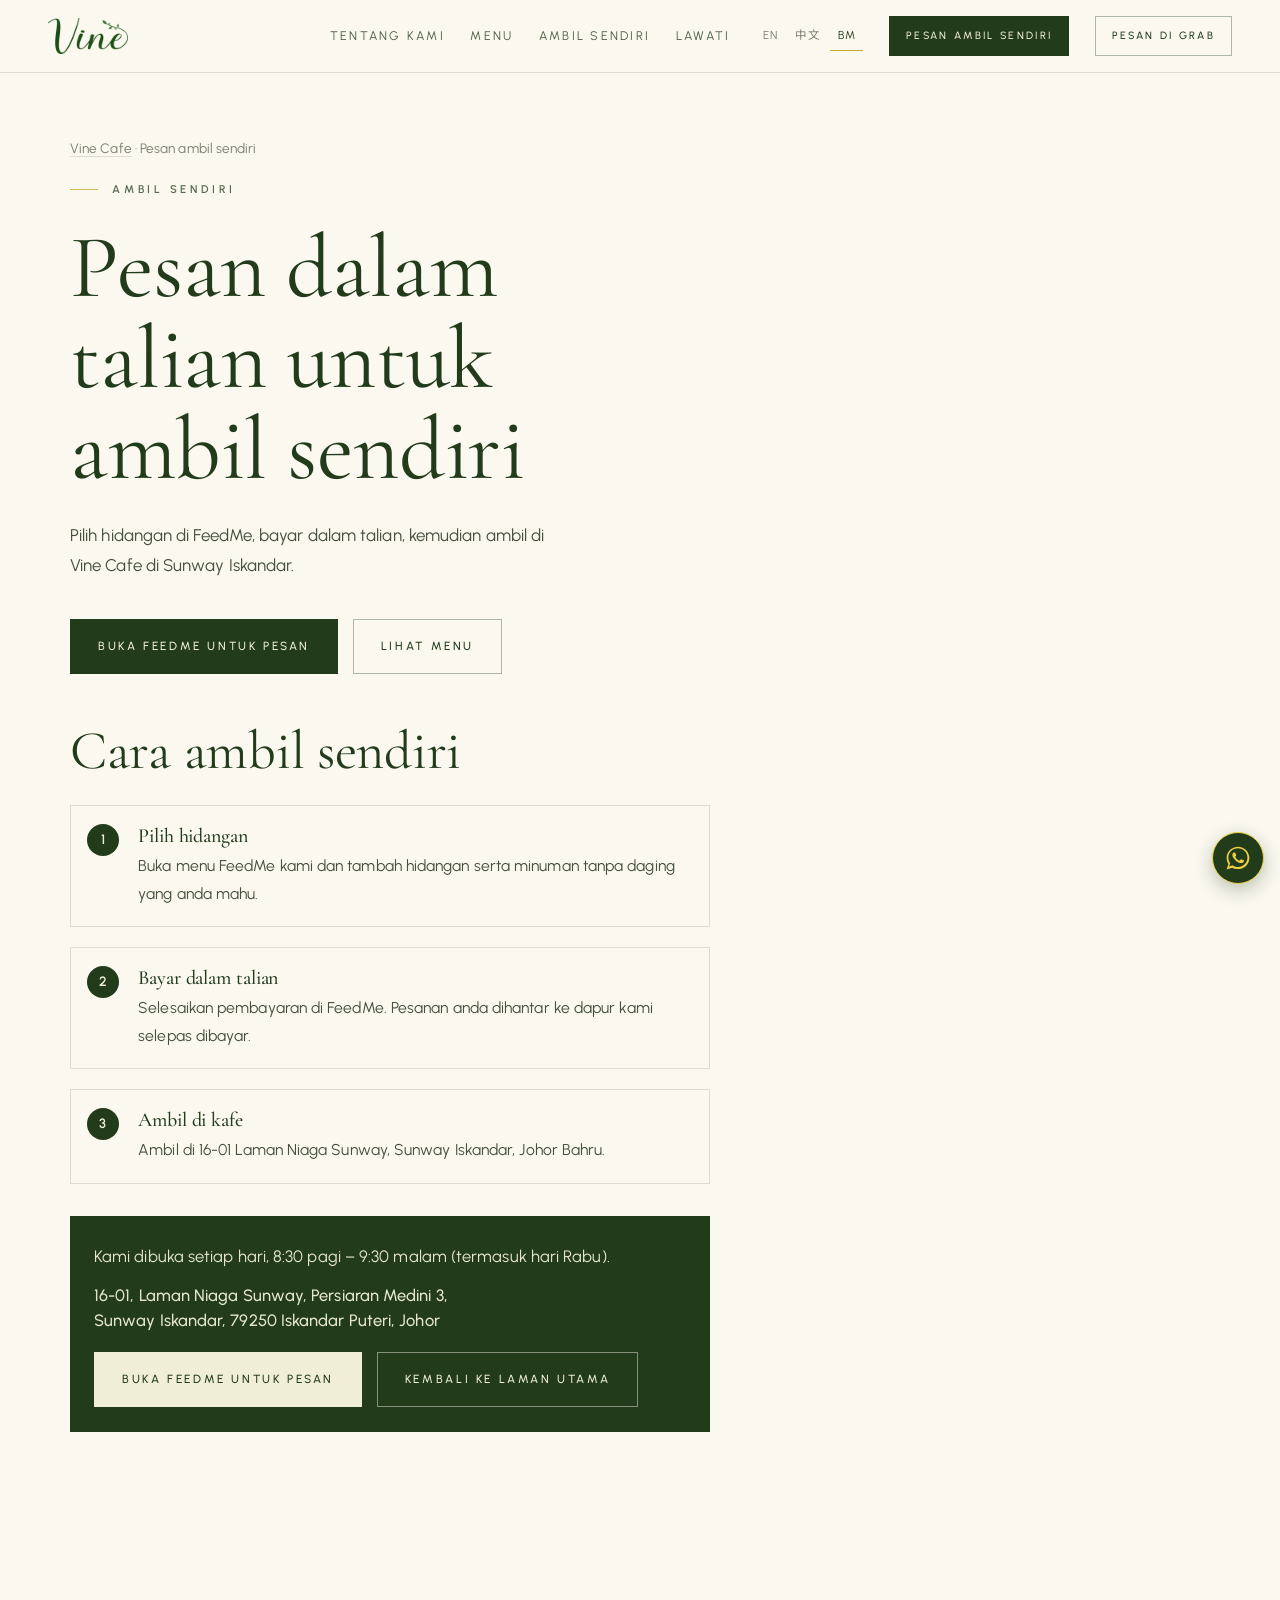
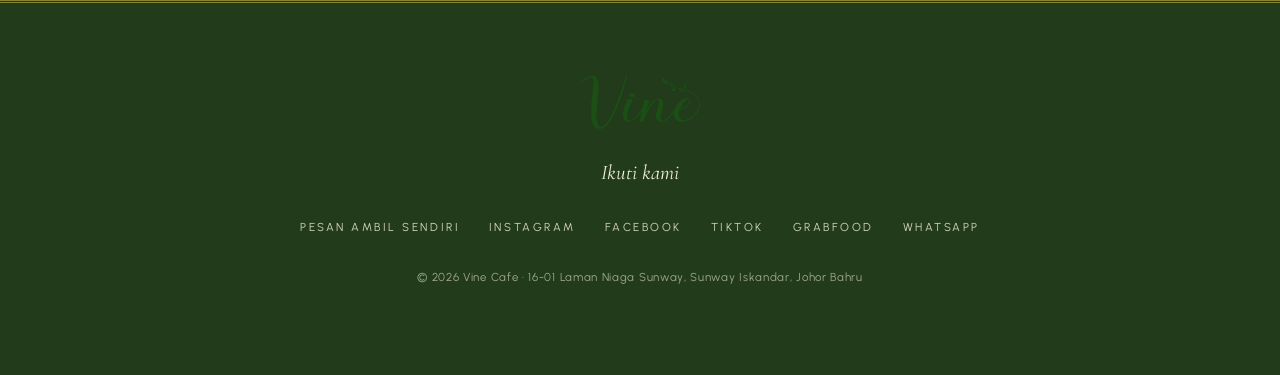
<file: order/index.html>
<!doctype html>
<html lang="en">
<head>
<meta charset="utf-8">
<meta name="viewport" content="width=device-width, initial-scale=1">
<!-- Google tag (gtag.js) -->
<script async src="https://www.googletagmanager.com/gtag/js?id=G-9BP1Q794FD"></script>
<script>
  window.dataLayer = window.dataLayer || [];
  function gtag(){dataLayer.push(arguments);}
  gtag('js', new Date());
  gtag('config', 'G-9BP1Q794FD');
</script>
<meta name="google-site-verification" content="kWtaLQxx0SNw-jAAVspEpLX6ufDPlx9d5ZUkQongnqo" />
<title>Order online for pickup | Vine Cafe, Sunway Iskandar, JB</title>
<meta name="description" content="Order meat-free dishes online on FeedMe and collect at Vine Cafe, 16-01 Laman Niaga Sunway, Sunway Iskandar, Johor Bahru. Open daily 8:30 AM to 9:30 PM.">
<link rel="canonical" href="https://vine-cafe.com/order/">
<link rel="alternate" hreflang="en" href="https://vine-cafe.com/order/">
<link rel="alternate" hreflang="zh-Hans" href="https://vine-cafe.com/zh/order/">
<link rel="alternate" hreflang="ms" href="https://vine-cafe.com/ms/order/">
<link rel="alternate" hreflang="x-default" href="https://vine-cafe.com/order/">
<meta property="og:type" content="website">
<meta property="og:site_name" content="Vine Cafe">
<meta property="og:url" content="https://vine-cafe.com/order/">
<meta property="og:title" content="Order online for pickup | Vine Cafe, Sunway Iskandar, JB">
<meta property="og:description" content="Order meat-free dishes online on FeedMe and collect at Vine Cafe, 16-01 Laman Niaga Sunway, Sunway Iskandar, Johor Bahru. Open daily 8:30 AM to 9:30 PM.">
<meta property="og:locale" content="en_MY">
<meta property="og:locale:alternate" content="zh_CN">
<meta property="og:locale:alternate" content="ms_MY">
<meta property="og:image" content="https://vine-cafe.com/images/hero_curry_katsu.jpg">
<meta property="og:image:alt" content="Japanese Curry Brown Rice with Tofu Katsu">
<meta name="twitter:card" content="summary_large_image">
<meta name="theme-color" content="#223B1B">
<link rel="icon" href="../images/vine_logo.png">
<link rel="preconnect" href="https://fonts.googleapis.com"><link rel="preconnect" href="https://fonts.gstatic.com" crossorigin>
<link href="https://fonts.googleapis.com/css2?family=Cormorant+Garamond:ital,wght@0,400;0,500;0,600;1,400;1,500&family=Urbanist:wght@400;500;600&family=Noto+Sans+SC:wght@400;500;700&family=Noto+Serif+SC:wght@400;500;600&display=swap" rel="stylesheet">
<link rel="stylesheet" href="../styles.css">
<script type="application/ld+json">{"@context": "https://schema.org", "@type": "Restaurant", "name": "Vine Cafe", "url": "https://vine-cafe.com/order/", "telephone": "+60134144199", "image": "https://vine-cafe.com/images/hero_curry_katsu.jpg", "servesCuisine": "Vegetarian", "menu": "https://vine-cafe.com/#menu", "address": {"@type": "PostalAddress", "streetAddress": "16-01, Laman Niaga Sunway, Persiaran Medini 3, Sunway Iskandar", "postalCode": "79250", "addressLocality": "Iskandar Puteri", "addressRegion": "Johor", "addressCountry": "MY"}, "openingHours": "Mo-Su 08:30-21:30", "openingHoursSpecification": [{"@type": "OpeningHoursSpecification", "dayOfWeek": ["Monday", "Tuesday", "Wednesday", "Thursday", "Friday", "Saturday", "Sunday"], "opens": "08:30", "closes": "21:30"}], "sameAs": ["https://www.instagram.com/vinecafejb/", "https://www.facebook.com/vinecafejb/", "https://www.tiktok.com/@vinecafejb"], "inLanguage": "en"}</script>
<script>(function(){var q=new URLSearchParams(location.search).get('lang');var l=q||''||localStorage.getItem('vine_lang')||'en';if(['en','zh','ms'].indexOf(l)<0)l='en';document.documentElement.lang={en:'en',zh:'zh-Hans',ms:'ms'}[l];document.documentElement.dataset.lang=l;document.documentElement.classList.add('js');})();</script>
</head>
<body class="t-main page-order">
<header class="top">
  <a class="brand" href="../"><img src="../images/vine_logo.png" alt="Vine Cafe logo" width="160" height="72"></a>
  <nav class="links"><a href="../#about"><span data-i18n data-zh="关于我们" data-ms="Tentang Kami">About</span></a><a href="../#menu"><span data-i18n data-zh="菜单" data-ms="Menu">Menu</span></a><a href="./" aria-current="page"><span data-i18n data-zh="自取" data-ms="Ambil sendiri">Pickup</span></a><a href="../#visit"><span data-i18n data-zh="到访" data-ms="Lawati">Visit</span></a>
   <span class="lang" role="group" aria-label="Language"><button data-l="en" lang="en">EN</button><button data-l="zh" lang="zh-Hans">中文</button><button data-l="ms" lang="ms">BM</button></span>
   <a class="btn sm order" href="https://feedme.cc/63690347790c14001b624a60" target="_blank" rel="noopener"><span data-i18n data-zh="网上点餐自取" data-ms="Pesan ambil sendiri">Order for pickup</span></a>
   <a class="btn sm ghost" href="https://food.grab.com/my/en/restaurant/restaurant/1-C4DKAK4EA7LUEJ" target="_blank" rel="noopener"><span data-i18n data-zh="Grab 下单" data-ms="Pesan di Grab">Order on Grab</span></a></nav>
</header>
<main id="top" class="order-main">
  <section class="order-hero">
    <p class="crumb"><a href="../"><span data-i18n data-zh="Vine Cafe" data-ms="Vine Cafe">Vine Cafe</span></a> · <span data-i18n data-zh="网上点餐自取" data-ms="Pesan ambil sendiri">Order for pickup</span></p>
    <p class="kicker"><span data-i18n data-zh="自取" data-ms="Ambil sendiri">Self pickup</span></p>
    <h1><span data-i18n data-zh="网上点餐，到店自取" data-ms="Pesan dalam talian untuk ambil sendiri">Order online for pickup</span></h1>
    <p class="lead"><span data-i18n data-zh="在 FeedMe 选餐、线上付款，再到 Sunway Iskandar 的 Vine Cafe 取餐。" data-ms="Pilih hidangan di FeedMe, bayar dalam talian, kemudian ambil di Vine Cafe di Sunway Iskandar.">Choose your dishes on FeedMe, pay online, then collect at Vine Cafe in Sunway Iskandar.</span></p>
    <div class="ctas">
      <a class="btn" href="https://feedme.cc/63690347790c14001b624a60" target="_blank" rel="noopener"><span data-i18n data-zh="打开 FeedMe 点餐" data-ms="Buka FeedMe untuk pesan">Open FeedMe to order</span></a>
      <a class="btn ghost" href="../#menu"><span data-i18n data-zh="查看菜单" data-ms="Lihat menu">See the menu</span></a>
    </div>
  </section>
  <section class="order-steps" aria-labelledby="steps-title">
    <h2 id="steps-title"><span data-i18n data-zh="自取说明" data-ms="Cara ambil sendiri">How pickup works</span></h2>
    <ol class="steps">
      <li>
        <h3><span data-i18n data-zh="选择餐点" data-ms="Pilih hidangan">Choose your items</span></h3>
        <p><span data-i18n data-zh="打开我们的 FeedMe 菜单，加入您想要的素食餐点与饮品。" data-ms="Buka menu FeedMe kami dan tambah hidangan serta minuman tanpa daging yang anda mahu.">Open our FeedMe menu and add the meat-free dishes and drinks you want.</span></p>
      </li>
      <li>
        <h3><span data-i18n data-zh="线上付款" data-ms="Bayar dalam talian">Pay online</span></h3>
        <p><span data-i18n data-zh="在 FeedMe 完成付款。付款后订单会送到我们的厨房。" data-ms="Selesaikan pembayaran di FeedMe. Pesanan anda dihantar ke dapur kami selepas dibayar.">Complete payment on FeedMe. Your order is sent to our kitchen once it is paid.</span></p>
      </li>
      <li>
        <h3><span data-i18n data-zh="到店取餐" data-ms="Ambil di kafe">Collect at the cafe</span></h3>
        <p><span data-i18n data-zh="到 16-01 Laman Niaga Sunway, Sunway Iskandar, 新山 取餐。" data-ms="Ambil di 16-01 Laman Niaga Sunway, Sunway Iskandar, Johor Bahru.">Pick up at 16-01 Laman Niaga Sunway, Sunway Iskandar, Johor Bahru.</span></p>
      </li>
    </ol>
    <div class="order-spot">
      <p><span data-i18n data-zh="我们每天营业，早上 8:30 – 晚上 9:30（星期三照常营业）。" data-ms="Kami dibuka setiap hari, 8:30 pagi – 9:30 malam (termasuk hari Rabu).">We are open daily, 8:30 AM – 9:30 PM (including Wednesdays).</span></p>
      <p class="order-addr">16-01, Laman Niaga Sunway, Persiaran Medini 3,<br>Sunway Iskandar, 79250 Iskandar Puteri, Johor</p>
      <div class="ctas">
        <a class="btn" href="https://feedme.cc/63690347790c14001b624a60" target="_blank" rel="noopener"><span data-i18n data-zh="打开 FeedMe 点餐" data-ms="Buka FeedMe untuk pesan">Open FeedMe to order</span></a>
        <a class="btn ghost" href="../"><span data-i18n data-zh="返回首页" data-ms="Kembali ke laman utama">Back to home</span></a>
      </div>
    </div>
  </section>
</main>
<footer class="foot">
  <img src="../images/vine_logo.png" alt="Vine Cafe" width="120" height="54">
  <p><span data-i18n data-zh="关注我们" data-ms="Ikuti kami">Follow us</span></p>
  <nav class="social"><a href="https://feedme.cc/63690347790c14001b624a60" target="_blank" rel="noopener"><span data-i18n data-zh="网上点餐自取" data-ms="Pesan ambil sendiri">Order for pickup</span></a><a href="https://www.instagram.com/vinecafejb/" target="_blank" rel="noopener">Instagram</a><a href="https://www.facebook.com/vinecafejb/" target="_blank" rel="noopener">Facebook</a><a href="https://www.tiktok.com/@vinecafejb" target="_blank" rel="noopener">TikTok</a><a href="https://food.grab.com/my/en/restaurant/restaurant/1-C4DKAK4EA7LUEJ" target="_blank" rel="noopener">GrabFood</a><a href="https://wa.me/60134144199?text=Hi%20Vine%2C%20I%27d%20like%20to%20make%20a%20reservation." target="_blank" rel="noopener">WhatsApp</a></nav>
  <p>© 2026 Vine Cafe · 16-01 Laman Niaga Sunway, Sunway Iskandar, Johor Bahru</p>
</footer>
<script>
(function(){
 var els=[].slice.call(document.querySelectorAll('[data-i18n]'));
 els.forEach(function(el){el.dataset.en=el.textContent;});
 function set(l){
  els.forEach(function(el){el.textContent=el.dataset[l]||el.dataset.en;});
  document.documentElement.lang={en:'en',zh:'zh-Hans',ms:'ms'}[l];document.documentElement.dataset.lang=l;
  var S={"en": ["Order online for pickup | Vine Cafe, Sunway Iskandar, JB", "Order meat-free dishes online on FeedMe and collect at Vine Cafe, 16-01 Laman Niaga Sunway, Sunway Iskandar, Johor Bahru. Open daily 8:30 AM to 9:30 PM."], "zh": ["网上点餐自取 | Vine Cafe · 新山 Sunway Iskandar", "在 FeedMe 网上点素食餐点，再到 Vine Cafe（16-01 Laman Niaga Sunway, Sunway Iskandar, 新山）取餐。每天营业，早上 8:30 至晚上 9:30。"], "ms": ["Pesan dalam talian untuk ambil sendiri | Vine Cafe, Sunway Iskandar, JB", "Pesan hidangan tanpa daging dalam talian di FeedMe dan ambil di Vine Cafe, 16-01 Laman Niaga Sunway, Sunway Iskandar, Johor Bahru. Dibuka setiap hari, 8:30 pagi hingga 9:30 malam."]}[l];if(S){document.title=S[0];var md=document.querySelector('meta[name=description]');if(md)md.setAttribute('content',S[1]);}
  try{localStorage.setItem('vine_lang',l);}catch(e){}
  [].forEach.call(document.querySelectorAll('.lang button'),function(b){b.setAttribute('aria-pressed',b.dataset.l===l);});
 }
 [].forEach.call(document.querySelectorAll('.lang button'),function(b){b.addEventListener('click',function(){set(b.dataset.l);});});
 set(document.documentElement.dataset.lang||'en');
 var rv=document.querySelectorAll('.order-hero,.order-steps');
 if(!('IntersectionObserver' in window)){[].forEach.call(rv,function(x){x.classList.add('in')});return;}
 var io=new IntersectionObserver(function(es){es.forEach(function(en){if(en.isIntersecting){en.target.classList.add('in');io.unobserve(en.target);}});},{rootMargin:'0px 0px -8% 0px'});
 [].forEach.call(rv,function(x){x.classList.add('rv');io.observe(x);});
})();
</script>
<a class="wa-fab" href="https://wa.me/60134144199?text=Hi%20Vine%2C%20I%27d%20like%20to%20make%20a%20reservation." target="_blank" rel="noopener" aria-label="Reserve on WhatsApp +60 13-414 4199"><svg class="wa-ic" viewBox="0 0 32 32" width="28" height="28" aria-hidden="true" focusable="false"><path fill="currentColor" d="M16 3C8.8 3 3 8.7 3 15.8c0 2.5.7 4.9 2 7L3 29l6.4-2c2 1.1 4.3 1.7 6.6 1.7 7.2 0 13-5.7 13-12.8S23.2 3 16 3zm0 23.4c-2.1 0-4.1-.6-5.9-1.7l-.4-.3-3.8 1.2 1.2-3.7-.3-.4c-1.2-1.8-1.8-3.9-1.8-6 0-5.9 4.9-10.6 10.9-10.6s10.9 4.8 10.9 10.6S22 26.4 16 26.4zm6-7.9c-.3-.2-1.9-1-2.2-1.1-.3-.1-.5-.2-.7.2-.2.3-.8 1-1 1.2-.2.2-.4.2-.7.1-.3-.2-1.4-.5-2.6-1.6-1-.9-1.6-1.9-1.8-2.2-.2-.3 0-.5.1-.7l.5-.6c.2-.2.2-.4.3-.6.1-.2.1-.4 0-.6l-1-2.4c-.3-.6-.5-.5-.7-.5h-.6c-.2 0-.6.1-.9.4-.3.3-1.1 1.1-1.1 2.7s1.2 3.1 1.3 3.3c.2.2 2.3 3.5 5.5 4.9.8.3 1.4.5 1.9.7.8.2 1.5.2 2.1.1.6-.1 1.9-.8 2.2-1.5.3-.7.3-1.4.2-1.5-.1-.2-.3-.3-.6-.4z"/></svg></a>
</body>
</html>
</file>
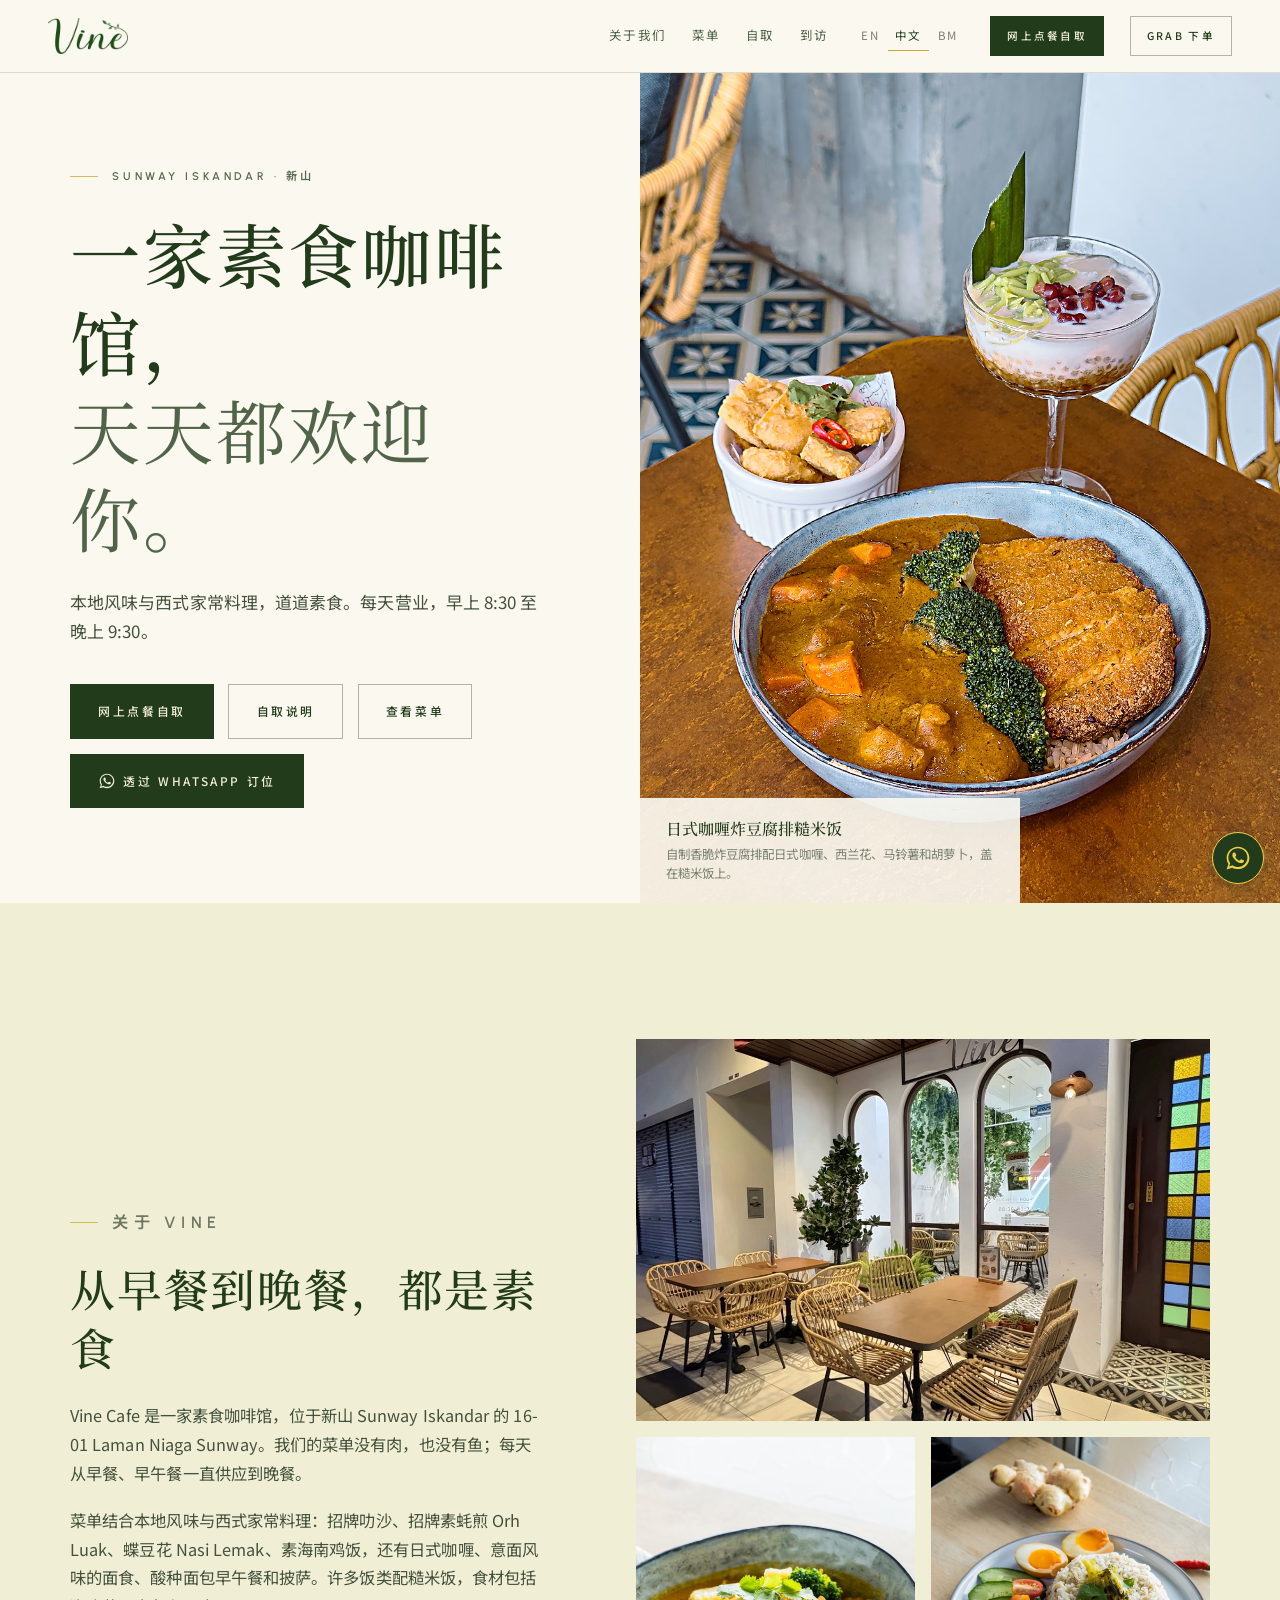
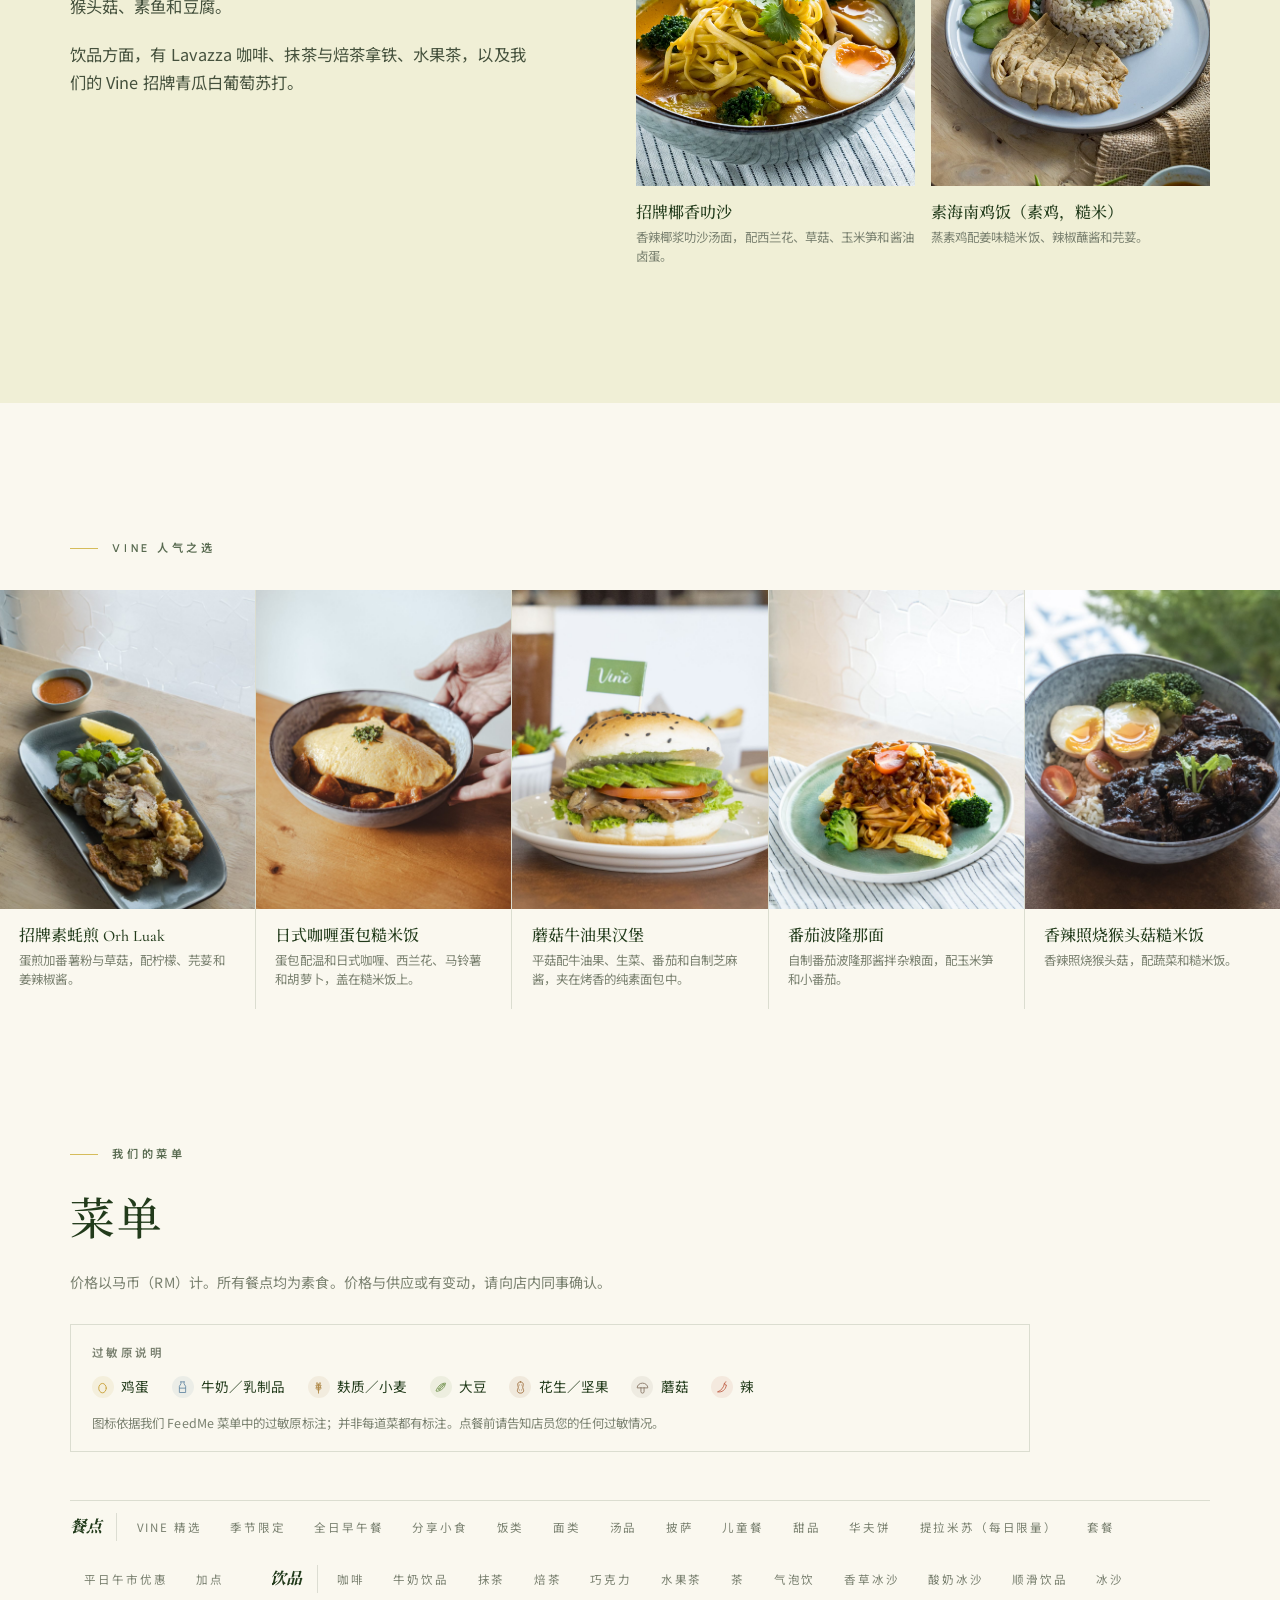
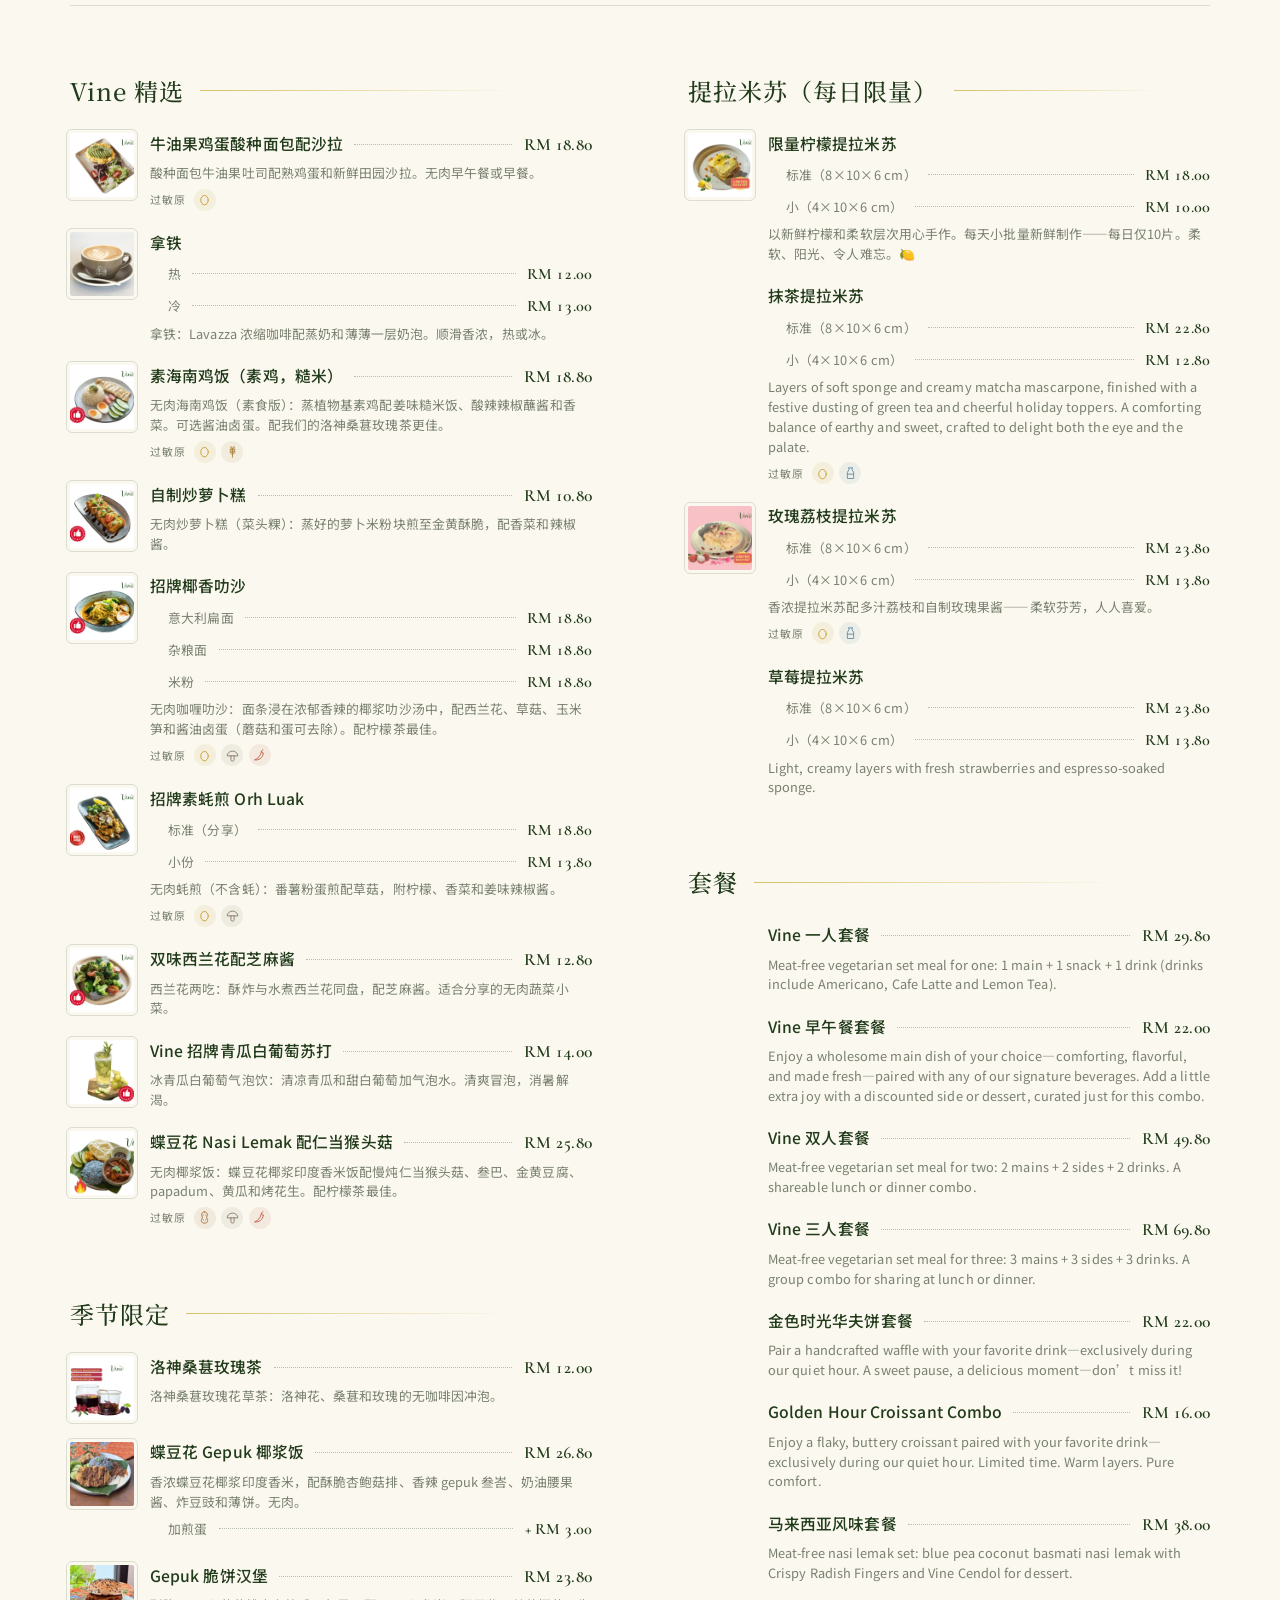
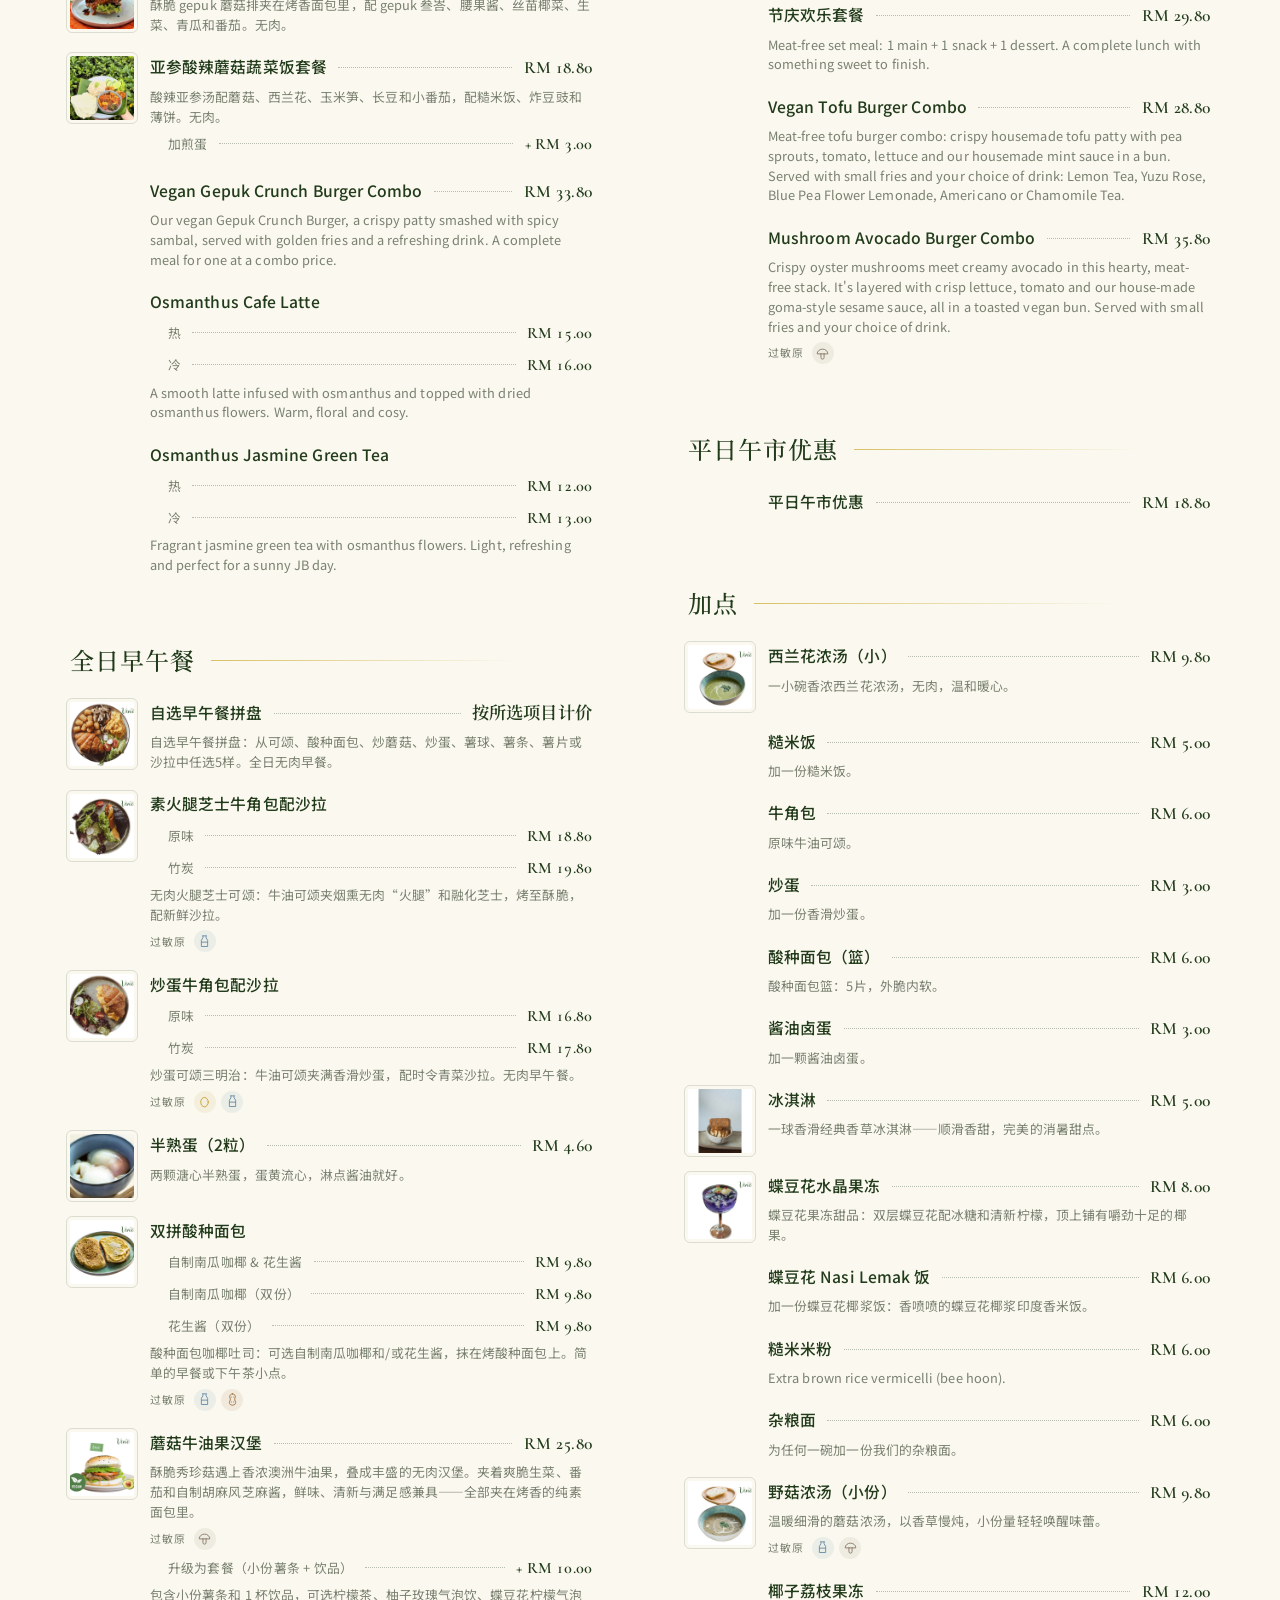
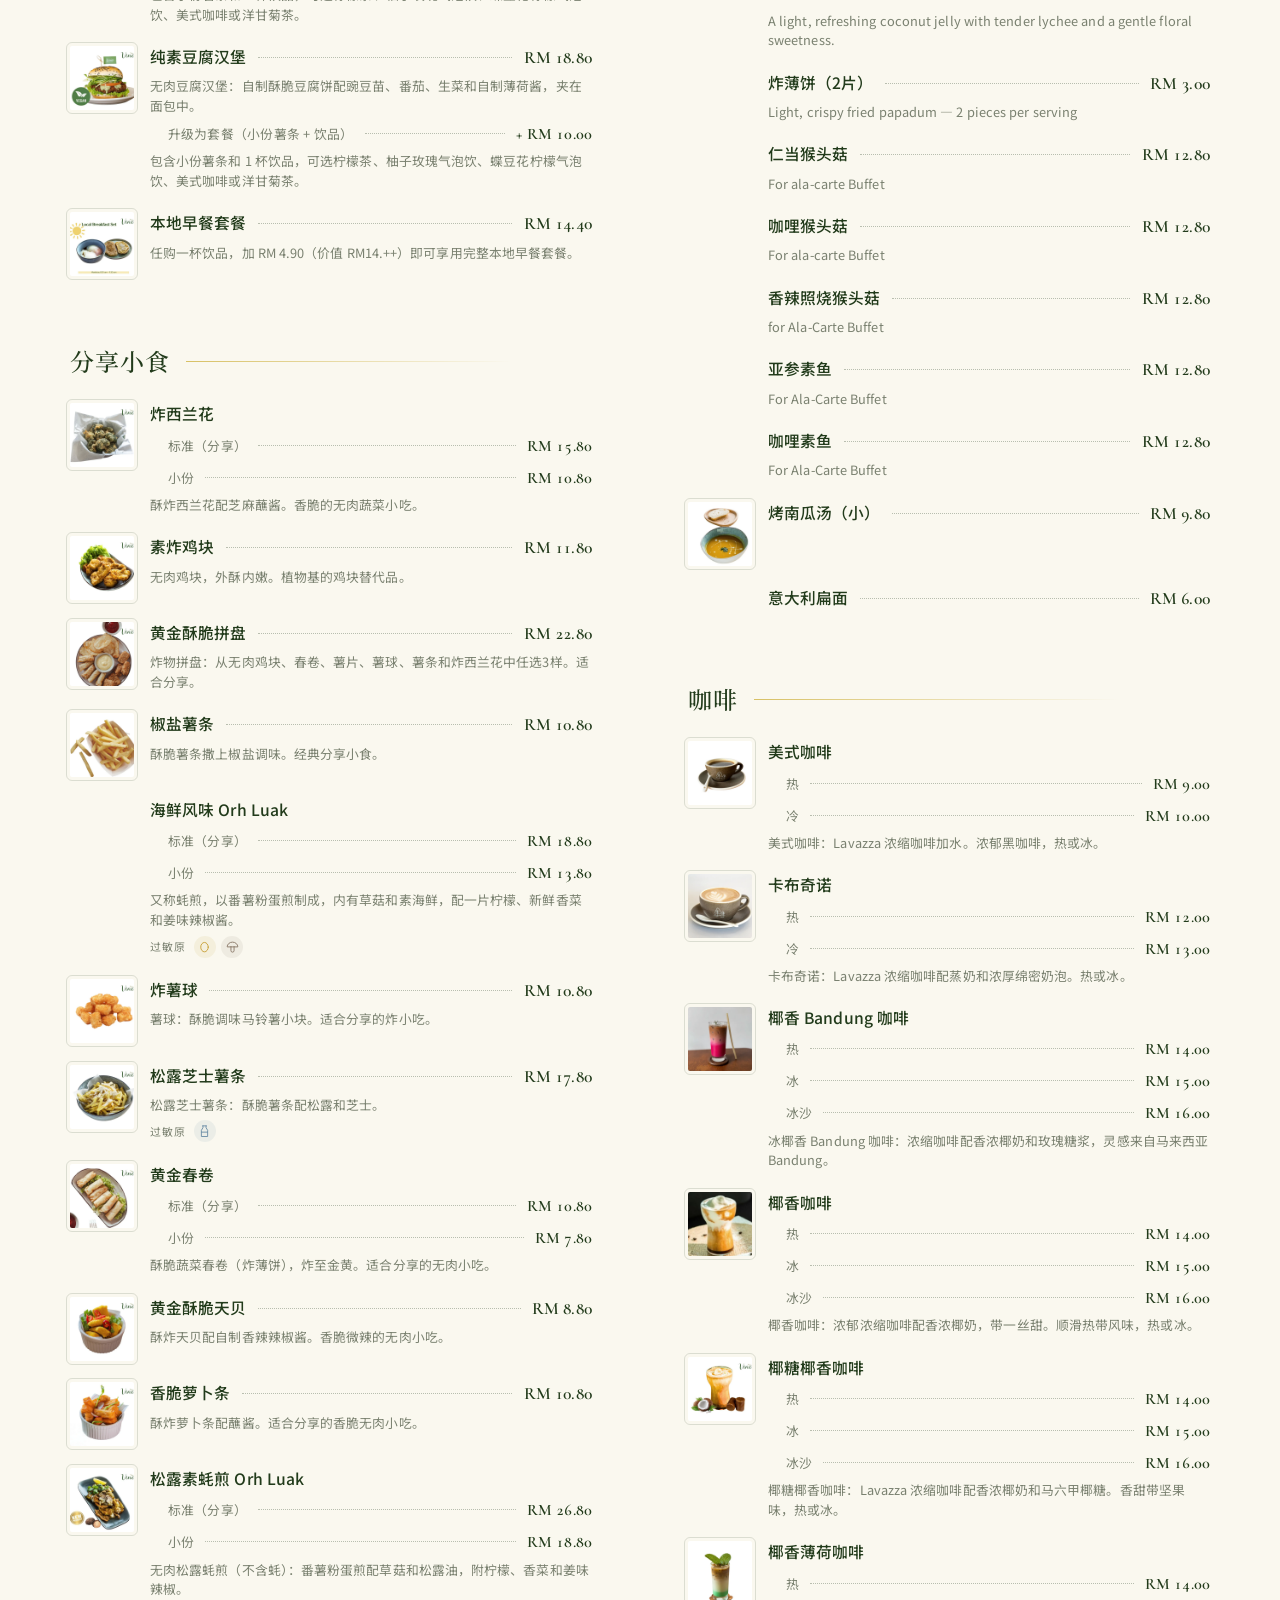
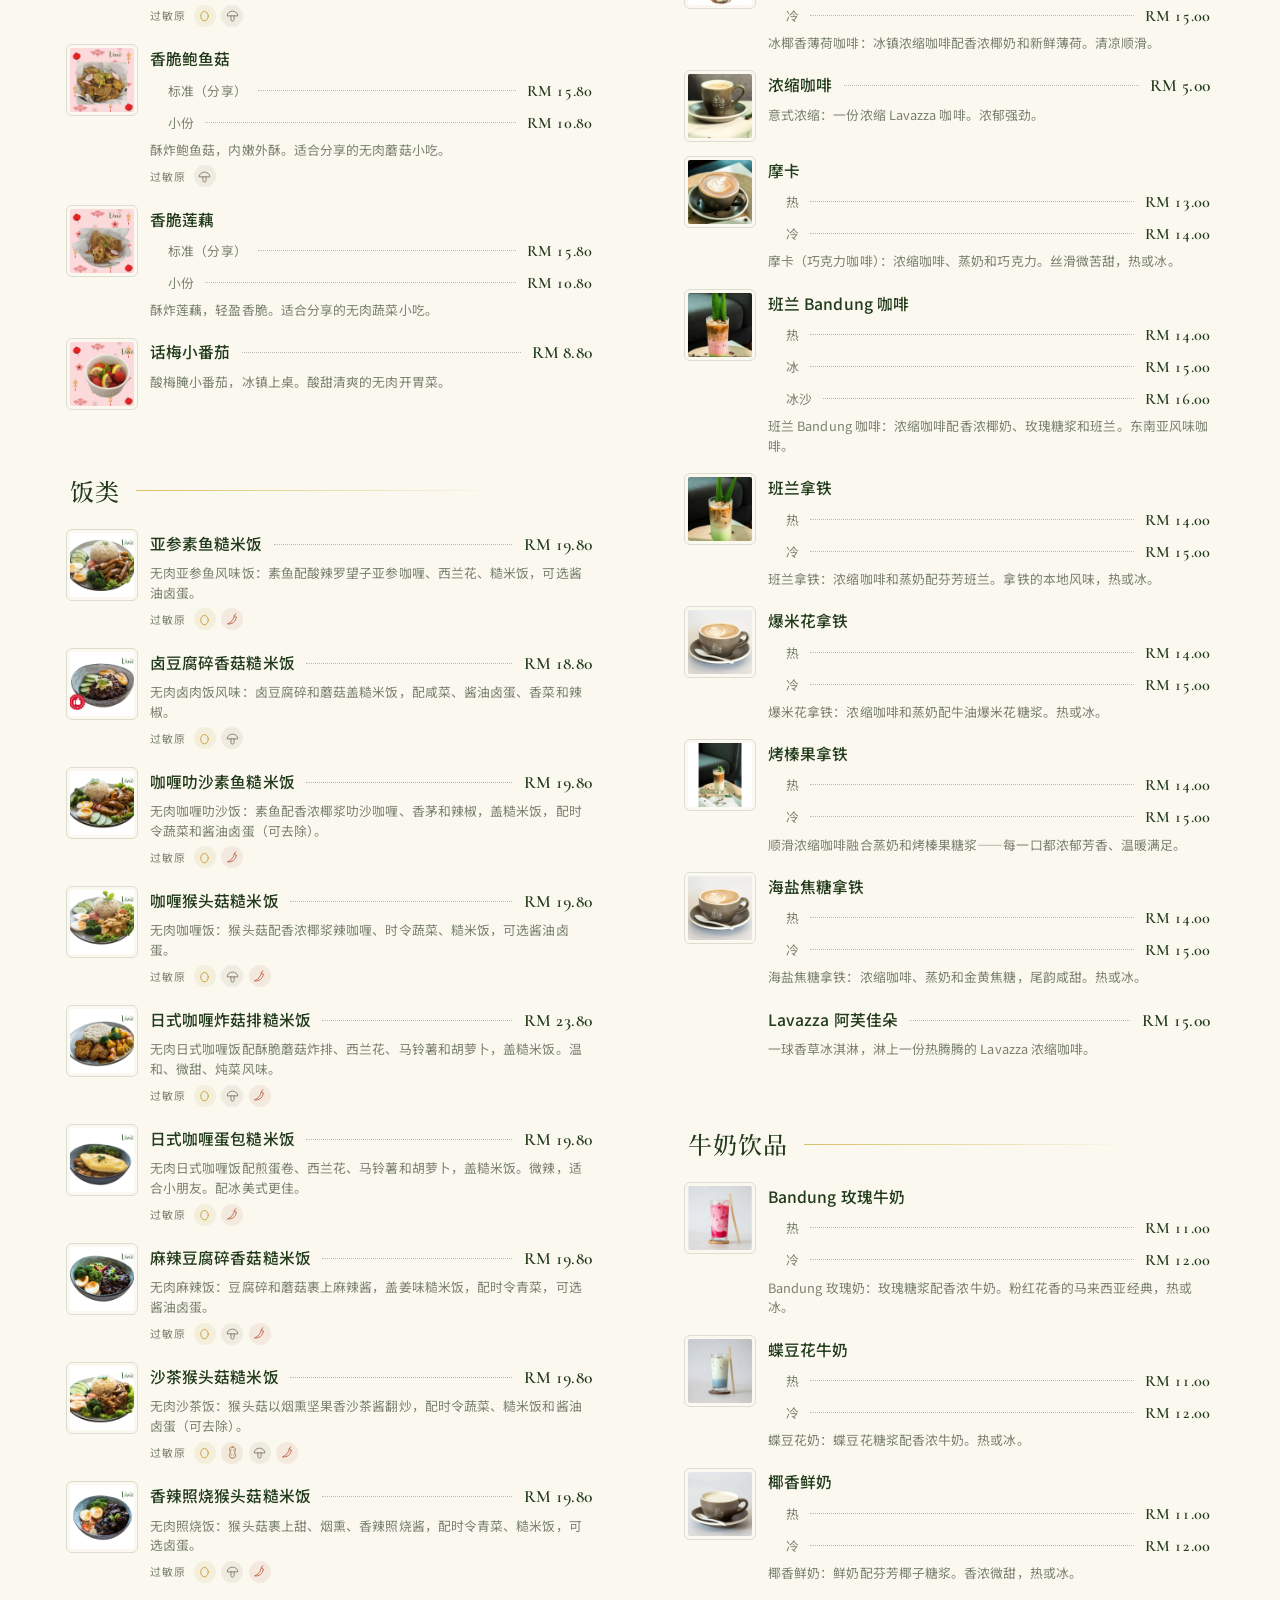
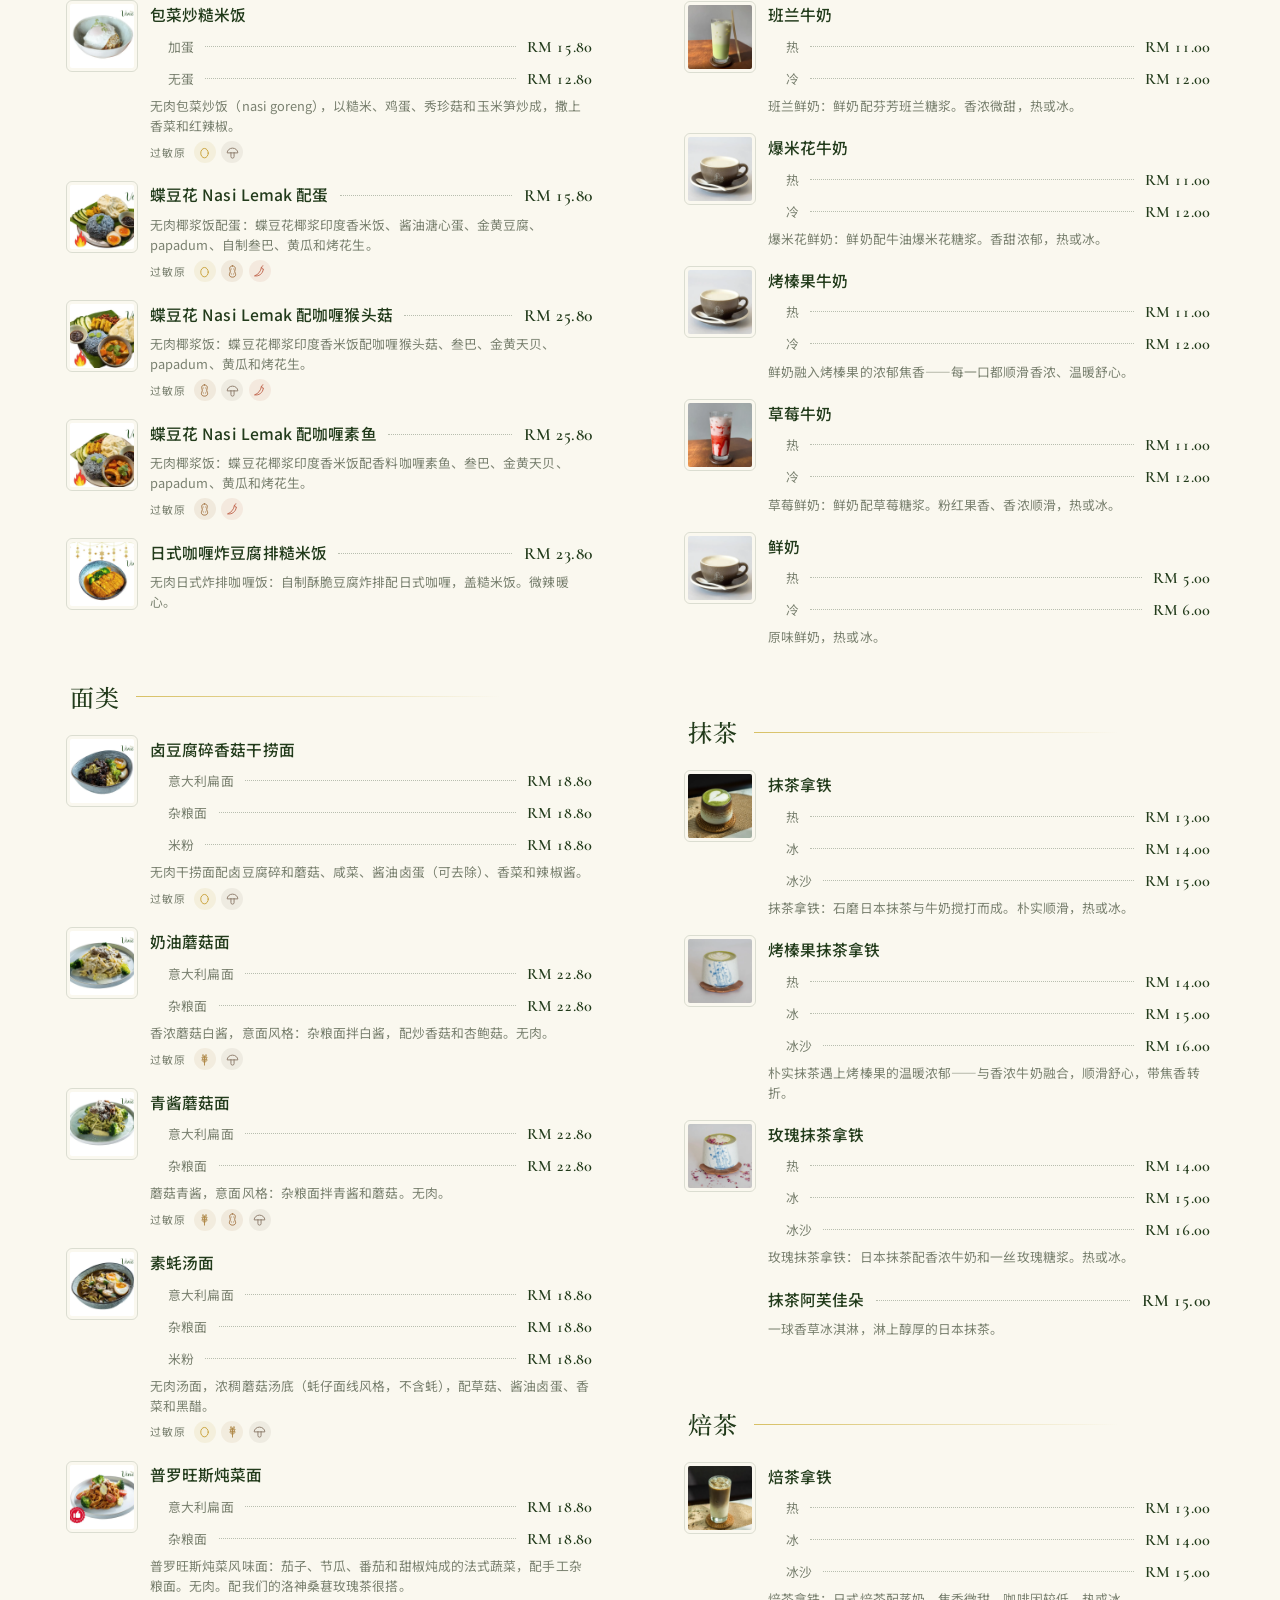
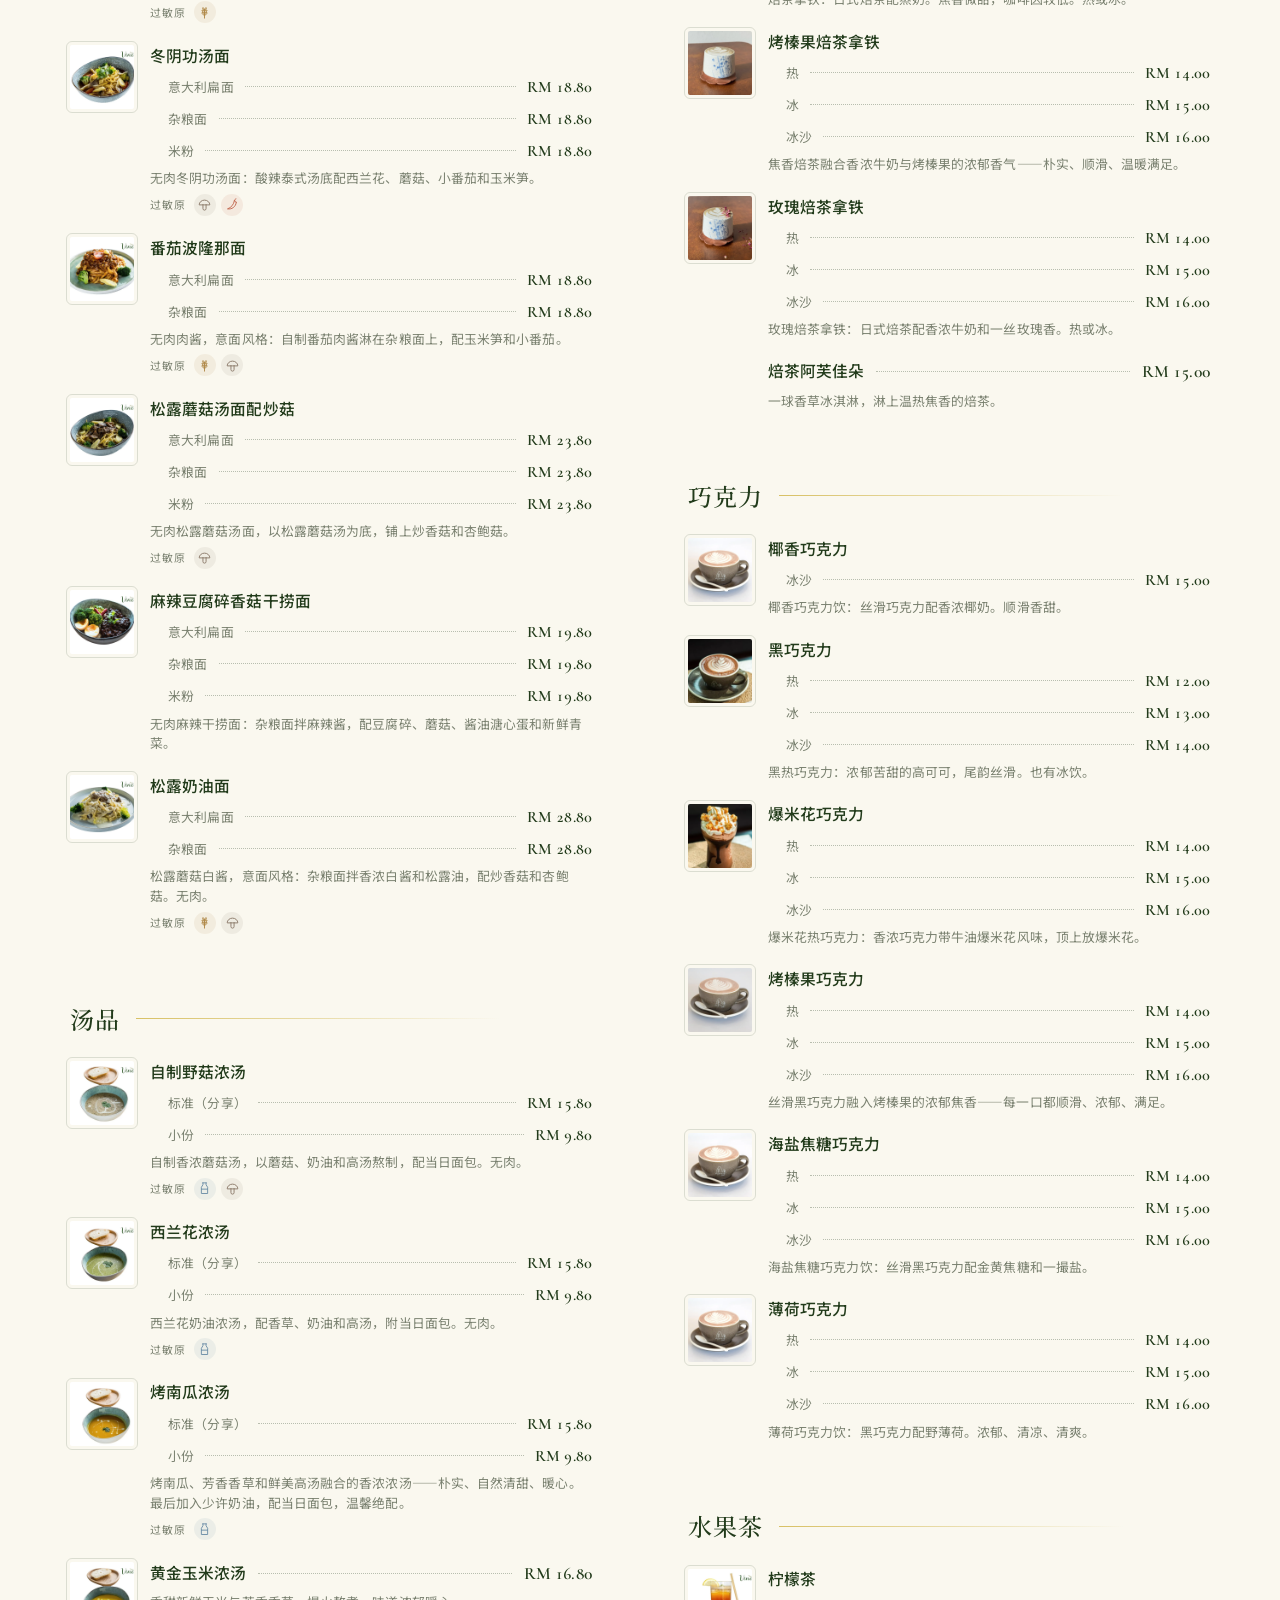
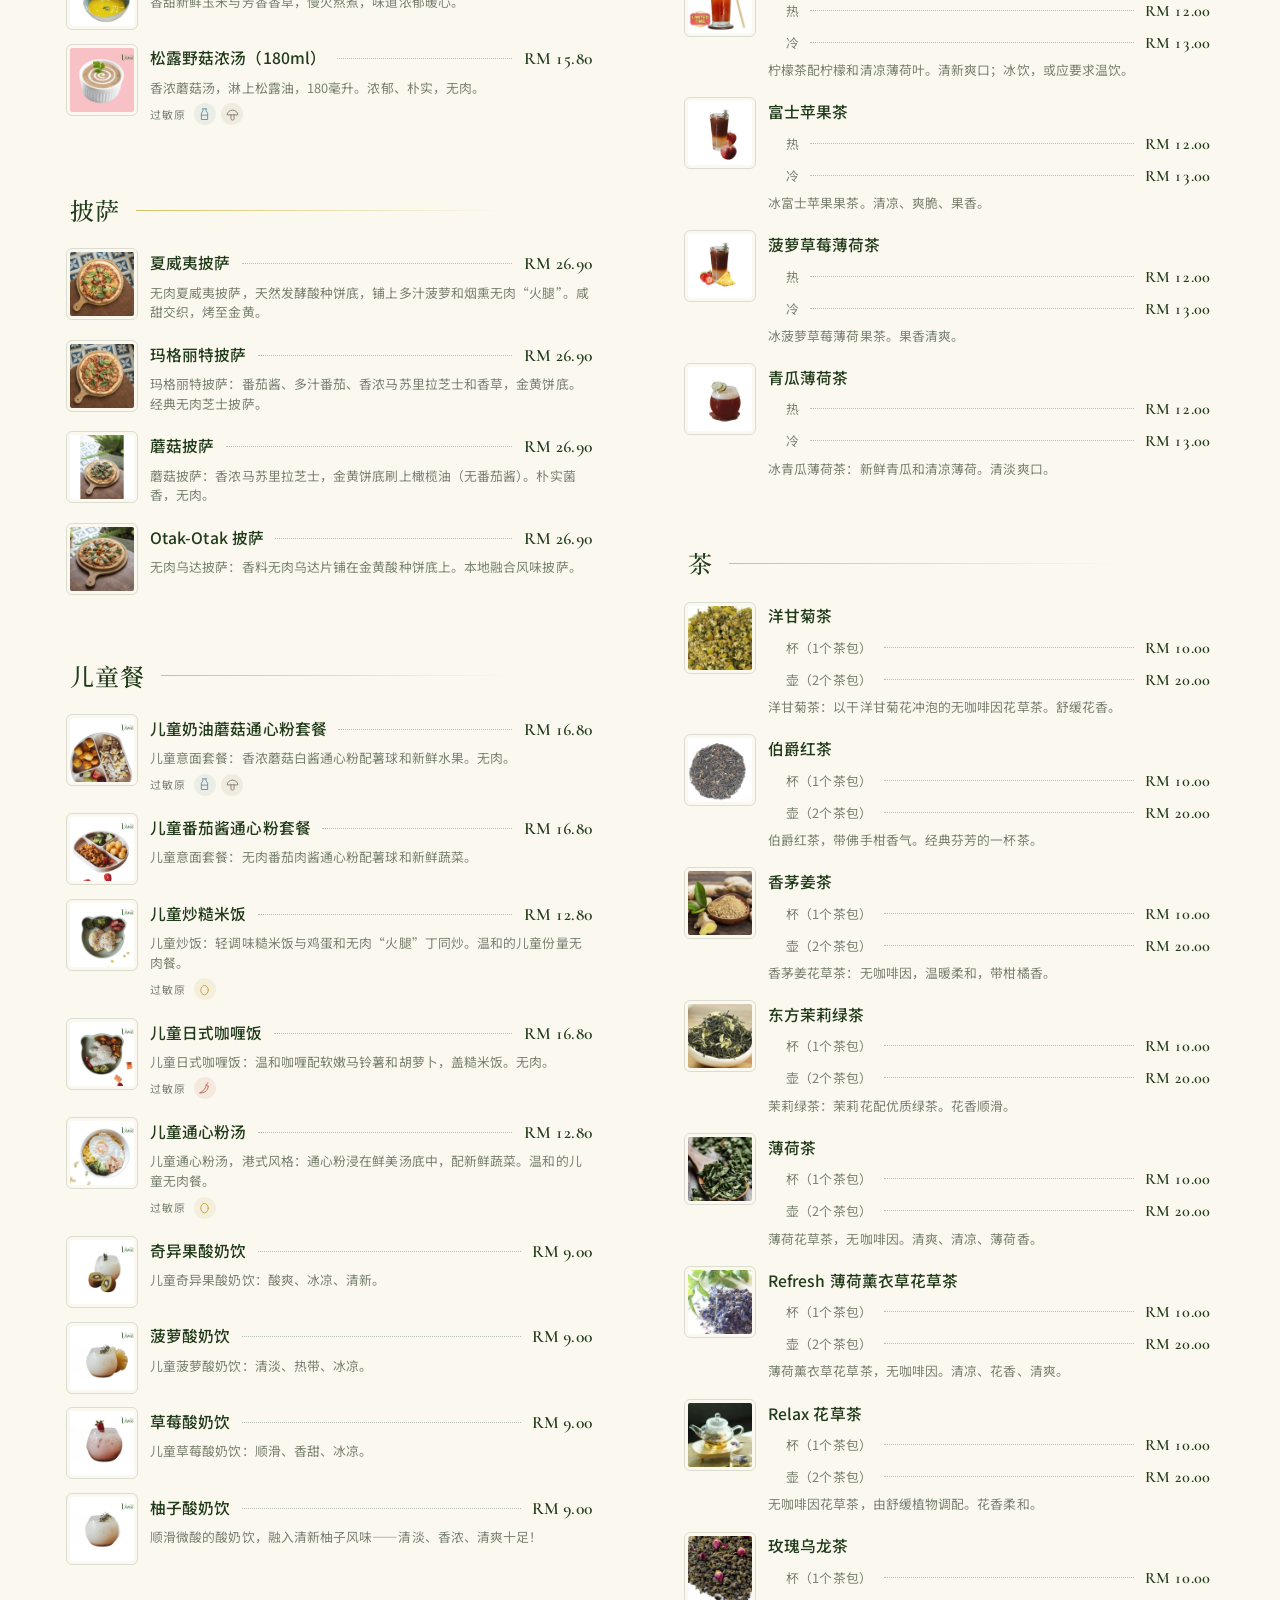
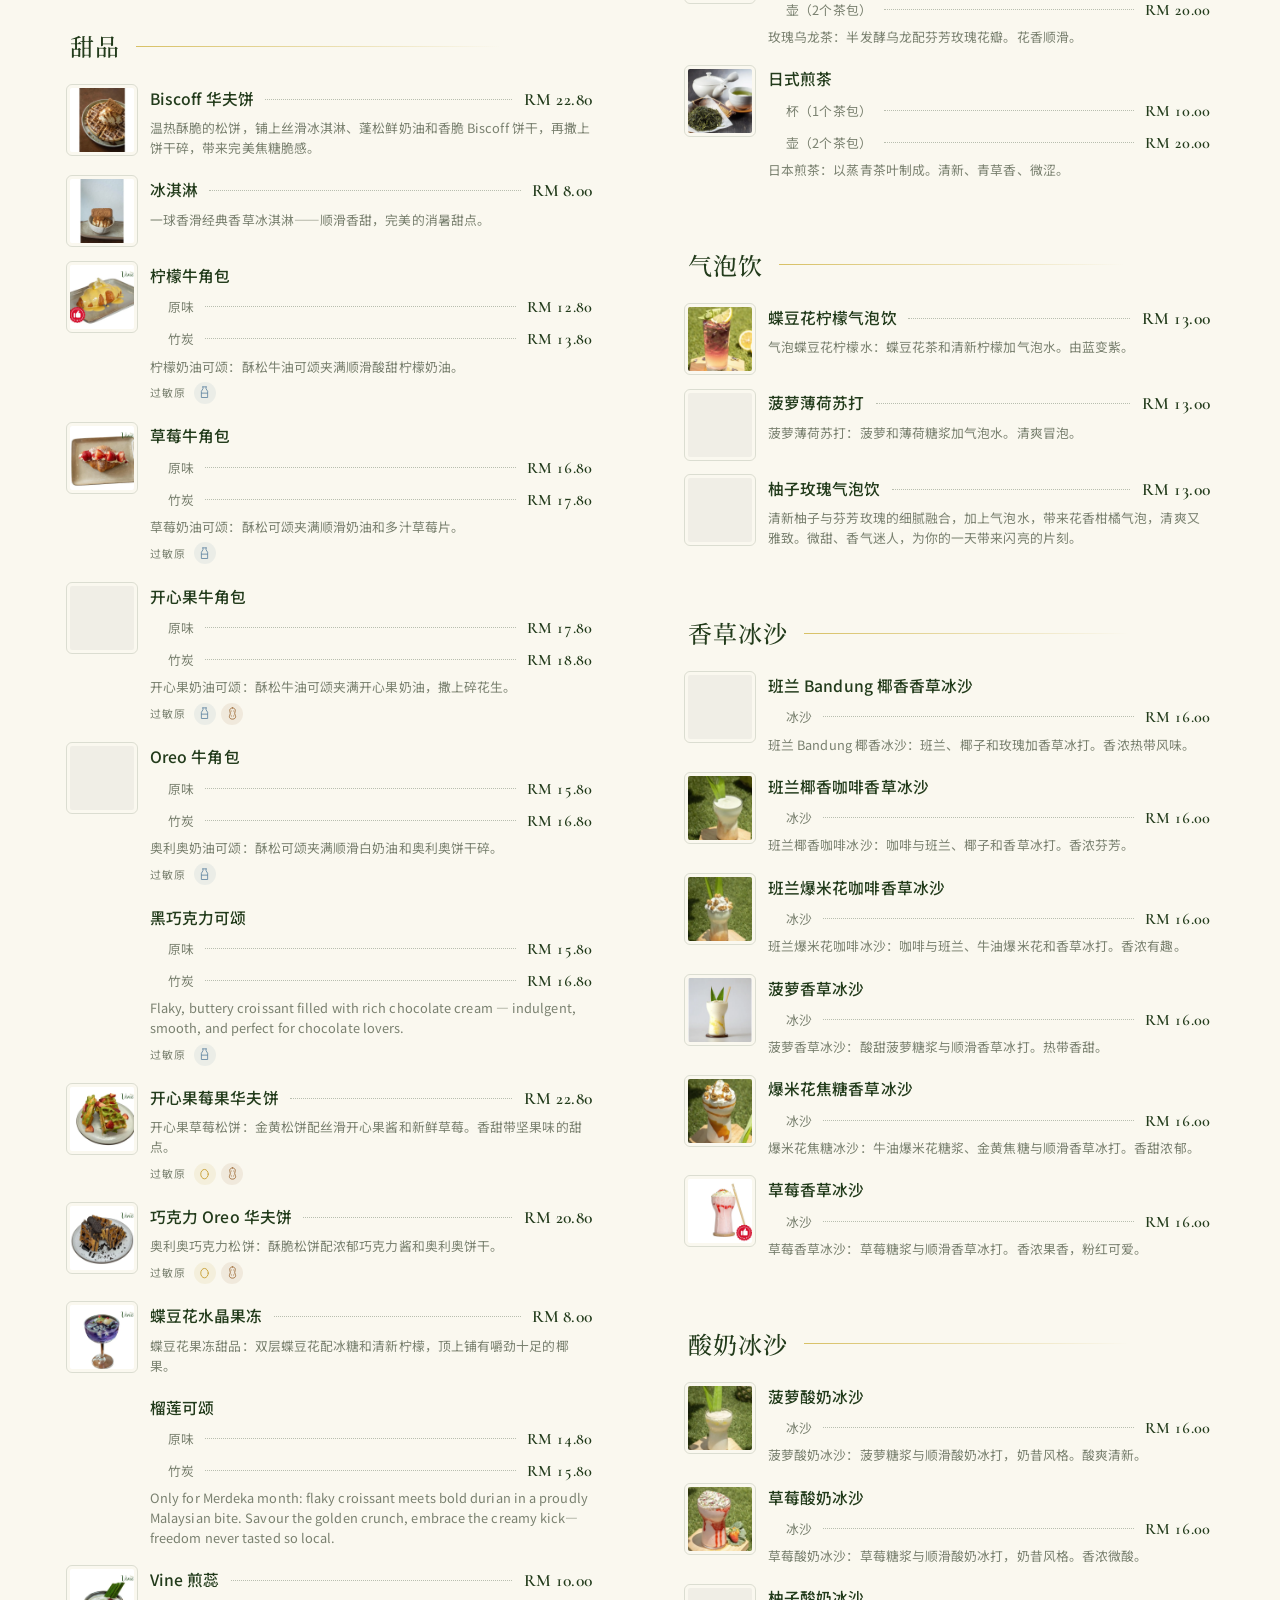
<file: zh/index.html>
<!doctype html>
<html lang="zh-Hans">
<head>
<meta charset="utf-8">
<meta name="viewport" content="width=device-width, initial-scale=1">
<!-- Google tag (gtag.js) -->
<script async src="https://www.googletagmanager.com/gtag/js?id=G-9BP1Q794FD"></script>
<script>
  window.dataLayer = window.dataLayer || [];
  function gtag(){dataLayer.push(arguments);}
  gtag('js', new Date());
  gtag('config', 'G-9BP1Q794FD');
</script>
<meta name="google-site-verification" content="kWtaLQxx0SNw-jAAVspEpLX6ufDPlx9d5ZUkQongnqo" />
<title>Vine Cafe | 新山 Sunway Iskandar 素食咖啡馆 · 依斯干达公主城</title>
<meta name="description" content="Vine Cafe 是新山（JB）依斯干达公主城 Sunway Iskandar 的素食咖啡馆（不含肉），供应本地风味、早午餐、披萨与咖啡，也有纯素选择。每天营业，早上 8:30 至晚上 9:30。">
<link rel="canonical" href="https://vine-cafe.com/zh/">
<link rel="alternate" hreflang="en" href="https://vine-cafe.com/">
<link rel="alternate" hreflang="zh-Hans" href="https://vine-cafe.com/zh/">
<link rel="alternate" hreflang="ms" href="https://vine-cafe.com/ms/">
<link rel="alternate" hreflang="x-default" href="https://vine-cafe.com/">
<meta property="og:type" content="restaurant">
<meta property="og:site_name" content="Vine Cafe">
<meta property="og:url" content="https://vine-cafe.com/zh/">
<meta property="og:title" content="Vine Cafe | 新山 Sunway Iskandar 素食咖啡馆 · 依斯干达公主城">
<meta property="og:description" content="Vine Cafe 是新山（JB）依斯干达公主城 Sunway Iskandar 的素食咖啡馆（不含肉），供应本地风味、早午餐、披萨与咖啡，也有纯素选择。每天营业，早上 8:30 至晚上 9:30。">
<meta property="og:locale" content="zh_CN">
<meta property="og:locale:alternate" content="en_MY">
<meta property="og:locale:alternate" content="ms_MY">
<meta property="og:image" content="https://vine-cafe.com/images/hero_curry_katsu.jpg">
<meta property="og:image:alt" content="Japanese Curry Brown Rice with Tofu Katsu">
<meta name="twitter:card" content="summary_large_image">
<meta name="theme-color" content="#223B1B">
<link rel="icon" href="../images/vine_logo.png">
<link rel="preconnect" href="https://fonts.googleapis.com"><link rel="preconnect" href="https://fonts.gstatic.com" crossorigin>
<link href="https://fonts.googleapis.com/css2?family=Cormorant+Garamond:ital,wght@0,400;0,500;0,600;1,400;1,500&family=Urbanist:wght@400;500;600&family=Noto+Sans+SC:wght@400;500;700&family=Noto+Serif+SC:wght@400;500;600&display=swap" rel="stylesheet">
<link rel="stylesheet" href="../styles.css">
<script type="application/ld+json">{"@context": "https://schema.org", "@type": "Restaurant", "name": "Vine Cafe", "url": "https://vine-cafe.com/", "telephone": "+60134144199", "image": "https://vine-cafe.com/images/hero_curry_katsu.jpg", "servesCuisine": "Vegetarian", "menu": "https://vine-cafe.com/#menu", "address": {"@type": "PostalAddress", "streetAddress": "16-01, Laman Niaga Sunway, Persiaran Medini 3, Sunway Iskandar", "postalCode": "79250", "addressLocality": "Iskandar Puteri", "addressRegion": "Johor", "addressCountry": "MY"}, "openingHours": "Mo-Su 08:30-21:30", "openingHoursSpecification": [{"@type": "OpeningHoursSpecification", "dayOfWeek": ["Monday", "Tuesday", "Wednesday", "Thursday", "Friday", "Saturday", "Sunday"], "opens": "08:30", "closes": "21:30"}], "sameAs": ["https://www.instagram.com/vinecafejb/", "https://www.facebook.com/vinecafejb/", "https://www.tiktok.com/@vinecafejb"], "inLanguage": "zh-Hans"}</script>
<script>(function(){var q=new URLSearchParams(location.search).get('lang');var l=q||'zh'||localStorage.getItem('vine_lang')||'en';if(['en','zh','ms'].indexOf(l)<0)l='en';document.documentElement.lang={en:'en',zh:'zh-Hans',ms:'ms'}[l];document.documentElement.dataset.lang=l;document.documentElement.classList.add('js');})();</script>
</head>
<body class="t-main">
<header class="top">
  <a class="brand" href="#top"><img src="../images/vine_logo.png" alt="Vine Cafe logo" width="160" height="72"></a>
  <nav class="links"><a href="#about"><span data-i18n data-zh="关于我们" data-ms="Tentang Kami">About</span></a><a href="#menu"><span data-i18n data-zh="菜单" data-ms="Menu">Menu</span></a><a href="order/"><span data-i18n data-zh="自取" data-ms="Ambil sendiri">Pickup</span></a><a href="#visit"><span data-i18n data-zh="到访" data-ms="Lawati">Visit</span></a>
   <span class="lang" role="group" aria-label="Language"><button data-l="en" lang="en">EN</button><button data-l="zh" lang="zh-Hans">中文</button><button data-l="ms" lang="ms">BM</button></span>
   <a class="btn sm order" href="https://feedme.cc/63690347790c14001b624a60" target="_blank" rel="noopener"><span data-i18n data-zh="网上点餐自取" data-ms="Pesan ambil sendiri">Order for pickup</span></a>
   <a class="btn sm ghost" href="https://food.grab.com/my/en/restaurant/restaurant/1-C4DKAK4EA7LUEJ" target="_blank" rel="noopener"><span data-i18n data-zh="Grab 下单" data-ms="Pesan di Grab">Order on Grab</span></a></nav>
</header>
<main id="top">
<section class="hero">
  <div class="hero-text">
    <p class="kicker"><span data-i18n data-zh="Sunway Iskandar · 新山" data-ms="Sunway Iskandar · Johor Bahru">Sunway Iskandar · Johor Bahru</span></p>
    <h1><span data-i18n data-zh="一家素食咖啡馆，" data-ms="Kafe tanpa daging">A meat-free cafe</span> <em><span data-i18n data-zh="天天都欢迎你。" data-ms="untuk setiap hari.">for every day.</span></em></h1>
    <p class="lead"><span data-i18n data-zh="本地风味与西式家常料理，道道素食。每天营业，早上 8:30 至晚上 9:30。" data-ms="Hidangan kegemaran tempatan dan makanan Barat yang menyelerakan, semuanya tanpa daging. Dibuka setiap hari, 8:30 pagi hingga 9:30 malam.">Local favourites and Western comfort food, all meat-free. Open daily, 8:30 AM to 9:30 PM.</span></p>
    <div class="ctas"><a class="btn" href="https://feedme.cc/63690347790c14001b624a60" target="_blank" rel="noopener"><span data-i18n data-zh="网上点餐自取" data-ms="Pesan dalam talian untuk ambil sendiri">Order online for pickup</span></a><a class="btn ghost" href="order/"><span data-i18n data-zh="自取说明" data-ms="Cara ambil sendiri">How pickup works</span></a><a class="btn ghost" href="#menu"><span data-i18n data-zh="查看菜单" data-ms="Lihat menu">See the menu</span></a><a class="btn wa" href="https://wa.me/60134144199?text=Hi%20Vine%2C%20I%27d%20like%20to%20make%20a%20reservation." target="_blank" rel="noopener"><svg class="wa-ic" viewBox="0 0 32 32" width="18" height="18" aria-hidden="true" focusable="false"><path fill="currentColor" d="M16 3C8.8 3 3 8.7 3 15.8c0 2.5.7 4.9 2 7L3 29l6.4-2c2 1.1 4.3 1.7 6.6 1.7 7.2 0 13-5.7 13-12.8S23.2 3 16 3zm0 23.4c-2.1 0-4.1-.6-5.9-1.7l-.4-.3-3.8 1.2 1.2-3.7-.3-.4c-1.2-1.8-1.8-3.9-1.8-6 0-5.9 4.9-10.6 10.9-10.6s10.9 4.8 10.9 10.6S22 26.4 16 26.4zm6-7.9c-.3-.2-1.9-1-2.2-1.1-.3-.1-.5-.2-.7.2-.2.3-.8 1-1 1.2-.2.2-.4.2-.7.1-.3-.2-1.4-.5-2.6-1.6-1-.9-1.6-1.9-1.8-2.2-.2-.3 0-.5.1-.7l.5-.6c.2-.2.2-.4.3-.6.1-.2.1-.4 0-.6l-1-2.4c-.3-.6-.5-.5-.7-.5h-.6c-.2 0-.6.1-.9.4-.3.3-1.1 1.1-1.1 2.7s1.2 3.1 1.3 3.3c.2.2 2.3 3.5 5.5 4.9.8.3 1.4.5 1.9.7.8.2 1.5.2 2.1.1.6-.1 1.9-.8 2.2-1.5.3-.7.3-1.4.2-1.5-.1-.2-.3-.3-.6-.4z"/></svg><span data-i18n data-zh="透过 WhatsApp 订位" data-ms="Tempah melalui WhatsApp">Reserve on WhatsApp</span></a></div>
  </div>
  <div class="hero-img"><figure class="hero-fig"><picture><source media="(max-width:899px)" srcset="../images/hero/hero_curry_katsu_mobile.jpg"><img src="../images/hero_curry_katsu.jpg" fetchpriority="high" alt="Japanese Curry Brown Rice with Tofu Katsu" width="1040" height="1300"></picture><figcaption><b data-i18n data-zh="日式咖喱炸豆腐排糙米饭" data-ms="Nasi Perang Kari Jepun dengan Katsu Tauhu">Japanese Curry Brown Rice with Tofu Katsu</b><span class="cap-d" data-i18n data-zh="自制香脆炸豆腐排配日式咖喱、西兰花、马铃薯和胡萝卜，盖在糙米饭上。" data-ms="Katsu tauhu rangup buatan sendiri dengan kari Jepun, brokoli, kentang dan lobak merah atas nasi perang.">Crispy housemade tofu katsu with Japanese curry, broccoli, potato and carrot over brown rice.</span></figcaption></figure></div>
</section>
<section class="about" id="about">
  <div class="about-text">
    <p class="kicker"><span data-i18n data-zh="关于 Vine" data-ms="Tentang Vine">About Vine</span></p>
    <h2><span data-i18n data-zh="从早餐到晚餐，都是素食" data-ms="Tanpa daging, dari sarapan hingga makan malam">Meat-free, from breakfast to dinner</span></h2>
    <p><span data-i18n data-zh="Vine Cafe 是一家素食咖啡馆，位于新山 Sunway Iskandar 的 16-01 Laman Niaga Sunway。我们的菜单没有肉，也没有鱼；每天从早餐、早午餐一直供应到晚餐。" data-ms="Vine Cafe ialah kafe tanpa daging di 16-01 Laman Niaga Sunway, Sunway Iskandar, Johor Bahru. Tiada daging atau ikan dalam menu kami, dan kami menghidangkan makanan dari sarapan dan brunch hingga makan malam, setiap hari.">Vine Cafe is a meat-free cafe at 16-01 Laman Niaga Sunway, Sunway Iskandar, Johor Bahru. There is no meat or fish on our menu, and we serve from breakfast and brunch right through to dinner, every day.</span></p><p><span data-i18n data-zh="菜单结合本地风味与西式家常料理：招牌叻沙、招牌素蚝煎 Orh Luak、蝶豆花 Nasi Lemak、素海南鸡饭，还有日式咖喱、意面风味的面食、酸种面包早午餐和披萨。许多饭类配糙米饭，食材包括猴头菇、素鱼和豆腐。" data-ms="Menu kami menggabungkan hidangan kegemaran tempatan dan makanan Barat: Mi Laksa Istimewa, Orh Luak Istimewa (versi tanpa daging telur dadar tiram), Nasi Lemak Bunga Telang dan nasi ayam Hainan Chick&#x27;un, serta kari Jepun, mi gaya pasta, hidangan brunch sourdough dan piza. Banyak hidangan nasi kami disajikan dengan nasi perang, dan kami memasak dengan cendawan lion&#x27;s mane, ikan tiruan dan tauhu.">Our menu brings together local favourites and Western comfort food: Signature Laksa Noodle, Signature Orh Luak (our meat-free take on the oyster omelette), Blue Pea Nasi Lemak and Hainanese Chick&#x27;un rice, alongside Japanese curry, pasta-style noodles, sourdough brunch plates and pizza. Many of our rice dishes come on brown rice, and we cook with lion&#x27;s mane mushroom, mock fish and tofu.</span></p><p><span data-i18n data-zh="饮品方面，有 Lavazza 咖啡、抹茶与焙茶拿铁、水果茶，以及我们的 Vine 招牌青瓜白葡萄苏打。" data-ms="Untuk minuman, pilih kopi Lavazza, latte matcha dan hojicha, teh buah dan soda timun dan anggur putih Vine Signature kami.">To drink, choose from Lavazza coffee, matcha and hojicha lattes, fruit teas and our Vine Signature cucumber and white grape soda.</span></p>
  </div>
  <div class="gallery">
    <figure><img src="../images/interior.jpg" alt="Inside Vine Cafe" loading="lazy" width="1080" height="1350"></figure>
    <figure><img src="../images/laksa.jpg" alt="Signature Laksa Noodle" loading="lazy" width="1040" height="1300"><figcaption><b data-i18n data-zh="招牌椰香叻沙" data-ms="Mi Laksa Istimewa">Signature Laksa Noodle</b><span class="cap-d" data-i18n data-zh="香辣椰浆叻沙汤面，配西兰花、草菇、玉米笋和酱油卤蛋。" data-ms="Mi dalam kuah laksa santan pedas dengan brokoli, cendawan jerami, jagung muda dan telur rendam kicap.">Noodles in a spicy coconut laksa broth with broccoli, straw mushroom, baby corn and soy-marinated egg.</span></figcaption></figure><figure><img src="../images/chickun_rice_owner.jpg" alt="Meat-Free Hainanese Chicken Rice (Chick&#x27;un, Brown Rice)" loading="lazy" width="1040" height="1300"><figcaption><b data-i18n data-zh="素海南鸡饭（素鸡，糙米）" data-ms="Nasi Ayam Hainan Tanpa Daging (Chick&#x27;un, Nasi Perang)">Meat-Free Hainanese Chicken Rice (Chick&#x27;un, Brown Rice)</b><span class="cap-d" data-i18n data-zh="蒸素鸡配姜味糙米饭、辣椒蘸酱和芫荽。" data-ms="Chick&#x27;un berasaskan tumbuhan yang dikukus, atas nasi perang halia dengan cili celup dan ketumbar.">Steamed plant-based chick&#x27;un on ginger brown rice with chilli dip and coriander.</span></figcaption></figure>
  </div>
</section>
<p class="kicker strip-k"><span data-i18n data-zh="Vine 人气之选" data-ms="Kegemaran Vine">Vine favourites</span></p>
<section class="strip" aria-label="Vine favourites"><figure><img src="../images/orh_luak.jpg" alt="Signature Orh Luak (Meat-Free Oyster Omelette)" loading="lazy" width="1040" height="1300"><figcaption><b data-i18n data-zh="招牌素蚝煎 Orh Luak" data-ms="Orh Luak Istimewa (Telur Dadar Tiram Tanpa Daging)">Signature Orh Luak (Meat-Free Oyster Omelette)</b><span class="cap-d" data-i18n data-zh="蛋煎加番薯粉与草菇，配柠檬、芫荽和姜辣椒酱。" data-ms="Telur dadar dengan kanji ubi keledek dan cendawan jerami, dihidang bersama lemon, ketumbar dan sos cili halia.">Egg omelette with sweet potato starch and straw mushrooms, with lemon, coriander and ginger chilli sauce.</span></figcaption></figure><figure><img src="../images/curry_omelette_owner.jpg" alt="Japanese Curry Brown Rice with Omelette" loading="lazy" width="1040" height="1300"><figcaption><b data-i18n data-zh="日式咖喱蛋包糙米饭" data-ms="Nasi Perang Kari Jepun dengan Telur Dadar">Japanese Curry Brown Rice with Omelette</b><span class="cap-d" data-i18n data-zh="蛋包配温和日式咖喱、西兰花、马铃薯和胡萝卜，盖在糙米饭上。" data-ms="Telur dadar dengan kari Jepun yang lembut, brokoli, kentang dan lobak merah atas nasi perang.">Omelette with mild Japanese curry, broccoli, potato and carrot over brown rice.</span></figcaption></figure><figure><img src="../images/mushroom_avocado_burger.jpg" alt="Mushroom Avocado Burger" loading="lazy" width="1040" height="1300"><figcaption><b data-i18n data-zh="蘑菇牛油果汉堡" data-ms="Burger Cendawan Avokado">Mushroom Avocado Burger</b><span class="cap-d" data-i18n data-zh="平菇配牛油果、生菜、番茄和自制芝麻酱，夹在烤香的纯素面包中。" data-ms="Cendawan tiram dengan avokado, salad, tomato dan sos bijan gaya goma buatan sendiri dalam roti vegan bakar.">Oyster mushrooms with avocado, lettuce, tomato and housemade goma-style sesame sauce in a toasted vegan bun.</span></figcaption></figure><figure><img src="../images/bolognese.jpg" alt="Tomato Bolognese Noodle" loading="lazy" width="1040" height="1300"><figcaption><b data-i18n data-zh="番茄波隆那面" data-ms="Mi Bolognese Tomato">Tomato Bolognese Noodle</b><span class="cap-d" data-i18n data-zh="自制番茄波隆那酱拌杂粮面，配玉米笋和小番茄。" data-ms="Sos bolognese tomato buatan sendiri atas mi bijirin dengan jagung muda dan tomato ceri.">Homemade tomato bolognese sauce over multigrain noodles with baby corn and cherry tomatoes.</span></figcaption></figure><figure><img src="../images/teriyaki.jpg" alt="Spicy Teriyaki Lion&#x27;s Mane Mushroom Brown Rice" loading="lazy" width="1040" height="1300"><figcaption><b data-i18n data-zh="香辣照烧猴头菇糙米饭" data-ms="Nasi Perang Cendawan Lion&#x27;s Mane Teriyaki Pedas">Spicy Teriyaki Lion&#x27;s Mane Mushroom Brown Rice</b><span class="cap-d" data-i18n data-zh="香辣照烧猴头菇，配蔬菜和糙米饭。" data-ms="Cendawan lion&#x27;s mane dalam sos teriyaki pedas dengan sayur-sayuran dan nasi perang.">Lion&#x27;s mane mushroom in spicy teriyaki sauce with greens and brown rice.</span></figcaption></figure></section>
<section class="menu" id="menu">
  <p class="kicker"><span data-i18n data-zh="我们的菜单" data-ms="Menu kami">Our menu</span></p>
  <h2><span data-i18n data-zh="菜单" data-ms="Menu">Menu</span></h2>
  <p class="note"><span data-i18n data-zh="价格以马币（RM）计。所有餐点均为素食。价格与供应或有变动，请向店内同事确认。" data-ms="Semua harga dalam RM. Semua hidangan tanpa daging. Harga dan ketersediaan mungkin berubah; sila semak dengan pasukan kami di kedai.">All prices in RM. Everything is meat-free. Prices and availability may change; please check with our team in store.</span></p>
  <aside class="al-legend" aria-label="Allergen key"><h4 data-i18n data-zh="过敏原说明" data-ms="Petunjuk alergen">Allergen key</h4><ul><li><span class="al al-egg" style="--alc:#C9A23A" role="img" aria-label="Egg" title="Egg" data-zh="鸡蛋" data-ms="Telur"><svg viewBox="0 0 24 24" width="16" height="16" aria-hidden="true" fill="none" stroke="currentColor" stroke-width="1.5" stroke-linecap="round" stroke-linejoin="round"><ellipse cx="12" cy="13" rx="6" ry="7.5"/></svg></span><span data-i18n data-zh="鸡蛋" data-ms="Telur">Egg</span></li><li><span class="al al-milk" style="--alc:#6E8FA8" role="img" aria-label="Milk / dairy" title="Milk / dairy" data-zh="牛奶／乳制品" data-ms="Susu / tenusu"><svg viewBox="0 0 24 24" width="16" height="16" aria-hidden="true" fill="none" stroke="currentColor" stroke-width="1.5" stroke-linecap="round" stroke-linejoin="round"><path d="M9 3h6M9.5 3v3L7 10v10h10V10l-2.5-4V3"/><path d="M7 13h10"/></svg></span><span data-i18n data-zh="牛奶／乳制品" data-ms="Susu / tenusu">Milk / dairy</span></li><li><span class="al al-gluten" style="--alc:#B08A4A" role="img" aria-label="Gluten / wheat" title="Gluten / wheat" data-zh="麸质／小麦" data-ms="Gluten / gandum"><svg viewBox="0 0 24 24" width="16" height="16" aria-hidden="true" fill="none" stroke="currentColor" stroke-width="1.5" stroke-linecap="round" stroke-linejoin="round"><path d="M12 21V8"/><path d="M12 12c-2.5 0-4-1.5-4-4 2.5 0 4 1.5 4 4zM12 12c2.5 0 4-1.5 4-4-2.5 0-4 1.5-4 4zM12 8c-2 0-3-1.5-3-3.5 2 0 3 1.5 3 3.5zM12 8c2 0 3-1.5 3-3.5-2 0-3 1.5-3 3.5zM12 16c-2.5 0-4-1.5-4-4 2.5 0 4 1.5 4 4zM12 16c2.5 0 4-1.5 4-4-2.5 0-4 1.5-4 4z"/></svg></span><span data-i18n data-zh="麸质／小麦" data-ms="Gluten / gandum">Gluten / wheat</span></li><li><span class="al al-soy" style="--alc:#7C9A5B" role="img" aria-label="Soy" title="Soy" data-zh="大豆" data-ms="Soya"><svg viewBox="0 0 24 24" width="16" height="16" aria-hidden="true" fill="none" stroke="currentColor" stroke-width="1.5" stroke-linecap="round" stroke-linejoin="round"><path d="M5 17c3-8 9-12 15-12-1 7-6 12-13 13z"/><circle cx="10" cy="14" r="1.6"/><circle cx="13.5" cy="10.5" r="1.6"/><circle cx="16.5" cy="7.5" r="1.3"/></svg></span><span data-i18n data-zh="大豆" data-ms="Soya">Soy</span></li><li><span class="al al-peanut" style="--alc:#A0703F" role="img" aria-label="Peanut / nuts" title="Peanut / nuts" data-zh="花生／坚果" data-ms="Kacang tanah / kekacang"><svg viewBox="0 0 24 24" width="16" height="16" aria-hidden="true" fill="none" stroke="currentColor" stroke-width="1.5" stroke-linecap="round" stroke-linejoin="round"><path d="M12 3c2.8 0 4.5 2 4.5 4.3 0 1.6-1 2.4-1 4.7s1.5 3 1.5 5c0 2.6-2.2 4-5 4s-5-1.4-5-4c0-2 1.5-2.7 1.5-5S7.5 8.9 7.5 7.3C7.5 5 9.2 3 12 3z"/><path d="M10 8h.01M14 8h.01M10.5 16h.01M13.5 16h.01"/></svg></span><span data-i18n data-zh="花生／坚果" data-ms="Kacang tanah / kekacang">Peanut / nuts</span></li><li><span class="al al-mushroom" style="--alc:#8C7B6B" role="img" aria-label="Mushroom" title="Mushroom" data-zh="蘑菇" data-ms="Cendawan"><svg viewBox="0 0 24 24" width="16" height="16" aria-hidden="true" fill="none" stroke="currentColor" stroke-width="1.5" stroke-linecap="round" stroke-linejoin="round"><path d="M3.5 12a8.5 7 0 0 1 17 0z"/><path d="M9.5 12v6.5a2.5 2.5 0 0 0 5 0V12"/></svg></span><span data-i18n data-zh="蘑菇" data-ms="Cendawan">Mushroom</span></li><li><span class="al al-spicy" style="--alc:#C2674F" role="img" aria-label="Spicy" title="Spicy" data-zh="辣" data-ms="Pedas"><svg viewBox="0 0 24 24" width="16" height="16" aria-hidden="true" fill="none" stroke="currentColor" stroke-width="1.5" stroke-linecap="round" stroke-linejoin="round"><path d="M15 6c-1 6-5 11-11 13 7 1 13-3 14-10"/><path d="M15 6c1.5 0 3 1 3 3M15 6c0-1.5 1-2.5 2.5-3"/></svg></span><span data-i18n data-zh="辣" data-ms="Pedas">Spicy</span></li></ul><p class="al-note" data-i18n data-zh="图标依据我们 FeedMe 菜单中的过敏原标注；并非每道菜都有标注。点餐前请告知店员您的任何过敏情况。" data-ms="Ikon mengikut tanda alergen dalam menu FeedMe kami; bukan semua hidangan ditanda. Sila maklumkan kakitangan kami tentang sebarang alahan sebelum memesan.">Icons follow the allergen tags in our FeedMe menu; not every dish is tagged. Please tell our staff about any allergies before ordering.</p></aside><nav class="catnav" aria-label="Menu categories"><b class="navlab" data-i18n data-zh="餐点" data-ms="Makanan">Food</b><a href="#m-vine-s-top-picks"><span data-i18n data-zh="Vine 精选" data-ms="Pilihan Utama Vine">Vine&#x27;s Top Picks</span></a><a href="#m-seasonal-menu"><span data-i18n data-zh="季节限定" data-ms="Menu Bermusim">Seasonal</span></a><a href="#m-anytime-brunch"><span data-i18n data-zh="全日早午餐" data-ms="Brunch Sepanjang Hari">Anytime Brunch</span></a><a href="#m-sharing-plates"><span data-i18n data-zh="分享小食" data-ms="Hidangan Berkongsi">Sharing Plates</span></a><a href="#m-rice-main"><span data-i18n data-zh="饭类" data-ms="Hidangan Nasi">Rice Mains</span></a><a href="#m-noodles-main"><span data-i18n data-zh="面类" data-ms="Hidangan Mi">Noodles</span></a><a href="#m-soup"><span data-i18n data-zh="汤品" data-ms="Sup">Soups</span></a><a href="#m-pizza"><span data-i18n data-zh="披萨" data-ms="Piza">Pizza</span></a><a href="#m-kid-s-corner"><span data-i18n data-zh="儿童餐" data-ms="Sudut Kanak-kanak">Kids&#x27; Corner</span></a><a href="#m-dessert"><span data-i18n data-zh="甜品" data-ms="Pencuci Mulut">Desserts</span></a><a href="#m-waffle"><span data-i18n data-zh="华夫饼" data-ms="Wafel">Waffles</span></a><a href="#m-tiramisu-limited-daily-sets"><span data-i18n data-zh="提拉米苏（每日限量）" data-ms="Tiramisu (terhad setiap hari)">Tiramisu (limited daily)</span></a><a href="#m-vine-combo-set"><span data-i18n data-zh="套餐" data-ms="Set">Sets</span></a><a href="#m-weekday-lunch-promotion"><span data-i18n data-zh="平日午市优惠" data-ms="Promosi tengah hari hari bekerja">Weekday lunch</span></a><a href="#m-add-ons"><span data-i18n data-zh="加点" data-ms="Tambahan">Add-ons</span></a><b class="navlab" data-i18n data-zh="饮品" data-ms="Minuman">Drinks</b><a href="#m-lavazza-gran-coffee"><span data-i18n data-zh="咖啡" data-ms="Kopi">Coffee</span></a><a href="#m-milk"><span data-i18n data-zh="牛奶饮品" data-ms="Minuman Susu">Milk Drinks</span></a><a href="#m-matcha"><span data-i18n data-zh="抹茶" data-ms="Matcha">Matcha</span></a><a href="#m-hojicha"><span data-i18n data-zh="焙茶" data-ms="Hojicha">Hojicha</span></a><a href="#m-gour-base-dar-chocolate"><span data-i18n data-zh="巧克力" data-ms="Coklat">Chocolate</span></a><a href="#m-fruit-tea"><span data-i18n data-zh="水果茶" data-ms="Teh Buah">Fruit Tea</span></a><a href="#m-tea-bag"><span data-i18n data-zh="茶" data-ms="Teh">Tea</span></a><a href="#m-sparkling-drinks"><span data-i18n data-zh="气泡饮" data-ms="Minuman Berkarbonat">Sparkling Drinks</span></a><a href="#m-vanilla-frappe"><span data-i18n data-zh="香草冰沙" data-ms="Frappe Vanila">Vanilla Frappes</span></a><a href="#m-yogurt-frappe"><span data-i18n data-zh="酸奶冰沙" data-ms="Frappe Yogurt">Yogurt Frappes</span></a><a href="#m-smoothies"><span data-i18n data-zh="顺滑饮品" data-ms="Smoothie">Smoothies</span></a><a href="#m-slushy"><span data-i18n data-zh="冰沙" data-ms="Slushy">Slushies</span></a></nav><div class="cats"><section class="cat" id="m-vine-s-top-picks"><h3 data-i18n data-zh="Vine 精选" data-ms="Pilihan Utama Vine">Vine&#x27;s Top Picks</h3><ul><li class="mi has-ph"><img class="th" src="../images/menu/avocado-egg-sourdough-with-salad.webp" alt="Avocado &amp; Egg Sourdough with Salad" loading="lazy" decoding="async" width="600" height="600"><div class="mb"><div class="row"><span class="nm" data-i18n data-zh="牛油果鸡蛋酸种面包配沙拉" data-ms="Sourdough Avokado &amp; Telur dengan Salad">Avocado &amp; Egg Sourdough with Salad</span><span class="dots"></span><span class="pr">RM 18.80</span></div><p class="ds" data-i18n data-zh="酸种面包牛油果吐司配熟鸡蛋和新鲜田园沙拉。无肉早午餐或早餐。" data-ms="Roti bakar avokado atas sourdough bakar dengan telur masak dan salad taman segar. Hidangan brunch atau sarapan tanpa daging.">Avocado toast on toasted sourdough with a cooked egg and fresh garden salad. A meat-free brunch or breakfast plate.</p><span class="als"><span class="als-l" data-i18n data-zh="过敏原" data-ms="Alergen">Allergens</span><span class="al al-egg" style="--alc:#C9A23A" role="img" aria-label="Egg" title="Egg" data-zh="鸡蛋" data-ms="Telur"><svg viewBox="0 0 24 24" width="16" height="16" aria-hidden="true" fill="none" stroke="currentColor" stroke-width="1.5" stroke-linecap="round" stroke-linejoin="round"><ellipse cx="12" cy="13" rx="6" ry="7.5"/></svg></span></span></div></li><li class="mi has-ph"><img class="th" src="../images/menu/cafe-latte.webp" alt="Cafe Latte" loading="lazy" decoding="async" width="600" height="600"><div class="mb"><div class="row"><span class="nm" data-i18n data-zh="拿铁" data-ms="Cafe Latte">Cafe Latte</span></div><div class="vrow"><span class="vl" data-i18n data-zh="热" data-ms="Panas">Hot</span><span class="dots"></span><span class="pr">RM 12.00</span></div><div class="vrow"><span class="vl" data-i18n data-zh="冷" data-ms="Sejuk">Cold</span><span class="dots"></span><span class="pr">RM 13.00</span></div><p class="ds" data-i18n data-zh="拿铁：Lavazza 浓缩咖啡配蒸奶和薄薄一层奶泡。顺滑香浓，热或冰。" data-ms="Kafe latte: espresso Lavazza dengan susu kukus dan lapisan buih nipis. Kopi lembut berkrim, panas atau ais.">Cafe latte: Lavazza espresso with steamed milk and a light layer of foam. Smooth, creamy coffee, hot or iced.</p></div></li><li class="mi has-ph"><img class="th" src="../images/menu/meat-free-hainanese-chicken-rice-chick-un-brown-rice.webp" alt="Meat-Free Hainanese Chicken Rice (Chick&#x27;un, Brown Rice)" loading="lazy" decoding="async" width="600" height="600"><div class="mb"><div class="row"><span class="nm" data-i18n data-zh="素海南鸡饭（素鸡，糙米）" data-ms="Nasi Ayam Hainan Tanpa Daging (Chick&#x27;un, Nasi Perang)">Meat-Free Hainanese Chicken Rice (Chick&#x27;un, Brown Rice)</span><span class="dots"></span><span class="pr">RM 18.80</span></div><p class="ds" data-i18n data-zh="无肉海南鸡饭（素食版）：蒸植物基素鸡配姜味糙米饭、酸辣辣椒蘸酱和香菜。可选酱油卤蛋。配我们的洛神桑葚玫瑰茶更佳。" data-ms="Nasi ayam Hainan tanpa daging, gaya vegetarian: chick&#x27;un berasaskan tumbuhan kukus atas nasi perang halia dengan cili cecah dan ketumbar. Telur perap kicap pilihan. Sangat sesuai dengan Teh Roselle Mulberi Ros kami.">Meat-free Hainanese chicken rice, vegetarian style: steamed plant-based chick&#x27;un on ginger brown rice with zesty chilli dip and coriander. Optional soy-marinated egg. Great with our Roselle Mulberry Rose Tea.</p><span class="als"><span class="als-l" data-i18n data-zh="过敏原" data-ms="Alergen">Allergens</span><span class="al al-egg" style="--alc:#C9A23A" role="img" aria-label="Egg" title="Egg" data-zh="鸡蛋" data-ms="Telur"><svg viewBox="0 0 24 24" width="16" height="16" aria-hidden="true" fill="none" stroke="currentColor" stroke-width="1.5" stroke-linecap="round" stroke-linejoin="round"><ellipse cx="12" cy="13" rx="6" ry="7.5"/></svg></span><span class="al al-gluten" style="--alc:#B08A4A" role="img" aria-label="Gluten / wheat" title="Gluten / wheat" data-zh="麸质／小麦" data-ms="Gluten / gandum"><svg viewBox="0 0 24 24" width="16" height="16" aria-hidden="true" fill="none" stroke="currentColor" stroke-width="1.5" stroke-linecap="round" stroke-linejoin="round"><path d="M12 21V8"/><path d="M12 12c-2.5 0-4-1.5-4-4 2.5 0 4 1.5 4 4zM12 12c2.5 0 4-1.5 4-4-2.5 0-4 1.5-4 4zM12 8c-2 0-3-1.5-3-3.5 2 0 3 1.5 3 3.5zM12 8c2 0 3-1.5 3-3.5-2 0-3 1.5-3 3.5zM12 16c-2.5 0-4-1.5-4-4 2.5 0 4 1.5 4 4zM12 16c2.5 0 4-1.5 4-4-2.5 0-4 1.5-4 4z"/></svg></span></span></div></li><li class="mi has-ph"><img class="th" src="../images/menu/homemade-carrot-cake-radish-cake.webp" alt="Homemade Carrot Cake (Radish Cake)" loading="lazy" decoding="async" width="600" height="600"><div class="mb"><div class="row"><span class="nm" data-i18n data-zh="自制炒萝卜糕" data-ms="Kuih Lobak Goreng Buatan Sendiri">Homemade Carrot Cake (Radish Cake)</span><span class="dots"></span><span class="pr">RM 10.80</span></div><p class="ds" data-i18n data-zh="无肉炒萝卜糕（菜头粿）：蒸好的萝卜米粉块煎至金黄酥脆，配香菜和辣椒酱。" data-ms="Kuih lobak goreng tanpa daging (chai tow kway): kiub lobak putih dan tepung beras kukus digoreng hingga keemasan dan rangup, dengan ketumbar dan sos cili.">Meat-free fried carrot cake (radish cake, chai tow kway): steamed radish and rice flour cubes fried golden and crisp, with coriander and chilli sauce.</p></div></li><li class="mi has-ph"><img class="th" src="../images/menu/signature-laksa-noodle.webp" alt="Signature Laksa Noodle" loading="lazy" decoding="async" width="600" height="600"><div class="mb"><div class="row"><span class="nm" data-i18n data-zh="招牌椰香叻沙" data-ms="Mi Laksa Istimewa">Signature Laksa Noodle</span></div><div class="vrow"><span class="vl" data-i18n data-zh="意大利扁面" data-ms="Linguine">Linguine</span><span class="dots"></span><span class="pr">RM 18.80</span></div><div class="vrow"><span class="vl" data-i18n data-zh="杂粮面" data-ms="Mi Bijirin">Multigrain Noodle</span><span class="dots"></span><span class="pr">RM 18.80</span></div><div class="vrow"><span class="vl" data-i18n data-zh="米粉" data-ms="Bihun">Rice Vermicelli</span><span class="dots"></span><span class="pr">RM 18.80</span></div><p class="ds" data-i18n data-zh="无肉咖喱叻沙：面条浸在浓郁香辣的椰浆叻沙汤中，配西兰花、草菇、玉米笋和酱油卤蛋（蘑菇和蛋可去除）。配柠檬茶最佳。" data-ms="Laksa kari tanpa daging: mi dalam kuah laksa santan yang pekat dan pedas dengan brokoli, cendawan jerami, jagung muda dan telur perap kicap (cendawan dan telur boleh dibuang). Paling sesuai dengan Teh Lemon kami.">Meat-free curry laksa: noodles in a rich, spicy coconut laksa broth with broccoli, straw mushroom, baby corn and soy-marinated egg (mushroom and egg can be removed). Best paired with our Lemon Tea.</p><span class="als"><span class="als-l" data-i18n data-zh="过敏原" data-ms="Alergen">Allergens</span><span class="al al-egg" style="--alc:#C9A23A" role="img" aria-label="Egg" title="Egg" data-zh="鸡蛋" data-ms="Telur"><svg viewBox="0 0 24 24" width="16" height="16" aria-hidden="true" fill="none" stroke="currentColor" stroke-width="1.5" stroke-linecap="round" stroke-linejoin="round"><ellipse cx="12" cy="13" rx="6" ry="7.5"/></svg></span><span class="al al-mushroom" style="--alc:#8C7B6B" role="img" aria-label="Mushroom" title="Mushroom" data-zh="蘑菇" data-ms="Cendawan"><svg viewBox="0 0 24 24" width="16" height="16" aria-hidden="true" fill="none" stroke="currentColor" stroke-width="1.5" stroke-linecap="round" stroke-linejoin="round"><path d="M3.5 12a8.5 7 0 0 1 17 0z"/><path d="M9.5 12v6.5a2.5 2.5 0 0 0 5 0V12"/></svg></span><span class="al al-spicy" style="--alc:#C2674F" role="img" aria-label="Spicy" title="Spicy" data-zh="辣" data-ms="Pedas"><svg viewBox="0 0 24 24" width="16" height="16" aria-hidden="true" fill="none" stroke="currentColor" stroke-width="1.5" stroke-linecap="round" stroke-linejoin="round"><path d="M15 6c-1 6-5 11-11 13 7 1 13-3 14-10"/><path d="M15 6c1.5 0 3 1 3 3M15 6c0-1.5 1-2.5 2.5-3"/></svg></span></span></div></li><li class="mi has-ph"><img class="th" src="../images/menu/signature-orh-luak-meat-free-oyster-omelette.webp" alt="Signature Orh Luak (Meat-Free Oyster Omelette)" loading="lazy" decoding="async" width="600" height="600"><div class="mb"><div class="row"><span class="nm" data-i18n data-zh="招牌素蚝煎 Orh Luak" data-ms="Orh Luak Istimewa (Telur Dadar Tiram Tanpa Daging)">Signature Orh Luak (Meat-Free Oyster Omelette)</span></div><div class="vrow"><span class="vl" data-i18n data-zh="标准（分享）" data-ms="Biasa (untuk berkongsi)">Regular (for sharing)</span><span class="dots"></span><span class="pr">RM 18.80</span></div><div class="vrow"><span class="vl" data-i18n data-zh="小份" data-ms="Kecil">Small (for light craving)</span><span class="dots"></span><span class="pr">RM 13.80</span></div><p class="ds" data-i18n data-zh="无肉蚝煎（不含蚝）：番薯粉蛋煎配草菇，附柠檬、香菜和姜味辣椒酱。" data-ms="Orh luak tanpa daging (telur dadar tiram, tanpa tiram): telur dadar dengan kanji ubi keledek dan cendawan jerami, dihidang dengan lemon, ketumbar dan sos cili halia.">Meat-free orh luak (oyster omelette, no oysters): egg omelette with sweet potato starch and straw mushrooms, served with lemon, coriander and ginger chilli sauce.</p><span class="als"><span class="als-l" data-i18n data-zh="过敏原" data-ms="Alergen">Allergens</span><span class="al al-egg" style="--alc:#C9A23A" role="img" aria-label="Egg" title="Egg" data-zh="鸡蛋" data-ms="Telur"><svg viewBox="0 0 24 24" width="16" height="16" aria-hidden="true" fill="none" stroke="currentColor" stroke-width="1.5" stroke-linecap="round" stroke-linejoin="round"><ellipse cx="12" cy="13" rx="6" ry="7.5"/></svg></span><span class="al al-mushroom" style="--alc:#8C7B6B" role="img" aria-label="Mushroom" title="Mushroom" data-zh="蘑菇" data-ms="Cendawan"><svg viewBox="0 0 24 24" width="16" height="16" aria-hidden="true" fill="none" stroke="currentColor" stroke-width="1.5" stroke-linecap="round" stroke-linejoin="round"><path d="M3.5 12a8.5 7 0 0 1 17 0z"/><path d="M9.5 12v6.5a2.5 2.5 0 0 0 5 0V12"/></svg></span></span></div></li><li class="mi has-ph"><img class="th" src="../images/menu/two-ways-broccoli-w-sesame-sauce.webp" alt="Two Ways Broccoli w Sesame Sauce" loading="lazy" decoding="async" width="600" height="600"><div class="mb"><div class="row"><span class="nm" data-i18n data-zh="双味西兰花配芝麻酱" data-ms="Brokoli Dua Cara dengan Sos Bijan">Two Ways Broccoli w Sesame Sauce</span><span class="dots"></span><span class="pr">RM 12.80</span></div><p class="ds" data-i18n data-zh="西兰花两吃：酥炸与水煮西兰花同盘，配芝麻酱。适合分享的无肉蔬菜小菜。" data-ms="Brokoli dua cara: brokoli goreng rangup dan brokoli rebus dalam satu pinggan, dengan sos bijan. Hidangan sayur tanpa daging untuk dikongsi.">Broccoli two ways: crispy fried and boiled broccoli in one plate, with sesame sauce. A meat-free vegetable side to share.</p></div></li><li class="mi has-ph"><img class="th" src="../images/menu/vine-signature-cucumber-v-white-grape.webp" alt="Vine Signature (Cucumber v White Grape)" loading="lazy" decoding="async" width="600" height="600"><div class="mb"><div class="row"><span class="nm" data-i18n data-zh="Vine 招牌青瓜白葡萄苏打" data-ms="Vine Signature (Timun &amp; Anggur Putih)">Vine Signature (Cucumber v White Grape)</span><span class="dots"></span><span class="pr">RM 14.00</span></div><p class="ds" data-i18n data-zh="冰青瓜白葡萄气泡饮：清凉青瓜和甜白葡萄加气泡水。清爽冒泡，消暑解渴。" data-ms="Soda berkilau timun dan anggur putih ais: timun yang dingin dan anggur putih manis dengan air berkarbonat. Ringan, berbuih dan menyegarkan.">Iced sparkling cucumber and white grape soda: cool cucumber and sweet white grape topped with sparkling water. Light, bubbly and refreshing.</p></div></li><li class="mi has-ph"><img class="th" src="../images/menu/blue-pea-nasi-lemak-w-rendang-lion-s-mane.webp" alt="Blue Pea Nasi Lemak w Rendang Lion’s Mane" loading="lazy" decoding="async" width="600" height="600"><div class="mb"><div class="row"><span class="nm" data-i18n data-zh="蝶豆花 Nasi Lemak 配仁当猴头菇" data-ms="Nasi Lemak Bunga Telang dengan Rendang Lion&#x27;s Mane">Blue Pea Nasi Lemak w Rendang Lion’s Mane</span><span class="dots"></span><span class="pr">RM 25.80</span></div><p class="ds" data-i18n data-zh="无肉椰浆饭：蝶豆花椰浆印度香米饭配慢炖仁当猴头菇、叁巴、金黄豆腐、papadum、黄瓜和烤花生。配柠檬茶最佳。" data-ms="Nasi lemak tanpa daging: nasi basmathi santan bunga telang dengan rendang cendawan lion&#x27;s mane yang direneh perlahan, sambal, tauhu keemasan, papadum, timun dan kacang panggang. Paling sesuai dengan Teh Lemon kami.">Meat-free nasi lemak: blue pea coconut basmati rice with slow-braised rendang lion&#x27;s mane mushroom, sambal, golden beancurd, papadum, cucumber and roasted peanuts. Best paired with our Lemon Tea.</p><span class="als"><span class="als-l" data-i18n data-zh="过敏原" data-ms="Alergen">Allergens</span><span class="al al-peanut" style="--alc:#A0703F" role="img" aria-label="Peanut / nuts" title="Peanut / nuts" data-zh="花生／坚果" data-ms="Kacang tanah / kekacang"><svg viewBox="0 0 24 24" width="16" height="16" aria-hidden="true" fill="none" stroke="currentColor" stroke-width="1.5" stroke-linecap="round" stroke-linejoin="round"><path d="M12 3c2.8 0 4.5 2 4.5 4.3 0 1.6-1 2.4-1 4.7s1.5 3 1.5 5c0 2.6-2.2 4-5 4s-5-1.4-5-4c0-2 1.5-2.7 1.5-5S7.5 8.9 7.5 7.3C7.5 5 9.2 3 12 3z"/><path d="M10 8h.01M14 8h.01M10.5 16h.01M13.5 16h.01"/></svg></span><span class="al al-mushroom" style="--alc:#8C7B6B" role="img" aria-label="Mushroom" title="Mushroom" data-zh="蘑菇" data-ms="Cendawan"><svg viewBox="0 0 24 24" width="16" height="16" aria-hidden="true" fill="none" stroke="currentColor" stroke-width="1.5" stroke-linecap="round" stroke-linejoin="round"><path d="M3.5 12a8.5 7 0 0 1 17 0z"/><path d="M9.5 12v6.5a2.5 2.5 0 0 0 5 0V12"/></svg></span><span class="al al-spicy" style="--alc:#C2674F" role="img" aria-label="Spicy" title="Spicy" data-zh="辣" data-ms="Pedas"><svg viewBox="0 0 24 24" width="16" height="16" aria-hidden="true" fill="none" stroke="currentColor" stroke-width="1.5" stroke-linecap="round" stroke-linejoin="round"><path d="M15 6c-1 6-5 11-11 13 7 1 13-3 14-10"/><path d="M15 6c1.5 0 3 1 3 3M15 6c0-1.5 1-2.5 2.5-3"/></svg></span></span></div></li></ul></section><section class="cat" id="m-seasonal-menu"><h3 data-i18n data-zh="季节限定" data-ms="Menu Bermusim">Seasonal</h3><ul><li class="mi has-ph"><img class="th" src="../images/menu/roselle-mulberry-rose-tea.webp" alt="Roselle Mulberry Rose Tea" loading="lazy" decoding="async" width="600" height="600"><div class="mb"><div class="row"><span class="nm" data-i18n data-zh="洛神桑葚玫瑰茶" data-ms="Teh Rosel Mulberi Mawar">Roselle Mulberry Rose Tea</span><span class="dots"></span><span class="pr">RM 12.00</span></div><p class="ds" data-i18n data-zh="洛神桑葚玫瑰花草茶：洛神花、桑葚和玫瑰的无咖啡因冲泡。" data-ms="Teh herba roselle mulberi ros: seduhan tanpa kafein daripada roselle, mulberi dan ros.">Roselle mulberry rose herbal tea: a caffeine-free infusion of roselle, mulberry and rose.</p></div></li><li class="mi has-ph"><img class="th" src="../images/menu/blue-pea-gepuk-nasi-lemak.webp" alt="Blue Pea Gepuk Nasi Lemak" loading="lazy" decoding="async" width="600" height="600"><div class="mb"><div class="row"><span class="nm" data-i18n data-zh="蝶豆花 Gepuk 椰浆饭" data-ms="Nasi Lemak Gepuk Bunga Telang">Blue Pea Gepuk Nasi Lemak</span><span class="dots"></span><span class="pr">RM 26.80</span></div><p class="ds" data-i18n data-zh="香浓蝶豆花椰浆印度香米，配酥脆杏鲍菇排、香辣 gepuk 叁峇、奶油腰果酱、炸豆豉和薄饼。无肉。" data-ms="Nasi lemak kelapa bunga telang yang wangi dengan chop cendawan tiram raja yang rangup, sambal gepuk pedas, sos kacang gajus berkrim, tempeh goreng dan papadum. Tanpa daging.">Fragrant blue pea coconut basmati rice with crispy king oyster mushroom chop, spicy gepuk sambal, creamy cashew nut sauce, fried tempeh and papadum. Meat-free.</p><div class="vrow"><span class="vl" data-i18n data-zh="加煎蛋" data-ms="Tambah telur goreng">Add a fried egg</span><span class="dots"></span><span class="pr">+ RM 3.00</span></div></div></li><li class="mi has-ph"><img class="th" src="../images/menu/gepuk-crunch-burger.webp" alt="Gepuk Crunch Burger" loading="lazy" decoding="async" width="600" height="600"><div class="mb"><div class="row"><span class="nm" data-i18n data-zh="Gepuk 脆饼汉堡" data-ms="Burger Gepuk Crunch">Gepuk Crunch Burger</span><span class="dots"></span><span class="pr">RM 23.80</span></div><p class="ds" data-i18n data-zh="酥脆 gepuk 蘑菇排夹在烤香面包里，配 gepuk 叁峇、腰果酱、丝苗椰菜、生菜、青瓜和番茄。无肉。" data-ms="Chop cendawan gepuk yang rangup dalam roti bakar dengan sambal gepuk, sos kacang gajus, kobis parut, salad, timun dan tomato. Tanpa daging.">Crispy gepuk mushroom chop in a toasted bun with gepuk sambal, cashew nut sauce, shredded cabbage, lettuce, cucumber and tomato. Meat-free.</p></div></li><li class="mi has-ph"><img class="th" src="../images/menu/asam-pedas-mushroom-and-veg-rice-set.webp" alt="Asam Pedas Mushroom &amp; Veg Rice Set" loading="lazy" decoding="async" width="600" height="600"><div class="mb"><div class="row"><span class="nm" data-i18n data-zh="亚参酸辣蘑菇蔬菜饭套餐" data-ms="Set Nasi Asam Pedas Cendawan &amp; Sayur">Asam Pedas Mushroom &amp; Veg Rice Set</span><span class="dots"></span><span class="pr">RM 18.80</span></div><p class="ds" data-i18n data-zh="酸辣亚参汤配蘑菇、西兰花、玉米笋、长豆和小番茄，配糙米饭、炸豆豉和薄饼。无肉。" data-ms="Asam pedas yang masam pedas dengan cendawan, brokoli, jagung muda, kacang panjang dan tomato ceri, disaji dengan nasi perang, tempeh goreng dan papadum. Tanpa daging.">Tangy asam pedas with mushrooms, broccoli, baby corn, long beans and cherry tomatoes, served with brown rice, fried tempeh and papadum. Meat-free.</p><div class="vrow"><span class="vl" data-i18n data-zh="加煎蛋" data-ms="Tambah telur goreng">Add a fried egg</span><span class="dots"></span><span class="pr">+ RM 3.00</span></div></div></li><li class="mi"><div class="mb"><div class="row"><span class="nm" data-i18n>Vegan Gepuk Crunch Burger Combo</span><span class="dots"></span><span class="pr">RM 33.80</span></div><p class="ds" data-i18n>Our vegan Gepuk Crunch Burger, a crispy patty smashed with spicy sambal, served with golden fries and a refreshing drink. A complete meal for one at a combo price.</p></div></li><li class="mi"><div class="mb"><div class="row"><span class="nm" data-i18n>Osmanthus Cafe Latte</span></div><div class="vrow"><span class="vl" data-i18n data-zh="热" data-ms="Panas">Hot</span><span class="dots"></span><span class="pr">RM 15.00</span></div><div class="vrow"><span class="vl" data-i18n data-zh="冷" data-ms="Sejuk">Cold</span><span class="dots"></span><span class="pr">RM 16.00</span></div><p class="ds" data-i18n>A smooth latte infused with osmanthus and topped with dried osmanthus flowers. Warm, floral and cosy.</p></div></li><li class="mi"><div class="mb"><div class="row"><span class="nm" data-i18n>Osmanthus Jasmine Green Tea</span></div><div class="vrow"><span class="vl" data-i18n data-zh="热" data-ms="Panas">Hot</span><span class="dots"></span><span class="pr">RM 12.00</span></div><div class="vrow"><span class="vl" data-i18n data-zh="冷" data-ms="Sejuk">Cold</span><span class="dots"></span><span class="pr">RM 13.00</span></div><p class="ds" data-i18n>Fragrant jasmine green tea with osmanthus flowers. Light, refreshing and perfect for a sunny JB day.</p></div></li></ul></section><section class="cat" id="m-anytime-brunch"><h3 data-i18n data-zh="全日早午餐" data-ms="Brunch Sepanjang Hari">Anytime Brunch</h3><ul><li class="mi has-ph"><img class="th" src="../images/menu/pick-plate-build-your-brunch.webp" alt="Pick &amp; Plate (Build Your Brunch)" loading="lazy" decoding="async" width="600" height="600"><div class="mb"><div class="row"><span class="nm" data-i18n data-zh="自选早午餐拼盘" data-ms="Pick &amp; Plate (Pilih Sendiri Brunch)">Pick &amp; Plate (Build Your Brunch)</span><span class="dots"></span><span class="pr" data-i18n data-zh="按所选项目计价" data-ms="Harga ikut item yang dipilih">Priced by the items you pick</span></div><p class="ds" data-i18n data-zh="自选早午餐拼盘：从可颂、酸种面包、炒蘑菇、炒蛋、薯球、薯条、薯片或沙拉中任选5样。全日无肉早餐。" data-ms="Pinggan brunch pilihan sendiri: pilih 5 daripada croissant, sourdough, cendawan tumis, telur hancur, tater tots, kentang goreng, kerepek kentang atau salad. Sarapan sepanjang hari tanpa daging.">Build-your-own brunch plate: pick 5 from croissant, sourdough, sautéed mushrooms, scrambled eggs, tater tots, fries, potato chips or salad. Meat-free all-day breakfast.</p></div></li><li class="mi has-ph"><img class="th" src="../images/menu/meat-free-ham-cheese-croissant-with-salad.webp" alt="Meat-Free &#x27;Ham&#x27; &amp; Cheese Croissant with Salad" loading="lazy" decoding="async" width="600" height="600"><div class="mb"><div class="row"><span class="nm" data-i18n data-zh="素火腿芝士牛角包配沙拉" data-ms="Croissant &#x27;Ham&#x27; Tanpa Daging &amp; Keju dengan Salad">Meat-Free &#x27;Ham&#x27; &amp; Cheese Croissant with Salad</span></div><div class="vrow"><span class="vl" data-i18n data-zh="原味" data-ms="Golden">Golden</span><span class="dots"></span><span class="pr">RM 18.80</span></div><div class="vrow"><span class="vl" data-i18n data-zh="竹炭" data-ms="Charcoal">Charcoal</span><span class="dots"></span><span class="pr">RM 19.80</span></div><p class="ds" data-i18n data-zh="无肉火腿芝士可颂：牛油可颂夹烟熏无肉“火腿”和融化芝士，烤至酥脆，配新鲜沙拉。" data-ms="Croissant &#x27;ham&#x27; dan keju tanpa daging: croissant mentega dengan &#x27;ham&#x27; tanpa daging berasap dan keju cair, dibakar rangup, dengan salad segar.">Meat-free ham &amp; cheese croissant: buttery croissant with smoky meat-free &#x27;ham&#x27; and melted cheese, toasted crisp, with a fresh side salad.</p><span class="als"><span class="als-l" data-i18n data-zh="过敏原" data-ms="Alergen">Allergens</span><span class="al al-milk" style="--alc:#6E8FA8" role="img" aria-label="Milk / dairy" title="Milk / dairy" data-zh="牛奶／乳制品" data-ms="Susu / tenusu"><svg viewBox="0 0 24 24" width="16" height="16" aria-hidden="true" fill="none" stroke="currentColor" stroke-width="1.5" stroke-linecap="round" stroke-linejoin="round"><path d="M9 3h6M9.5 3v3L7 10v10h10V10l-2.5-4V3"/><path d="M7 13h10"/></svg></span></span></div></li><li class="mi has-ph"><img class="th" src="../images/menu/scrambled-egg-croissant-with-salad.webp" alt="Scrambled Egg Croissant with Salad" loading="lazy" decoding="async" width="600" height="600"><div class="mb"><div class="row"><span class="nm" data-i18n data-zh="炒蛋牛角包配沙拉" data-ms="Croissant Telur Hancur dengan Salad">Scrambled Egg Croissant with Salad</span></div><div class="vrow"><span class="vl" data-i18n data-zh="原味" data-ms="Golden">Golden</span><span class="dots"></span><span class="pr">RM 16.80</span></div><div class="vrow"><span class="vl" data-i18n data-zh="竹炭" data-ms="Charcoal">Charcoal</span><span class="dots"></span><span class="pr">RM 17.80</span></div><p class="ds" data-i18n data-zh="炒蛋可颂三明治：牛油可颂夹满香滑炒蛋，配时令青菜沙拉。无肉早午餐。" data-ms="Sandwic croissant telur hancur: croissant mentega diisi telur hancur berkrim, dengan salad sayur bermusim. Brunch tanpa daging.">Scrambled egg croissant sandwich: buttery croissant filled with creamy scrambled eggs, with a side salad of seasonal greens. Meat-free brunch.</p><span class="als"><span class="als-l" data-i18n data-zh="过敏原" data-ms="Alergen">Allergens</span><span class="al al-egg" style="--alc:#C9A23A" role="img" aria-label="Egg" title="Egg" data-zh="鸡蛋" data-ms="Telur"><svg viewBox="0 0 24 24" width="16" height="16" aria-hidden="true" fill="none" stroke="currentColor" stroke-width="1.5" stroke-linecap="round" stroke-linejoin="round"><ellipse cx="12" cy="13" rx="6" ry="7.5"/></svg></span><span class="al al-milk" style="--alc:#6E8FA8" role="img" aria-label="Milk / dairy" title="Milk / dairy" data-zh="牛奶／乳制品" data-ms="Susu / tenusu"><svg viewBox="0 0 24 24" width="16" height="16" aria-hidden="true" fill="none" stroke="currentColor" stroke-width="1.5" stroke-linecap="round" stroke-linejoin="round"><path d="M9 3h6M9.5 3v3L7 10v10h10V10l-2.5-4V3"/><path d="M7 13h10"/></svg></span></span></div></li><li class="mi has-ph"><img class="th" src="../images/menu/soft-boiled-eggs-2-pcs.webp" alt="Soft Boiled Eggs (2 Pcs)" loading="lazy" decoding="async" width="600" height="600"><div class="mb"><div class="row"><span class="nm" data-i18n data-zh="半熟蛋（2粒）" data-ms="Telur Separuh Masak (2 Biji)">Soft Boiled Eggs (2 Pcs)</span><span class="dots"></span><span class="pr">RM 4.60</span></div><p class="ds" data-i18n data-zh="两颗溏心半熟蛋，蛋黄流心，淋点酱油就好。" data-ms="Dua biji telur separuh masak dengan kuning cair, sedia untuk sedikit kicap.">Two soft-boiled eggs with runny yolks, ready for a dash of soy sauce.</p></div></li><li class="mi has-ph"><img class="th" src="../images/menu/sourdough-delight-duo.webp" alt="Sourdough Delight Duo" loading="lazy" decoding="async" width="600" height="600"><div class="mb"><div class="row"><span class="nm" data-i18n data-zh="双拼酸种面包" data-ms="Duo Sourdough">Sourdough Delight Duo</span></div><div class="vrow"><span class="vl" data-i18n data-zh="自制南瓜咖椰 &amp; 花生酱" data-ms="Kaya Labu Buatan Sendiri &amp; Mentega Kacang">Homemade Pumpkin Kaya &amp; Peanut Butter</span><span class="dots"></span><span class="pr">RM 9.80</span></div><div class="vrow"><span class="vl" data-i18n data-zh="自制南瓜咖椰（双份）" data-ms="Kaya Labu Buatan Sendiri (x2)">Homemade Pumpkin Kaya (X2)</span><span class="dots"></span><span class="pr">RM 9.80</span></div><div class="vrow"><span class="vl" data-i18n data-zh="花生酱（双份）" data-ms="Mentega Kacang (x2)">Peanut Butter  (X2)</span><span class="dots"></span><span class="pr">RM 9.80</span></div><p class="ds" data-i18n data-zh="酸种面包咖椰吐司：可选自制南瓜咖椰和/或花生酱，抹在烤酸种面包上。简单的早餐或下午茶小点。" data-ms="Roti bakar kaya atas sourdough: pilih kaya labu buatan sendiri dan/atau mentega kacang atas sourdough bakar. Sajian ringkas untuk sarapan atau minum petang.">Kaya toast on sourdough: choose homemade pumpkin kaya and/or peanut butter on toasted sourdough. A simple breakfast or tea-time bite.</p><span class="als"><span class="als-l" data-i18n data-zh="过敏原" data-ms="Alergen">Allergens</span><span class="al al-milk" style="--alc:#6E8FA8" role="img" aria-label="Milk / dairy" title="Milk / dairy" data-zh="牛奶／乳制品" data-ms="Susu / tenusu"><svg viewBox="0 0 24 24" width="16" height="16" aria-hidden="true" fill="none" stroke="currentColor" stroke-width="1.5" stroke-linecap="round" stroke-linejoin="round"><path d="M9 3h6M9.5 3v3L7 10v10h10V10l-2.5-4V3"/><path d="M7 13h10"/></svg></span><span class="al al-peanut" style="--alc:#A0703F" role="img" aria-label="Peanut / nuts" title="Peanut / nuts" data-zh="花生／坚果" data-ms="Kacang tanah / kekacang"><svg viewBox="0 0 24 24" width="16" height="16" aria-hidden="true" fill="none" stroke="currentColor" stroke-width="1.5" stroke-linecap="round" stroke-linejoin="round"><path d="M12 3c2.8 0 4.5 2 4.5 4.3 0 1.6-1 2.4-1 4.7s1.5 3 1.5 5c0 2.6-2.2 4-5 4s-5-1.4-5-4c0-2 1.5-2.7 1.5-5S7.5 8.9 7.5 7.3C7.5 5 9.2 3 12 3z"/><path d="M10 8h.01M14 8h.01M10.5 16h.01M13.5 16h.01"/></svg></span></span></div></li><li class="mi has-ph"><img class="th" src="../images/menu/mushroom-avocado-burger.webp" alt="Mushroom Avocado Burger" loading="lazy" decoding="async" width="600" height="600"><div class="mb"><div class="row"><span class="nm" data-i18n data-zh="蘑菇牛油果汉堡" data-ms="Burger Cendawan Avokado">Mushroom Avocado Burger</span><span class="dots"></span><span class="pr">RM 25.80</span></div><p class="ds" data-i18n data-zh="酥脆秀珍菇遇上香浓澳洲牛油果，叠成丰盛的无肉汉堡。夹着爽脆生菜、番茄和自制胡麻风芝麻酱，鲜味、清新与满足感兼具——全部夹在烤香的纯素面包里。" data-ms="Cendawan tiram rangup bertemu avokado Australia yang berkrim dalam susunan tanpa daging yang mengenyangkan. Berlapis salad rangup, tomato dan sos bijan gaya goma buatan sendiri — gigitan umami, segar dan menyelesakan, semuanya dalam roti vegan yang dibakar.">Crispy oyster mushrooms meet creamy Australia avocado in this hearty, meatless stack. Layered with crisp lettuce, tomato, and our house-made goma-style sesame sauce, it’s a bold bite of umami, freshness, and comfort—all tucked into a toasted vegan bun.</p><span class="als"><span class="als-l" data-i18n data-zh="过敏原" data-ms="Alergen">Allergens</span><span class="al al-mushroom" style="--alc:#8C7B6B" role="img" aria-label="Mushroom" title="Mushroom" data-zh="蘑菇" data-ms="Cendawan"><svg viewBox="0 0 24 24" width="16" height="16" aria-hidden="true" fill="none" stroke="currentColor" stroke-width="1.5" stroke-linecap="round" stroke-linejoin="round"><path d="M3.5 12a8.5 7 0 0 1 17 0z"/><path d="M9.5 12v6.5a2.5 2.5 0 0 0 5 0V12"/></svg></span></span><div class="vrow"><span class="vl" data-i18n data-zh="升级为套餐（小份薯条 + 饮品）" data-ms="Naik taraf ke Set (Kentang Goreng Kecil + Minuman)">Upgrade to Set (Small Fries + Drink)</span><span class="dots"></span><span class="pr">+ RM 10.00</span></div><p class="ds" data-i18n data-zh="包含小份薯条和 1 杯饮品，可选柠檬茶、柚子玫瑰气泡饮、蝶豆花柠檬气泡饮、美式咖啡或洋甘菊茶。" data-ms="Termasuk kentang goreng kecil dan 1 minuman: Teh Lemon, Yuzu Mawar, Limau Bunga Telang Berkarbonat, Americano atau Teh Chamomile.">Includes small fries and 1 drink: Lemon Tea, Yuzu Rose, Blue Pea Flower Lemonade, Americano or Chamomile Tea.</p></div></li><li class="mi has-ph"><img class="th" src="../images/menu/vegan-tofu-burger.webp" alt="Vegan Tofu Burger" loading="lazy" decoding="async" width="600" height="600"><div class="mb"><div class="row"><span class="nm" data-i18n data-zh="纯素豆腐汉堡" data-ms="Burger Tauhu Vegan">Vegan Tofu Burger</span><span class="dots"></span><span class="pr">RM 18.80</span></div><p class="ds" data-i18n data-zh="无肉豆腐汉堡：自制酥脆豆腐饼配豌豆苗、番茄、生菜和自制薄荷酱，夹在面包中。" data-ms="Burger tauhu tanpa daging: patty tauhu rangup buatan sendiri dengan pucuk kacang pea, tomato, salad dan sos pudina buatan sendiri dalam roti.">Meat-free tofu burger: crispy housemade tofu patty with pea sprouts, tomato, lettuce and our housemade mint sauce in a bun.</p><div class="vrow"><span class="vl" data-i18n data-zh="升级为套餐（小份薯条 + 饮品）" data-ms="Naik taraf ke Set (Kentang Goreng Kecil + Minuman)">Upgrade to Set (Small Fries + Drink)</span><span class="dots"></span><span class="pr">+ RM 10.00</span></div><p class="ds" data-i18n data-zh="包含小份薯条和 1 杯饮品，可选柠檬茶、柚子玫瑰气泡饮、蝶豆花柠檬气泡饮、美式咖啡或洋甘菊茶。" data-ms="Termasuk kentang goreng kecil dan 1 minuman: Teh Lemon, Yuzu Mawar, Limau Bunga Telang Berkarbonat, Americano atau Teh Chamomile.">Includes small fries and 1 drink: Lemon Tea, Yuzu Rose, Blue Pea Flower Lemonade, Americano or Chamomile Tea.</p></div></li><li class="mi has-ph"><img class="th" src="../images/menu/local-breakfast-set.webp" alt="Local Breakfast Set" loading="lazy" decoding="async" width="600" height="600"><div class="mb"><div class="row"><span class="nm" data-i18n data-zh="本地早餐套餐" data-ms="Set Sarapan Tempatan">Local Breakfast Set</span><span class="dots"></span><span class="pr">RM 14.40</span></div><p class="ds" data-i18n data-zh="任购一杯饮品，加 RM 4.90（价值 RM14.++）即可享用完整本地早餐套餐。" data-ms="Beli sebarang minuman dan tambah RM 4.90 (bernilai RM14.++) untuk menikmati Set Sarapan Tempatan penuh.">Buy any drink and top up RM 4.90 (worth RM14.++) to enjoy the full Local Breakfast Set.</p></div></li></ul></section><section class="cat" id="m-sharing-plates"><h3 data-i18n data-zh="分享小食" data-ms="Hidangan Berkongsi">Sharing Plates</h3><ul><li class="mi has-ph"><img class="th" src="../images/menu/fried-broccoli.webp" alt="Fried Broccoli" loading="lazy" decoding="async" width="600" height="600"><div class="mb"><div class="row"><span class="nm" data-i18n data-zh="炸西兰花" data-ms="Brokoli Goreng">Fried Broccoli</span></div><div class="vrow"><span class="vl" data-i18n data-zh="标准（分享）" data-ms="Biasa (untuk berkongsi)">Regular (for sharing)</span><span class="dots"></span><span class="pr">RM 15.80</span></div><div class="vrow"><span class="vl" data-i18n data-zh="小份" data-ms="Kecil">Small (for light craving)</span><span class="dots"></span><span class="pr">RM 10.80</span></div><p class="ds" data-i18n data-zh="酥炸西兰花配芝麻蘸酱。香脆的无肉蔬菜小吃。" data-ms="Brokoli goreng rangup dengan sos cecah bijan. Snek sayur tanpa daging yang rangup.">Crispy fried broccoli with sesame dipping sauce. A crunchy meat-free vegetable snack.</p></div></li><li class="mi has-ph"><img class="th" src="../images/menu/meat-free-fried-nuggets.webp" alt="Meat-Free Fried Nuggets" loading="lazy" decoding="async" width="600" height="600"><div class="mb"><div class="row"><span class="nm" data-i18n data-zh="素炸鸡块" data-ms="Nugget Goreng Tanpa Daging">Meat-Free Fried Nuggets</span><span class="dots"></span><span class="pr">RM 11.80</span></div><p class="ds" data-i18n data-zh="无肉鸡块，外酥内嫩。植物基的鸡块替代品。" data-ms="Nuget tanpa daging, rangup di luar dan lembut di dalam. Alternatif berasaskan tumbuhan kepada nuget ayam.">Meat-free nuggets, crispy outside and tender inside. A plant-based alternative to chicken nuggets.</p></div></li><li class="mi has-ph"><img class="th" src="../images/menu/golden-crunch-platter.webp" alt="Golden Crunch Platter" loading="lazy" decoding="async" width="600" height="600"><div class="mb"><div class="row"><span class="nm" data-i18n data-zh="黄金酥脆拼盘" data-ms="Platter Rangup Keemasan">Golden Crunch Platter</span><span class="dots"></span><span class="pr">RM 22.80</span></div><p class="ds" data-i18n data-zh="炸物拼盘：从无肉鸡块、春卷、薯片、薯球、薯条和炸西兰花中任选3样。适合分享。" data-ms="Pinggan snek goreng: pilih mana-mana 3 daripada nuget tanpa daging, popia, kerepek kentang, tater tots, kentang goreng dan brokoli goreng. Untuk dikongsi.">Fried snack platter: pick any 3 from meat-free nuggets, spring rolls, potato chips, tater tots, fries and fried broccoli. Made for sharing.</p></div></li><li class="mi has-ph"><img class="th" src="../images/menu/salt-and-pepper-fries.webp" alt="Salt-and-Pepper Fries" loading="lazy" decoding="async" width="600" height="600"><div class="mb"><div class="row"><span class="nm" data-i18n data-zh="椒盐薯条" data-ms="Kentang Goreng Garam Lada">Salt-and-Pepper Fries</span><span class="dots"></span><span class="pr">RM 10.80</span></div><p class="ds" data-i18n data-zh="酥脆薯条撒上椒盐调味。经典分享小食。" data-ms="Kentang goreng rangup digaul perasa garam dan lada. Hidangan sampingan klasik untuk dikongsi.">Crispy French fries tossed in salt and pepper seasoning. A classic side to share.</p></div></li><li class="mi"><div class="mb"><div class="row"><span class="nm" data-i18n data-zh="海鲜风味 Orh Luak" data-ms="Orh Luak Makanan Laut">Seafood Orh Luak</span></div><div class="vrow"><span class="vl" data-i18n data-zh="标准（分享）" data-ms="Biasa (untuk berkongsi)">Regular (for sharing)</span><span class="dots"></span><span class="pr">RM 18.80</span></div><div class="vrow"><span class="vl" data-i18n data-zh="小份" data-ms="Kecil">Small (for light craving)</span><span class="dots"></span><span class="pr">RM 13.80</span></div><p class="ds" data-i18n data-zh="又称蚝煎，以番薯粉蛋煎制成，内有草菇和素海鲜，配一片柠檬、新鲜香菜和姜味辣椒酱。" data-ms="Juga dikenali sebagai Telur Dadar Tiram, telur dadar dicampur kanji ubi keledek dan diisi cendawan jerami serta makanan laut vegetarian, dihidang dengan hirisan lemon, ketumbar segar dan sos cili halia.">Also known as Oyster Omelette, it features an egg omelette blended with sweet potato starch and filled with straw mushrooms &amp; vegetarian seafood, served with a wedge of lemon, fresh coriander, and ginger chili sauce.</p><span class="als"><span class="als-l" data-i18n data-zh="过敏原" data-ms="Alergen">Allergens</span><span class="al al-egg" style="--alc:#C9A23A" role="img" aria-label="Egg" title="Egg" data-zh="鸡蛋" data-ms="Telur"><svg viewBox="0 0 24 24" width="16" height="16" aria-hidden="true" fill="none" stroke="currentColor" stroke-width="1.5" stroke-linecap="round" stroke-linejoin="round"><ellipse cx="12" cy="13" rx="6" ry="7.5"/></svg></span><span class="al al-mushroom" style="--alc:#8C7B6B" role="img" aria-label="Mushroom" title="Mushroom" data-zh="蘑菇" data-ms="Cendawan"><svg viewBox="0 0 24 24" width="16" height="16" aria-hidden="true" fill="none" stroke="currentColor" stroke-width="1.5" stroke-linecap="round" stroke-linejoin="round"><path d="M3.5 12a8.5 7 0 0 1 17 0z"/><path d="M9.5 12v6.5a2.5 2.5 0 0 0 5 0V12"/></svg></span></span></div></li><li class="mi has-ph"><img class="th" src="../images/menu/tater-tots.webp" alt="Tater Tots" loading="lazy" decoding="async" width="600" height="600"><div class="mb"><div class="row"><span class="nm" data-i18n data-zh="炸薯球" data-ms="Tater Tots">Tater Tots</span><span class="dots"></span><span class="pr">RM 10.80</span></div><p class="ds" data-i18n data-zh="薯球：酥脆调味马铃薯小块。适合分享的炸小吃。" data-ms="Tater tots: kentang kecil berperisa yang rangup. Snek goreng untuk dikongsi.">Tater tots: crispy seasoned potato bites. A fried snack or side to share.</p></div></li><li class="mi has-ph"><img class="th" src="../images/menu/truffle-cheese-fries.webp" alt="Truffle Cheese Fries" loading="lazy" decoding="async" width="600" height="600"><div class="mb"><div class="row"><span class="nm" data-i18n data-zh="松露芝士薯条" data-ms="Kentang Goreng Keju Truffle">Truffle Cheese Fries</span><span class="dots"></span><span class="pr">RM 17.80</span></div><p class="ds" data-i18n data-zh="松露芝士薯条：酥脆薯条配松露和芝士。" data-ms="Kentang goreng keju truffle: kentang goreng rangup dengan truffle dan keju.">Truffle cheese fries: crispy French fries with truffle and cheese.</p><span class="als"><span class="als-l" data-i18n data-zh="过敏原" data-ms="Alergen">Allergens</span><span class="al al-milk" style="--alc:#6E8FA8" role="img" aria-label="Milk / dairy" title="Milk / dairy" data-zh="牛奶／乳制品" data-ms="Susu / tenusu"><svg viewBox="0 0 24 24" width="16" height="16" aria-hidden="true" fill="none" stroke="currentColor" stroke-width="1.5" stroke-linecap="round" stroke-linejoin="round"><path d="M9 3h6M9.5 3v3L7 10v10h10V10l-2.5-4V3"/><path d="M7 13h10"/></svg></span></span></div></li><li class="mi has-ph"><img class="th" src="../images/menu/golden-spring-rolls.webp" alt="Golden Spring Rolls" loading="lazy" decoding="async" width="600" height="600"><div class="mb"><div class="row"><span class="nm" data-i18n data-zh="黄金春卷" data-ms="Popia Goreng Keemasan">Golden Spring Rolls</span></div><div class="vrow"><span class="vl" data-i18n data-zh="标准（分享）" data-ms="Biasa (untuk berkongsi)">Regular (for sharing)</span><span class="dots"></span><span class="pr">RM 10.80</span></div><div class="vrow"><span class="vl" data-i18n data-zh="小份" data-ms="Kecil">Small (for light craving)</span><span class="dots"></span><span class="pr">RM 7.80</span></div><p class="ds" data-i18n data-zh="酥脆蔬菜春卷（炸薄饼），炸至金黄。适合分享的无肉小吃。" data-ms="Popia sayur rangup (popia goreng), digoreng keemasan. Snek tanpa daging untuk dikongsi.">Crispy vegetable spring rolls (popiah goreng), fried golden. A meat-free snack to share.</p></div></li><li class="mi has-ph"><img class="th" src="../images/menu/golden-crunch-tempeh.webp" alt="Golden Crunch Tempeh" loading="lazy" decoding="async" width="600" height="600"><div class="mb"><div class="row"><span class="nm" data-i18n data-zh="黄金酥脆天贝" data-ms="Tempe Rangup Keemasan">Golden Crunch Tempeh</span><span class="dots"></span><span class="pr">RM 8.80</span></div><p class="ds" data-i18n data-zh="酥炸天贝配自制香辣辣椒酱。香脆微辣的无肉小吃。" data-ms="Tempe goreng rangup dengan salutan cili pedas buatan sendiri. Snek tanpa daging yang rangup dan pedas.">Crispy fried tempeh with our house-made spicy chilli glaze. A crunchy, spicy meat-free snack.</p></div></li><li class="mi has-ph"><img class="th" src="../images/menu/crispy-radish-fingers.webp" alt="Crispy Radish Fingers" loading="lazy" decoding="async" width="600" height="600"><div class="mb"><div class="row"><span class="nm" data-i18n data-zh="香脆萝卜条" data-ms="Jejari Lobak Rangup">Crispy Radish Fingers</span><span class="dots"></span><span class="pr">RM 10.80</span></div><p class="ds" data-i18n data-zh="酥炸萝卜条配蘸酱。适合分享的香脆无肉小吃。" data-ms="Jejari lobak goreng rangup dengan sos cecah. Snek tanpa daging yang rangup untuk dikongsi.">Crispy fried radish fingers with dipping sauce. A crunchy meat-free snack to share.</p></div></li><li class="mi has-ph"><img class="th" src="../images/menu/truffle-orh-luak-meat-free-oyster-omelette.webp" alt="Truffle Orh Luak (Meat-Free Oyster Omelette)" loading="lazy" decoding="async" width="600" height="600"><div class="mb"><div class="row"><span class="nm" data-i18n data-zh="松露素蚝煎 Orh Luak" data-ms="Orh Luak Truffle (Telur Dadar Tiram Tanpa Daging)">Truffle Orh Luak (Meat-Free Oyster Omelette)</span></div><div class="vrow"><span class="vl" data-i18n data-zh="标准（分享）" data-ms="Biasa (untuk berkongsi)">Regular (for sharing)</span><span class="dots"></span><span class="pr">RM 26.80</span></div><div class="vrow"><span class="vl" data-i18n data-zh="小份" data-ms="Kecil">Small (for light craving)</span><span class="dots"></span><span class="pr">RM 18.80</span></div><p class="ds" data-i18n data-zh="无肉松露蚝煎（不含蚝）：番薯粉蛋煎配草菇和松露油，附柠檬、香菜和姜味辣椒。" data-ms="Orh luak tanpa daging (telur dadar tiram, tanpa tiram) dengan minyak truffle: telur dadar dengan kanji ubi keledek dan cendawan jerami, lemon, ketumbar dan cili halia.">Meat-free orh luak (oyster omelette, no oysters) with truffle oil: egg omelette with sweet potato starch and straw mushrooms, lemon, coriander and ginger chilli.</p><span class="als"><span class="als-l" data-i18n data-zh="过敏原" data-ms="Alergen">Allergens</span><span class="al al-egg" style="--alc:#C9A23A" role="img" aria-label="Egg" title="Egg" data-zh="鸡蛋" data-ms="Telur"><svg viewBox="0 0 24 24" width="16" height="16" aria-hidden="true" fill="none" stroke="currentColor" stroke-width="1.5" stroke-linecap="round" stroke-linejoin="round"><ellipse cx="12" cy="13" rx="6" ry="7.5"/></svg></span><span class="al al-mushroom" style="--alc:#8C7B6B" role="img" aria-label="Mushroom" title="Mushroom" data-zh="蘑菇" data-ms="Cendawan"><svg viewBox="0 0 24 24" width="16" height="16" aria-hidden="true" fill="none" stroke="currentColor" stroke-width="1.5" stroke-linecap="round" stroke-linejoin="round"><path d="M3.5 12a8.5 7 0 0 1 17 0z"/><path d="M9.5 12v6.5a2.5 2.5 0 0 0 5 0V12"/></svg></span></span></div></li><li class="mi has-ph"><img class="th" src="../images/menu/crispy-abalone-mushroom.webp" alt="Crispy Abalone Mushroom" loading="lazy" decoding="async" width="600" height="600"><div class="mb"><div class="row"><span class="nm" data-i18n data-zh="香脆鲍鱼菇" data-ms="Cendawan Abalon Rangup">Crispy Abalone Mushroom</span></div><div class="vrow"><span class="vl" data-i18n data-zh="标准（分享）" data-ms="Biasa (untuk berkongsi)">Regular (for sharing)</span><span class="dots"></span><span class="pr">RM 15.80</span></div><div class="vrow"><span class="vl" data-i18n data-zh="小份" data-ms="Kecil">Small (for light craving)</span><span class="dots"></span><span class="pr">RM 10.80</span></div><p class="ds" data-i18n data-zh="酥炸鲍鱼菇，内嫩外酥。适合分享的无肉蘑菇小吃。" data-ms="Cendawan abalone goreng rangup, lembut di dalam dan rangup di luar. Snek cendawan tanpa daging untuk dikongsi.">Crispy fried abalone mushroom, tender inside and crisp outside. A meat-free mushroom snack to share.</p><span class="als"><span class="als-l" data-i18n data-zh="过敏原" data-ms="Alergen">Allergens</span><span class="al al-mushroom" style="--alc:#8C7B6B" role="img" aria-label="Mushroom" title="Mushroom" data-zh="蘑菇" data-ms="Cendawan"><svg viewBox="0 0 24 24" width="16" height="16" aria-hidden="true" fill="none" stroke="currentColor" stroke-width="1.5" stroke-linecap="round" stroke-linejoin="round"><path d="M3.5 12a8.5 7 0 0 1 17 0z"/><path d="M9.5 12v6.5a2.5 2.5 0 0 0 5 0V12"/></svg></span></span></div></li><li class="mi has-ph"><img class="th" src="../images/menu/crispy-lotus-root.webp" alt="Crispy Lotus Root" loading="lazy" decoding="async" width="600" height="600"><div class="mb"><div class="row"><span class="nm" data-i18n data-zh="香脆莲藕" data-ms="Akar Teratai Rangup">Crispy Lotus Root</span></div><div class="vrow"><span class="vl" data-i18n data-zh="标准（分享）" data-ms="Biasa (untuk berkongsi)">Regular (for sharing)</span><span class="dots"></span><span class="pr">RM 15.80</span></div><div class="vrow"><span class="vl" data-i18n data-zh="小份" data-ms="Kecil">Small (for light craving)</span><span class="dots"></span><span class="pr">RM 10.80</span></div><p class="ds" data-i18n data-zh="酥炸莲藕，轻盈香脆。适合分享的无肉蔬菜小吃。" data-ms="Akar teratai goreng rangup, ringan dan garing. Snek sayur tanpa daging untuk dikongsi.">Crispy fried lotus root, light and crunchy. A meat-free vegetable snack to share.</p></div></li><li class="mi has-ph"><img class="th" src="../images/menu/blossom-plum-tomatoes.webp" alt="Blossom Plum Tomatoes" loading="lazy" decoding="async" width="600" height="600"><div class="mb"><div class="row"><span class="nm" data-i18n data-zh="话梅小番茄" data-ms="Tomato Plum">Blossom Plum Tomatoes</span><span class="dots"></span><span class="pr">RM 8.80</span></div><p class="ds" data-i18n data-zh="酸梅腌小番茄，冰镇上桌。酸甜清爽的无肉开胃菜。" data-ms="Tomato ceri diperap asam plum, dihidang sejuk. Pembuka selera tanpa daging yang manis-masam dan menyegarkan.">Cherry tomatoes marinated with sour plum, served chilled. A sweet-sour, refreshing meat-free appetiser.</p></div></li></ul></section><section class="cat" id="m-rice-main"><h3 data-i18n data-zh="饭类" data-ms="Hidangan Nasi">Rice Mains</h3><ul><li class="mi has-ph"><img class="th" src="../images/menu/asam-mock-fish-brown-rice.webp" alt="Asam Mock Fish Brown Rice" loading="lazy" decoding="async" width="600" height="600"><div class="mb"><div class="row"><span class="nm" data-i18n data-zh="亚参素鱼糙米饭" data-ms="Nasi Perang Ikan Tiruan Asam">Asam Mock Fish Brown Rice</span><span class="dots"></span><span class="pr">RM 19.80</span></div><p class="ds" data-i18n data-zh="无肉亚参鱼风味饭：素鱼配酸辣罗望子亚参咖喱、西兰花、糙米饭，可选酱油卤蛋。" data-ms="Nasi gaya ikan asam tanpa daging: ikan tiruan dalam kari asam jawa yang masam, dengan brokoli, nasi perang dan telur perap kicap (pilihan).">Meat-free asam fish-style rice: mock fish in tangy tamarind asam curry with broccoli, brown rice and optional soy-marinated egg.</p><span class="als"><span class="als-l" data-i18n data-zh="过敏原" data-ms="Alergen">Allergens</span><span class="al al-egg" style="--alc:#C9A23A" role="img" aria-label="Egg" title="Egg" data-zh="鸡蛋" data-ms="Telur"><svg viewBox="0 0 24 24" width="16" height="16" aria-hidden="true" fill="none" stroke="currentColor" stroke-width="1.5" stroke-linecap="round" stroke-linejoin="round"><ellipse cx="12" cy="13" rx="6" ry="7.5"/></svg></span><span class="al al-spicy" style="--alc:#C2674F" role="img" aria-label="Spicy" title="Spicy" data-zh="辣" data-ms="Pedas"><svg viewBox="0 0 24 24" width="16" height="16" aria-hidden="true" fill="none" stroke="currentColor" stroke-width="1.5" stroke-linecap="round" stroke-linejoin="round"><path d="M15 6c-1 6-5 11-11 13 7 1 13-3 14-10"/><path d="M15 6c1.5 0 3 1 3 3M15 6c0-1.5 1-2.5 2.5-3"/></svg></span></span></div></li><li class="mi has-ph"><img class="th" src="../images/menu/braised-minced-tofu-mushroom-brown-rice.webp" alt="Braised Minced Tofu &amp; Mushroom Brown Rice" loading="lazy" decoding="async" width="600" height="600"><div class="mb"><div class="row"><span class="nm" data-i18n data-zh="卤豆腐碎香菇糙米饭" data-ms="Nasi Perang Tauhu Cincang &amp; Cendawan Rebus">Braised Minced Tofu &amp; Mushroom Brown Rice</span><span class="dots"></span><span class="pr">RM 18.80</span></div><p class="ds" data-i18n data-zh="无肉卤肉饭风味：卤豆腐碎和蘑菇盖糙米饭，配咸菜、酱油卤蛋、香菜和辣椒。" data-ms="Nasi &#x27;lu rou fan&#x27; tanpa daging: tauhu cincang dan cendawan rebus di atas nasi perang dengan sawi jeruk, telur perap kicap, ketumbar dan cili.">Meat-free braised mince rice (lu rou fan style): braised minced tofu and mushroom over brown rice with pickled mustard greens, soy-marinated egg, coriander and chilli.</p><span class="als"><span class="als-l" data-i18n data-zh="过敏原" data-ms="Alergen">Allergens</span><span class="al al-egg" style="--alc:#C9A23A" role="img" aria-label="Egg" title="Egg" data-zh="鸡蛋" data-ms="Telur"><svg viewBox="0 0 24 24" width="16" height="16" aria-hidden="true" fill="none" stroke="currentColor" stroke-width="1.5" stroke-linecap="round" stroke-linejoin="round"><ellipse cx="12" cy="13" rx="6" ry="7.5"/></svg></span><span class="al al-mushroom" style="--alc:#8C7B6B" role="img" aria-label="Mushroom" title="Mushroom" data-zh="蘑菇" data-ms="Cendawan"><svg viewBox="0 0 24 24" width="16" height="16" aria-hidden="true" fill="none" stroke="currentColor" stroke-width="1.5" stroke-linecap="round" stroke-linejoin="round"><path d="M3.5 12a8.5 7 0 0 1 17 0z"/><path d="M9.5 12v6.5a2.5 2.5 0 0 0 5 0V12"/></svg></span></span></div></li><li class="mi has-ph"><img class="th" src="../images/menu/curry-laksa-mock-fish-brown-rice.webp" alt="Curry Laksa Mock Fish Brown Rice" loading="lazy" decoding="async" width="600" height="600"><div class="mb"><div class="row"><span class="nm" data-i18n data-zh="咖喱叻沙素鱼糙米饭" data-ms="Nasi Perang Ikan Tiruan Kari Laksa">Curry Laksa Mock Fish Brown Rice</span><span class="dots"></span><span class="pr">RM 19.80</span></div><p class="ds" data-i18n data-zh="无肉咖喱叻沙饭：素鱼配香浓椰浆叻沙咖喱、香茅和辣椒，盖糙米饭，配时令蔬菜和酱油卤蛋（可去除）。" data-ms="Nasi kari laksa tanpa daging: ikan tiruan dalam kari laksa santan berkrim dengan serai dan cili, di atas nasi perang dengan sayur bermusim dan telur perap kicap (boleh dibuang).">Meat-free curry laksa rice: mock fish in creamy coconut laksa curry with lemongrass and chilli, over brown rice with seasonal vegetables and soy-marinated egg (removable).</p><span class="als"><span class="als-l" data-i18n data-zh="过敏原" data-ms="Alergen">Allergens</span><span class="al al-egg" style="--alc:#C9A23A" role="img" aria-label="Egg" title="Egg" data-zh="鸡蛋" data-ms="Telur"><svg viewBox="0 0 24 24" width="16" height="16" aria-hidden="true" fill="none" stroke="currentColor" stroke-width="1.5" stroke-linecap="round" stroke-linejoin="round"><ellipse cx="12" cy="13" rx="6" ry="7.5"/></svg></span><span class="al al-spicy" style="--alc:#C2674F" role="img" aria-label="Spicy" title="Spicy" data-zh="辣" data-ms="Pedas"><svg viewBox="0 0 24 24" width="16" height="16" aria-hidden="true" fill="none" stroke="currentColor" stroke-width="1.5" stroke-linecap="round" stroke-linejoin="round"><path d="M15 6c-1 6-5 11-11 13 7 1 13-3 14-10"/><path d="M15 6c1.5 0 3 1 3 3M15 6c0-1.5 1-2.5 2.5-3"/></svg></span></span></div></li><li class="mi has-ph"><img class="th" src="../images/menu/curry-lion-s-mane-mushroom-brown-rice.webp" alt="Curry Lion&#x27;s Mane Mushroom Brown Rice" loading="lazy" decoding="async" width="600" height="600"><div class="mb"><div class="row"><span class="nm" data-i18n data-zh="咖喱猴头菇糙米饭" data-ms="Nasi Perang Cendawan Lion&#x27;s Mane Kari">Curry Lion&#x27;s Mane Mushroom Brown Rice</span><span class="dots"></span><span class="pr">RM 19.80</span></div><p class="ds" data-i18n data-zh="无肉咖喱饭：猴头菇配香浓椰浆辣咖喱、时令蔬菜、糙米饭，可选酱油卤蛋。" data-ms="Nasi kari tanpa daging: cendawan lion&#x27;s mane dalam kari cili santan berkrim dengan sayur bermusim, nasi perang dan telur perap kicap (pilihan).">Meat-free curry rice: lion&#x27;s mane mushroom in creamy coconut chilli curry with seasonal vegetables, brown rice and optional soy-marinated egg.</p><span class="als"><span class="als-l" data-i18n data-zh="过敏原" data-ms="Alergen">Allergens</span><span class="al al-egg" style="--alc:#C9A23A" role="img" aria-label="Egg" title="Egg" data-zh="鸡蛋" data-ms="Telur"><svg viewBox="0 0 24 24" width="16" height="16" aria-hidden="true" fill="none" stroke="currentColor" stroke-width="1.5" stroke-linecap="round" stroke-linejoin="round"><ellipse cx="12" cy="13" rx="6" ry="7.5"/></svg></span><span class="al al-mushroom" style="--alc:#8C7B6B" role="img" aria-label="Mushroom" title="Mushroom" data-zh="蘑菇" data-ms="Cendawan"><svg viewBox="0 0 24 24" width="16" height="16" aria-hidden="true" fill="none" stroke="currentColor" stroke-width="1.5" stroke-linecap="round" stroke-linejoin="round"><path d="M3.5 12a8.5 7 0 0 1 17 0z"/><path d="M9.5 12v6.5a2.5 2.5 0 0 0 5 0V12"/></svg></span><span class="al al-spicy" style="--alc:#C2674F" role="img" aria-label="Spicy" title="Spicy" data-zh="辣" data-ms="Pedas"><svg viewBox="0 0 24 24" width="16" height="16" aria-hidden="true" fill="none" stroke="currentColor" stroke-width="1.5" stroke-linecap="round" stroke-linejoin="round"><path d="M15 6c-1 6-5 11-11 13 7 1 13-3 14-10"/><path d="M15 6c1.5 0 3 1 3 3M15 6c0-1.5 1-2.5 2.5-3"/></svg></span></span></div></li><li class="mi has-ph"><img class="th" src="../images/menu/japanese-curry-brown-rice-with-mushroom-katsu.webp" alt="Japanese Curry Brown Rice with Mushroom Katsu" loading="lazy" decoding="async" width="600" height="600"><div class="mb"><div class="row"><span class="nm" data-i18n data-zh="日式咖喱炸菇排糙米饭" data-ms="Nasi Perang Kari Jepun dengan Katsu Cendawan">Japanese Curry Brown Rice with Mushroom Katsu</span><span class="dots"></span><span class="pr">RM 23.80</span></div><p class="ds" data-i18n data-zh="无肉日式咖喱饭配酥脆蘑菇炸排、西兰花、马铃薯和胡萝卜，盖糙米饭。温和、微甜、炖菜风味。" data-ms="Nasi kari Jepun tanpa daging dengan katsu cendawan rangup, brokoli, kentang dan lobak merah di atas nasi perang. Lembut, manis dan seperti stew.">Meat-free Japanese curry rice with crispy mushroom katsu, broccoli, potato and carrot over brown rice. Mild, sweet and stew-like.</p><span class="als"><span class="als-l" data-i18n data-zh="过敏原" data-ms="Alergen">Allergens</span><span class="al al-egg" style="--alc:#C9A23A" role="img" aria-label="Egg" title="Egg" data-zh="鸡蛋" data-ms="Telur"><svg viewBox="0 0 24 24" width="16" height="16" aria-hidden="true" fill="none" stroke="currentColor" stroke-width="1.5" stroke-linecap="round" stroke-linejoin="round"><ellipse cx="12" cy="13" rx="6" ry="7.5"/></svg></span><span class="al al-mushroom" style="--alc:#8C7B6B" role="img" aria-label="Mushroom" title="Mushroom" data-zh="蘑菇" data-ms="Cendawan"><svg viewBox="0 0 24 24" width="16" height="16" aria-hidden="true" fill="none" stroke="currentColor" stroke-width="1.5" stroke-linecap="round" stroke-linejoin="round"><path d="M3.5 12a8.5 7 0 0 1 17 0z"/><path d="M9.5 12v6.5a2.5 2.5 0 0 0 5 0V12"/></svg></span><span class="al al-spicy" style="--alc:#C2674F" role="img" aria-label="Spicy" title="Spicy" data-zh="辣" data-ms="Pedas"><svg viewBox="0 0 24 24" width="16" height="16" aria-hidden="true" fill="none" stroke="currentColor" stroke-width="1.5" stroke-linecap="round" stroke-linejoin="round"><path d="M15 6c-1 6-5 11-11 13 7 1 13-3 14-10"/><path d="M15 6c1.5 0 3 1 3 3M15 6c0-1.5 1-2.5 2.5-3"/></svg></span></span></div></li><li class="mi has-ph"><img class="th" src="../images/menu/japanese-curry-brown-rice-with-omelette.webp" alt="Japanese Curry Brown Rice with Omelette" loading="lazy" decoding="async" width="600" height="600"><div class="mb"><div class="row"><span class="nm" data-i18n data-zh="日式咖喱蛋包糙米饭" data-ms="Nasi Perang Kari Jepun dengan Telur Dadar">Japanese Curry Brown Rice with Omelette</span><span class="dots"></span><span class="pr">RM 19.80</span></div><p class="ds" data-i18n data-zh="无肉日式咖喱饭配煎蛋卷、西兰花、马铃薯和胡萝卜，盖糙米饭。微辣，适合小朋友。配冰美式更佳。" data-ms="Nasi kari Jepun tanpa daging dengan telur dadar, brokoli, kentang dan lobak merah di atas nasi perang. Sedikit pedas dan mesra kanak-kanak. Sangat sesuai dengan Americano ais.">Meat-free Japanese curry rice with omelette, broccoli, potato and carrot over brown rice. Mildly spiced and kid-friendly. Great with an iced Americano.</p><span class="als"><span class="als-l" data-i18n data-zh="过敏原" data-ms="Alergen">Allergens</span><span class="al al-egg" style="--alc:#C9A23A" role="img" aria-label="Egg" title="Egg" data-zh="鸡蛋" data-ms="Telur"><svg viewBox="0 0 24 24" width="16" height="16" aria-hidden="true" fill="none" stroke="currentColor" stroke-width="1.5" stroke-linecap="round" stroke-linejoin="round"><ellipse cx="12" cy="13" rx="6" ry="7.5"/></svg></span><span class="al al-spicy" style="--alc:#C2674F" role="img" aria-label="Spicy" title="Spicy" data-zh="辣" data-ms="Pedas"><svg viewBox="0 0 24 24" width="16" height="16" aria-hidden="true" fill="none" stroke="currentColor" stroke-width="1.5" stroke-linecap="round" stroke-linejoin="round"><path d="M15 6c-1 6-5 11-11 13 7 1 13-3 14-10"/><path d="M15 6c1.5 0 3 1 3 3M15 6c0-1.5 1-2.5 2.5-3"/></svg></span></span></div></li><li class="mi has-ph"><img class="th" src="../images/menu/mala-minced-tofu-mushroom-brown-rice.webp" alt="Mala Minced Tofu &amp; Mushroom Brown Rice" loading="lazy" decoding="async" width="600" height="600"><div class="mb"><div class="row"><span class="nm" data-i18n data-zh="麻辣豆腐碎香菇糙米饭" data-ms="Nasi Perang Tauhu Cincang &amp; Cendawan Mala">Mala Minced Tofu &amp; Mushroom Brown Rice</span><span class="dots"></span><span class="pr">RM 19.80</span></div><p class="ds" data-i18n data-zh="无肉麻辣饭：豆腐碎和蘑菇裹上麻辣酱，盖姜味糙米饭，配时令青菜，可选酱油卤蛋。" data-ms="Mangkuk nasi mala tanpa daging: tauhu cincang dan cendawan dalam sos mala pedas dan kebas di atas nasi perang halia, dengan sayur bermusim dan telur perap kicap (pilihan).">Meat-free mala rice bowl: minced tofu and mushrooms in spicy, numbing mala sauce over ginger brown rice, with seasonal greens and optional soy-marinated egg.</p><span class="als"><span class="als-l" data-i18n data-zh="过敏原" data-ms="Alergen">Allergens</span><span class="al al-egg" style="--alc:#C9A23A" role="img" aria-label="Egg" title="Egg" data-zh="鸡蛋" data-ms="Telur"><svg viewBox="0 0 24 24" width="16" height="16" aria-hidden="true" fill="none" stroke="currentColor" stroke-width="1.5" stroke-linecap="round" stroke-linejoin="round"><ellipse cx="12" cy="13" rx="6" ry="7.5"/></svg></span><span class="al al-mushroom" style="--alc:#8C7B6B" role="img" aria-label="Mushroom" title="Mushroom" data-zh="蘑菇" data-ms="Cendawan"><svg viewBox="0 0 24 24" width="16" height="16" aria-hidden="true" fill="none" stroke="currentColor" stroke-width="1.5" stroke-linecap="round" stroke-linejoin="round"><path d="M3.5 12a8.5 7 0 0 1 17 0z"/><path d="M9.5 12v6.5a2.5 2.5 0 0 0 5 0V12"/></svg></span><span class="al al-spicy" style="--alc:#C2674F" role="img" aria-label="Spicy" title="Spicy" data-zh="辣" data-ms="Pedas"><svg viewBox="0 0 24 24" width="16" height="16" aria-hidden="true" fill="none" stroke="currentColor" stroke-width="1.5" stroke-linecap="round" stroke-linejoin="round"><path d="M15 6c-1 6-5 11-11 13 7 1 13-3 14-10"/><path d="M15 6c1.5 0 3 1 3 3M15 6c0-1.5 1-2.5 2.5-3"/></svg></span></span></div></li><li class="mi has-ph"><img class="th" src="../images/menu/sha-cha-lion-s-mane-mushroom-brown-rice.webp" alt="Sha Cha Lion&#x27;s Mane Mushroom Brown Rice" loading="lazy" decoding="async" width="600" height="600"><div class="mb"><div class="row"><span class="nm" data-i18n data-zh="沙茶猴头菇糙米饭" data-ms="Nasi Perang Cendawan Lion&#x27;s Mane Sha Cha">Sha Cha Lion&#x27;s Mane Mushroom Brown Rice</span><span class="dots"></span><span class="pr">RM 19.80</span></div><p class="ds" data-i18n data-zh="无肉沙茶饭：猴头菇以烟熏坚果香沙茶酱翻炒，配时令蔬菜、糙米饭和酱油卤蛋（可去除）。" data-ms="Mangkuk nasi sha cha tanpa daging: cendawan lion&#x27;s mane ditumis dalam sos sha cha berasap dan berkacang dengan sayur bermusim, nasi perang dan telur perap kicap (boleh dibuang).">Meat-free sha cha rice bowl: lion&#x27;s mane mushroom stir-fried in smoky, nutty sha cha sauce with seasonal vegetables, brown rice and soy-marinated egg (removable).</p><span class="als"><span class="als-l" data-i18n data-zh="过敏原" data-ms="Alergen">Allergens</span><span class="al al-egg" style="--alc:#C9A23A" role="img" aria-label="Egg" title="Egg" data-zh="鸡蛋" data-ms="Telur"><svg viewBox="0 0 24 24" width="16" height="16" aria-hidden="true" fill="none" stroke="currentColor" stroke-width="1.5" stroke-linecap="round" stroke-linejoin="round"><ellipse cx="12" cy="13" rx="6" ry="7.5"/></svg></span><span class="al al-peanut" style="--alc:#A0703F" role="img" aria-label="Peanut / nuts" title="Peanut / nuts" data-zh="花生／坚果" data-ms="Kacang tanah / kekacang"><svg viewBox="0 0 24 24" width="16" height="16" aria-hidden="true" fill="none" stroke="currentColor" stroke-width="1.5" stroke-linecap="round" stroke-linejoin="round"><path d="M12 3c2.8 0 4.5 2 4.5 4.3 0 1.6-1 2.4-1 4.7s1.5 3 1.5 5c0 2.6-2.2 4-5 4s-5-1.4-5-4c0-2 1.5-2.7 1.5-5S7.5 8.9 7.5 7.3C7.5 5 9.2 3 12 3z"/><path d="M10 8h.01M14 8h.01M10.5 16h.01M13.5 16h.01"/></svg></span><span class="al al-mushroom" style="--alc:#8C7B6B" role="img" aria-label="Mushroom" title="Mushroom" data-zh="蘑菇" data-ms="Cendawan"><svg viewBox="0 0 24 24" width="16" height="16" aria-hidden="true" fill="none" stroke="currentColor" stroke-width="1.5" stroke-linecap="round" stroke-linejoin="round"><path d="M3.5 12a8.5 7 0 0 1 17 0z"/><path d="M9.5 12v6.5a2.5 2.5 0 0 0 5 0V12"/></svg></span><span class="al al-spicy" style="--alc:#C2674F" role="img" aria-label="Spicy" title="Spicy" data-zh="辣" data-ms="Pedas"><svg viewBox="0 0 24 24" width="16" height="16" aria-hidden="true" fill="none" stroke="currentColor" stroke-width="1.5" stroke-linecap="round" stroke-linejoin="round"><path d="M15 6c-1 6-5 11-11 13 7 1 13-3 14-10"/><path d="M15 6c1.5 0 3 1 3 3M15 6c0-1.5 1-2.5 2.5-3"/></svg></span></span></div></li><li class="mi has-ph"><img class="th" src="../images/menu/spicy-teriyaki-lion-s-mane-mushroom-brown-rice.webp" alt="Spicy Teriyaki Lion&#x27;s Mane Mushroom Brown Rice" loading="lazy" decoding="async" width="600" height="600"><div class="mb"><div class="row"><span class="nm" data-i18n data-zh="香辣照烧猴头菇糙米饭" data-ms="Nasi Perang Cendawan Lion&#x27;s Mane Teriyaki Pedas">Spicy Teriyaki Lion&#x27;s Mane Mushroom Brown Rice</span><span class="dots"></span><span class="pr">RM 19.80</span></div><p class="ds" data-i18n data-zh="无肉照烧饭：猴头菇裹上甜、烟熏、香辣照烧酱，配时令青菜、糙米饭，可选卤蛋。" data-ms="Mangkuk nasi teriyaki tanpa daging: cendawan lion&#x27;s mane dalam sos teriyaki manis, berasap dan pedas dengan sayur bermusim, nasi perang dan telur perap (pilihan).">Meat-free teriyaki rice bowl: lion&#x27;s mane mushroom in sweet, smoky, spicy teriyaki sauce with seasonal greens, brown rice and optional marinated egg.</p><span class="als"><span class="als-l" data-i18n data-zh="过敏原" data-ms="Alergen">Allergens</span><span class="al al-egg" style="--alc:#C9A23A" role="img" aria-label="Egg" title="Egg" data-zh="鸡蛋" data-ms="Telur"><svg viewBox="0 0 24 24" width="16" height="16" aria-hidden="true" fill="none" stroke="currentColor" stroke-width="1.5" stroke-linecap="round" stroke-linejoin="round"><ellipse cx="12" cy="13" rx="6" ry="7.5"/></svg></span><span class="al al-mushroom" style="--alc:#8C7B6B" role="img" aria-label="Mushroom" title="Mushroom" data-zh="蘑菇" data-ms="Cendawan"><svg viewBox="0 0 24 24" width="16" height="16" aria-hidden="true" fill="none" stroke="currentColor" stroke-width="1.5" stroke-linecap="round" stroke-linejoin="round"><path d="M3.5 12a8.5 7 0 0 1 17 0z"/><path d="M9.5 12v6.5a2.5 2.5 0 0 0 5 0V12"/></svg></span><span class="al al-spicy" style="--alc:#C2674F" role="img" aria-label="Spicy" title="Spicy" data-zh="辣" data-ms="Pedas"><svg viewBox="0 0 24 24" width="16" height="16" aria-hidden="true" fill="none" stroke="currentColor" stroke-width="1.5" stroke-linecap="round" stroke-linejoin="round"><path d="M15 6c-1 6-5 11-11 13 7 1 13-3 14-10"/><path d="M15 6c1.5 0 3 1 3 3M15 6c0-1.5 1-2.5 2.5-3"/></svg></span></span></div></li><li class="mi has-ph"><img class="th" src="../images/menu/cabbage-fried-brown-rice.webp" alt="Cabbage Fried Brown Rice" loading="lazy" decoding="async" width="600" height="600"><div class="mb"><div class="row"><span class="nm" data-i18n data-zh="包菜炒糙米饭" data-ms="Nasi Goreng Perang Kubis">Cabbage Fried Brown Rice</span></div><div class="vrow"><span class="vl" data-i18n data-zh="加蛋" data-ms="Dengan Telur">With Egg</span><span class="dots"></span><span class="pr">RM 15.80</span></div><div class="vrow"><span class="vl" data-i18n data-zh="无蛋" data-ms="Tanpa Telur">No Egg</span><span class="dots"></span><span class="pr">RM 12.80</span></div><p class="ds" data-i18n data-zh="无肉包菜炒饭（nasi goreng），以糙米、鸡蛋、秀珍菇和玉米笋炒成，撒上香菜和红辣椒。" data-ms="Nasi goreng kubis tanpa daging dengan nasi perang, telur, cendawan tiram dan jagung muda, ditabur ketumbar dan cili merah.">Meat-free cabbage fried rice (nasi goreng) made with brown rice, egg, oyster mushrooms and baby corn, topped with coriander and red chilli.</p><span class="als"><span class="als-l" data-i18n data-zh="过敏原" data-ms="Alergen">Allergens</span><span class="al al-egg" style="--alc:#C9A23A" role="img" aria-label="Egg" title="Egg" data-zh="鸡蛋" data-ms="Telur"><svg viewBox="0 0 24 24" width="16" height="16" aria-hidden="true" fill="none" stroke="currentColor" stroke-width="1.5" stroke-linecap="round" stroke-linejoin="round"><ellipse cx="12" cy="13" rx="6" ry="7.5"/></svg></span><span class="al al-mushroom" style="--alc:#8C7B6B" role="img" aria-label="Mushroom" title="Mushroom" data-zh="蘑菇" data-ms="Cendawan"><svg viewBox="0 0 24 24" width="16" height="16" aria-hidden="true" fill="none" stroke="currentColor" stroke-width="1.5" stroke-linecap="round" stroke-linejoin="round"><path d="M3.5 12a8.5 7 0 0 1 17 0z"/><path d="M9.5 12v6.5a2.5 2.5 0 0 0 5 0V12"/></svg></span></span></div></li><li class="mi has-ph"><img class="th" src="../images/menu/blue-pea-nasi-lemak-w-egg.webp" alt="Blue Pea Nasi Lemak w Egg" loading="lazy" decoding="async" width="600" height="600"><div class="mb"><div class="row"><span class="nm" data-i18n data-zh="蝶豆花 Nasi Lemak 配蛋" data-ms="Nasi Lemak Bunga Telang dengan Telur">Blue Pea Nasi Lemak w Egg</span><span class="dots"></span><span class="pr">RM 15.80</span></div><p class="ds" data-i18n data-zh="无肉椰浆饭配蛋：蝶豆花椰浆印度香米饭、酱油溏心蛋、金黄豆腐、papadum、自制叁巴、黄瓜和烤花生。" data-ms="Nasi lemak tanpa daging dengan telur: nasi basmathi santan bunga telang, telur separuh masak perap kicap, tauhu keemasan, papadum, sambal rumah, timun dan kacang panggang.">Meat-free nasi lemak with egg: blue pea coconut basmati rice, soy-marinated soft egg, golden beancurd, papadum, house sambal, cucumber and roasted peanuts.</p><span class="als"><span class="als-l" data-i18n data-zh="过敏原" data-ms="Alergen">Allergens</span><span class="al al-egg" style="--alc:#C9A23A" role="img" aria-label="Egg" title="Egg" data-zh="鸡蛋" data-ms="Telur"><svg viewBox="0 0 24 24" width="16" height="16" aria-hidden="true" fill="none" stroke="currentColor" stroke-width="1.5" stroke-linecap="round" stroke-linejoin="round"><ellipse cx="12" cy="13" rx="6" ry="7.5"/></svg></span><span class="al al-peanut" style="--alc:#A0703F" role="img" aria-label="Peanut / nuts" title="Peanut / nuts" data-zh="花生／坚果" data-ms="Kacang tanah / kekacang"><svg viewBox="0 0 24 24" width="16" height="16" aria-hidden="true" fill="none" stroke="currentColor" stroke-width="1.5" stroke-linecap="round" stroke-linejoin="round"><path d="M12 3c2.8 0 4.5 2 4.5 4.3 0 1.6-1 2.4-1 4.7s1.5 3 1.5 5c0 2.6-2.2 4-5 4s-5-1.4-5-4c0-2 1.5-2.7 1.5-5S7.5 8.9 7.5 7.3C7.5 5 9.2 3 12 3z"/><path d="M10 8h.01M14 8h.01M10.5 16h.01M13.5 16h.01"/></svg></span><span class="al al-spicy" style="--alc:#C2674F" role="img" aria-label="Spicy" title="Spicy" data-zh="辣" data-ms="Pedas"><svg viewBox="0 0 24 24" width="16" height="16" aria-hidden="true" fill="none" stroke="currentColor" stroke-width="1.5" stroke-linecap="round" stroke-linejoin="round"><path d="M15 6c-1 6-5 11-11 13 7 1 13-3 14-10"/><path d="M15 6c1.5 0 3 1 3 3M15 6c0-1.5 1-2.5 2.5-3"/></svg></span></span></div></li><li class="mi has-ph"><img class="th" src="../images/menu/blue-pea-nasi-lemak-w-curry-lion-s-mane.webp" alt="Blue Pea Nasi Lemak w Curry Lion’s Mane" loading="lazy" decoding="async" width="600" height="600"><div class="mb"><div class="row"><span class="nm" data-i18n data-zh="蝶豆花 Nasi Lemak 配咖喱猴头菇" data-ms="Nasi Lemak Bunga Telang dengan Lion&#x27;s Mane Kari">Blue Pea Nasi Lemak w Curry Lion’s Mane</span><span class="dots"></span><span class="pr">RM 25.80</span></div><p class="ds" data-i18n data-zh="无肉椰浆饭：蝶豆花椰浆印度香米饭配咖喱猴头菇、叁巴、金黄天贝、papadum、黄瓜和烤花生。" data-ms="Nasi lemak tanpa daging: nasi basmathi santan bunga telang dengan kari cendawan lion&#x27;s mane, sambal, tempe keemasan, papadum, timun dan kacang panggang.">Meat-free nasi lemak: blue pea coconut basmati rice with curry lion&#x27;s mane mushroom, sambal, golden tempeh, papadum, cucumber and roasted peanuts.</p><span class="als"><span class="als-l" data-i18n data-zh="过敏原" data-ms="Alergen">Allergens</span><span class="al al-peanut" style="--alc:#A0703F" role="img" aria-label="Peanut / nuts" title="Peanut / nuts" data-zh="花生／坚果" data-ms="Kacang tanah / kekacang"><svg viewBox="0 0 24 24" width="16" height="16" aria-hidden="true" fill="none" stroke="currentColor" stroke-width="1.5" stroke-linecap="round" stroke-linejoin="round"><path d="M12 3c2.8 0 4.5 2 4.5 4.3 0 1.6-1 2.4-1 4.7s1.5 3 1.5 5c0 2.6-2.2 4-5 4s-5-1.4-5-4c0-2 1.5-2.7 1.5-5S7.5 8.9 7.5 7.3C7.5 5 9.2 3 12 3z"/><path d="M10 8h.01M14 8h.01M10.5 16h.01M13.5 16h.01"/></svg></span><span class="al al-mushroom" style="--alc:#8C7B6B" role="img" aria-label="Mushroom" title="Mushroom" data-zh="蘑菇" data-ms="Cendawan"><svg viewBox="0 0 24 24" width="16" height="16" aria-hidden="true" fill="none" stroke="currentColor" stroke-width="1.5" stroke-linecap="round" stroke-linejoin="round"><path d="M3.5 12a8.5 7 0 0 1 17 0z"/><path d="M9.5 12v6.5a2.5 2.5 0 0 0 5 0V12"/></svg></span><span class="al al-spicy" style="--alc:#C2674F" role="img" aria-label="Spicy" title="Spicy" data-zh="辣" data-ms="Pedas"><svg viewBox="0 0 24 24" width="16" height="16" aria-hidden="true" fill="none" stroke="currentColor" stroke-width="1.5" stroke-linecap="round" stroke-linejoin="round"><path d="M15 6c-1 6-5 11-11 13 7 1 13-3 14-10"/><path d="M15 6c1.5 0 3 1 3 3M15 6c0-1.5 1-2.5 2.5-3"/></svg></span></span></div></li><li class="mi has-ph"><img class="th" src="../images/menu/blue-pea-nasi-lemak-w-curry-mock-fish.webp" alt="Blue Pea Nasi Lemak w Curry Mock Fish" loading="lazy" decoding="async" width="600" height="600"><div class="mb"><div class="row"><span class="nm" data-i18n data-zh="蝶豆花 Nasi Lemak 配咖喱素鱼" data-ms="Nasi Lemak Bunga Telang dengan Ikan Tiruan Kari">Blue Pea Nasi Lemak w Curry Mock Fish</span><span class="dots"></span><span class="pr">RM 25.80</span></div><p class="ds" data-i18n data-zh="无肉椰浆饭：蝶豆花椰浆印度香米饭配香料咖喱素鱼、叁巴、金黄天贝、papadum、黄瓜和烤花生。" data-ms="Nasi lemak tanpa daging: nasi basmathi santan bunga telang dengan ikan tiruan dalam kari beraroma, sambal, tempe keemasan, papadum, timun dan kacang panggang.">Meat-free nasi lemak: blue pea coconut basmati rice with mock fish in aromatic curry, sambal, golden tempeh, papadum, cucumber and roasted peanuts.</p><span class="als"><span class="als-l" data-i18n data-zh="过敏原" data-ms="Alergen">Allergens</span><span class="al al-peanut" style="--alc:#A0703F" role="img" aria-label="Peanut / nuts" title="Peanut / nuts" data-zh="花生／坚果" data-ms="Kacang tanah / kekacang"><svg viewBox="0 0 24 24" width="16" height="16" aria-hidden="true" fill="none" stroke="currentColor" stroke-width="1.5" stroke-linecap="round" stroke-linejoin="round"><path d="M12 3c2.8 0 4.5 2 4.5 4.3 0 1.6-1 2.4-1 4.7s1.5 3 1.5 5c0 2.6-2.2 4-5 4s-5-1.4-5-4c0-2 1.5-2.7 1.5-5S7.5 8.9 7.5 7.3C7.5 5 9.2 3 12 3z"/><path d="M10 8h.01M14 8h.01M10.5 16h.01M13.5 16h.01"/></svg></span><span class="al al-spicy" style="--alc:#C2674F" role="img" aria-label="Spicy" title="Spicy" data-zh="辣" data-ms="Pedas"><svg viewBox="0 0 24 24" width="16" height="16" aria-hidden="true" fill="none" stroke="currentColor" stroke-width="1.5" stroke-linecap="round" stroke-linejoin="round"><path d="M15 6c-1 6-5 11-11 13 7 1 13-3 14-10"/><path d="M15 6c1.5 0 3 1 3 3M15 6c0-1.5 1-2.5 2.5-3"/></svg></span></span></div></li><li class="mi has-ph"><img class="th" src="../images/menu/japanese-curry-brown-rice-with-tofu-katsu.webp" alt="Japanese Curry Brown Rice with Tofu Katsu" loading="lazy" decoding="async" width="600" height="600"><div class="mb"><div class="row"><span class="nm" data-i18n data-zh="日式咖喱炸豆腐排糙米饭" data-ms="Nasi Perang Kari Jepun dengan Katsu Tauhu">Japanese Curry Brown Rice with Tofu Katsu</span><span class="dots"></span><span class="pr">RM 23.80</span></div><p class="ds" data-i18n data-zh="无肉日式炸排咖喱饭：自制酥脆豆腐炸排配日式咖喱，盖糙米饭。微辣暖心。" data-ms="Nasi kari katsu Jepun tanpa daging: katsu tauhu rangup buatan sendiri dengan kari Jepun di atas nasi perang. Sedikit pedas dan menyelesakan.">Meat-free Japanese katsu curry rice: crispy housemade tofu katsu with Japanese curry over brown rice. Gently spiced and comforting.</p></div></li></ul></section><section class="cat" id="m-noodles-main"><h3 data-i18n data-zh="面类" data-ms="Hidangan Mi">Noodles</h3><ul><li class="mi has-ph"><img class="th" src="../images/menu/braised-minced-tofu-mushroom-noodle-dry.webp" alt="Braised Minced Tofu &amp; Mushroom Noodle (Dry)" loading="lazy" decoding="async" width="600" height="600"><div class="mb"><div class="row"><span class="nm" data-i18n data-zh="卤豆腐碎香菇干捞面" data-ms="Mi Kering Tauhu Cincang &amp; Cendawan Rebus">Braised Minced Tofu &amp; Mushroom Noodle (Dry)</span></div><div class="vrow"><span class="vl" data-i18n data-zh="意大利扁面" data-ms="Linguine">Linguine</span><span class="dots"></span><span class="pr">RM 18.80</span></div><div class="vrow"><span class="vl" data-i18n data-zh="杂粮面" data-ms="Mi Bijirin">Multigrain Noodle</span><span class="dots"></span><span class="pr">RM 18.80</span></div><div class="vrow"><span class="vl" data-i18n data-zh="米粉" data-ms="Bihun">Rice Vermicelli</span><span class="dots"></span><span class="pr">RM 18.80</span></div><p class="ds" data-i18n data-zh="无肉干捞面配卤豆腐碎和蘑菇、咸菜、酱油卤蛋（可去除）、香菜和辣椒酱。" data-ms="Mi kering tanpa daging dengan tauhu cincang dan cendawan rebus, sawi jeruk, telur perap kicap (boleh dibuang), ketumbar dan sos cili.">Meat-free dry noodles with braised minced tofu and mushroom, pickled mustard greens, soy-marinated egg (removable), coriander and chilli sauce.</p><span class="als"><span class="als-l" data-i18n data-zh="过敏原" data-ms="Alergen">Allergens</span><span class="al al-egg" style="--alc:#C9A23A" role="img" aria-label="Egg" title="Egg" data-zh="鸡蛋" data-ms="Telur"><svg viewBox="0 0 24 24" width="16" height="16" aria-hidden="true" fill="none" stroke="currentColor" stroke-width="1.5" stroke-linecap="round" stroke-linejoin="round"><ellipse cx="12" cy="13" rx="6" ry="7.5"/></svg></span><span class="al al-mushroom" style="--alc:#8C7B6B" role="img" aria-label="Mushroom" title="Mushroom" data-zh="蘑菇" data-ms="Cendawan"><svg viewBox="0 0 24 24" width="16" height="16" aria-hidden="true" fill="none" stroke="currentColor" stroke-width="1.5" stroke-linecap="round" stroke-linejoin="round"><path d="M3.5 12a8.5 7 0 0 1 17 0z"/><path d="M9.5 12v6.5a2.5 2.5 0 0 0 5 0V12"/></svg></span></span></div></li><li class="mi has-ph"><img class="th" src="../images/menu/mushrooms-alfredo-noodle.webp" alt="Mushrooms Alfredo Noodle" loading="lazy" decoding="async" width="600" height="600"><div class="mb"><div class="row"><span class="nm" data-i18n data-zh="奶油蘑菇面" data-ms="Mi Alfredo Cendawan">Mushrooms Alfredo Noodle</span></div><div class="vrow"><span class="vl" data-i18n data-zh="意大利扁面" data-ms="Linguine">Linguine</span><span class="dots"></span><span class="pr">RM 22.80</span></div><div class="vrow"><span class="vl" data-i18n data-zh="杂粮面" data-ms="Mi Bijirin">Multigrain Noodle</span><span class="dots"></span><span class="pr">RM 22.80</span></div><p class="ds" data-i18n data-zh="香浓蘑菇白酱，意面风格：杂粮面拌白酱，配炒香菇和杏鲍菇。无肉。" data-ms="Alfredo cendawan berkrim, gaya pasta: mi bijirin dalam sos alfredo dengan cendawan shiitake dan king oyster tumis. Tanpa daging.">Creamy mushroom alfredo, pasta-style: multigrain noodles in alfredo sauce with stir-fried shiitake and king oyster mushrooms. Meat-free.</p><span class="als"><span class="als-l" data-i18n data-zh="过敏原" data-ms="Alergen">Allergens</span><span class="al al-gluten" style="--alc:#B08A4A" role="img" aria-label="Gluten / wheat" title="Gluten / wheat" data-zh="麸质／小麦" data-ms="Gluten / gandum"><svg viewBox="0 0 24 24" width="16" height="16" aria-hidden="true" fill="none" stroke="currentColor" stroke-width="1.5" stroke-linecap="round" stroke-linejoin="round"><path d="M12 21V8"/><path d="M12 12c-2.5 0-4-1.5-4-4 2.5 0 4 1.5 4 4zM12 12c2.5 0 4-1.5 4-4-2.5 0-4 1.5-4 4zM12 8c-2 0-3-1.5-3-3.5 2 0 3 1.5 3 3.5zM12 8c2 0 3-1.5 3-3.5-2 0-3 1.5-3 3.5zM12 16c-2.5 0-4-1.5-4-4 2.5 0 4 1.5 4 4zM12 16c2.5 0 4-1.5 4-4-2.5 0-4 1.5-4 4z"/></svg></span><span class="al al-mushroom" style="--alc:#8C7B6B" role="img" aria-label="Mushroom" title="Mushroom" data-zh="蘑菇" data-ms="Cendawan"><svg viewBox="0 0 24 24" width="16" height="16" aria-hidden="true" fill="none" stroke="currentColor" stroke-width="1.5" stroke-linecap="round" stroke-linejoin="round"><path d="M3.5 12a8.5 7 0 0 1 17 0z"/><path d="M9.5 12v6.5a2.5 2.5 0 0 0 5 0V12"/></svg></span></span></div></li><li class="mi has-ph"><img class="th" src="../images/menu/mushrooms-pesto-noodle.webp" alt="Mushrooms Pesto Noodle" loading="lazy" decoding="async" width="600" height="600"><div class="mb"><div class="row"><span class="nm" data-i18n data-zh="青酱蘑菇面" data-ms="Mi Pesto Cendawan">Mushrooms Pesto Noodle</span></div><div class="vrow"><span class="vl" data-i18n data-zh="意大利扁面" data-ms="Linguine">Linguine</span><span class="dots"></span><span class="pr">RM 22.80</span></div><div class="vrow"><span class="vl" data-i18n data-zh="杂粮面" data-ms="Mi Bijirin">Multigrain Noodle</span><span class="dots"></span><span class="pr">RM 22.80</span></div><p class="ds" data-i18n data-zh="蘑菇青酱，意面风格：杂粮面拌青酱和蘑菇。无肉。" data-ms="Pesto cendawan, gaya pasta: mi bijirin digaul dengan pesto dan cendawan. Tanpa daging.">Mushroom pesto, pasta-style: multigrain noodles tossed in pesto with mushrooms. Meat-free.</p><span class="als"><span class="als-l" data-i18n data-zh="过敏原" data-ms="Alergen">Allergens</span><span class="al al-gluten" style="--alc:#B08A4A" role="img" aria-label="Gluten / wheat" title="Gluten / wheat" data-zh="麸质／小麦" data-ms="Gluten / gandum"><svg viewBox="0 0 24 24" width="16" height="16" aria-hidden="true" fill="none" stroke="currentColor" stroke-width="1.5" stroke-linecap="round" stroke-linejoin="round"><path d="M12 21V8"/><path d="M12 12c-2.5 0-4-1.5-4-4 2.5 0 4 1.5 4 4zM12 12c2.5 0 4-1.5 4-4-2.5 0-4 1.5-4 4zM12 8c-2 0-3-1.5-3-3.5 2 0 3 1.5 3 3.5zM12 8c2 0 3-1.5 3-3.5-2 0-3 1.5-3 3.5zM12 16c-2.5 0-4-1.5-4-4 2.5 0 4 1.5 4 4zM12 16c2.5 0 4-1.5 4-4-2.5 0-4 1.5-4 4z"/></svg></span><span class="al al-peanut" style="--alc:#A0703F" role="img" aria-label="Peanut / nuts" title="Peanut / nuts" data-zh="花生／坚果" data-ms="Kacang tanah / kekacang"><svg viewBox="0 0 24 24" width="16" height="16" aria-hidden="true" fill="none" stroke="currentColor" stroke-width="1.5" stroke-linecap="round" stroke-linejoin="round"><path d="M12 3c2.8 0 4.5 2 4.5 4.3 0 1.6-1 2.4-1 4.7s1.5 3 1.5 5c0 2.6-2.2 4-5 4s-5-1.4-5-4c0-2 1.5-2.7 1.5-5S7.5 8.9 7.5 7.3C7.5 5 9.2 3 12 3z"/><path d="M10 8h.01M14 8h.01M10.5 16h.01M13.5 16h.01"/></svg></span><span class="al al-mushroom" style="--alc:#8C7B6B" role="img" aria-label="Mushroom" title="Mushroom" data-zh="蘑菇" data-ms="Cendawan"><svg viewBox="0 0 24 24" width="16" height="16" aria-hidden="true" fill="none" stroke="currentColor" stroke-width="1.5" stroke-linecap="round" stroke-linejoin="round"><path d="M3.5 12a8.5 7 0 0 1 17 0z"/><path d="M9.5 12v6.5a2.5 2.5 0 0 0 5 0V12"/></svg></span></span></div></li><li class="mi has-ph"><img class="th" src="../images/menu/oysterless-noodle-soup.webp" alt="Oysterless Noodle Soup" loading="lazy" decoding="async" width="600" height="600"><div class="mb"><div class="row"><span class="nm" data-i18n data-zh="素蚝汤面" data-ms="Mi Sup Tanpa Tiram">Oysterless Noodle Soup</span></div><div class="vrow"><span class="vl" data-i18n data-zh="意大利扁面" data-ms="Linguine">Linguine</span><span class="dots"></span><span class="pr">RM 18.80</span></div><div class="vrow"><span class="vl" data-i18n data-zh="杂粮面" data-ms="Mi Bijirin">Multigrain Noodle</span><span class="dots"></span><span class="pr">RM 18.80</span></div><div class="vrow"><span class="vl" data-i18n data-zh="米粉" data-ms="Bihun">Rice Vermicelli</span><span class="dots"></span><span class="pr">RM 18.80</span></div><p class="ds" data-i18n data-zh="无肉汤面，浓稠蘑菇汤底（蚝仔面线风格，不含蚝），配草菇、酱油卤蛋、香菜和黑醋。" data-ms="Mi sup tanpa daging dalam kuah cendawan pekat (gaya mi tiram, tanpa tiram) dengan cendawan jerami, telur perap kicap, ketumbar dan cuka hitam.">Meat-free noodle soup in a thick mushroom broth (oyster-noodle style, no oysters) with straw mushrooms, soy-marinated egg, coriander and black vinegar.</p><span class="als"><span class="als-l" data-i18n data-zh="过敏原" data-ms="Alergen">Allergens</span><span class="al al-egg" style="--alc:#C9A23A" role="img" aria-label="Egg" title="Egg" data-zh="鸡蛋" data-ms="Telur"><svg viewBox="0 0 24 24" width="16" height="16" aria-hidden="true" fill="none" stroke="currentColor" stroke-width="1.5" stroke-linecap="round" stroke-linejoin="round"><ellipse cx="12" cy="13" rx="6" ry="7.5"/></svg></span><span class="al al-gluten" style="--alc:#B08A4A" role="img" aria-label="Gluten / wheat" title="Gluten / wheat" data-zh="麸质／小麦" data-ms="Gluten / gandum"><svg viewBox="0 0 24 24" width="16" height="16" aria-hidden="true" fill="none" stroke="currentColor" stroke-width="1.5" stroke-linecap="round" stroke-linejoin="round"><path d="M12 21V8"/><path d="M12 12c-2.5 0-4-1.5-4-4 2.5 0 4 1.5 4 4zM12 12c2.5 0 4-1.5 4-4-2.5 0-4 1.5-4 4zM12 8c-2 0-3-1.5-3-3.5 2 0 3 1.5 3 3.5zM12 8c2 0 3-1.5 3-3.5-2 0-3 1.5-3 3.5zM12 16c-2.5 0-4-1.5-4-4 2.5 0 4 1.5 4 4zM12 16c2.5 0 4-1.5 4-4-2.5 0-4 1.5-4 4z"/></svg></span><span class="al al-mushroom" style="--alc:#8C7B6B" role="img" aria-label="Mushroom" title="Mushroom" data-zh="蘑菇" data-ms="Cendawan"><svg viewBox="0 0 24 24" width="16" height="16" aria-hidden="true" fill="none" stroke="currentColor" stroke-width="1.5" stroke-linecap="round" stroke-linejoin="round"><path d="M3.5 12a8.5 7 0 0 1 17 0z"/><path d="M9.5 12v6.5a2.5 2.5 0 0 0 5 0V12"/></svg></span></span></div></li><li class="mi has-ph"><img class="th" src="../images/menu/ratatouille-noodle.webp" alt="Ratatouille Noodle" loading="lazy" decoding="async" width="600" height="600"><div class="mb"><div class="row"><span class="nm" data-i18n data-zh="普罗旺斯炖菜面" data-ms="Mi Ratatouille">Ratatouille Noodle</span></div><div class="vrow"><span class="vl" data-i18n data-zh="意大利扁面" data-ms="Linguine">Linguine</span><span class="dots"></span><span class="pr">RM 18.80</span></div><div class="vrow"><span class="vl" data-i18n data-zh="杂粮面" data-ms="Mi Bijirin">Multigrain Noodle</span><span class="dots"></span><span class="pr">RM 18.80</span></div><p class="ds" data-i18n data-zh="普罗旺斯炖菜风味面：茄子、节瓜、番茄和甜椒炖成的法式蔬菜，配手工杂粮面。无肉。配我们的洛神桑葚玫瑰茶很搭。" data-ms="Mi gaya pasta ratatouille: stew sayur Perancis dengan terung, zukini, tomato dan lada benggala bersama mi bijirin buatan tangan. Tanpa daging. Sangat sesuai dengan Teh Roselle Mulberi Ros kami.">Ratatouille pasta-style noodles: French vegetable stew of eggplant, zucchini, tomato and bell pepper with handmade multigrain noodles. Meat-free. Lovely with our Roselle Mulberry Rose Tea.</p><span class="als"><span class="als-l" data-i18n data-zh="过敏原" data-ms="Alergen">Allergens</span><span class="al al-gluten" style="--alc:#B08A4A" role="img" aria-label="Gluten / wheat" title="Gluten / wheat" data-zh="麸质／小麦" data-ms="Gluten / gandum"><svg viewBox="0 0 24 24" width="16" height="16" aria-hidden="true" fill="none" stroke="currentColor" stroke-width="1.5" stroke-linecap="round" stroke-linejoin="round"><path d="M12 21V8"/><path d="M12 12c-2.5 0-4-1.5-4-4 2.5 0 4 1.5 4 4zM12 12c2.5 0 4-1.5 4-4-2.5 0-4 1.5-4 4zM12 8c-2 0-3-1.5-3-3.5 2 0 3 1.5 3 3.5zM12 8c2 0 3-1.5 3-3.5-2 0-3 1.5-3 3.5zM12 16c-2.5 0-4-1.5-4-4 2.5 0 4 1.5 4 4zM12 16c2.5 0 4-1.5 4-4-2.5 0-4 1.5-4 4z"/></svg></span></span></div></li><li class="mi has-ph"><img class="th" src="../images/menu/tom-yum-noodle-soup.webp" alt="Tom Yum Noodle Soup" loading="lazy" decoding="async" width="600" height="600"><div class="mb"><div class="row"><span class="nm" data-i18n data-zh="冬阴功汤面" data-ms="Mi Sup Tom Yam">Tom Yum Noodle Soup</span></div><div class="vrow"><span class="vl" data-i18n data-zh="意大利扁面" data-ms="Linguine">Linguine</span><span class="dots"></span><span class="pr">RM 18.80</span></div><div class="vrow"><span class="vl" data-i18n data-zh="杂粮面" data-ms="Mi Bijirin">Multigrain Noodle</span><span class="dots"></span><span class="pr">RM 18.80</span></div><div class="vrow"><span class="vl" data-i18n data-zh="米粉" data-ms="Bihun">Rice Vermicelli</span><span class="dots"></span><span class="pr">RM 18.80</span></div><p class="ds" data-i18n data-zh="无肉冬阴功汤面：酸辣泰式汤底配西兰花、蘑菇、小番茄和玉米笋。" data-ms="Mi sup tom yam tanpa daging: kuah Thai yang pedas dan masam dengan brokoli, cendawan, tomato ceri dan jagung muda.">Meat-free tom yum noodle soup: spicy, sour Thai broth with broccoli, mushrooms, cherry tomatoes and baby corn.</p><span class="als"><span class="als-l" data-i18n data-zh="过敏原" data-ms="Alergen">Allergens</span><span class="al al-mushroom" style="--alc:#8C7B6B" role="img" aria-label="Mushroom" title="Mushroom" data-zh="蘑菇" data-ms="Cendawan"><svg viewBox="0 0 24 24" width="16" height="16" aria-hidden="true" fill="none" stroke="currentColor" stroke-width="1.5" stroke-linecap="round" stroke-linejoin="round"><path d="M3.5 12a8.5 7 0 0 1 17 0z"/><path d="M9.5 12v6.5a2.5 2.5 0 0 0 5 0V12"/></svg></span><span class="al al-spicy" style="--alc:#C2674F" role="img" aria-label="Spicy" title="Spicy" data-zh="辣" data-ms="Pedas"><svg viewBox="0 0 24 24" width="16" height="16" aria-hidden="true" fill="none" stroke="currentColor" stroke-width="1.5" stroke-linecap="round" stroke-linejoin="round"><path d="M15 6c-1 6-5 11-11 13 7 1 13-3 14-10"/><path d="M15 6c1.5 0 3 1 3 3M15 6c0-1.5 1-2.5 2.5-3"/></svg></span></span></div></li><li class="mi has-ph"><img class="th" src="../images/menu/tomato-bolognese-noodle.webp" alt="Tomato Bolognese Noodle" loading="lazy" decoding="async" width="600" height="600"><div class="mb"><div class="row"><span class="nm" data-i18n data-zh="番茄波隆那面" data-ms="Mi Bolognese Tomato">Tomato Bolognese Noodle</span></div><div class="vrow"><span class="vl" data-i18n data-zh="意大利扁面" data-ms="Linguine">Linguine</span><span class="dots"></span><span class="pr">RM 18.80</span></div><div class="vrow"><span class="vl" data-i18n data-zh="杂粮面" data-ms="Mi Bijirin">Multigrain Noodle</span><span class="dots"></span><span class="pr">RM 18.80</span></div><p class="ds" data-i18n data-zh="无肉肉酱，意面风格：自制番茄肉酱淋在杂粮面上，配玉米笋和小番茄。" data-ms="Bolognese tanpa daging, gaya pasta: sos bolognese tomato buatan sendiri atas mi bijirin dengan jagung muda dan tomato ceri.">Meat-free bolognese, pasta-style: homemade tomato bolognese sauce over multigrain noodles with baby corn and cherry tomatoes.</p><span class="als"><span class="als-l" data-i18n data-zh="过敏原" data-ms="Alergen">Allergens</span><span class="al al-gluten" style="--alc:#B08A4A" role="img" aria-label="Gluten / wheat" title="Gluten / wheat" data-zh="麸质／小麦" data-ms="Gluten / gandum"><svg viewBox="0 0 24 24" width="16" height="16" aria-hidden="true" fill="none" stroke="currentColor" stroke-width="1.5" stroke-linecap="round" stroke-linejoin="round"><path d="M12 21V8"/><path d="M12 12c-2.5 0-4-1.5-4-4 2.5 0 4 1.5 4 4zM12 12c2.5 0 4-1.5 4-4-2.5 0-4 1.5-4 4zM12 8c-2 0-3-1.5-3-3.5 2 0 3 1.5 3 3.5zM12 8c2 0 3-1.5 3-3.5-2 0-3 1.5-3 3.5zM12 16c-2.5 0-4-1.5-4-4 2.5 0 4 1.5 4 4zM12 16c2.5 0 4-1.5 4-4-2.5 0-4 1.5-4 4z"/></svg></span><span class="al al-mushroom" style="--alc:#8C7B6B" role="img" aria-label="Mushroom" title="Mushroom" data-zh="蘑菇" data-ms="Cendawan"><svg viewBox="0 0 24 24" width="16" height="16" aria-hidden="true" fill="none" stroke="currentColor" stroke-width="1.5" stroke-linecap="round" stroke-linejoin="round"><path d="M3.5 12a8.5 7 0 0 1 17 0z"/><path d="M9.5 12v6.5a2.5 2.5 0 0 0 5 0V12"/></svg></span></span></div></li><li class="mi has-ph"><img class="th" src="../images/menu/truffle-mushroom-noodle-soup-with-stir-fried-mushrooms.webp" alt="Truffle Mushroom Noodle Soup with stir-fried mushrooms" loading="lazy" decoding="async" width="600" height="600"><div class="mb"><div class="row"><span class="nm" data-i18n data-zh="松露蘑菇汤面配炒菇" data-ms="Mi Sup Cendawan Truffle dengan Cendawan Tumis">Truffle Mushroom Noodle Soup with stir-fried mushrooms</span></div><div class="vrow"><span class="vl" data-i18n data-zh="意大利扁面" data-ms="Linguine">Linguine</span><span class="dots"></span><span class="pr">RM 23.80</span></div><div class="vrow"><span class="vl" data-i18n data-zh="杂粮面" data-ms="Mi Bijirin">Multigrain Noodle</span><span class="dots"></span><span class="pr">RM 23.80</span></div><div class="vrow"><span class="vl" data-i18n data-zh="米粉" data-ms="Bihun">Rice Vermicelli</span><span class="dots"></span><span class="pr">RM 23.80</span></div><p class="ds" data-i18n data-zh="无肉松露蘑菇汤面，以松露蘑菇汤为底，铺上炒香菇和杏鲍菇。" data-ms="Mi sup cendawan tanpa daging dalam kuah cendawan truffle, ditabur cendawan shiitake dan king oyster tumis.">Meat-free mushroom noodle soup in truffle mushroom broth, topped with stir-fried shiitake and king oyster mushrooms.</p><span class="als"><span class="als-l" data-i18n data-zh="过敏原" data-ms="Alergen">Allergens</span><span class="al al-mushroom" style="--alc:#8C7B6B" role="img" aria-label="Mushroom" title="Mushroom" data-zh="蘑菇" data-ms="Cendawan"><svg viewBox="0 0 24 24" width="16" height="16" aria-hidden="true" fill="none" stroke="currentColor" stroke-width="1.5" stroke-linecap="round" stroke-linejoin="round"><path d="M3.5 12a8.5 7 0 0 1 17 0z"/><path d="M9.5 12v6.5a2.5 2.5 0 0 0 5 0V12"/></svg></span></span></div></li><li class="mi has-ph"><img class="th" src="../images/menu/mala-minced-tofu-mushroom-noodle-dry.webp" alt="Mala Minced Tofu &amp; Mushroom Noodle (Dry)" loading="lazy" decoding="async" width="600" height="600"><div class="mb"><div class="row"><span class="nm" data-i18n data-zh="麻辣豆腐碎香菇干捞面" data-ms="Mi Kering Tauhu Cincang &amp; Cendawan Mala">Mala Minced Tofu &amp; Mushroom Noodle (Dry)</span></div><div class="vrow"><span class="vl" data-i18n data-zh="意大利扁面" data-ms="Linguine">Linguine</span><span class="dots"></span><span class="pr">RM 19.80</span></div><div class="vrow"><span class="vl" data-i18n data-zh="杂粮面" data-ms="Mi Bijirin">Multigrain Noodle</span><span class="dots"></span><span class="pr">RM 19.80</span></div><div class="vrow"><span class="vl" data-i18n data-zh="米粉" data-ms="Bihun">Rice Vermicelli</span><span class="dots"></span><span class="pr">RM 19.80</span></div><p class="ds" data-i18n data-zh="无肉麻辣干捞面：杂粮面拌麻辣酱，配豆腐碎、蘑菇、酱油溏心蛋和新鲜青菜。" data-ms="Mi kering mala tanpa daging: mi bijirin digaul sos mala pedas dengan tauhu cincang, cendawan, telur separuh masak perap kicap dan sayur segar.">Meat-free mala dry noodles: multigrain noodles tossed in spicy mala sauce with minced tofu, mushrooms, soy-marinated soft-boiled egg and fresh greens.</p></div></li><li class="mi has-ph"><img class="th" src="../images/menu/truffle-alfredo-noodle.webp" alt="Truffle Alfredo Noodle" loading="lazy" decoding="async" width="600" height="600"><div class="mb"><div class="row"><span class="nm" data-i18n data-zh="松露奶油面" data-ms="Mi Alfredo Truffle">Truffle Alfredo Noodle</span></div><div class="vrow"><span class="vl" data-i18n data-zh="意大利扁面" data-ms="Linguine">Linguine</span><span class="dots"></span><span class="pr">RM 28.80</span></div><div class="vrow"><span class="vl" data-i18n data-zh="杂粮面" data-ms="Mi Bijirin">Multigrain Noodle</span><span class="dots"></span><span class="pr">RM 28.80</span></div><p class="ds" data-i18n data-zh="松露蘑菇白酱，意面风格：杂粮面拌香浓白酱和松露油，配炒香菇和杏鲍菇。无肉。" data-ms="Alfredo cendawan truffle, gaya pasta: mi bijirin dalam alfredo berkrim dengan minyak truffle, cendawan shiitake dan king oyster tumis. Tanpa daging.">Truffle mushroom alfredo, pasta-style: multigrain noodles in creamy alfredo with truffle oil, stir-fried shiitake and king oyster mushrooms. Meat-free.</p><span class="als"><span class="als-l" data-i18n data-zh="过敏原" data-ms="Alergen">Allergens</span><span class="al al-gluten" style="--alc:#B08A4A" role="img" aria-label="Gluten / wheat" title="Gluten / wheat" data-zh="麸质／小麦" data-ms="Gluten / gandum"><svg viewBox="0 0 24 24" width="16" height="16" aria-hidden="true" fill="none" stroke="currentColor" stroke-width="1.5" stroke-linecap="round" stroke-linejoin="round"><path d="M12 21V8"/><path d="M12 12c-2.5 0-4-1.5-4-4 2.5 0 4 1.5 4 4zM12 12c2.5 0 4-1.5 4-4-2.5 0-4 1.5-4 4zM12 8c-2 0-3-1.5-3-3.5 2 0 3 1.5 3 3.5zM12 8c2 0 3-1.5 3-3.5-2 0-3 1.5-3 3.5zM12 16c-2.5 0-4-1.5-4-4 2.5 0 4 1.5 4 4zM12 16c2.5 0 4-1.5 4-4-2.5 0-4 1.5-4 4z"/></svg></span><span class="al al-mushroom" style="--alc:#8C7B6B" role="img" aria-label="Mushroom" title="Mushroom" data-zh="蘑菇" data-ms="Cendawan"><svg viewBox="0 0 24 24" width="16" height="16" aria-hidden="true" fill="none" stroke="currentColor" stroke-width="1.5" stroke-linecap="round" stroke-linejoin="round"><path d="M3.5 12a8.5 7 0 0 1 17 0z"/><path d="M9.5 12v6.5a2.5 2.5 0 0 0 5 0V12"/></svg></span></span></div></li></ul></section><section class="cat" id="m-soup"><h3 data-i18n data-zh="汤品" data-ms="Sup">Soups</h3><ul><li class="mi has-ph"><img class="th" src="../images/menu/homemade-wild-mushroom-soup.webp" alt="Homemade Wild Mushroom Soup" loading="lazy" decoding="async" width="600" height="600"><div class="mb"><div class="row"><span class="nm" data-i18n data-zh="自制野菇浓汤" data-ms="Sup Cendawan Liar Buatan Sendiri">Homemade Wild Mushroom Soup</span></div><div class="vrow"><span class="vl" data-i18n data-zh="标准（分享）" data-ms="Biasa (untuk berkongsi)">Regular (for sharing)</span><span class="dots"></span><span class="pr">RM 15.80</span></div><div class="vrow"><span class="vl" data-i18n data-zh="小份" data-ms="Kecil">Small (for light craving)</span><span class="dots"></span><span class="pr">RM 9.80</span></div><p class="ds" data-i18n data-zh="自制香浓蘑菇汤，以蘑菇、奶油和高汤熬制，配当日面包。无肉。" data-ms="Sup cendawan berkrim buatan sendiri dengan cendawan, krim dan sup, dihidang dengan roti hari ini. Tanpa daging.">Creamy mushroom soup, homemade with mushroom, cream and broth, served with bread of the day. Meat-free.</p><span class="als"><span class="als-l" data-i18n data-zh="过敏原" data-ms="Alergen">Allergens</span><span class="al al-milk" style="--alc:#6E8FA8" role="img" aria-label="Milk / dairy" title="Milk / dairy" data-zh="牛奶／乳制品" data-ms="Susu / tenusu"><svg viewBox="0 0 24 24" width="16" height="16" aria-hidden="true" fill="none" stroke="currentColor" stroke-width="1.5" stroke-linecap="round" stroke-linejoin="round"><path d="M9 3h6M9.5 3v3L7 10v10h10V10l-2.5-4V3"/><path d="M7 13h10"/></svg></span><span class="al al-mushroom" style="--alc:#8C7B6B" role="img" aria-label="Mushroom" title="Mushroom" data-zh="蘑菇" data-ms="Cendawan"><svg viewBox="0 0 24 24" width="16" height="16" aria-hidden="true" fill="none" stroke="currentColor" stroke-width="1.5" stroke-linecap="round" stroke-linejoin="round"><path d="M3.5 12a8.5 7 0 0 1 17 0z"/><path d="M9.5 12v6.5a2.5 2.5 0 0 0 5 0V12"/></svg></span></span></div></li><li class="mi has-ph"><img class="th" src="../images/menu/pureed-broccoli-soup.webp" alt="Pureed Broccoli Soup" loading="lazy" decoding="async" width="600" height="600"><div class="mb"><div class="row"><span class="nm" data-i18n data-zh="西兰花浓汤" data-ms="Sup Brokoli Krim">Pureed Broccoli Soup</span></div><div class="vrow"><span class="vl" data-i18n data-zh="标准（分享）" data-ms="Biasa (untuk berkongsi)">Regular (for sharing)</span><span class="dots"></span><span class="pr">RM 15.80</span></div><div class="vrow"><span class="vl" data-i18n data-zh="小份" data-ms="Kecil">Small (for light craving)</span><span class="dots"></span><span class="pr">RM 9.80</span></div><p class="ds" data-i18n data-zh="西兰花奶油浓汤，配香草、奶油和高汤，附当日面包。无肉。" data-ms="Sup krim brokoli dengan herba, krim dan sup, dihidang dengan roti hari ini. Tanpa daging.">Cream of broccoli soup with herbs, cream and broth, served with bread of the day. Meat-free.</p><span class="als"><span class="als-l" data-i18n data-zh="过敏原" data-ms="Alergen">Allergens</span><span class="al al-milk" style="--alc:#6E8FA8" role="img" aria-label="Milk / dairy" title="Milk / dairy" data-zh="牛奶／乳制品" data-ms="Susu / tenusu"><svg viewBox="0 0 24 24" width="16" height="16" aria-hidden="true" fill="none" stroke="currentColor" stroke-width="1.5" stroke-linecap="round" stroke-linejoin="round"><path d="M9 3h6M9.5 3v3L7 10v10h10V10l-2.5-4V3"/><path d="M7 13h10"/></svg></span></span></div></li><li class="mi has-ph"><img class="th" src="../images/menu/roasted-pumpkin-soup.webp" alt="Roasted Pumpkin Soup" loading="lazy" decoding="async" width="600" height="600"><div class="mb"><div class="row"><span class="nm" data-i18n data-zh="烤南瓜浓汤" data-ms="Sup Labu Panggang">Roasted Pumpkin Soup</span></div><div class="vrow"><span class="vl" data-i18n data-zh="标准（分享）" data-ms="Biasa (untuk berkongsi)">Regular (for sharing)</span><span class="dots"></span><span class="pr">RM 15.80</span></div><div class="vrow"><span class="vl" data-i18n data-zh="小份" data-ms="Kecil">Small (for light craving)</span><span class="dots"></span><span class="pr">RM 9.80</span></div><p class="ds" data-i18n data-zh="烤南瓜、芳香香草和鲜美高汤融合的香浓浓汤——朴实、自然清甜、暖心。最后加入少许奶油，配当日面包，温馨绝配。" data-ms="Campuran berkrim labu panggang ketuhar, herba wangi dan sup gurih — beraroma tanah, manis semula jadi dan menenangkan jiwa. Disudahi sedikit krim dan dihidang dengan roti hari ini untuk padanan yang selesa.">A creamy blend of oven-roasted pumpkin, aromatic herbs, and savory broth—earthy, naturally sweet, and soul-soothing. Finished with a touch of cream and served with our bread of the day for the perfect cozy pairing.</p><span class="als"><span class="als-l" data-i18n data-zh="过敏原" data-ms="Alergen">Allergens</span><span class="al al-milk" style="--alc:#6E8FA8" role="img" aria-label="Milk / dairy" title="Milk / dairy" data-zh="牛奶／乳制品" data-ms="Susu / tenusu"><svg viewBox="0 0 24 24" width="16" height="16" aria-hidden="true" fill="none" stroke="currentColor" stroke-width="1.5" stroke-linecap="round" stroke-linejoin="round"><path d="M9 3h6M9.5 3v3L7 10v10h10V10l-2.5-4V3"/><path d="M7 13h10"/></svg></span></span></div></li><li class="mi has-ph"><img class="th" src="../images/menu/golden-corn-soup.webp" alt="Golden Corn Soup" loading="lazy" decoding="async" width="600" height="600"><div class="mb"><div class="row"><span class="nm" data-i18n data-zh="黄金玉米浓汤" data-ms="Sup Jagung Keemasan">Golden Corn Soup</span><span class="dots"></span><span class="pr">RM 16.80</span></div><p class="ds" data-i18n data-zh="香甜新鲜玉米与芳香香草，慢火熬煮，味道浓郁暖心。" data-ms="Jagung segar yang manis dan herba wangi, direneh dengan sempurna untuk rasa yang kaya dan menyelesakan.">Sweet fresh corn and aromatic herbs, simmered to perfection for a rich, comforting flavor.</p></div></li><li class="mi has-ph"><img class="th" src="../images/menu/wild-mushroom-truffle-soup-180ml.webp" alt="Wild Mushroom Truffle Soup (180ml)" loading="lazy" decoding="async" width="600" height="600"><div class="mb"><div class="row"><span class="nm" data-i18n data-zh="松露野菇浓汤（180ml）" data-ms="Sup Cendawan Liar Truffle (180ml)">Wild Mushroom Truffle Soup (180ml)</span><span class="dots"></span><span class="pr">RM 15.80</span></div><p class="ds" data-i18n data-zh="香浓蘑菇汤，淋上松露油，180毫升。浓郁、朴实，无肉。" data-ms="Sup cendawan berkrim disudahi minyak truffle, 180 ml. Pekat, beraroma tanah dan tanpa daging.">Creamy mushroom soup finished with truffle oil, 180 ml. Rich, earthy and meat-free.</p><span class="als"><span class="als-l" data-i18n data-zh="过敏原" data-ms="Alergen">Allergens</span><span class="al al-milk" style="--alc:#6E8FA8" role="img" aria-label="Milk / dairy" title="Milk / dairy" data-zh="牛奶／乳制品" data-ms="Susu / tenusu"><svg viewBox="0 0 24 24" width="16" height="16" aria-hidden="true" fill="none" stroke="currentColor" stroke-width="1.5" stroke-linecap="round" stroke-linejoin="round"><path d="M9 3h6M9.5 3v3L7 10v10h10V10l-2.5-4V3"/><path d="M7 13h10"/></svg></span><span class="al al-mushroom" style="--alc:#8C7B6B" role="img" aria-label="Mushroom" title="Mushroom" data-zh="蘑菇" data-ms="Cendawan"><svg viewBox="0 0 24 24" width="16" height="16" aria-hidden="true" fill="none" stroke="currentColor" stroke-width="1.5" stroke-linecap="round" stroke-linejoin="round"><path d="M3.5 12a8.5 7 0 0 1 17 0z"/><path d="M9.5 12v6.5a2.5 2.5 0 0 0 5 0V12"/></svg></span></span></div></li></ul></section><section class="cat" id="m-pizza"><h3 data-i18n data-zh="披萨" data-ms="Piza">Pizza</h3><ul><li class="mi has-ph"><img class="th" src="../images/menu/hawaiian-pizza.webp" alt="Hawaiian Pizza" loading="lazy" decoding="async" width="600" height="600"><div class="mb"><div class="row"><span class="nm" data-i18n data-zh="夏威夷披萨" data-ms="Piza Hawaii">Hawaiian Pizza</span><span class="dots"></span><span class="pr">RM 26.90</span></div><p class="ds" data-i18n data-zh="无肉夏威夷披萨，天然发酵酸种饼底，铺上多汁菠萝和烟熏无肉“火腿”。咸甜交织，烤至金黄。" data-ms="Piza Hawaii tanpa daging atas kerak sourdough yang ditapai secara semula jadi, dengan nanas juicy dan &#x27;ham&#x27; tanpa daging berasap. Manis, gurih dan dibakar keemasan.">Meat-free Hawaiian pizza on a naturally fermented sourdough crust, topped with juicy pineapple and smoky meat-free &#x27;ham&#x27;. Sweet, savoury and baked golden.</p></div></li><li class="mi has-ph"><img class="th" src="../images/menu/margherita-pizza.webp" alt="Margherita Pizza" loading="lazy" decoding="async" width="600" height="600"><div class="mb"><div class="row"><span class="nm" data-i18n data-zh="玛格丽特披萨" data-ms="Piza Margherita">Margherita Pizza</span><span class="dots"></span><span class="pr">RM 26.90</span></div><p class="ds" data-i18n data-zh="玛格丽特披萨：番茄酱、多汁番茄、香浓马苏里拉芝士和香草，金黄饼底。经典无肉芝士披萨。" data-ms="Piza Margherita dengan sos marinara, tomato juicy, keju mozzarella berkrim dan herba atas kerak keemasan. Piza keju tanpa daging klasik.">Margherita pizza with marinara sauce, juicy tomatoes, creamy mozzarella cheese and herbs on a golden crust. A classic meat-free cheese pizza.</p></div></li><li class="mi has-ph"><img class="th" src="../images/menu/mushroom-pizza.webp" alt="Mushroom Pizza" loading="lazy" decoding="async" width="600" height="600"><div class="mb"><div class="row"><span class="nm" data-i18n data-zh="蘑菇披萨" data-ms="Piza Cendawan">Mushroom Pizza</span><span class="dots"></span><span class="pr">RM 26.90</span></div><p class="ds" data-i18n data-zh="蘑菇披萨：香浓马苏里拉芝士，金黄饼底刷上橄榄油（无番茄酱）。朴实菌香，无肉。" data-ms="Piza cendawan dengan keju mozzarella berkrim atas kerak keemasan disapu minyak zaitun (tanpa sos tomato). Beraroma tanah dan tanpa daging.">Mushroom pizza with creamy mozzarella cheese on a golden, olive oil-brushed crust (no tomato sauce). Earthy and meat-free.</p></div></li><li class="mi has-ph"><img class="th" src="../images/menu/otak-otak-pizza.webp" alt="Otak-Otak Pizza" loading="lazy" decoding="async" width="600" height="600"><div class="mb"><div class="row"><span class="nm" data-i18n data-zh="Otak-Otak 披萨" data-ms="Piza Otak-Otak">Otak-Otak Pizza</span><span class="dots"></span><span class="pr">RM 26.90</span></div><p class="ds" data-i18n data-zh="无肉乌达披萨：香料无肉乌达片铺在金黄酸种饼底上。本地融合风味披萨。" data-ms="Piza otak-otak tanpa daging: hirisan otak-otak tanpa daging berempah atas kerak sourdough keemasan. Piza gabungan tempatan.">Meat-free otak-otak pizza: slices of spiced meat-free otak-otak on a golden sourdough crust. A local fusion pizza.</p></div></li></ul></section><section class="cat" id="m-kid-s-corner"><h3 data-i18n data-zh="儿童餐" data-ms="Sudut Kanak-kanak">Kids&#x27; Corner</h3><ul><li class="mi has-ph"><img class="th" src="../images/menu/kid-s-mushroom-alfredo-combo.webp" alt="Kid&#x27;s Mushroom Alfredo Combo" loading="lazy" decoding="async" width="600" height="600"><div class="mb"><div class="row"><span class="nm" data-i18n data-zh="儿童奶油蘑菇通心粉套餐" data-ms="Set Kanak-kanak Alfredo Cendawan">Kid&#x27;s Mushroom Alfredo Combo</span><span class="dots"></span><span class="pr">RM 16.80</span></div><p class="ds" data-i18n data-zh="儿童意面套餐：香浓蘑菇白酱通心粉配薯球和新鲜水果。无肉。" data-ms="Set pasta kanak-kanak: makaroni alfredo cendawan berkrim dengan tater tots dan buah segar. Tanpa daging.">Kids&#x27; pasta set: creamy mushroom alfredo macaroni with tater tots and fresh fruit. Meat-free.</p><span class="als"><span class="als-l" data-i18n data-zh="过敏原" data-ms="Alergen">Allergens</span><span class="al al-milk" style="--alc:#6E8FA8" role="img" aria-label="Milk / dairy" title="Milk / dairy" data-zh="牛奶／乳制品" data-ms="Susu / tenusu"><svg viewBox="0 0 24 24" width="16" height="16" aria-hidden="true" fill="none" stroke="currentColor" stroke-width="1.5" stroke-linecap="round" stroke-linejoin="round"><path d="M9 3h6M9.5 3v3L7 10v10h10V10l-2.5-4V3"/><path d="M7 13h10"/></svg></span><span class="al al-mushroom" style="--alc:#8C7B6B" role="img" aria-label="Mushroom" title="Mushroom" data-zh="蘑菇" data-ms="Cendawan"><svg viewBox="0 0 24 24" width="16" height="16" aria-hidden="true" fill="none" stroke="currentColor" stroke-width="1.5" stroke-linecap="round" stroke-linejoin="round"><path d="M3.5 12a8.5 7 0 0 1 17 0z"/><path d="M9.5 12v6.5a2.5 2.5 0 0 0 5 0V12"/></svg></span></span></div></li><li class="mi has-ph"><img class="th" src="../images/menu/kid-s-tomato-bolognese-combo.webp" alt="Kid&#x27;s Tomato Bolognese Combo" loading="lazy" decoding="async" width="600" height="600"><div class="mb"><div class="row"><span class="nm" data-i18n data-zh="儿童番茄酱通心粉套餐" data-ms="Set Kanak-kanak Bolognese Tomato">Kid&#x27;s Tomato Bolognese Combo</span><span class="dots"></span><span class="pr">RM 16.80</span></div><p class="ds" data-i18n data-zh="儿童意面套餐：无肉番茄肉酱通心粉配薯球和新鲜蔬菜。" data-ms="Set pasta kanak-kanak: makaroni bolognese tomato tanpa daging dengan tater tots dan sayur segar.">Kids&#x27; pasta set: meat-free tomato bolognese macaroni with tater tots and fresh vegetables.</p></div></li><li class="mi has-ph"><img class="th" src="../images/menu/kid-s-fried-brown-rice.webp" alt="Kid&#x27;s Fried Brown Rice" loading="lazy" decoding="async" width="600" height="600"><div class="mb"><div class="row"><span class="nm" data-i18n data-zh="儿童炒糙米饭" data-ms="Nasi Goreng Perang Kanak-kanak">Kid&#x27;s Fried Brown Rice</span><span class="dots"></span><span class="pr">RM 12.80</span></div><p class="ds" data-i18n data-zh="儿童炒饭：轻调味糙米饭与鸡蛋和无肉“火腿”丁同炒。温和的儿童份量无肉餐。" data-ms="Nasi goreng kanak-kanak: nasi perang berperisa ringan digoreng dengan telur dan kiub &#x27;ham&#x27; tanpa daging. Hidangan tanpa daging yang lembut, saiz kanak-kanak.">Kids&#x27; fried rice: lightly seasoned brown rice fried with egg and meat-free &#x27;ham&#x27; cubes. A mild, kid-sized meat-free meal.</p><span class="als"><span class="als-l" data-i18n data-zh="过敏原" data-ms="Alergen">Allergens</span><span class="al al-egg" style="--alc:#C9A23A" role="img" aria-label="Egg" title="Egg" data-zh="鸡蛋" data-ms="Telur"><svg viewBox="0 0 24 24" width="16" height="16" aria-hidden="true" fill="none" stroke="currentColor" stroke-width="1.5" stroke-linecap="round" stroke-linejoin="round"><ellipse cx="12" cy="13" rx="6" ry="7.5"/></svg></span></span></div></li><li class="mi has-ph"><img class="th" src="../images/menu/kid-s-japanese-curry-rice.webp" alt="Kid&#x27;s Japanese Curry Rice" loading="lazy" decoding="async" width="600" height="600"><div class="mb"><div class="row"><span class="nm" data-i18n data-zh="儿童日式咖喱饭" data-ms="Nasi Kari Jepun Kanak-kanak">Kid&#x27;s Japanese Curry Rice</span><span class="dots"></span><span class="pr">RM 16.80</span></div><p class="ds" data-i18n data-zh="儿童日式咖喱饭：温和咖喱配软嫩马铃薯和胡萝卜，盖糙米饭。无肉。" data-ms="Nasi kari Jepun kanak-kanak: kari lembut dengan kentang dan lobak merah empuk di atas nasi perang. Tanpa daging.">Kids&#x27; Japanese curry rice: mild curry with tender potato and carrot over brown rice. Meat-free.</p><span class="als"><span class="als-l" data-i18n data-zh="过敏原" data-ms="Alergen">Allergens</span><span class="al al-spicy" style="--alc:#C2674F" role="img" aria-label="Spicy" title="Spicy" data-zh="辣" data-ms="Pedas"><svg viewBox="0 0 24 24" width="16" height="16" aria-hidden="true" fill="none" stroke="currentColor" stroke-width="1.5" stroke-linecap="round" stroke-linejoin="round"><path d="M15 6c-1 6-5 11-11 13 7 1 13-3 14-10"/><path d="M15 6c1.5 0 3 1 3 3M15 6c0-1.5 1-2.5 2.5-3"/></svg></span></span></div></li><li class="mi has-ph"><img class="th" src="../images/menu/kid-s-macaroni-soup.webp" alt="Kid&#x27;s Macaroni Soup" loading="lazy" decoding="async" width="600" height="600"><div class="mb"><div class="row"><span class="nm" data-i18n data-zh="儿童通心粉汤" data-ms="Sup Makaroni Kanak-kanak">Kid&#x27;s Macaroni Soup</span><span class="dots"></span><span class="pr">RM 12.80</span></div><p class="ds" data-i18n data-zh="儿童通心粉汤，港式风格：通心粉浸在鲜美汤底中，配新鲜蔬菜。温和的儿童无肉餐。" data-ms="Sup makaroni kanak-kanak, gaya Hong Kong: makaroni dalam sup gurih dengan sayur segar. Hidangan tanpa daging yang lembut untuk kanak-kanak.">Kids&#x27; macaroni soup, Hong Kong style: macaroni in savoury broth with fresh vegetables. A mild, meat-free meal for kids.</p><span class="als"><span class="als-l" data-i18n data-zh="过敏原" data-ms="Alergen">Allergens</span><span class="al al-egg" style="--alc:#C9A23A" role="img" aria-label="Egg" title="Egg" data-zh="鸡蛋" data-ms="Telur"><svg viewBox="0 0 24 24" width="16" height="16" aria-hidden="true" fill="none" stroke="currentColor" stroke-width="1.5" stroke-linecap="round" stroke-linejoin="round"><ellipse cx="12" cy="13" rx="6" ry="7.5"/></svg></span></span></div></li><li class="mi has-ph"><img class="th" src="../images/menu/kiwi-kooler.webp" alt="Kiwi Kooler" loading="lazy" decoding="async" width="600" height="600"><div class="mb"><div class="row"><span class="nm" data-i18n data-zh="奇异果酸奶饮" data-ms="Kiwi Kooler">Kiwi Kooler</span><span class="dots"></span><span class="pr">RM 9.00</span></div><p class="ds" data-i18n data-zh="儿童奇异果酸奶饮：酸爽、冰凉、清新。" data-ms="Minuman yogurt kiwi untuk kanak-kanak: masam, berais dan menyegarkan.">Kiwi yogurt drink for kids: tangy, iced and refreshing.</p></div></li><li class="mi has-ph"><img class="th" src="../images/menu/pineapple-punch.webp" alt="Pineapple Punch" loading="lazy" decoding="async" width="600" height="600"><div class="mb"><div class="row"><span class="nm" data-i18n data-zh="菠萝酸奶饮" data-ms="Pineapple Punch">Pineapple Punch</span><span class="dots"></span><span class="pr">RM 9.00</span></div><p class="ds" data-i18n data-zh="儿童菠萝酸奶饮：清淡、热带、冰凉。" data-ms="Minuman yogurt nanas untuk kanak-kanak: ringan, tropika dan berais.">Pineapple yogurt drink for kids: light, tropical and iced.</p></div></li><li class="mi has-ph"><img class="th" src="../images/menu/strawberry-splash.webp" alt="Strawberry Splash" loading="lazy" decoding="async" width="600" height="600"><div class="mb"><div class="row"><span class="nm" data-i18n data-zh="草莓酸奶饮" data-ms="Strawberry Splash">Strawberry Splash</span><span class="dots"></span><span class="pr">RM 9.00</span></div><p class="ds" data-i18n data-zh="儿童草莓酸奶饮：顺滑、香甜、冰凉。" data-ms="Minuman yogurt strawberi untuk kanak-kanak: lembut, manis dan berais.">Strawberry yogurt drink for kids: smooth, sweet and iced.</p></div></li><li class="mi has-ph"><img class="th" src="../images/menu/yuzu-fruit-mix.webp" alt="Yuzu Fruit Mix" loading="lazy" decoding="async" width="600" height="600"><div class="mb"><div class="row"><span class="nm" data-i18n data-zh="柚子酸奶饮" data-ms="Yuzu Fruit Mix">Yuzu Fruit Mix</span><span class="dots"></span><span class="pr">RM 9.00</span></div><p class="ds" data-i18n data-zh="顺滑微酸的酸奶饮，融入清新柚子风味——清淡、香浓、清爽十足！" data-ms="Minuman yogurt yang lembut dan masam diresapi perisa yuzu yang menyegarkan — ringan, berkrim dan sangat menyegarkan!">A smooth and tangy yogurt drink infused with refreshing yuzu flavor — light, creamy, and perfectly refreshing!</p></div></li></ul></section><section class="cat" id="m-dessert"><h3 data-i18n data-zh="甜品" data-ms="Pencuci Mulut">Desserts</h3><ul><li class="mi has-ph"><img class="th" src="../images/menu/biscoff-bliss-waffle.webp" alt="Biscoff Bliss Waffle" loading="lazy" decoding="async" width="600" height="600"><div class="mb"><div class="row"><span class="nm" data-i18n data-zh="Biscoff 华夫饼" data-ms="Wafel Biscoff Bliss">Biscoff Bliss Waffle</span><span class="dots"></span><span class="pr">RM 22.80</span></div><p class="ds" data-i18n data-zh="温热酥脆的松饼，铺上丝滑冰淇淋、蓬松鲜奶油和香脆 Biscoff 饼干，再撒上饼干碎，带来完美焦糖脆感。" data-ms="Wafel hangat dan rangup dengan aiskrim lembut, krim putar gebu dan biskut Biscoff rangup, disudahi serbuk biskut untuk rangup karamel yang sempurna.">A warm, crispy waffle topped with velvety ice cream, fluffy whipped cream, and crunchy Biscoff biscuits, finished with crushed crumbs for the perfect caramel crunch.</p></div></li><li class="mi has-ph"><img class="th" src="../images/menu/ice-cream.webp" alt="Ice Cream" loading="lazy" decoding="async" width="600" height="600"><div class="mb"><div class="row"><span class="nm" data-i18n data-zh="冰淇淋" data-ms="Aiskrim">Ice Cream</span><span class="dots"></span><span class="pr">RM 8.00</span></div><p class="ds" data-i18n data-zh="一球香滑经典香草冰淇淋——顺滑香甜，完美的消暑甜点。" data-ms="Satu skop aiskrim vanila klasik yang berkrim — lembut, manis dan sajian sejuk yang sempurna.">One creamy scoop of classic vanilla ice cream — smooth, sweet, and the perfect cool-down treat.</p></div></li><li class="mi has-ph"><img class="th" src="../images/menu/zesty-lemon-croissant.webp" alt="Zesty Lemon Croissant" loading="lazy" decoding="async" width="600" height="600"><div class="mb"><div class="row"><span class="nm" data-i18n data-zh="柠檬牛角包" data-ms="Croissant Lemon">Zesty Lemon Croissant</span></div><div class="vrow"><span class="vl" data-i18n data-zh="原味" data-ms="Golden">Golden</span><span class="dots"></span><span class="pr">RM 12.80</span></div><div class="vrow"><span class="vl" data-i18n data-zh="竹炭" data-ms="Charcoal">Charcoal</span><span class="dots"></span><span class="pr">RM 13.80</span></div><p class="ds" data-i18n data-zh="柠檬奶油可颂：酥松牛油可颂夹满顺滑酸甜柠檬奶油。" data-ms="Croissant krim lemon: croissant mentega berlapis diisi krim lemon yang lembut, masam-manis.">Lemon cream croissant: flaky, buttery croissant filled with smooth, tangy-sweet lemon cream.</p><span class="als"><span class="als-l" data-i18n data-zh="过敏原" data-ms="Alergen">Allergens</span><span class="al al-milk" style="--alc:#6E8FA8" role="img" aria-label="Milk / dairy" title="Milk / dairy" data-zh="牛奶／乳制品" data-ms="Susu / tenusu"><svg viewBox="0 0 24 24" width="16" height="16" aria-hidden="true" fill="none" stroke="currentColor" stroke-width="1.5" stroke-linecap="round" stroke-linejoin="round"><path d="M9 3h6M9.5 3v3L7 10v10h10V10l-2.5-4V3"/><path d="M7 13h10"/></svg></span></span></div></li><li class="mi has-ph"><img class="th" src="../images/menu/strawberry-delight-croissant.webp" alt="Strawberry Delight Croissant" loading="lazy" decoding="async" width="600" height="600"><div class="mb"><div class="row"><span class="nm" data-i18n data-zh="草莓牛角包" data-ms="Croissant Strawberi">Strawberry Delight Croissant</span></div><div class="vrow"><span class="vl" data-i18n data-zh="原味" data-ms="Golden">Golden</span><span class="dots"></span><span class="pr">RM 16.80</span></div><div class="vrow"><span class="vl" data-i18n data-zh="竹炭" data-ms="Charcoal">Charcoal</span><span class="dots"></span><span class="pr">RM 17.80</span></div><p class="ds" data-i18n data-zh="草莓奶油可颂：酥松可颂夹满顺滑奶油和多汁草莓片。" data-ms="Croissant krim strawberi: croissant berlapis diisi krim lembut dan hirisan strawberi yang juicy.">Strawberry cream croissant: flaky croissant filled with smooth cream and juicy strawberry slices.</p><span class="als"><span class="als-l" data-i18n data-zh="过敏原" data-ms="Alergen">Allergens</span><span class="al al-milk" style="--alc:#6E8FA8" role="img" aria-label="Milk / dairy" title="Milk / dairy" data-zh="牛奶／乳制品" data-ms="Susu / tenusu"><svg viewBox="0 0 24 24" width="16" height="16" aria-hidden="true" fill="none" stroke="currentColor" stroke-width="1.5" stroke-linecap="round" stroke-linejoin="round"><path d="M9 3h6M9.5 3v3L7 10v10h10V10l-2.5-4V3"/><path d="M7 13h10"/></svg></span></span></div></li><li class="mi has-ph"><img class="th" src="../images/menu/pistachio-croissant.webp" alt="Pistachio Croissant" loading="lazy" decoding="async" width="600" height="600"><div class="mb"><div class="row"><span class="nm" data-i18n data-zh="开心果牛角包" data-ms="Croissant Pistachio">Pistachio Croissant</span></div><div class="vrow"><span class="vl" data-i18n data-zh="原味" data-ms="Golden">Golden</span><span class="dots"></span><span class="pr">RM 17.80</span></div><div class="vrow"><span class="vl" data-i18n data-zh="竹炭" data-ms="Charcoal">Charcoal</span><span class="dots"></span><span class="pr">RM 18.80</span></div><p class="ds" data-i18n data-zh="开心果奶油可颂：酥松牛油可颂夹满开心果奶油，撒上碎花生。" data-ms="Croissant krim pistachio: croissant mentega berlapis diisi krim pistachio dan ditabur kacang tanah hancur.">Pistachio cream croissant: flaky, buttery croissant filled with pistachio cream and topped with crushed peanuts.</p><span class="als"><span class="als-l" data-i18n data-zh="过敏原" data-ms="Alergen">Allergens</span><span class="al al-milk" style="--alc:#6E8FA8" role="img" aria-label="Milk / dairy" title="Milk / dairy" data-zh="牛奶／乳制品" data-ms="Susu / tenusu"><svg viewBox="0 0 24 24" width="16" height="16" aria-hidden="true" fill="none" stroke="currentColor" stroke-width="1.5" stroke-linecap="round" stroke-linejoin="round"><path d="M9 3h6M9.5 3v3L7 10v10h10V10l-2.5-4V3"/><path d="M7 13h10"/></svg></span><span class="al al-peanut" style="--alc:#A0703F" role="img" aria-label="Peanut / nuts" title="Peanut / nuts" data-zh="花生／坚果" data-ms="Kacang tanah / kekacang"><svg viewBox="0 0 24 24" width="16" height="16" aria-hidden="true" fill="none" stroke="currentColor" stroke-width="1.5" stroke-linecap="round" stroke-linejoin="round"><path d="M12 3c2.8 0 4.5 2 4.5 4.3 0 1.6-1 2.4-1 4.7s1.5 3 1.5 5c0 2.6-2.2 4-5 4s-5-1.4-5-4c0-2 1.5-2.7 1.5-5S7.5 8.9 7.5 7.3C7.5 5 9.2 3 12 3z"/><path d="M10 8h.01M14 8h.01M10.5 16h.01M13.5 16h.01"/></svg></span></span></div></li><li class="mi has-ph"><img class="th" src="../images/menu/oreo-croissant.webp" alt="Oreo Croissant" loading="lazy" decoding="async" width="600" height="600"><div class="mb"><div class="row"><span class="nm" data-i18n data-zh="Oreo 牛角包" data-ms="Croissant Oreo">Oreo Croissant</span></div><div class="vrow"><span class="vl" data-i18n data-zh="原味" data-ms="Golden">Golden</span><span class="dots"></span><span class="pr">RM 15.80</span></div><div class="vrow"><span class="vl" data-i18n data-zh="竹炭" data-ms="Charcoal">Charcoal</span><span class="dots"></span><span class="pr">RM 16.80</span></div><p class="ds" data-i18n data-zh="奥利奥奶油可颂：酥松可颂夹满顺滑白奶油和奥利奥饼干碎。" data-ms="Croissant krim Oreo: croissant berlapis diisi krim putih lembut dan kepingan biskut Oreo.">Oreo cream croissant: flaky croissant filled with smooth white cream and Oreo cookie pieces.</p><span class="als"><span class="als-l" data-i18n data-zh="过敏原" data-ms="Alergen">Allergens</span><span class="al al-milk" style="--alc:#6E8FA8" role="img" aria-label="Milk / dairy" title="Milk / dairy" data-zh="牛奶／乳制品" data-ms="Susu / tenusu"><svg viewBox="0 0 24 24" width="16" height="16" aria-hidden="true" fill="none" stroke="currentColor" stroke-width="1.5" stroke-linecap="round" stroke-linejoin="round"><path d="M9 3h6M9.5 3v3L7 10v10h10V10l-2.5-4V3"/><path d="M7 13h10"/></svg></span></span></div></li><li class="mi"><div class="mb"><div class="row"><span class="nm" data-i18n data-zh="黑巧克力可颂" data-ms="Croissant Coklat Gelap">Dark Chocolate Croissant</span></div><div class="vrow"><span class="vl" data-i18n data-zh="原味" data-ms="Golden">Golden</span><span class="dots"></span><span class="pr">RM 15.80</span></div><div class="vrow"><span class="vl" data-i18n data-zh="竹炭" data-ms="Charcoal">Charcoal</span><span class="dots"></span><span class="pr">RM 16.80</span></div><p class="ds" data-i18n>Flaky, buttery croissant filled with rich chocolate cream — indulgent, smooth, and perfect for chocolate lovers.</p><span class="als"><span class="als-l" data-i18n data-zh="过敏原" data-ms="Alergen">Allergens</span><span class="al al-milk" style="--alc:#6E8FA8" role="img" aria-label="Milk / dairy" title="Milk / dairy" data-zh="牛奶／乳制品" data-ms="Susu / tenusu"><svg viewBox="0 0 24 24" width="16" height="16" aria-hidden="true" fill="none" stroke="currentColor" stroke-width="1.5" stroke-linecap="round" stroke-linejoin="round"><path d="M9 3h6M9.5 3v3L7 10v10h10V10l-2.5-4V3"/><path d="M7 13h10"/></svg></span></span></div></li><li class="mi has-ph"><img class="th" src="../images/menu/pistachio-berry-waffle.webp" alt="Pistachio Berry Waffle" loading="lazy" decoding="async" width="600" height="600"><div class="mb"><div class="row"><span class="nm" data-i18n data-zh="开心果莓果华夫饼" data-ms="Wafel Pistachio Beri">Pistachio Berry Waffle</span><span class="dots"></span><span class="pr">RM 22.80</span></div><p class="ds" data-i18n data-zh="开心果草莓松饼：金黄松饼配丝滑开心果酱和新鲜草莓。香甜带坚果味的甜点。" data-ms="Wafel pistachio strawberi: wafel keemasan dengan sos pistachio lembut dan strawberi segar. Pencuci mulut manis berperisa kacang.">Pistachio strawberry waffle: golden waffle with velvety pistachio sauce and fresh strawberries. A sweet, nutty dessert.</p><span class="als"><span class="als-l" data-i18n data-zh="过敏原" data-ms="Alergen">Allergens</span><span class="al al-egg" style="--alc:#C9A23A" role="img" aria-label="Egg" title="Egg" data-zh="鸡蛋" data-ms="Telur"><svg viewBox="0 0 24 24" width="16" height="16" aria-hidden="true" fill="none" stroke="currentColor" stroke-width="1.5" stroke-linecap="round" stroke-linejoin="round"><ellipse cx="12" cy="13" rx="6" ry="7.5"/></svg></span><span class="al al-peanut" style="--alc:#A0703F" role="img" aria-label="Peanut / nuts" title="Peanut / nuts" data-zh="花生／坚果" data-ms="Kacang tanah / kekacang"><svg viewBox="0 0 24 24" width="16" height="16" aria-hidden="true" fill="none" stroke="currentColor" stroke-width="1.5" stroke-linecap="round" stroke-linejoin="round"><path d="M12 3c2.8 0 4.5 2 4.5 4.3 0 1.6-1 2.4-1 4.7s1.5 3 1.5 5c0 2.6-2.2 4-5 4s-5-1.4-5-4c0-2 1.5-2.7 1.5-5S7.5 8.9 7.5 7.3C7.5 5 9.2 3 12 3z"/><path d="M10 8h.01M14 8h.01M10.5 16h.01M13.5 16h.01"/></svg></span></span></div></li><li class="mi has-ph"><img class="th" src="../images/menu/choco-oreo-waffle.webp" alt="Choco Oreo Waffle" loading="lazy" decoding="async" width="600" height="600"><div class="mb"><div class="row"><span class="nm" data-i18n data-zh="巧克力 Oreo 华夫饼" data-ms="Wafel Coklat Oreo">Choco Oreo Waffle</span><span class="dots"></span><span class="pr">RM 20.80</span></div><p class="ds" data-i18n data-zh="奥利奥巧克力松饼：酥脆松饼配浓郁巧克力酱和奥利奥饼干。" data-ms="Wafel coklat Oreo: wafel rangup dengan sos coklat pekat dan biskut Oreo.">Oreo chocolate waffle: crispy waffle with rich chocolate sauce and Oreo cookies.</p><span class="als"><span class="als-l" data-i18n data-zh="过敏原" data-ms="Alergen">Allergens</span><span class="al al-egg" style="--alc:#C9A23A" role="img" aria-label="Egg" title="Egg" data-zh="鸡蛋" data-ms="Telur"><svg viewBox="0 0 24 24" width="16" height="16" aria-hidden="true" fill="none" stroke="currentColor" stroke-width="1.5" stroke-linecap="round" stroke-linejoin="round"><ellipse cx="12" cy="13" rx="6" ry="7.5"/></svg></span><span class="al al-peanut" style="--alc:#A0703F" role="img" aria-label="Peanut / nuts" title="Peanut / nuts" data-zh="花生／坚果" data-ms="Kacang tanah / kekacang"><svg viewBox="0 0 24 24" width="16" height="16" aria-hidden="true" fill="none" stroke="currentColor" stroke-width="1.5" stroke-linecap="round" stroke-linejoin="round"><path d="M12 3c2.8 0 4.5 2 4.5 4.3 0 1.6-1 2.4-1 4.7s1.5 3 1.5 5c0 2.6-2.2 4-5 4s-5-1.4-5-4c0-2 1.5-2.7 1.5-5S7.5 8.9 7.5 7.3C7.5 5 9.2 3 12 3z"/><path d="M10 8h.01M14 8h.01M10.5 16h.01M13.5 16h.01"/></svg></span></span></div></li><li class="mi has-ph"><img class="th" src="../images/menu/crystal-bluepea-jelly.webp" alt="Crystal Bluepea Jelly" loading="lazy" decoding="async" width="600" height="600"><div class="mb"><div class="row"><span class="nm" data-i18n data-zh="蝶豆花水晶果冻" data-ms="Jeli Kristal Bunga Telang">Crystal Bluepea Jelly</span><span class="dots"></span><span class="pr">RM 8.00</span></div><p class="ds" data-i18n data-zh="蝶豆花果冻甜品：双层蝶豆花配冰糖和清新柠檬，顶上铺有嚼劲十足的椰果。" data-ms="Pencuci mulut jeli bunga telang: dua lapisan bunga telang dengan gula batu dan lemon segar, ditabur kepingan kelapa yang kenyal.">Blue pea flower jelly dessert: two layers of blue pea with rock sugar and zesty lemon, topped with chewy coconut bites.</p></div></li><li class="mi"><div class="mb"><div class="row"><span class="nm" data-i18n data-zh="榴莲可颂" data-ms="Croissant Durian Boom">Croissant Durian Boom</span></div><div class="vrow"><span class="vl" data-i18n data-zh="原味" data-ms="Golden">Golden</span><span class="dots"></span><span class="pr">RM 14.80</span></div><div class="vrow"><span class="vl" data-i18n data-zh="竹炭" data-ms="Charcoal">Charcoal</span><span class="dots"></span><span class="pr">RM 15.80</span></div><p class="ds" data-i18n>Only for Merdeka month: flaky croissant meets bold durian in a proudly Malaysian bite. Savour the golden crunch, embrace the creamy kick—freedom never tasted so local.</p></div></li><li class="mi has-ph"><img class="th" src="../images/menu/vine-cendol.webp" alt="Vine Cendol" loading="lazy" decoding="async" width="600" height="600"><div class="mb"><div class="row"><span class="nm" data-i18n data-zh="Vine 煎蕊" data-ms="Cendol Vine">Vine Cendol</span><span class="dots"></span><span class="pr">RM 10.00</span></div><p class="ds" data-i18n data-zh="煎蕊配丝滑椰奶、椰糖浆、绿色煎蕊条、有嚼劲的亚答子和红腰豆。清凉的马来西亚甜品。" data-ms="Cendol dengan santan lembut, sirap gula melaka, cendol hijau, buah atap yang kenyal dan kacang merah. Pencuci mulut Malaysia yang menyegarkan.">Cendol with silky coconut milk, palm sugar syrup, green cendol strands, chewy atap seeds and kidney beans. A refreshing Malaysian dessert.</p></div></li><li class="mi has-ph"><img class="th" src="../images/menu/osmanthus-jelly-in-coconut-milk.webp" alt="Osmanthus Jelly in Coconut Milk" loading="lazy" decoding="async" width="600" height="600"><div class="mb"><div class="row"><span class="nm" data-i18n data-zh="椰奶桂花冻" data-ms="Jeli Osmanthus dalam Santan">Osmanthus Jelly in Coconut Milk</span><span class="dots"></span><span class="pr">RM 8.00</span></div><p class="ds" data-i18n data-zh="冰镇桂花果冻浸在丝滑椰奶中。清甜、花香、清爽。" data-ms="Jeli osmanthus sejuk dalam santan lembut. Sedikit manis, harum bunga dan menyegarkan.">Chilled osmanthus jelly dessert in silky coconut milk. Lightly sweet, floral and refreshing.</p></div></li><li class="mi has-ph"><img class="th" src="../images/menu/vine-dessert-trio.webp" alt="Vine Dessert Trio" loading="lazy" decoding="async" width="600" height="600"><div class="mb"><div class="row"><span class="nm" data-i18n data-zh="Vine 甜品三重奏" data-ms="Trio Pencuci Mulut Vine">Vine Dessert Trio</span><span class="dots"></span><span class="pr">RM 16.80</span></div><p class="ds" data-i18n data-zh="一组欢乐的手作节日甜点三重奏——每一杯都层层叠叠，充满风味、色彩与温暖。从香浓到果香气泡，这一组以每一口、每一勺庆祝佳节。" data-ms="Trio sajian perayaan buatan tangan yang ceria — setiap gelas berlapis rasa, warna dan keselesaan. Daripada yang berkrim hingga yang berbuah dan berkilau, set ini meraikan musim dalam setiap hirupan dan suapan.">A joyful trio of handcrafted holiday treats—each glass layered with flavor, color, and comfort. From creamy indulgence to fruity sparkle, this set celebrates the season with every sip and spoonful.</p></div></li><li class="mi"><div class="mb"><div class="row"><span class="nm" data-i18n data-zh="纯素草莓整粒蛋糕" data-ms="Kek Strawberi Vegan Penuh">Vegan Strawberry Whole Cake</span></div><div class="vrow"><span class="vl" data-i18n>6 inches</span><span class="dots"></span><span class="pr">RM 68.00</span></div><div class="vrow"><span class="vl" data-i18n>9 inches</span><span class="dots"></span><span class="pr">RM 128.00</span></div></div></li><li class="mi"><div class="mb"><div class="row"><span class="nm" data-i18n data-zh="荔枝玫瑰甜品" data-ms="Lychee Rose Bliss">Lychee Rose Bliss</span><span class="dots"></span><span class="pr">RM 8.00</span></div><p class="ds" data-i18n>A delicate lychee and rose jelly, combining the natural sweetness of lychee with the gentle fragrance of rose petals. Light, refreshing and beautifully floral.</p></div></li></ul></section><section class="cat" id="m-waffle"><h3 data-i18n data-zh="华夫饼" data-ms="Wafel">Waffles</h3><ul><li class="mi has-ph"><img class="th" src="../images/menu/tropical-delight-waffle.webp" alt="Tropical Delight Waffle" loading="lazy" decoding="async" width="600" height="600"><div class="mb"><div class="row"><span class="nm" data-i18n data-zh="热带水果华夫饼" data-ms="Wafel Tropika">Tropical Delight Waffle</span><span class="dots"></span><span class="pr">RM 22.80</span></div><p class="ds" data-i18n data-zh="金黄松饼铺上新鲜水果、丝滑冰淇淋和蓬松鲜奶油——酥脆、香浓、清甜！" data-ms="Wafel keemasan dengan buah-buahan segar, aiskrim lembut dan krim putar gebu — rangup, berkrim dan manis menyegarkan!">A golden waffle topped with fresh fruits, velvety ice cream, and fluffy whipped cream — crisp, creamy, and refreshingly sweet!</p></div></li><li class="mi has-ph"><img class="th" src="../images/menu/oreo-indulgence-waffle.webp" alt="Oreo Indulgence Waffle" loading="lazy" decoding="async" width="600" height="600"><div class="mb"><div class="row"><span class="nm" data-i18n data-zh="Oreo 华夫饼" data-ms="Wafel Oreo">Oreo Indulgence Waffle</span><span class="dots"></span><span class="pr">RM 22.80</span></div><p class="ds" data-i18n data-zh="酥脆现做松饼，铺上丝滑冰淇淋、蓬松鲜奶油、奥利奥碎和浓郁巧克力酱——纯粹的巧克力享受！" data-ms="Wafel segar yang rangup dengan aiskrim lembut, krim putar gebu, biskut Oreo hancur dan sos coklat pekat — nikmat coklat sepenuhnya!">Crispy, fresh waffle topped with velvety ice cream, fluffy whipped cream, crushed Oreo cookies, and rich chocolate sauce — pure chocolaty bliss!</p></div></li></ul></section><section class="cat" id="m-tiramisu-limited-daily-sets"><h3 data-i18n data-zh="提拉米苏（每日限量）" data-ms="Tiramisu (terhad setiap hari)">Tiramisu (limited daily)</h3><ul><li class="mi has-ph"><img class="th" src="../images/menu/limited-lemon-tiramisu.webp" alt="Limited Lemon Tiramisu" loading="lazy" decoding="async" width="600" height="600"><div class="mb"><div class="row"><span class="nm" data-i18n data-zh="限量柠檬提拉米苏" data-ms="Tiramisu Lemon Terhad">Limited Lemon Tiramisu</span></div><div class="vrow"><span class="vl" data-i18n data-zh="标准（8×10×6 cm）" data-ms="Biasa (8 x 10 x 6 cm)">Regular (8 X 10 X 6 cm)</span><span class="dots"></span><span class="pr">RM 18.00</span></div><div class="vrow"><span class="vl" data-i18n data-zh="小（4×10×6 cm）" data-ms="Kecil (4 x 10 x 6 cm)">Small (4 X 10 X 6 cm)</span><span class="dots"></span><span class="pr">RM 10.00</span></div><p class="ds" data-i18n data-zh="以新鲜柠檬和柔软层次用心手作。每天小批量新鲜制作——每日仅10片。柔软、阳光、令人难忘。🍋" data-ms="Dibuat sendiri dengan penuh kasih menggunakan lemon segar dan lapisan lembut. Dibuat segar setiap hari dalam kelompok kecil — hanya 10 keping sehari. Lembut, ceria dan sukar dilupakan.🍋">Lovingly homemade with fresh lemon and tender layers. Freshly made each day in small batches—just 10 slices daily. Soft, sunny, and simply unforgettable.🍋</p></div></li><li class="mi"><div class="mb"><div class="row"><span class="nm" data-i18n data-zh="抹茶提拉米苏" data-ms="Tiramisu Matcha">Matcha Tiramisu</span></div><div class="vrow"><span class="vl" data-i18n data-zh="标准（8×10×6 cm）" data-ms="Biasa (8 x 10 x 6 cm)">Regular (8 X 10 X 6 cm)</span><span class="dots"></span><span class="pr">RM 22.80</span></div><div class="vrow"><span class="vl" data-i18n data-zh="小（4×10×6 cm）" data-ms="Kecil (4 x 10 x 6 cm)">Small (4 X 10 X 6 cm)</span><span class="dots"></span><span class="pr">RM 12.80</span></div><p class="ds" data-i18n>Layers of soft sponge and creamy matcha mascarpone, finished with a festive dusting of green tea and cheerful holiday toppers. A comforting balance of earthy and sweet, crafted to delight both the eye and the palate.</p><span class="als"><span class="als-l" data-i18n data-zh="过敏原" data-ms="Alergen">Allergens</span><span class="al al-egg" style="--alc:#C9A23A" role="img" aria-label="Egg" title="Egg" data-zh="鸡蛋" data-ms="Telur"><svg viewBox="0 0 24 24" width="16" height="16" aria-hidden="true" fill="none" stroke="currentColor" stroke-width="1.5" stroke-linecap="round" stroke-linejoin="round"><ellipse cx="12" cy="13" rx="6" ry="7.5"/></svg></span><span class="al al-milk" style="--alc:#6E8FA8" role="img" aria-label="Milk / dairy" title="Milk / dairy" data-zh="牛奶／乳制品" data-ms="Susu / tenusu"><svg viewBox="0 0 24 24" width="16" height="16" aria-hidden="true" fill="none" stroke="currentColor" stroke-width="1.5" stroke-linecap="round" stroke-linejoin="round"><path d="M9 3h6M9.5 3v3L7 10v10h10V10l-2.5-4V3"/><path d="M7 13h10"/></svg></span></span></div></li><li class="mi has-ph"><img class="th" src="../images/menu/rose-lychee-tiramisu.webp" alt="Rose Lychee Tiramisu" loading="lazy" decoding="async" width="600" height="600"><div class="mb"><div class="row"><span class="nm" data-i18n data-zh="玫瑰荔枝提拉米苏" data-ms="Tiramisu Laici Mawar">Rose Lychee Tiramisu</span></div><div class="vrow"><span class="vl" data-i18n data-zh="标准（8×10×6 cm）" data-ms="Biasa (8 x 10 x 6 cm)">Regular (8 X 10 X 6 cm)</span><span class="dots"></span><span class="pr">RM 23.80</span></div><div class="vrow"><span class="vl" data-i18n data-zh="小（4×10×6 cm）" data-ms="Kecil (4 x 10 x 6 cm)">Small (4 X 10 X 6 cm)</span><span class="dots"></span><span class="pr">RM 13.80</span></div><p class="ds" data-i18n data-zh="香浓提拉米苏配多汁荔枝和自制玫瑰果酱——柔软芬芳，人人喜爱。" data-ms="Tiramisu berkrim dengan laici juicy dan jem ros buatan sendiri — sajian lembut dan wangi yang digemari semua.">Creamy tiramisu with juicy lychee and our homemade rose jam — a soft, fragrant treat everyone loves.</p><span class="als"><span class="als-l" data-i18n data-zh="过敏原" data-ms="Alergen">Allergens</span><span class="al al-egg" style="--alc:#C9A23A" role="img" aria-label="Egg" title="Egg" data-zh="鸡蛋" data-ms="Telur"><svg viewBox="0 0 24 24" width="16" height="16" aria-hidden="true" fill="none" stroke="currentColor" stroke-width="1.5" stroke-linecap="round" stroke-linejoin="round"><ellipse cx="12" cy="13" rx="6" ry="7.5"/></svg></span><span class="al al-milk" style="--alc:#6E8FA8" role="img" aria-label="Milk / dairy" title="Milk / dairy" data-zh="牛奶／乳制品" data-ms="Susu / tenusu"><svg viewBox="0 0 24 24" width="16" height="16" aria-hidden="true" fill="none" stroke="currentColor" stroke-width="1.5" stroke-linecap="round" stroke-linejoin="round"><path d="M9 3h6M9.5 3v3L7 10v10h10V10l-2.5-4V3"/><path d="M7 13h10"/></svg></span></span></div></li><li class="mi"><div class="mb"><div class="row"><span class="nm" data-i18n data-zh="草莓提拉米苏" data-ms="Tiramisu Strawberi">Strawberry Tiramisu</span></div><div class="vrow"><span class="vl" data-i18n data-zh="标准（8×10×6 cm）" data-ms="Biasa (8 x 10 x 6 cm)">Regular (8 X 10 X 6 cm)</span><span class="dots"></span><span class="pr">RM 23.80</span></div><div class="vrow"><span class="vl" data-i18n data-zh="小（4×10×6 cm）" data-ms="Kecil (4 x 10 x 6 cm)">Small (4 X 10 X 6 cm)</span><span class="dots"></span><span class="pr">RM 13.80</span></div><p class="ds" data-i18n>Light, creamy layers with fresh strawberries and espresso-soaked sponge.</p></div></li></ul></section><section class="cat" id="m-vine-combo-set"><h3 data-i18n data-zh="套餐" data-ms="Set">Sets</h3><ul><li class="mi"><div class="mb"><div class="row"><span class="nm" data-i18n data-zh="Vine 一人套餐" data-ms="Set Kombo Vine A - Untuk Seorang">Vine Combo Set A - Perfect for one</span><span class="dots"></span><span class="pr">RM 29.80</span></div><p class="ds" data-i18n>Meat-free vegetarian set meal for one: 1 main + 1 snack + 1 drink (drinks include Americano, Cafe Latte and Lemon Tea).</p></div></li><li class="mi"><div class="mb"><div class="row"><span class="nm" data-i18n data-zh="Vine 早午餐套餐" data-ms="Kombo Brunch Vine">Vine Brunch Combo</span><span class="dots"></span><span class="pr">RM 22.00</span></div><p class="ds" data-i18n>Enjoy a wholesome main dish of your choice—comforting, flavorful, and made fresh—paired with any of our signature beverages. Add a little extra joy with a discounted side or dessert, curated just for this combo.</p></div></li><li class="mi"><div class="mb"><div class="row"><span class="nm" data-i18n data-zh="Vine 双人套餐" data-ms="Set Kombo Vine B - Untuk Dua Orang">Vine Combo Set B - Made for Two</span><span class="dots"></span><span class="pr">RM 49.80</span></div><p class="ds" data-i18n>Meat-free vegetarian set meal for two: 2 mains + 2 sides + 2 drinks. A shareable lunch or dinner combo.</p></div></li><li class="mi"><div class="mb"><div class="row"><span class="nm" data-i18n data-zh="Vine 三人套餐" data-ms="Set Kombo Vine C - Untuk Tiga Orang">Vine Combo Set C – For the Perfect Trio</span><span class="dots"></span><span class="pr">RM 69.80</span></div><p class="ds" data-i18n>Meat-free vegetarian set meal for three: 3 mains + 3 sides + 3 drinks. A group combo for sharing at lunch or dinner.</p></div></li><li class="mi"><div class="mb"><div class="row"><span class="nm" data-i18n data-zh="金色时光华夫饼套餐" data-ms="Kombo Wafel Golden Hour">Golden Hour Waffle Combo</span><span class="dots"></span><span class="pr">RM 22.00</span></div><p class="ds" data-i18n>Pair a handcrafted waffle with your favorite drink—exclusively during our quiet hour. A sweet pause, a delicious moment—don’t miss it!</p></div></li><li class="mi"><div class="mb"><div class="row"><span class="nm" data-i18n>Golden Hour Croissant Combo</span><span class="dots"></span><span class="pr">RM 16.00</span></div><p class="ds" data-i18n>Enjoy a flaky, buttery croissant paired with your favorite drink—exclusively during our quiet hour. Limited time. Warm layers. Pure comfort.</p></div></li><li class="mi"><div class="mb"><div class="row"><span class="nm" data-i18n data-zh="马来西亚风味套餐" data-ms="Set Warisan Malaysia">Malaysia Heritage Set</span><span class="dots"></span><span class="pr">RM 38.00</span></div><p class="ds" data-i18n>Meat-free nasi lemak set: blue pea coconut basmati nasi lemak with Crispy Radish Fingers and Vine Cendol for dessert.</p></div></li><li class="mi"><div class="mb"><div class="row"><span class="nm" data-i18n data-zh="节庆欢乐套餐" data-ms="Kombo Joyful Seasons">Joyful Seasons Combo</span><span class="dots"></span><span class="pr">RM 29.80</span></div><p class="ds" data-i18n>Meat-free set meal: 1 main + 1 snack + 1 dessert. A complete lunch with something sweet to finish.</p></div></li><li class="mi"><div class="mb"><div class="row"><span class="nm" data-i18n>Vegan Tofu Burger Combo</span><span class="dots"></span><span class="pr">RM 28.80</span></div><p class="ds" data-i18n>Meat-free tofu burger combo: crispy housemade tofu patty with pea sprouts, tomato, lettuce and our housemade mint sauce in a bun. Served with small fries and your choice of drink: Lemon Tea, Yuzu Rose, Blue Pea Flower Lemonade, Americano or Chamomile Tea.</p></div></li><li class="mi"><div class="mb"><div class="row"><span class="nm" data-i18n>Mushroom Avocado Burger Combo</span><span class="dots"></span><span class="pr">RM 35.80</span></div><p class="ds" data-i18n>Crispy oyster mushrooms meet creamy avocado in this hearty, meat-free stack. It&#x27;s layered with crisp lettuce, tomato and our house-made goma-style sesame sauce, all in a toasted vegan bun. Served with small fries and your choice of drink.</p><span class="als"><span class="als-l" data-i18n data-zh="过敏原" data-ms="Alergen">Allergens</span><span class="al al-mushroom" style="--alc:#8C7B6B" role="img" aria-label="Mushroom" title="Mushroom" data-zh="蘑菇" data-ms="Cendawan"><svg viewBox="0 0 24 24" width="16" height="16" aria-hidden="true" fill="none" stroke="currentColor" stroke-width="1.5" stroke-linecap="round" stroke-linejoin="round"><path d="M3.5 12a8.5 7 0 0 1 17 0z"/><path d="M9.5 12v6.5a2.5 2.5 0 0 0 5 0V12"/></svg></span></span></div></li></ul></section><section class="cat" id="m-weekday-lunch-promotion"><h3 data-i18n data-zh="平日午市优惠" data-ms="Promosi tengah hari hari bekerja">Weekday lunch</h3><ul><li class="mi"><div class="mb"><div class="row"><span class="nm" data-i18n data-zh="平日午市优惠" data-ms="Promosi makan tengah hari hari bekerja">Weekday Lunch Promotion</span><span class="dots"></span><span class="pr">RM 18.80</span></div></div></li></ul></section><section class="cat" id="m-add-ons"><h3 data-i18n data-zh="加点" data-ms="Tambahan">Add-ons</h3><ul><li class="mi has-ph"><img class="th" src="../images/menu/pureed-broccoli-soup.webp" alt="Broccoli Soup (S)" loading="lazy" decoding="async" width="600" height="600"><div class="mb"><div class="row"><span class="nm" data-i18n data-zh="西兰花浓汤（小）" data-ms="Sup Brokoli (Kecil)">Broccoli Soup (S)</span><span class="dots"></span><span class="pr">RM 9.80</span></div><p class="ds" data-i18n data-zh="一小碗香浓西兰花浓汤，无肉，温和暖心。" data-ms="Semangkuk kecil sup brokoli berkrim, tanpa daging dan lembut menyelesakan.">A small bowl of creamy broccoli soup, meat-free and gently comforting.</p></div></li><li class="mi"><div class="mb"><div class="row"><span class="nm" data-i18n data-zh="糙米饭" data-ms="Nasi Perang">Brown Rice</span><span class="dots"></span><span class="pr">RM 5.00</span></div><p class="ds" data-i18n data-zh="加一份糙米饭。" data-ms="Tambahan sebahagian nasi perang.">Extra portion of brown rice.</p></div></li><li class="mi"><div class="mb"><div class="row"><span class="nm" data-i18n data-zh="牛角包" data-ms="Croissant">Croissant</span><span class="dots"></span><span class="pr">RM 6.00</span></div><p class="ds" data-i18n data-zh="原味牛油可颂。" data-ms="Croissant mentega biasa.">Plain buttery croissant.</p></div></li><li class="mi"><div class="mb"><div class="row"><span class="nm" data-i18n data-zh="炒蛋" data-ms="Telur Hancur">Scrambled Egg</span><span class="dots"></span><span class="pr">RM 3.00</span></div><p class="ds" data-i18n data-zh="加一份香滑炒蛋。" data-ms="Tambahan telur hancur yang sangat berkrim.">Extra creamy scrambled egg.</p></div></li><li class="mi"><div class="mb"><div class="row"><span class="nm" data-i18n data-zh="酸种面包（篮）" data-ms="Roti Sourdough (Bakul)">Sourdough (Basket)</span><span class="dots"></span><span class="pr">RM 6.00</span></div><p class="ds" data-i18n data-zh="酸种面包篮：5片，外脆内软。" data-ms="Bakul roti sourdough: 5 keping, rangup di luar dan lembut di dalam.">Sourdough bread basket: 5 slices, crisp outside and soft inside.</p></div></li><li class="mi"><div class="mb"><div class="row"><span class="nm" data-i18n data-zh="酱油卤蛋" data-ms="Telur Rendam Kicap">Soy sauce marinated egg</span><span class="dots"></span><span class="pr">RM 3.00</span></div><p class="ds" data-i18n data-zh="加一颗酱油卤蛋。" data-ms="Tambahan telur yang diperap dalam kicap.">Extra egg marinated in soy sauce.</p></div></li><li class="mi has-ph"><img class="th" src="../images/menu/ice-cream.webp" alt="Ice Cream" loading="lazy" decoding="async" width="600" height="600"><div class="mb"><div class="row"><span class="nm" data-i18n data-zh="冰淇淋" data-ms="Aiskrim">Ice Cream</span><span class="dots"></span><span class="pr">RM 5.00</span></div><p class="ds" data-i18n data-zh="一球香滑经典香草冰淇淋——顺滑香甜，完美的消暑甜点。" data-ms="Satu skop aiskrim vanila klasik yang berkrim — lembut, manis dan sajian sejuk yang sempurna.">One creamy scoop of classic vanilla ice cream — smooth, sweet, and the perfect cool-down treat.</p></div></li><li class="mi has-ph"><img class="th" src="../images/menu/crystal-bluepea-jelly.webp" alt="Crystal Bluepea Jelly" loading="lazy" decoding="async" width="600" height="600"><div class="mb"><div class="row"><span class="nm" data-i18n data-zh="蝶豆花水晶果冻" data-ms="Jeli Kristal Bunga Telang">Crystal Bluepea Jelly</span><span class="dots"></span><span class="pr">RM 8.00</span></div><p class="ds" data-i18n data-zh="蝶豆花果冻甜品：双层蝶豆花配冰糖和清新柠檬，顶上铺有嚼劲十足的椰果。" data-ms="Pencuci mulut jeli bunga telang: dua lapisan bunga telang dengan gula batu dan lemon segar, ditabur kepingan kelapa yang kenyal.">Blue pea flower jelly dessert: two layers of blue pea with rock sugar and zesty lemon, topped with chewy coconut bites.</p></div></li><li class="mi"><div class="mb"><div class="row"><span class="nm" data-i18n data-zh="蝶豆花 Nasi Lemak 饭" data-ms="Nasi Lemak Bunga Telang">Blue Pea Nasi Lemak</span><span class="dots"></span><span class="pr">RM 6.00</span></div><p class="ds" data-i18n data-zh="加一份蝶豆花椰浆饭：香喷喷的蝶豆花椰浆印度香米饭。" data-ms="Tambahan nasi lemak bunga telang: nasi basmathi santan bunga telang yang wangi.">Extra blue pea nasi lemak rice: fragrant butterfly pea coconut basmati rice.</p></div></li><li class="mi"><div class="mb"><div class="row"><span class="nm" data-i18n data-zh="糙米米粉" data-ms="Bihun Beras Perang">Brown Rice Vermicelli</span><span class="dots"></span><span class="pr">RM 6.00</span></div><p class="ds" data-i18n>Extra brown rice vermicelli (bee hoon).</p></div></li><li class="mi"><div class="mb"><div class="row"><span class="nm" data-i18n data-zh="杂粮面" data-ms="Mi Bijirin">Multi Grains Noodle</span><span class="dots"></span><span class="pr">RM 6.00</span></div><p class="ds" data-i18n data-zh="为任何一碗加一份我们的杂粮面。" data-ms="Tambah sebahagian lagi mi bijirin kami ke mana-mana mangkuk.">Add an extra portion of our multigrain noodles to any bowl.</p></div></li><li class="mi has-ph"><img class="th" src="../images/menu/homemade-wild-mushroom-soup.webp" alt="Wild Mushroom Soup (Small Starter)" loading="lazy" decoding="async" width="600" height="600"><div class="mb"><div class="row"><span class="nm" data-i18n data-zh="野菇浓汤（小份）" data-ms="Sup Cendawan Liar (Pembuka Kecil)">Wild Mushroom Soup (Small Starter)</span><span class="dots"></span><span class="pr">RM 9.80</span></div><p class="ds" data-i18n data-zh="温暖细滑的蘑菇浓汤，以香草慢炖，小份量轻轻唤醒味蕾。" data-ms="Campuran cendawan yang hangat dan lembut, direneh dengan herba, dihidang dalam bahagian kecil untuk membuka selera.">A warm, velvety blend of mushrooms simmered with herbs, served in a petite portion to gently awaken the palate.</p><span class="als"><span class="als-l" data-i18n data-zh="过敏原" data-ms="Alergen">Allergens</span><span class="al al-milk" style="--alc:#6E8FA8" role="img" aria-label="Milk / dairy" title="Milk / dairy" data-zh="牛奶／乳制品" data-ms="Susu / tenusu"><svg viewBox="0 0 24 24" width="16" height="16" aria-hidden="true" fill="none" stroke="currentColor" stroke-width="1.5" stroke-linecap="round" stroke-linejoin="round"><path d="M9 3h6M9.5 3v3L7 10v10h10V10l-2.5-4V3"/><path d="M7 13h10"/></svg></span><span class="al al-mushroom" style="--alc:#8C7B6B" role="img" aria-label="Mushroom" title="Mushroom" data-zh="蘑菇" data-ms="Cendawan"><svg viewBox="0 0 24 24" width="16" height="16" aria-hidden="true" fill="none" stroke="currentColor" stroke-width="1.5" stroke-linecap="round" stroke-linejoin="round"><path d="M3.5 12a8.5 7 0 0 1 17 0z"/><path d="M9.5 12v6.5a2.5 2.5 0 0 0 5 0V12"/></svg></span></span></div></li><li class="mi"><div class="mb"><div class="row"><span class="nm" data-i18n data-zh="椰子荔枝果冻" data-ms="Jeli Kelapa dan Laici">Coconut Lychee Jelly</span><span class="dots"></span><span class="pr">RM 12.00</span></div><p class="ds" data-i18n>A light, refreshing coconut jelly with tender lychee and a gentle floral sweetness.</p></div></li><li class="mi"><div class="mb"><div class="row"><span class="nm" data-i18n data-zh="炸薄饼（2片）" data-ms="Papadum Goreng (2 keping)">Fried Papadum (2 pcs)</span><span class="dots"></span><span class="pr">RM 3.00</span></div><p class="ds" data-i18n>Light, crispy fried papadum — 2 pieces per serving</p></div></li><li class="mi"><div class="mb"><div class="row"><span class="nm" data-i18n data-zh="仁当猴头菇" data-ms="Cendawan Lion&#x27;s Mane Rendang">Rendang Lion Mane Mushroom</span><span class="dots"></span><span class="pr">RM 12.80</span></div><p class="ds" data-i18n>For ala-carte Buffet</p></div></li><li class="mi"><div class="mb"><div class="row"><span class="nm" data-i18n data-zh="咖哩猴头菇" data-ms="Cendawan Lion&#x27;s Mane Kari">Curry Lion Mane Mushroom</span><span class="dots"></span><span class="pr">RM 12.80</span></div><p class="ds" data-i18n>For ala-carte Buffet</p></div></li><li class="mi"><div class="mb"><div class="row"><span class="nm" data-i18n data-zh="香辣照烧猴头菇" data-ms="Cendawan Lion&#x27;s Mane Teriyaki Pedas">Spicy Teriyaki Lion Mane Mushroom</span><span class="dots"></span><span class="pr">RM 12.80</span></div><p class="ds" data-i18n>for Ala-Carte Buffet</p></div></li><li class="mi"><div class="mb"><div class="row"><span class="nm" data-i18n data-zh="亚参素鱼" data-ms="Ikan Asam (tanpa daging)">Asam Fish</span><span class="dots"></span><span class="pr">RM 12.80</span></div><p class="ds" data-i18n>For Ala-Carte Buffet</p></div></li><li class="mi"><div class="mb"><div class="row"><span class="nm" data-i18n data-zh="咖哩素鱼" data-ms="Ikan Kari (tanpa daging)">Curry Fish</span><span class="dots"></span><span class="pr">RM 12.80</span></div><p class="ds" data-i18n>For Ala-Carte Buffet</p></div></li><li class="mi has-ph"><img class="th" src="../images/menu/roasted-pumpkin-soup.webp" alt="Roasted Pumpkin Soup (S)" loading="lazy" decoding="async" width="600" height="600"><div class="mb"><div class="row"><span class="nm" data-i18n data-zh="烤南瓜汤（小）" data-ms="Sup Labu Panggang (Kecil)">Roasted Pumpkin Soup (S)</span><span class="dots"></span><span class="pr">RM 9.80</span></div></div></li><li class="mi"><div class="mb"><div class="row"><span class="nm" data-i18n data-zh="意大利扁面" data-ms="Linguine">Linguine</span><span class="dots"></span><span class="pr">RM 6.00</span></div></div></li></ul></section><section class="cat" id="m-lavazza-gran-coffee"><h3 data-i18n data-zh="咖啡" data-ms="Kopi">Coffee</h3><ul><li class="mi has-ph"><img class="th" src="../images/menu/americano.webp" alt="Americano" loading="lazy" decoding="async" width="600" height="600"><div class="mb"><div class="row"><span class="nm" data-i18n data-zh="美式咖啡" data-ms="Americano">Americano</span></div><div class="vrow"><span class="vl" data-i18n data-zh="热" data-ms="Panas">Hot</span><span class="dots"></span><span class="pr">RM 9.00</span></div><div class="vrow"><span class="vl" data-i18n data-zh="冷" data-ms="Sejuk">Cold</span><span class="dots"></span><span class="pr">RM 10.00</span></div><p class="ds" data-i18n data-zh="美式咖啡：Lavazza 浓缩咖啡加水。浓郁黑咖啡，热或冰。" data-ms="Americano: espresso Lavazza ditambah air. Kopi hitam yang pekat, panas atau ais.">Americano: Lavazza espresso topped up with water. Bold black coffee, hot or iced.</p></div></li><li class="mi has-ph"><img class="th" src="../images/menu/cappuccino.webp" alt="Cappuccino" loading="lazy" decoding="async" width="600" height="600"><div class="mb"><div class="row"><span class="nm" data-i18n data-zh="卡布奇诺" data-ms="Cappuccino">Cappuccino</span></div><div class="vrow"><span class="vl" data-i18n data-zh="热" data-ms="Panas">Hot</span><span class="dots"></span><span class="pr">RM 12.00</span></div><div class="vrow"><span class="vl" data-i18n data-zh="冷" data-ms="Sejuk">Cold</span><span class="dots"></span><span class="pr">RM 13.00</span></div><p class="ds" data-i18n data-zh="卡布奇诺：Lavazza 浓缩咖啡配蒸奶和浓厚绵密奶泡。热或冰。" data-ms="Cappuccino: espresso Lavazza dengan susu kukus dan buih tebal yang lembut. Panas atau ais.">Cappuccino: Lavazza espresso with steamed milk and thick, velvety foam. Hot or iced.</p></div></li><li class="mi has-ph"><img class="th" src="../images/menu/coconut-bandung-coffee.webp" alt="Coconut Bandung Coffee" loading="lazy" decoding="async" width="600" height="600"><div class="mb"><div class="row"><span class="nm" data-i18n data-zh="椰香 Bandung 咖啡" data-ms="Kopi Bandung Kelapa">Coconut Bandung Coffee</span></div><div class="vrow"><span class="vl" data-i18n data-zh="热" data-ms="Panas">Hot</span><span class="dots"></span><span class="pr">RM 14.00</span></div><div class="vrow"><span class="vl" data-i18n data-zh="冰" data-ms="Ais">Ice</span><span class="dots"></span><span class="pr">RM 15.00</span></div><div class="vrow"><span class="vl" data-i18n data-zh="冰沙" data-ms="Ais Kisar">Ice Blended</span><span class="dots"></span><span class="pr">RM 16.00</span></div><p class="ds" data-i18n data-zh="冰椰香 Bandung 咖啡：浓缩咖啡配香浓椰奶和玫瑰糖浆，灵感来自马来西亚 Bandung。" data-ms="Kopi bandung kelapa ais: espresso dengan santan berkrim dan sirap ros, diilhamkan oleh bandung Malaysia.">Iced coconut bandung coffee: espresso with creamy coconut milk and rose syrup, inspired by Malaysian bandung.</p></div></li><li class="mi has-ph"><img class="th" src="../images/menu/coconut-coffee.webp" alt="Coconut Coffee" loading="lazy" decoding="async" width="600" height="600"><div class="mb"><div class="row"><span class="nm" data-i18n data-zh="椰香咖啡" data-ms="Kopi Kelapa">Coconut Coffee</span></div><div class="vrow"><span class="vl" data-i18n data-zh="热" data-ms="Panas">Hot</span><span class="dots"></span><span class="pr">RM 14.00</span></div><div class="vrow"><span class="vl" data-i18n data-zh="冰" data-ms="Ais">Ice</span><span class="dots"></span><span class="pr">RM 15.00</span></div><div class="vrow"><span class="vl" data-i18n data-zh="冰沙" data-ms="Ais Kisar">Ice Blended</span><span class="dots"></span><span class="pr">RM 16.00</span></div><p class="ds" data-i18n data-zh="椰香咖啡：浓郁浓缩咖啡配香浓椰奶，带一丝甜。顺滑热带风味，热或冰。" data-ms="Kopi kelapa: espresso pekat dengan santan berkrim dan sedikit manis. Lembut dan tropika, panas atau ais.">Coconut coffee: bold espresso with creamy coconut milk and a touch of sweetness. Smooth and tropical, hot or iced.</p></div></li><li class="mi has-ph"><img class="th" src="../images/menu/coconut-gula-melaka-coffee.webp" alt="Coconut Gula Melaka Coffee" loading="lazy" decoding="async" width="600" height="600"><div class="mb"><div class="row"><span class="nm" data-i18n data-zh="椰糖椰香咖啡" data-ms="Kopi Kelapa Gula Melaka">Coconut Gula Melaka Coffee</span></div><div class="vrow"><span class="vl" data-i18n data-zh="热" data-ms="Panas">Hot</span><span class="dots"></span><span class="pr">RM 14.00</span></div><div class="vrow"><span class="vl" data-i18n data-zh="冰" data-ms="Ais">Ice</span><span class="dots"></span><span class="pr">RM 15.00</span></div><div class="vrow"><span class="vl" data-i18n data-zh="冰沙" data-ms="Ais Kisar">Ice Blended</span><span class="dots"></span><span class="pr">RM 16.00</span></div><p class="ds" data-i18n data-zh="椰糖椰香咖啡：Lavazza 浓缩咖啡配香浓椰奶和马六甲椰糖。香甜带坚果味，热或冰。" data-ms="Kopi kelapa gula Melaka: espresso Lavazza dengan santan berkrim dan gula Melaka. Manis dan beraroma kacang, panas atau ais.">Gula Melaka coconut coffee: Lavazza espresso with creamy coconut milk and gula Melaka palm sugar. Sweet and nutty, hot or iced.</p></div></li><li class="mi has-ph"><img class="th" src="../images/menu/coconut-mint-coffee.webp" alt="Coconut Mint Coffee" loading="lazy" decoding="async" width="600" height="600"><div class="mb"><div class="row"><span class="nm" data-i18n data-zh="椰香薄荷咖啡" data-ms="Kopi Kelapa Pudina">Coconut Mint Coffee</span></div><div class="vrow"><span class="vl" data-i18n data-zh="热" data-ms="Panas">Hot</span><span class="dots"></span><span class="pr">RM 14.00</span></div><div class="vrow"><span class="vl" data-i18n data-zh="冷" data-ms="Sejuk">Cold</span><span class="dots"></span><span class="pr">RM 15.00</span></div><p class="ds" data-i18n data-zh="冰椰香薄荷咖啡：冰镇浓缩咖啡配香浓椰奶和新鲜薄荷。清凉顺滑。" data-ms="Kopi kelapa pudina ais: espresso sejuk dengan santan berkrim dan pudina segar. Dingin dan lembut.">Iced coconut mint coffee: chilled espresso with creamy coconut milk and fresh mint. Cool and smooth.</p></div></li><li class="mi has-ph"><img class="th" src="../images/menu/espresso.webp" alt="Espresso" loading="lazy" decoding="async" width="600" height="600"><div class="mb"><div class="row"><span class="nm" data-i18n data-zh="浓缩咖啡" data-ms="Espresso">Espresso</span><span class="dots"></span><span class="pr">RM 5.00</span></div><p class="ds" data-i18n data-zh="意式浓缩：一份浓缩 Lavazza 咖啡。浓郁强劲。" data-ms="Espresso: satu syot pekat kopi Lavazza. Kuat dan pekat.">Espresso: a concentrated shot of Lavazza coffee. Bold and intense.</p></div></li><li class="mi has-ph"><img class="th" src="../images/menu/mocha.webp" alt="Mocha" loading="lazy" decoding="async" width="600" height="600"><div class="mb"><div class="row"><span class="nm" data-i18n data-zh="摩卡" data-ms="Mocha">Mocha</span></div><div class="vrow"><span class="vl" data-i18n data-zh="热" data-ms="Panas">Hot</span><span class="dots"></span><span class="pr">RM 13.00</span></div><div class="vrow"><span class="vl" data-i18n data-zh="冷" data-ms="Sejuk">Cold</span><span class="dots"></span><span class="pr">RM 14.00</span></div><p class="ds" data-i18n data-zh="摩卡（巧克力咖啡）：浓缩咖啡、蒸奶和巧克力。丝滑微苦甜，热或冰。" data-ms="Mocha (kopi coklat): espresso, susu kukus dan coklat. Lembut dan pahit manis, panas atau ais.">Mocha (chocolate coffee): espresso, steamed milk and chocolate. Velvety and bittersweet, hot or iced.</p></div></li><li class="mi has-ph"><img class="th" src="../images/menu/pandan-bandung-coffee.webp" alt="Pandan Bandung Coffee" loading="lazy" decoding="async" width="600" height="600"><div class="mb"><div class="row"><span class="nm" data-i18n data-zh="班兰 Bandung 咖啡" data-ms="Kopi Bandung Pandan">Pandan Bandung Coffee</span></div><div class="vrow"><span class="vl" data-i18n data-zh="热" data-ms="Panas">Hot</span><span class="dots"></span><span class="pr">RM 14.00</span></div><div class="vrow"><span class="vl" data-i18n data-zh="冰" data-ms="Ais">Ice</span><span class="dots"></span><span class="pr">RM 15.00</span></div><div class="vrow"><span class="vl" data-i18n data-zh="冰沙" data-ms="Ais Kisar">Ice Blended</span><span class="dots"></span><span class="pr">RM 16.00</span></div><p class="ds" data-i18n data-zh="班兰 Bandung 咖啡：浓缩咖啡配香浓椰奶、玫瑰糖浆和班兰。东南亚风味咖啡。" data-ms="Kopi bandung pandan: espresso dengan santan berkrim, sirap ros dan pandan. Kopi gaya Asia Tenggara.">Pandan bandung coffee: espresso with creamy coconut milk, rose syrup and pandan. A Southeast Asian-style coffee.</p></div></li><li class="mi has-ph"><img class="th" src="../images/menu/pandan-caf-latte.webp" alt="Pandan Café Latte" loading="lazy" decoding="async" width="600" height="600"><div class="mb"><div class="row"><span class="nm" data-i18n data-zh="班兰拿铁" data-ms="Latte Pandan">Pandan Café Latte</span></div><div class="vrow"><span class="vl" data-i18n data-zh="热" data-ms="Panas">Hot</span><span class="dots"></span><span class="pr">RM 14.00</span></div><div class="vrow"><span class="vl" data-i18n data-zh="冷" data-ms="Sejuk">Cold</span><span class="dots"></span><span class="pr">RM 15.00</span></div><p class="ds" data-i18n data-zh="班兰拿铁：浓缩咖啡和蒸奶配芬芳班兰。拿铁的本地风味，热或冰。" data-ms="Latte pandan: espresso dan susu kukus dengan pandan yang wangi. Kelainan tempatan untuk kafe latte, panas atau ais.">Pandan latte: espresso and steamed milk with fragrant pandan. A local twist on the cafe latte, hot or iced.</p></div></li><li class="mi has-ph"><img class="th" src="../images/menu/popcorn-caf-latte.webp" alt="Popcorn Café Latte" loading="lazy" decoding="async" width="600" height="600"><div class="mb"><div class="row"><span class="nm" data-i18n data-zh="爆米花拿铁" data-ms="Latte Bertih Jagung">Popcorn Café Latte</span></div><div class="vrow"><span class="vl" data-i18n data-zh="热" data-ms="Panas">Hot</span><span class="dots"></span><span class="pr">RM 14.00</span></div><div class="vrow"><span class="vl" data-i18n data-zh="冷" data-ms="Sejuk">Cold</span><span class="dots"></span><span class="pr">RM 15.00</span></div><p class="ds" data-i18n data-zh="爆米花拿铁：浓缩咖啡和蒸奶配牛油爆米花糖浆。热或冰。" data-ms="Latte popcorn: espresso dan susu kukus dengan sirap popcorn mentega. Panas atau ais.">Popcorn latte: espresso and steamed milk with buttery popcorn syrup. Hot or iced.</p></div></li><li class="mi has-ph"><img class="th" src="../images/menu/roasted-hazelnut-caf-latte.webp" alt="Roasted Hazelnut Café Latte" loading="lazy" decoding="async" width="600" height="600"><div class="mb"><div class="row"><span class="nm" data-i18n data-zh="烤榛果拿铁" data-ms="Latte Hazelnut Panggang">Roasted Hazelnut Café Latte</span></div><div class="vrow"><span class="vl" data-i18n data-zh="热" data-ms="Panas">Hot</span><span class="dots"></span><span class="pr">RM 14.00</span></div><div class="vrow"><span class="vl" data-i18n data-zh="冷" data-ms="Sejuk">Cold</span><span class="dots"></span><span class="pr">RM 15.00</span></div><p class="ds" data-i18n data-zh="顺滑浓缩咖啡融合蒸奶和烤榛果糖浆——每一口都浓郁芳香、温暖满足。" data-ms="Espresso lembut dicampur susu kukus dan sirap hazelnut panggang — kaya, wangi dan memanjakan dalam setiap hirupan.">Smooth espresso blended with steamed milk and roasted hazelnut syrup—rich, aromatic, and comfortingly indulgent with every sip.</p></div></li><li class="mi has-ph"><img class="th" src="../images/menu/salted-caramel-caf-latte.webp" alt="Salted Caramel Café Latte" loading="lazy" decoding="async" width="600" height="600"><div class="mb"><div class="row"><span class="nm" data-i18n data-zh="海盐焦糖拿铁" data-ms="Latte Karamel Masin">Salted Caramel Café Latte</span></div><div class="vrow"><span class="vl" data-i18n data-zh="热" data-ms="Panas">Hot</span><span class="dots"></span><span class="pr">RM 14.00</span></div><div class="vrow"><span class="vl" data-i18n data-zh="冷" data-ms="Sejuk">Cold</span><span class="dots"></span><span class="pr">RM 15.00</span></div><p class="ds" data-i18n data-zh="海盐焦糖拿铁：浓缩咖啡、蒸奶和金黄焦糖，尾韵咸甜。热或冰。" data-ms="Latte karamel masin: espresso, susu kukus dan karamel keemasan dengan kemasan manis-masin. Panas atau ais.">Salted caramel latte: espresso, steamed milk and golden caramel with a sweet-salty finish. Hot or iced.</p></div></li><li class="mi"><div class="mb"><div class="row"><span class="nm" data-i18n data-zh="Lavazza 阿芙佳朵" data-ms="Affogato Lavazza">Lavazza Affogato</span><span class="dots"></span><span class="pr">RM 15.00</span></div><p class="ds" data-i18n data-zh="一球香草冰淇淋，淋上一份热腾腾的 Lavazza 浓缩咖啡。" data-ms="Satu skop aiskrim vanila disiram satu syot espresso Lavazza panas.">A scoop of vanilla ice cream drowned in a hot shot of Lavazza espresso.</p></div></li></ul></section><section class="cat" id="m-milk"><h3 data-i18n data-zh="牛奶饮品" data-ms="Minuman Susu">Milk Drinks</h3><ul><li class="mi has-ph"><img class="th" src="../images/menu/bandung-milk.webp" alt="Bandung Milk" loading="lazy" decoding="async" width="600" height="600"><div class="mb"><div class="row"><span class="nm" data-i18n data-zh="Bandung 玫瑰牛奶" data-ms="Susu Bandung">Bandung Milk</span></div><div class="vrow"><span class="vl" data-i18n data-zh="热" data-ms="Panas">Hot</span><span class="dots"></span><span class="pr">RM 11.00</span></div><div class="vrow"><span class="vl" data-i18n data-zh="冷" data-ms="Sejuk">Cold</span><span class="dots"></span><span class="pr">RM 12.00</span></div><p class="ds" data-i18n data-zh="Bandung 玫瑰奶：玫瑰糖浆配香浓牛奶。粉红花香的马来西亚经典，热或冰。" data-ms="Susu bandung ros: sirap ros dengan susu berkrim. Kegemaran Malaysia yang merah jambu dan harum, panas atau ais.">Bandung rose milk: rose syrup with creamy milk. A pink, floral Malaysian favourite, hot or iced.</p></div></li><li class="mi has-ph"><img class="th" src="../images/menu/butterfly-pea-flower-milk.webp" alt="Butterfly Pea Flower Milk" loading="lazy" decoding="async" width="600" height="600"><div class="mb"><div class="row"><span class="nm" data-i18n data-zh="蝶豆花牛奶" data-ms="Susu Bunga Telang">Butterfly Pea Flower Milk</span></div><div class="vrow"><span class="vl" data-i18n data-zh="热" data-ms="Panas">Hot</span><span class="dots"></span><span class="pr">RM 11.00</span></div><div class="vrow"><span class="vl" data-i18n data-zh="冷" data-ms="Sejuk">Cold</span><span class="dots"></span><span class="pr">RM 12.00</span></div><p class="ds" data-i18n data-zh="蝶豆花奶：蝶豆花糖浆配香浓牛奶。热或冰。" data-ms="Susu bunga telang: sirap bunga telang dengan susu berkrim. Panas atau ais.">Blue pea flower milk: butterfly pea flower syrup with creamy milk. Hot or iced.</p></div></li><li class="mi has-ph"><img class="th" src="../images/menu/coconut-fresh-milk.webp" alt="Coconut Fresh Milk" loading="lazy" decoding="async" width="600" height="600"><div class="mb"><div class="row"><span class="nm" data-i18n data-zh="椰香鲜奶" data-ms="Susu Segar Kelapa">Coconut Fresh Milk</span></div><div class="vrow"><span class="vl" data-i18n data-zh="热" data-ms="Panas">Hot</span><span class="dots"></span><span class="pr">RM 11.00</span></div><div class="vrow"><span class="vl" data-i18n data-zh="冷" data-ms="Sejuk">Cold</span><span class="dots"></span><span class="pr">RM 12.00</span></div><p class="ds" data-i18n data-zh="椰香鲜奶：鲜奶配芬芳椰子糖浆。香浓微甜，热或冰。" data-ms="Susu segar kelapa: susu segar dengan sirap kelapa yang wangi. Berkrim dan sedikit manis, panas atau ais.">Coconut fresh milk: fresh milk with fragrant coconut syrup. Creamy and lightly sweet, hot or iced.</p></div></li><li class="mi has-ph"><img class="th" src="../images/menu/pandan-milk.webp" alt="Pandan Milk" loading="lazy" decoding="async" width="600" height="600"><div class="mb"><div class="row"><span class="nm" data-i18n data-zh="班兰牛奶" data-ms="Susu Pandan">Pandan Milk</span></div><div class="vrow"><span class="vl" data-i18n data-zh="热" data-ms="Panas">Hot</span><span class="dots"></span><span class="pr">RM 11.00</span></div><div class="vrow"><span class="vl" data-i18n data-zh="冷" data-ms="Sejuk">Cold</span><span class="dots"></span><span class="pr">RM 12.00</span></div><p class="ds" data-i18n data-zh="班兰鲜奶：鲜奶配芬芳班兰糖浆。香浓微甜，热或冰。" data-ms="Susu segar pandan: susu segar dengan sirap pandan yang wangi. Berkrim dan manis lembut, panas atau ais.">Pandan fresh milk: fresh milk with fragrant pandan syrup. Creamy and gently sweet, hot or iced.</p></div></li><li class="mi has-ph"><img class="th" src="../images/menu/popcorn-milk.webp" alt="Popcorn Milk" loading="lazy" decoding="async" width="600" height="600"><div class="mb"><div class="row"><span class="nm" data-i18n data-zh="爆米花牛奶" data-ms="Susu Bertih Jagung">Popcorn Milk</span></div><div class="vrow"><span class="vl" data-i18n data-zh="热" data-ms="Panas">Hot</span><span class="dots"></span><span class="pr">RM 11.00</span></div><div class="vrow"><span class="vl" data-i18n data-zh="冷" data-ms="Sejuk">Cold</span><span class="dots"></span><span class="pr">RM 12.00</span></div><p class="ds" data-i18n data-zh="爆米花鲜奶：鲜奶配牛油爆米花糖浆。香甜浓郁，热或冰。" data-ms="Susu segar popcorn: susu segar dengan sirap popcorn mentega. Manis dan berkrim, panas atau ais.">Popcorn fresh milk: fresh milk with buttery popcorn syrup. Sweet and creamy, hot or iced.</p></div></li><li class="mi has-ph"><img class="th" src="../images/menu/roasted-hazelnut-milk.webp" alt="Roasted Hazelnut Milk" loading="lazy" decoding="async" width="600" height="600"><div class="mb"><div class="row"><span class="nm" data-i18n data-zh="烤榛果牛奶" data-ms="Susu Hazelnut Panggang">Roasted Hazelnut Milk</span></div><div class="vrow"><span class="vl" data-i18n data-zh="热" data-ms="Panas">Hot</span><span class="dots"></span><span class="pr">RM 11.00</span></div><div class="vrow"><span class="vl" data-i18n data-zh="冷" data-ms="Sejuk">Cold</span><span class="dots"></span><span class="pr">RM 12.00</span></div><p class="ds" data-i18n data-zh="鲜奶融入烤榛果的浓郁焦香——每一口都顺滑香浓、温暖舒心。" data-ms="Susu segar diresapi aroma hazelnut panggang yang dalam — lembut, berkrim dan menyelesakan dalam setiap hirupan.">Fresh milk infused with the deep, toasty aroma of roasted hazelnuts—smooth, creamy, and naturally comforting with every sip.</p></div></li><li class="mi has-ph"><img class="th" src="../images/menu/strawberry-milk.webp" alt="Strawberry Milk" loading="lazy" decoding="async" width="600" height="600"><div class="mb"><div class="row"><span class="nm" data-i18n data-zh="草莓牛奶" data-ms="Susu Strawberi">Strawberry Milk</span></div><div class="vrow"><span class="vl" data-i18n data-zh="热" data-ms="Panas">Hot</span><span class="dots"></span><span class="pr">RM 11.00</span></div><div class="vrow"><span class="vl" data-i18n data-zh="冷" data-ms="Sejuk">Cold</span><span class="dots"></span><span class="pr">RM 12.00</span></div><p class="ds" data-i18n data-zh="草莓鲜奶：鲜奶配草莓糖浆。粉红果香、香浓顺滑，热或冰。" data-ms="Susu segar strawberi: susu segar dengan sirap strawberi. Merah jambu, berbuah dan berkrim, panas atau ais.">Strawberry fresh milk: fresh milk with strawberry syrup. Pink, fruity and creamy, hot or iced.</p></div></li><li class="mi has-ph"><img class="th" src="../images/menu/fresh-milk.webp" alt="Fresh Milk" loading="lazy" decoding="async" width="600" height="600"><div class="mb"><div class="row"><span class="nm" data-i18n data-zh="鲜奶" data-ms="Susu Segar">Fresh Milk</span></div><div class="vrow"><span class="vl" data-i18n data-zh="热" data-ms="Panas">Hot</span><span class="dots"></span><span class="pr">RM 5.00</span></div><div class="vrow"><span class="vl" data-i18n data-zh="冷" data-ms="Sejuk">Cold</span><span class="dots"></span><span class="pr">RM 6.00</span></div><p class="ds" data-i18n data-zh="原味鲜奶，热或冰。" data-ms="Susu segar biasa, panas atau ais.">Plain fresh milk, hot or iced.</p></div></li></ul></section><section class="cat" id="m-matcha"><h3 data-i18n data-zh="抹茶" data-ms="Matcha">Matcha</h3><ul><li class="mi has-ph"><img class="th" src="../images/menu/matcha-latte.webp" alt="Matcha Latte" loading="lazy" decoding="async" width="600" height="600"><div class="mb"><div class="row"><span class="nm" data-i18n data-zh="抹茶拿铁" data-ms="Latte Matcha">Matcha Latte</span></div><div class="vrow"><span class="vl" data-i18n data-zh="热" data-ms="Panas">Hot</span><span class="dots"></span><span class="pr">RM 13.00</span></div><div class="vrow"><span class="vl" data-i18n data-zh="冰" data-ms="Ais">Ice</span><span class="dots"></span><span class="pr">RM 14.00</span></div><div class="vrow"><span class="vl" data-i18n data-zh="冰沙" data-ms="Ais Kisar">Ice Blended</span><span class="dots"></span><span class="pr">RM 15.00</span></div><p class="ds" data-i18n data-zh="抹茶拿铁：石磨日本抹茶与牛奶搅打而成。朴实顺滑，热或冰。" data-ms="Latte matcha: teh hijau matcha Jepun kisar batu dipukul ke dalam susu. Beraroma tanah dan lembut, panas atau ais.">Matcha latte: stone-ground Japanese matcha green tea whisked into milk. Earthy and smooth, hot or iced.</p></div></li><li class="mi has-ph"><img class="th" src="../images/menu/roasted-hazelnut-matcha-latte.webp" alt="Roasted Hazelnut Matcha Latte" loading="lazy" decoding="async" width="600" height="600"><div class="mb"><div class="row"><span class="nm" data-i18n data-zh="烤榛果抹茶拿铁" data-ms="Latte Matcha Hazelnut Panggang">Roasted Hazelnut Matcha Latte</span></div><div class="vrow"><span class="vl" data-i18n data-zh="热" data-ms="Panas">Hot</span><span class="dots"></span><span class="pr">RM 14.00</span></div><div class="vrow"><span class="vl" data-i18n data-zh="冰" data-ms="Ais">Ice</span><span class="dots"></span><span class="pr">RM 15.00</span></div><div class="vrow"><span class="vl" data-i18n data-zh="冰沙" data-ms="Ais Kisar">Ice Blended</span><span class="dots"></span><span class="pr">RM 16.00</span></div><p class="ds" data-i18n data-zh="朴实抹茶遇上烤榛果的温暖浓郁——与香浓牛奶融合，顺滑舒心，带焦香转折。" data-ms="Matcha yang beraroma tanah bertemu kekayaan hangat hazelnut panggang — dicampur susu berkrim untuk hirupan lembut dengan sentuhan panggang.">Earthy matcha meets the warm, richness of roasted hazelnuts—blended with creamy milk for a smooth, comforting sip with a toasty twist.</p></div></li><li class="mi has-ph"><img class="th" src="../images/menu/rose-matcha-latte.webp" alt="Rose Matcha Latte" loading="lazy" decoding="async" width="600" height="600"><div class="mb"><div class="row"><span class="nm" data-i18n data-zh="玫瑰抹茶拿铁" data-ms="Latte Matcha Mawar">Rose Matcha Latte</span></div><div class="vrow"><span class="vl" data-i18n data-zh="热" data-ms="Panas">Hot</span><span class="dots"></span><span class="pr">RM 14.00</span></div><div class="vrow"><span class="vl" data-i18n data-zh="冰" data-ms="Ais">Ice</span><span class="dots"></span><span class="pr">RM 15.00</span></div><div class="vrow"><span class="vl" data-i18n data-zh="冰沙" data-ms="Ais Kisar">Ice Blended</span><span class="dots"></span><span class="pr">RM 16.00</span></div><p class="ds" data-i18n data-zh="玫瑰抹茶拿铁：日本抹茶配香浓牛奶和一丝玫瑰糖浆。热或冰。" data-ms="Latte matcha ros: teh hijau matcha Jepun dengan susu berkrim dan sedikit sirap ros. Panas atau ais.">Rose matcha latte: Japanese matcha green tea with creamy milk and a hint of rose syrup. Hot or iced.</p></div></li><li class="mi"><div class="mb"><div class="row"><span class="nm" data-i18n data-zh="抹茶阿芙佳朵" data-ms="Affogato Matcha">Matcha Affogato</span><span class="dots"></span><span class="pr">RM 15.00</span></div><p class="ds" data-i18n data-zh="一球香草冰淇淋，淋上醇厚的日本抹茶。" data-ms="Satu skop aiskrim vanila disiram matcha Jepun yang beraroma tanah.">A scoop of vanilla ice cream with a pour of earthy Japanese matcha.</p></div></li></ul></section><section class="cat" id="m-hojicha"><h3 data-i18n data-zh="焙茶" data-ms="Hojicha">Hojicha</h3><ul><li class="mi has-ph"><img class="th" src="../images/menu/hojicha-latte.webp" alt="Hojicha Latte" loading="lazy" decoding="async" width="600" height="600"><div class="mb"><div class="row"><span class="nm" data-i18n data-zh="焙茶拿铁" data-ms="Latte Hojicha">Hojicha Latte</span></div><div class="vrow"><span class="vl" data-i18n data-zh="热" data-ms="Panas">Hot</span><span class="dots"></span><span class="pr">RM 13.00</span></div><div class="vrow"><span class="vl" data-i18n data-zh="冰" data-ms="Ais">Ice</span><span class="dots"></span><span class="pr">RM 14.00</span></div><div class="vrow"><span class="vl" data-i18n data-zh="冰沙" data-ms="Ais Kisar">Ice Blended</span><span class="dots"></span><span class="pr">RM 15.00</span></div><p class="ds" data-i18n data-zh="焙茶拿铁：日式焙茶配蒸奶。焦香微甜，咖啡因较低。热或冰。" data-ms="Latte hojicha: teh hijau Jepun panggang dengan susu kukus. Berbau panggang, manis lembut dan rendah kafein. Panas atau ais.">Hojicha latte: roasted Japanese green tea with steamed milk. Toasty, gently sweet and low in caffeine. Hot or iced.</p></div></li><li class="mi has-ph"><img class="th" src="../images/menu/roasted-hazelnut-hojicha-latte.webp" alt="Roasted Hazelnut Hojicha Latte" loading="lazy" decoding="async" width="600" height="600"><div class="mb"><div class="row"><span class="nm" data-i18n data-zh="烤榛果焙茶拿铁" data-ms="Latte Hojicha Hazelnut Panggang">Roasted Hazelnut Hojicha Latte</span></div><div class="vrow"><span class="vl" data-i18n data-zh="热" data-ms="Panas">Hot</span><span class="dots"></span><span class="pr">RM 14.00</span></div><div class="vrow"><span class="vl" data-i18n data-zh="冰" data-ms="Ais">Ice</span><span class="dots"></span><span class="pr">RM 15.00</span></div><div class="vrow"><span class="vl" data-i18n data-zh="冰沙" data-ms="Ais Kisar">Ice Blended</span><span class="dots"></span><span class="pr">RM 16.00</span></div><p class="ds" data-i18n data-zh="焦香焙茶融合香浓牛奶与烤榛果的浓郁香气——朴实、顺滑、温暖满足。" data-ms="Teh hijau panggang dicampur susu berkrim dan aroma kaya hazelnut panggang — beraroma tanah, lembut dan memanjakan.">Toasty roasted green tea blended with creamy milk and the rich aroma of roasted hazelnuts—earthy, smooth, and comfortingly indulgent.</p></div></li><li class="mi has-ph"><img class="th" src="../images/menu/rose-hojicha-latte.webp" alt="Rose Hojicha Latte" loading="lazy" decoding="async" width="600" height="600"><div class="mb"><div class="row"><span class="nm" data-i18n data-zh="玫瑰焙茶拿铁" data-ms="Latte Hojicha Mawar">Rose Hojicha Latte</span></div><div class="vrow"><span class="vl" data-i18n data-zh="热" data-ms="Panas">Hot</span><span class="dots"></span><span class="pr">RM 14.00</span></div><div class="vrow"><span class="vl" data-i18n data-zh="冰" data-ms="Ais">Ice</span><span class="dots"></span><span class="pr">RM 15.00</span></div><div class="vrow"><span class="vl" data-i18n data-zh="冰沙" data-ms="Ais Kisar">Ice Blended</span><span class="dots"></span><span class="pr">RM 16.00</span></div><p class="ds" data-i18n data-zh="玫瑰焙茶拿铁：日式焙茶配香浓牛奶和一丝玫瑰香。热或冰。" data-ms="Latte hojicha ros: teh hijau Jepun panggang dengan susu berkrim dan sedikit ros. Panas atau ais.">Rose hojicha latte: roasted Japanese green tea with creamy milk and a hint of rose. Hot or iced.</p></div></li><li class="mi"><div class="mb"><div class="row"><span class="nm" data-i18n data-zh="焙茶阿芙佳朵" data-ms="Affogato Hojicha">Hojicha Affogato</span><span class="dots"></span><span class="pr">RM 15.00</span></div><p class="ds" data-i18n data-zh="一球香草冰淇淋，淋上温热焦香的焙茶。" data-ms="Satu skop aiskrim vanila disiram hojicha suam yang beraroma panggang.">A scoop of vanilla ice cream with a pour of warm, toasty hojicha.</p></div></li></ul></section><section class="cat" id="m-gour-base-dar-chocolate"><h3 data-i18n data-zh="巧克力" data-ms="Coklat">Chocolate</h3><ul><li class="mi has-ph"><img class="th" src="../images/menu/coconut-chocolate.webp" alt="Coconut Chocolate" loading="lazy" decoding="async" width="600" height="600"><div class="mb"><div class="row"><span class="nm" data-i18n data-zh="椰香巧克力" data-ms="Coklat Kelapa">Coconut Chocolate</span></div><div class="vrow"><span class="vl" data-i18n data-zh="冰沙" data-ms="Ais Kisar">Ice Blended</span><span class="dots"></span><span class="pr">RM 15.00</span></div><p class="ds" data-i18n data-zh="椰香巧克力饮：丝滑巧克力配香浓椰奶。顺滑香甜。" data-ms="Minuman coklat kelapa: coklat lembut dengan santan berkrim. Lembut dan manis.">Coconut chocolate drink: velvety chocolate with creamy coconut milk. Smooth and sweet.</p></div></li><li class="mi has-ph"><img class="th" src="../images/menu/dark-chocolate.webp" alt="Dark Chocolate" loading="lazy" decoding="async" width="600" height="600"><div class="mb"><div class="row"><span class="nm" data-i18n data-zh="黑巧克力" data-ms="Coklat Gelap">Dark Chocolate</span></div><div class="vrow"><span class="vl" data-i18n data-zh="热" data-ms="Panas">Hot</span><span class="dots"></span><span class="pr">RM 12.00</span></div><div class="vrow"><span class="vl" data-i18n data-zh="冰" data-ms="Ais">Ice</span><span class="dots"></span><span class="pr">RM 13.00</span></div><div class="vrow"><span class="vl" data-i18n data-zh="冰沙" data-ms="Ais Kisar">Ice Blended</span><span class="dots"></span><span class="pr">RM 14.00</span></div><p class="ds" data-i18n data-zh="黑热巧克力：浓郁苦甜的高可可，尾韵丝滑。也有冰饮。" data-ms="Coklat panas gelap: koko tinggi kakao yang pekat dan pahit manis dengan kemasan lembut. Juga ada versi ais.">Dark hot chocolate: deep, bittersweet high-cacao cocoa with a velvety finish. Also available iced.</p></div></li><li class="mi has-ph"><img class="th" src="../images/menu/popcorn-chocolate.webp" alt="Popcorn Chocolate" loading="lazy" decoding="async" width="600" height="600"><div class="mb"><div class="row"><span class="nm" data-i18n data-zh="爆米花巧克力" data-ms="Coklat Bertih Jagung">Popcorn Chocolate</span></div><div class="vrow"><span class="vl" data-i18n data-zh="热" data-ms="Panas">Hot</span><span class="dots"></span><span class="pr">RM 14.00</span></div><div class="vrow"><span class="vl" data-i18n data-zh="冰" data-ms="Ais">Ice</span><span class="dots"></span><span class="pr">RM 15.00</span></div><div class="vrow"><span class="vl" data-i18n data-zh="冰沙" data-ms="Ais Kisar">Ice Blended</span><span class="dots"></span><span class="pr">RM 16.00</span></div><p class="ds" data-i18n data-zh="爆米花热巧克力：香浓巧克力带牛油爆米花风味，顶上放爆米花。" data-ms="Coklat panas popcorn: coklat berkrim dengan perisa popcorn mentega, ditabur popcorn.">Popcorn hot chocolate: creamy chocolate with buttery popcorn flavour, topped with popcorn.</p></div></li><li class="mi has-ph"><img class="th" src="../images/menu/roasted-hazelnut-chocolate.webp" alt="Roasted Hazelnut Chocolate" loading="lazy" decoding="async" width="600" height="600"><div class="mb"><div class="row"><span class="nm" data-i18n data-zh="烤榛果巧克力" data-ms="Coklat Hazelnut Panggang">Roasted Hazelnut Chocolate</span></div><div class="vrow"><span class="vl" data-i18n data-zh="热" data-ms="Panas">Hot</span><span class="dots"></span><span class="pr">RM 14.00</span></div><div class="vrow"><span class="vl" data-i18n data-zh="冰" data-ms="Ais">Ice</span><span class="dots"></span><span class="pr">RM 15.00</span></div><div class="vrow"><span class="vl" data-i18n data-zh="冰沙" data-ms="Ais Kisar">Ice Blended</span><span class="dots"></span><span class="pr">RM 16.00</span></div><p class="ds" data-i18n data-zh="丝滑黑巧克力融入烤榛果的浓郁焦香——每一口都顺滑、浓郁、满足。" data-ms="Coklat gelap lembut diresapi aroma hazelnut panggang yang dalam — lembut, memanjakan dan memuaskan dalam setiap hirupan.">Velvety dark chocolate infused with the deep, toasty aroma of roasted hazelnuts—smooth, indulgent, and satisfyingly crunchy in every sip.</p></div></li><li class="mi has-ph"><img class="th" src="../images/menu/salted-caramel-chocolate.webp" alt="Salted Caramel Chocolate" loading="lazy" decoding="async" width="600" height="600"><div class="mb"><div class="row"><span class="nm" data-i18n data-zh="海盐焦糖巧克力" data-ms="Coklat Karamel Masin">Salted Caramel Chocolate</span></div><div class="vrow"><span class="vl" data-i18n data-zh="热" data-ms="Panas">Hot</span><span class="dots"></span><span class="pr">RM 14.00</span></div><div class="vrow"><span class="vl" data-i18n data-zh="冰" data-ms="Ais">Ice</span><span class="dots"></span><span class="pr">RM 15.00</span></div><div class="vrow"><span class="vl" data-i18n data-zh="冰沙" data-ms="Ais Kisar">Ice Blended</span><span class="dots"></span><span class="pr">RM 16.00</span></div><p class="ds" data-i18n data-zh="海盐焦糖巧克力饮：丝滑黑巧克力配金黄焦糖和一撮盐。" data-ms="Minuman coklat karamel masin: coklat gelap lembut dengan karamel keemasan dan secubit garam.">Salted caramel chocolate drink: velvety dark chocolate with golden caramel and a pinch of salt.</p></div></li><li class="mi has-ph"><img class="th" src="../images/menu/wild-mint-chocolate.webp" alt="Wild Mint Chocolate" loading="lazy" decoding="async" width="600" height="600"><div class="mb"><div class="row"><span class="nm" data-i18n data-zh="薄荷巧克力" data-ms="Coklat Pudina">Wild Mint Chocolate</span></div><div class="vrow"><span class="vl" data-i18n data-zh="热" data-ms="Panas">Hot</span><span class="dots"></span><span class="pr">RM 14.00</span></div><div class="vrow"><span class="vl" data-i18n data-zh="冰" data-ms="Ais">Ice</span><span class="dots"></span><span class="pr">RM 15.00</span></div><div class="vrow"><span class="vl" data-i18n data-zh="冰沙" data-ms="Ais Kisar">Ice Blended</span><span class="dots"></span><span class="pr">RM 16.00</span></div><p class="ds" data-i18n data-zh="薄荷巧克力饮：黑巧克力配野薄荷。浓郁、清凉、清爽。" data-ms="Minuman coklat pudina: coklat gelap dengan pudina liar. Pekat, dingin dan menyegarkan.">Mint chocolate drink: dark chocolate with wild mint. Rich, cool and refreshing.</p></div></li></ul></section><section class="cat" id="m-fruit-tea"><h3 data-i18n data-zh="水果茶" data-ms="Teh Buah">Fruit Tea</h3><ul><li class="mi has-ph"><img class="th" src="../images/menu/lemon-tea.webp" alt="Lemon Tea" loading="lazy" decoding="async" width="600" height="600"><div class="mb"><div class="row"><span class="nm" data-i18n data-zh="柠檬茶" data-ms="Teh Lemon">Lemon Tea</span></div><div class="vrow"><span class="vl" data-i18n data-zh="热" data-ms="Panas">Hot</span><span class="dots"></span><span class="pr">RM 12.00</span></div><div class="vrow"><span class="vl" data-i18n data-zh="冷" data-ms="Sejuk">Cold</span><span class="dots"></span><span class="pr">RM 13.00</span></div><p class="ds" data-i18n data-zh="柠檬茶配柠檬和清凉薄荷叶。清新爽口；冰饮，或应要求温饮。" data-ms="Teh lemon dengan lemon dan daun pudina yang dingin. Segar dan menyegarkan; ais, atau suam atas permintaan.">Lemon tea with lemon and cooling mint leaves. Zesty and refreshing; iced, or warm on request.</p></div></li><li class="mi has-ph"><img class="th" src="../images/menu/pink-fuji-apple-tea.webp" alt="Pink Fuji Apple Tea" loading="lazy" decoding="async" width="600" height="600"><div class="mb"><div class="row"><span class="nm" data-i18n data-zh="富士苹果茶" data-ms="Teh Epal Fuji">Pink Fuji Apple Tea</span></div><div class="vrow"><span class="vl" data-i18n data-zh="热" data-ms="Panas">Hot</span><span class="dots"></span><span class="pr">RM 12.00</span></div><div class="vrow"><span class="vl" data-i18n data-zh="冷" data-ms="Sejuk">Cold</span><span class="dots"></span><span class="pr">RM 13.00</span></div><p class="ds" data-i18n data-zh="冰富士苹果果茶。清凉、爽脆、果香。" data-ms="Teh buah epal Fuji ais. Dingin, segar dan berbuah.">Iced Fuji apple fruit tea. Cool, crisp and fruity.</p></div></li><li class="mi has-ph"><img class="th" src="../images/menu/pineberry-mint-tea.webp" alt="PineBerry Mint Tea" loading="lazy" decoding="async" width="600" height="600"><div class="mb"><div class="row"><span class="nm" data-i18n data-zh="菠萝草莓薄荷茶" data-ms="Teh Pudina PineBerry">PineBerry Mint Tea</span></div><div class="vrow"><span class="vl" data-i18n data-zh="热" data-ms="Panas">Hot</span><span class="dots"></span><span class="pr">RM 12.00</span></div><div class="vrow"><span class="vl" data-i18n data-zh="冷" data-ms="Sejuk">Cold</span><span class="dots"></span><span class="pr">RM 13.00</span></div><p class="ds" data-i18n data-zh="冰菠萝草莓薄荷果茶。果香清爽。" data-ms="Teh buah nanas dan strawberi pudina ais. Berbuah dan menyegarkan.">Iced pineapple and strawberry mint fruit tea. Fruity and refreshing.</p></div></li><li class="mi has-ph"><img class="th" src="../images/menu/cucumber-mint-tea.webp" alt="Cucumber Mint Tea" loading="lazy" decoding="async" width="600" height="600"><div class="mb"><div class="row"><span class="nm" data-i18n data-zh="青瓜薄荷茶" data-ms="Teh Timun Pudina">Cucumber Mint Tea</span></div><div class="vrow"><span class="vl" data-i18n data-zh="热" data-ms="Panas">Hot</span><span class="dots"></span><span class="pr">RM 12.00</span></div><div class="vrow"><span class="vl" data-i18n data-zh="冷" data-ms="Sejuk">Cold</span><span class="dots"></span><span class="pr">RM 13.00</span></div><p class="ds" data-i18n data-zh="冰青瓜薄荷茶：新鲜青瓜和清凉薄荷。清淡爽口。" data-ms="Teh timun pudina ais: timun segar dan pudina dingin. Ringan dan menyegarkan.">Iced cucumber mint tea: fresh cucumber and cooling mint. Light and refreshing.</p></div></li></ul></section><section class="cat" id="m-tea-bag"><h3 data-i18n data-zh="茶" data-ms="Teh">Tea</h3><ul><li class="mi has-ph"><img class="th" src="../images/menu/chamomile-tea.webp" alt="Chamomile Tea" loading="lazy" decoding="async" width="600" height="600"><div class="mb"><div class="row"><span class="nm" data-i18n data-zh="洋甘菊茶" data-ms="Teh Chamomile">Chamomile Tea</span></div><div class="vrow"><span class="vl" data-i18n data-zh="杯（1个茶包）" data-ms="Cawan (1 uncang teh)">Cup (1 Tea Bag)</span><span class="dots"></span><span class="pr">RM 10.00</span></div><div class="vrow"><span class="vl" data-i18n data-zh="壶（2个茶包）" data-ms="Teko (2 uncang teh)">Pot (2 Tea Bags)</span><span class="dots"></span><span class="pr">RM 20.00</span></div><p class="ds" data-i18n data-zh="洋甘菊茶：以干洋甘菊花冲泡的无咖啡因花草茶。舒缓花香。" data-ms="Teh chamomile: seduhan herba tanpa kafein daripada bunga chamomile kering. Menenangkan dan harum bunga.">Chamomile tea: a caffeine-free herbal infusion of dried chamomile flowers. Soothing and floral.</p></div></li><li class="mi has-ph"><img class="th" src="../images/menu/earl-grey-black-tea.webp" alt="Earl Grey Black Tea" loading="lazy" decoding="async" width="600" height="600"><div class="mb"><div class="row"><span class="nm" data-i18n data-zh="伯爵红茶" data-ms="Teh Hitam Earl Grey">Earl Grey Black Tea</span></div><div class="vrow"><span class="vl" data-i18n data-zh="杯（1个茶包）" data-ms="Cawan (1 uncang teh)">Cup (1 Tea Bag)</span><span class="dots"></span><span class="pr">RM 10.00</span></div><div class="vrow"><span class="vl" data-i18n data-zh="壶（2个茶包）" data-ms="Teko (2 uncang teh)">Pot (2 Tea Bags)</span><span class="dots"></span><span class="pr">RM 20.00</span></div><p class="ds" data-i18n data-zh="伯爵红茶，带佛手柑香气。经典芬芳的一杯茶。" data-ms="Teh hitam Earl Grey beraroma bergamot. Secawan teh klasik yang wangi.">Earl Grey black tea scented with bergamot. A classic, fragrant cup of tea.</p></div></li><li class="mi has-ph"><img class="th" src="../images/menu/lemongrass-ginger-tea.webp" alt="Lemongrass Ginger Tea" loading="lazy" decoding="async" width="600" height="600"><div class="mb"><div class="row"><span class="nm" data-i18n data-zh="香茅姜茶" data-ms="Teh Serai Halia">Lemongrass Ginger Tea</span></div><div class="vrow"><span class="vl" data-i18n data-zh="杯（1个茶包）" data-ms="Cawan (1 uncang teh)">Cup (1 Tea Bag)</span><span class="dots"></span><span class="pr">RM 10.00</span></div><div class="vrow"><span class="vl" data-i18n data-zh="壶（2个茶包）" data-ms="Teko (2 uncang teh)">Pot (2 Tea Bags)</span><span class="dots"></span><span class="pr">RM 20.00</span></div><p class="ds" data-i18n data-zh="香茅姜花草茶：无咖啡因，温暖柔和，带柑橘香。" data-ms="Teh herba serai halia: tanpa kafein, menghangatkan dan beraroma sitrus.">Lemongrass ginger herbal tea: caffeine-free, gently warming and citrusy.</p></div></li><li class="mi has-ph"><img class="th" src="../images/menu/oriental-jasmine-green-tea.webp" alt="Oriental Jasmine Green Tea" loading="lazy" decoding="async" width="600" height="600"><div class="mb"><div class="row"><span class="nm" data-i18n data-zh="东方茉莉绿茶" data-ms="Teh Hijau Melati Oriental">Oriental Jasmine Green Tea</span></div><div class="vrow"><span class="vl" data-i18n data-zh="杯（1个茶包）" data-ms="Cawan (1 uncang teh)">Cup (1 Tea Bag)</span><span class="dots"></span><span class="pr">RM 10.00</span></div><div class="vrow"><span class="vl" data-i18n data-zh="壶（2个茶包）" data-ms="Teko (2 uncang teh)">Pot (2 Tea Bags)</span><span class="dots"></span><span class="pr">RM 20.00</span></div><p class="ds" data-i18n data-zh="茉莉绿茶：茉莉花配优质绿茶。花香顺滑。" data-ms="Teh hijau melati: bunga melati dengan teh hijau premium. Harum bunga dan lembut.">Jasmine green tea: jasmine blossoms with premium green tea. Floral and smooth.</p></div></li><li class="mi has-ph"><img class="th" src="../images/menu/peppermint-tea.webp" alt="Peppermint Tea" loading="lazy" decoding="async" width="600" height="600"><div class="mb"><div class="row"><span class="nm" data-i18n data-zh="薄荷茶" data-ms="Teh Pudina">Peppermint Tea</span></div><div class="vrow"><span class="vl" data-i18n data-zh="杯（1个茶包）" data-ms="Cawan (1 uncang teh)">Cup (1 Tea Bag)</span><span class="dots"></span><span class="pr">RM 10.00</span></div><div class="vrow"><span class="vl" data-i18n data-zh="壶（2个茶包）" data-ms="Teko (2 uncang teh)">Pot (2 Tea Bags)</span><span class="dots"></span><span class="pr">RM 20.00</span></div><p class="ds" data-i18n data-zh="薄荷花草茶，无咖啡因。清爽、清凉、薄荷香。" data-ms="Teh herba pudina, tanpa kafein. Segar, dingin dan berpudina.">Peppermint herbal tea, caffeine-free. Crisp, cooling and minty.</p></div></li><li class="mi has-ph"><img class="th" src="../images/menu/refresh-mint-lavender-herbal-tea.webp" alt="Refresh (Mint Lavender Herbal Tea)" loading="lazy" decoding="async" width="600" height="600"><div class="mb"><div class="row"><span class="nm" data-i18n data-zh="Refresh 薄荷薰衣草花草茶" data-ms="Refresh (Teh Herba Pudina Lavender)">Refresh (Mint Lavender Herbal Tea)</span></div><div class="vrow"><span class="vl" data-i18n data-zh="杯（1个茶包）" data-ms="Cawan (1 uncang teh)">Cup (1 Tea Bag)</span><span class="dots"></span><span class="pr">RM 10.00</span></div><div class="vrow"><span class="vl" data-i18n data-zh="壶（2个茶包）" data-ms="Teko (2 uncang teh)">Pot (2 Tea Bags)</span><span class="dots"></span><span class="pr">RM 20.00</span></div><p class="ds" data-i18n data-zh="薄荷薰衣草花草茶，无咖啡因。清凉、花香、清爽。" data-ms="Teh herba pudina dan lavender, tanpa kafein. Dingin, harum bunga dan segar.">Mint and lavender herbal tea, caffeine-free. Cool, floral and crisp.</p></div></li><li class="mi has-ph"><img class="th" src="../images/menu/relax-tea.webp" alt="Relax Tea" loading="lazy" decoding="async" width="600" height="600"><div class="mb"><div class="row"><span class="nm" data-i18n data-zh="Relax 花草茶" data-ms="Teh Relax">Relax Tea</span></div><div class="vrow"><span class="vl" data-i18n data-zh="杯（1个茶包）" data-ms="Cawan (1 uncang teh)">Cup (1 Tea Bag)</span><span class="dots"></span><span class="pr">RM 10.00</span></div><div class="vrow"><span class="vl" data-i18n data-zh="壶（2个茶包）" data-ms="Teko (2 uncang teh)">Pot (2 Tea Bags)</span><span class="dots"></span><span class="pr">RM 20.00</span></div><p class="ds" data-i18n data-zh="无咖啡因花草茶，由舒缓植物调配。花香柔和。" data-ms="Campuran teh herba tanpa kafein daripada botani yang menenangkan. Harum bunga dan menenangkan.">Caffeine-free herbal tea blend of calming botanicals. Floral and soothing.</p></div></li><li class="mi has-ph"><img class="th" src="../images/menu/rose-oolong-tea.webp" alt="Rose Oolong Tea" loading="lazy" decoding="async" width="600" height="600"><div class="mb"><div class="row"><span class="nm" data-i18n data-zh="玫瑰乌龙茶" data-ms="Teh Oolong Mawar">Rose Oolong Tea</span></div><div class="vrow"><span class="vl" data-i18n data-zh="杯（1个茶包）" data-ms="Cawan (1 uncang teh)">Cup (1 Tea Bag)</span><span class="dots"></span><span class="pr">RM 10.00</span></div><div class="vrow"><span class="vl" data-i18n data-zh="壶（2个茶包）" data-ms="Teko (2 uncang teh)">Pot (2 Tea Bags)</span><span class="dots"></span><span class="pr">RM 20.00</span></div><p class="ds" data-i18n data-zh="玫瑰乌龙茶：半发酵乌龙配芬芳玫瑰花瓣。花香顺滑。" data-ms="Teh oolong ros: oolong separa teroksida dengan kelopak ros yang wangi. Harum bunga dan lembut.">Rose oolong tea: semi-oxidised oolong with fragrant rose petals. Floral and smooth.</p></div></li><li class="mi has-ph"><img class="th" src="../images/menu/japanese-sencha-green-tea.webp" alt="Japanese Sencha Green Tea" loading="lazy" decoding="async" width="600" height="600"><div class="mb"><div class="row"><span class="nm" data-i18n data-zh="日式煎茶" data-ms="Teh Hijau Sencha Jepun">Japanese Sencha Green Tea</span></div><div class="vrow"><span class="vl" data-i18n data-zh="杯（1个茶包）" data-ms="Cawan (1 uncang teh)">Cup (1 Tea Bag)</span><span class="dots"></span><span class="pr">RM 10.00</span></div><div class="vrow"><span class="vl" data-i18n data-zh="壶（2个茶包）" data-ms="Teko (2 uncang teh)">Pot (2 Tea Bags)</span><span class="dots"></span><span class="pr">RM 20.00</span></div><p class="ds" data-i18n data-zh="日本煎茶：以蒸青茶叶制成。清新、青草香、微涩。" data-ms="Teh hijau sencha Jepun daripada daun yang dikukus. Segar, beraroma rumput dan sedikit kelat.">Japanese sencha green tea from steamed leaves. Fresh, grassy and lightly astringent.</p></div></li></ul></section><section class="cat" id="m-sparkling-drinks"><h3 data-i18n data-zh="气泡饮" data-ms="Minuman Berkarbonat">Sparkling Drinks</h3><ul><li class="mi has-ph"><img class="th" src="../images/menu/blue-pea-flower-lemonade.webp" alt="Blue Pea Flower Lemonade" loading="lazy" decoding="async" width="600" height="600"><div class="mb"><div class="row"><span class="nm" data-i18n data-zh="蝶豆花柠檬气泡饮" data-ms="Limau Bunga Telang Berkarbonat">Blue Pea Flower Lemonade</span><span class="dots"></span><span class="pr">RM 13.00</span></div><p class="ds" data-i18n data-zh="气泡蝶豆花柠檬水：蝶豆花茶和清新柠檬加气泡水。由蓝变紫。" data-ms="Lemonad bunga telang berkilau: teh bunga telang dan lemon segar dengan air berkarbonat. Bertukar daripada biru ke ungu.">Sparkling blue pea lemonade: butterfly pea flower tea and zesty lemon topped with sparkling water. Changes from blue to purple.</p></div></li><li class="mi has-ph"><img class="th" src="../images/menu/pineapple-mint-soda.webp" alt="Pineapple Mint Soda" loading="lazy" decoding="async" width="600" height="600"><div class="mb"><div class="row"><span class="nm" data-i18n data-zh="菠萝薄荷苏打" data-ms="Soda Nanas Pudina">Pineapple Mint Soda</span><span class="dots"></span><span class="pr">RM 13.00</span></div><p class="ds" data-i18n data-zh="菠萝薄荷苏打：菠萝和薄荷糖浆加气泡水。清爽冒泡。" data-ms="Soda nanas pudina: sirap nanas dan pudina dengan air berkarbonat. Berbuih, ringan dan menyegarkan.">Pineapple mint soda: pineapple and mint syrup topped with sparkling water. Fizzy, light and refreshing.</p></div></li><li class="mi has-ph"><img class="th" src="../images/menu/yuzu-rose.webp" alt="Yuzu Rose" loading="lazy" decoding="async" width="600" height="600"><div class="mb"><div class="row"><span class="nm" data-i18n data-zh="柚子玫瑰气泡饮" data-ms="Yuzu Mawar">Yuzu Rose</span><span class="dots"></span><span class="pr">RM 13.00</span></div><p class="ds" data-i18n data-zh="清新柚子与芬芳玫瑰的细腻融合，加上气泡水，带来花香柑橘气泡，清爽又雅致。微甜、香气迷人，为你的一天带来闪亮的片刻。" data-ms="Gabungan halus yuzu yang segar dan ros yang harum, dengan air berkarbonat untuk buih bunga-sitrus yang menyegarkan dan anggun. Sedikit manis, sangat wangi dan sempurna untuk rehat berkilau dalam hari anda.">A delicate fusion of zesty yuzu and fragrant rose, topped with sparkling water for a floral-citrus fizz that’s both refreshing and refined. Lightly sweet, beautifully aromatic, and perfect for a sparkling pause in your day.</p></div></li></ul></section><section class="cat" id="m-vanilla-frappe"><h3 data-i18n data-zh="香草冰沙" data-ms="Frappe Vanila">Vanilla Frappes</h3><ul><li class="mi has-ph"><img class="th" src="../images/menu/pandan-bandung-coconut-vanilla-frappe.webp" alt="Pandan Bandung Coconut Vanilla Frappe" loading="lazy" decoding="async" width="600" height="600"><div class="mb"><div class="row"><span class="nm" data-i18n data-zh="班兰 Bandung 椰香香草冰沙" data-ms="Frappe Vanila Kelapa Bandung Pandan">Pandan Bandung Coconut Vanilla Frappe</span></div><div class="vrow"><span class="vl" data-i18n data-zh="冰沙" data-ms="Ais Kisar">Ice Blended</span><span class="dots"></span><span class="pr">RM 16.00</span></div><p class="ds" data-i18n data-zh="班兰 Bandung 椰香冰沙：班兰、椰子和玫瑰加香草冰打。香浓热带风味。" data-ms="Frappe kelapa bandung pandan: pandan, kelapa dan ros dikisar ais dengan vanila. Berkrim dan tropika.">Pandan bandung coconut frappe: ice-blended pandan, coconut and rose with vanilla. Creamy and tropical.</p></div></li><li class="mi has-ph"><img class="th" src="../images/menu/pandan-coconut-coffee-vanilla-frappe.webp" alt="Pandan Coconut Coffee Vanilla Frappe" loading="lazy" decoding="async" width="600" height="600"><div class="mb"><div class="row"><span class="nm" data-i18n data-zh="班兰椰香咖啡香草冰沙" data-ms="Frappe Vanila Kopi Kelapa Pandan">Pandan Coconut Coffee Vanilla Frappe</span></div><div class="vrow"><span class="vl" data-i18n data-zh="冰沙" data-ms="Ais Kisar">Ice Blended</span><span class="dots"></span><span class="pr">RM 16.00</span></div><p class="ds" data-i18n data-zh="班兰椰香咖啡冰沙：咖啡与班兰、椰子和香草冰打。香浓芬芳。" data-ms="Frappe kopi kelapa pandan: kopi dikisar ais dengan pandan, kelapa dan vanila. Berkrim dan wangi.">Pandan coconut coffee frappe: ice-blended coffee with pandan, coconut and vanilla. Creamy and aromatic.</p></div></li><li class="mi has-ph"><img class="th" src="../images/menu/pandan-popcorn-coffee-vanilla-frappe.webp" alt="Pandan Popcorn Coffee Vanilla Frappe" loading="lazy" decoding="async" width="600" height="600"><div class="mb"><div class="row"><span class="nm" data-i18n data-zh="班兰爆米花咖啡香草冰沙" data-ms="Frappe Vanila Kopi Bertih Jagung Pandan">Pandan Popcorn Coffee Vanilla Frappe</span></div><div class="vrow"><span class="vl" data-i18n data-zh="冰沙" data-ms="Ais Kisar">Ice Blended</span><span class="dots"></span><span class="pr">RM 16.00</span></div><p class="ds" data-i18n data-zh="班兰爆米花咖啡冰沙：咖啡与班兰、牛油爆米花和香草冰打。香浓有趣。" data-ms="Frappe kopi popcorn pandan: kopi dikisar ais dengan pandan, popcorn mentega dan vanila. Berkrim dan menyeronokkan.">Pandan popcorn coffee frappe: ice-blended coffee with pandan, buttery popcorn and vanilla. Creamy and fun.</p></div></li><li class="mi has-ph"><img class="th" src="../images/menu/pineapple-vanilla-frappe.webp" alt="Pineapple Vanilla Frappe" loading="lazy" decoding="async" width="600" height="600"><div class="mb"><div class="row"><span class="nm" data-i18n data-zh="菠萝香草冰沙" data-ms="Frappe Vanila Nanas">Pineapple Vanilla Frappe</span></div><div class="vrow"><span class="vl" data-i18n data-zh="冰沙" data-ms="Ais Kisar">Ice Blended</span><span class="dots"></span><span class="pr">RM 16.00</span></div><p class="ds" data-i18n data-zh="菠萝香草冰沙：酸甜菠萝糖浆与顺滑香草冰打。热带香甜。" data-ms="Frappe vanila nanas: sirap nanas masam dan vanila lembut dikisar ais. Tropika dan manis.">Pineapple vanilla frappe: ice-blended tangy pineapple syrup and smooth vanilla. Tropical and sweet.</p></div></li><li class="mi has-ph"><img class="th" src="../images/menu/popcorn-caramel-vanilla-frappe.webp" alt="Popcorn Caramel Vanilla Frappe" loading="lazy" decoding="async" width="600" height="600"><div class="mb"><div class="row"><span class="nm" data-i18n data-zh="爆米花焦糖香草冰沙" data-ms="Frappe Vanila Karamel Bertih Jagung">Popcorn Caramel Vanilla Frappe</span></div><div class="vrow"><span class="vl" data-i18n data-zh="冰沙" data-ms="Ais Kisar">Ice Blended</span><span class="dots"></span><span class="pr">RM 16.00</span></div><p class="ds" data-i18n data-zh="爆米花焦糖冰沙：牛油爆米花糖浆、金黄焦糖与顺滑香草冰打。香甜浓郁。" data-ms="Frappe karamel popcorn: sirap popcorn mentega, karamel keemasan dan vanila lembut dikisar ais. Manis dan berkrim.">Popcorn caramel frappe: ice-blended buttery popcorn syrup, golden caramel and smooth vanilla. Sweet and creamy.</p></div></li><li class="mi has-ph"><img class="th" src="../images/menu/strawberry-vanilla-frappe.webp" alt="Strawberry Vanilla Frappe" loading="lazy" decoding="async" width="600" height="600"><div class="mb"><div class="row"><span class="nm" data-i18n data-zh="草莓香草冰沙" data-ms="Frappe Vanila Strawberi">Strawberry Vanilla Frappe</span></div><div class="vrow"><span class="vl" data-i18n data-zh="冰沙" data-ms="Ais Kisar">Ice Blended</span><span class="dots"></span><span class="pr">RM 16.00</span></div><p class="ds" data-i18n data-zh="草莓香草冰沙：草莓糖浆与顺滑香草冰打。香浓果香，粉红可爱。" data-ms="Frappe vanila strawberi: sirap strawberi dan vanila lembut dikisar ais. Berkrim, berbuah dan merah jambu.">Strawberry vanilla frappe: ice-blended strawberry syrup and smooth vanilla. Creamy, fruity and pink.</p></div></li></ul></section><section class="cat" id="m-yogurt-frappe"><h3 data-i18n data-zh="酸奶冰沙" data-ms="Frappe Yogurt">Yogurt Frappes</h3><ul><li class="mi has-ph"><img class="th" src="../images/menu/pineapple-yogurt-frappe.webp" alt="Pineapple Yogurt Frappe" loading="lazy" decoding="async" width="600" height="600"><div class="mb"><div class="row"><span class="nm" data-i18n data-zh="菠萝酸奶冰沙" data-ms="Frappe Yogurt Nanas">Pineapple Yogurt Frappe</span></div><div class="vrow"><span class="vl" data-i18n data-zh="冰沙" data-ms="Ais Kisar">Ice Blended</span><span class="dots"></span><span class="pr">RM 16.00</span></div><p class="ds" data-i18n data-zh="菠萝酸奶冰沙：菠萝糖浆与顺滑酸奶冰打，奶昔风格。酸爽清新。" data-ms="Frappe yogurt nanas: sirap nanas dan yogurt lembut dikisar ais, gaya smoothie. Masam dan menyegarkan.">Pineapple yogurt frappe: ice-blended pineapple syrup and smooth yogurt, smoothie-style. Tangy and refreshing.</p></div></li><li class="mi has-ph"><img class="th" src="../images/menu/strawberry-yogurt-frappe.webp" alt="Strawberry Yogurt Frappe" loading="lazy" decoding="async" width="600" height="600"><div class="mb"><div class="row"><span class="nm" data-i18n data-zh="草莓酸奶冰沙" data-ms="Frappe Yogurt Strawberi">Strawberry Yogurt Frappe</span></div><div class="vrow"><span class="vl" data-i18n data-zh="冰沙" data-ms="Ais Kisar">Ice Blended</span><span class="dots"></span><span class="pr">RM 16.00</span></div><p class="ds" data-i18n data-zh="草莓酸奶冰沙：草莓糖浆与顺滑酸奶冰打，奶昔风格。香浓微酸。" data-ms="Frappe yogurt strawberi: sirap strawberi dan yogurt lembut dikisar ais, gaya smoothie. Berkrim dan masam.">Strawberry yogurt frappe: ice-blended strawberry syrup and smooth yogurt, smoothie-style. Creamy and tart.</p></div></li><li class="mi has-ph"><img class="th" src="../images/menu/yuzu-yogurt-frappes.webp" alt="Yuzu Yogurt Frappes" loading="lazy" decoding="async" width="600" height="600"><div class="mb"><div class="row"><span class="nm" data-i18n data-zh="柚子酸奶冰沙" data-ms="Frappe Yogurt Yuzu">Yuzu Yogurt Frappes</span></div><div class="vrow"><span class="vl" data-i18n data-zh="冰沙" data-ms="Ais Kisar">Ice Blended</span><span class="dots"></span><span class="pr">RM 16.00</span></div><p class="ds" data-i18n data-zh="柚子糖浆与顺滑酸奶的酸爽冰沙——清爽香浓，充满明亮花香。阳光般的甜品，酸甜平衡。" data-ms="Campuran ais yang masam daripada sirap yuzu sitrus dan yogurt lembut — menyegarkan, berkrim dan penuh nota bunga yang ceria. Sajian bercahaya yang mengimbangi manis dan masam.">A tangy ice-blended mix of citrusy yuzu syrup and smooth yogurt—refreshing, creamy, and bursting with bright, floral notes. It’s a sunshine-swirled treat that balances sweet and sour.</p></div></li></ul></section><section class="cat" id="m-smoothies"><h3 data-i18n data-zh="顺滑饮品" data-ms="Smoothie">Smoothies</h3><ul><li class="mi has-ph"><img class="th" src="../images/menu/avocado-coconut-palm-sugar-smoothie.webp" alt="Avocado Coconut Palm Sugar Smoothie" loading="lazy" decoding="async" width="600" height="600"><div class="mb"><div class="row"><span class="nm" data-i18n data-zh="牛油果椰奶椰糖奶昔" data-ms="Smoothie Avokado Kelapa Gula Melaka">Avocado Coconut Palm Sugar Smoothie</span><span class="dots"></span><span class="pr">RM 18.00</span></div><p class="ds" data-i18n data-zh="香浓新鲜牛油果与丝滑椰奶和芬芳椰糖打成，顶上铺软糯红豆，满足收尾。自然香甜、充满热带魅力——这款奶昔既放纵又清爽。" data-ms="Avokado segar berkrim dikisar bersama santan lembut dan gula kelapa yang wangi, ditabur kacang merah lembut untuk kemasan yang memuaskan. Manis semula jadi dan penuh pesona tropika — smoothie ini sajian yang memanjakan dan menyegarkan.">Creamy fresh avocado blended with silky coconut milk and fragrant palm sugar, topped with soft red beans for a satisfying finish. Naturally sweet and full of tropical charm—this smoothie is a treat that’s both indulgent and refreshing.</p></div></li><li class="mi has-ph"><img class="th" src="../images/menu/avocado-coconut-espresso-smoothie.webp" alt="Avocado Coconut Espresso Smoothie" loading="lazy" decoding="async" width="600" height="600"><div class="mb"><div class="row"><span class="nm" data-i18n data-zh="牛油果椰奶咖啡奶昔" data-ms="Smoothie Avokado Kelapa Espresso">Avocado Coconut Espresso Smoothie</span></div><div class="vrow"><span class="vl" data-i18n data-zh="0%" data-ms="0%">0%</span><span class="dots"></span><span class="pr">RM 18.00</span></div><div class="vrow"><span class="vl" data-i18n data-zh="50%" data-ms="50%">50%</span><span class="dots"></span><span class="pr">RM 18.00</span></div><div class="vrow"><span class="vl" data-i18n data-zh="100%" data-ms="100%">100%</span><span class="dots"></span><span class="pr">RM 18.00</span></div><p class="ds" data-i18n data-zh="新鲜牛油果与丝滑椰奶的香浓融合，微甜，叠上浓郁浓缩咖啡。这款奶昔浓郁清爽——适合早晨或一天中的任何时候。" data-ms="Campuran berkrim avokado segar dan santan lembut, sedikit manis dan berlapis espresso pekat. Smoothie ini kaya dan menyegarkan — sesuai untuk pagi atau bila-bila masa sepanjang hari.">A creamy blend of fresh avocado and silky coconut milk, lightly sweetened and layered with bold espresso. This smoothie is rich and refreshing—perfect for mornings or any time of day.</p></div></li><li class="mi has-ph"><img class="th" src="../images/menu/avocado-coconut-smoothie.webp" alt="Avocado Coconut Smoothie" loading="lazy" decoding="async" width="600" height="600"><div class="mb"><div class="row"><span class="nm" data-i18n data-zh="牛油果椰奶奶昔" data-ms="Smoothie Avokado Kelapa">Avocado Coconut Smoothie</span></div><div class="vrow"><span class="vl" data-i18n data-zh="0%" data-ms="0%">0%</span><span class="dots"></span><span class="pr">RM 16.00</span></div><div class="vrow"><span class="vl" data-i18n data-zh="50%" data-ms="50%">50%</span><span class="dots"></span><span class="pr">RM 16.00</span></div><div class="vrow"><span class="vl" data-i18n data-zh="100%" data-ms="100%">100%</span><span class="dots"></span><span class="pr">RM 16.00</span></div><p class="ds" data-i18n data-zh="香浓、梦幻、天然绿色。这款奶昔将熟牛油果与新鲜椰奶和一丝甜味打成，浓郁热带冰凉。无乳制品、简单纯粹——只有丝滑口感，清爽又满足。" data-ms="Berkrim, mengasyikkan dan hijau semula jadi. Smoothie ini mengisar avokado masak dengan santan segar dan sedikit manis untuk kesejukan tropika yang kaya. Tanpa tenusu, tanpa leceh — hanya kemasan lembut yang menyegarkan dan mengenyangkan.">Creamy, dreamy, and naturally green. This smoothie blends ripe avocado with fresh coconut milk and a touch of sweetness for a rich, tropical chill. No dairy, no fuss—just a silky finish that’s both refreshing and satisfying.</p></div></li></ul></section><section class="cat" id="m-slushy"><h3 data-i18n data-zh="冰沙" data-ms="Slushy">Slushies</h3><ul><li class="mi has-ph"><img class="th" src="../images/menu/lemon-glacier.webp" alt="Lemon Glacier" loading="lazy" decoding="async" width="600" height="600"><div class="mb"><div class="row"><span class="nm" data-i18n data-zh="柠檬冰沙" data-ms="Lemon Glacier">Lemon Glacier</span><span class="dots"></span><span class="pr">RM 13.00</span></div><p class="ds" data-i18n data-zh="酸爽柠檬糖浆与碎冰调成的冰沙——清爽、微酸、甜度刚好，经典夏日冰凉。像杯中的阳光，炎热天气的终极解渴饮品。" data-ms="Campuran dingin sirap lemon yang masam dan ais hancur — menyegarkan, masam dan manis secukupnya untuk kesejukan musim panas klasik. Seperti cahaya matahari dalam cawan, pelepas dahaga terbaik pada hari panas.">A frosty blend of tangy lemon syrup and crushed ice—refreshing, tart, and perfectly sweetened for that classic summer chill. Like sunshine in a cup, it’s the ultimate thirst-quencher on a hot day.</p></div></li><li class="mi has-ph"><img class="th" src="../images/menu/pineapple-breeze.webp" alt="Pineapple Breeze" loading="lazy" decoding="async" width="600" height="600"><div class="mb"><div class="row"><span class="nm" data-i18n data-zh="菠萝冰沙" data-ms="Pineapple Breeze">Pineapple Breeze</span><span class="dots"></span><span class="pr">RM 13.00</span></div><p class="ds" data-i18n data-zh="酸甜菠萝糖浆与碎冰调成的冰沙——明亮、香甜、热带清爽。像杯中的海边微风，阳光天和咖啡馆笑容的完美解渴饮品。" data-ms="Campuran dingin sirap nanas yang masam dan ais hancur — ceria, manis dan menyegarkan tropika. Seperti bayu pantai dalam cawan, pelepas dahaga sempurna untuk hari cerah dan senyuman di kafe.">A frosty blend of tangy pineapple syrup and crushed ice—bright, sweet, and refreshingly tropical. Like a beachside breeze in a cup, it’s the perfect thirst-quencher for sunny days and café smiles.</p></div></li><li class="mi has-ph"><img class="th" src="../images/menu/strawberry-freeze.webp" alt="Strawberry Freeze" loading="lazy" decoding="async" width="600" height="600"><div class="mb"><div class="row"><span class="nm" data-i18n data-zh="草莓冰沙" data-ms="Strawberry Freeze">Strawberry Freeze</span><span class="dots"></span><span class="pr">RM 13.00</span></div><p class="ds" data-i18n data-zh="草莓糖浆与碎冰调成的清爽冰沙——明亮、果香、冰凉恰好。简单欢乐、满满莓果魅力的怀旧夏日冰饮。" data-ms="Campuran menyegarkan sirap strawberi dan ais hancur — ceria, berbuah dan sejuk sempurna. Penyejuk musim panas nostalgik yang ringkas, ceria dan penuh pesona beri.">A refreshing blend of strawberry syrup and crushed ice—bright, fruity, and perfectly chilled. It’s a nostalgic summer cooler that’s simple, cheerful, and bursting with berry charm.</p></div></li></ul></section></div>
</section>
<section class="visit" id="visit">
  <div class="visit-text">
    <p class="kicker"><span data-i18n data-zh="欢迎光临" data-ms="Kunjungi kami">Visit us</span></p>
    <h2><span data-i18n data-zh="营业时间与地址" data-ms="Waktu &amp; lokasi">Hours &amp; location</span></h2>
    <dl>
      <dt><span data-i18n data-zh="营业" data-ms="Dibuka">Open</span></dt><dd><span data-i18n data-zh="每天早上 8:30 – 晚上 9:30（星期三照常营业）" data-ms="Setiap hari, 8:30 pagi – 9:30 malam (termasuk hari Rabu)">Daily, 8:30 AM – 9:30 PM (including Wednesdays)</span></dd>
      <dt><span data-i18n data-zh="订位" data-ms="Tempahan">Reservations</span></dt><dd><a class="wa-num" href="https://wa.me/60134144199?text=Hi%20Vine%2C%20I%27d%20like%20to%20make%20a%20reservation." target="_blank" rel="noopener"><svg class="wa-ic" viewBox="0 0 32 32" width="18" height="18" aria-hidden="true" focusable="false"><path fill="currentColor" d="M16 3C8.8 3 3 8.7 3 15.8c0 2.5.7 4.9 2 7L3 29l6.4-2c2 1.1 4.3 1.7 6.6 1.7 7.2 0 13-5.7 13-12.8S23.2 3 16 3zm0 23.4c-2.1 0-4.1-.6-5.9-1.7l-.4-.3-3.8 1.2 1.2-3.7-.3-.4c-1.2-1.8-1.8-3.9-1.8-6 0-5.9 4.9-10.6 10.9-10.6s10.9 4.8 10.9 10.6S22 26.4 16 26.4zm6-7.9c-.3-.2-1.9-1-2.2-1.1-.3-.1-.5-.2-.7.2-.2.3-.8 1-1 1.2-.2.2-.4.2-.7.1-.3-.2-1.4-.5-2.6-1.6-1-.9-1.6-1.9-1.8-2.2-.2-.3 0-.5.1-.7l.5-.6c.2-.2.2-.4.3-.6.1-.2.1-.4 0-.6l-1-2.4c-.3-.6-.5-.5-.7-.5h-.6c-.2 0-.6.1-.9.4-.3.3-1.1 1.1-1.1 2.7s1.2 3.1 1.3 3.3c.2.2 2.3 3.5 5.5 4.9.8.3 1.4.5 1.9.7.8.2 1.5.2 2.1.1.6-.1 1.9-.8 2.2-1.5.3-.7.3-1.4.2-1.5-.1-.2-.3-.3-.6-.4z"/></svg>WhatsApp +60 13-414 4199</a></dd>
      <dt><span data-i18n data-zh="地址" data-ms="Alamat">Address</span></dt><dd>16-01, Laman Niaga Sunway, Persiaran Medini 3,<br>Sunway Iskandar, 79250 Iskandar Puteri, Johor</dd>
    </dl>
    <div class="ctas"><a class="btn" href="https://feedme.cc/63690347790c14001b624a60" target="_blank" rel="noopener"><span data-i18n data-zh="网上点餐自取" data-ms="Pesan dalam talian untuk ambil sendiri">Order online for pickup</span></a><a class="btn wa" href="https://wa.me/60134144199?text=Hi%20Vine%2C%20I%27d%20like%20to%20make%20a%20reservation." target="_blank" rel="noopener"><svg class="wa-ic" viewBox="0 0 32 32" width="18" height="18" aria-hidden="true" focusable="false"><path fill="currentColor" d="M16 3C8.8 3 3 8.7 3 15.8c0 2.5.7 4.9 2 7L3 29l6.4-2c2 1.1 4.3 1.7 6.6 1.7 7.2 0 13-5.7 13-12.8S23.2 3 16 3zm0 23.4c-2.1 0-4.1-.6-5.9-1.7l-.4-.3-3.8 1.2 1.2-3.7-.3-.4c-1.2-1.8-1.8-3.9-1.8-6 0-5.9 4.9-10.6 10.9-10.6s10.9 4.8 10.9 10.6S22 26.4 16 26.4zm6-7.9c-.3-.2-1.9-1-2.2-1.1-.3-.1-.5-.2-.7.2-.2.3-.8 1-1 1.2-.2.2-.4.2-.7.1-.3-.2-1.4-.5-2.6-1.6-1-.9-1.6-1.9-1.8-2.2-.2-.3 0-.5.1-.7l.5-.6c.2-.2.2-.4.3-.6.1-.2.1-.4 0-.6l-1-2.4c-.3-.6-.5-.5-.7-.5h-.6c-.2 0-.6.1-.9.4-.3.3-1.1 1.1-1.1 2.7s1.2 3.1 1.3 3.3c.2.2 2.3 3.5 5.5 4.9.8.3 1.4.5 1.9.7.8.2 1.5.2 2.1.1.6-.1 1.9-.8 2.2-1.5.3-.7.3-1.4.2-1.5-.1-.2-.3-.3-.6-.4z"/></svg><span data-i18n data-zh="透过 WhatsApp 订位" data-ms="Tempah melalui WhatsApp">Reserve on WhatsApp</span></a><a class="btn ghost" href="https://www.google.com/maps/search/?api=1&query=Vine+Cafe+Sunway+Iskandar" target="_blank" rel="noopener"><span data-i18n data-zh="在 Google 地图打开" data-ms="Buka di Google Maps">Open in Google Maps</span></a><a class="btn ghost" href="https://food.grab.com/my/en/restaurant/restaurant/1-C4DKAK4EA7LUEJ" target="_blank" rel="noopener"><span data-i18n data-zh="在 GrabFood 下单" data-ms="Pesan di GrabFood">Order on GrabFood</span></a></div>
    <div class="good"><h3><span data-i18n data-zh="实用信息" data-ms="Perlu tahu">Good to know</span></h3><ul><li><span data-i18n data-zh="每天早上 8:30 – 晚上 9:30（星期三照常营业）" data-ms="Setiap hari, 8:30 pagi – 9:30 malam (termasuk hari Rabu)">Daily, 8:30 AM – 9:30 PM (including Wednesdays)</span></li><li><span data-i18n data-zh="堂食或外带皆可。订位或外带请 WhatsApp +60 13-414 4199。" data-ms="Makan di sini atau bungkus. WhatsApp +60 13-414 4199 untuk tempah meja atau pesan bungkus.">Dine in or take away. WhatsApp +60 13-414 4199 to book a table or order takeaway.</span></li><li><span data-i18n data-zh="外送：可在 GrabFood 下单。" data-ms="Penghantaran: pesan melalui GrabFood.">Delivery: order on GrabFood.</span></li><li><span data-i18n data-zh="自取：可在 FeedMe 网上点餐，再到店取餐。" data-ms="Ambil sendiri: pesan dalam talian di FeedMe, kemudian ambil di kafe.">Self pickup: order online on FeedMe, then collect at the cafe.</span></li><li><span data-i18n data-zh="所有餐点均为素食（不含肉）。部分餐点含蛋或奶制品，许多可以去蛋或去奶，点餐时请告诉我们的同事。" data-ms="Semua hidangan tanpa daging. Sesetengah hidangan mengandungi telur atau tenusu; banyak yang boleh dibuat tanpa telur atau tenusu, jadi tanya pasukan kami semasa memesan.">Everything is meat-free. Some dishes contain egg or dairy; many can be made without egg or dairy, so just ask our team when you order.</span></li><li><span data-i18n data-zh="店外设有免费停车位。" data-ms="Tempat letak kereta percuma betul-betul di luar.">Free parking right outside.</span></li><li><span data-i18n data-zh="位于依斯干达公主城 Sunway Iskandar，靠近 Medini 办公区。" data-ms="Di Sunway Iskandar, Iskandar Puteri, berhampiran pejabat-pejabat Medini.">In Sunway Iskandar, Iskandar Puteri, close to the Medini offices.</span></li></ul></div>
  </div>
  <div class="map"><iframe title="Map to Vine Cafe Sunway Iskandar" src="https://www.google.com/maps?q=Vine+Cafe+Sunway+Iskandar+Johor+Bahru&output=embed" loading="lazy" referrerpolicy="no-referrer-when-downgrade"></iframe></div>
  <figure class="arch"><img src="../images/arch.jpg" alt="The arch entrance at Vine Cafe" loading="lazy"></figure>
</section>
</main>
<footer class="foot">
  <img src="../images/vine_logo.png" alt="Vine Cafe" width="120" height="54">
  <p><span data-i18n data-zh="关注我们" data-ms="Ikuti kami">Follow us</span></p>
  <nav class="social"><a href="https://feedme.cc/63690347790c14001b624a60" target="_blank" rel="noopener"><span data-i18n data-zh="网上点餐自取" data-ms="Pesan ambil sendiri">Order for pickup</span></a><a href="https://www.instagram.com/vinecafejb/" target="_blank" rel="noopener">Instagram</a><a href="https://www.facebook.com/vinecafejb/" target="_blank" rel="noopener">Facebook</a><a href="https://www.tiktok.com/@vinecafejb" target="_blank" rel="noopener">TikTok</a><a href="https://food.grab.com/my/en/restaurant/restaurant/1-C4DKAK4EA7LUEJ" target="_blank" rel="noopener">GrabFood</a><a href="https://wa.me/60134144199?text=Hi%20Vine%2C%20I%27d%20like%20to%20make%20a%20reservation." target="_blank" rel="noopener">WhatsApp</a></nav>
  <p>© 2026 Vine Cafe · 16-01 Laman Niaga Sunway, Sunway Iskandar, Johor Bahru</p>
</footer>
<script>
(function(){
 var els=[].slice.call(document.querySelectorAll('[data-i18n]'));
 els.forEach(function(el){el.dataset.en=el.textContent;});
 var als=[].slice.call(document.querySelectorAll('.al'));als.forEach(function(a){a.dataset.en=a.getAttribute('aria-label');});
 function set(l){
  els.forEach(function(el){el.textContent=el.dataset[l]||el.dataset.en;});
  als.forEach(function(a){var t=a.dataset[l]||a.dataset.en;a.setAttribute('aria-label',t);a.setAttribute('title',t);});
  document.documentElement.lang={en:'en',zh:'zh-Hans',ms:'ms'}[l];document.documentElement.dataset.lang=l;
  var S={"en": ["Vine Cafe | Meat-Free Cafe in Sunway Iskandar, Johor Bahru (JB)", "Meat-free cafe in Sunway Iskandar, Iskandar Puteri, JB. Vegetarian food with vegan options: local favourites, brunch, pizza and coffee. Open daily 8:30 AM to 9:30 PM."], "zh": ["Vine Cafe | 新山 Sunway Iskandar 素食咖啡馆 · 依斯干达公主城", "Vine Cafe 是新山（JB）依斯干达公主城 Sunway Iskandar 的素食咖啡馆（不含肉），供应本地风味、早午餐、披萨与咖啡，也有纯素选择。每天营业，早上 8:30 至晚上 9:30。"], "ms": ["Vine Cafe | Kafe Tanpa Daging di Sunway Iskandar, Johor Bahru (JB)", "Kafe tanpa daging di Sunway Iskandar, Iskandar Puteri, JB. Makanan vegetarian dengan pilihan vegan: hidangan tempatan, brunch, piza dan kopi. Dibuka setiap hari, 8:30 pagi hingga 9:30 malam."]}[l];if(S){document.title=S[0];var md=document.querySelector('meta[name=description]');if(md)md.setAttribute('content',S[1]);}
  try{localStorage.setItem('vine_lang',l);}catch(e){}
  [].forEach.call(document.querySelectorAll('.lang button'),function(b){b.setAttribute('aria-pressed',b.dataset.l===l);});
 }
 [].forEach.call(document.querySelectorAll('.lang button'),function(b){b.addEventListener('click',function(){set(b.dataset.l);});});
 set(document.documentElement.dataset.lang||'en');
 var rv=document.querySelectorAll('.hero-text,.about-text,.gallery figure,.strip figure,.menu>h2,.cat,.visit-text,.map');
 if(!('IntersectionObserver' in window)){[].forEach.call(rv,function(x){x.classList.add('in')});return;}
 var io=new IntersectionObserver(function(es){es.forEach(function(en){if(en.isIntersecting){en.target.classList.add('in');io.unobserve(en.target);}});},{rootMargin:'0px 0px -8% 0px'});
 [].forEach.call(rv,function(x){x.classList.add('rv');io.observe(x);});
})();
</script>
<a class="wa-fab" href="https://wa.me/60134144199?text=Hi%20Vine%2C%20I%27d%20like%20to%20make%20a%20reservation." target="_blank" rel="noopener" aria-label="Reserve on WhatsApp +60 13-414 4199"><svg class="wa-ic" viewBox="0 0 32 32" width="28" height="28" aria-hidden="true" focusable="false"><path fill="currentColor" d="M16 3C8.8 3 3 8.7 3 15.8c0 2.5.7 4.9 2 7L3 29l6.4-2c2 1.1 4.3 1.7 6.6 1.7 7.2 0 13-5.7 13-12.8S23.2 3 16 3zm0 23.4c-2.1 0-4.1-.6-5.9-1.7l-.4-.3-3.8 1.2 1.2-3.7-.3-.4c-1.2-1.8-1.8-3.9-1.8-6 0-5.9 4.9-10.6 10.9-10.6s10.9 4.8 10.9 10.6S22 26.4 16 26.4zm6-7.9c-.3-.2-1.9-1-2.2-1.1-.3-.1-.5-.2-.7.2-.2.3-.8 1-1 1.2-.2.2-.4.2-.7.1-.3-.2-1.4-.5-2.6-1.6-1-.9-1.6-1.9-1.8-2.2-.2-.3 0-.5.1-.7l.5-.6c.2-.2.2-.4.3-.6.1-.2.1-.4 0-.6l-1-2.4c-.3-.6-.5-.5-.7-.5h-.6c-.2 0-.6.1-.9.4-.3.3-1.1 1.1-1.1 2.7s1.2 3.1 1.3 3.3c.2.2 2.3 3.5 5.5 4.9.8.3 1.4.5 1.9.7.8.2 1.5.2 2.1.1.6-.1 1.9-.8 2.2-1.5.3-.7.3-1.4.2-1.5-.1-.2-.3-.3-.6-.4z"/></svg></a>
</body>
</html>
</file>
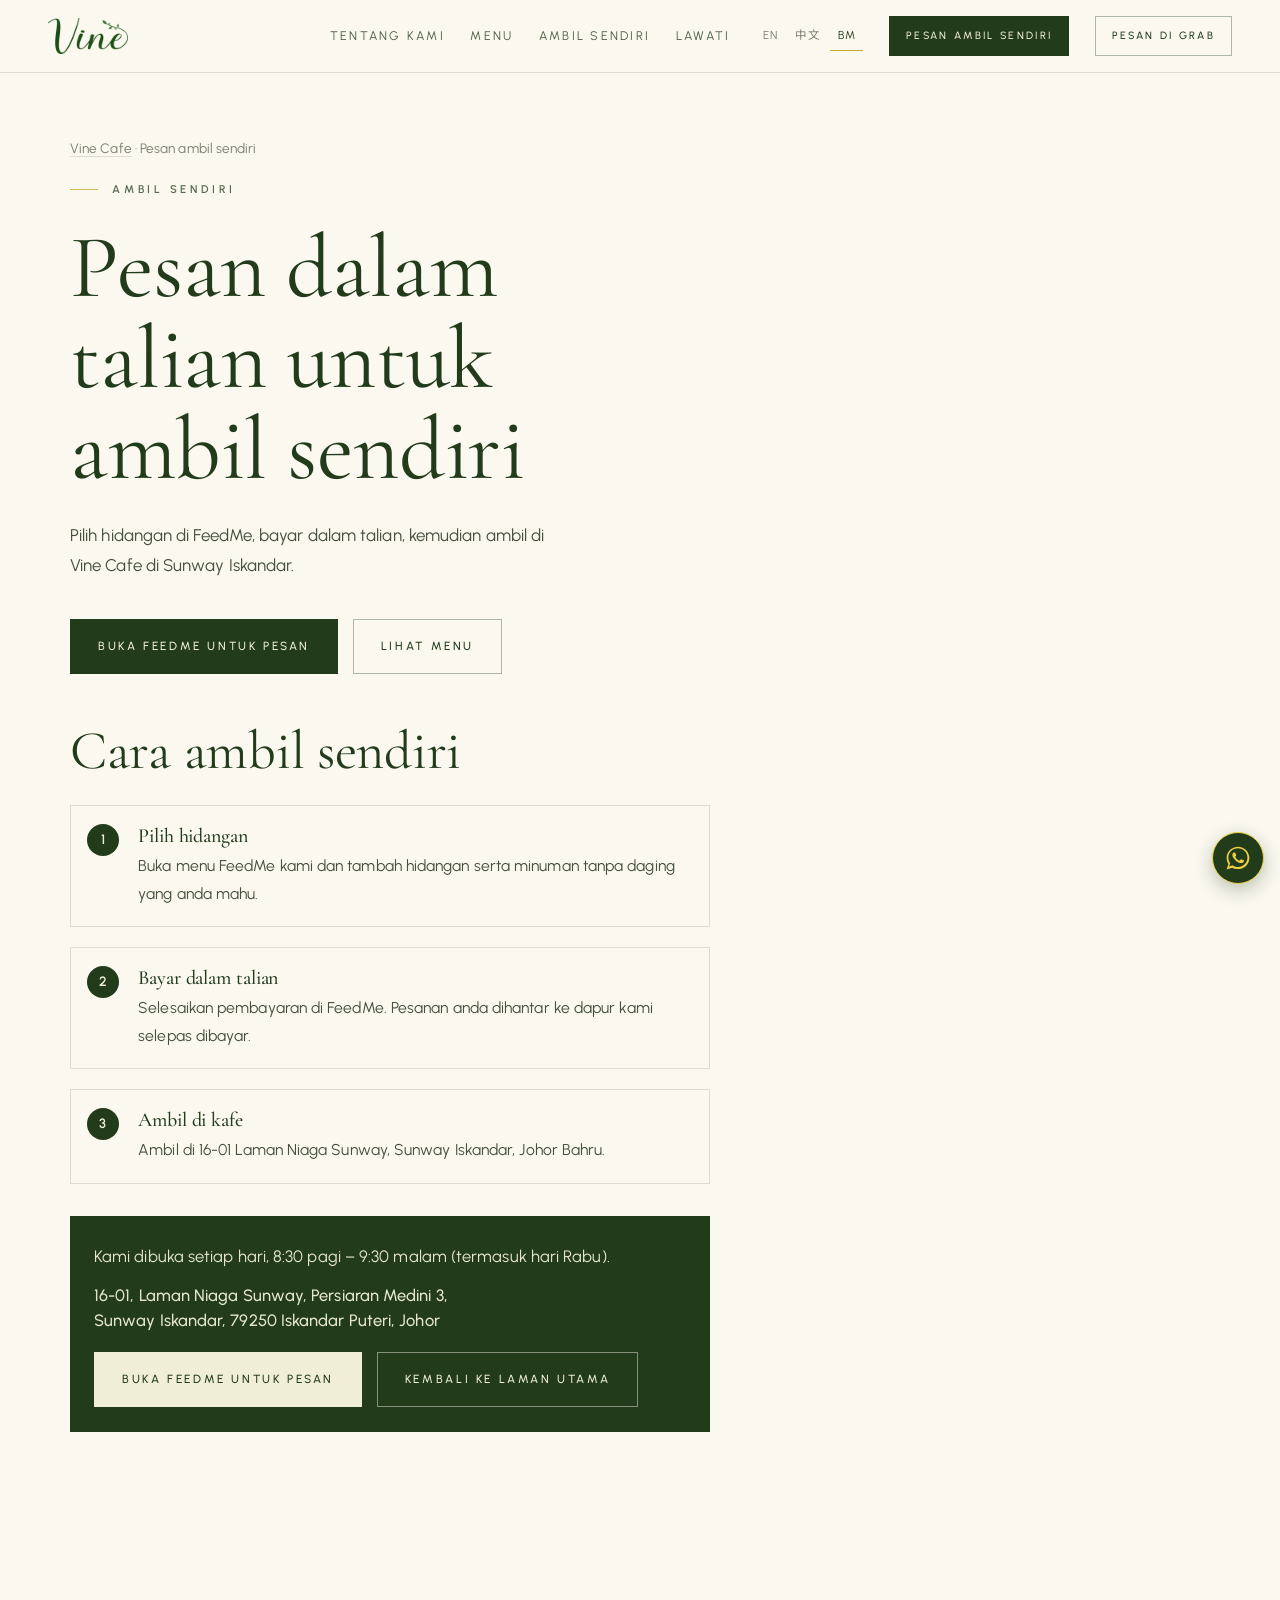
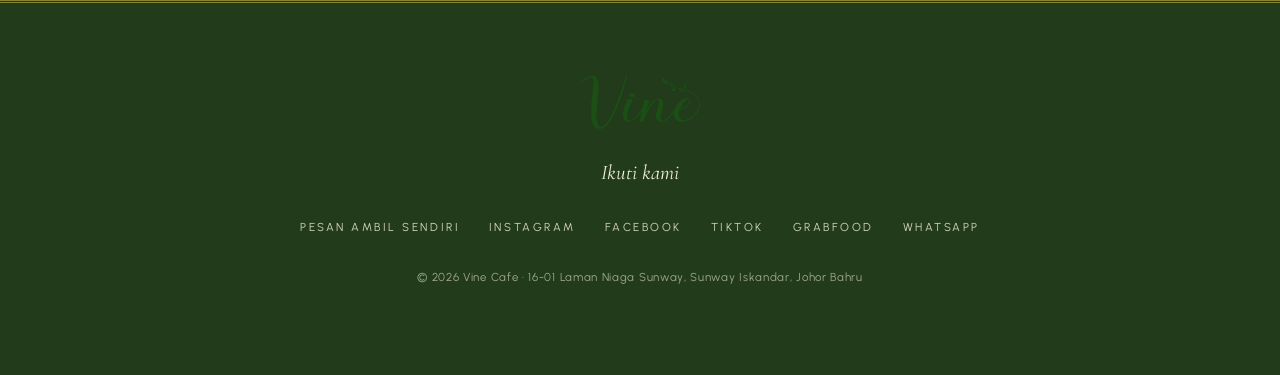
<file: ms/order/index.html>
<!doctype html>
<html lang="ms">
<head>
<meta charset="utf-8">
<meta name="viewport" content="width=device-width, initial-scale=1">
<!-- Google tag (gtag.js) -->
<script async src="https://www.googletagmanager.com/gtag/js?id=G-9BP1Q794FD"></script>
<script>
  window.dataLayer = window.dataLayer || [];
  function gtag(){dataLayer.push(arguments);}
  gtag('js', new Date());
  gtag('config', 'G-9BP1Q794FD');
</script>
<meta name="google-site-verification" content="kWtaLQxx0SNw-jAAVspEpLX6ufDPlx9d5ZUkQongnqo" />
<title>Pesan dalam talian untuk ambil sendiri | Vine Cafe, Sunway Iskandar, JB</title>
<meta name="description" content="Pesan hidangan tanpa daging dalam talian di FeedMe dan ambil di Vine Cafe, 16-01 Laman Niaga Sunway, Sunway Iskandar, Johor Bahru. Dibuka setiap hari, 8:30 pagi hingga 9:30 malam.">
<link rel="canonical" href="https://vine-cafe.com/ms/order/">
<link rel="alternate" hreflang="en" href="https://vine-cafe.com/order/">
<link rel="alternate" hreflang="zh-Hans" href="https://vine-cafe.com/zh/order/">
<link rel="alternate" hreflang="ms" href="https://vine-cafe.com/ms/order/">
<link rel="alternate" hreflang="x-default" href="https://vine-cafe.com/order/">
<meta property="og:type" content="website">
<meta property="og:site_name" content="Vine Cafe">
<meta property="og:url" content="https://vine-cafe.com/ms/order/">
<meta property="og:title" content="Pesan dalam talian untuk ambil sendiri | Vine Cafe, Sunway Iskandar, JB">
<meta property="og:description" content="Pesan hidangan tanpa daging dalam talian di FeedMe dan ambil di Vine Cafe, 16-01 Laman Niaga Sunway, Sunway Iskandar, Johor Bahru. Dibuka setiap hari, 8:30 pagi hingga 9:30 malam.">
<meta property="og:locale" content="ms_MY">
<meta property="og:locale:alternate" content="en_MY">
<meta property="og:locale:alternate" content="zh_CN">
<meta property="og:image" content="https://vine-cafe.com/images/hero_curry_katsu.jpg">
<meta property="og:image:alt" content="Japanese Curry Brown Rice with Tofu Katsu">
<meta name="twitter:card" content="summary_large_image">
<meta name="theme-color" content="#223B1B">
<link rel="icon" href="../../images/vine_logo.png">
<link rel="preconnect" href="https://fonts.googleapis.com"><link rel="preconnect" href="https://fonts.gstatic.com" crossorigin>
<link href="https://fonts.googleapis.com/css2?family=Cormorant+Garamond:ital,wght@0,400;0,500;0,600;1,400;1,500&family=Urbanist:wght@400;500;600&family=Noto+Sans+SC:wght@400;500;700&family=Noto+Serif+SC:wght@400;500;600&display=swap" rel="stylesheet">
<link rel="stylesheet" href="../../styles.css">
<script type="application/ld+json">{"@context": "https://schema.org", "@type": "Restaurant", "name": "Vine Cafe", "url": "https://vine-cafe.com/ms/order/", "telephone": "+60134144199", "image": "https://vine-cafe.com/images/hero_curry_katsu.jpg", "servesCuisine": "Vegetarian", "menu": "https://vine-cafe.com/#menu", "address": {"@type": "PostalAddress", "streetAddress": "16-01, Laman Niaga Sunway, Persiaran Medini 3, Sunway Iskandar", "postalCode": "79250", "addressLocality": "Iskandar Puteri", "addressRegion": "Johor", "addressCountry": "MY"}, "openingHours": "Mo-Su 08:30-21:30", "openingHoursSpecification": [{"@type": "OpeningHoursSpecification", "dayOfWeek": ["Monday", "Tuesday", "Wednesday", "Thursday", "Friday", "Saturday", "Sunday"], "opens": "08:30", "closes": "21:30"}], "sameAs": ["https://www.instagram.com/vinecafejb/", "https://www.facebook.com/vinecafejb/", "https://www.tiktok.com/@vinecafejb"], "inLanguage": "ms"}</script>
<script>(function(){var q=new URLSearchParams(location.search).get('lang');var l=q||'ms'||localStorage.getItem('vine_lang')||'en';if(['en','zh','ms'].indexOf(l)<0)l='en';document.documentElement.lang={en:'en',zh:'zh-Hans',ms:'ms'}[l];document.documentElement.dataset.lang=l;document.documentElement.classList.add('js');})();</script>
</head>
<body class="t-main page-order">
<header class="top">
  <a class="brand" href="../"><img src="../../images/vine_logo.png" alt="Vine Cafe logo" width="160" height="72"></a>
  <nav class="links"><a href="../#about"><span data-i18n data-zh="关于我们" data-ms="Tentang Kami">About</span></a><a href="../#menu"><span data-i18n data-zh="菜单" data-ms="Menu">Menu</span></a><a href="./" aria-current="page"><span data-i18n data-zh="自取" data-ms="Ambil sendiri">Pickup</span></a><a href="../#visit"><span data-i18n data-zh="到访" data-ms="Lawati">Visit</span></a>
   <span class="lang" role="group" aria-label="Language"><button data-l="en" lang="en">EN</button><button data-l="zh" lang="zh-Hans">中文</button><button data-l="ms" lang="ms">BM</button></span>
   <a class="btn sm order" href="https://feedme.cc/63690347790c14001b624a60" target="_blank" rel="noopener"><span data-i18n data-zh="网上点餐自取" data-ms="Pesan ambil sendiri">Order for pickup</span></a>
   <a class="btn sm ghost" href="https://food.grab.com/my/en/restaurant/restaurant/1-C4DKAK4EA7LUEJ" target="_blank" rel="noopener"><span data-i18n data-zh="Grab 下单" data-ms="Pesan di Grab">Order on Grab</span></a></nav>
</header>
<main id="top" class="order-main">
  <section class="order-hero">
    <p class="crumb"><a href="../"><span data-i18n data-zh="Vine Cafe" data-ms="Vine Cafe">Vine Cafe</span></a> · <span data-i18n data-zh="网上点餐自取" data-ms="Pesan ambil sendiri">Order for pickup</span></p>
    <p class="kicker"><span data-i18n data-zh="自取" data-ms="Ambil sendiri">Self pickup</span></p>
    <h1><span data-i18n data-zh="网上点餐，到店自取" data-ms="Pesan dalam talian untuk ambil sendiri">Order online for pickup</span></h1>
    <p class="lead"><span data-i18n data-zh="在 FeedMe 选餐、线上付款，再到 Sunway Iskandar 的 Vine Cafe 取餐。" data-ms="Pilih hidangan di FeedMe, bayar dalam talian, kemudian ambil di Vine Cafe di Sunway Iskandar.">Choose your dishes on FeedMe, pay online, then collect at Vine Cafe in Sunway Iskandar.</span></p>
    <div class="ctas">
      <a class="btn" href="https://feedme.cc/63690347790c14001b624a60" target="_blank" rel="noopener"><span data-i18n data-zh="打开 FeedMe 点餐" data-ms="Buka FeedMe untuk pesan">Open FeedMe to order</span></a>
      <a class="btn ghost" href="../#menu"><span data-i18n data-zh="查看菜单" data-ms="Lihat menu">See the menu</span></a>
    </div>
  </section>
  <section class="order-steps" aria-labelledby="steps-title">
    <h2 id="steps-title"><span data-i18n data-zh="自取说明" data-ms="Cara ambil sendiri">How pickup works</span></h2>
    <ol class="steps">
      <li>
        <h3><span data-i18n data-zh="选择餐点" data-ms="Pilih hidangan">Choose your items</span></h3>
        <p><span data-i18n data-zh="打开我们的 FeedMe 菜单，加入您想要的素食餐点与饮品。" data-ms="Buka menu FeedMe kami dan tambah hidangan serta minuman tanpa daging yang anda mahu.">Open our FeedMe menu and add the meat-free dishes and drinks you want.</span></p>
      </li>
      <li>
        <h3><span data-i18n data-zh="线上付款" data-ms="Bayar dalam talian">Pay online</span></h3>
        <p><span data-i18n data-zh="在 FeedMe 完成付款。付款后订单会送到我们的厨房。" data-ms="Selesaikan pembayaran di FeedMe. Pesanan anda dihantar ke dapur kami selepas dibayar.">Complete payment on FeedMe. Your order is sent to our kitchen once it is paid.</span></p>
      </li>
      <li>
        <h3><span data-i18n data-zh="到店取餐" data-ms="Ambil di kafe">Collect at the cafe</span></h3>
        <p><span data-i18n data-zh="到 16-01 Laman Niaga Sunway, Sunway Iskandar, 新山 取餐。" data-ms="Ambil di 16-01 Laman Niaga Sunway, Sunway Iskandar, Johor Bahru.">Pick up at 16-01 Laman Niaga Sunway, Sunway Iskandar, Johor Bahru.</span></p>
      </li>
    </ol>
    <div class="order-spot">
      <p><span data-i18n data-zh="我们每天营业，早上 8:30 – 晚上 9:30（星期三照常营业）。" data-ms="Kami dibuka setiap hari, 8:30 pagi – 9:30 malam (termasuk hari Rabu).">We are open daily, 8:30 AM – 9:30 PM (including Wednesdays).</span></p>
      <p class="order-addr">16-01, Laman Niaga Sunway, Persiaran Medini 3,<br>Sunway Iskandar, 79250 Iskandar Puteri, Johor</p>
      <div class="ctas">
        <a class="btn" href="https://feedme.cc/63690347790c14001b624a60" target="_blank" rel="noopener"><span data-i18n data-zh="打开 FeedMe 点餐" data-ms="Buka FeedMe untuk pesan">Open FeedMe to order</span></a>
        <a class="btn ghost" href="../"><span data-i18n data-zh="返回首页" data-ms="Kembali ke laman utama">Back to home</span></a>
      </div>
    </div>
  </section>
</main>
<footer class="foot">
  <img src="../../images/vine_logo.png" alt="Vine Cafe" width="120" height="54">
  <p><span data-i18n data-zh="关注我们" data-ms="Ikuti kami">Follow us</span></p>
  <nav class="social"><a href="https://feedme.cc/63690347790c14001b624a60" target="_blank" rel="noopener"><span data-i18n data-zh="网上点餐自取" data-ms="Pesan ambil sendiri">Order for pickup</span></a><a href="https://www.instagram.com/vinecafejb/" target="_blank" rel="noopener">Instagram</a><a href="https://www.facebook.com/vinecafejb/" target="_blank" rel="noopener">Facebook</a><a href="https://www.tiktok.com/@vinecafejb" target="_blank" rel="noopener">TikTok</a><a href="https://food.grab.com/my/en/restaurant/restaurant/1-C4DKAK4EA7LUEJ" target="_blank" rel="noopener">GrabFood</a><a href="https://wa.me/60134144199?text=Hi%20Vine%2C%20I%27d%20like%20to%20make%20a%20reservation." target="_blank" rel="noopener">WhatsApp</a></nav>
  <p>© 2026 Vine Cafe · 16-01 Laman Niaga Sunway, Sunway Iskandar, Johor Bahru</p>
</footer>
<script>
(function(){
 var els=[].slice.call(document.querySelectorAll('[data-i18n]'));
 els.forEach(function(el){el.dataset.en=el.textContent;});
 function set(l){
  els.forEach(function(el){el.textContent=el.dataset[l]||el.dataset.en;});
  document.documentElement.lang={en:'en',zh:'zh-Hans',ms:'ms'}[l];document.documentElement.dataset.lang=l;
  var S={"en": ["Order online for pickup | Vine Cafe, Sunway Iskandar, JB", "Order meat-free dishes online on FeedMe and collect at Vine Cafe, 16-01 Laman Niaga Sunway, Sunway Iskandar, Johor Bahru. Open daily 8:30 AM to 9:30 PM."], "zh": ["网上点餐自取 | Vine Cafe · 新山 Sunway Iskandar", "在 FeedMe 网上点素食餐点，再到 Vine Cafe（16-01 Laman Niaga Sunway, Sunway Iskandar, 新山）取餐。每天营业，早上 8:30 至晚上 9:30。"], "ms": ["Pesan dalam talian untuk ambil sendiri | Vine Cafe, Sunway Iskandar, JB", "Pesan hidangan tanpa daging dalam talian di FeedMe dan ambil di Vine Cafe, 16-01 Laman Niaga Sunway, Sunway Iskandar, Johor Bahru. Dibuka setiap hari, 8:30 pagi hingga 9:30 malam."]}[l];if(S){document.title=S[0];var md=document.querySelector('meta[name=description]');if(md)md.setAttribute('content',S[1]);}
  try{localStorage.setItem('vine_lang',l);}catch(e){}
  [].forEach.call(document.querySelectorAll('.lang button'),function(b){b.setAttribute('aria-pressed',b.dataset.l===l);});
 }
 [].forEach.call(document.querySelectorAll('.lang button'),function(b){b.addEventListener('click',function(){set(b.dataset.l);});});
 set(document.documentElement.dataset.lang||'en');
 var rv=document.querySelectorAll('.order-hero,.order-steps');
 if(!('IntersectionObserver' in window)){[].forEach.call(rv,function(x){x.classList.add('in')});return;}
 var io=new IntersectionObserver(function(es){es.forEach(function(en){if(en.isIntersecting){en.target.classList.add('in');io.unobserve(en.target);}});},{rootMargin:'0px 0px -8% 0px'});
 [].forEach.call(rv,function(x){x.classList.add('rv');io.observe(x);});
})();
</script>
<a class="wa-fab" href="https://wa.me/60134144199?text=Hi%20Vine%2C%20I%27d%20like%20to%20make%20a%20reservation." target="_blank" rel="noopener" aria-label="Reserve on WhatsApp +60 13-414 4199"><svg class="wa-ic" viewBox="0 0 32 32" width="28" height="28" aria-hidden="true" focusable="false"><path fill="currentColor" d="M16 3C8.8 3 3 8.7 3 15.8c0 2.5.7 4.9 2 7L3 29l6.4-2c2 1.1 4.3 1.7 6.6 1.7 7.2 0 13-5.7 13-12.8S23.2 3 16 3zm0 23.4c-2.1 0-4.1-.6-5.9-1.7l-.4-.3-3.8 1.2 1.2-3.7-.3-.4c-1.2-1.8-1.8-3.9-1.8-6 0-5.9 4.9-10.6 10.9-10.6s10.9 4.8 10.9 10.6S22 26.4 16 26.4zm6-7.9c-.3-.2-1.9-1-2.2-1.1-.3-.1-.5-.2-.7.2-.2.3-.8 1-1 1.2-.2.2-.4.2-.7.1-.3-.2-1.4-.5-2.6-1.6-1-.9-1.6-1.9-1.8-2.2-.2-.3 0-.5.1-.7l.5-.6c.2-.2.2-.4.3-.6.1-.2.1-.4 0-.6l-1-2.4c-.3-.6-.5-.5-.7-.5h-.6c-.2 0-.6.1-.9.4-.3.3-1.1 1.1-1.1 2.7s1.2 3.1 1.3 3.3c.2.2 2.3 3.5 5.5 4.9.8.3 1.4.5 1.9.7.8.2 1.5.2 2.1.1.6-.1 1.9-.8 2.2-1.5.3-.7.3-1.4.2-1.5-.1-.2-.3-.3-.6-.4z"/></svg></a>
</body>
</html>
</file>
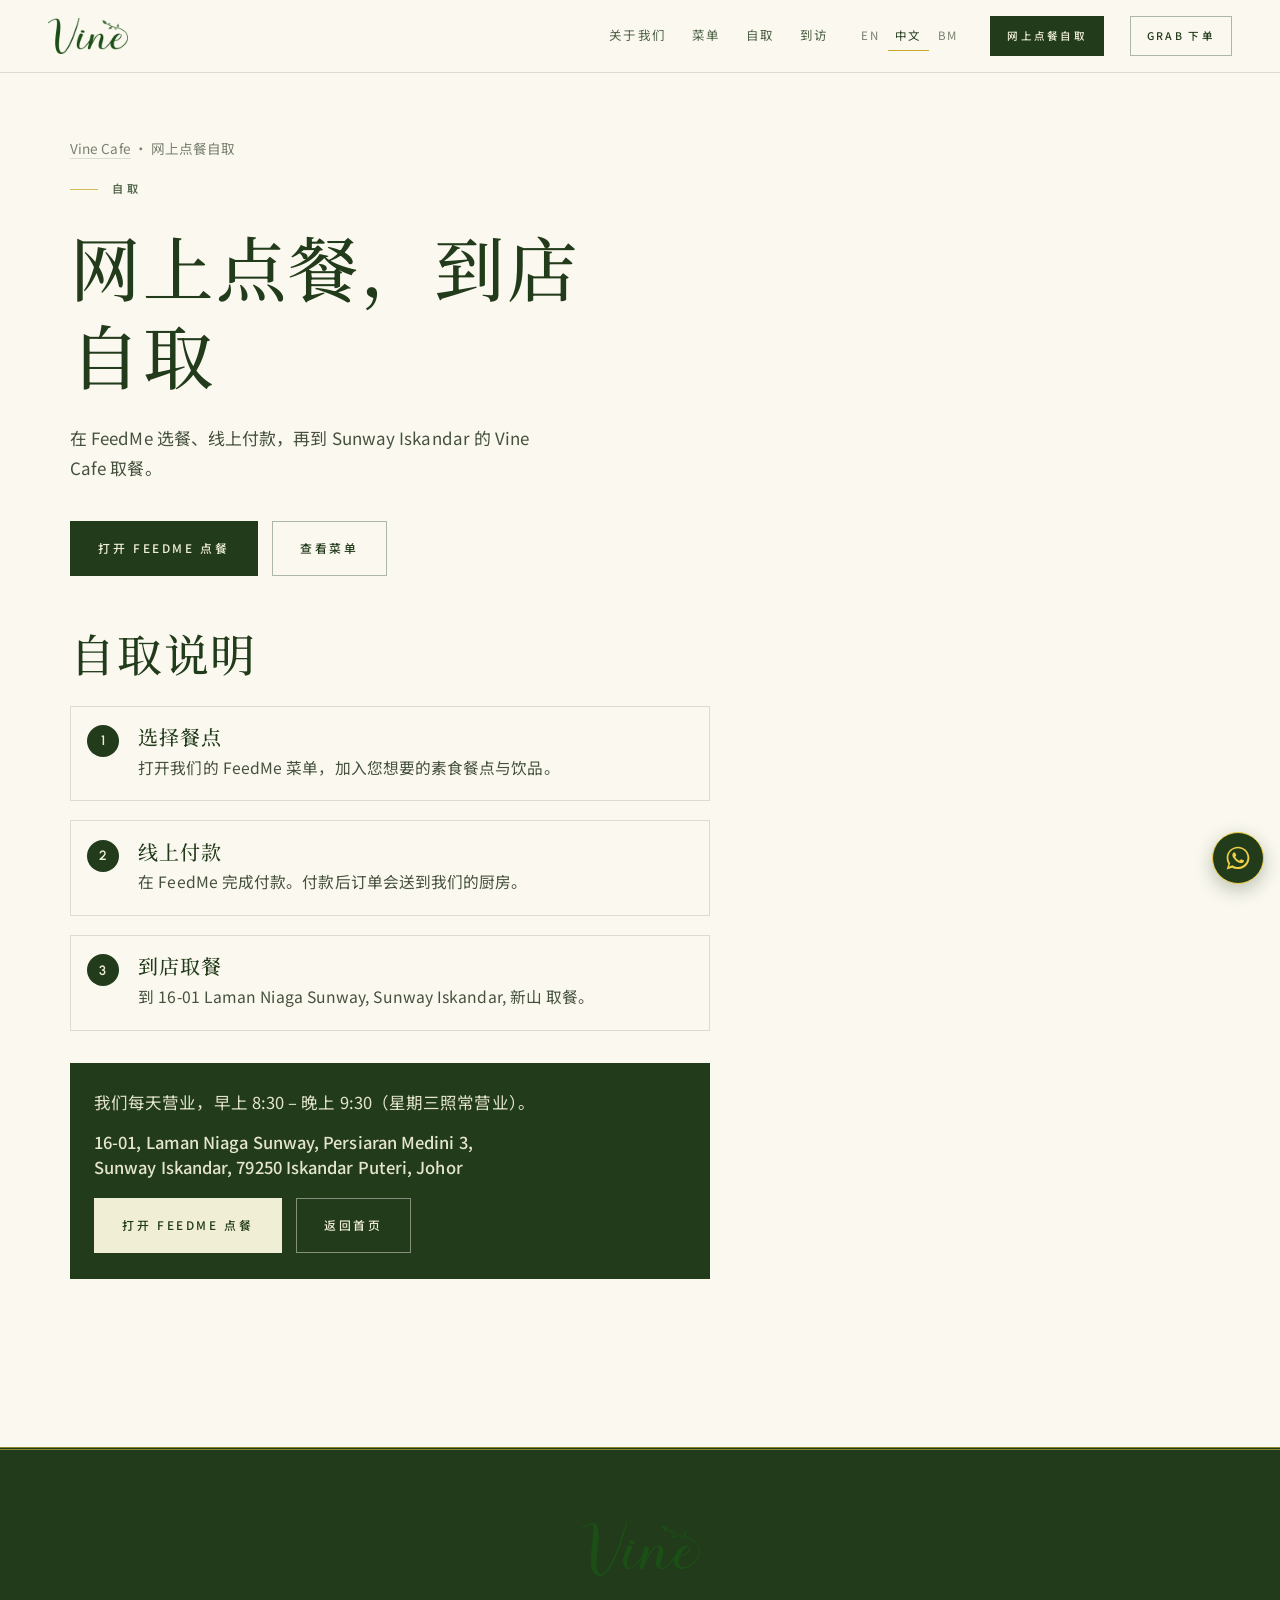
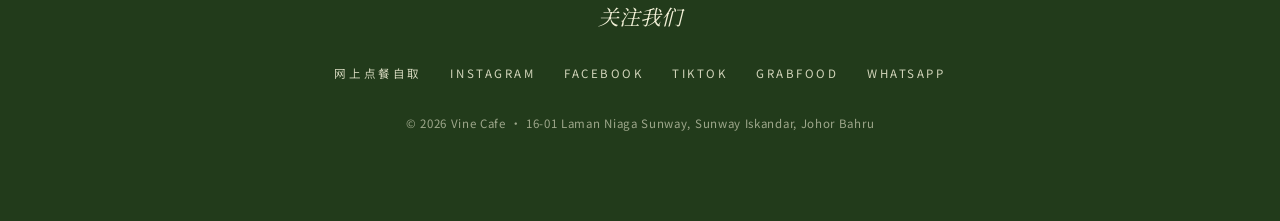
<file: zh/order/index.html>
<!doctype html>
<html lang="zh-Hans">
<head>
<meta charset="utf-8">
<meta name="viewport" content="width=device-width, initial-scale=1">
<!-- Google tag (gtag.js) -->
<script async src="https://www.googletagmanager.com/gtag/js?id=G-9BP1Q794FD"></script>
<script>
  window.dataLayer = window.dataLayer || [];
  function gtag(){dataLayer.push(arguments);}
  gtag('js', new Date());
  gtag('config', 'G-9BP1Q794FD');
</script>
<meta name="google-site-verification" content="kWtaLQxx0SNw-jAAVspEpLX6ufDPlx9d5ZUkQongnqo" />
<title>网上点餐自取 | Vine Cafe · 新山 Sunway Iskandar</title>
<meta name="description" content="在 FeedMe 网上点素食餐点，再到 Vine Cafe（16-01 Laman Niaga Sunway, Sunway Iskandar, 新山）取餐。每天营业，早上 8:30 至晚上 9:30。">
<link rel="canonical" href="https://vine-cafe.com/zh/order/">
<link rel="alternate" hreflang="en" href="https://vine-cafe.com/order/">
<link rel="alternate" hreflang="zh-Hans" href="https://vine-cafe.com/zh/order/">
<link rel="alternate" hreflang="ms" href="https://vine-cafe.com/ms/order/">
<link rel="alternate" hreflang="x-default" href="https://vine-cafe.com/order/">
<meta property="og:type" content="website">
<meta property="og:site_name" content="Vine Cafe">
<meta property="og:url" content="https://vine-cafe.com/zh/order/">
<meta property="og:title" content="网上点餐自取 | Vine Cafe · 新山 Sunway Iskandar">
<meta property="og:description" content="在 FeedMe 网上点素食餐点，再到 Vine Cafe（16-01 Laman Niaga Sunway, Sunway Iskandar, 新山）取餐。每天营业，早上 8:30 至晚上 9:30。">
<meta property="og:locale" content="zh_CN">
<meta property="og:locale:alternate" content="en_MY">
<meta property="og:locale:alternate" content="ms_MY">
<meta property="og:image" content="https://vine-cafe.com/images/hero_curry_katsu.jpg">
<meta property="og:image:alt" content="Japanese Curry Brown Rice with Tofu Katsu">
<meta name="twitter:card" content="summary_large_image">
<meta name="theme-color" content="#223B1B">
<link rel="icon" href="../../images/vine_logo.png">
<link rel="preconnect" href="https://fonts.googleapis.com"><link rel="preconnect" href="https://fonts.gstatic.com" crossorigin>
<link href="https://fonts.googleapis.com/css2?family=Cormorant+Garamond:ital,wght@0,400;0,500;0,600;1,400;1,500&family=Urbanist:wght@400;500;600&family=Noto+Sans+SC:wght@400;500;700&family=Noto+Serif+SC:wght@400;500;600&display=swap" rel="stylesheet">
<link rel="stylesheet" href="../../styles.css">
<script type="application/ld+json">{"@context": "https://schema.org", "@type": "Restaurant", "name": "Vine Cafe", "url": "https://vine-cafe.com/zh/order/", "telephone": "+60134144199", "image": "https://vine-cafe.com/images/hero_curry_katsu.jpg", "servesCuisine": "Vegetarian", "menu": "https://vine-cafe.com/#menu", "address": {"@type": "PostalAddress", "streetAddress": "16-01, Laman Niaga Sunway, Persiaran Medini 3, Sunway Iskandar", "postalCode": "79250", "addressLocality": "Iskandar Puteri", "addressRegion": "Johor", "addressCountry": "MY"}, "openingHours": "Mo-Su 08:30-21:30", "openingHoursSpecification": [{"@type": "OpeningHoursSpecification", "dayOfWeek": ["Monday", "Tuesday", "Wednesday", "Thursday", "Friday", "Saturday", "Sunday"], "opens": "08:30", "closes": "21:30"}], "sameAs": ["https://www.instagram.com/vinecafejb/", "https://www.facebook.com/vinecafejb/", "https://www.tiktok.com/@vinecafejb"], "inLanguage": "zh-Hans"}</script>
<script>(function(){var q=new URLSearchParams(location.search).get('lang');var l=q||'zh'||localStorage.getItem('vine_lang')||'en';if(['en','zh','ms'].indexOf(l)<0)l='en';document.documentElement.lang={en:'en',zh:'zh-Hans',ms:'ms'}[l];document.documentElement.dataset.lang=l;document.documentElement.classList.add('js');})();</script>
</head>
<body class="t-main page-order">
<header class="top">
  <a class="brand" href="../"><img src="../../images/vine_logo.png" alt="Vine Cafe logo" width="160" height="72"></a>
  <nav class="links"><a href="../#about"><span data-i18n data-zh="关于我们" data-ms="Tentang Kami">About</span></a><a href="../#menu"><span data-i18n data-zh="菜单" data-ms="Menu">Menu</span></a><a href="./" aria-current="page"><span data-i18n data-zh="自取" data-ms="Ambil sendiri">Pickup</span></a><a href="../#visit"><span data-i18n data-zh="到访" data-ms="Lawati">Visit</span></a>
   <span class="lang" role="group" aria-label="Language"><button data-l="en" lang="en">EN</button><button data-l="zh" lang="zh-Hans">中文</button><button data-l="ms" lang="ms">BM</button></span>
   <a class="btn sm order" href="https://feedme.cc/63690347790c14001b624a60" target="_blank" rel="noopener"><span data-i18n data-zh="网上点餐自取" data-ms="Pesan ambil sendiri">Order for pickup</span></a>
   <a class="btn sm ghost" href="https://food.grab.com/my/en/restaurant/restaurant/1-C4DKAK4EA7LUEJ" target="_blank" rel="noopener"><span data-i18n data-zh="Grab 下单" data-ms="Pesan di Grab">Order on Grab</span></a></nav>
</header>
<main id="top" class="order-main">
  <section class="order-hero">
    <p class="crumb"><a href="../"><span data-i18n data-zh="Vine Cafe" data-ms="Vine Cafe">Vine Cafe</span></a> · <span data-i18n data-zh="网上点餐自取" data-ms="Pesan ambil sendiri">Order for pickup</span></p>
    <p class="kicker"><span data-i18n data-zh="自取" data-ms="Ambil sendiri">Self pickup</span></p>
    <h1><span data-i18n data-zh="网上点餐，到店自取" data-ms="Pesan dalam talian untuk ambil sendiri">Order online for pickup</span></h1>
    <p class="lead"><span data-i18n data-zh="在 FeedMe 选餐、线上付款，再到 Sunway Iskandar 的 Vine Cafe 取餐。" data-ms="Pilih hidangan di FeedMe, bayar dalam talian, kemudian ambil di Vine Cafe di Sunway Iskandar.">Choose your dishes on FeedMe, pay online, then collect at Vine Cafe in Sunway Iskandar.</span></p>
    <div class="ctas">
      <a class="btn" href="https://feedme.cc/63690347790c14001b624a60" target="_blank" rel="noopener"><span data-i18n data-zh="打开 FeedMe 点餐" data-ms="Buka FeedMe untuk pesan">Open FeedMe to order</span></a>
      <a class="btn ghost" href="../#menu"><span data-i18n data-zh="查看菜单" data-ms="Lihat menu">See the menu</span></a>
    </div>
  </section>
  <section class="order-steps" aria-labelledby="steps-title">
    <h2 id="steps-title"><span data-i18n data-zh="自取说明" data-ms="Cara ambil sendiri">How pickup works</span></h2>
    <ol class="steps">
      <li>
        <h3><span data-i18n data-zh="选择餐点" data-ms="Pilih hidangan">Choose your items</span></h3>
        <p><span data-i18n data-zh="打开我们的 FeedMe 菜单，加入您想要的素食餐点与饮品。" data-ms="Buka menu FeedMe kami dan tambah hidangan serta minuman tanpa daging yang anda mahu.">Open our FeedMe menu and add the meat-free dishes and drinks you want.</span></p>
      </li>
      <li>
        <h3><span data-i18n data-zh="线上付款" data-ms="Bayar dalam talian">Pay online</span></h3>
        <p><span data-i18n data-zh="在 FeedMe 完成付款。付款后订单会送到我们的厨房。" data-ms="Selesaikan pembayaran di FeedMe. Pesanan anda dihantar ke dapur kami selepas dibayar.">Complete payment on FeedMe. Your order is sent to our kitchen once it is paid.</span></p>
      </li>
      <li>
        <h3><span data-i18n data-zh="到店取餐" data-ms="Ambil di kafe">Collect at the cafe</span></h3>
        <p><span data-i18n data-zh="到 16-01 Laman Niaga Sunway, Sunway Iskandar, 新山 取餐。" data-ms="Ambil di 16-01 Laman Niaga Sunway, Sunway Iskandar, Johor Bahru.">Pick up at 16-01 Laman Niaga Sunway, Sunway Iskandar, Johor Bahru.</span></p>
      </li>
    </ol>
    <div class="order-spot">
      <p><span data-i18n data-zh="我们每天营业，早上 8:30 – 晚上 9:30（星期三照常营业）。" data-ms="Kami dibuka setiap hari, 8:30 pagi – 9:30 malam (termasuk hari Rabu).">We are open daily, 8:30 AM – 9:30 PM (including Wednesdays).</span></p>
      <p class="order-addr">16-01, Laman Niaga Sunway, Persiaran Medini 3,<br>Sunway Iskandar, 79250 Iskandar Puteri, Johor</p>
      <div class="ctas">
        <a class="btn" href="https://feedme.cc/63690347790c14001b624a60" target="_blank" rel="noopener"><span data-i18n data-zh="打开 FeedMe 点餐" data-ms="Buka FeedMe untuk pesan">Open FeedMe to order</span></a>
        <a class="btn ghost" href="../"><span data-i18n data-zh="返回首页" data-ms="Kembali ke laman utama">Back to home</span></a>
      </div>
    </div>
  </section>
</main>
<footer class="foot">
  <img src="../../images/vine_logo.png" alt="Vine Cafe" width="120" height="54">
  <p><span data-i18n data-zh="关注我们" data-ms="Ikuti kami">Follow us</span></p>
  <nav class="social"><a href="https://feedme.cc/63690347790c14001b624a60" target="_blank" rel="noopener"><span data-i18n data-zh="网上点餐自取" data-ms="Pesan ambil sendiri">Order for pickup</span></a><a href="https://www.instagram.com/vinecafejb/" target="_blank" rel="noopener">Instagram</a><a href="https://www.facebook.com/vinecafejb/" target="_blank" rel="noopener">Facebook</a><a href="https://www.tiktok.com/@vinecafejb" target="_blank" rel="noopener">TikTok</a><a href="https://food.grab.com/my/en/restaurant/restaurant/1-C4DKAK4EA7LUEJ" target="_blank" rel="noopener">GrabFood</a><a href="https://wa.me/60134144199?text=Hi%20Vine%2C%20I%27d%20like%20to%20make%20a%20reservation." target="_blank" rel="noopener">WhatsApp</a></nav>
  <p>© 2026 Vine Cafe · 16-01 Laman Niaga Sunway, Sunway Iskandar, Johor Bahru</p>
</footer>
<script>
(function(){
 var els=[].slice.call(document.querySelectorAll('[data-i18n]'));
 els.forEach(function(el){el.dataset.en=el.textContent;});
 function set(l){
  els.forEach(function(el){el.textContent=el.dataset[l]||el.dataset.en;});
  document.documentElement.lang={en:'en',zh:'zh-Hans',ms:'ms'}[l];document.documentElement.dataset.lang=l;
  var S={"en": ["Order online for pickup | Vine Cafe, Sunway Iskandar, JB", "Order meat-free dishes online on FeedMe and collect at Vine Cafe, 16-01 Laman Niaga Sunway, Sunway Iskandar, Johor Bahru. Open daily 8:30 AM to 9:30 PM."], "zh": ["网上点餐自取 | Vine Cafe · 新山 Sunway Iskandar", "在 FeedMe 网上点素食餐点，再到 Vine Cafe（16-01 Laman Niaga Sunway, Sunway Iskandar, 新山）取餐。每天营业，早上 8:30 至晚上 9:30。"], "ms": ["Pesan dalam talian untuk ambil sendiri | Vine Cafe, Sunway Iskandar, JB", "Pesan hidangan tanpa daging dalam talian di FeedMe dan ambil di Vine Cafe, 16-01 Laman Niaga Sunway, Sunway Iskandar, Johor Bahru. Dibuka setiap hari, 8:30 pagi hingga 9:30 malam."]}[l];if(S){document.title=S[0];var md=document.querySelector('meta[name=description]');if(md)md.setAttribute('content',S[1]);}
  try{localStorage.setItem('vine_lang',l);}catch(e){}
  [].forEach.call(document.querySelectorAll('.lang button'),function(b){b.setAttribute('aria-pressed',b.dataset.l===l);});
 }
 [].forEach.call(document.querySelectorAll('.lang button'),function(b){b.addEventListener('click',function(){set(b.dataset.l);});});
 set(document.documentElement.dataset.lang||'en');
 var rv=document.querySelectorAll('.order-hero,.order-steps');
 if(!('IntersectionObserver' in window)){[].forEach.call(rv,function(x){x.classList.add('in')});return;}
 var io=new IntersectionObserver(function(es){es.forEach(function(en){if(en.isIntersecting){en.target.classList.add('in');io.unobserve(en.target);}});},{rootMargin:'0px 0px -8% 0px'});
 [].forEach.call(rv,function(x){x.classList.add('rv');io.observe(x);});
})();
</script>
<a class="wa-fab" href="https://wa.me/60134144199?text=Hi%20Vine%2C%20I%27d%20like%20to%20make%20a%20reservation." target="_blank" rel="noopener" aria-label="Reserve on WhatsApp +60 13-414 4199"><svg class="wa-ic" viewBox="0 0 32 32" width="28" height="28" aria-hidden="true" focusable="false"><path fill="currentColor" d="M16 3C8.8 3 3 8.7 3 15.8c0 2.5.7 4.9 2 7L3 29l6.4-2c2 1.1 4.3 1.7 6.6 1.7 7.2 0 13-5.7 13-12.8S23.2 3 16 3zm0 23.4c-2.1 0-4.1-.6-5.9-1.7l-.4-.3-3.8 1.2 1.2-3.7-.3-.4c-1.2-1.8-1.8-3.9-1.8-6 0-5.9 4.9-10.6 10.9-10.6s10.9 4.8 10.9 10.6S22 26.4 16 26.4zm6-7.9c-.3-.2-1.9-1-2.2-1.1-.3-.1-.5-.2-.7.2-.2.3-.8 1-1 1.2-.2.2-.4.2-.7.1-.3-.2-1.4-.5-2.6-1.6-1-.9-1.6-1.9-1.8-2.2-.2-.3 0-.5.1-.7l.5-.6c.2-.2.2-.4.3-.6.1-.2.1-.4 0-.6l-1-2.4c-.3-.6-.5-.5-.7-.5h-.6c-.2 0-.6.1-.9.4-.3.3-1.1 1.1-1.1 2.7s1.2 3.1 1.3 3.3c.2.2 2.3 3.5 5.5 4.9.8.3 1.4.5 1.9.7.8.2 1.5.2 2.1.1.6-.1 1.9-.8 2.2-1.5.3-.7.3-1.4.2-1.5-.1-.2-.3-.3-.6-.4z"/></svg></a>
</body>
</html>
</file>
<file: styles.css>
*{box-sizing:border-box;margin:0;padding:0}
html{scroll-behavior:smooth}
body{font-family:var(--body);color:var(--ink);background:var(--bg);line-height:1.6;font-size:16px}
img{max-width:100%;height:auto;display:block}
a{color:inherit}
.top{position:sticky;top:0;z-index:5;display:flex;justify-content:space-between;align-items:center;padding:.6rem 1.2rem;background:var(--bar);backdrop-filter:blur(8px);border-bottom:1px solid var(--line)}
.brand img{height:40px;width:auto}
.links{display:flex;gap:1rem;align-items:center;font-size:.9rem}
.links a:not(.btn){text-decoration:none;display:none}
.btn{display:inline-block;padding:.75rem 1.3rem;border-radius:var(--r);background:var(--accent);color:var(--onaccent);text-decoration:none;font-weight:600;font-size:.95rem;border:1.5px solid var(--accent)}
.btn.ghost{background:transparent;color:var(--ink);border-color:var(--ink)}
.btn.sm{padding:.45rem .9rem;font-size:.85rem}
.ctas{display:flex;flex-wrap:wrap;gap:.7rem;margin-top:1.5rem}
h1,h2,h3{font-family:var(--display);font-weight:var(--dw);line-height:1.1;color:var(--head)}
h1{font-size:clamp(2.4rem,9vw,4.6rem)}
h1 em{color:var(--pop);font-style:var(--emstyle)}
h2{font-size:clamp(1.9rem,6vw,3rem);margin-bottom:1rem}
.kicker{font-size:.78rem;letter-spacing:.22em;text-transform:uppercase;color:var(--muted);margin-bottom:.8rem}
section{padding:4rem 1.25rem}
.hero{display:grid;gap:2rem;padding-top:2.5rem}
.lead{font-size:1.1rem;margin-top:1.2rem;max-width:34rem;color:var(--soft)}
.hero-img img{border-radius:var(--rimg);aspect-ratio:4/5;object-fit:cover;width:100%}
.about{display:grid;gap:2rem}
.about p+p{margin-top:1rem}
.about-text p{color:var(--soft);max-width:38rem}
.gallery{display:grid;grid-template-columns:repeat(3,1fr);gap:.6rem}
.gallery img{aspect-ratio:3/4;object-fit:cover;border-radius:var(--rimg)}
.strip{display:flex;gap:.6rem;overflow-x:auto;padding-top:0;padding-bottom:0;scroll-snap-type:x mandatory}
.strip img{flex:0 0 62%;aspect-ratio:4/5;object-fit:cover;border-radius:var(--rimg);scroll-snap-align:start}
.note{color:var(--muted);font-size:.9rem;max-width:40rem}
.catnav{display:flex;gap:.5rem;overflow-x:auto;margin:1.5rem -1.25rem 2rem;padding:.4rem 1.25rem;position:sticky;top:57px;background:var(--bg);z-index:3}
.catnav a{flex:0 0 auto;text-decoration:none;font-size:.85rem;padding:.35rem .85rem;border:1px solid var(--line);border-radius:999px;color:var(--soft)}
.cats{display:grid;gap:2.5rem}
.cat h3{font-size:1.6rem;margin-bottom:1rem;padding-bottom:.5rem;border-bottom:var(--catline)}
.cat ul{list-style:none;display:grid;gap:.85rem}
.row{display:flex;align-items:baseline;gap:.5rem}
.nm{font-weight:600}
.dots{flex:1;border-bottom:1px dotted var(--line);transform:translateY(-4px);min-width:1rem}
.pr{white-space:nowrap;font-variant-numeric:tabular-nums;color:var(--price);font-weight:500;font-size:.92rem;text-align:right;white-space:normal;max-width:55%}
.desc{font-size:.88rem;color:var(--muted);margin-top:.15rem;max-width:36rem}
.visit{display:grid;gap:2rem}
dl{display:grid;grid-template-columns:auto 1fr;gap:.6rem 1.5rem;margin-top:1rem;font-size:1.05rem}
dt{font-weight:600;color:var(--muted);font-size:.8rem;letter-spacing:.15em;text-transform:uppercase;padding-top:.25rem}
.map iframe{width:100%;height:320px;border:0;border-radius:var(--rimg);filter:var(--mapfilter)}
.arch img{border-radius:var(--rimg);aspect-ratio:4/5;object-fit:cover;width:100%}
.foot{padding:3rem 1.25rem;text-align:center;background:var(--footbg);color:var(--footink);display:grid;gap:1.2rem;justify-items:center}
.foot img{height:48px;width:auto;filter:var(--logofilter)}
.social{display:flex;flex-wrap:wrap;gap:1.2rem;justify-content:center}
.foot p{font-size:.8rem;opacity:.8}
@media(min-width:900px){
 section{padding:6rem max(3rem,calc((100vw - 1180px)/2))}
 .top{padding:.8rem max(3rem,calc((100vw - 1180px)/2))}
 .links a:not(.btn){display:inline}
 .hero{grid-template-columns:1.1fr .9fr;align-items:center;gap:4rem;min-height:82vh}
 .about{grid-template-columns:1fr 1.2fr;align-items:center;gap:4rem}
 .strip{padding:0 max(3rem,calc((100vw - 1180px)/2))}
 .strip img{flex:1 1 0;min-width:0}
 .catnav{margin:2rem 0 3rem;padding:.6rem 0;flex-wrap:wrap;top:65px}
 .cats{grid-template-columns:1fr 1fr;gap:3rem 5rem}
 .visit{grid-template-columns:1fr 1fr;align-items:start}
 .arch{grid-column:1/-1}
 .arch img{aspect-ratio:21/8}
}
.hero-img img{max-height:78vh}
@media(min-width:900px){.hero-img img{max-height:640px}.hero{min-height:0}.gallery img{max-height:420px}}
.pv{white-space:normal;display:inline-block;margin-left:.6rem}
.map iframe{background:var(--line)}
@media(min-width:900px){.catnav{margin-bottom:2rem}}
.row{min-width:0}.nm{min-width:0;overflow-wrap:anywhere}
.pv{display:block;margin-left:0}
.strip figure{flex:0 0 62%;scroll-snap-align:start;margin:0}
.strip figure img{width:100%;aspect-ratio:4/5;object-fit:cover;border-radius:var(--rimg)}
figcaption,.cap{font-size:.8rem;color:var(--muted);margin-top:.45rem;line-height:1.3}
@media(min-width:900px){.strip figure{flex:1 1 0;min-width:0}}
.lang{display:inline-flex;border:1px solid var(--line);border-radius:999px;overflow:hidden}
.lang button{background:transparent;border:0;padding:.35rem .6rem;font:inherit;font-size:.8rem;color:var(--ink);cursor:pointer}
.lang button[aria-pressed="true"]{background:var(--accent);color:var(--onaccent)}
html[data-lang="zh"] body{font-family:"Noto Sans SC",var(--body)}
html[data-lang="zh"] h1,html[data-lang="zh"] h2,html[data-lang="zh"] h3{font-family:"Noto Serif SC",var(--display);letter-spacing:0}
figcaption b{display:block;font-weight:600;color:var(--ink);font-size:.85rem}
.cap-d{display:block}
.hero-fig{margin:0}
.strip-k{padding:0 1.25rem;margin:2rem 0 .8rem}
.good{margin-top:2rem}.good h3{font-size:1.3rem;margin-bottom:.6rem}.good ul{padding-left:1.1rem;display:grid;gap:.35rem;color:var(--soft)}
.navlab{flex:0 0 auto;font-size:.75rem;letter-spacing:.15em;text-transform:uppercase;color:var(--muted);align-self:center;padding:0 .3rem}
@media(min-width:900px){.strip-k{padding:0 max(3rem,calc((100vw - 1180px)/2))}.catnav .navlab{flex-basis:100%}}
.vrow{display:flex;align-items:baseline;gap:.5rem;padding-left:1rem;margin-top:.2rem;font-size:.9rem}.vl{color:var(--muted)}
/* menu item photos */
.mi{display:flex;align-items:center;gap:1rem}
.mi .mb{flex:1;min-width:0}
.mi .th{flex:0 0 auto;width:64px;height:64px;object-fit:cover;border-radius:3px;background:rgba(0,0,0,.04)}
.mi:not(.has-ph) .mb{padding-left:calc(64px + 1rem)}
@media(max-width:600px){.mi .th{width:56px;height:56px}.mi:not(.has-ph) .mb{padding-left:calc(56px + 1rem)}}
/* descriptions + allergens */
.ds{font-size:.8rem;line-height:1.55;color:var(--muted);margin:.2rem 0 0;max-width:34rem}
.als{display:flex;align-items:center;flex-wrap:wrap;gap:.35rem;margin-top:.35rem;font-size:.68rem;letter-spacing:.08em;text-transform:uppercase;color:var(--muted)}
.als-l{margin-right:.15rem}
.al{display:inline-flex;align-items:center;justify-content:center;width:22px;height:22px;border-radius:50%;color:var(--alc);background:color-mix(in srgb,var(--alc) 10%,transparent);cursor:help}
.al svg{width:15px;height:15px}
.al-legend{border:1px solid var(--line);padding:1.1rem 1.3rem;margin:1.8rem 0 0;max-width:60rem}
.al-legend h4{font-size:.72rem;letter-spacing:.22em;text-transform:uppercase;font-weight:600;margin:0 0 .8rem;color:var(--muted)}
.al-legend ul{list-style:none;display:flex;flex-wrap:wrap;gap:.6rem 1.4rem;padding:0;margin:0}
.al-legend li{display:flex;align-items:center;gap:.45rem;font-size:.85rem}
.al-note{font-size:.78rem;color:var(--muted);margin:.9rem 0 0;line-height:1.55}
@media(max-width:600px){.al-legend ul{display:grid;grid-template-columns:1fr 1fr}}
.mi{align-items:flex-start}.mi .th{margin-top:.2rem}
.hero-img picture{display:contents}

/* Vine — elegant main theme (overrides base.css) */
:root{--bg:#FAF8EF;--cream:#F0EFD6;--green:#223B1B;--gold:#EECF46;--goldd:#C9A92A;--ink:#223B1B;--head:#223B1B;--soft:#45513d;--muted:#7a8170;--line:rgba(34,59,27,.14);
--accent:#223B1B;--onaccent:#F0EFD6;--pop:#223B1B;--price:#223B1B;--bar:rgba(250,248,239,.92);
--display:"Cormorant Garamond","Noto Serif SC",serif;--body:"Urbanist","Noto Sans SC",sans-serif;--ease:cubic-bezier(.2,.7,.2,1)}
html,body{overflow-x:hidden}
body{background:var(--bg);font-size:16.5px;line-height:1.75;letter-spacing:.005em;-webkit-font-smoothing:antialiased}
h1,h2,h3{font-family:var(--display);font-weight:500;letter-spacing:-.005em;font-variation-settings:normal}
h1{font-size:clamp(2.9rem,11vw,5.6rem);line-height:1.02;font-weight:400}
h1 em{display:block;font-style:italic;font-weight:400;color:var(--green);opacity:.78}
h2{font-size:clamp(2.2rem,7vw,3.4rem);font-weight:400;line-height:1.08;margin-bottom:1.6rem}
.kicker{font-family:var(--body);font-size:.7rem;font-weight:600;letter-spacing:.32em;text-transform:uppercase;color:var(--green);opacity:.75;display:flex;align-items:center;gap:.9rem;margin-bottom:1.4rem}
.kicker::before{content:"";width:28px;height:1px;background:var(--goldd);flex:0 0 auto}
/* header */
.top{background:var(--bar);border-bottom:1px solid var(--line);padding:.7rem 1.25rem;backdrop-filter:saturate(1.2) blur(10px)}
.brand img{height:36px}
.links{gap:1.6rem;font-size:.78rem;letter-spacing:.18em;text-transform:uppercase}
.links a:not(.btn){position:relative;opacity:.8;transition:opacity .3s}
.links a:not(.btn)::after{content:"";position:absolute;left:0;right:0;bottom:-4px;height:1px;background:var(--goldd);transform:scaleX(0);transition:transform .4s var(--ease)}
.links a:not(.btn):hover{opacity:1}.links a:not(.btn):hover::after{transform:scaleX(1)}
.lang{border:0;border-radius:0;gap:.1rem}
.lang button{font-size:.72rem;letter-spacing:.12em;padding:.3rem .45rem;color:var(--muted);border-bottom:1px solid transparent;transition:color .3s,border-color .3s}
.lang button[aria-pressed="true"]{background:none;color:var(--green);border-bottom-color:var(--goldd)}
.btn{border-radius:0;font-weight:500;font-size:.74rem;letter-spacing:.22em;text-transform:uppercase;padding:1rem 1.7rem;background:var(--green);border:1px solid var(--green);color:var(--cream);transition:background .4s var(--ease),color .4s var(--ease)}
.btn:hover{background:transparent;color:var(--green)}
.btn.ghost{background:transparent;color:var(--green);border-color:rgba(34,59,27,.35)}
.btn.ghost:hover{background:var(--green);color:var(--cream);border-color:var(--green)}
.btn.sm{padding:.6rem 1rem;font-size:.66rem}
.ctas{gap:.9rem;margin-top:2.4rem}
section{padding:5.5rem 1.5rem}
/* hero */
.hero{padding:3.5rem 0 0;gap:3rem;min-height:0}
.hero-text{padding:0 1.5rem}
.lead{font-size:1.06rem;color:var(--soft);max-width:30rem;margin-top:1.6rem}
.hero-img figure{margin:0}
.hero-img img{border-radius:0;aspect-ratio:4/5;max-height:none;width:100%}
.hero figcaption{padding:0 1.5rem}
figcaption{font-size:.78rem;color:var(--muted);margin-top:.9rem;line-height:1.55;max-width:32rem}
figcaption b{font-family:var(--display);font-size:1.12rem;font-weight:500;font-style:italic;color:var(--green);margin-bottom:.15rem;letter-spacing:0}
html[data-lang="zh"] figcaption b{font-style:normal;font-size:1rem}
/* about */
.about{background:var(--cream);position:relative}
.about-text p{color:var(--soft);max-width:34rem;font-size:1.02rem}
.about p+p{margin-top:1.2rem}
.about-text p:first-of-type::first-letter{font-family:var(--display);font-size:3.4em;float:left;line-height:.85;padding:.08em .12em 0 0;color:var(--green)}
html[data-lang="zh"] .about-text p:first-of-type::first-letter{font-size:inherit;float:none;padding:0}
.gallery{gap:1rem;grid-template-columns:1fr 1fr}
.gallery figure:first-child{grid-column:1/-1}
.gallery figure:first-child img{aspect-ratio:3/2}
.gallery img{border-radius:0;aspect-ratio:4/5}
/* favourites strip: full bleed */
.strip-k{margin:5.5rem 0 1.6rem;padding:0 1.5rem}
.strip{gap:1px;padding:0;background:var(--line)}
.strip figure{flex:0 0 78%;background:var(--bg);padding-bottom:1.2rem}
.strip figure img{border-radius:0}
.strip figcaption{padding:0 1.2rem}
.strip::-webkit-scrollbar{display:none}.strip{scrollbar-width:none}
figure img{transition:transform 1.2s var(--ease),filter .6s}
figure{overflow:hidden}
@media(hover:hover){figure:hover img{transform:scale(1.025)}}
/* menu */
.menu{text-align:left}
.note{font-size:.88rem;color:var(--muted);max-width:36rem}
.catnav{background:var(--bar);backdrop-filter:blur(10px);gap:0;margin:2.5rem -1.5rem 3rem;padding:0 1.5rem;border-top:1px solid var(--line);border-bottom:1px solid var(--line);top:53px}
.catnav a{border:0;border-radius:0;padding:1rem .9rem;font-size:.72rem;letter-spacing:.16em;text-transform:uppercase;color:var(--muted);position:relative;transition:color .3s}
.catnav a::after{content:"";position:absolute;left:.9rem;right:.9rem;bottom:.7rem;height:1px;background:var(--goldd);transform:scaleX(0);transition:transform .4s var(--ease)}
.catnav a:hover{background:none;color:var(--green)}.catnav a:hover::after{transform:scaleX(1)}
.navlab{font-family:var(--display);font-style:italic;text-transform:none;letter-spacing:0;font-size:1rem;color:var(--green);padding:0 .9rem 0 0;border-right:1px solid var(--line);margin-right:.3rem}
.cats{gap:4rem}
.cat h3{font-size:1.9rem;font-weight:500;border:0;padding:0;margin-bottom:1.6rem;display:flex;align-items:center;gap:1rem}
.cat h3::before{display:none}
.cat h3::after{content:"";flex:1;height:1px;background:linear-gradient(90deg,var(--goldd),rgba(201,169,42,0) 80%);opacity:.7}
.cat ul{gap:1.05rem}
.row{gap:.7rem}
.nm{font-weight:500;font-size:.98rem}
.dots{border-bottom:1px dotted rgba(34,59,27,.3);transform:translateY(-5px)}
.pr{font-family:var(--display);font-size:1.08rem;font-weight:600;color:var(--green);letter-spacing:.01em}
.pv{line-height:1.45}
/* visit */
.visit{background:var(--bg);border-top:1px solid var(--line)}
dl{gap:1rem 1.6rem;font-size:1rem}
dt{font-size:.66rem;letter-spacing:.28em;color:var(--muted);padding-top:.35rem}
.good{margin-top:3rem;padding-top:2.2rem;border-top:1px solid var(--line)}
.good h3{font-size:1.7rem;font-weight:500;margin-bottom:1.2rem}
.good ul{list-style:none;padding:0;gap:.8rem}
.good li{position:relative;padding-left:1.4rem;color:var(--soft);font-size:.96rem}
.good li::before{content:"";position:absolute;left:0;top:.8em;width:.55rem;height:1px;background:var(--goldd)}
.map iframe{border-radius:0;filter:grayscale(.55) sepia(.12) contrast(.95);height:340px}
.arch{margin:0 -1.5rem}
.arch img{border-radius:0}
/* footer */
.foot{background:var(--green);color:var(--cream);padding:4.5rem 1.5rem 3rem;gap:1.6rem;border-top:3px double rgba(238,207,70,.5)}
.foot img{height:54px}
.foot>p:first-of-type{font-family:var(--display);font-style:italic;font-size:1.3rem;opacity:1}
.social{gap:.4rem 1.8rem}
.social a{text-decoration:none;font-size:.72rem;letter-spacing:.22em;text-transform:uppercase;opacity:.85;border-bottom:1px solid transparent;padding-bottom:3px;transition:border-color .3s,opacity .3s}
.social a:hover{opacity:1;border-color:var(--gold)}
.foot p:last-child{font-size:.72rem;letter-spacing:.06em;opacity:.6}
/* Chinese headings */
html[data-lang="zh"] h1,html[data-lang="zh"] h2,html[data-lang="zh"] h3{font-family:"Noto Serif SC",serif;font-weight:500;letter-spacing:.04em}
html[data-lang="zh"] h1{font-size:clamp(2.3rem,9vw,4.4rem);line-height:1.25}
html[data-lang="zh"] h1 em{font-style:normal;font-weight:400}
html[data-lang="zh"] h2{font-size:clamp(1.8rem,6vw,2.8rem);line-height:1.3}
html[data-lang="zh"] .cat h3{font-size:1.5rem}
html[data-lang="zh"] .pr{font-family:var(--display)}
/* reveal */
.js .rv{opacity:0;transform:translateY(18px);transition:opacity 1s var(--ease),transform 1s var(--ease)}
.js .rv.in{opacity:1;transform:none}
@media(prefers-reduced-motion:reduce){.js .rv{opacity:1;transform:none;transition:none}figure img{transition:none}}
@media(min-width:900px){
 section{padding:8.5rem max(3rem,calc((100vw - 1140px)/2))}
 .top{padding:1rem max(3rem,calc((100vw - 1240px)/2))}
 .hero{grid-template-columns:1fr 1fr;gap:0;padding:0;align-items:stretch;min-height:calc(100vh - 70px);max-height:860px}
 .hero-text{align-self:center;padding:4rem 4rem 4rem max(3rem,calc((100vw - 1140px)/2))}
 .hero-img,.hero-img figure{height:100%;position:relative}
 .hero-img img{height:100%;aspect-ratio:auto;max-height:none}
 .hero figcaption{position:absolute;left:0;bottom:0;margin:0;padding:1.2rem 1.6rem;background:rgba(250,248,239,.92);max-width:380px}
 .about{grid-template-columns:.9fr 1.1fr;gap:6rem}
 .gallery img{max-height:none}
 .strip-k{margin:8.5rem 0 2rem;padding:0 max(3rem,calc((100vw - 1140px)/2))}
 .strip{padding:0;overflow:hidden}
 .strip figure{flex:1 1 0}
 .catnav{margin:3rem 0 4.5rem;padding:0;flex-wrap:wrap;top:69px}
 .catnav .navlab{flex-basis:auto;border-right:1px solid var(--line)}
 .catnav .navlab:not(:first-child){margin-left:1rem;padding-left:1rem;border-left:0}
 .cats{gap:4.5rem 6rem}
 .visit{grid-template-columns:1fr 1fr;gap:5rem}
 .arch{grid-column:1/-1;margin:0}
 .arch img{aspect-ratio:21/9;object-position:center 40%}
}
.vrow{display:flex;align-items:baseline;gap:.7rem;padding-left:1.1rem;margin-top:.25rem}
.vl{font-size:.8rem;color:var(--muted);letter-spacing:.02em}
.vrow .pr{font-size:1rem}
.pr{max-width:none;white-space:nowrap}
.pr .pv{font-family:var(--body);font-size:.8rem;font-weight:400;color:var(--muted);font-style:italic;white-space:normal}
.row .nm{min-width:0}
@media(min-width:900px){.cats{display:block;columns:2;column-gap:6rem}.cat{break-inside:avoid;margin-bottom:4.5rem;display:block}}
section.cat{padding:0;scroll-margin-top:140px}
.cats{margin-top:0}
@media(max-width:899px){.top .btn.sm{display:none}.lang button{padding:.3rem .55rem}}
.btn{white-space:nowrap}
.mi .th{border-radius:2px;outline:1px solid var(--line);outline-offset:3px;filter:saturate(.9)}
.cat ul{gap:1.15rem}

/* WhatsApp reservation */
.btn.wa{display:inline-flex;align-items:center;gap:.45rem}
.btn.wa .wa-ic{flex:none}
.wa-num{display:inline-flex;align-items:center;gap:.4rem;color:inherit;font-weight:600;text-decoration:underline;text-underline-offset:3px}
.wa-fab{position:fixed;right:16px;bottom:calc(16px + env(safe-area-inset-bottom));z-index:50;width:52px;height:52px;border-radius:50%;display:flex;align-items:center;justify-content:center;background:var(--green);color:var(--gold);box-shadow:0 6px 18px rgba(34,59,27,.28);border:1.5px solid var(--gold);text-decoration:none}
.wa-fab:hover{transform:translateY(-2px)}
.foot{padding-bottom:88px}

/* Order for pickup */
.top .btn.sm.order{display:inline-block}
@media(max-width:899px){.top .btn.sm.ghost{display:none}}
.page-order .order-main{padding-bottom:2rem}
.order-hero{padding-top:2.5rem;padding-bottom:2rem;max-width:44rem}
.order-hero .crumb{font-size:.85rem;color:var(--muted);margin-bottom:1.2rem}
.order-hero .crumb a{text-decoration:none;border-bottom:1px solid var(--line)}
.order-hero .crumb a:hover{border-color:var(--green)}
.order-steps{padding-top:1rem}
.order-steps h2{margin-bottom:1.5rem}
.steps{list-style:none;margin:0;padding:0;counter-reset:step;display:grid;gap:1rem;max-width:40rem}
.steps li{position:relative;background:var(--bg);border:1px solid var(--line);padding:1.2rem 1.3rem 1.2rem 4.2rem}
.steps li::before{counter-increment:step;content:counter(step);position:absolute;left:1rem;top:1.15rem;width:2rem;height:2rem;border-radius:50%;display:flex;align-items:center;justify-content:center;background:var(--green);color:var(--cream);font-size:.85rem;font-weight:600;font-family:var(--body)}
.steps h3{font-size:1.25rem;margin:0 0 .35rem}
.steps p{margin:0;color:var(--soft);font-size:.98rem}
.order-spot{margin-top:2rem;padding:1.6rem 1.5rem;background:var(--green);color:var(--cream);max-width:40rem}
.order-spot p{margin:0 0 .8rem;color:var(--cream);opacity:.95}
.order-spot .order-addr{font-weight:500;line-height:1.5}
.order-spot .ctas{margin-top:1.2rem}
.order-spot .btn{background:var(--cream);color:var(--green);border-color:var(--cream)}
.order-spot .btn:hover{background:transparent;color:var(--cream);border-color:var(--cream)}
.order-spot .btn.ghost{background:transparent;color:var(--cream);border-color:rgba(250,248,239,.45)}
.order-spot .btn.ghost:hover{background:var(--cream);color:var(--green);border-color:var(--cream)}
@media(min-width:900px){
 .order-hero{padding-top:4rem}
 .steps{gap:1.2rem}
}
</file>
